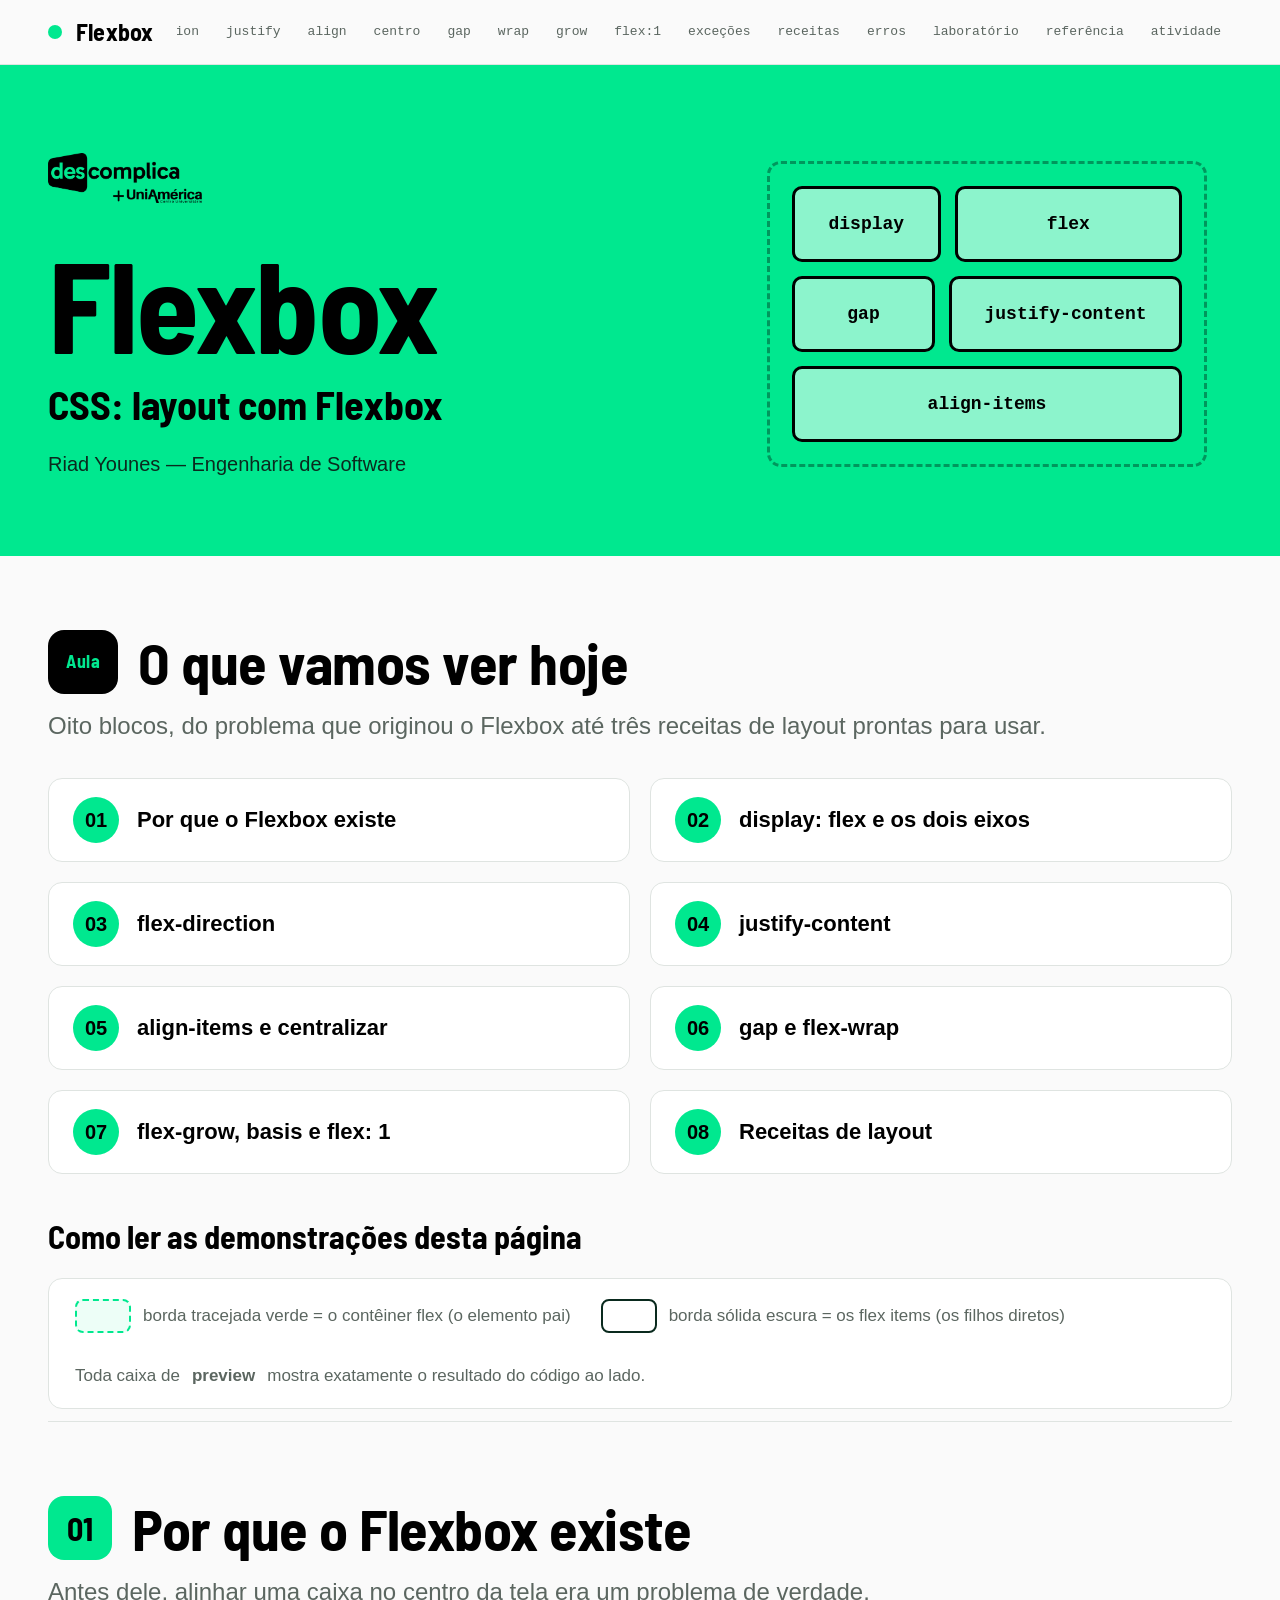
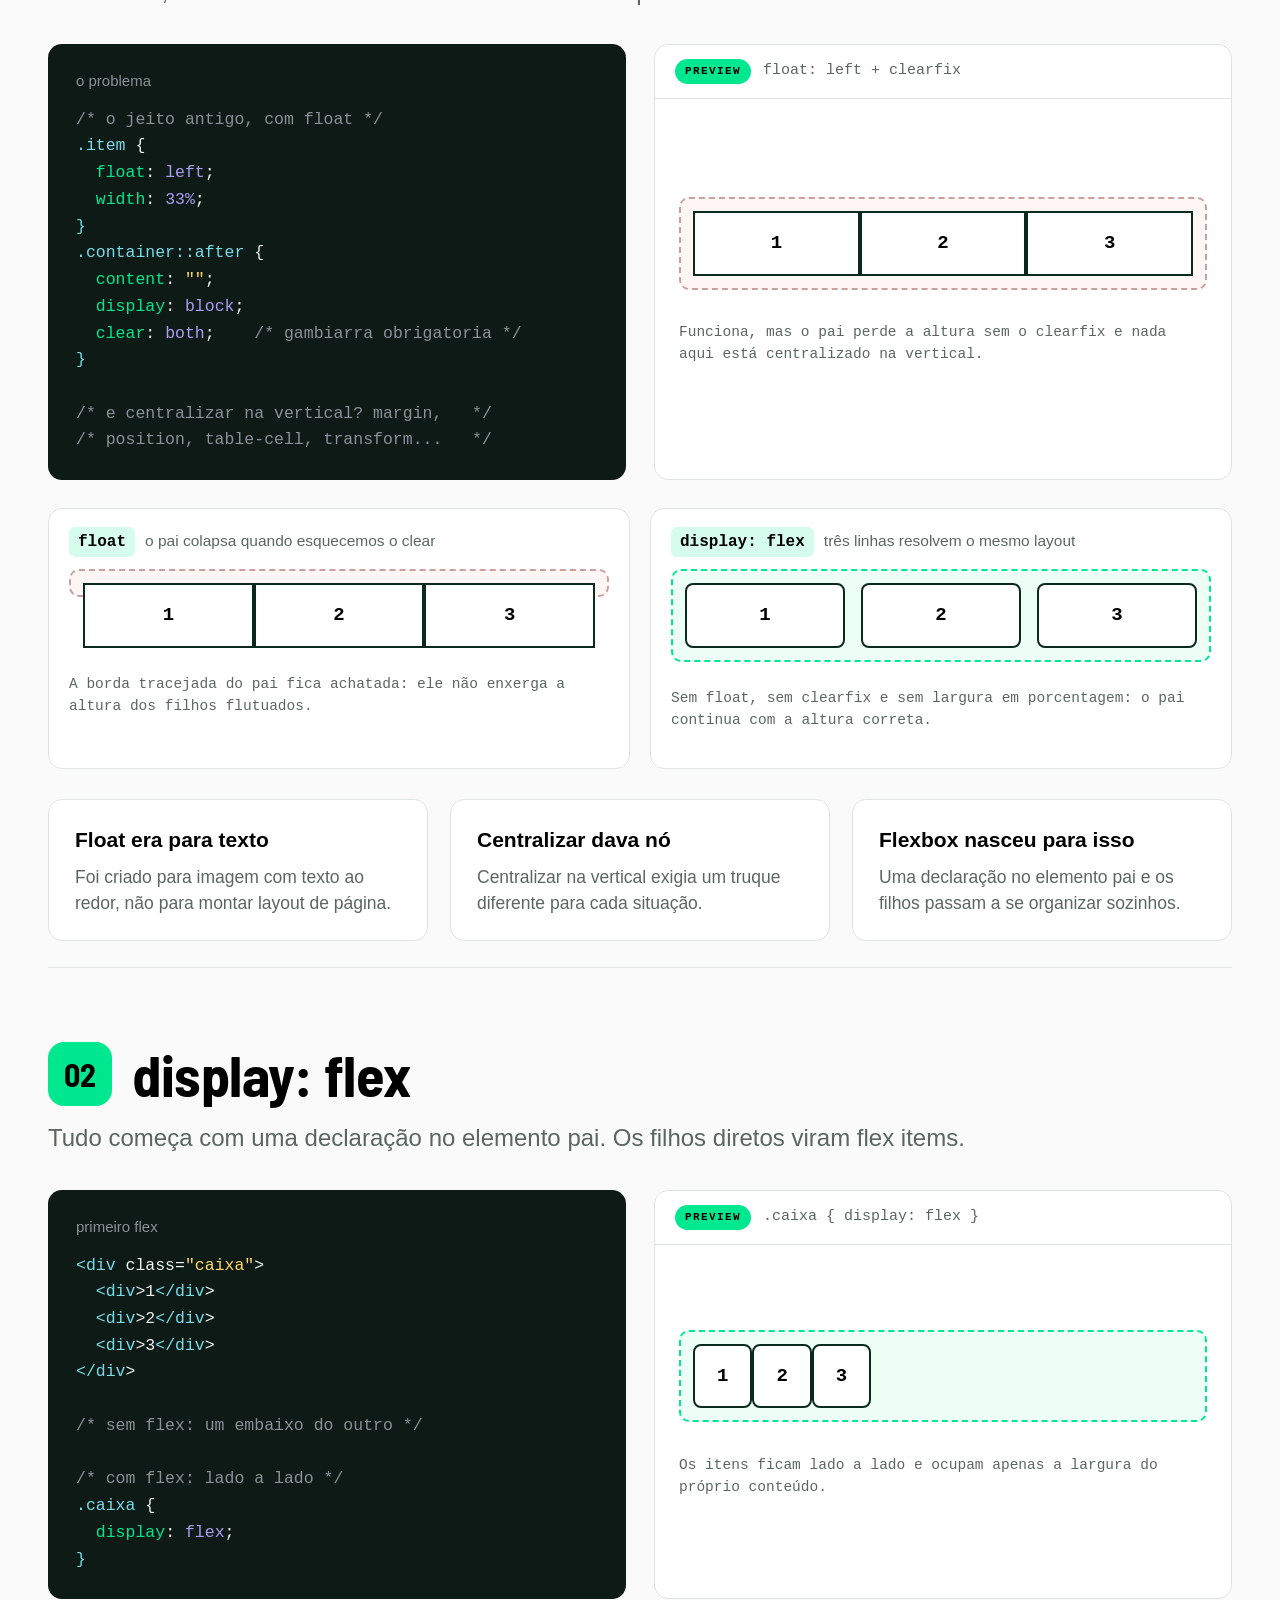
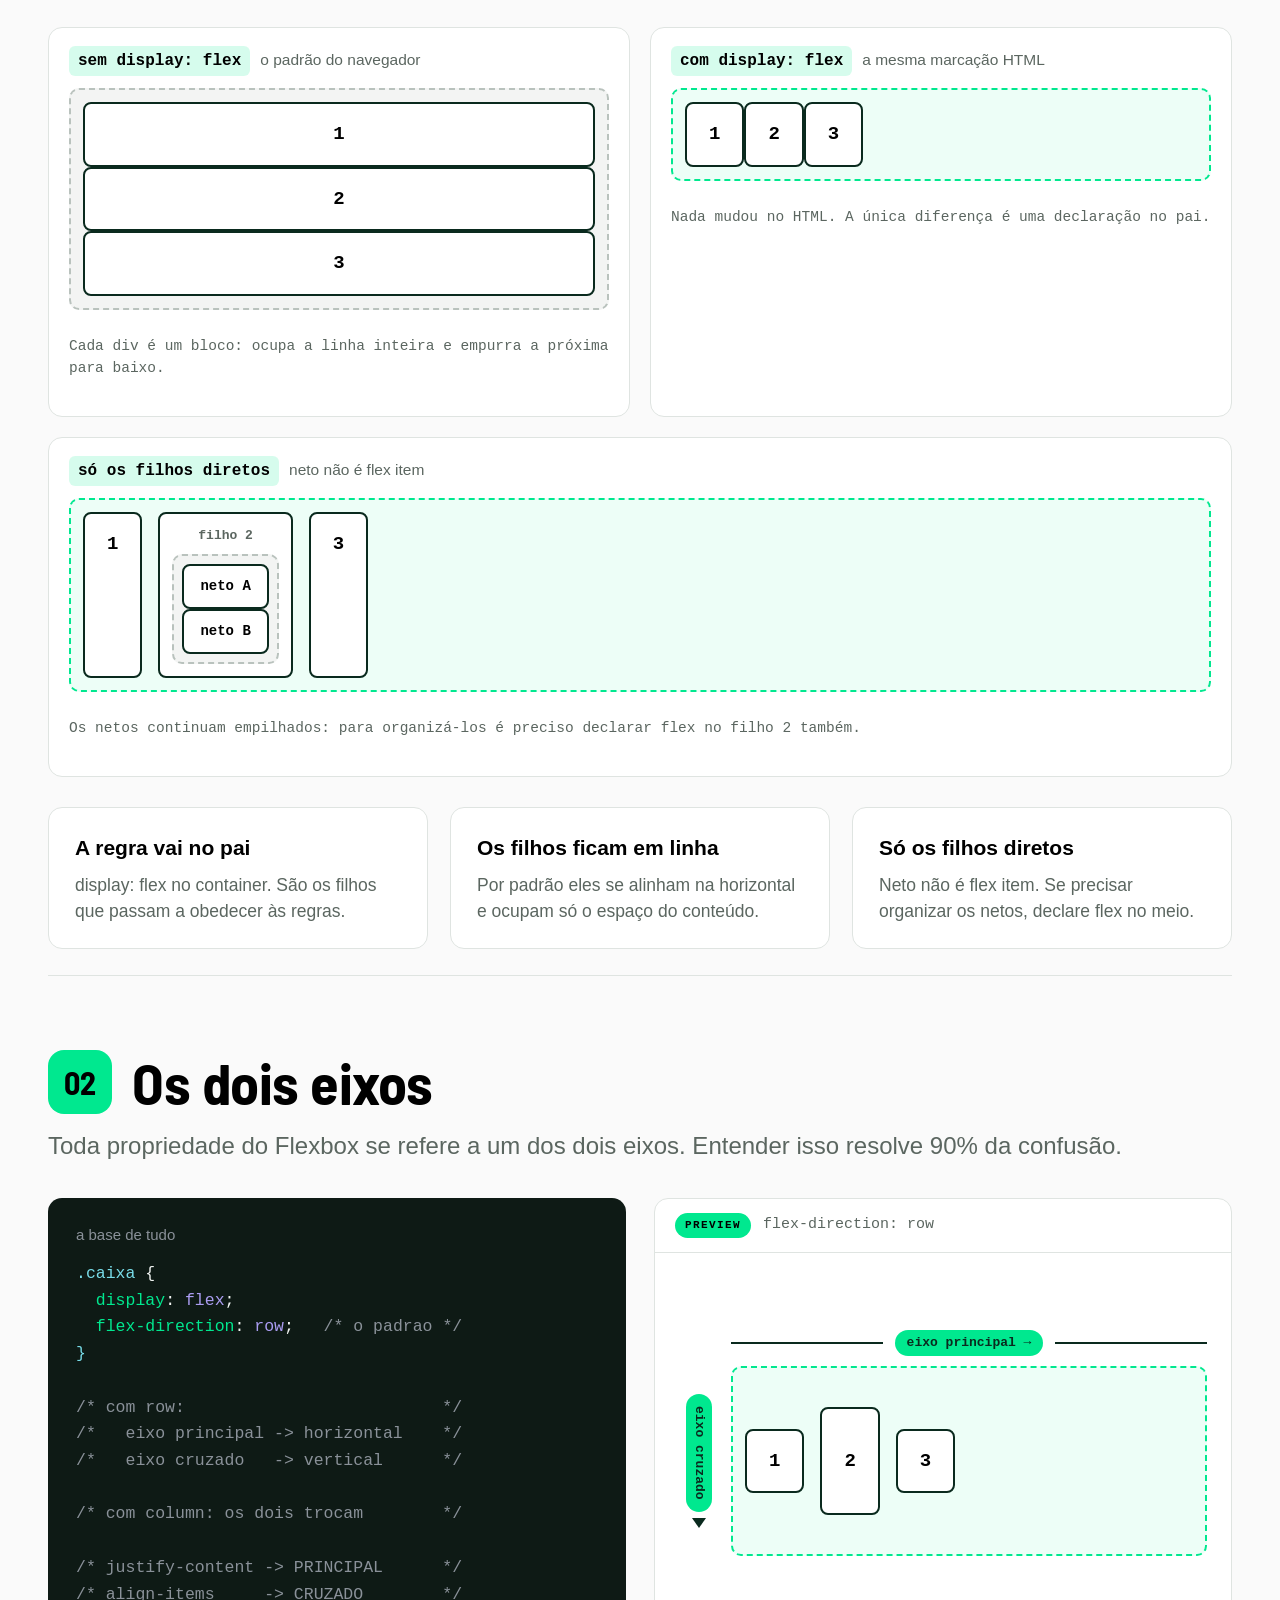
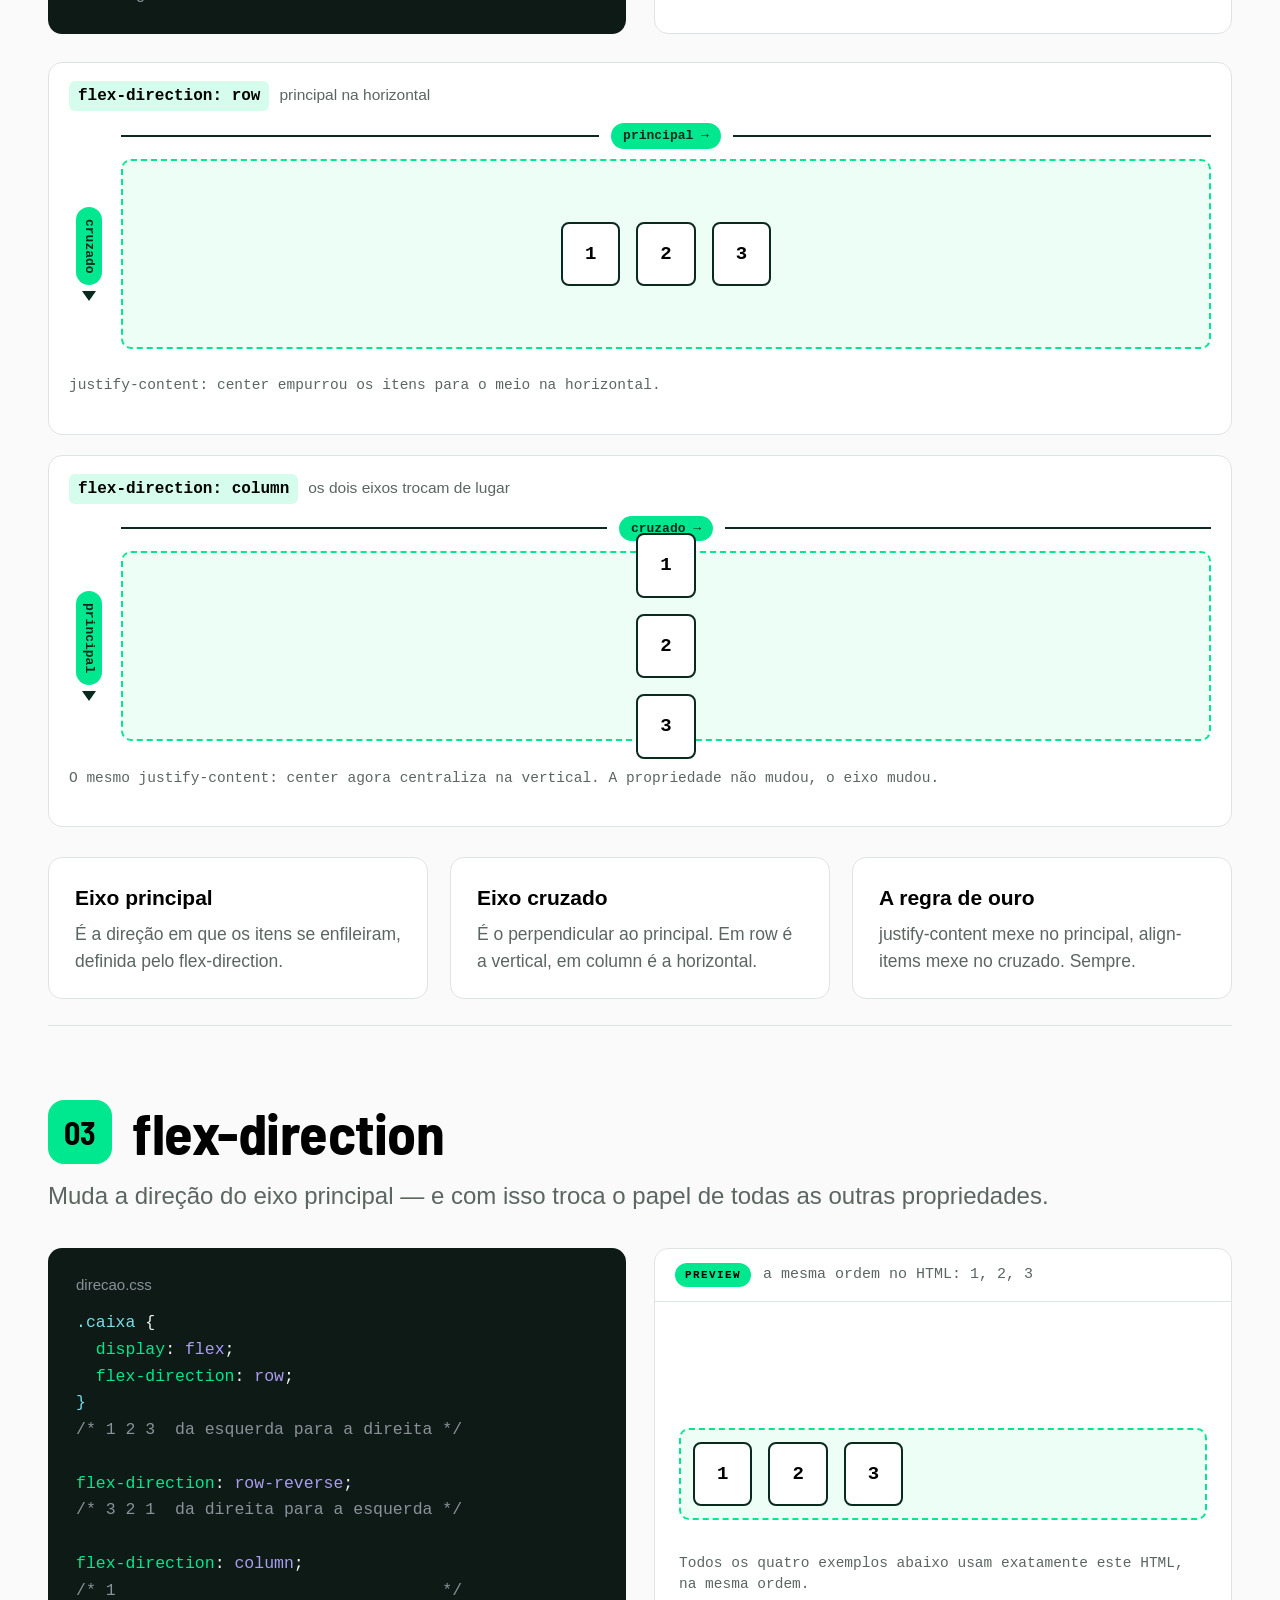
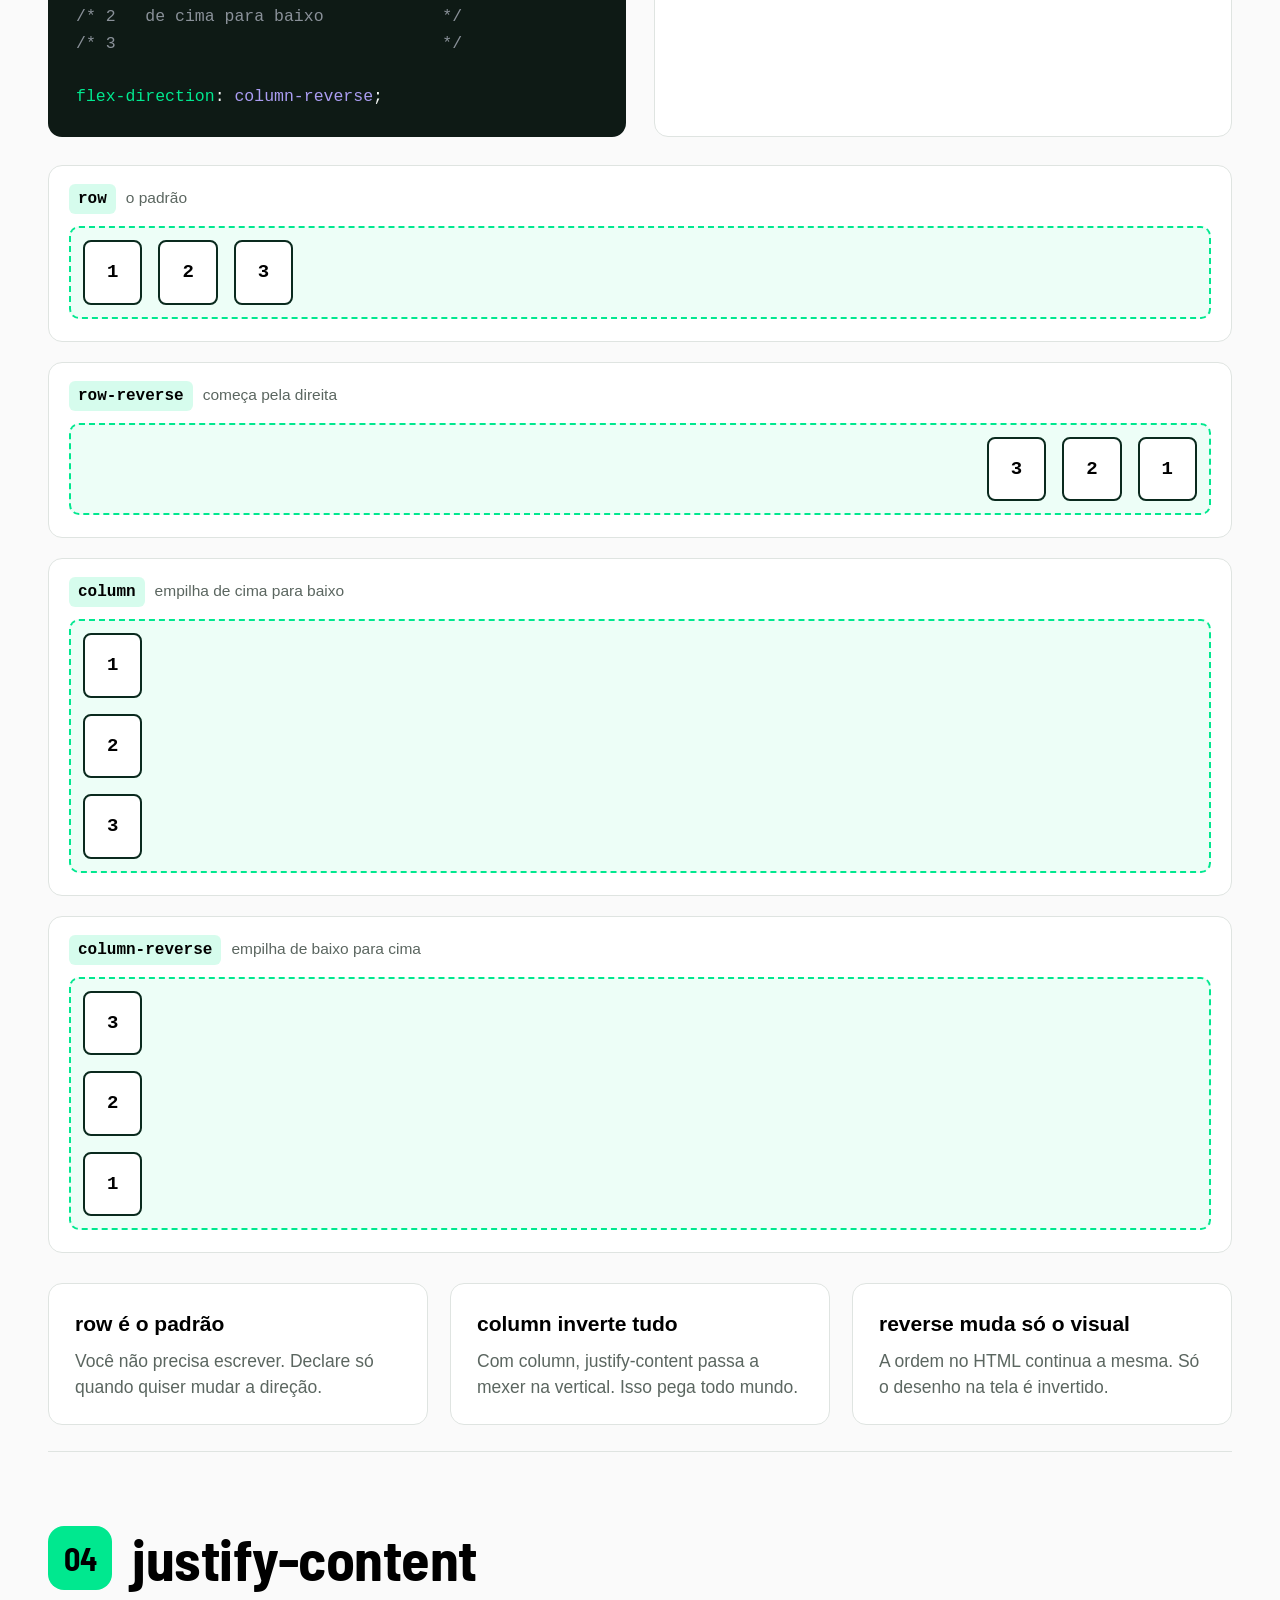
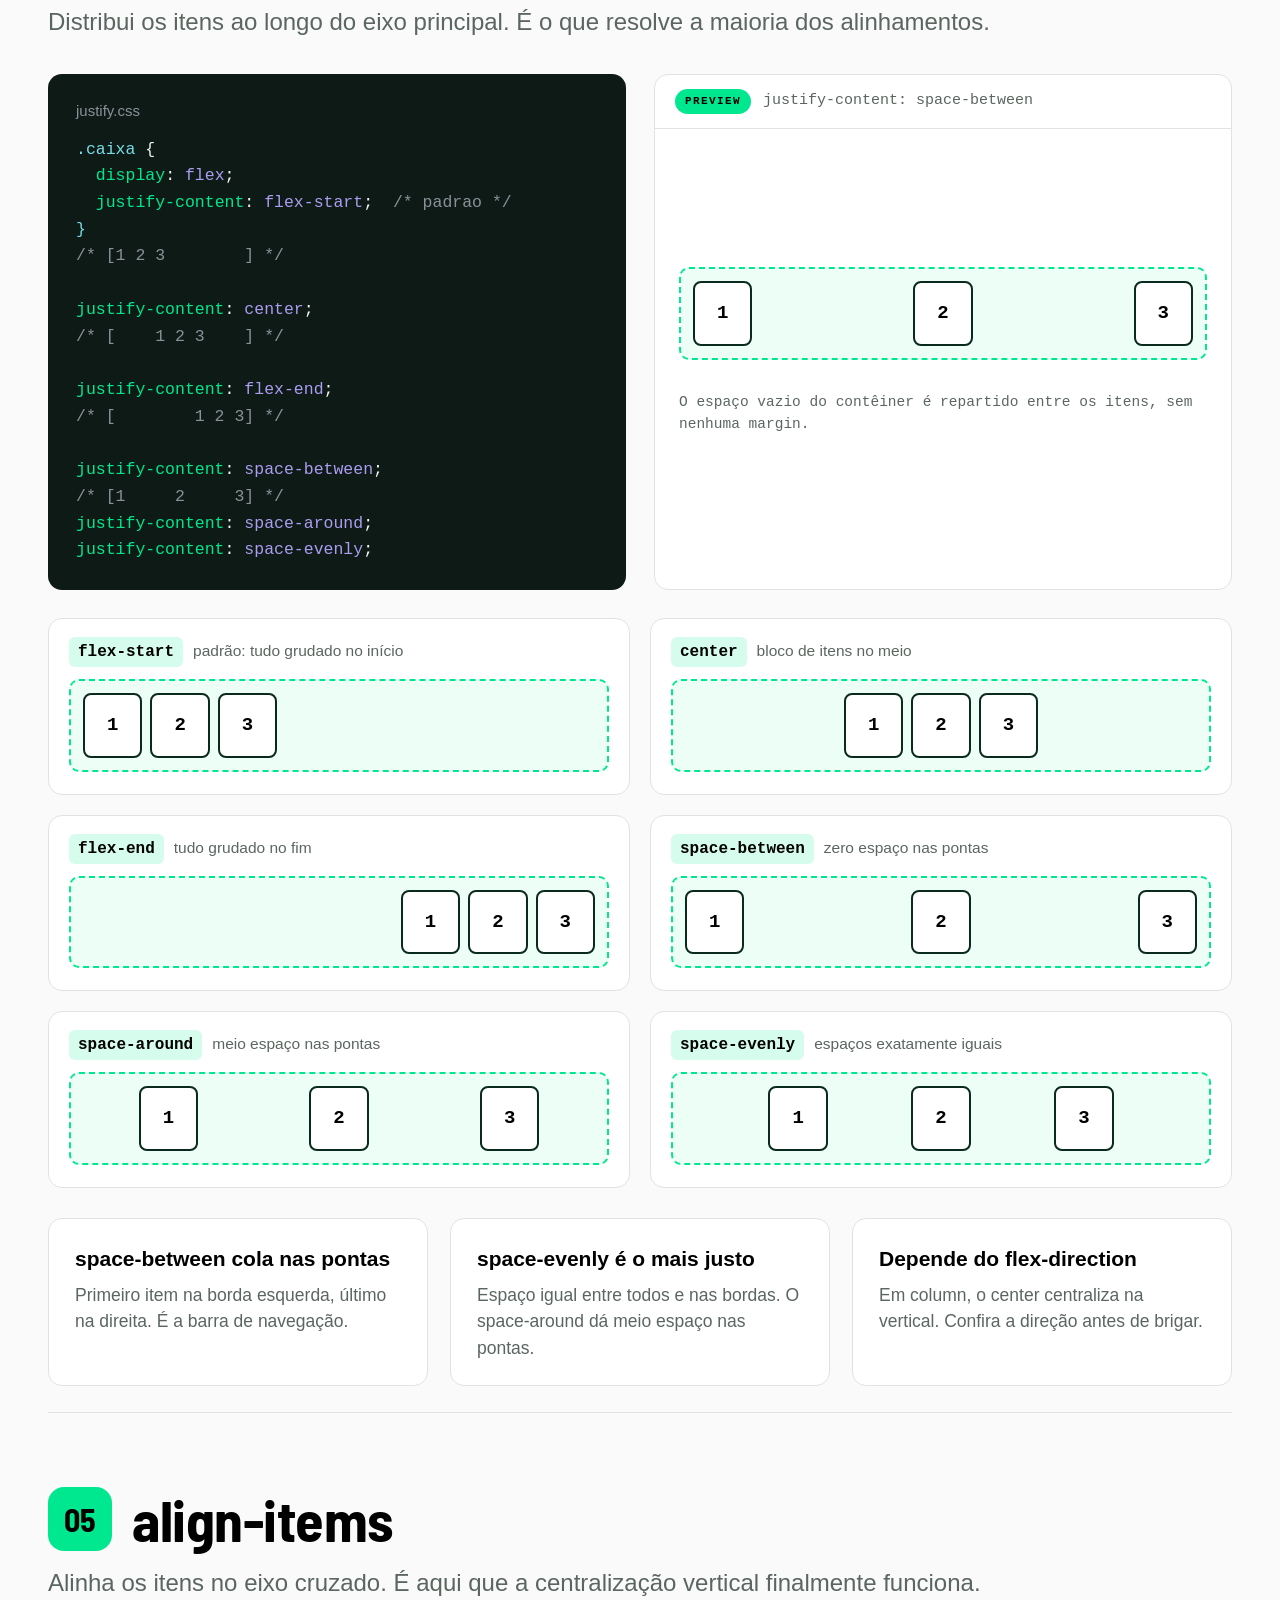
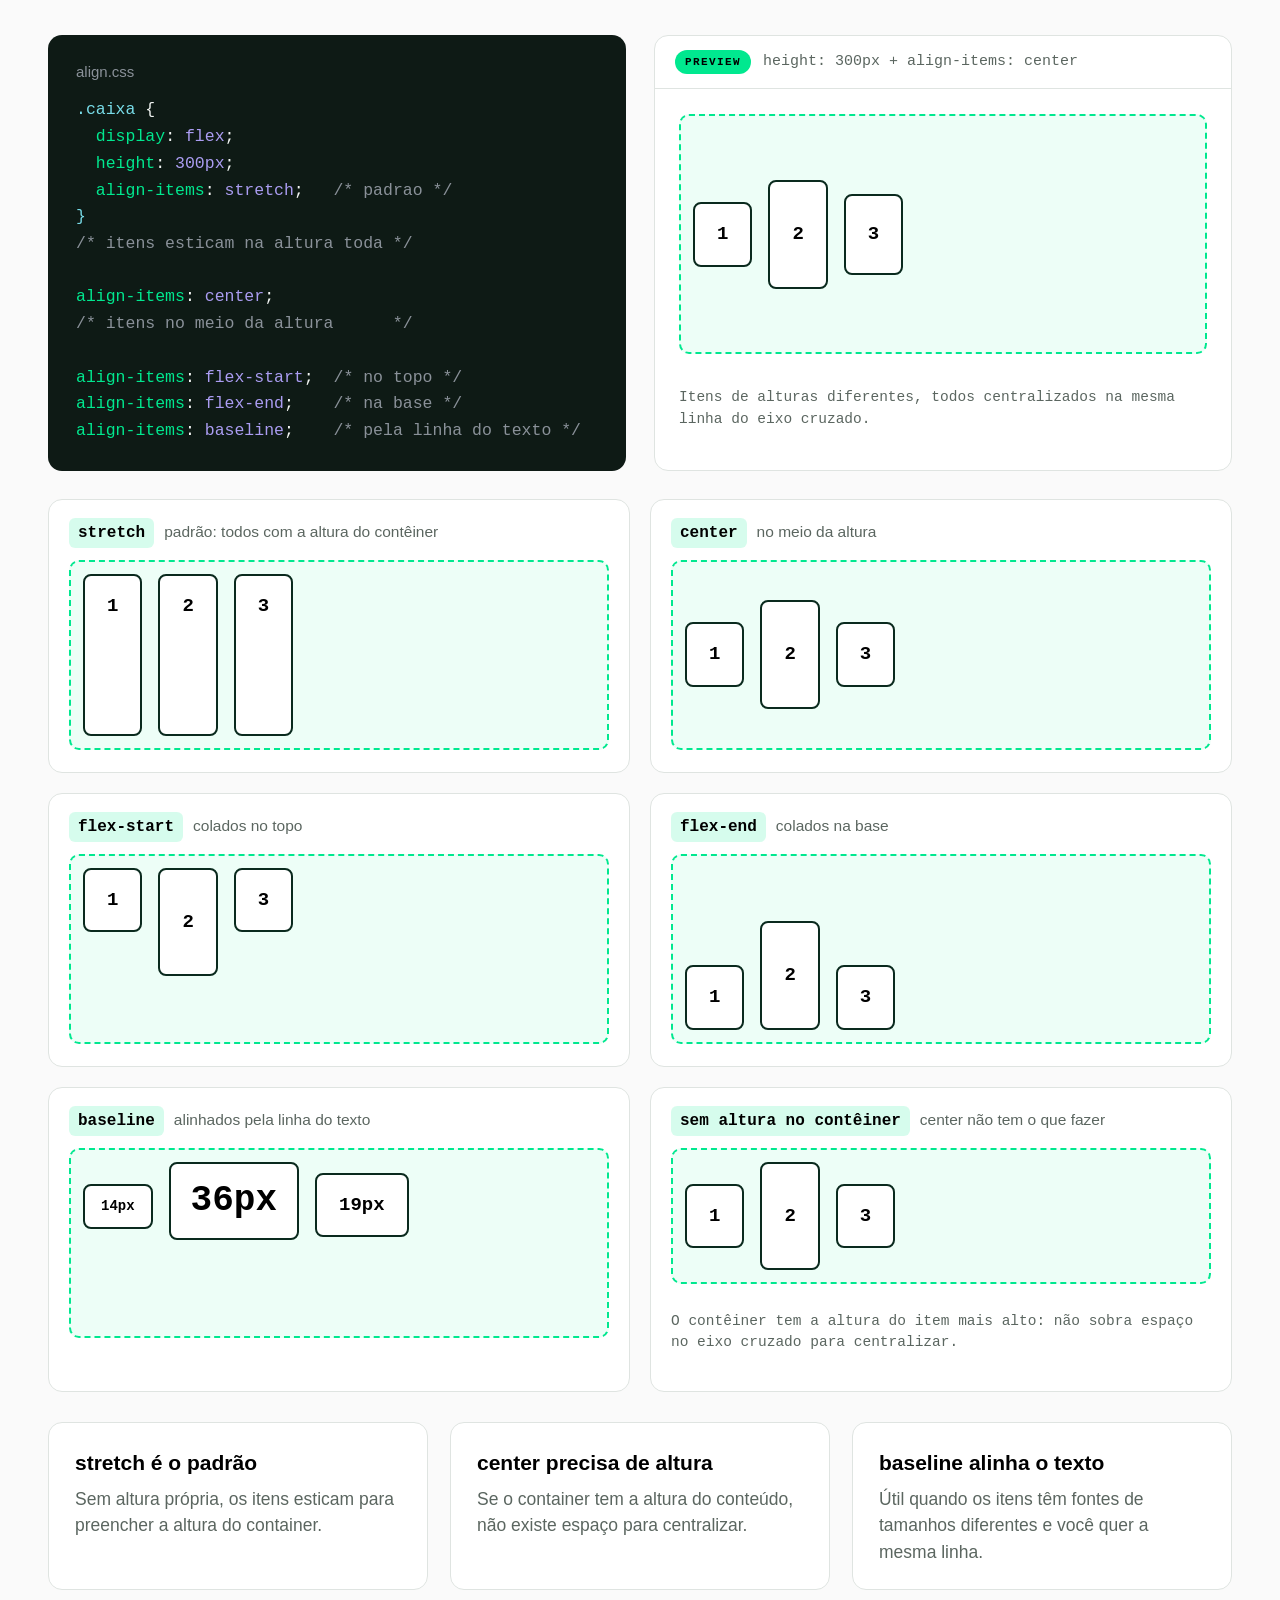
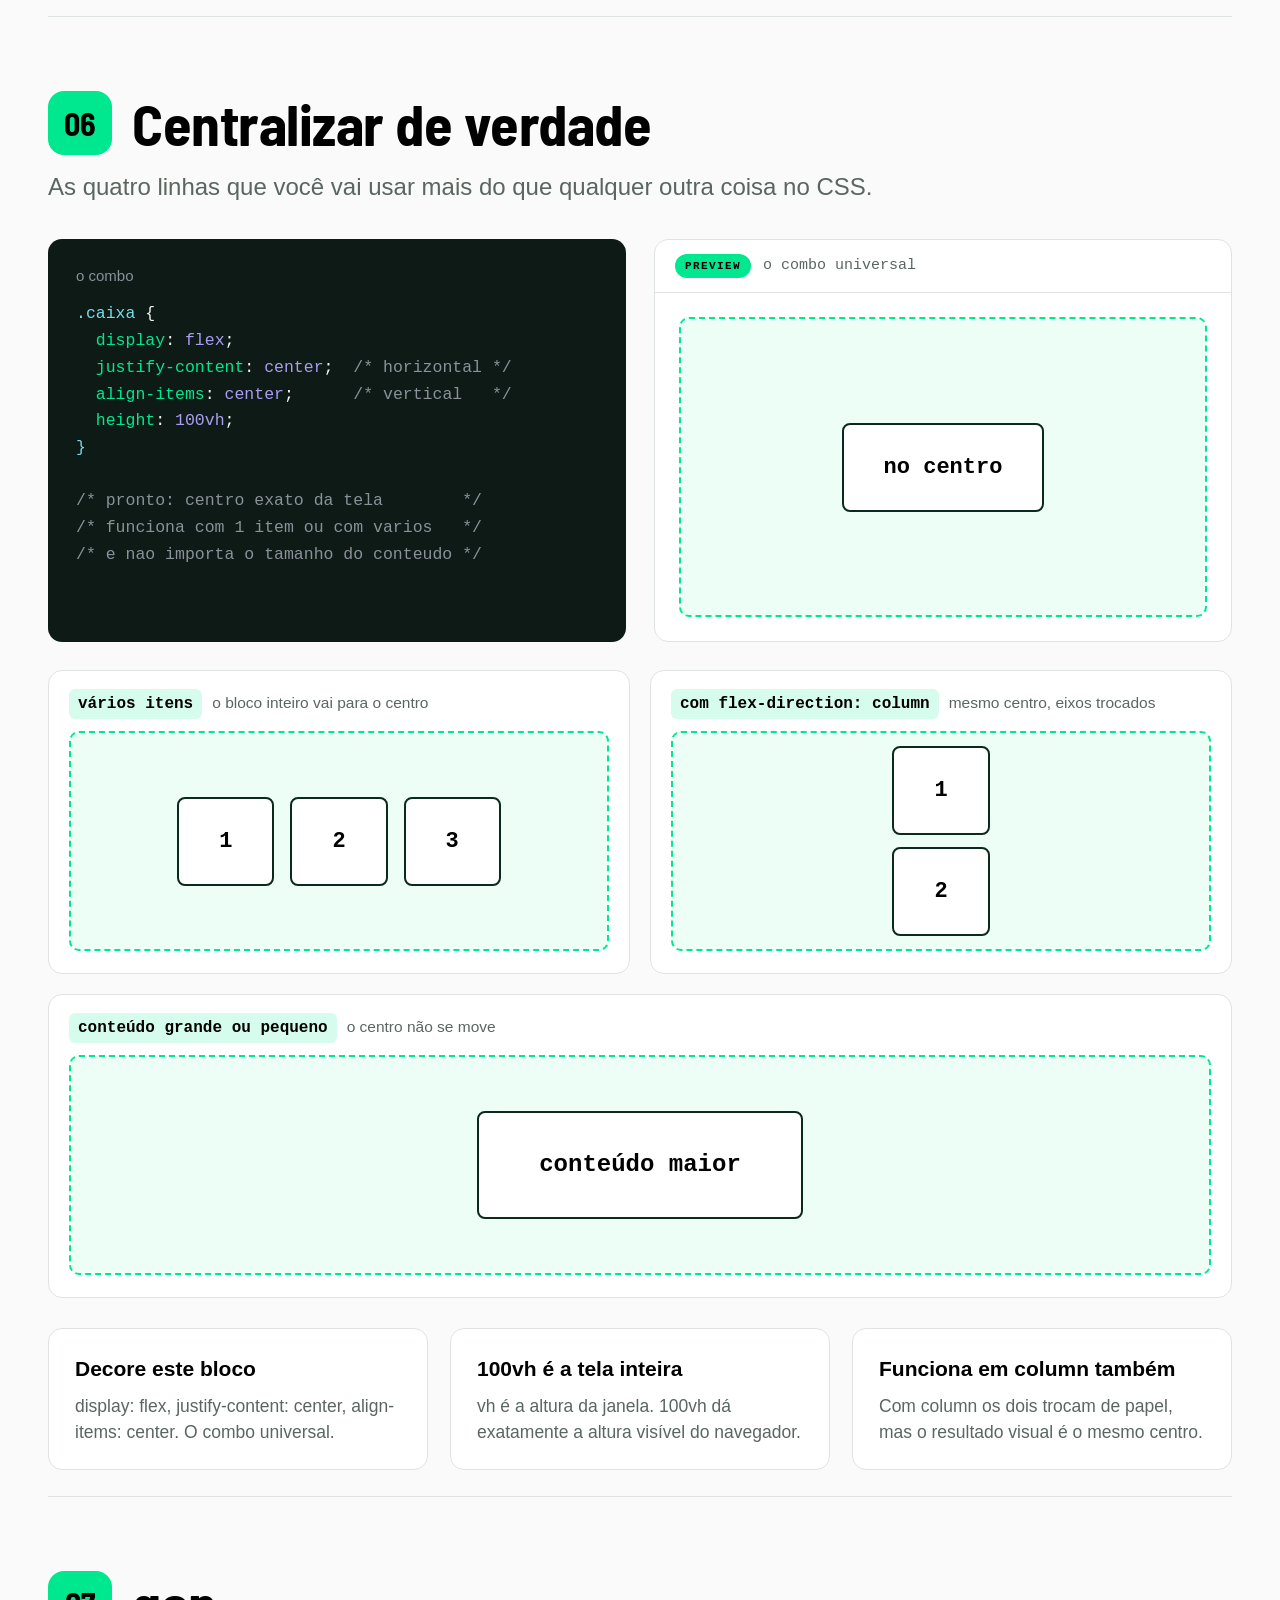
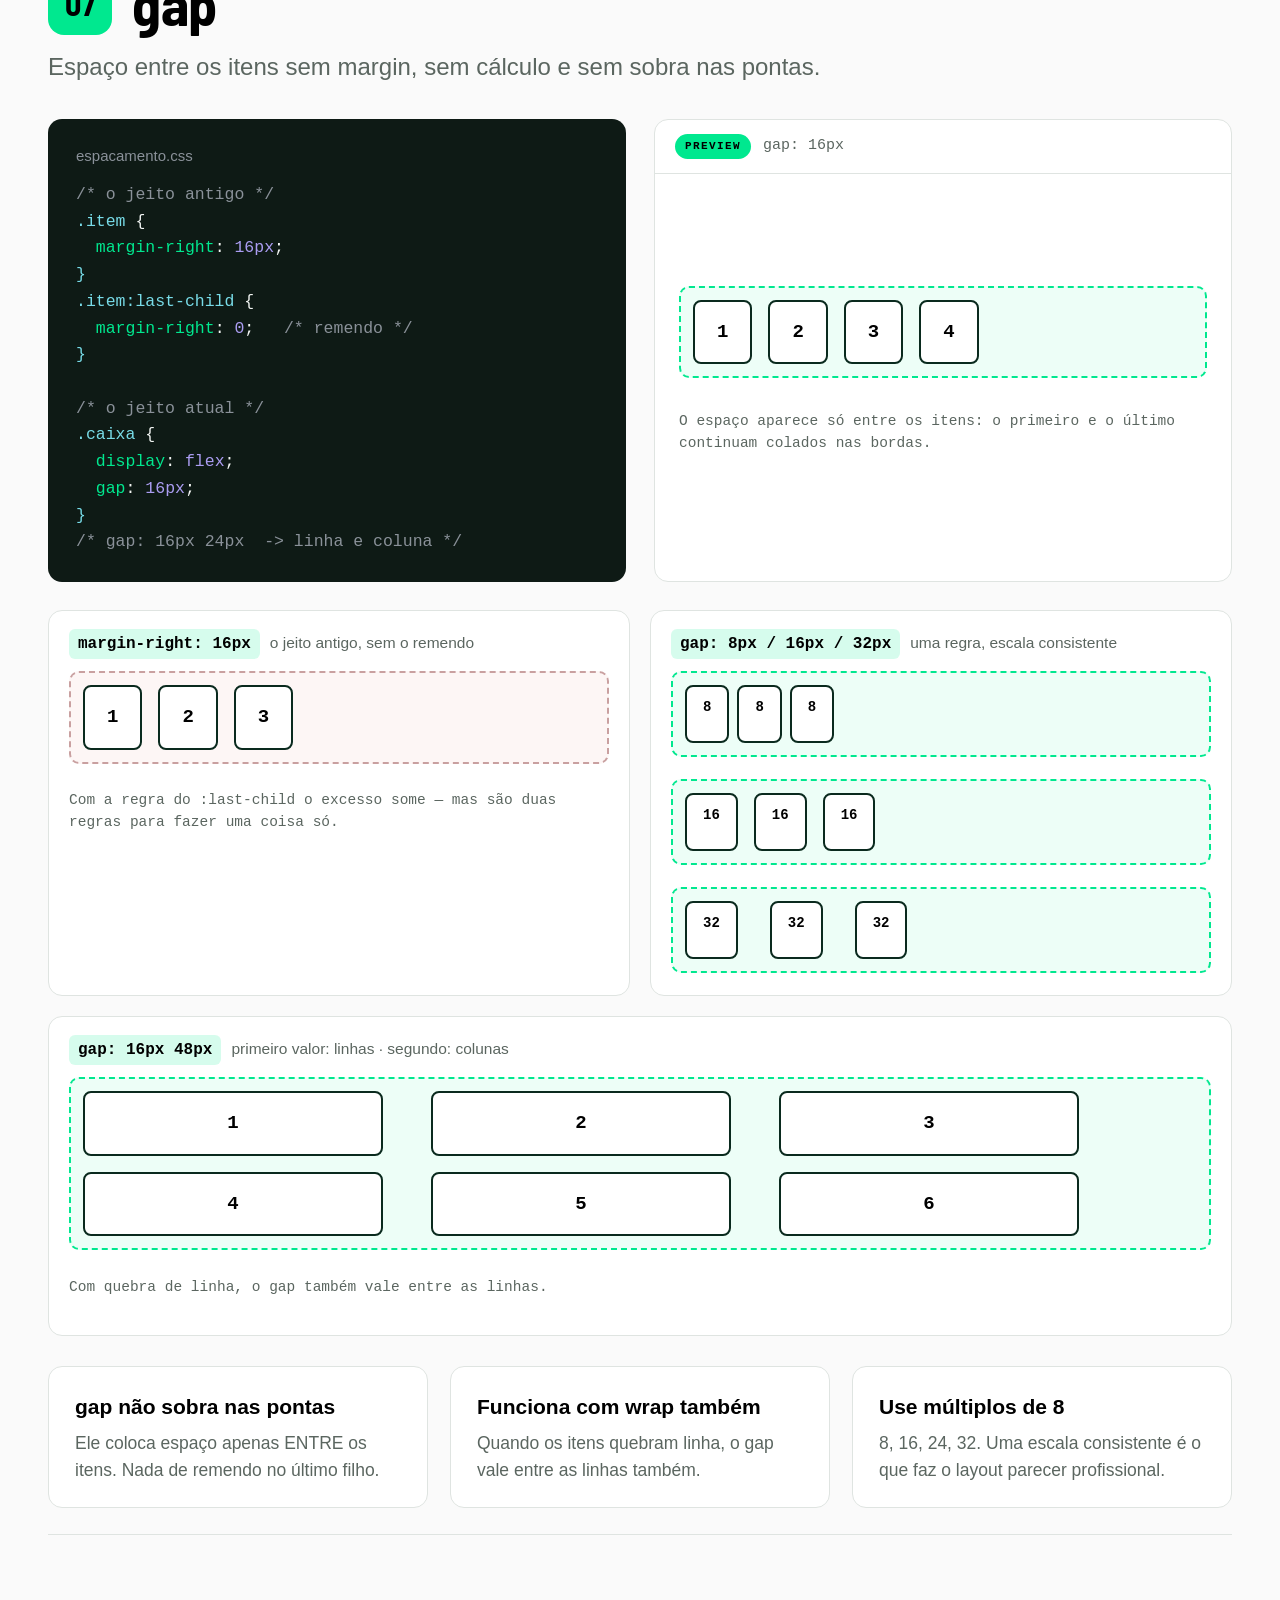
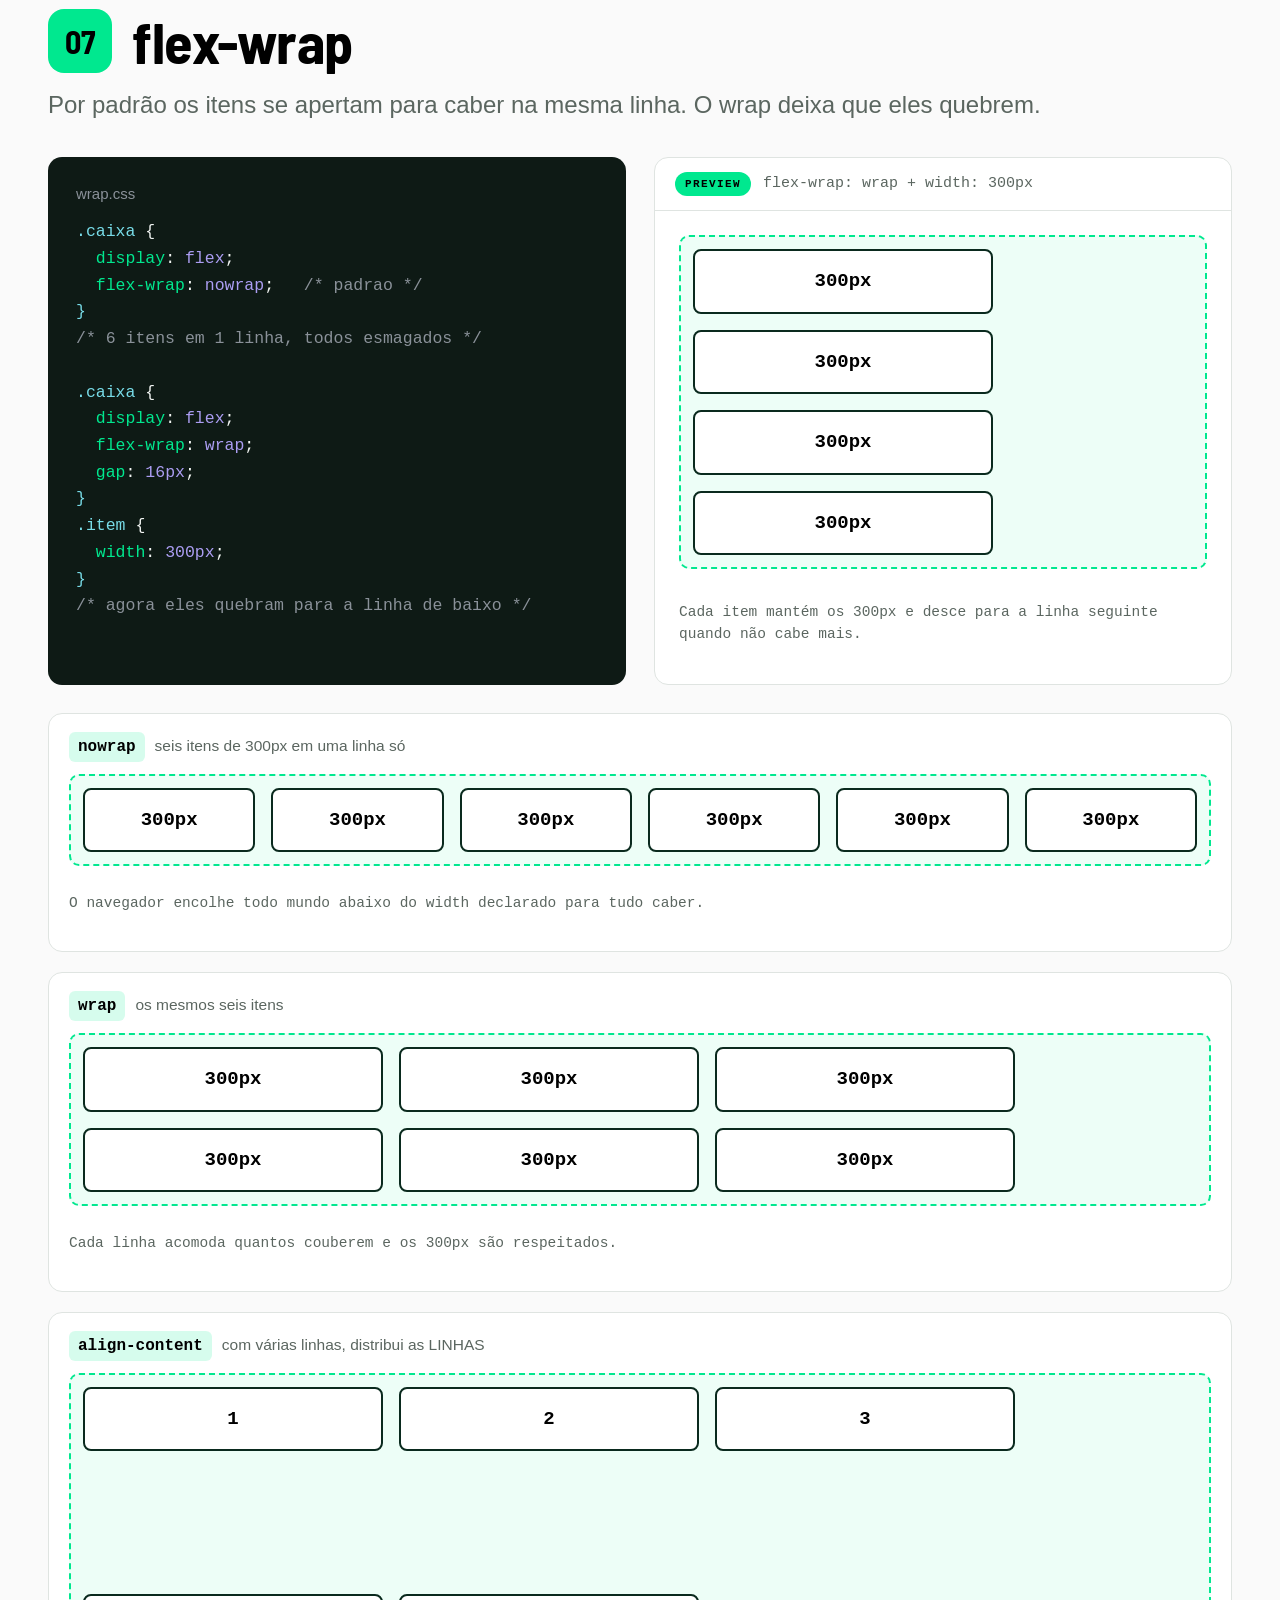
<file: exemplos/aula-flexbox/index.html>
<!DOCTYPE html>
<html lang="pt-BR">
<head>
<meta charset="UTF-8">
<meta name="viewport" content="width=device-width, initial-scale=1">
<title>Flexbox — CSS: layout com Flexbox</title>
<link rel="preconnect" href="https://fonts.googleapis.com">
<link rel="preconnect" href="https://fonts.gstatic.com" crossorigin>
<link href="https://fonts.googleapis.com/css2?family=Barlow+Semi+Condensed:wght@600;700&display=swap" rel="stylesheet">
<link rel="stylesheet" href="css/estilo.css">
<link rel="stylesheet" href="css/demos.css">
</head>
<body>

<!-- ============================ BARRA ============================ -->
<div class="barra">
  <div class="barra-interna">
    <a class="barra-marca" href="#roteiro"><span class="ponto"></span> Flexbox</a>
    <nav class="barra-menu">
      <a href="#porque">por que</a>
      <a href="#display-flex">display:flex</a>
      <a href="#eixos">eixos</a>
      <a href="#direction">direction</a>
      <a href="#justify">justify</a>
      <a href="#align">align</a>
      <a href="#centralizar">centro</a>
      <a href="#gap">gap</a>
      <a href="#wrap">wrap</a>
      <a href="#grow">grow</a>
      <a href="#flex1">flex:1</a>
      <a href="#excecoes">exceções</a>
      <a href="#navbar">receitas</a>
      <a href="#erros">erros</a>
      <a href="#lab">laboratório</a>
      <a href="#referencia">referência</a>
      <a href="#atividade">atividade</a>
    </nav>
  </div>
  <div class="progresso"></div>
</div>

<!-- ============================ CAPA ============================ -->
<header class="capa">
  <div class="capa-interna">
    <div class="capa-texto">
      <img class="capa-logo" src="img/logo.png" alt="Descomplica + UniAmérica">
      <h1>Flexbox</h1>
      <p>CSS: layout com Flexbox</p>
      <p class="assinatura">Riad Younes — Engenharia de Software</p>
    </div>
    <div class="capa-arte">
      <div class="mosaico">
        <span>display</span>
        <span>flex</span>
        <span>gap</span>
        <span>justify-content</span>
        <span>align-items</span>
      </div>
    </div>
  </div>
</header>

<main class="container">

  <!-- ======================= ROTEIRO ======================= -->
  <section class="secao" id="roteiro" style="border-top:none">
    <div class="secao-topo">
      <span class="badge badge--escuro">Aula</span>
      <h2 class="secao-titulo">O que vamos ver hoje</h2>
    </div>
    <p class="secao-lead">Oito blocos, do problema que originou o Flexbox até três receitas de layout prontas para usar.</p>

    <div class="roteiro">
      <a href="#porque"><span class="num">01</span><span class="rotulo">Por que o Flexbox existe</span></a>
      <a href="#display-flex"><span class="num">02</span><span class="rotulo">display: flex e os dois eixos</span></a>
      <a href="#direction"><span class="num">03</span><span class="rotulo">flex-direction</span></a>
      <a href="#justify"><span class="num">04</span><span class="rotulo">justify-content</span></a>
      <a href="#align"><span class="num">05</span><span class="rotulo">align-items e centralizar</span></a>
      <a href="#gap"><span class="num">06</span><span class="rotulo">gap e flex-wrap</span></a>
      <a href="#grow"><span class="num">07</span><span class="rotulo">flex-grow, basis e flex: 1</span></a>
      <a href="#navbar"><span class="num">08</span><span class="rotulo">Receitas de layout</span></a>
    </div>

    <h3 class="sub-titulo">Como ler as demonstrações desta página</h3>
    <div class="legenda">
      <div class="legenda-item"><span class="amostra amostra--cx"></span> borda tracejada verde = o contêiner flex (o elemento pai)</div>
      <div class="legenda-item"><span class="amostra amostra--it"></span> borda sólida escura = os flex items (os filhos diretos)</div>
      <div class="legenda-item">Toda caixa de <b>preview</b> mostra exatamente o resultado do código ao lado.</div>
    </div>
  </section>

  <!-- ======================= 01 POR QUE ======================= -->
  <section class="secao" id="porque">
    <div class="secao-topo">
      <span class="badge">01</span>
      <h2 class="secao-titulo">Por que o Flexbox existe</h2>
    </div>
    <p class="secao-lead">Antes dele, alinhar uma caixa no centro da tela era um problema de verdade.</p>

    <div class="dupla">
      <figure class="painel-codigo">
        <figcaption>o problema</figcaption>
<pre class="codigo">/* o jeito antigo, com float */
.item {
  float: left;
  width: 33%;
}
.container::after {
  content: "";
  display: block;
  clear: both;    /* gambiarra obrigatoria */
}

/* e centralizar na vertical? margin,   */
/* position, table-cell, transform...   */</pre>
      </figure>

      <div class="preview">
        <div class="preview-topo"><span class="preview-selo">preview</span><code>float: left + clearfix</code></div>
        <div class="preview-corpo">
          <div class="float-cx">
            <div class="it">1</div>
            <div class="it">2</div>
            <div class="it">3</div>
          </div>
          <p class="nota-demo">Funciona, mas o pai perde a altura sem o clearfix e nada aqui está centralizado na vertical.</p>
        </div>
      </div>
    </div>

    <div class="galeria">
      <div class="mini">
        <div class="mini-titulo"><code>float</code><span>o pai colapsa quando esquecemos o clear</span></div>
        <div>
          <div class="float-quebrado">
            <div class="it">1</div>
            <div class="it">2</div>
            <div class="it">3</div>
          </div>
        </div>
        <p class="nota-demo">A borda tracejada do pai fica achatada: ele não enxerga a altura dos filhos flutuados.</p>
      </div>
      <div class="mini">
        <div class="mini-titulo"><code>display: flex</code><span>três linhas resolvem o mesmo layout</span></div>
        <div class="cx g-16">
          <div class="it it--flex1">1</div>
          <div class="it it--flex1">2</div>
          <div class="it it--flex1">3</div>
        </div>
        <p class="nota-demo">Sem float, sem clearfix e sem largura em porcentagem: o pai continua com a altura correta.</p>
      </div>
    </div>

    <div class="cartoes">
      <article class="cartao"><h3>Float era para texto</h3><p>Foi criado para imagem com texto ao redor, não para montar layout de página.</p></article>
      <article class="cartao"><h3>Centralizar dava nó</h3><p>Centralizar na vertical exigia um truque diferente para cada situação.</p></article>
      <article class="cartao"><h3>Flexbox nasceu para isso</h3><p>Uma declaração no elemento pai e os filhos passam a se organizar sozinhos.</p></article>
    </div>
  </section>

  <!-- ======================= 02 DISPLAY FLEX ======================= -->
  <section class="secao" id="display-flex">
    <div class="secao-topo">
      <span class="badge">02</span>
      <h2 class="secao-titulo">display: flex</h2>
    </div>
    <p class="secao-lead">Tudo começa com uma declaração no elemento pai. Os filhos diretos viram flex items.</p>

    <div class="dupla">
      <figure class="painel-codigo">
        <figcaption>primeiro flex</figcaption>
<pre class="codigo">&lt;div class="caixa"&gt;
  &lt;div&gt;1&lt;/div&gt;
  &lt;div&gt;2&lt;/div&gt;
  &lt;div&gt;3&lt;/div&gt;
&lt;/div&gt;

/* sem flex: um embaixo do outro */

/* com flex: lado a lado */
.caixa {
  display: flex;
}</pre>
      </figure>

      <div class="preview">
        <div class="preview-topo"><span class="preview-selo">preview</span><code>.caixa { display: flex }</code></div>
        <div class="preview-corpo">
          <div class="cx">
            <div class="it">1</div>
            <div class="it">2</div>
            <div class="it">3</div>
          </div>
          <p class="nota-demo">Os itens ficam lado a lado e ocupam apenas a largura do próprio conteúdo.</p>
        </div>
      </div>
    </div>

    <div class="galeria">
      <div class="mini">
        <div class="mini-titulo"><code>sem display: flex</code><span>o padrão do navegador</span></div>
        <div class="bloco">
          <div class="it">1</div>
          <div class="it">2</div>
          <div class="it">3</div>
        </div>
        <p class="nota-demo">Cada div é um bloco: ocupa a linha inteira e empurra a próxima para baixo.</p>
      </div>
      <div class="mini">
        <div class="mini-titulo"><code>com display: flex</code><span>a mesma marcação HTML</span></div>
        <div class="cx">
          <div class="it">1</div>
          <div class="it">2</div>
          <div class="it">3</div>
        </div>
        <p class="nota-demo">Nada mudou no HTML. A única diferença é uma declaração no pai.</p>
      </div>
      <div class="mini">
        <div class="mini-titulo"><code>só os filhos diretos</code><span>neto não é flex item</span></div>
        <div class="cx g-16">
          <div class="it">1</div>
          <div class="it" style="padding:12px">
            <div style="font-size:13px;color:#5B6660;margin-bottom:8px">filho 2</div>
            <div class="bloco" style="padding:8px">
              <div class="it it--pequeno">neto A</div>
              <div class="it it--pequeno">neto B</div>
            </div>
          </div>
          <div class="it">3</div>
        </div>
        <p class="nota-demo">Os netos continuam empilhados: para organizá-los é preciso declarar flex no filho 2 também.</p>
      </div>
    </div>

    <div class="cartoes">
      <article class="cartao"><h3>A regra vai no pai</h3><p>display: flex no container. São os filhos que passam a obedecer às regras.</p></article>
      <article class="cartao"><h3>Os filhos ficam em linha</h3><p>Por padrão eles se alinham na horizontal e ocupam só o espaço do conteúdo.</p></article>
      <article class="cartao"><h3>Só os filhos diretos</h3><p>Neto não é flex item. Se precisar organizar os netos, declare flex no meio.</p></article>
    </div>
  </section>

  <!-- ======================= 02 EIXOS ======================= -->
  <section class="secao" id="eixos">
    <div class="secao-topo">
      <span class="badge">02</span>
      <h2 class="secao-titulo">Os dois eixos</h2>
    </div>
    <p class="secao-lead">Toda propriedade do Flexbox se refere a um dos dois eixos. Entender isso resolve 90% da confusão.</p>

    <div class="dupla">
      <figure class="painel-codigo">
        <figcaption>a base de tudo</figcaption>
<pre class="codigo">.caixa {
  display: flex;
  flex-direction: row;   /* o padrao */
}

/* com row:                          */
/*   eixo principal -> horizontal    */
/*   eixo cruzado   -> vertical      */

/* com column: os dois trocam        */

/* justify-content -> PRINCIPAL      */
/* align-items     -> CRUZADO        */</pre>
      </figure>

      <div class="preview">
        <div class="preview-topo"><span class="preview-selo">preview</span><code>flex-direction: row</code></div>
        <div class="preview-corpo">
          <div class="eixos">
            <div class="eixos-topo">
              <span class="eixo-barra"></span>
              <span class="eixo-pill">eixo principal →</span>
              <span class="eixo-barra"></span>
            </div>
            <div class="eixos-linha">
              <div class="eixos-lado"><span>eixo cruzado</span><b aria-hidden="true"></b></div>
              <div class="eixos-corpo">
                <div class="cx g-16 a-center h-190">
                  <div class="it">1</div>
                  <div class="it it--alto">2</div>
                  <div class="it">3</div>
                </div>
              </div>
            </div>
          </div>
        </div>
      </div>
    </div>

    <div class="galeria galeria--largo">
      <div class="mini">
        <div class="mini-titulo"><code>flex-direction: row</code><span>principal na horizontal</span></div>
        <div class="eixos">
          <div class="eixos-topo">
            <span class="eixo-barra"></span>
            <span class="eixo-pill">principal →</span>
            <span class="eixo-barra"></span>
          </div>
          <div class="eixos-linha">
            <div class="eixos-lado"><span>cruzado</span><b aria-hidden="true"></b></div>
            <div class="eixos-corpo">
              <div class="cx g-16 j-center a-center h-190">
                <div class="it">1</div>
                <div class="it">2</div>
                <div class="it">3</div>
              </div>
            </div>
          </div>
        </div>
        <p class="nota-demo">justify-content: center empurrou os itens para o meio na horizontal.</p>
      </div>

      <div class="mini">
        <div class="mini-titulo"><code>flex-direction: column</code><span>os dois eixos trocam de lugar</span></div>
        <div class="eixos">
          <div class="eixos-topo">
            <span class="eixo-barra"></span>
            <span class="eixo-pill">cruzado →</span>
            <span class="eixo-barra"></span>
          </div>
          <div class="eixos-linha">
            <div class="eixos-lado"><span>principal</span><b aria-hidden="true"></b></div>
            <div class="eixos-corpo">
              <div class="cx d-col g-16 j-center a-center h-190">
                <div class="it">1</div>
                <div class="it">2</div>
                <div class="it">3</div>
              </div>
            </div>
          </div>
        </div>
        <p class="nota-demo">O mesmo justify-content: center agora centraliza na vertical. A propriedade não mudou, o eixo mudou.</p>
      </div>
    </div>

    <div class="cartoes">
      <article class="cartao"><h3>Eixo principal</h3><p>É a direção em que os itens se enfileiram, definida pelo flex-direction.</p></article>
      <article class="cartao"><h3>Eixo cruzado</h3><p>É o perpendicular ao principal. Em row é a vertical, em column é a horizontal.</p></article>
      <article class="cartao"><h3>A regra de ouro</h3><p>justify-content mexe no principal, align-items mexe no cruzado. Sempre.</p></article>
    </div>
  </section>

  <!-- ======================= 03 FLEX-DIRECTION ======================= -->
  <section class="secao" id="direction">
    <div class="secao-topo">
      <span class="badge">03</span>
      <h2 class="secao-titulo">flex-direction</h2>
    </div>
    <p class="secao-lead">Muda a direção do eixo principal — e com isso troca o papel de todas as outras propriedades.</p>

    <div class="dupla">
      <figure class="painel-codigo">
        <figcaption>direcao.css</figcaption>
<pre class="codigo">.caixa {
  display: flex;
  flex-direction: row;
}
/* 1 2 3  da esquerda para a direita */

flex-direction: row-reverse;
/* 3 2 1  da direita para a esquerda */

flex-direction: column;
/* 1                                 */
/* 2   de cima para baixo            */
/* 3                                 */

flex-direction: column-reverse;</pre>
      </figure>

      <div class="preview">
        <div class="preview-topo"><span class="preview-selo">preview</span><code>a mesma ordem no HTML: 1, 2, 3</code></div>
        <div class="preview-corpo">
          <div class="cx d-row g-16">
            <div class="it">1</div><div class="it">2</div><div class="it">3</div>
          </div>
          <p class="nota-demo">Todos os quatro exemplos abaixo usam exatamente este HTML, na mesma ordem.</p>
        </div>
      </div>
    </div>

    <div class="galeria galeria--duplo">
      <div class="mini">
        <div class="mini-titulo"><code>row</code><span>o padrão</span></div>
        <div class="cx d-row g-16"><div class="it">1</div><div class="it">2</div><div class="it">3</div></div>
      </div>
      <div class="mini">
        <div class="mini-titulo"><code>row-reverse</code><span>começa pela direita</span></div>
        <div class="cx d-row-rev g-16"><div class="it">1</div><div class="it">2</div><div class="it">3</div></div>
      </div>
      <div class="mini">
        <div class="mini-titulo"><code>column</code><span>empilha de cima para baixo</span></div>
        <div class="cx d-col a-start g-16"><div class="it">1</div><div class="it">2</div><div class="it">3</div></div>
      </div>
      <div class="mini">
        <div class="mini-titulo"><code>column-reverse</code><span>empilha de baixo para cima</span></div>
        <div class="cx d-col-rev a-start g-16"><div class="it">1</div><div class="it">2</div><div class="it">3</div></div>
      </div>
    </div>

    <div class="cartoes">
      <article class="cartao"><h3>row é o padrão</h3><p>Você não precisa escrever. Declare só quando quiser mudar a direção.</p></article>
      <article class="cartao"><h3>column inverte tudo</h3><p>Com column, justify-content passa a mexer na vertical. Isso pega todo mundo.</p></article>
      <article class="cartao"><h3>reverse muda só o visual</h3><p>A ordem no HTML continua a mesma. Só o desenho na tela é invertido.</p></article>
    </div>
  </section>

  <!-- ======================= 04 JUSTIFY-CONTENT ======================= -->
  <section class="secao" id="justify">
    <div class="secao-topo">
      <span class="badge">04</span>
      <h2 class="secao-titulo">justify-content</h2>
    </div>
    <p class="secao-lead">Distribui os itens ao longo do eixo principal. É o que resolve a maioria dos alinhamentos.</p>

    <div class="dupla">
      <figure class="painel-codigo">
        <figcaption>justify.css</figcaption>
<pre class="codigo">.caixa {
  display: flex;
  justify-content: flex-start;  /* padrao */
}
/* [1 2 3        ] */

justify-content: center;
/* [    1 2 3    ] */

justify-content: flex-end;
/* [        1 2 3] */

justify-content: space-between;
/* [1     2     3] */
justify-content: space-around;
justify-content: space-evenly;</pre>
      </figure>

      <div class="preview">
        <div class="preview-topo"><span class="preview-selo">preview</span><code>justify-content: space-between</code></div>
        <div class="preview-corpo">
          <div class="cx j-between">
            <div class="it">1</div><div class="it">2</div><div class="it">3</div>
          </div>
          <p class="nota-demo">O espaço vazio do contêiner é repartido entre os itens, sem nenhuma margin.</p>
        </div>
      </div>
    </div>

    <div class="galeria">
      <div class="mini">
        <div class="mini-titulo"><code>flex-start</code><span>padrão: tudo grudado no início</span></div>
        <div class="cx j-start g-8"><div class="it">1</div><div class="it">2</div><div class="it">3</div></div>
      </div>
      <div class="mini">
        <div class="mini-titulo"><code>center</code><span>bloco de itens no meio</span></div>
        <div class="cx j-center g-8"><div class="it">1</div><div class="it">2</div><div class="it">3</div></div>
      </div>
      <div class="mini">
        <div class="mini-titulo"><code>flex-end</code><span>tudo grudado no fim</span></div>
        <div class="cx j-end g-8"><div class="it">1</div><div class="it">2</div><div class="it">3</div></div>
      </div>
      <div class="mini">
        <div class="mini-titulo"><code>space-between</code><span>zero espaço nas pontas</span></div>
        <div class="cx j-between"><div class="it">1</div><div class="it">2</div><div class="it">3</div></div>
      </div>
      <div class="mini">
        <div class="mini-titulo"><code>space-around</code><span>meio espaço nas pontas</span></div>
        <div class="cx j-around"><div class="it">1</div><div class="it">2</div><div class="it">3</div></div>
      </div>
      <div class="mini">
        <div class="mini-titulo"><code>space-evenly</code><span>espaços exatamente iguais</span></div>
        <div class="cx j-evenly"><div class="it">1</div><div class="it">2</div><div class="it">3</div></div>
      </div>
    </div>

    <div class="cartoes">
      <article class="cartao"><h3>space-between cola nas pontas</h3><p>Primeiro item na borda esquerda, último na direita. É a barra de navegação.</p></article>
      <article class="cartao"><h3>space-evenly é o mais justo</h3><p>Espaço igual entre todos e nas bordas. O space-around dá meio espaço nas pontas.</p></article>
      <article class="cartao"><h3>Depende do flex-direction</h3><p>Em column, o center centraliza na vertical. Confira a direção antes de brigar.</p></article>
    </div>
  </section>

  <!-- ======================= 05 ALIGN-ITEMS ======================= -->
  <section class="secao" id="align">
    <div class="secao-topo">
      <span class="badge">05</span>
      <h2 class="secao-titulo">align-items</h2>
    </div>
    <p class="secao-lead">Alinha os itens no eixo cruzado. É aqui que a centralização vertical finalmente funciona.</p>

    <div class="dupla">
      <figure class="painel-codigo">
        <figcaption>align.css</figcaption>
<pre class="codigo">.caixa {
  display: flex;
  height: 300px;
  align-items: stretch;   /* padrao */
}
/* itens esticam na altura toda */

align-items: center;
/* itens no meio da altura      */

align-items: flex-start;  /* no topo */
align-items: flex-end;    /* na base */
align-items: baseline;    /* pela linha do texto */</pre>
      </figure>

      <div class="preview">
        <div class="preview-topo"><span class="preview-selo">preview</span><code>height: 300px + align-items: center</code></div>
        <div class="preview-corpo">
          <div class="cx a-center g-16 h-240">
            <div class="it">1</div>
            <div class="it it--alto">2</div>
            <div class="it it--medio">3</div>
          </div>
          <p class="nota-demo">Itens de alturas diferentes, todos centralizados na mesma linha do eixo cruzado.</p>
        </div>
      </div>
    </div>

    <div class="galeria">
      <div class="mini">
        <div class="mini-titulo"><code>stretch</code><span>padrão: todos com a altura do contêiner</span></div>
        <div class="cx a-stretch g-16 h-190"><div class="it">1</div><div class="it">2</div><div class="it">3</div></div>
      </div>
      <div class="mini">
        <div class="mini-titulo"><code>center</code><span>no meio da altura</span></div>
        <div class="cx a-center g-16 h-190"><div class="it">1</div><div class="it it--alto">2</div><div class="it">3</div></div>
      </div>
      <div class="mini">
        <div class="mini-titulo"><code>flex-start</code><span>colados no topo</span></div>
        <div class="cx a-start g-16 h-190"><div class="it">1</div><div class="it it--alto">2</div><div class="it">3</div></div>
      </div>
      <div class="mini">
        <div class="mini-titulo"><code>flex-end</code><span>colados na base</span></div>
        <div class="cx a-end g-16 h-190"><div class="it">1</div><div class="it it--alto">2</div><div class="it">3</div></div>
      </div>
      <div class="mini">
        <div class="mini-titulo"><code>baseline</code><span>alinhados pela linha do texto</span></div>
        <div class="cx a-baseline g-16 h-190">
          <div class="it it--pequeno">14px</div>
          <div class="it it--grande">36px</div>
          <div class="it">19px</div>
        </div>
      </div>
      <div class="mini">
        <div class="mini-titulo"><code>sem altura no contêiner</code><span>center não tem o que fazer</span></div>
        <div class="cx a-center g-16"><div class="it">1</div><div class="it it--alto">2</div><div class="it">3</div></div>
        <p class="nota-demo">O contêiner tem a altura do item mais alto: não sobra espaço no eixo cruzado para centralizar.</p>
      </div>
    </div>

    <div class="cartoes">
      <article class="cartao"><h3>stretch é o padrão</h3><p>Sem altura própria, os itens esticam para preencher a altura do container.</p></article>
      <article class="cartao"><h3>center precisa de altura</h3><p>Se o container tem a altura do conteúdo, não existe espaço para centralizar.</p></article>
      <article class="cartao"><h3>baseline alinha o texto</h3><p>Útil quando os itens têm fontes de tamanhos diferentes e você quer a mesma linha.</p></article>
    </div>
  </section>

  <!-- ======================= 06 CENTRALIZAR ======================= -->
  <section class="secao" id="centralizar">
    <div class="secao-topo">
      <span class="badge">06</span>
      <h2 class="secao-titulo">Centralizar de verdade</h2>
    </div>
    <p class="secao-lead">As quatro linhas que você vai usar mais do que qualquer outra coisa no CSS.</p>

    <div class="dupla">
      <figure class="painel-codigo">
        <figcaption>o combo</figcaption>
<pre class="codigo">.caixa {
  display: flex;
  justify-content: center;  /* horizontal */
  align-items: center;      /* vertical   */
  height: 100vh;
}

/* pronto: centro exato da tela        */
/* funciona com 1 item ou com varios   */
/* e nao importa o tamanho do conteudo */</pre>
      </figure>

      <div class="preview">
        <div class="preview-topo"><span class="preview-selo">preview</span><code>o combo universal</code></div>
        <div class="preview-corpo">
          <div class="centro-demo">
            <div class="it">no centro</div>
          </div>
        </div>
      </div>
    </div>

    <div class="galeria">
      <div class="mini">
        <div class="mini-titulo"><code>vários itens</code><span>o bloco inteiro vai para o centro</span></div>
        <div class="centro-demo" style="height:220px;gap:16px">
          <div class="it">1</div><div class="it">2</div><div class="it">3</div>
        </div>
      </div>
      <div class="mini">
        <div class="mini-titulo"><code>com flex-direction: column</code><span>mesmo centro, eixos trocados</span></div>
        <div class="centro-demo d-col" style="height:220px;gap:12px">
          <div class="it">1</div><div class="it">2</div>
        </div>
      </div>
      <div class="mini">
        <div class="mini-titulo"><code>conteúdo grande ou pequeno</code><span>o centro não se move</span></div>
        <div class="centro-demo" style="height:220px">
          <div class="it" style="padding:34px 60px;font-size:24px">conteúdo maior</div>
        </div>
      </div>
    </div>

    <div class="cartoes">
      <article class="cartao"><h3>Decore este bloco</h3><p>display: flex, justify-content: center, align-items: center. O combo universal.</p></article>
      <article class="cartao"><h3>100vh é a tela inteira</h3><p>vh é a altura da janela. 100vh dá exatamente a altura visível do navegador.</p></article>
      <article class="cartao"><h3>Funciona em column também</h3><p>Com column os dois trocam de papel, mas o resultado visual é o mesmo centro.</p></article>
    </div>
  </section>

  <!-- ======================= 07 GAP ======================= -->
  <section class="secao" id="gap">
    <div class="secao-topo">
      <span class="badge">07</span>
      <h2 class="secao-titulo">gap</h2>
    </div>
    <p class="secao-lead">Espaço entre os itens sem margin, sem cálculo e sem sobra nas pontas.</p>

    <div class="dupla">
      <figure class="painel-codigo">
        <figcaption>espacamento.css</figcaption>
<pre class="codigo">/* o jeito antigo */
.item {
  margin-right: 16px;
}
.item:last-child {
  margin-right: 0;   /* remendo */
}

/* o jeito atual */
.caixa {
  display: flex;
  gap: 16px;
}
/* gap: 16px 24px  -> linha e coluna */</pre>
      </figure>

      <div class="preview">
        <div class="preview-topo"><span class="preview-selo">preview</span><code>gap: 16px</code></div>
        <div class="preview-corpo">
          <div class="cx g-16">
            <div class="it">1</div><div class="it">2</div><div class="it">3</div><div class="it">4</div>
          </div>
          <p class="nota-demo">O espaço aparece só entre os itens: o primeiro e o último continuam colados nas bordas.</p>
        </div>
      </div>
    </div>

    <div class="galeria">
      <div class="mini">
        <div class="mini-titulo"><code>margin-right: 16px</code><span>o jeito antigo, sem o remendo</span></div>
        <div class="cx margem-antiga" style="border-color:#c9a0a0;background:#fdf6f5">
          <div class="it">1</div><div class="it">2</div><div class="it">3</div>
        </div>
        <p class="nota-demo">Com a regra do :last-child o excesso some — mas são duas regras para fazer uma coisa só.</p>
      </div>
      <div class="mini">
        <div class="mini-titulo"><code>gap: 8px / 16px / 32px</code><span>uma regra, escala consistente</span></div>
        <div class="cx g-8" style="margin-bottom:10px"><div class="it it--pequeno">8</div><div class="it it--pequeno">8</div><div class="it it--pequeno">8</div></div>
        <div class="cx g-16" style="margin-bottom:10px"><div class="it it--pequeno">16</div><div class="it it--pequeno">16</div><div class="it it--pequeno">16</div></div>
        <div class="cx g-32"><div class="it it--pequeno">32</div><div class="it it--pequeno">32</div><div class="it it--pequeno">32</div></div>
      </div>
      <div class="mini mini--largo">
        <div class="mini-titulo"><code>gap: 16px 48px</code><span>primeiro valor: linhas · segundo: colunas</span></div>
        <div class="cx w-wrap g-duplo">
          <div class="it it--w300">1</div><div class="it it--w300">2</div>
          <div class="it it--w300">3</div><div class="it it--w300">4</div>
          <div class="it it--w300">5</div><div class="it it--w300">6</div>
        </div>
        <p class="nota-demo">Com quebra de linha, o gap também vale entre as linhas.</p>
      </div>
    </div>

    <div class="cartoes">
      <article class="cartao"><h3>gap não sobra nas pontas</h3><p>Ele coloca espaço apenas ENTRE os itens. Nada de remendo no último filho.</p></article>
      <article class="cartao"><h3>Funciona com wrap também</h3><p>Quando os itens quebram linha, o gap vale entre as linhas também.</p></article>
      <article class="cartao"><h3>Use múltiplos de 8</h3><p>8, 16, 24, 32. Uma escala consistente é o que faz o layout parecer profissional.</p></article>
    </div>
  </section>

  <!-- ======================= 07 FLEX-WRAP ======================= -->
  <section class="secao" id="wrap">
    <div class="secao-topo">
      <span class="badge">07</span>
      <h2 class="secao-titulo">flex-wrap</h2>
    </div>
    <p class="secao-lead">Por padrão os itens se apertam para caber na mesma linha. O wrap deixa que eles quebrem.</p>

    <div class="dupla">
      <figure class="painel-codigo">
        <figcaption>wrap.css</figcaption>
<pre class="codigo">.caixa {
  display: flex;
  flex-wrap: nowrap;   /* padrao */
}
/* 6 itens em 1 linha, todos esmagados */

.caixa {
  display: flex;
  flex-wrap: wrap;
  gap: 16px;
}
.item {
  width: 300px;
}
/* agora eles quebram para a linha de baixo */</pre>
      </figure>

      <div class="preview">
        <div class="preview-topo"><span class="preview-selo">preview</span><code>flex-wrap: wrap + width: 300px</code></div>
        <div class="preview-corpo">
          <div class="cx w-wrap g-16">
            <div class="it it--w300">300px</div>
            <div class="it it--w300">300px</div>
            <div class="it it--w300">300px</div>
            <div class="it it--w300">300px</div>
          </div>
          <p class="nota-demo">Cada item mantém os 300px e desce para a linha seguinte quando não cabe mais.</p>
        </div>
      </div>
    </div>

    <div class="galeria galeria--largo">
      <div class="mini">
        <div class="mini-titulo"><code>nowrap</code><span>seis itens de 300px em uma linha só</span></div>
        <div class="cx w-nowrap g-16">
          <div class="it it--w300">300px</div><div class="it it--w300">300px</div><div class="it it--w300">300px</div>
          <div class="it it--w300">300px</div><div class="it it--w300">300px</div><div class="it it--w300">300px</div>
        </div>
        <p class="nota-demo">O navegador encolhe todo mundo abaixo do width declarado para tudo caber.</p>
      </div>
      <div class="mini">
        <div class="mini-titulo"><code>wrap</code><span>os mesmos seis itens</span></div>
        <div class="cx w-wrap g-16">
          <div class="it it--w300">300px</div><div class="it it--w300">300px</div><div class="it it--w300">300px</div>
          <div class="it it--w300">300px</div><div class="it it--w300">300px</div><div class="it it--w300">300px</div>
        </div>
        <p class="nota-demo">Cada linha acomoda quantos couberem e os 300px são respeitados.</p>
      </div>
      <div class="mini">
        <div class="mini-titulo"><code>align-content</code><span>com várias linhas, distribui as LINHAS</span></div>
        <div class="cx w-wrap g-16 ac-between h-300">
          <div class="it it--w300">1</div><div class="it it--w300">2</div><div class="it it--w300">3</div>
          <div class="it it--w300">4</div><div class="it it--w300">5</div>
        </div>
        <p class="nota-demo">align-content: space-between afasta as linhas entre si. Com uma linha só ele não faz nada.</p>
      </div>
    </div>

    <div class="cartoes">
      <article class="cartao"><h3>nowrap esmaga</h3><p>Sem wrap, o navegador encolhe os itens além do width para tudo caber na linha.</p></article>
      <article class="cartao"><h3>wrap + width = responsivo</h3><p>Dê uma largura ao item e o wrap acomoda quantos couberem em cada linha.</p></article>
      <article class="cartao"><h3>align-content entra em cena</h3><p>Com várias linhas, align-content distribui as LINHAS no eixo cruzado.</p></article>
    </div>
  </section>

  <!-- ======================= 08 FLEX-GROW ======================= -->
  <section class="secao" id="grow">
    <div class="secao-topo">
      <span class="badge">08</span>
      <h2 class="secao-titulo">flex-grow</h2>
    </div>
    <p class="secao-lead">justify-content distribui o espaço vazio. O flex-grow entrega esse espaço aos próprios itens.</p>

    <div class="dupla">
      <figure class="painel-codigo">
        <figcaption>grow.css</figcaption>
<pre class="codigo">.caixa {
  display: flex;
}

.item {
  flex-grow: 0;   /* padrao: nao cresce */
}

.destaque {
  flex-grow: 1;   /* pega todo o sobrando */
}

/* proporcao entre irmaos */
.a { flex-grow: 1; }   /* 1/3 do espaco */
.b { flex-grow: 2; }   /* 2/3 do espaco */</pre>
      </figure>

      <div class="preview">
        <div class="preview-topo"><span class="preview-selo">preview</span><code>.destaque { flex-grow: 1 }</code></div>
        <div class="preview-corpo">
          <div class="cx g-16">
            <div class="it">grow: 0</div>
            <div class="it it--grow1 it--destaque">grow: 1 — fico com toda a sobra</div>
            <div class="it">grow: 0</div>
          </div>
        </div>
      </div>
    </div>

    <div class="galeria">
      <div class="mini">
        <div class="mini-titulo"><code>flex-grow: 0</code><span>padrão: ninguém cresce</span></div>
        <div class="cx g-16"><div class="it">1</div><div class="it">2</div><div class="it">3</div></div>
        <p class="nota-demo">Sobra espaço vazio à direita — o contêiner é maior que a soma dos itens.</p>
      </div>
      <div class="mini">
        <div class="mini-titulo"><code>todos com flex-grow: 1</code><span>a sobra é repartida em partes iguais</span></div>
        <div class="cx g-16"><div class="it it--grow1">1</div><div class="it it--grow1">2</div><div class="it it--grow1">3</div></div>
      </div>
      <div class="mini mini--largo">
        <div class="mini-titulo"><code>1 · 2 · 1</code><span>proporção da SOBRA, não da largura</span></div>
        <div class="cx g-16"><div class="it it--grow1">grow: 1</div><div class="it it--grow2">grow: 2</div><div class="it it--grow1">grow: 1</div></div>
        <p class="nota-demo">O item do meio recebe o dobro do espaço que sobrou, não o dobro da largura final.</p>
      </div>
      <div class="mini">
        <div class="mini-titulo"><code>sem sobra</code><span>flex-grow não muda nada</span></div>
        <div class="cx g-16">
          <div class="it it--grow1 it--w300">300px</div><div class="it it--grow1 it--w300">300px</div>
          <div class="it it--grow1 it--w300">300px</div><div class="it it--grow1 it--w300">300px</div>
        </div>
        <p class="nota-demo">Os itens já ocupam tudo (e ainda encolheram). Sem espaço vazio, não há o que distribuir.</p>
      </div>
    </div>

    <div class="cartoes">
      <article class="cartao"><h3>Só distribui o que sobrou</h3><p>Se não há espaço vazio no container, o flex-grow não muda absolutamente nada.</p></article>
      <article class="cartao"><h3>É proporção, não largura</h3><p>grow: 2 recebe o dobro da SOBRA que grow: 1. Não significa largura dobrada.</p></article>
      <article class="cartao"><h3>O item elástico</h3><p>flex-grow: 1 em um item só é o jeito clássico de fazer ele ocupar o resto.</p></article>
    </div>
  </section>

  <!-- ======================= 08 FLEX 1 ======================= -->
  <section class="secao" id="flex1">
    <div class="secao-topo">
      <span class="badge">08</span>
      <h2 class="secao-titulo">flex-basis, shrink e flex: 1</h2>
    </div>
    <p class="secao-lead">Três propriedades que quase sempre aparecem juntas — e têm um atalho de uma linha só.</p>

    <div class="dupla">
      <figure class="painel-codigo">
        <figcaption>flex.css</figcaption>
<pre class="codigo">.item {
  flex-grow: 1;      /* cresce       */
  flex-shrink: 1;    /* encolhe      */
  flex-basis: 0;     /* tamanho base */
}

/* o atalho: grow shrink basis */
.item {
  flex: 1 1 0;
}

/* e o atalho do atalho */
.item {
  flex: 1;   /* exatamente a mesma coisa */
}</pre>
      </figure>

      <div class="preview">
        <div class="preview-topo"><span class="preview-selo">preview</span><code>flex: 1 em todos os itens</code></div>
        <div class="preview-corpo">
          <div class="cx g-16">
            <div class="it it--flex1">um</div>
            <div class="it it--flex1">um texto bem mais comprido</div>
            <div class="it it--flex1">três</div>
          </div>
          <p class="nota-demo">Com basis 0, o conteúdo deixa de contar: as três colunas ficam exatamente iguais.</p>
        </div>
      </div>
    </div>

    <div class="galeria">
      <div class="mini">
        <div class="mini-titulo"><code>flex-grow: 1</code><span>o conteúdo ainda conta</span></div>
        <div class="cx g-16">
          <div class="it it--grow1">um</div>
          <div class="it it--grow1">um texto bem mais comprido</div>
          <div class="it it--grow1">três</div>
        </div>
        <p class="nota-demo">Cada item parte do tamanho do próprio conteúdo e só depois divide a sobra.</p>
      </div>
      <div class="mini">
        <div class="mini-titulo"><code>flex: 1</code><span>partes rigorosamente iguais</span></div>
        <div class="cx g-16">
          <div class="it it--flex1">um</div>
          <div class="it it--flex1">um texto bem mais comprido</div>
          <div class="it it--flex1">três</div>
        </div>
        <p class="nota-demo">flex: 1 é grow 1, shrink 1 e basis 0. O basis zerado é o que iguala as colunas.</p>
      </div>
      <div class="mini mini--largo">
        <div class="mini-titulo"><code>flex: 2</code><span>o dobro do irmão</span></div>
        <div class="cx g-16">
          <div class="it it--flex1">flex: 1</div>
          <div class="it it--flex2">flex: 2</div>
          <div class="it it--flex1">flex: 1</div>
        </div>
      </div>
      <div class="mini">
        <div class="mini-titulo"><code>flex-shrink: 0</code><span>protege quem não pode encolher</span></div>
        <div class="cx g-16">
          <div class="it it--w200 it--noshrink it--destaque">logo 200px</div>
          <div class="it it--w300">300px</div>
          <div class="it it--w300">300px</div>
          <div class="it it--w300">300px</div>
        </div>
        <p class="nota-demo">Faltou espaço: os três da direita encolheram, o logo manteve os 200px.</p>
      </div>
    </div>

    <div class="cartoes">
      <article class="cartao"><h3>flex: 1 é o que você usa</h3><p>Faz o item crescer, encolher e dividir o espaço em partes iguais com os irmãos.</p></article>
      <article class="cartao"><h3>flex-shrink: 0 protege</h3><p>Use quando um item não pode encolher nunca, como um logo ou um botão de ação.</p></article>
      <article class="cartao"><h3>basis vence o width</h3><p>Se os dois estiverem definidos, quem manda no tamanho base é o flex-basis.</p></article>
    </div>
  </section>

  <!-- ======================= 09 ALIGN-SELF E ORDER ======================= -->
  <section class="secao" id="excecoes">
    <div class="secao-topo">
      <span class="badge">09</span>
      <h2 class="secao-titulo">align-self e order</h2>
    </div>
    <p class="secao-lead">Duas propriedades que vão no item, não no container. Servem para abrir exceção.</p>

    <div class="dupla">
      <figure class="painel-codigo">
        <figcaption>excecoes.css</figcaption>
<pre class="codigo">.caixa {
  display: flex;
  align-items: center;
}

/* excecao para um item so */
.logo {
  align-self: flex-start;
}

/* muda a ordem visual */
.item-1 { order: 3; }
.item-2 { order: 1; }
.item-3 { order: 2; }
/* na tela aparece: 2 3 1 */</pre>
      </figure>

      <div class="preview">
        <div class="preview-topo"><span class="preview-selo">preview</span><code>align-items: center + align-self: flex-start</code></div>
        <div class="preview-corpo">
          <div class="cx a-center g-16 h-190">
            <div class="it it--self-start it--destaque">align-self: flex-start</div>
            <div class="it">2</div>
            <div class="it">3</div>
          </div>
          <p class="nota-demo">A regra do contêiner vale para todos; o align-self abre exceção para um item só.</p>
        </div>
      </div>
    </div>

    <div class="galeria galeria--largo">
      <div class="mini mini--largo">
        <div class="mini-titulo"><code>align-self</code><span>cada item em uma posição do eixo cruzado</span></div>
        <div class="cx a-center g-16 h-190">
          <div class="it it--self-start">start</div>
          <div class="it it--self-center">center</div>
          <div class="it it--self-end">end</div>
          <div class="it it--self-stretch">stretch</div>
        </div>
      </div>
      <div class="mini">
        <div class="mini-titulo"><code>order</code><span>HTML na ordem 1, 2, 3</span></div>
        <div class="cx g-16">
          <div class="it ordem-3">1 <span style="font-size:12px;color:#5B6660">order: 3</span></div>
          <div class="it ordem-1">2 <span style="font-size:12px;color:#5B6660">order: 1</span></div>
          <div class="it ordem-2">3 <span style="font-size:12px;color:#5B6660">order: 2</span></div>
        </div>
        <p class="nota-demo">Na tela: 2, 3, 1. No código-fonte e para o leitor de tela continua 1, 2, 3.</p>
      </div>
      <div class="mini">
        <div class="mini-titulo"><code>margin-left: auto</code><span>não existe justify-self no Flexbox</span></div>
        <div class="cx g-16">
          <div class="it">logo</div>
          <div class="it">início</div>
          <div class="it">sobre</div>
          <div class="it it--auto-esquerda it--destaque">entrar</div>
        </div>
        <p class="nota-demo">A margin automática absorve toda a sobra e joga o último item para a direita.</p>
      </div>
    </div>

    <div class="cartoes">
      <article class="cartao"><h3>align-self só no cruzado</h3><p>Não existe justify-self no Flexbox. Para o eixo principal, use margin: auto.</p></article>
      <article class="cartao"><h3>order não muda o HTML</h3><p>Leitor de tela e navegação por teclado seguem a ordem do código. Cuidado.</p></article>
      <article class="cartao"><h3>margin-left: auto empurra</h3><p>É o truque para jogar um item sozinho para a direita dentro da barra.</p></article>
    </div>
  </section>

  <!-- ======================= 10 RECEITA NAVBAR ======================= -->
  <section class="secao" id="navbar">
    <div class="secao-topo">
      <span class="badge">10</span>
      <h2 class="secao-titulo">Receita: barra de navegação</h2>
    </div>
    <p class="secao-lead">Logo na esquerda, menu na direita. É o layout mais pedido da web inteira.</p>

    <div class="dupla">
      <figure class="painel-codigo">
        <figcaption>navbar.css</figcaption>
<pre class="codigo">&lt;nav class="topo"&gt;
  &lt;img class="logo" src="logo.png"&gt;
  &lt;ul class="menu"&gt; ... &lt;/ul&gt;
&lt;/nav&gt;

.topo {
  display: flex;
  justify-content: space-between;
  align-items: center;
  padding: 16px 32px;
}
.menu {
  display: flex;
  gap: 24px;
}</pre>
      </figure>

      <div class="preview">
        <div class="preview-topo"><span class="preview-selo">preview</span><code>flex dentro de flex</code></div>
        <div class="preview-corpo">
          <nav class="navbar">
            <div class="logo">logo</div>
            <ul class="menu">
              <li>início</li>
              <li>cursos</li>
              <li>sobre</li>
              <li>entrar</li>
            </ul>
          </nav>
          <p class="nota-demo">Tracejado verde: o nav. Tracejado cinza: o ul, que também é um contêiner flex.</p>
        </div>
      </div>
    </div>

    <div class="cartoes">
      <article class="cartao"><h3>space-between faz o trabalho</h3><p>Dois filhos e space-between: um vai para cada ponta, sem uma margin sequer.</p></article>
      <article class="cartao"><h3>align-items acerta a altura</h3><p>Logo e menu ficam alinhados no meio, mesmo tendo alturas bem diferentes.</p></article>
      <article class="cartao"><h3>Flex dentro de flex</h3><p>O nav é flex e o menu também. Aninhar containers é o normal, não a exceção.</p></article>
    </div>
  </section>

  <!-- ======================= 10 RECEITA CARDS ======================= -->
  <section class="secao" id="cards">
    <div class="secao-topo">
      <span class="badge">10</span>
      <h2 class="secao-titulo">Receita: cards responsivos</h2>
    </div>
    <p class="secao-lead">Uma grade que se ajusta sozinha ao tamanho da tela, com três linhas de CSS.</p>

    <div class="dupla dupla--preview">
      <figure class="painel-codigo">
        <figcaption>grade.css</figcaption>
<pre class="codigo">&lt;section class="grade"&gt;
  &lt;article class="card"&gt; ... &lt;/article&gt;
  &lt;article class="card"&gt; ... &lt;/article&gt;
&lt;/section&gt;

.grade {
  display: flex;
  flex-wrap: wrap;
  gap: 24px;
}
.card {
  flex: 1 1 300px;
  /* cresce, encolhe, base de 300px */
}</pre>
      </figure>

      <div class="preview">
        <div class="preview-topo"><span class="preview-selo">preview</span><code>flex: 1 1 300px — sem media query</code></div>
        <div class="preview-corpo">
          <div class="grade">
            <article class="card"><span class="tag">CSS</span><h4>Flexbox</h4><p>Layout em uma dimensão, do jeito certo.</p></article>
            <article class="card"><span class="tag">CSS</span><h4>Grid</h4><p>Duas dimensões: linhas e colunas juntas.</p></article>
            <article class="card"><span class="tag">HTML</span><h4>Semântica</h4><p>A tag certa no lugar certo.</p></article>
            <article class="card"><span class="tag">JS</span><h4>DOM</h4><p>A página vista como uma árvore de nós.</p></article>
          </div>
        </div>
      </div>
    </div>

    <div class="galeria galeria--cheio">
      <div class="mini">
        <div class="mini-titulo"><code>a mesma grade em espaço reduzido</code><span>arraste o canto inferior direito da caixa</span></div>
        <div class="redimensionavel">
          <div class="grade">
            <article class="card"><span class="tag">CSS</span><h4>Flexbox</h4><p>Layout em uma dimensão.</p></article>
            <article class="card"><span class="tag">CSS</span><h4>Grid</h4><p>Linhas e colunas juntas.</p></article>
            <article class="card"><span class="tag">HTML</span><h4>Semântica</h4><p>A tag certa no lugar certo.</p></article>
            <article class="card"><span class="tag">JS</span><h4>DOM</h4><p>A página como árvore de nós.</p></article>
          </div>
        </div>
        <p class="nota-demo">Cada card tenta ter 300px. Quando não cabem quatro, sobram três; depois dois; depois um.</p>
      </div>
    </div>

    <div class="cartoes">
      <article class="cartao"><h3>flex: 1 1 300px é a mágica</h3><p>Cada card tenta ter 300px, cresce se sobrar espaço e quebra linha se faltar.</p></article>
      <article class="cartao"><h3>Sem uma media query</h3><p>O layout se adapta sozinho. Você só escolhe a largura mínima confortável.</p></article>
      <article class="cartao"><h3>gap cuida do respiro</h3><p>Entre colunas e entre linhas, com um único valor. Nada de margin negativa.</p></article>
    </div>
  </section>

  <!-- ======================= 10 RECEITA PAGINA ======================= -->
  <section class="secao" id="pagina">
    <div class="secao-topo">
      <span class="badge">10</span>
      <h2 class="secao-titulo">Receita: layout da página</h2>
    </div>
    <p class="secao-lead">Header no topo, footer sempre no fim e o conteúdo ocupando o resto — mesmo com pouco texto.</p>

    <div class="dupla">
      <figure class="painel-codigo">
        <figcaption>pagina.css</figcaption>
<pre class="codigo">&lt;header&gt; ... &lt;/header&gt;
&lt;main&gt; ... &lt;/main&gt;
&lt;footer&gt; ... &lt;/footer&gt;

body {
  display: flex;
  flex-direction: column;
  min-height: 100vh;
  margin: 0;
}

main {
  flex: 1;   /* empurra o footer */
}</pre>
      </figure>

      <div class="preview">
        <div class="preview-topo"><span class="preview-selo">preview</span><code>column + min-height + flex: 1</code></div>
        <div class="preview-corpo">
          <div class="janela">
            <header>header</header>
            <main>main — com flex: 1 este bloco estica e ocupa toda a sobra</main>
            <footer>footer</footer>
          </div>
        </div>
      </div>
    </div>

    <div class="galeria">
      <div class="mini">
        <div class="mini-titulo"><code>sem flex</code><span>o footer sobe quando falta conteúdo</span></div>
        <div class="janela janela--sem-flex">
          <header>header</header>
          <main>main — pouco conteúdo</main>
          <footer>footer</footer>
        </div>
        <p class="nota-demo">Sobra um vazio embaixo do footer: é o efeito que todo mundo já viu em página curta.</p>
      </div>
      <div class="mini">
        <div class="mini-titulo"><code>com flex: 1 no main</code><span>o footer fica no fim</span></div>
        <div class="janela">
          <header>header</header>
          <main>main — pouco conteúdo</main>
          <footer>footer</footer>
        </div>
        <p class="nota-demo">O main absorve a sobra e empurra o footer para a base. Isso é o sticky footer.</p>
      </div>
    </div>

    <div class="cartoes">
      <article class="cartao"><h3>column + min-height</h3><p>A página inteira vira uma coluna com, no mínimo, a altura da tela.</p></article>
      <article class="cartao"><h3>flex: 1 no main</h3><p>O conteúdo estica e empurra o footer para o fundo, mesmo em página curta.</p></article>
      <article class="cartao"><h3>Isso é o sticky footer</h3><p>O nome aparece muito em busca. Agora você sabe que são cinco linhas de CSS.</p></article>
    </div>
  </section>

  <!-- ======================= 11 ERROS ======================= -->
  <section class="secao" id="erros">
    <div class="secao-topo">
      <span class="badge">11</span>
      <h2 class="secao-titulo">Erros comuns</h2>
    </div>
    <p class="secao-lead">O resumo dos tropeços de hoje, na ordem em que eles vão te pegar.</p>

    <div class="dupla">
      <figure class="painel-codigo">
        <figcaption>o que vai dar errado</figcaption>
<pre class="codigo">/* 1. flex no filho, nao no pai */
.item { display: flex; }  /* nao alinha */

/* 2. align-items sem altura */
.caixa {
  display: flex;
  align-items: center;   /* nada muda */
}

/* 3. justify-content com column   */
/* mexe na VERTICAL, nao na horizontal */

/* 4. margin no lugar de gap */
.item { margin-right: 16px; }</pre>
      </figure>

      <div class="preview">
        <div class="preview-topo"><span class="preview-selo">preview</span><code>erro 1 — display: flex no filho</code></div>
        <div class="preview-corpo">
          <div class="par">
            <div>
              <span class="rotulo-errado">errado</span>
              <div class="bloco" style="margin-top:10px">
                <div class="it" style="display:flex">1</div>
                <div class="it" style="display:flex">2</div>
                <div class="it" style="display:flex">3</div>
              </div>
            </div>
            <div>
              <span class="rotulo-certo">certo</span>
              <div class="cx g-16" style="margin-top:10px">
                <div class="it">1</div><div class="it">2</div><div class="it">3</div>
              </div>
            </div>
          </div>
        </div>
      </div>
    </div>

    <div class="galeria galeria--largo">
      <div class="mini">
        <div class="mini-titulo"><code>erro 2</code><span>align-items: center sem altura no contêiner</span></div>
        <div class="par">
          <div>
            <span class="rotulo-errado">nada acontece</span>
            <div class="cx a-center g-16" style="margin-top:10px">
              <div class="it">1</div><div class="it it--alto">2</div><div class="it">3</div>
            </div>
          </div>
          <div>
            <span class="rotulo-certo">com height</span>
            <div class="cx a-center g-16 h-190" style="margin-top:10px">
              <div class="it">1</div><div class="it it--alto">2</div><div class="it">3</div>
            </div>
          </div>
        </div>
      </div>

      <div class="mini">
        <div class="mini-titulo"><code>erro 3</code><span>justify-content com flex-direction: column</span></div>
        <div class="par">
          <div>
            <span class="rotulo-errado">não centraliza na horizontal</span>
            <div class="cx d-col j-center g-16 h-190" style="margin-top:10px">
              <div class="it">1</div><div class="it">2</div>
            </div>
          </div>
          <div>
            <span class="rotulo-certo">em column, quem centraliza é align-items</span>
            <div class="cx d-col a-center g-16 h-190" style="margin-top:10px">
              <div class="it">1</div><div class="it">2</div>
            </div>
          </div>
        </div>
      </div>

      <div class="mini">
        <div class="mini-titulo"><code>erro 4</code><span>margin no lugar de gap</span></div>
        <div class="par">
          <div>
            <span class="rotulo-errado">sobra na ponta</span>
            <div class="cx" style="margin-top:10px">
              <div class="it" style="margin-right:16px">1</div>
              <div class="it" style="margin-right:16px">2</div>
              <div class="it" style="margin-right:16px">3</div>
            </div>
          </div>
          <div>
            <span class="rotulo-certo">gap: 16px</span>
            <div class="cx g-16" style="margin-top:10px">
              <div class="it">1</div><div class="it">2</div><div class="it">3</div>
            </div>
          </div>
        </div>
        <p class="nota-demo">Com justify-content: space-between o margin da ponta ainda desalinha o último item.</p>
      </div>
    </div>

    <div class="cartoes">
      <article class="cartao cartao--erro"><h3>A regra vai no container</h3><p>display: flex sempre no pai. No filho ele organiza os netos, não os irmãos.</p></article>
      <article class="cartao cartao--erro"><h3>Confira o flex-direction</h3><p>Metade dos bugs de alinhamento é justify-content mexendo no eixo errado.</p></article>
      <article class="cartao"><h3>Inspecione no DevTools</h3><p>O F12 mostra um selo flex ao lado do container e desenha os eixos na tela.</p></article>
    </div>
  </section>

  <!-- ======================= LABORATORIO ======================= -->
  <section class="secao" id="lab">
    <div class="secao-topo">
      <span class="badge badge--escuro">Lab</span>
      <h2 class="secao-titulo">Laboratório de Flexbox</h2>
    </div>
    <p class="secao-lead">Todas as propriedades do contêiner em um só lugar: mude um valor e veja o layout e o CSS mudarem juntos.</p>

    <div class="lab">
      <div class="lab-controles">
        <div class="lab-campo">
          <label for="lab-direction">flex-direction</label>
          <select id="lab-direction">
            <option value="row" selected>row</option>
            <option value="row-reverse">row-reverse</option>
            <option value="column">column</option>
            <option value="column-reverse">column-reverse</option>
          </select>
        </div>
        <div class="lab-campo">
          <label for="lab-justify">justify-content</label>
          <select id="lab-justify">
            <option value="flex-start" selected>flex-start</option>
            <option value="center">center</option>
            <option value="flex-end">flex-end</option>
            <option value="space-between">space-between</option>
            <option value="space-around">space-around</option>
            <option value="space-evenly">space-evenly</option>
          </select>
        </div>
        <div class="lab-campo">
          <label for="lab-align">align-items</label>
          <select id="lab-align">
            <option value="stretch">stretch</option>
            <option value="center" selected>center</option>
            <option value="flex-start">flex-start</option>
            <option value="flex-end">flex-end</option>
            <option value="baseline">baseline</option>
          </select>
        </div>
        <div class="lab-campo">
          <label for="lab-wrap">flex-wrap</label>
          <select id="lab-wrap">
            <option value="nowrap" selected>nowrap</option>
            <option value="wrap">wrap</option>
            <option value="wrap-reverse">wrap-reverse</option>
          </select>
        </div>
        <div class="lab-campo">
          <label for="lab-gap">gap — <span id="lab-gap-valor">16px</span></label>
          <input type="range" id="lab-gap" min="0" max="64" step="4" value="16">
        </div>
        <div class="lab-campo">
          <label for="lab-qtd">quantidade de itens — <span id="lab-qtd-valor">4 itens</span></label>
          <input type="range" id="lab-qtd" min="1" max="10" step="1" value="4">
        </div>
      </div>

      <div class="lab-saida">
        <div id="lab-palco" class="lab-palco"></div>
        <div class="lab-codigo">
          <pre id="lab-codigo" class="codigo"></pre>
        </div>
      </div>
    </div>
  </section>

  <!-- ======================= REFERENCIA ======================= -->
  <section class="secao" id="referencia">
    <div class="secao-topo">
      <span class="badge badge--escuro">Resumo</span>
      <h2 class="secao-titulo">Referência rápida</h2>
    </div>
    <p class="secao-lead">Onde cada propriedade vai e qual eixo ela controla.</p>

    <table class="tabela">
      <thead>
        <tr><th>Propriedade</th><th>Vai no</th><th>Eixo</th><th>O que faz</th></tr>
      </thead>
      <tbody>
        <tr><td><code>display: flex</code></td><td>contêiner</td><td>—</td><td>Transforma os filhos diretos em flex items.</td></tr>
        <tr><td><code>flex-direction</code></td><td>contêiner</td><td>define os eixos</td><td>row, row-reverse, column, column-reverse.</td></tr>
        <tr><td><code>justify-content</code></td><td>contêiner</td><td>principal</td><td>Distribui os itens e o espaço vazio ao longo do eixo principal.</td></tr>
        <tr><td><code>align-items</code></td><td>contêiner</td><td>cruzado</td><td>Alinha os itens no eixo cruzado. Padrão: stretch.</td></tr>
        <tr><td><code>align-content</code></td><td>contêiner</td><td>cruzado</td><td>Distribui as linhas quando existe mais de uma (só com wrap).</td></tr>
        <tr><td><code>flex-wrap</code></td><td>contêiner</td><td>principal</td><td>Permite que os itens quebrem para a próxima linha.</td></tr>
        <tr><td><code>gap</code></td><td>contêiner</td><td>ambos</td><td>Espaço entre itens e entre linhas, sem sobra nas pontas.</td></tr>
        <tr><td><code>flex-grow</code></td><td>item</td><td>principal</td><td>Proporção da sobra que o item recebe. Padrão: 0.</td></tr>
        <tr><td><code>flex-shrink</code></td><td>item</td><td>principal</td><td>Quanto o item pode encolher quando falta espaço. Padrão: 1.</td></tr>
        <tr><td><code>flex-basis</code></td><td>item</td><td>principal</td><td>Tamanho base antes de crescer ou encolher. Vence o width.</td></tr>
        <tr><td><code>flex: 1</code></td><td>item</td><td>principal</td><td>Atalho de <code>1 1 0</code>: colunas de tamanhos iguais.</td></tr>
        <tr><td><code>align-self</code></td><td>item</td><td>cruzado</td><td>Exceção ao align-items para um item específico.</td></tr>
        <tr><td><code>order</code></td><td>item</td><td>principal</td><td>Muda a ordem visual sem mexer no HTML. Padrão: 0.</td></tr>
        <tr><td><code>margin: auto</code></td><td>item</td><td>principal</td><td>Absorve a sobra: o substituto do justify-self, que não existe.</td></tr>
      </tbody>
    </table>
  </section>

</main>

<!-- ======================= ATIVIDADE ======================= -->
<section class="secao atividade" id="atividade">
  <div class="container">
    <div class="secao-topo">
      <span class="badge badge--escuro">Atividade</span>
      <h2 class="secao-titulo">Monte o layout</h2>
    </div>
    <p class="secao-lead">Monte a página de um curso usando só Flexbox: barra no topo, grade de cards no meio e footer no fim.</p>

    <div class="dupla">
      <div class="bloco-branco">
        <span class="nivel">Parte 1 · obrigatória</span>
        <h3>O que a página precisa ter</h3>
        <ul class="requisitos">
          <li>Topo com o logo na esquerda e o menu na direita, alinhados verticalmente pelo meio.</li>
          <li>O menu é um <code>&lt;ul&gt;</code> horizontal com <code>gap: 24px</code> — flex dentro de flex.</li>
          <li>O logo nunca encolhe, mesmo em tela estreita.</li>
          <li>Grade com no mínimo 6 cards, cada um com <code>flex: 1 1 280px</code>.</li>
          <li>Espaçamento de <code>24px</code> entre os cards, nas linhas e nas colunas, sem usar <code>margin</code>.</li>
          <li>Footer colado no fim da tela mesmo com pouco conteúdo, usando <code>min-height: 100vh</code>.</li>
          <li>Um bloco de destaque centralizado na horizontal e na vertical, com altura própria.</li>
          <li>Sem <code>float</code>, sem <code>position</code> e sem <code>@media</code> em nenhum lugar.</li>
        </ul>
      </div>

      <figure class="painel-codigo">
        <figcaption>estrutura HTML — já está pronta</figcaption>
<pre class="codigo">&lt;header class="topo"&gt;
  &lt;div class="logo"&gt; ... &lt;/div&gt;
  &lt;ul class="menu"&gt; ... &lt;/ul&gt;
&lt;/header&gt;

&lt;section class="destaque"&gt; ... &lt;/section&gt;

&lt;main class="grade"&gt;
  &lt;article class="card"&gt; ... &lt;/article&gt;
  &lt;article class="card"&gt; ... &lt;/article&gt;
&lt;/main&gt;

&lt;footer class="rodape"&gt; ... &lt;/footer&gt;</pre>
      </figure>
    </div>

    <div class="dupla">
      <div class="bloco-branco">
        <span class="nivel">Parte 2 · desafio</span>
        <h3>Cinco exigências que quebram a solução preguiçosa</h3>
        <ul class="requisitos">
          <li>O botão <b>Entrar</b> fica sozinho na ponta direita do topo, mesmo que o menu ganhe novos links — e sem usar <code>justify-content</code> no menu.</li>
          <li>Cada card tem título, texto de tamanhos diferentes e um botão que precisa ficar sempre grudado na base do card, com todos os botões alinhados na mesma linha.</li>
          <li>Um dos cards é o card em destaque: ele ocupa o dobro do espaço livre dos irmãos na mesma linha.</li>
          <li>Um selo <b>Novo</b> aparece visualmente como primeiro item do card, mas no HTML ele é o último elemento.</li>
          <li>O rodapé tem três blocos: dois grudados na esquerda e um na extrema direita, sem <code>margin</code> fixa entre eles.</li>
        </ul>
      </div>

      <div class="bloco-branco">
        <span class="nivel">Parte 3 · investigação</span>
        <h3>Responda no próprio CSS, em comentário</h3>
        <ul class="requisitos">
          <li>Qual é o eixo principal do <code>.topo</code> e qual é o do <code>body</code>? Por que eles são diferentes?</li>
          <li>Por que <code>flex: 1 1 280px</code> dá um resultado diferente de <code>width: 280px</code> nos cards?</li>
          <li>O que acontece com a grade se você trocar <code>flex-wrap: wrap</code> por <code>nowrap</code>? Explique em uma frase.</li>
          <li>Se o <code>align-items: center</code> do topo for removido, o que muda na tela e por quê?</li>
          <li>Onde, na sua solução, o <code>order</code> pode atrapalhar quem navega por teclado?</li>
        </ul>
      </div>
    </div>

    <h3 class="sub-titulo" style="color:#0A2A1E">Resultado esperado na tela</h3>
    <div class="bloco-branco">
      <div class="janela" style="height:400px">
        <header style="display:flex;justify-content:space-between;align-items:center;gap:16px">
          <span>logo</span>
          <span style="display:flex;gap:16px;font-weight:400;font-size:14px">
            <span>início</span><span>cursos</span><span>sobre</span>
            <span style="background:#00E88F;border:2px solid #0A2A1E;border-radius:6px;padding:2px 10px;font-weight:700">entrar</span>
          </span>
        </header>
        <main style="display:flex;flex-wrap:wrap;gap:16px;align-content:flex-start">
          <span style="flex:1 1 120px;border:2px solid #0A2A1E;border-radius:8px;padding:10px;text-align:center">card</span>
          <span style="flex:2 1 120px;border:2px solid #0A2A1E;background:#00E88F;border-radius:8px;padding:10px;text-align:center">card em destaque</span>
          <span style="flex:1 1 120px;border:2px solid #0A2A1E;border-radius:8px;padding:10px;text-align:center">card</span>
          <span style="flex:1 1 120px;border:2px solid #0A2A1E;border-radius:8px;padding:10px;text-align:center">card</span>
          <span style="flex:1 1 120px;border:2px solid #0A2A1E;border-radius:8px;padding:10px;text-align:center">card</span>
          <span style="flex:1 1 120px;border:2px solid #0A2A1E;border-radius:8px;padding:10px;text-align:center">card</span>
        </main>
        <footer style="display:flex;gap:16px;align-items:center">
          <span>sobre</span><span>contato</span>
          <span style="margin-left:auto">© 2026</span>
        </footer>
      </div>
      <p class="nota-demo" style="margin-top:14px">Topo com logo e menu nas pontas, cards que se reorganizam ao redimensionar a janela e footer que nunca sobe.</p>
    </div>

    <div class="criterios">
      <article class="cartao"><h3>Entrega</h3><p>Um arquivo <b>index.html</b> e um <b>estilo.css</b>. Todo o layout tem que sobreviver ao redimensionamento da janela.</p></article>
      <article class="cartao"><h3>Critério técnico</h3><p>Nenhuma regra de <code>float</code>, <code>position</code> ou <code>@media</code>. Espaçamento entre itens só com <code>gap</code>.</p></article>
      <article class="cartao"><h3>Critério de leitura</h3><p>A ordem do HTML precisa continuar fazendo sentido para leitor de tela, mesmo onde houver <code>order</code>.</p></article>
    </div>
  </div>
</section>

<!-- ======================= RODAPE ======================= -->
<footer class="rodape">
  <div class="rodape-interna">
    <div>
      <h2>Bom código!</h2>
      <p>Flexbox resolve 90% dos layouts. Toda dúvida é bem-vinda. — Riad Younes</p>
    </div>
    <img src="img/logo.png" alt="Descomplica + UniAmérica">
  </div>
</footer>

<button class="voltar-topo" aria-label="Voltar ao topo">&#8593;</button>

<script src="js/aula.js"></script>
</body>
</html>
</file>
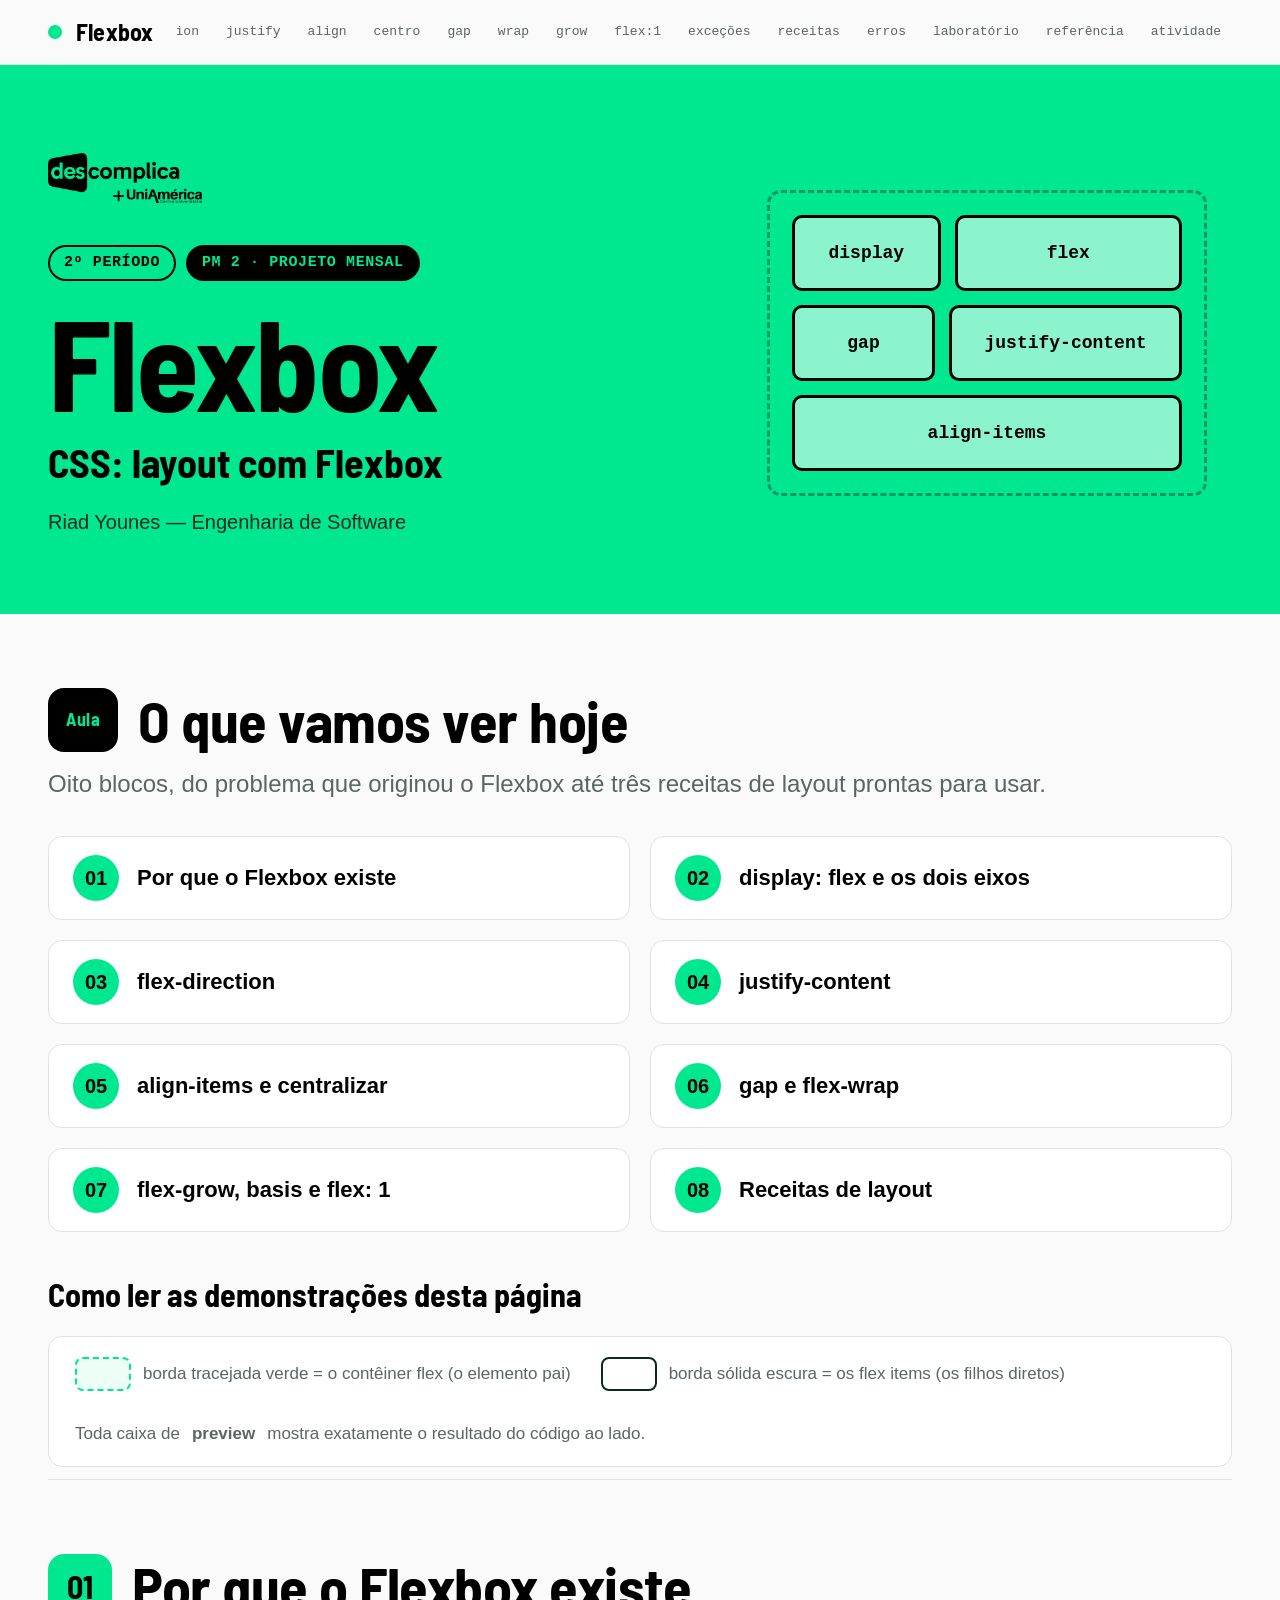
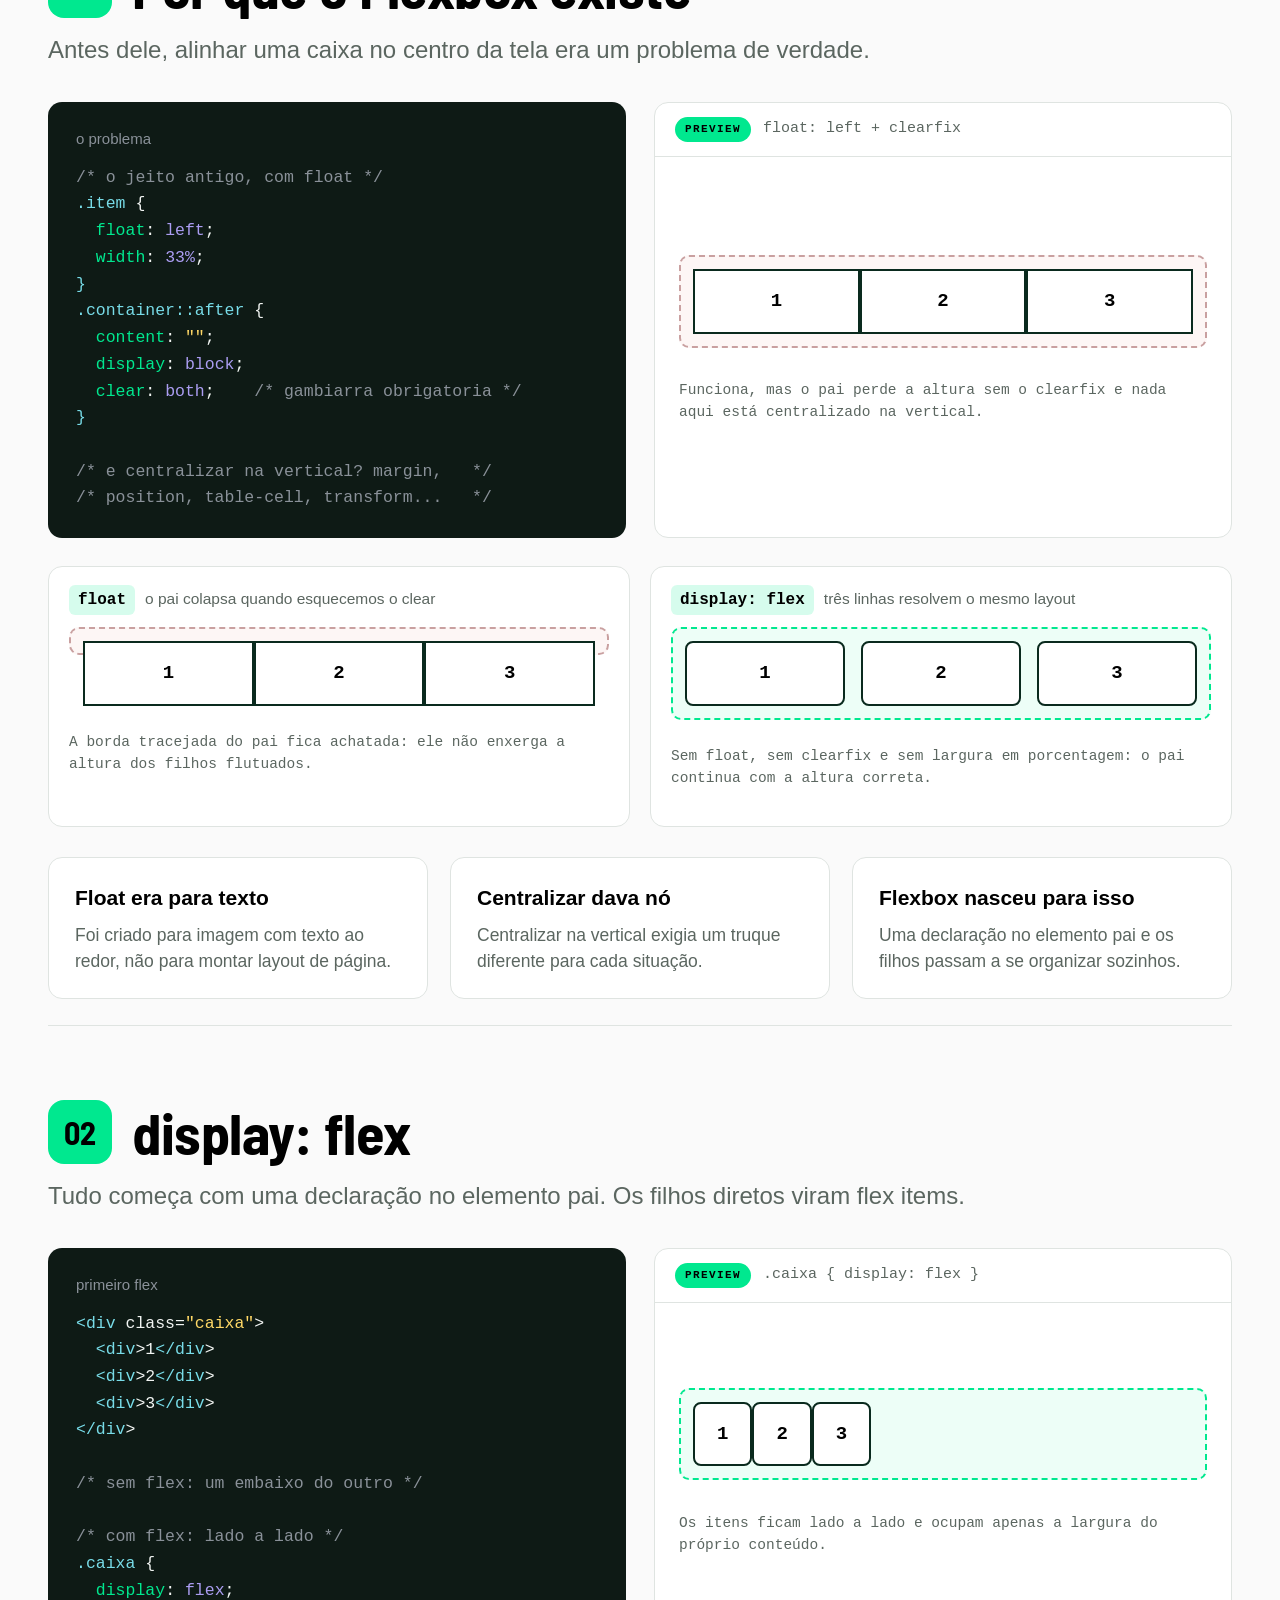
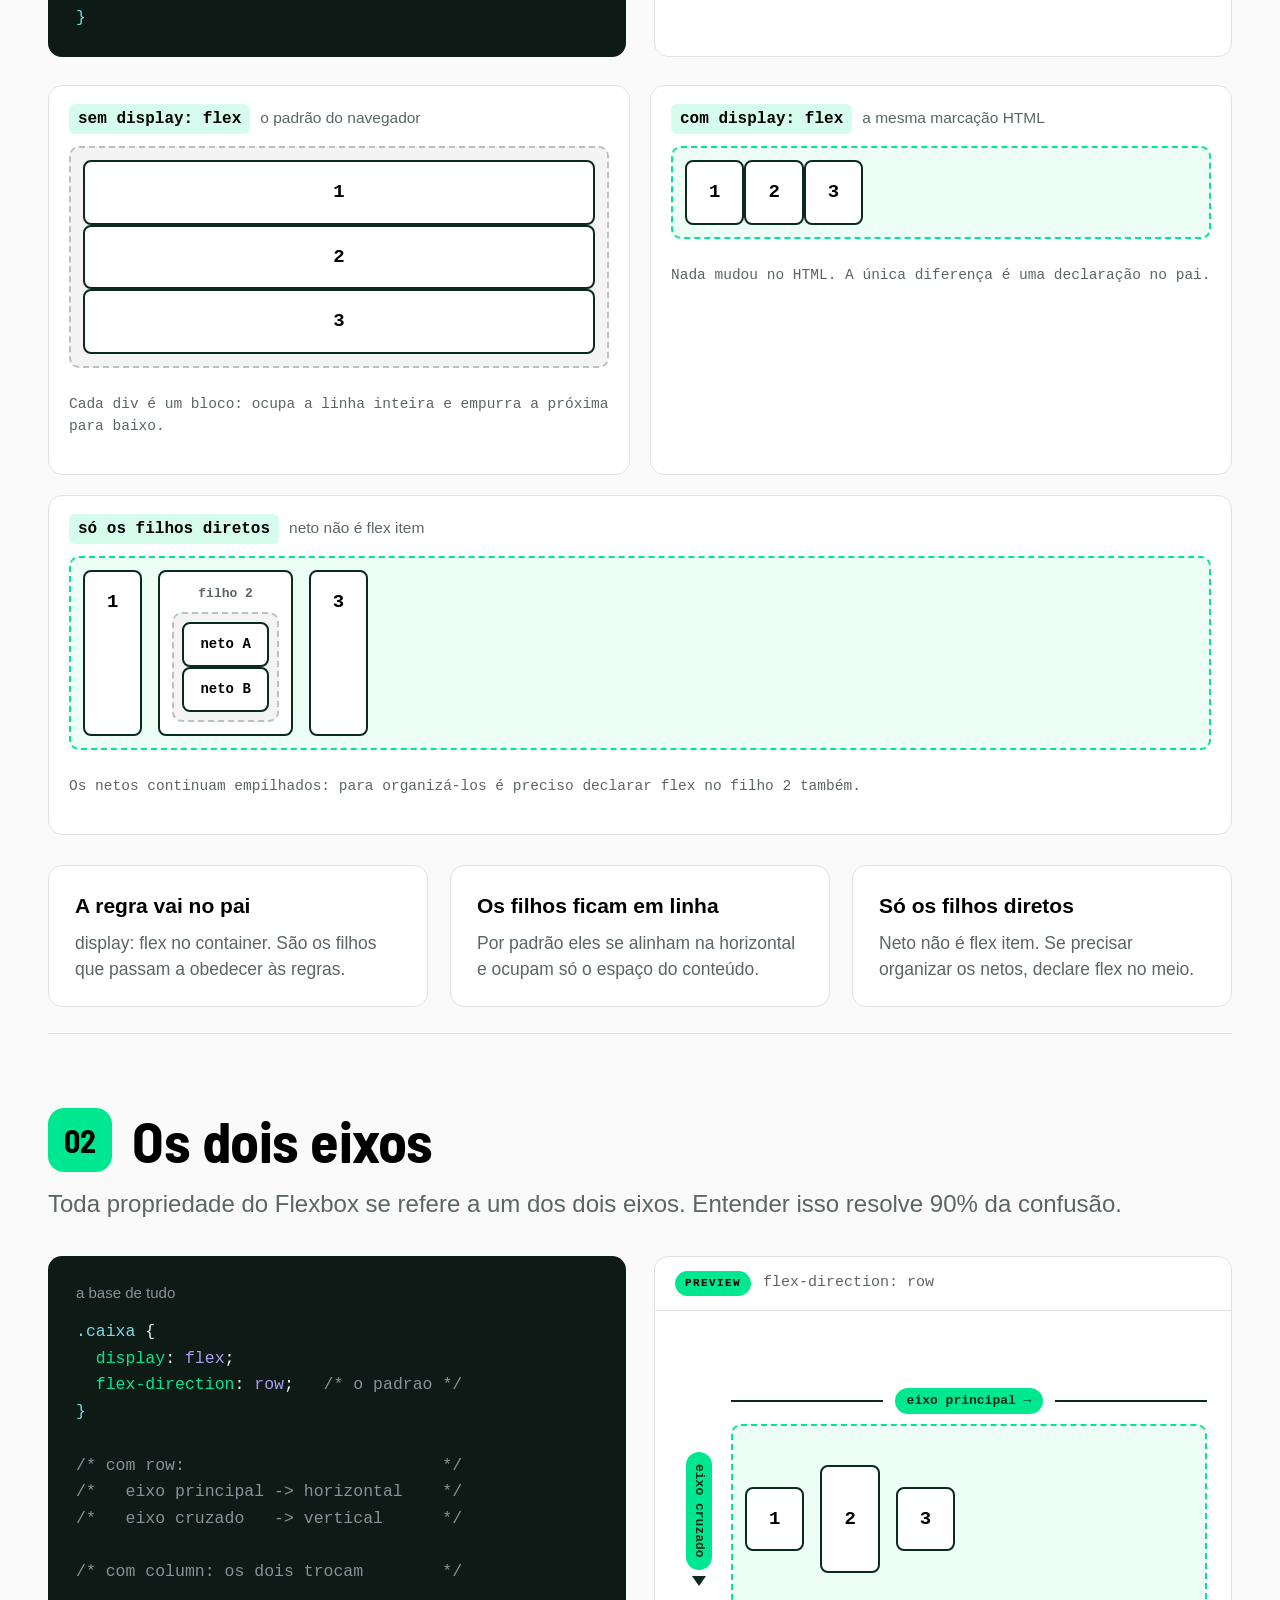
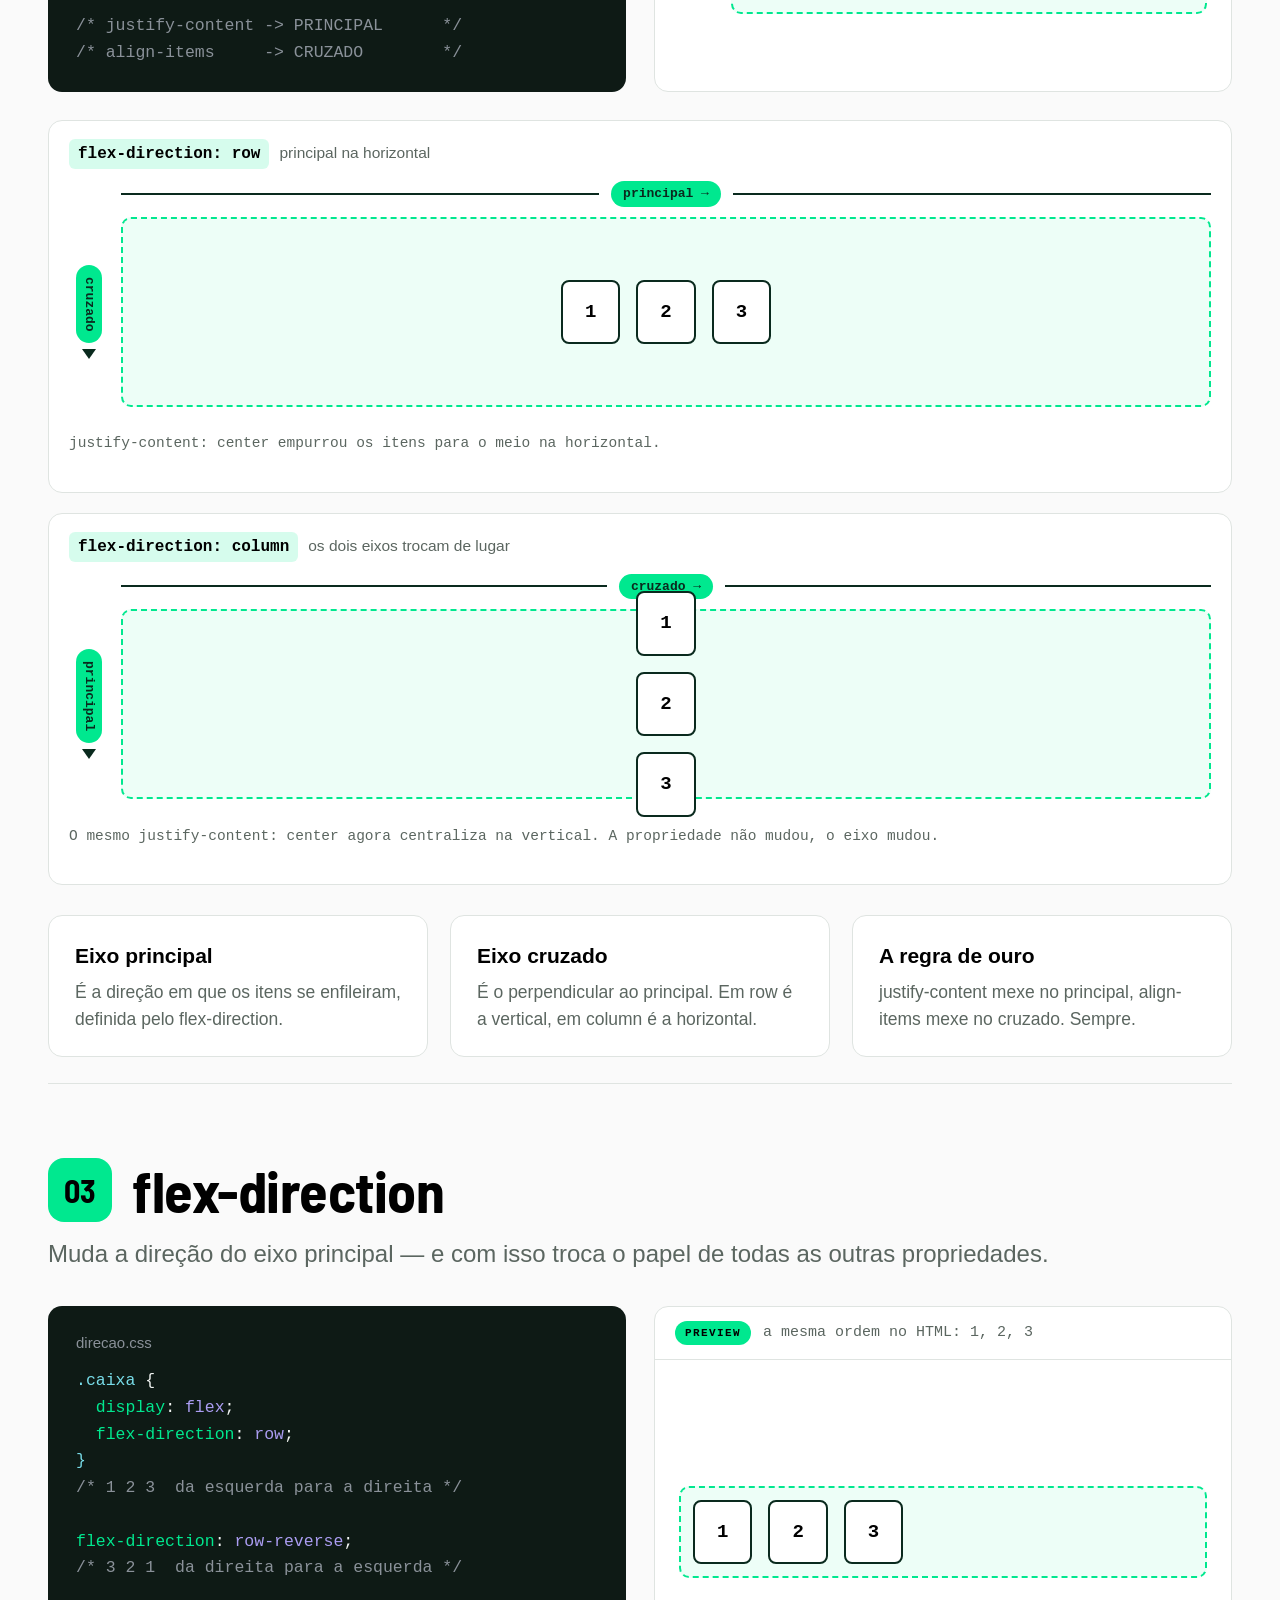
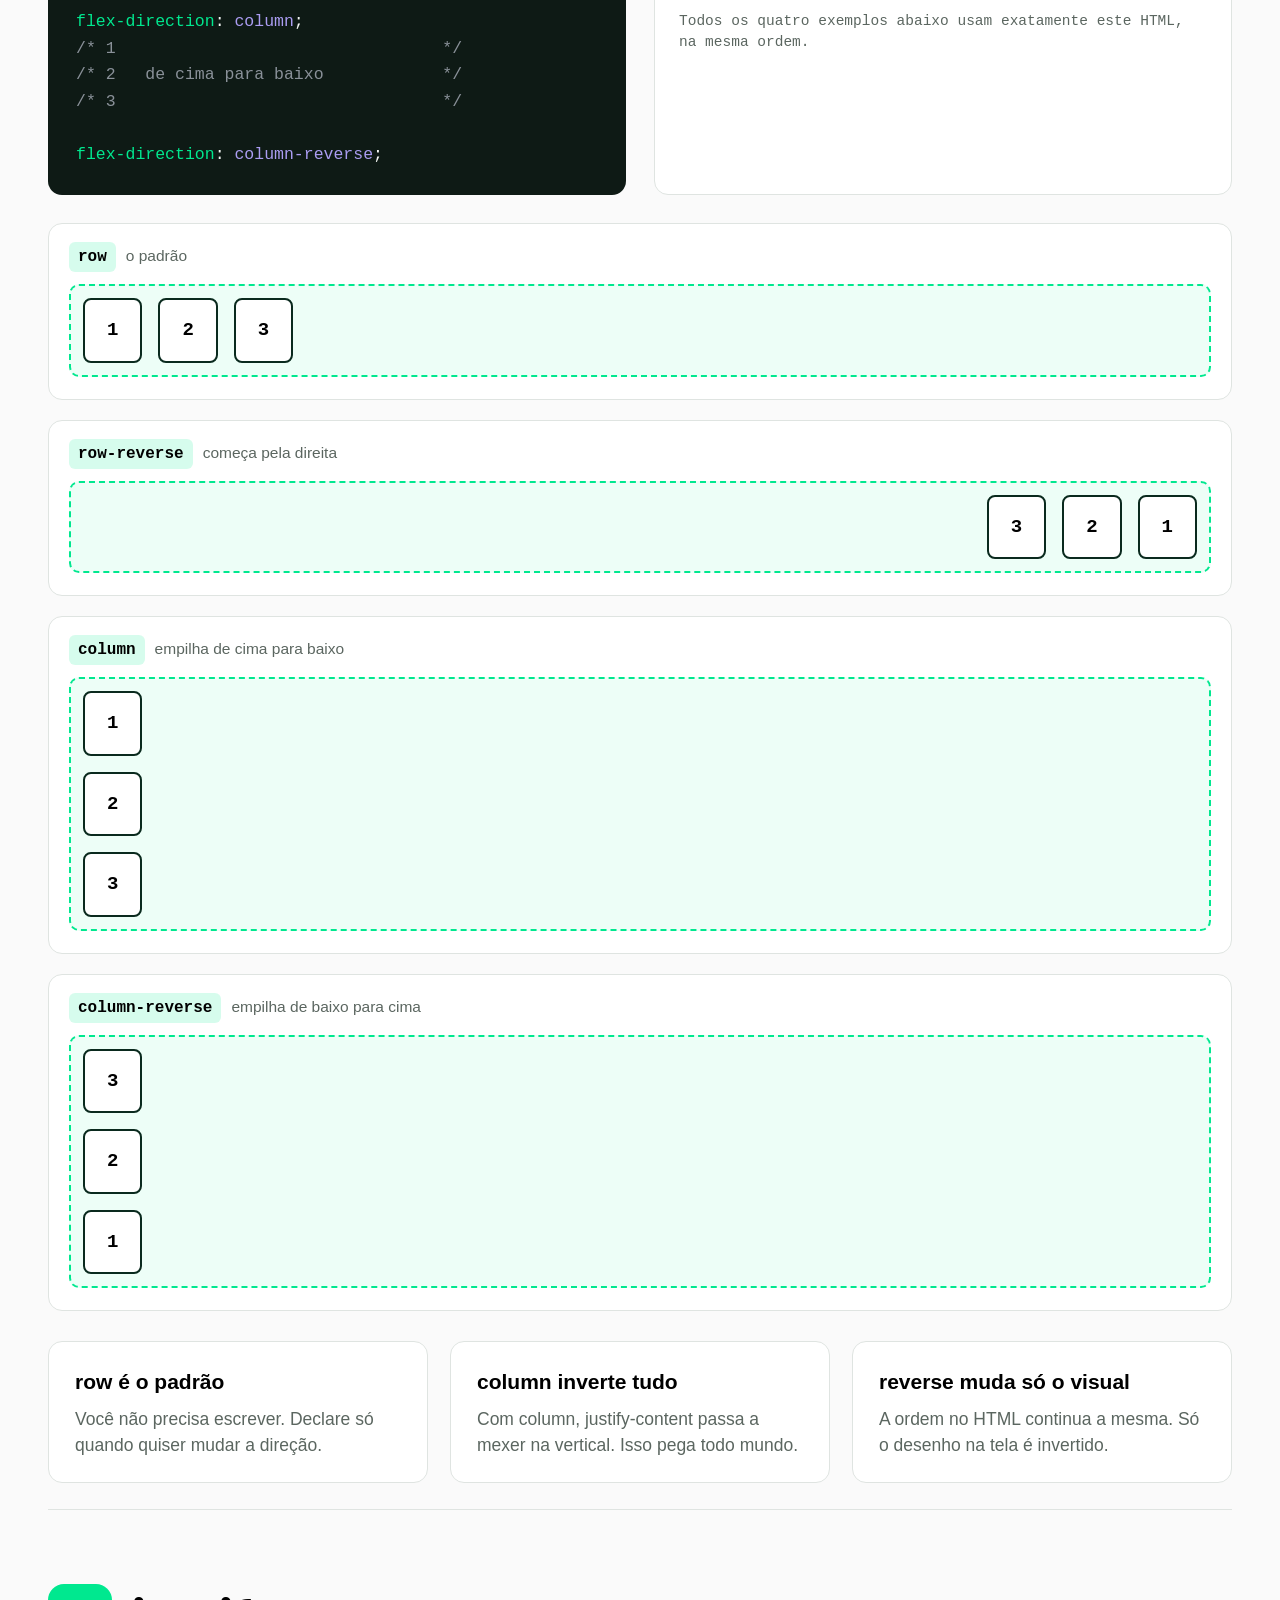
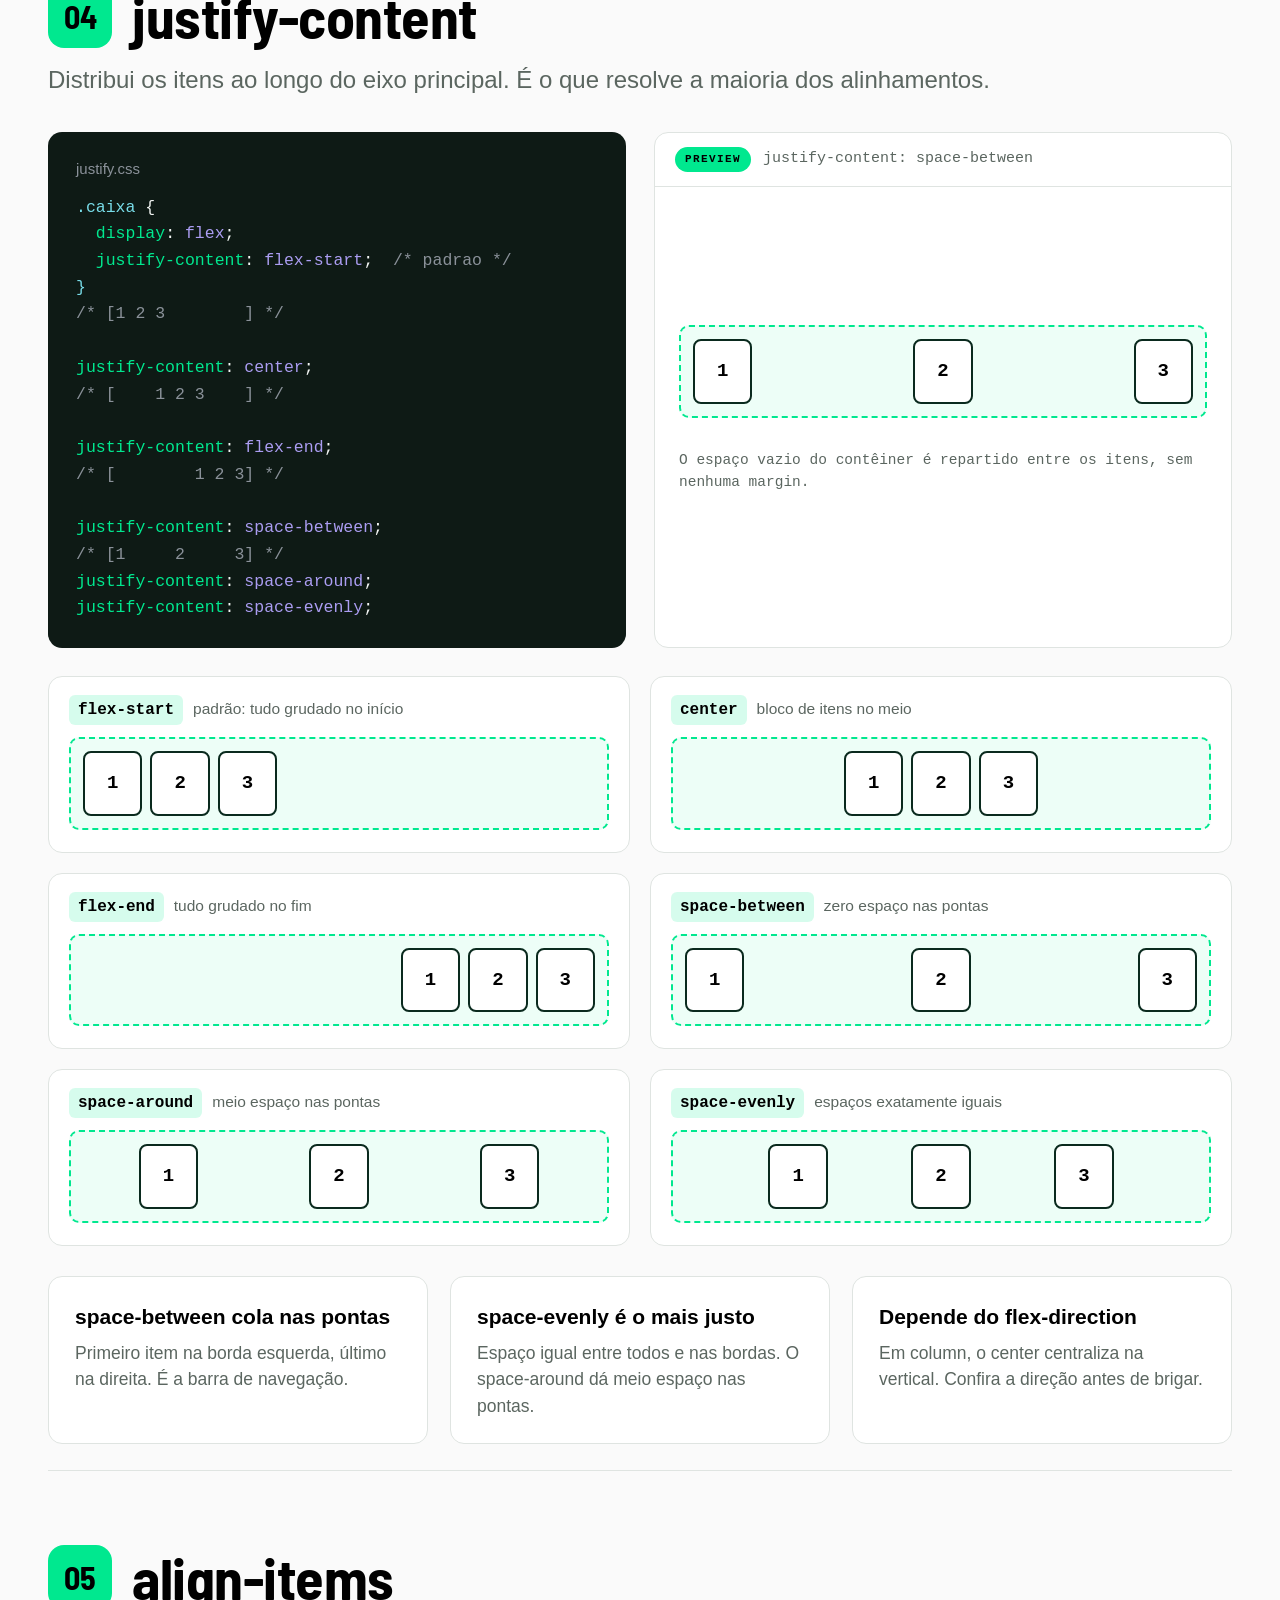
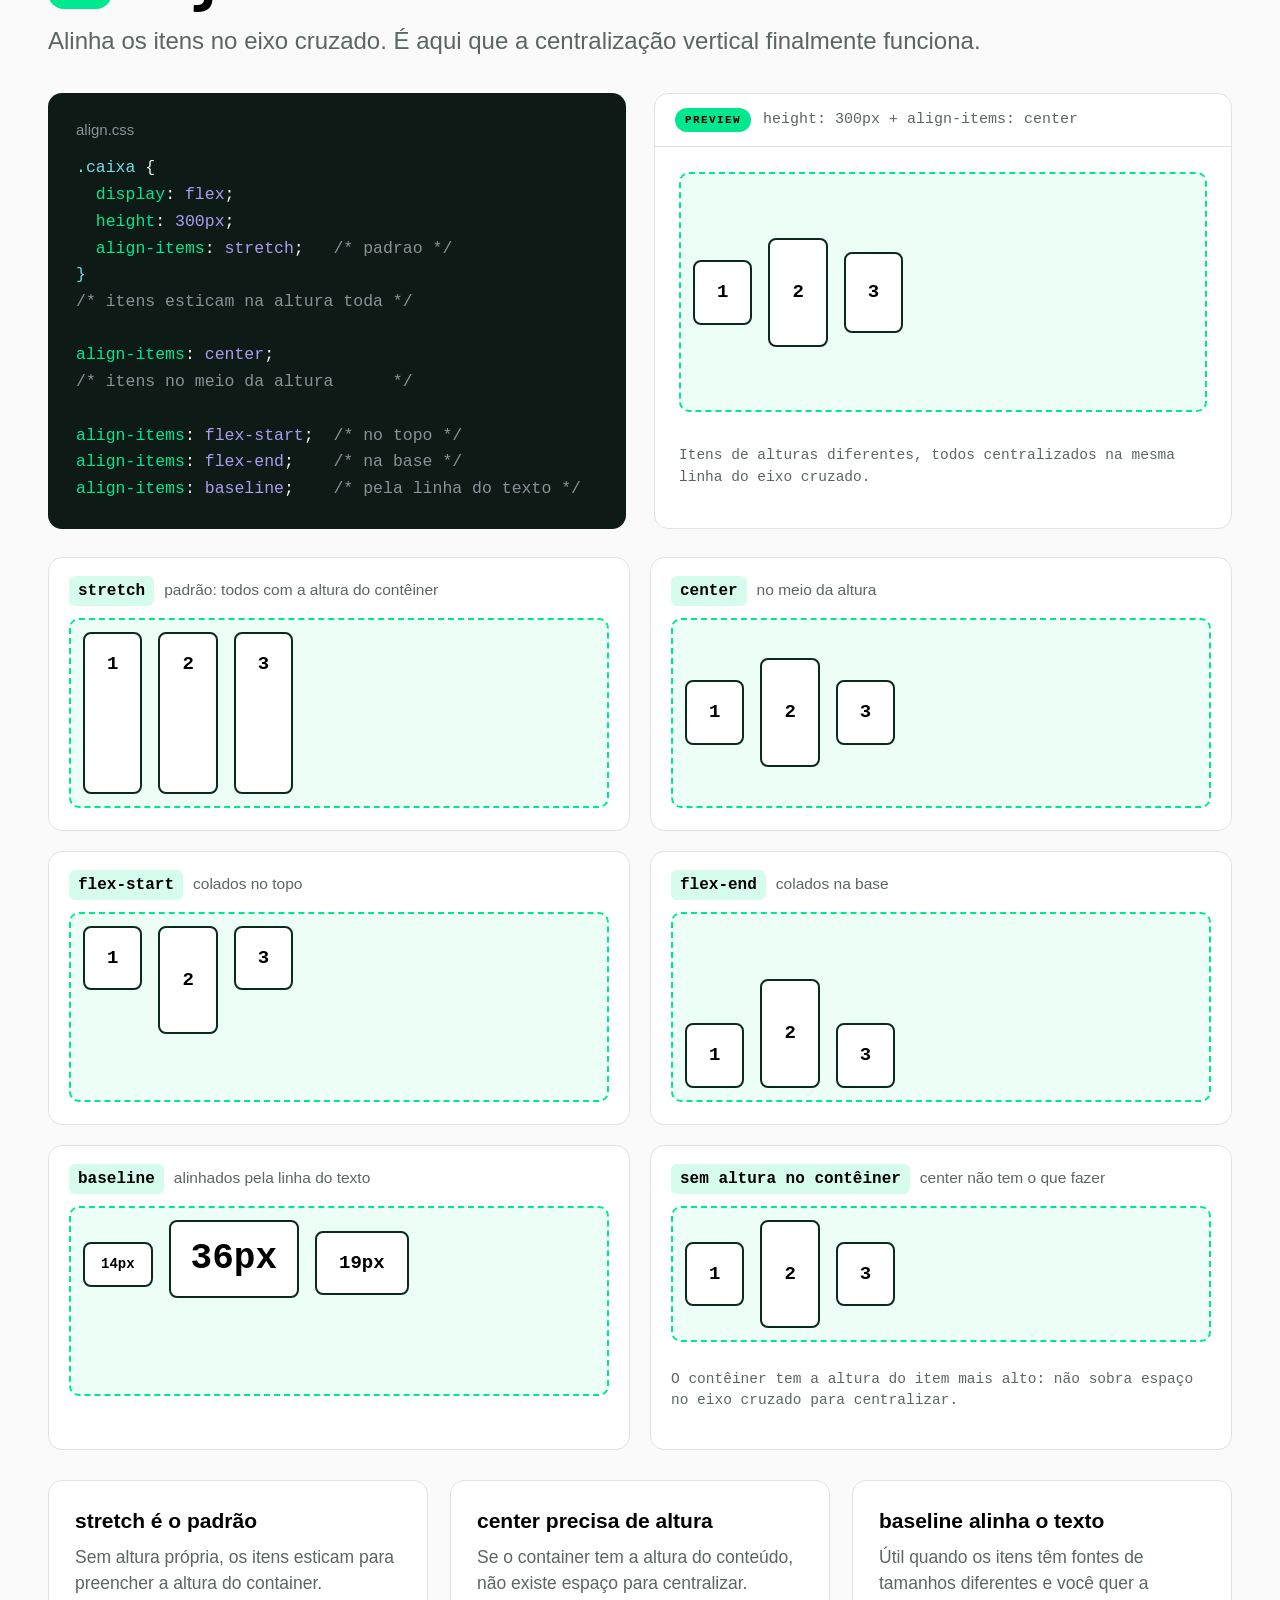
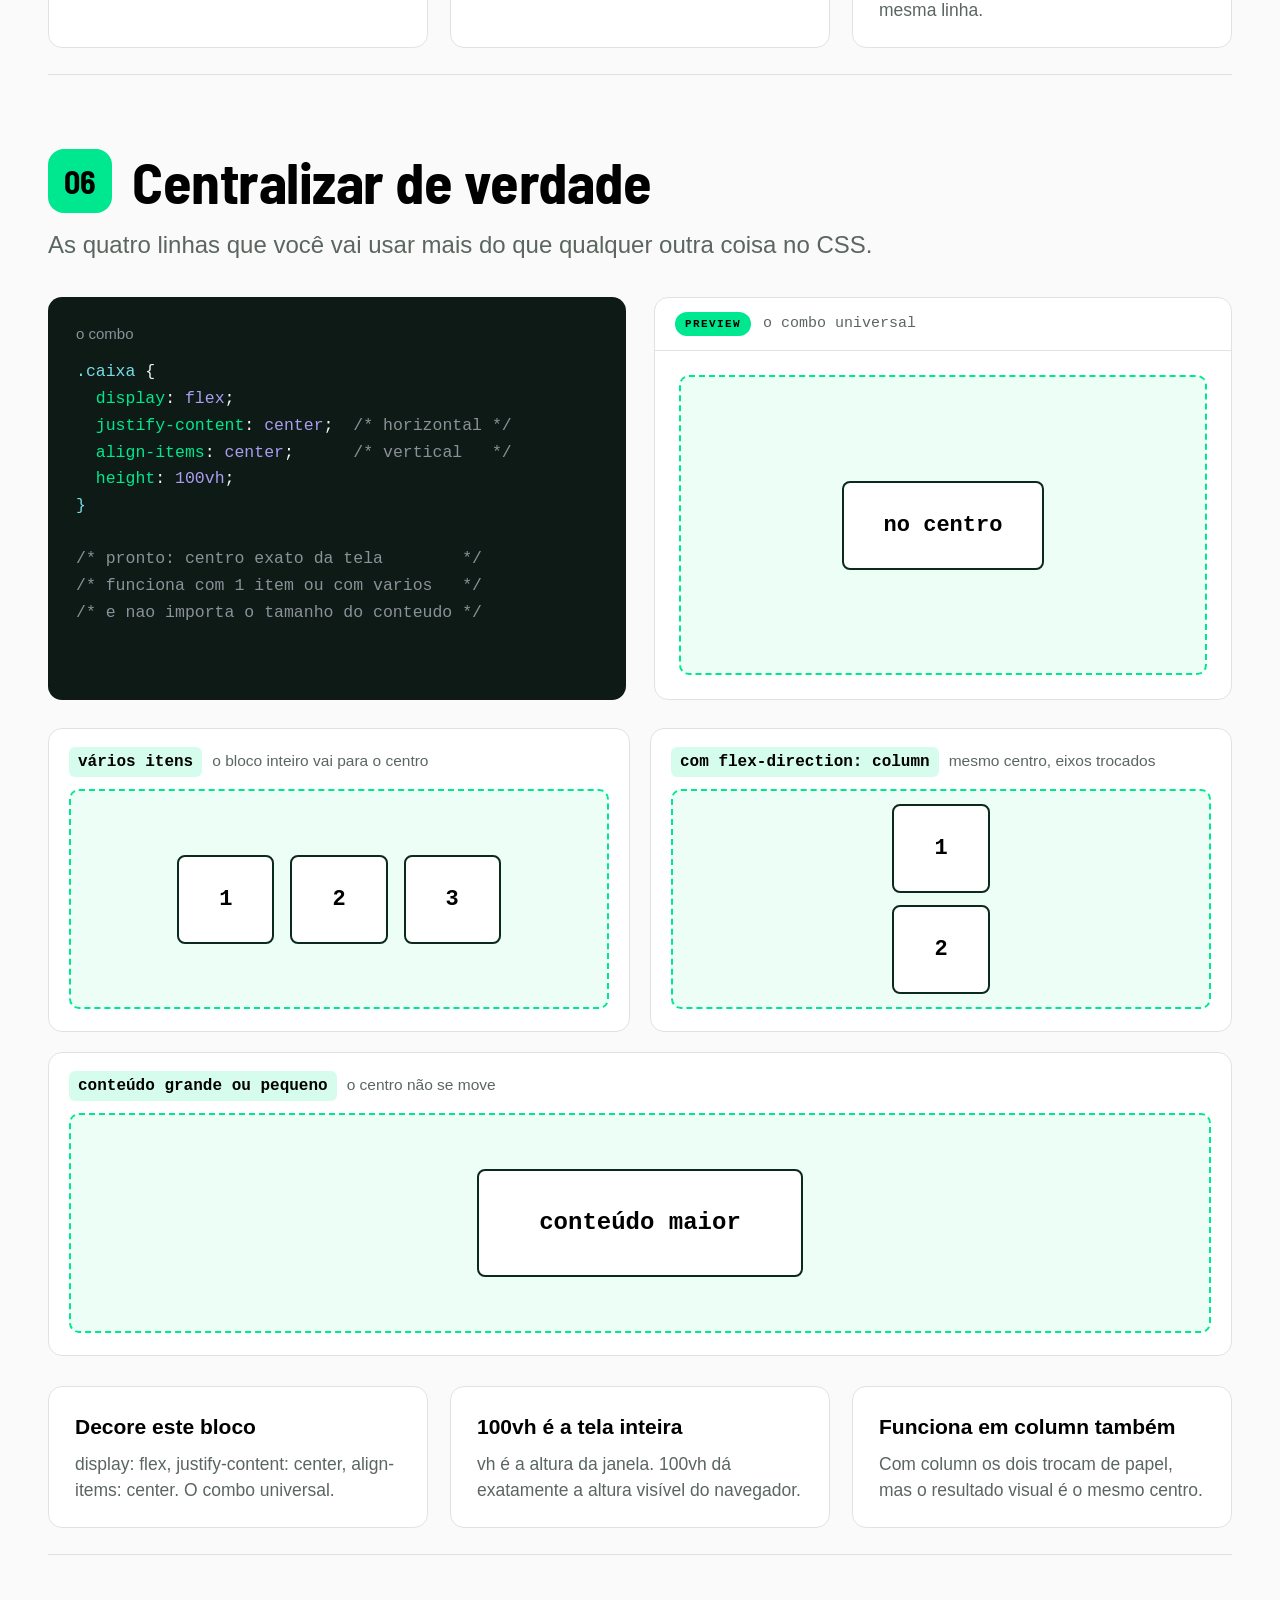
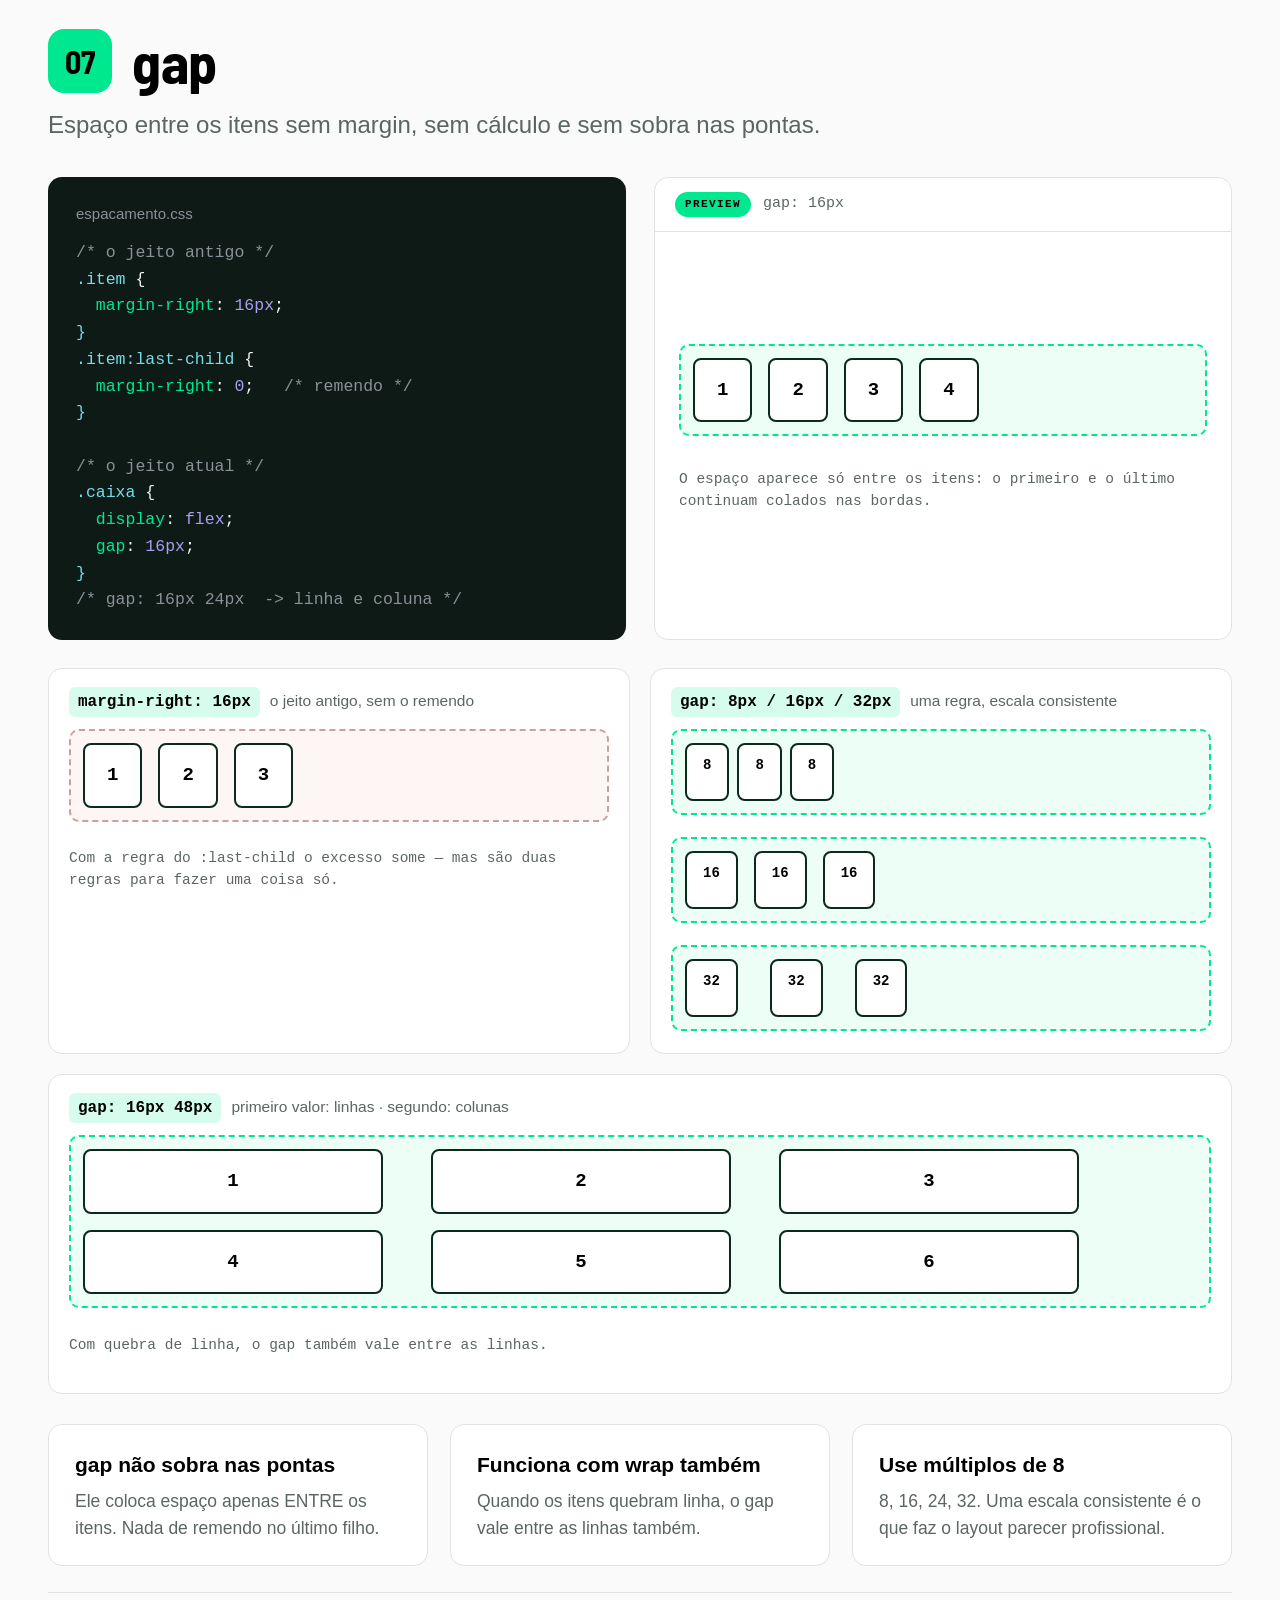
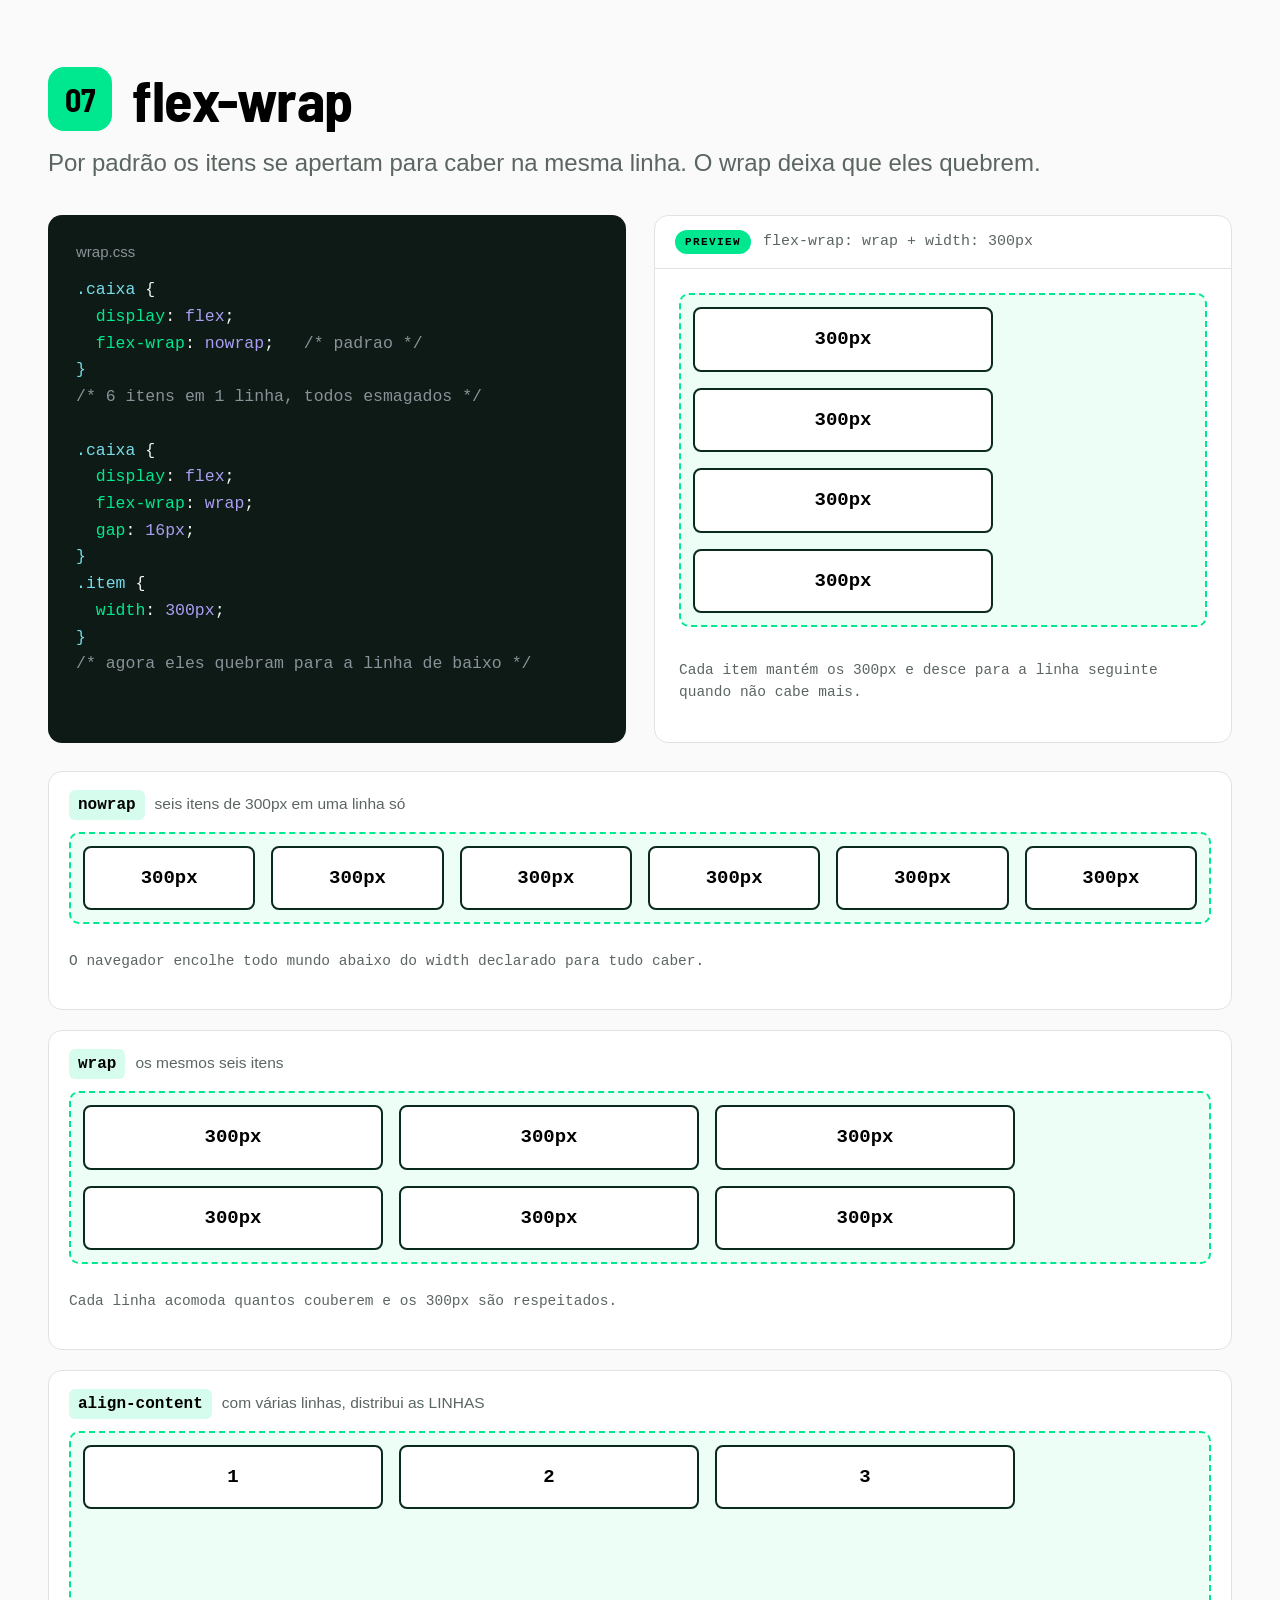
<file: aulas/2o_periodo/pm2/flexbox/index.html>
<!DOCTYPE html>
<html lang="pt-BR">
<head>
<meta charset="UTF-8">
<meta name="viewport" content="width=device-width, initial-scale=1">
<title>Flexbox — CSS: layout com Flexbox</title>
<link rel="preconnect" href="https://fonts.googleapis.com">
<link rel="preconnect" href="https://fonts.gstatic.com" crossorigin>
<link href="https://fonts.googleapis.com/css2?family=Barlow+Semi+Condensed:wght@600;700&display=swap" rel="stylesheet">
<link rel="stylesheet" href="css/estilo.css">
<link rel="stylesheet" href="css/demos.css">
</head>
<body data-periodo="2o_periodo" data-pm="pm2">

<!-- ============================ BARRA ============================ -->
<div class="barra">
  <div class="barra-interna">
    <a class="barra-marca" href="#roteiro"><span class="ponto"></span> Flexbox</a>
    <nav class="barra-menu">
      <a href="#porque">por que</a>
      <a href="#display-flex">display:flex</a>
      <a href="#eixos">eixos</a>
      <a href="#direction">direction</a>
      <a href="#justify">justify</a>
      <a href="#align">align</a>
      <a href="#centralizar">centro</a>
      <a href="#gap">gap</a>
      <a href="#wrap">wrap</a>
      <a href="#grow">grow</a>
      <a href="#flex1">flex:1</a>
      <a href="#excecoes">exceções</a>
      <a href="#navbar">receitas</a>
      <a href="#erros">erros</a>
      <a href="#lab">laboratório</a>
      <a href="#referencia">referência</a>
      <a href="#atividade">atividade</a>
    </nav>
  </div>
  <div class="progresso"></div>
</div>

<!-- ============================ CAPA ============================ -->
<header class="capa">
  <div class="capa-interna">
    <div class="capa-texto">
      <img class="capa-logo" src="img/logo.png" alt="Descomplica + UniAmérica">
      <div class="capa-meta"><span>2º período</span><span>PM 2 · Projeto Mensal</span></div>
      <h1>Flexbox</h1>
      <p>CSS: layout com Flexbox</p>
      <p class="assinatura">Riad Younes — Engenharia de Software</p>
    </div>
    <div class="capa-arte">
      <div class="mosaico">
        <span>display</span>
        <span>flex</span>
        <span>gap</span>
        <span>justify-content</span>
        <span>align-items</span>
      </div>
    </div>
  </div>
</header>

<main class="container">

  <!-- ======================= ROTEIRO ======================= -->
  <section class="secao" id="roteiro" style="border-top:none">
    <div class="secao-topo">
      <span class="badge badge--escuro">Aula</span>
      <h2 class="secao-titulo">O que vamos ver hoje</h2>
    </div>
    <p class="secao-lead">Oito blocos, do problema que originou o Flexbox até três receitas de layout prontas para usar.</p>

    <div class="roteiro">
      <a href="#porque"><span class="num">01</span><span class="rotulo">Por que o Flexbox existe</span></a>
      <a href="#display-flex"><span class="num">02</span><span class="rotulo">display: flex e os dois eixos</span></a>
      <a href="#direction"><span class="num">03</span><span class="rotulo">flex-direction</span></a>
      <a href="#justify"><span class="num">04</span><span class="rotulo">justify-content</span></a>
      <a href="#align"><span class="num">05</span><span class="rotulo">align-items e centralizar</span></a>
      <a href="#gap"><span class="num">06</span><span class="rotulo">gap e flex-wrap</span></a>
      <a href="#grow"><span class="num">07</span><span class="rotulo">flex-grow, basis e flex: 1</span></a>
      <a href="#navbar"><span class="num">08</span><span class="rotulo">Receitas de layout</span></a>
    </div>

    <h3 class="sub-titulo">Como ler as demonstrações desta página</h3>
    <div class="legenda">
      <div class="legenda-item"><span class="amostra amostra--cx"></span> borda tracejada verde = o contêiner flex (o elemento pai)</div>
      <div class="legenda-item"><span class="amostra amostra--it"></span> borda sólida escura = os flex items (os filhos diretos)</div>
      <div class="legenda-item">Toda caixa de <b>preview</b> mostra exatamente o resultado do código ao lado.</div>
    </div>
  </section>

  <!-- ======================= 01 POR QUE ======================= -->
  <section class="secao" id="porque">
    <div class="secao-topo">
      <span class="badge">01</span>
      <h2 class="secao-titulo">Por que o Flexbox existe</h2>
    </div>
    <p class="secao-lead">Antes dele, alinhar uma caixa no centro da tela era um problema de verdade.</p>

    <div class="dupla">
      <figure class="painel-codigo">
        <figcaption>o problema</figcaption>
<pre class="codigo">/* o jeito antigo, com float */
.item {
  float: left;
  width: 33%;
}
.container::after {
  content: "";
  display: block;
  clear: both;    /* gambiarra obrigatoria */
}

/* e centralizar na vertical? margin,   */
/* position, table-cell, transform...   */</pre>
      </figure>

      <div class="preview">
        <div class="preview-topo"><span class="preview-selo">preview</span><code>float: left + clearfix</code></div>
        <div class="preview-corpo">
          <div class="float-cx">
            <div class="it">1</div>
            <div class="it">2</div>
            <div class="it">3</div>
          </div>
          <p class="nota-demo">Funciona, mas o pai perde a altura sem o clearfix e nada aqui está centralizado na vertical.</p>
        </div>
      </div>
    </div>

    <div class="galeria">
      <div class="mini">
        <div class="mini-titulo"><code>float</code><span>o pai colapsa quando esquecemos o clear</span></div>
        <div>
          <div class="float-quebrado">
            <div class="it">1</div>
            <div class="it">2</div>
            <div class="it">3</div>
          </div>
        </div>
        <p class="nota-demo">A borda tracejada do pai fica achatada: ele não enxerga a altura dos filhos flutuados.</p>
      </div>
      <div class="mini">
        <div class="mini-titulo"><code>display: flex</code><span>três linhas resolvem o mesmo layout</span></div>
        <div class="cx g-16">
          <div class="it it--flex1">1</div>
          <div class="it it--flex1">2</div>
          <div class="it it--flex1">3</div>
        </div>
        <p class="nota-demo">Sem float, sem clearfix e sem largura em porcentagem: o pai continua com a altura correta.</p>
      </div>
    </div>

    <div class="cartoes">
      <article class="cartao"><h3>Float era para texto</h3><p>Foi criado para imagem com texto ao redor, não para montar layout de página.</p></article>
      <article class="cartao"><h3>Centralizar dava nó</h3><p>Centralizar na vertical exigia um truque diferente para cada situação.</p></article>
      <article class="cartao"><h3>Flexbox nasceu para isso</h3><p>Uma declaração no elemento pai e os filhos passam a se organizar sozinhos.</p></article>
    </div>
  </section>

  <!-- ======================= 02 DISPLAY FLEX ======================= -->
  <section class="secao" id="display-flex">
    <div class="secao-topo">
      <span class="badge">02</span>
      <h2 class="secao-titulo">display: flex</h2>
    </div>
    <p class="secao-lead">Tudo começa com uma declaração no elemento pai. Os filhos diretos viram flex items.</p>

    <div class="dupla">
      <figure class="painel-codigo">
        <figcaption>primeiro flex</figcaption>
<pre class="codigo">&lt;div class="caixa"&gt;
  &lt;div&gt;1&lt;/div&gt;
  &lt;div&gt;2&lt;/div&gt;
  &lt;div&gt;3&lt;/div&gt;
&lt;/div&gt;

/* sem flex: um embaixo do outro */

/* com flex: lado a lado */
.caixa {
  display: flex;
}</pre>
      </figure>

      <div class="preview">
        <div class="preview-topo"><span class="preview-selo">preview</span><code>.caixa { display: flex }</code></div>
        <div class="preview-corpo">
          <div class="cx">
            <div class="it">1</div>
            <div class="it">2</div>
            <div class="it">3</div>
          </div>
          <p class="nota-demo">Os itens ficam lado a lado e ocupam apenas a largura do próprio conteúdo.</p>
        </div>
      </div>
    </div>

    <div class="galeria">
      <div class="mini">
        <div class="mini-titulo"><code>sem display: flex</code><span>o padrão do navegador</span></div>
        <div class="bloco">
          <div class="it">1</div>
          <div class="it">2</div>
          <div class="it">3</div>
        </div>
        <p class="nota-demo">Cada div é um bloco: ocupa a linha inteira e empurra a próxima para baixo.</p>
      </div>
      <div class="mini">
        <div class="mini-titulo"><code>com display: flex</code><span>a mesma marcação HTML</span></div>
        <div class="cx">
          <div class="it">1</div>
          <div class="it">2</div>
          <div class="it">3</div>
        </div>
        <p class="nota-demo">Nada mudou no HTML. A única diferença é uma declaração no pai.</p>
      </div>
      <div class="mini">
        <div class="mini-titulo"><code>só os filhos diretos</code><span>neto não é flex item</span></div>
        <div class="cx g-16">
          <div class="it">1</div>
          <div class="it" style="padding:12px">
            <div style="font-size:13px;color:#5B6660;margin-bottom:8px">filho 2</div>
            <div class="bloco" style="padding:8px">
              <div class="it it--pequeno">neto A</div>
              <div class="it it--pequeno">neto B</div>
            </div>
          </div>
          <div class="it">3</div>
        </div>
        <p class="nota-demo">Os netos continuam empilhados: para organizá-los é preciso declarar flex no filho 2 também.</p>
      </div>
    </div>

    <div class="cartoes">
      <article class="cartao"><h3>A regra vai no pai</h3><p>display: flex no container. São os filhos que passam a obedecer às regras.</p></article>
      <article class="cartao"><h3>Os filhos ficam em linha</h3><p>Por padrão eles se alinham na horizontal e ocupam só o espaço do conteúdo.</p></article>
      <article class="cartao"><h3>Só os filhos diretos</h3><p>Neto não é flex item. Se precisar organizar os netos, declare flex no meio.</p></article>
    </div>
  </section>

  <!-- ======================= 02 EIXOS ======================= -->
  <section class="secao" id="eixos">
    <div class="secao-topo">
      <span class="badge">02</span>
      <h2 class="secao-titulo">Os dois eixos</h2>
    </div>
    <p class="secao-lead">Toda propriedade do Flexbox se refere a um dos dois eixos. Entender isso resolve 90% da confusão.</p>

    <div class="dupla">
      <figure class="painel-codigo">
        <figcaption>a base de tudo</figcaption>
<pre class="codigo">.caixa {
  display: flex;
  flex-direction: row;   /* o padrao */
}

/* com row:                          */
/*   eixo principal -> horizontal    */
/*   eixo cruzado   -> vertical      */

/* com column: os dois trocam        */

/* justify-content -> PRINCIPAL      */
/* align-items     -> CRUZADO        */</pre>
      </figure>

      <div class="preview">
        <div class="preview-topo"><span class="preview-selo">preview</span><code>flex-direction: row</code></div>
        <div class="preview-corpo">
          <div class="eixos">
            <div class="eixos-topo">
              <span class="eixo-barra"></span>
              <span class="eixo-pill">eixo principal →</span>
              <span class="eixo-barra"></span>
            </div>
            <div class="eixos-linha">
              <div class="eixos-lado"><span>eixo cruzado</span><b aria-hidden="true"></b></div>
              <div class="eixos-corpo">
                <div class="cx g-16 a-center h-190">
                  <div class="it">1</div>
                  <div class="it it--alto">2</div>
                  <div class="it">3</div>
                </div>
              </div>
            </div>
          </div>
        </div>
      </div>
    </div>

    <div class="galeria galeria--largo">
      <div class="mini">
        <div class="mini-titulo"><code>flex-direction: row</code><span>principal na horizontal</span></div>
        <div class="eixos">
          <div class="eixos-topo">
            <span class="eixo-barra"></span>
            <span class="eixo-pill">principal →</span>
            <span class="eixo-barra"></span>
          </div>
          <div class="eixos-linha">
            <div class="eixos-lado"><span>cruzado</span><b aria-hidden="true"></b></div>
            <div class="eixos-corpo">
              <div class="cx g-16 j-center a-center h-190">
                <div class="it">1</div>
                <div class="it">2</div>
                <div class="it">3</div>
              </div>
            </div>
          </div>
        </div>
        <p class="nota-demo">justify-content: center empurrou os itens para o meio na horizontal.</p>
      </div>

      <div class="mini">
        <div class="mini-titulo"><code>flex-direction: column</code><span>os dois eixos trocam de lugar</span></div>
        <div class="eixos">
          <div class="eixos-topo">
            <span class="eixo-barra"></span>
            <span class="eixo-pill">cruzado →</span>
            <span class="eixo-barra"></span>
          </div>
          <div class="eixos-linha">
            <div class="eixos-lado"><span>principal</span><b aria-hidden="true"></b></div>
            <div class="eixos-corpo">
              <div class="cx d-col g-16 j-center a-center h-190">
                <div class="it">1</div>
                <div class="it">2</div>
                <div class="it">3</div>
              </div>
            </div>
          </div>
        </div>
        <p class="nota-demo">O mesmo justify-content: center agora centraliza na vertical. A propriedade não mudou, o eixo mudou.</p>
      </div>
    </div>

    <div class="cartoes">
      <article class="cartao"><h3>Eixo principal</h3><p>É a direção em que os itens se enfileiram, definida pelo flex-direction.</p></article>
      <article class="cartao"><h3>Eixo cruzado</h3><p>É o perpendicular ao principal. Em row é a vertical, em column é a horizontal.</p></article>
      <article class="cartao"><h3>A regra de ouro</h3><p>justify-content mexe no principal, align-items mexe no cruzado. Sempre.</p></article>
    </div>
  </section>

  <!-- ======================= 03 FLEX-DIRECTION ======================= -->
  <section class="secao" id="direction">
    <div class="secao-topo">
      <span class="badge">03</span>
      <h2 class="secao-titulo">flex-direction</h2>
    </div>
    <p class="secao-lead">Muda a direção do eixo principal — e com isso troca o papel de todas as outras propriedades.</p>

    <div class="dupla">
      <figure class="painel-codigo">
        <figcaption>direcao.css</figcaption>
<pre class="codigo">.caixa {
  display: flex;
  flex-direction: row;
}
/* 1 2 3  da esquerda para a direita */

flex-direction: row-reverse;
/* 3 2 1  da direita para a esquerda */

flex-direction: column;
/* 1                                 */
/* 2   de cima para baixo            */
/* 3                                 */

flex-direction: column-reverse;</pre>
      </figure>

      <div class="preview">
        <div class="preview-topo"><span class="preview-selo">preview</span><code>a mesma ordem no HTML: 1, 2, 3</code></div>
        <div class="preview-corpo">
          <div class="cx d-row g-16">
            <div class="it">1</div><div class="it">2</div><div class="it">3</div>
          </div>
          <p class="nota-demo">Todos os quatro exemplos abaixo usam exatamente este HTML, na mesma ordem.</p>
        </div>
      </div>
    </div>

    <div class="galeria galeria--duplo">
      <div class="mini">
        <div class="mini-titulo"><code>row</code><span>o padrão</span></div>
        <div class="cx d-row g-16"><div class="it">1</div><div class="it">2</div><div class="it">3</div></div>
      </div>
      <div class="mini">
        <div class="mini-titulo"><code>row-reverse</code><span>começa pela direita</span></div>
        <div class="cx d-row-rev g-16"><div class="it">1</div><div class="it">2</div><div class="it">3</div></div>
      </div>
      <div class="mini">
        <div class="mini-titulo"><code>column</code><span>empilha de cima para baixo</span></div>
        <div class="cx d-col a-start g-16"><div class="it">1</div><div class="it">2</div><div class="it">3</div></div>
      </div>
      <div class="mini">
        <div class="mini-titulo"><code>column-reverse</code><span>empilha de baixo para cima</span></div>
        <div class="cx d-col-rev a-start g-16"><div class="it">1</div><div class="it">2</div><div class="it">3</div></div>
      </div>
    </div>

    <div class="cartoes">
      <article class="cartao"><h3>row é o padrão</h3><p>Você não precisa escrever. Declare só quando quiser mudar a direção.</p></article>
      <article class="cartao"><h3>column inverte tudo</h3><p>Com column, justify-content passa a mexer na vertical. Isso pega todo mundo.</p></article>
      <article class="cartao"><h3>reverse muda só o visual</h3><p>A ordem no HTML continua a mesma. Só o desenho na tela é invertido.</p></article>
    </div>
  </section>

  <!-- ======================= 04 JUSTIFY-CONTENT ======================= -->
  <section class="secao" id="justify">
    <div class="secao-topo">
      <span class="badge">04</span>
      <h2 class="secao-titulo">justify-content</h2>
    </div>
    <p class="secao-lead">Distribui os itens ao longo do eixo principal. É o que resolve a maioria dos alinhamentos.</p>

    <div class="dupla">
      <figure class="painel-codigo">
        <figcaption>justify.css</figcaption>
<pre class="codigo">.caixa {
  display: flex;
  justify-content: flex-start;  /* padrao */
}
/* [1 2 3        ] */

justify-content: center;
/* [    1 2 3    ] */

justify-content: flex-end;
/* [        1 2 3] */

justify-content: space-between;
/* [1     2     3] */
justify-content: space-around;
justify-content: space-evenly;</pre>
      </figure>

      <div class="preview">
        <div class="preview-topo"><span class="preview-selo">preview</span><code>justify-content: space-between</code></div>
        <div class="preview-corpo">
          <div class="cx j-between">
            <div class="it">1</div><div class="it">2</div><div class="it">3</div>
          </div>
          <p class="nota-demo">O espaço vazio do contêiner é repartido entre os itens, sem nenhuma margin.</p>
        </div>
      </div>
    </div>

    <div class="galeria">
      <div class="mini">
        <div class="mini-titulo"><code>flex-start</code><span>padrão: tudo grudado no início</span></div>
        <div class="cx j-start g-8"><div class="it">1</div><div class="it">2</div><div class="it">3</div></div>
      </div>
      <div class="mini">
        <div class="mini-titulo"><code>center</code><span>bloco de itens no meio</span></div>
        <div class="cx j-center g-8"><div class="it">1</div><div class="it">2</div><div class="it">3</div></div>
      </div>
      <div class="mini">
        <div class="mini-titulo"><code>flex-end</code><span>tudo grudado no fim</span></div>
        <div class="cx j-end g-8"><div class="it">1</div><div class="it">2</div><div class="it">3</div></div>
      </div>
      <div class="mini">
        <div class="mini-titulo"><code>space-between</code><span>zero espaço nas pontas</span></div>
        <div class="cx j-between"><div class="it">1</div><div class="it">2</div><div class="it">3</div></div>
      </div>
      <div class="mini">
        <div class="mini-titulo"><code>space-around</code><span>meio espaço nas pontas</span></div>
        <div class="cx j-around"><div class="it">1</div><div class="it">2</div><div class="it">3</div></div>
      </div>
      <div class="mini">
        <div class="mini-titulo"><code>space-evenly</code><span>espaços exatamente iguais</span></div>
        <div class="cx j-evenly"><div class="it">1</div><div class="it">2</div><div class="it">3</div></div>
      </div>
    </div>

    <div class="cartoes">
      <article class="cartao"><h3>space-between cola nas pontas</h3><p>Primeiro item na borda esquerda, último na direita. É a barra de navegação.</p></article>
      <article class="cartao"><h3>space-evenly é o mais justo</h3><p>Espaço igual entre todos e nas bordas. O space-around dá meio espaço nas pontas.</p></article>
      <article class="cartao"><h3>Depende do flex-direction</h3><p>Em column, o center centraliza na vertical. Confira a direção antes de brigar.</p></article>
    </div>
  </section>

  <!-- ======================= 05 ALIGN-ITEMS ======================= -->
  <section class="secao" id="align">
    <div class="secao-topo">
      <span class="badge">05</span>
      <h2 class="secao-titulo">align-items</h2>
    </div>
    <p class="secao-lead">Alinha os itens no eixo cruzado. É aqui que a centralização vertical finalmente funciona.</p>

    <div class="dupla">
      <figure class="painel-codigo">
        <figcaption>align.css</figcaption>
<pre class="codigo">.caixa {
  display: flex;
  height: 300px;
  align-items: stretch;   /* padrao */
}
/* itens esticam na altura toda */

align-items: center;
/* itens no meio da altura      */

align-items: flex-start;  /* no topo */
align-items: flex-end;    /* na base */
align-items: baseline;    /* pela linha do texto */</pre>
      </figure>

      <div class="preview">
        <div class="preview-topo"><span class="preview-selo">preview</span><code>height: 300px + align-items: center</code></div>
        <div class="preview-corpo">
          <div class="cx a-center g-16 h-240">
            <div class="it">1</div>
            <div class="it it--alto">2</div>
            <div class="it it--medio">3</div>
          </div>
          <p class="nota-demo">Itens de alturas diferentes, todos centralizados na mesma linha do eixo cruzado.</p>
        </div>
      </div>
    </div>

    <div class="galeria">
      <div class="mini">
        <div class="mini-titulo"><code>stretch</code><span>padrão: todos com a altura do contêiner</span></div>
        <div class="cx a-stretch g-16 h-190"><div class="it">1</div><div class="it">2</div><div class="it">3</div></div>
      </div>
      <div class="mini">
        <div class="mini-titulo"><code>center</code><span>no meio da altura</span></div>
        <div class="cx a-center g-16 h-190"><div class="it">1</div><div class="it it--alto">2</div><div class="it">3</div></div>
      </div>
      <div class="mini">
        <div class="mini-titulo"><code>flex-start</code><span>colados no topo</span></div>
        <div class="cx a-start g-16 h-190"><div class="it">1</div><div class="it it--alto">2</div><div class="it">3</div></div>
      </div>
      <div class="mini">
        <div class="mini-titulo"><code>flex-end</code><span>colados na base</span></div>
        <div class="cx a-end g-16 h-190"><div class="it">1</div><div class="it it--alto">2</div><div class="it">3</div></div>
      </div>
      <div class="mini">
        <div class="mini-titulo"><code>baseline</code><span>alinhados pela linha do texto</span></div>
        <div class="cx a-baseline g-16 h-190">
          <div class="it it--pequeno">14px</div>
          <div class="it it--grande">36px</div>
          <div class="it">19px</div>
        </div>
      </div>
      <div class="mini">
        <div class="mini-titulo"><code>sem altura no contêiner</code><span>center não tem o que fazer</span></div>
        <div class="cx a-center g-16"><div class="it">1</div><div class="it it--alto">2</div><div class="it">3</div></div>
        <p class="nota-demo">O contêiner tem a altura do item mais alto: não sobra espaço no eixo cruzado para centralizar.</p>
      </div>
    </div>

    <div class="cartoes">
      <article class="cartao"><h3>stretch é o padrão</h3><p>Sem altura própria, os itens esticam para preencher a altura do container.</p></article>
      <article class="cartao"><h3>center precisa de altura</h3><p>Se o container tem a altura do conteúdo, não existe espaço para centralizar.</p></article>
      <article class="cartao"><h3>baseline alinha o texto</h3><p>Útil quando os itens têm fontes de tamanhos diferentes e você quer a mesma linha.</p></article>
    </div>
  </section>

  <!-- ======================= 06 CENTRALIZAR ======================= -->
  <section class="secao" id="centralizar">
    <div class="secao-topo">
      <span class="badge">06</span>
      <h2 class="secao-titulo">Centralizar de verdade</h2>
    </div>
    <p class="secao-lead">As quatro linhas que você vai usar mais do que qualquer outra coisa no CSS.</p>

    <div class="dupla">
      <figure class="painel-codigo">
        <figcaption>o combo</figcaption>
<pre class="codigo">.caixa {
  display: flex;
  justify-content: center;  /* horizontal */
  align-items: center;      /* vertical   */
  height: 100vh;
}

/* pronto: centro exato da tela        */
/* funciona com 1 item ou com varios   */
/* e nao importa o tamanho do conteudo */</pre>
      </figure>

      <div class="preview">
        <div class="preview-topo"><span class="preview-selo">preview</span><code>o combo universal</code></div>
        <div class="preview-corpo">
          <div class="centro-demo">
            <div class="it">no centro</div>
          </div>
        </div>
      </div>
    </div>

    <div class="galeria">
      <div class="mini">
        <div class="mini-titulo"><code>vários itens</code><span>o bloco inteiro vai para o centro</span></div>
        <div class="centro-demo" style="height:220px;gap:16px">
          <div class="it">1</div><div class="it">2</div><div class="it">3</div>
        </div>
      </div>
      <div class="mini">
        <div class="mini-titulo"><code>com flex-direction: column</code><span>mesmo centro, eixos trocados</span></div>
        <div class="centro-demo d-col" style="height:220px;gap:12px">
          <div class="it">1</div><div class="it">2</div>
        </div>
      </div>
      <div class="mini">
        <div class="mini-titulo"><code>conteúdo grande ou pequeno</code><span>o centro não se move</span></div>
        <div class="centro-demo" style="height:220px">
          <div class="it" style="padding:34px 60px;font-size:24px">conteúdo maior</div>
        </div>
      </div>
    </div>

    <div class="cartoes">
      <article class="cartao"><h3>Decore este bloco</h3><p>display: flex, justify-content: center, align-items: center. O combo universal.</p></article>
      <article class="cartao"><h3>100vh é a tela inteira</h3><p>vh é a altura da janela. 100vh dá exatamente a altura visível do navegador.</p></article>
      <article class="cartao"><h3>Funciona em column também</h3><p>Com column os dois trocam de papel, mas o resultado visual é o mesmo centro.</p></article>
    </div>
  </section>

  <!-- ======================= 07 GAP ======================= -->
  <section class="secao" id="gap">
    <div class="secao-topo">
      <span class="badge">07</span>
      <h2 class="secao-titulo">gap</h2>
    </div>
    <p class="secao-lead">Espaço entre os itens sem margin, sem cálculo e sem sobra nas pontas.</p>

    <div class="dupla">
      <figure class="painel-codigo">
        <figcaption>espacamento.css</figcaption>
<pre class="codigo">/* o jeito antigo */
.item {
  margin-right: 16px;
}
.item:last-child {
  margin-right: 0;   /* remendo */
}

/* o jeito atual */
.caixa {
  display: flex;
  gap: 16px;
}
/* gap: 16px 24px  -> linha e coluna */</pre>
      </figure>

      <div class="preview">
        <div class="preview-topo"><span class="preview-selo">preview</span><code>gap: 16px</code></div>
        <div class="preview-corpo">
          <div class="cx g-16">
            <div class="it">1</div><div class="it">2</div><div class="it">3</div><div class="it">4</div>
          </div>
          <p class="nota-demo">O espaço aparece só entre os itens: o primeiro e o último continuam colados nas bordas.</p>
        </div>
      </div>
    </div>

    <div class="galeria">
      <div class="mini">
        <div class="mini-titulo"><code>margin-right: 16px</code><span>o jeito antigo, sem o remendo</span></div>
        <div class="cx margem-antiga" style="border-color:#c9a0a0;background:#fdf6f5">
          <div class="it">1</div><div class="it">2</div><div class="it">3</div>
        </div>
        <p class="nota-demo">Com a regra do :last-child o excesso some — mas são duas regras para fazer uma coisa só.</p>
      </div>
      <div class="mini">
        <div class="mini-titulo"><code>gap: 8px / 16px / 32px</code><span>uma regra, escala consistente</span></div>
        <div class="cx g-8" style="margin-bottom:10px"><div class="it it--pequeno">8</div><div class="it it--pequeno">8</div><div class="it it--pequeno">8</div></div>
        <div class="cx g-16" style="margin-bottom:10px"><div class="it it--pequeno">16</div><div class="it it--pequeno">16</div><div class="it it--pequeno">16</div></div>
        <div class="cx g-32"><div class="it it--pequeno">32</div><div class="it it--pequeno">32</div><div class="it it--pequeno">32</div></div>
      </div>
      <div class="mini mini--largo">
        <div class="mini-titulo"><code>gap: 16px 48px</code><span>primeiro valor: linhas · segundo: colunas</span></div>
        <div class="cx w-wrap g-duplo">
          <div class="it it--w300">1</div><div class="it it--w300">2</div>
          <div class="it it--w300">3</div><div class="it it--w300">4</div>
          <div class="it it--w300">5</div><div class="it it--w300">6</div>
        </div>
        <p class="nota-demo">Com quebra de linha, o gap também vale entre as linhas.</p>
      </div>
    </div>

    <div class="cartoes">
      <article class="cartao"><h3>gap não sobra nas pontas</h3><p>Ele coloca espaço apenas ENTRE os itens. Nada de remendo no último filho.</p></article>
      <article class="cartao"><h3>Funciona com wrap também</h3><p>Quando os itens quebram linha, o gap vale entre as linhas também.</p></article>
      <article class="cartao"><h3>Use múltiplos de 8</h3><p>8, 16, 24, 32. Uma escala consistente é o que faz o layout parecer profissional.</p></article>
    </div>
  </section>

  <!-- ======================= 07 FLEX-WRAP ======================= -->
  <section class="secao" id="wrap">
    <div class="secao-topo">
      <span class="badge">07</span>
      <h2 class="secao-titulo">flex-wrap</h2>
    </div>
    <p class="secao-lead">Por padrão os itens se apertam para caber na mesma linha. O wrap deixa que eles quebrem.</p>

    <div class="dupla">
      <figure class="painel-codigo">
        <figcaption>wrap.css</figcaption>
<pre class="codigo">.caixa {
  display: flex;
  flex-wrap: nowrap;   /* padrao */
}
/* 6 itens em 1 linha, todos esmagados */

.caixa {
  display: flex;
  flex-wrap: wrap;
  gap: 16px;
}
.item {
  width: 300px;
}
/* agora eles quebram para a linha de baixo */</pre>
      </figure>

      <div class="preview">
        <div class="preview-topo"><span class="preview-selo">preview</span><code>flex-wrap: wrap + width: 300px</code></div>
        <div class="preview-corpo">
          <div class="cx w-wrap g-16">
            <div class="it it--w300">300px</div>
            <div class="it it--w300">300px</div>
            <div class="it it--w300">300px</div>
            <div class="it it--w300">300px</div>
          </div>
          <p class="nota-demo">Cada item mantém os 300px e desce para a linha seguinte quando não cabe mais.</p>
        </div>
      </div>
    </div>

    <div class="galeria galeria--largo">
      <div class="mini">
        <div class="mini-titulo"><code>nowrap</code><span>seis itens de 300px em uma linha só</span></div>
        <div class="cx w-nowrap g-16">
          <div class="it it--w300">300px</div><div class="it it--w300">300px</div><div class="it it--w300">300px</div>
          <div class="it it--w300">300px</div><div class="it it--w300">300px</div><div class="it it--w300">300px</div>
        </div>
        <p class="nota-demo">O navegador encolhe todo mundo abaixo do width declarado para tudo caber.</p>
      </div>
      <div class="mini">
        <div class="mini-titulo"><code>wrap</code><span>os mesmos seis itens</span></div>
        <div class="cx w-wrap g-16">
          <div class="it it--w300">300px</div><div class="it it--w300">300px</div><div class="it it--w300">300px</div>
          <div class="it it--w300">300px</div><div class="it it--w300">300px</div><div class="it it--w300">300px</div>
        </div>
        <p class="nota-demo">Cada linha acomoda quantos couberem e os 300px são respeitados.</p>
      </div>
      <div class="mini">
        <div class="mini-titulo"><code>align-content</code><span>com várias linhas, distribui as LINHAS</span></div>
        <div class="cx w-wrap g-16 ac-between h-300">
          <div class="it it--w300">1</div><div class="it it--w300">2</div><div class="it it--w300">3</div>
          <div class="it it--w300">4</div><div class="it it--w300">5</div>
        </div>
        <p class="nota-demo">align-content: space-between afasta as linhas entre si. Com uma linha só ele não faz nada.</p>
      </div>
    </div>

    <div class="cartoes">
      <article class="cartao"><h3>nowrap esmaga</h3><p>Sem wrap, o navegador encolhe os itens além do width para tudo caber na linha.</p></article>
      <article class="cartao"><h3>wrap + width = responsivo</h3><p>Dê uma largura ao item e o wrap acomoda quantos couberem em cada linha.</p></article>
      <article class="cartao"><h3>align-content entra em cena</h3><p>Com várias linhas, align-content distribui as LINHAS no eixo cruzado.</p></article>
    </div>
  </section>

  <!-- ======================= 08 FLEX-GROW ======================= -->
  <section class="secao" id="grow">
    <div class="secao-topo">
      <span class="badge">08</span>
      <h2 class="secao-titulo">flex-grow</h2>
    </div>
    <p class="secao-lead">justify-content distribui o espaço vazio. O flex-grow entrega esse espaço aos próprios itens.</p>

    <div class="dupla">
      <figure class="painel-codigo">
        <figcaption>grow.css</figcaption>
<pre class="codigo">.caixa {
  display: flex;
}

.item {
  flex-grow: 0;   /* padrao: nao cresce */
}

.destaque {
  flex-grow: 1;   /* pega todo o sobrando */
}

/* proporcao entre irmaos */
.a { flex-grow: 1; }   /* 1/3 do espaco */
.b { flex-grow: 2; }   /* 2/3 do espaco */</pre>
      </figure>

      <div class="preview">
        <div class="preview-topo"><span class="preview-selo">preview</span><code>.destaque { flex-grow: 1 }</code></div>
        <div class="preview-corpo">
          <div class="cx g-16">
            <div class="it">grow: 0</div>
            <div class="it it--grow1 it--destaque">grow: 1 — fico com toda a sobra</div>
            <div class="it">grow: 0</div>
          </div>
        </div>
      </div>
    </div>

    <div class="galeria">
      <div class="mini">
        <div class="mini-titulo"><code>flex-grow: 0</code><span>padrão: ninguém cresce</span></div>
        <div class="cx g-16"><div class="it">1</div><div class="it">2</div><div class="it">3</div></div>
        <p class="nota-demo">Sobra espaço vazio à direita — o contêiner é maior que a soma dos itens.</p>
      </div>
      <div class="mini">
        <div class="mini-titulo"><code>todos com flex-grow: 1</code><span>a sobra é repartida em partes iguais</span></div>
        <div class="cx g-16"><div class="it it--grow1">1</div><div class="it it--grow1">2</div><div class="it it--grow1">3</div></div>
      </div>
      <div class="mini mini--largo">
        <div class="mini-titulo"><code>1 · 2 · 1</code><span>proporção da SOBRA, não da largura</span></div>
        <div class="cx g-16"><div class="it it--grow1">grow: 1</div><div class="it it--grow2">grow: 2</div><div class="it it--grow1">grow: 1</div></div>
        <p class="nota-demo">O item do meio recebe o dobro do espaço que sobrou, não o dobro da largura final.</p>
      </div>
      <div class="mini">
        <div class="mini-titulo"><code>sem sobra</code><span>flex-grow não muda nada</span></div>
        <div class="cx g-16">
          <div class="it it--grow1 it--w300">300px</div><div class="it it--grow1 it--w300">300px</div>
          <div class="it it--grow1 it--w300">300px</div><div class="it it--grow1 it--w300">300px</div>
        </div>
        <p class="nota-demo">Os itens já ocupam tudo (e ainda encolheram). Sem espaço vazio, não há o que distribuir.</p>
      </div>
    </div>

    <div class="cartoes">
      <article class="cartao"><h3>Só distribui o que sobrou</h3><p>Se não há espaço vazio no container, o flex-grow não muda absolutamente nada.</p></article>
      <article class="cartao"><h3>É proporção, não largura</h3><p>grow: 2 recebe o dobro da SOBRA que grow: 1. Não significa largura dobrada.</p></article>
      <article class="cartao"><h3>O item elástico</h3><p>flex-grow: 1 em um item só é o jeito clássico de fazer ele ocupar o resto.</p></article>
    </div>
  </section>

  <!-- ======================= 08 FLEX 1 ======================= -->
  <section class="secao" id="flex1">
    <div class="secao-topo">
      <span class="badge">08</span>
      <h2 class="secao-titulo">flex-basis, shrink e flex: 1</h2>
    </div>
    <p class="secao-lead">Três propriedades que quase sempre aparecem juntas — e têm um atalho de uma linha só.</p>

    <div class="dupla">
      <figure class="painel-codigo">
        <figcaption>flex.css</figcaption>
<pre class="codigo">.item {
  flex-grow: 1;      /* cresce       */
  flex-shrink: 1;    /* encolhe      */
  flex-basis: 0;     /* tamanho base */
}

/* o atalho: grow shrink basis */
.item {
  flex: 1 1 0;
}

/* e o atalho do atalho */
.item {
  flex: 1;   /* exatamente a mesma coisa */
}</pre>
      </figure>

      <div class="preview">
        <div class="preview-topo"><span class="preview-selo">preview</span><code>flex: 1 em todos os itens</code></div>
        <div class="preview-corpo">
          <div class="cx g-16">
            <div class="it it--flex1">um</div>
            <div class="it it--flex1">um texto bem mais comprido</div>
            <div class="it it--flex1">três</div>
          </div>
          <p class="nota-demo">Com basis 0, o conteúdo deixa de contar: as três colunas ficam exatamente iguais.</p>
        </div>
      </div>
    </div>

    <div class="galeria">
      <div class="mini">
        <div class="mini-titulo"><code>flex-grow: 1</code><span>o conteúdo ainda conta</span></div>
        <div class="cx g-16">
          <div class="it it--grow1">um</div>
          <div class="it it--grow1">um texto bem mais comprido</div>
          <div class="it it--grow1">três</div>
        </div>
        <p class="nota-demo">Cada item parte do tamanho do próprio conteúdo e só depois divide a sobra.</p>
      </div>
      <div class="mini">
        <div class="mini-titulo"><code>flex: 1</code><span>partes rigorosamente iguais</span></div>
        <div class="cx g-16">
          <div class="it it--flex1">um</div>
          <div class="it it--flex1">um texto bem mais comprido</div>
          <div class="it it--flex1">três</div>
        </div>
        <p class="nota-demo">flex: 1 é grow 1, shrink 1 e basis 0. O basis zerado é o que iguala as colunas.</p>
      </div>
      <div class="mini mini--largo">
        <div class="mini-titulo"><code>flex: 2</code><span>o dobro do irmão</span></div>
        <div class="cx g-16">
          <div class="it it--flex1">flex: 1</div>
          <div class="it it--flex2">flex: 2</div>
          <div class="it it--flex1">flex: 1</div>
        </div>
      </div>
      <div class="mini">
        <div class="mini-titulo"><code>flex-shrink: 0</code><span>protege quem não pode encolher</span></div>
        <div class="cx g-16">
          <div class="it it--w200 it--noshrink it--destaque">logo 200px</div>
          <div class="it it--w300">300px</div>
          <div class="it it--w300">300px</div>
          <div class="it it--w300">300px</div>
        </div>
        <p class="nota-demo">Faltou espaço: os três da direita encolheram, o logo manteve os 200px.</p>
      </div>
    </div>

    <div class="cartoes">
      <article class="cartao"><h3>flex: 1 é o que você usa</h3><p>Faz o item crescer, encolher e dividir o espaço em partes iguais com os irmãos.</p></article>
      <article class="cartao"><h3>flex-shrink: 0 protege</h3><p>Use quando um item não pode encolher nunca, como um logo ou um botão de ação.</p></article>
      <article class="cartao"><h3>basis vence o width</h3><p>Se os dois estiverem definidos, quem manda no tamanho base é o flex-basis.</p></article>
    </div>
  </section>

  <!-- ======================= 09 ALIGN-SELF E ORDER ======================= -->
  <section class="secao" id="excecoes">
    <div class="secao-topo">
      <span class="badge">09</span>
      <h2 class="secao-titulo">align-self e order</h2>
    </div>
    <p class="secao-lead">Duas propriedades que vão no item, não no container. Servem para abrir exceção.</p>

    <div class="dupla">
      <figure class="painel-codigo">
        <figcaption>excecoes.css</figcaption>
<pre class="codigo">.caixa {
  display: flex;
  align-items: center;
}

/* excecao para um item so */
.logo {
  align-self: flex-start;
}

/* muda a ordem visual */
.item-1 { order: 3; }
.item-2 { order: 1; }
.item-3 { order: 2; }
/* na tela aparece: 2 3 1 */</pre>
      </figure>

      <div class="preview">
        <div class="preview-topo"><span class="preview-selo">preview</span><code>align-items: center + align-self: flex-start</code></div>
        <div class="preview-corpo">
          <div class="cx a-center g-16 h-190">
            <div class="it it--self-start it--destaque">align-self: flex-start</div>
            <div class="it">2</div>
            <div class="it">3</div>
          </div>
          <p class="nota-demo">A regra do contêiner vale para todos; o align-self abre exceção para um item só.</p>
        </div>
      </div>
    </div>

    <div class="galeria galeria--largo">
      <div class="mini mini--largo">
        <div class="mini-titulo"><code>align-self</code><span>cada item em uma posição do eixo cruzado</span></div>
        <div class="cx a-center g-16 h-190">
          <div class="it it--self-start">start</div>
          <div class="it it--self-center">center</div>
          <div class="it it--self-end">end</div>
          <div class="it it--self-stretch">stretch</div>
        </div>
      </div>
      <div class="mini">
        <div class="mini-titulo"><code>order</code><span>HTML na ordem 1, 2, 3</span></div>
        <div class="cx g-16">
          <div class="it ordem-3">1 <span style="font-size:12px;color:#5B6660">order: 3</span></div>
          <div class="it ordem-1">2 <span style="font-size:12px;color:#5B6660">order: 1</span></div>
          <div class="it ordem-2">3 <span style="font-size:12px;color:#5B6660">order: 2</span></div>
        </div>
        <p class="nota-demo">Na tela: 2, 3, 1. No código-fonte e para o leitor de tela continua 1, 2, 3.</p>
      </div>
      <div class="mini">
        <div class="mini-titulo"><code>margin-left: auto</code><span>não existe justify-self no Flexbox</span></div>
        <div class="cx g-16">
          <div class="it">logo</div>
          <div class="it">início</div>
          <div class="it">sobre</div>
          <div class="it it--auto-esquerda it--destaque">entrar</div>
        </div>
        <p class="nota-demo">A margin automática absorve toda a sobra e joga o último item para a direita.</p>
      </div>
    </div>

    <div class="cartoes">
      <article class="cartao"><h3>align-self só no cruzado</h3><p>Não existe justify-self no Flexbox. Para o eixo principal, use margin: auto.</p></article>
      <article class="cartao"><h3>order não muda o HTML</h3><p>Leitor de tela e navegação por teclado seguem a ordem do código. Cuidado.</p></article>
      <article class="cartao"><h3>margin-left: auto empurra</h3><p>É o truque para jogar um item sozinho para a direita dentro da barra.</p></article>
    </div>
  </section>

  <!-- ======================= 10 RECEITA NAVBAR ======================= -->
  <section class="secao" id="navbar">
    <div class="secao-topo">
      <span class="badge">10</span>
      <h2 class="secao-titulo">Receita: barra de navegação</h2>
    </div>
    <p class="secao-lead">Logo na esquerda, menu na direita. É o layout mais pedido da web inteira.</p>

    <div class="dupla">
      <figure class="painel-codigo">
        <figcaption>navbar.css</figcaption>
<pre class="codigo">&lt;nav class="topo"&gt;
  &lt;img class="logo" src="logo.png"&gt;
  &lt;ul class="menu"&gt; ... &lt;/ul&gt;
&lt;/nav&gt;

.topo {
  display: flex;
  justify-content: space-between;
  align-items: center;
  padding: 16px 32px;
}
.menu {
  display: flex;
  gap: 24px;
}</pre>
      </figure>

      <div class="preview">
        <div class="preview-topo"><span class="preview-selo">preview</span><code>flex dentro de flex</code></div>
        <div class="preview-corpo">
          <nav class="navbar">
            <div class="logo">logo</div>
            <ul class="menu">
              <li>início</li>
              <li>cursos</li>
              <li>sobre</li>
              <li>entrar</li>
            </ul>
          </nav>
          <p class="nota-demo">Tracejado verde: o nav. Tracejado cinza: o ul, que também é um contêiner flex.</p>
        </div>
      </div>
    </div>

    <div class="cartoes">
      <article class="cartao"><h3>space-between faz o trabalho</h3><p>Dois filhos e space-between: um vai para cada ponta, sem uma margin sequer.</p></article>
      <article class="cartao"><h3>align-items acerta a altura</h3><p>Logo e menu ficam alinhados no meio, mesmo tendo alturas bem diferentes.</p></article>
      <article class="cartao"><h3>Flex dentro de flex</h3><p>O nav é flex e o menu também. Aninhar containers é o normal, não a exceção.</p></article>
    </div>
  </section>

  <!-- ======================= 10 RECEITA CARDS ======================= -->
  <section class="secao" id="cards">
    <div class="secao-topo">
      <span class="badge">10</span>
      <h2 class="secao-titulo">Receita: cards responsivos</h2>
    </div>
    <p class="secao-lead">Uma grade que se ajusta sozinha ao tamanho da tela, com três linhas de CSS.</p>

    <div class="dupla dupla--preview">
      <figure class="painel-codigo">
        <figcaption>grade.css</figcaption>
<pre class="codigo">&lt;section class="grade"&gt;
  &lt;article class="card"&gt; ... &lt;/article&gt;
  &lt;article class="card"&gt; ... &lt;/article&gt;
&lt;/section&gt;

.grade {
  display: flex;
  flex-wrap: wrap;
  gap: 24px;
}
.card {
  flex: 1 1 300px;
  /* cresce, encolhe, base de 300px */
}</pre>
      </figure>

      <div class="preview">
        <div class="preview-topo"><span class="preview-selo">preview</span><code>flex: 1 1 300px — sem media query</code></div>
        <div class="preview-corpo">
          <div class="grade">
            <article class="card"><span class="tag">CSS</span><h4>Flexbox</h4><p>Layout em uma dimensão, do jeito certo.</p></article>
            <article class="card"><span class="tag">CSS</span><h4>Grid</h4><p>Duas dimensões: linhas e colunas juntas.</p></article>
            <article class="card"><span class="tag">HTML</span><h4>Semântica</h4><p>A tag certa no lugar certo.</p></article>
            <article class="card"><span class="tag">JS</span><h4>DOM</h4><p>A página vista como uma árvore de nós.</p></article>
          </div>
        </div>
      </div>
    </div>

    <div class="galeria galeria--cheio">
      <div class="mini">
        <div class="mini-titulo"><code>a mesma grade em espaço reduzido</code><span>arraste o canto inferior direito da caixa</span></div>
        <div class="redimensionavel">
          <div class="grade">
            <article class="card"><span class="tag">CSS</span><h4>Flexbox</h4><p>Layout em uma dimensão.</p></article>
            <article class="card"><span class="tag">CSS</span><h4>Grid</h4><p>Linhas e colunas juntas.</p></article>
            <article class="card"><span class="tag">HTML</span><h4>Semântica</h4><p>A tag certa no lugar certo.</p></article>
            <article class="card"><span class="tag">JS</span><h4>DOM</h4><p>A página como árvore de nós.</p></article>
          </div>
        </div>
        <p class="nota-demo">Cada card tenta ter 300px. Quando não cabem quatro, sobram três; depois dois; depois um.</p>
      </div>
    </div>

    <div class="cartoes">
      <article class="cartao"><h3>flex: 1 1 300px é a mágica</h3><p>Cada card tenta ter 300px, cresce se sobrar espaço e quebra linha se faltar.</p></article>
      <article class="cartao"><h3>Sem uma media query</h3><p>O layout se adapta sozinho. Você só escolhe a largura mínima confortável.</p></article>
      <article class="cartao"><h3>gap cuida do respiro</h3><p>Entre colunas e entre linhas, com um único valor. Nada de margin negativa.</p></article>
    </div>
  </section>

  <!-- ======================= 10 RECEITA PAGINA ======================= -->
  <section class="secao" id="pagina">
    <div class="secao-topo">
      <span class="badge">10</span>
      <h2 class="secao-titulo">Receita: layout da página</h2>
    </div>
    <p class="secao-lead">Header no topo, footer sempre no fim e o conteúdo ocupando o resto — mesmo com pouco texto.</p>

    <div class="dupla">
      <figure class="painel-codigo">
        <figcaption>pagina.css</figcaption>
<pre class="codigo">&lt;header&gt; ... &lt;/header&gt;
&lt;main&gt; ... &lt;/main&gt;
&lt;footer&gt; ... &lt;/footer&gt;

body {
  display: flex;
  flex-direction: column;
  min-height: 100vh;
  margin: 0;
}

main {
  flex: 1;   /* empurra o footer */
}</pre>
      </figure>

      <div class="preview">
        <div class="preview-topo"><span class="preview-selo">preview</span><code>column + min-height + flex: 1</code></div>
        <div class="preview-corpo">
          <div class="janela">
            <header>header</header>
            <main>main — com flex: 1 este bloco estica e ocupa toda a sobra</main>
            <footer>footer</footer>
          </div>
        </div>
      </div>
    </div>

    <div class="galeria">
      <div class="mini">
        <div class="mini-titulo"><code>sem flex</code><span>o footer sobe quando falta conteúdo</span></div>
        <div class="janela janela--sem-flex">
          <header>header</header>
          <main>main — pouco conteúdo</main>
          <footer>footer</footer>
        </div>
        <p class="nota-demo">Sobra um vazio embaixo do footer: é o efeito que todo mundo já viu em página curta.</p>
      </div>
      <div class="mini">
        <div class="mini-titulo"><code>com flex: 1 no main</code><span>o footer fica no fim</span></div>
        <div class="janela">
          <header>header</header>
          <main>main — pouco conteúdo</main>
          <footer>footer</footer>
        </div>
        <p class="nota-demo">O main absorve a sobra e empurra o footer para a base. Isso é o sticky footer.</p>
      </div>
    </div>

    <div class="cartoes">
      <article class="cartao"><h3>column + min-height</h3><p>A página inteira vira uma coluna com, no mínimo, a altura da tela.</p></article>
      <article class="cartao"><h3>flex: 1 no main</h3><p>O conteúdo estica e empurra o footer para o fundo, mesmo em página curta.</p></article>
      <article class="cartao"><h3>Isso é o sticky footer</h3><p>O nome aparece muito em busca. Agora você sabe que são cinco linhas de CSS.</p></article>
    </div>
  </section>

  <!-- ======================= 11 ERROS ======================= -->
  <section class="secao" id="erros">
    <div class="secao-topo">
      <span class="badge">11</span>
      <h2 class="secao-titulo">Erros comuns</h2>
    </div>
    <p class="secao-lead">O resumo dos tropeços de hoje, na ordem em que eles vão te pegar.</p>

    <div class="dupla">
      <figure class="painel-codigo">
        <figcaption>o que vai dar errado</figcaption>
<pre class="codigo">/* 1. flex no filho, nao no pai */
.item { display: flex; }  /* nao alinha */

/* 2. align-items sem altura */
.caixa {
  display: flex;
  align-items: center;   /* nada muda */
}

/* 3. justify-content com column   */
/* mexe na VERTICAL, nao na horizontal */

/* 4. margin no lugar de gap */
.item { margin-right: 16px; }</pre>
      </figure>

      <div class="preview">
        <div class="preview-topo"><span class="preview-selo">preview</span><code>erro 1 — display: flex no filho</code></div>
        <div class="preview-corpo">
          <div class="par">
            <div>
              <span class="rotulo-errado">errado</span>
              <div class="bloco" style="margin-top:10px">
                <div class="it" style="display:flex">1</div>
                <div class="it" style="display:flex">2</div>
                <div class="it" style="display:flex">3</div>
              </div>
            </div>
            <div>
              <span class="rotulo-certo">certo</span>
              <div class="cx g-16" style="margin-top:10px">
                <div class="it">1</div><div class="it">2</div><div class="it">3</div>
              </div>
            </div>
          </div>
        </div>
      </div>
    </div>

    <div class="galeria galeria--largo">
      <div class="mini">
        <div class="mini-titulo"><code>erro 2</code><span>align-items: center sem altura no contêiner</span></div>
        <div class="par">
          <div>
            <span class="rotulo-errado">nada acontece</span>
            <div class="cx a-center g-16" style="margin-top:10px">
              <div class="it">1</div><div class="it it--alto">2</div><div class="it">3</div>
            </div>
          </div>
          <div>
            <span class="rotulo-certo">com height</span>
            <div class="cx a-center g-16 h-190" style="margin-top:10px">
              <div class="it">1</div><div class="it it--alto">2</div><div class="it">3</div>
            </div>
          </div>
        </div>
      </div>

      <div class="mini">
        <div class="mini-titulo"><code>erro 3</code><span>justify-content com flex-direction: column</span></div>
        <div class="par">
          <div>
            <span class="rotulo-errado">não centraliza na horizontal</span>
            <div class="cx d-col j-center g-16 h-190" style="margin-top:10px">
              <div class="it">1</div><div class="it">2</div>
            </div>
          </div>
          <div>
            <span class="rotulo-certo">em column, quem centraliza é align-items</span>
            <div class="cx d-col a-center g-16 h-190" style="margin-top:10px">
              <div class="it">1</div><div class="it">2</div>
            </div>
          </div>
        </div>
      </div>

      <div class="mini">
        <div class="mini-titulo"><code>erro 4</code><span>margin no lugar de gap</span></div>
        <div class="par">
          <div>
            <span class="rotulo-errado">sobra na ponta</span>
            <div class="cx" style="margin-top:10px">
              <div class="it" style="margin-right:16px">1</div>
              <div class="it" style="margin-right:16px">2</div>
              <div class="it" style="margin-right:16px">3</div>
            </div>
          </div>
          <div>
            <span class="rotulo-certo">gap: 16px</span>
            <div class="cx g-16" style="margin-top:10px">
              <div class="it">1</div><div class="it">2</div><div class="it">3</div>
            </div>
          </div>
        </div>
        <p class="nota-demo">Com justify-content: space-between o margin da ponta ainda desalinha o último item.</p>
      </div>
    </div>

    <div class="cartoes">
      <article class="cartao cartao--erro"><h3>A regra vai no container</h3><p>display: flex sempre no pai. No filho ele organiza os netos, não os irmãos.</p></article>
      <article class="cartao cartao--erro"><h3>Confira o flex-direction</h3><p>Metade dos bugs de alinhamento é justify-content mexendo no eixo errado.</p></article>
      <article class="cartao"><h3>Inspecione no DevTools</h3><p>O F12 mostra um selo flex ao lado do container e desenha os eixos na tela.</p></article>
    </div>
  </section>

  <!-- ======================= LABORATORIO ======================= -->
  <section class="secao" id="lab">
    <div class="secao-topo">
      <span class="badge badge--escuro">Lab</span>
      <h2 class="secao-titulo">Laboratório de Flexbox</h2>
    </div>
    <p class="secao-lead">Todas as propriedades do contêiner em um só lugar: mude um valor e veja o layout e o CSS mudarem juntos.</p>

    <div class="lab">
      <div class="lab-controles">
        <div class="lab-campo">
          <label for="lab-direction">flex-direction</label>
          <select id="lab-direction">
            <option value="row" selected>row</option>
            <option value="row-reverse">row-reverse</option>
            <option value="column">column</option>
            <option value="column-reverse">column-reverse</option>
          </select>
        </div>
        <div class="lab-campo">
          <label for="lab-justify">justify-content</label>
          <select id="lab-justify">
            <option value="flex-start" selected>flex-start</option>
            <option value="center">center</option>
            <option value="flex-end">flex-end</option>
            <option value="space-between">space-between</option>
            <option value="space-around">space-around</option>
            <option value="space-evenly">space-evenly</option>
          </select>
        </div>
        <div class="lab-campo">
          <label for="lab-align">align-items</label>
          <select id="lab-align">
            <option value="stretch">stretch</option>
            <option value="center" selected>center</option>
            <option value="flex-start">flex-start</option>
            <option value="flex-end">flex-end</option>
            <option value="baseline">baseline</option>
          </select>
        </div>
        <div class="lab-campo">
          <label for="lab-wrap">flex-wrap</label>
          <select id="lab-wrap">
            <option value="nowrap" selected>nowrap</option>
            <option value="wrap">wrap</option>
            <option value="wrap-reverse">wrap-reverse</option>
          </select>
        </div>
        <div class="lab-campo">
          <label for="lab-gap">gap — <span id="lab-gap-valor">16px</span></label>
          <input type="range" id="lab-gap" min="0" max="64" step="4" value="16">
        </div>
        <div class="lab-campo">
          <label for="lab-qtd">quantidade de itens — <span id="lab-qtd-valor">4 itens</span></label>
          <input type="range" id="lab-qtd" min="1" max="10" step="1" value="4">
        </div>
      </div>

      <div class="lab-saida">
        <div id="lab-palco" class="lab-palco"></div>
        <div class="lab-codigo">
          <pre id="lab-codigo" class="codigo"></pre>
        </div>
      </div>
    </div>
  </section>

  <!-- ======================= REFERENCIA ======================= -->
  <section class="secao" id="referencia">
    <div class="secao-topo">
      <span class="badge badge--escuro">Resumo</span>
      <h2 class="secao-titulo">Referência rápida</h2>
    </div>
    <p class="secao-lead">Onde cada propriedade vai e qual eixo ela controla.</p>

    <table class="tabela">
      <thead>
        <tr><th>Propriedade</th><th>Vai no</th><th>Eixo</th><th>O que faz</th></tr>
      </thead>
      <tbody>
        <tr><td><code>display: flex</code></td><td>contêiner</td><td>—</td><td>Transforma os filhos diretos em flex items.</td></tr>
        <tr><td><code>flex-direction</code></td><td>contêiner</td><td>define os eixos</td><td>row, row-reverse, column, column-reverse.</td></tr>
        <tr><td><code>justify-content</code></td><td>contêiner</td><td>principal</td><td>Distribui os itens e o espaço vazio ao longo do eixo principal.</td></tr>
        <tr><td><code>align-items</code></td><td>contêiner</td><td>cruzado</td><td>Alinha os itens no eixo cruzado. Padrão: stretch.</td></tr>
        <tr><td><code>align-content</code></td><td>contêiner</td><td>cruzado</td><td>Distribui as linhas quando existe mais de uma (só com wrap).</td></tr>
        <tr><td><code>flex-wrap</code></td><td>contêiner</td><td>principal</td><td>Permite que os itens quebrem para a próxima linha.</td></tr>
        <tr><td><code>gap</code></td><td>contêiner</td><td>ambos</td><td>Espaço entre itens e entre linhas, sem sobra nas pontas.</td></tr>
        <tr><td><code>flex-grow</code></td><td>item</td><td>principal</td><td>Proporção da sobra que o item recebe. Padrão: 0.</td></tr>
        <tr><td><code>flex-shrink</code></td><td>item</td><td>principal</td><td>Quanto o item pode encolher quando falta espaço. Padrão: 1.</td></tr>
        <tr><td><code>flex-basis</code></td><td>item</td><td>principal</td><td>Tamanho base antes de crescer ou encolher. Vence o width.</td></tr>
        <tr><td><code>flex: 1</code></td><td>item</td><td>principal</td><td>Atalho de <code>1 1 0</code>: colunas de tamanhos iguais.</td></tr>
        <tr><td><code>align-self</code></td><td>item</td><td>cruzado</td><td>Exceção ao align-items para um item específico.</td></tr>
        <tr><td><code>order</code></td><td>item</td><td>principal</td><td>Muda a ordem visual sem mexer no HTML. Padrão: 0.</td></tr>
        <tr><td><code>margin: auto</code></td><td>item</td><td>principal</td><td>Absorve a sobra: o substituto do justify-self, que não existe.</td></tr>
      </tbody>
    </table>
  </section>

</main>

<!-- ======================= ATIVIDADE ======================= -->
<section class="secao atividade" id="atividade">
  <div class="container">
    <div class="secao-topo">
      <span class="badge badge--escuro">Atividade</span>
      <h2 class="secao-titulo">Monte o layout</h2>
    </div>
    <p class="secao-lead">Monte a página de um curso usando só Flexbox: barra no topo, grade de cards no meio e footer no fim.</p>

    <div class="dupla">
      <div class="bloco-branco">
        <span class="nivel">Parte 1 · obrigatória</span>
        <h3>O que a página precisa ter</h3>
        <ul class="requisitos">
          <li>Topo com o logo na esquerda e o menu na direita, alinhados verticalmente pelo meio.</li>
          <li>O menu é um <code>&lt;ul&gt;</code> horizontal com <code>gap: 24px</code> — flex dentro de flex.</li>
          <li>O logo nunca encolhe, mesmo em tela estreita.</li>
          <li>Grade com no mínimo 6 cards, cada um com <code>flex: 1 1 280px</code>.</li>
          <li>Espaçamento de <code>24px</code> entre os cards, nas linhas e nas colunas, sem usar <code>margin</code>.</li>
          <li>Footer colado no fim da tela mesmo com pouco conteúdo, usando <code>min-height: 100vh</code>.</li>
          <li>Um bloco de destaque centralizado na horizontal e na vertical, com altura própria.</li>
          <li>Sem <code>float</code>, sem <code>position</code> e sem <code>@media</code> em nenhum lugar.</li>
        </ul>
      </div>

      <figure class="painel-codigo">
        <figcaption>estrutura HTML — já está pronta</figcaption>
<pre class="codigo">&lt;header class="topo"&gt;
  &lt;div class="logo"&gt; ... &lt;/div&gt;
  &lt;ul class="menu"&gt; ... &lt;/ul&gt;
&lt;/header&gt;

&lt;section class="destaque"&gt; ... &lt;/section&gt;

&lt;main class="grade"&gt;
  &lt;article class="card"&gt; ... &lt;/article&gt;
  &lt;article class="card"&gt; ... &lt;/article&gt;
&lt;/main&gt;

&lt;footer class="rodape"&gt; ... &lt;/footer&gt;</pre>
      </figure>
    </div>

    <div class="dupla">
      <div class="bloco-branco">
        <span class="nivel">Parte 2 · desafio</span>
        <h3>Cinco exigências que quebram a solução preguiçosa</h3>
        <ul class="requisitos">
          <li>O botão <b>Entrar</b> fica sozinho na ponta direita do topo, mesmo que o menu ganhe novos links — e sem usar <code>justify-content</code> no menu.</li>
          <li>Cada card tem título, texto de tamanhos diferentes e um botão que precisa ficar sempre grudado na base do card, com todos os botões alinhados na mesma linha.</li>
          <li>Um dos cards é o card em destaque: ele ocupa o dobro do espaço livre dos irmãos na mesma linha.</li>
          <li>Um selo <b>Novo</b> aparece visualmente como primeiro item do card, mas no HTML ele é o último elemento.</li>
          <li>O rodapé tem três blocos: dois grudados na esquerda e um na extrema direita, sem <code>margin</code> fixa entre eles.</li>
        </ul>
      </div>

      <div class="bloco-branco">
        <span class="nivel">Parte 3 · investigação</span>
        <h3>Responda no próprio CSS, em comentário</h3>
        <ul class="requisitos">
          <li>Qual é o eixo principal do <code>.topo</code> e qual é o do <code>body</code>? Por que eles são diferentes?</li>
          <li>Por que <code>flex: 1 1 280px</code> dá um resultado diferente de <code>width: 280px</code> nos cards?</li>
          <li>O que acontece com a grade se você trocar <code>flex-wrap: wrap</code> por <code>nowrap</code>? Explique em uma frase.</li>
          <li>Se o <code>align-items: center</code> do topo for removido, o que muda na tela e por quê?</li>
          <li>Onde, na sua solução, o <code>order</code> pode atrapalhar quem navega por teclado?</li>
        </ul>
      </div>
    </div>

    <h3 class="sub-titulo" style="color:#0A2A1E">Resultado esperado na tela</h3>
    <div class="bloco-branco">
      <div class="janela" style="height:400px">
        <header style="display:flex;justify-content:space-between;align-items:center;gap:16px">
          <span>logo</span>
          <span style="display:flex;gap:16px;font-weight:400;font-size:14px">
            <span>início</span><span>cursos</span><span>sobre</span>
            <span style="background:#00E88F;border:2px solid #0A2A1E;border-radius:6px;padding:2px 10px;font-weight:700">entrar</span>
          </span>
        </header>
        <main style="display:flex;flex-wrap:wrap;gap:16px;align-content:flex-start">
          <span style="flex:1 1 120px;border:2px solid #0A2A1E;border-radius:8px;padding:10px;text-align:center">card</span>
          <span style="flex:2 1 120px;border:2px solid #0A2A1E;background:#00E88F;border-radius:8px;padding:10px;text-align:center">card em destaque</span>
          <span style="flex:1 1 120px;border:2px solid #0A2A1E;border-radius:8px;padding:10px;text-align:center">card</span>
          <span style="flex:1 1 120px;border:2px solid #0A2A1E;border-radius:8px;padding:10px;text-align:center">card</span>
          <span style="flex:1 1 120px;border:2px solid #0A2A1E;border-radius:8px;padding:10px;text-align:center">card</span>
          <span style="flex:1 1 120px;border:2px solid #0A2A1E;border-radius:8px;padding:10px;text-align:center">card</span>
        </main>
        <footer style="display:flex;gap:16px;align-items:center">
          <span>sobre</span><span>contato</span>
          <span style="margin-left:auto">© 2026</span>
        </footer>
      </div>
      <p class="nota-demo" style="margin-top:14px">Topo com logo e menu nas pontas, cards que se reorganizam ao redimensionar a janela e footer que nunca sobe.</p>
    </div>

    <div class="criterios">
      <article class="cartao"><h3>Entrega</h3><p>Um arquivo <b>index.html</b> e um <b>estilo.css</b>. Todo o layout tem que sobreviver ao redimensionamento da janela.</p></article>
      <article class="cartao"><h3>Critério técnico</h3><p>Nenhuma regra de <code>float</code>, <code>position</code> ou <code>@media</code>. Espaçamento entre itens só com <code>gap</code>.</p></article>
      <article class="cartao"><h3>Critério de leitura</h3><p>A ordem do HTML precisa continuar fazendo sentido para leitor de tela, mesmo onde houver <code>order</code>.</p></article>
    </div>
    <div class="envio">
      <span class="envio-rotulo">Envio da atividade</span>
      <p class="envio-texto">Envie a atividade para <a href="mailto:yuri.correa@descomplica.com.br">yuri.correa@descomplica.com.br</a>, com o que está descrito em <b>Entrega</b>.</p>
    </div>
  </div>
</section>

<!-- ======================= RODAPE ======================= -->
<footer class="rodape">
  <div class="rodape-interna">
    <div>
      <h2>Bom código!</h2>
      <p>Flexbox resolve 90% dos layouts. Toda dúvida é bem-vinda. — Riad Younes</p>
      <div class="rodape-meta">2º período · PM 2 — Projeto Mensal</div>
    </div>
    <img src="img/logo.png" alt="Descomplica + UniAmérica">
  </div>
</footer>

<button class="voltar-topo" aria-label="Voltar ao topo">&#8593;</button>

<script src="js/aula.js"></script>
</body>
</html>
</file>
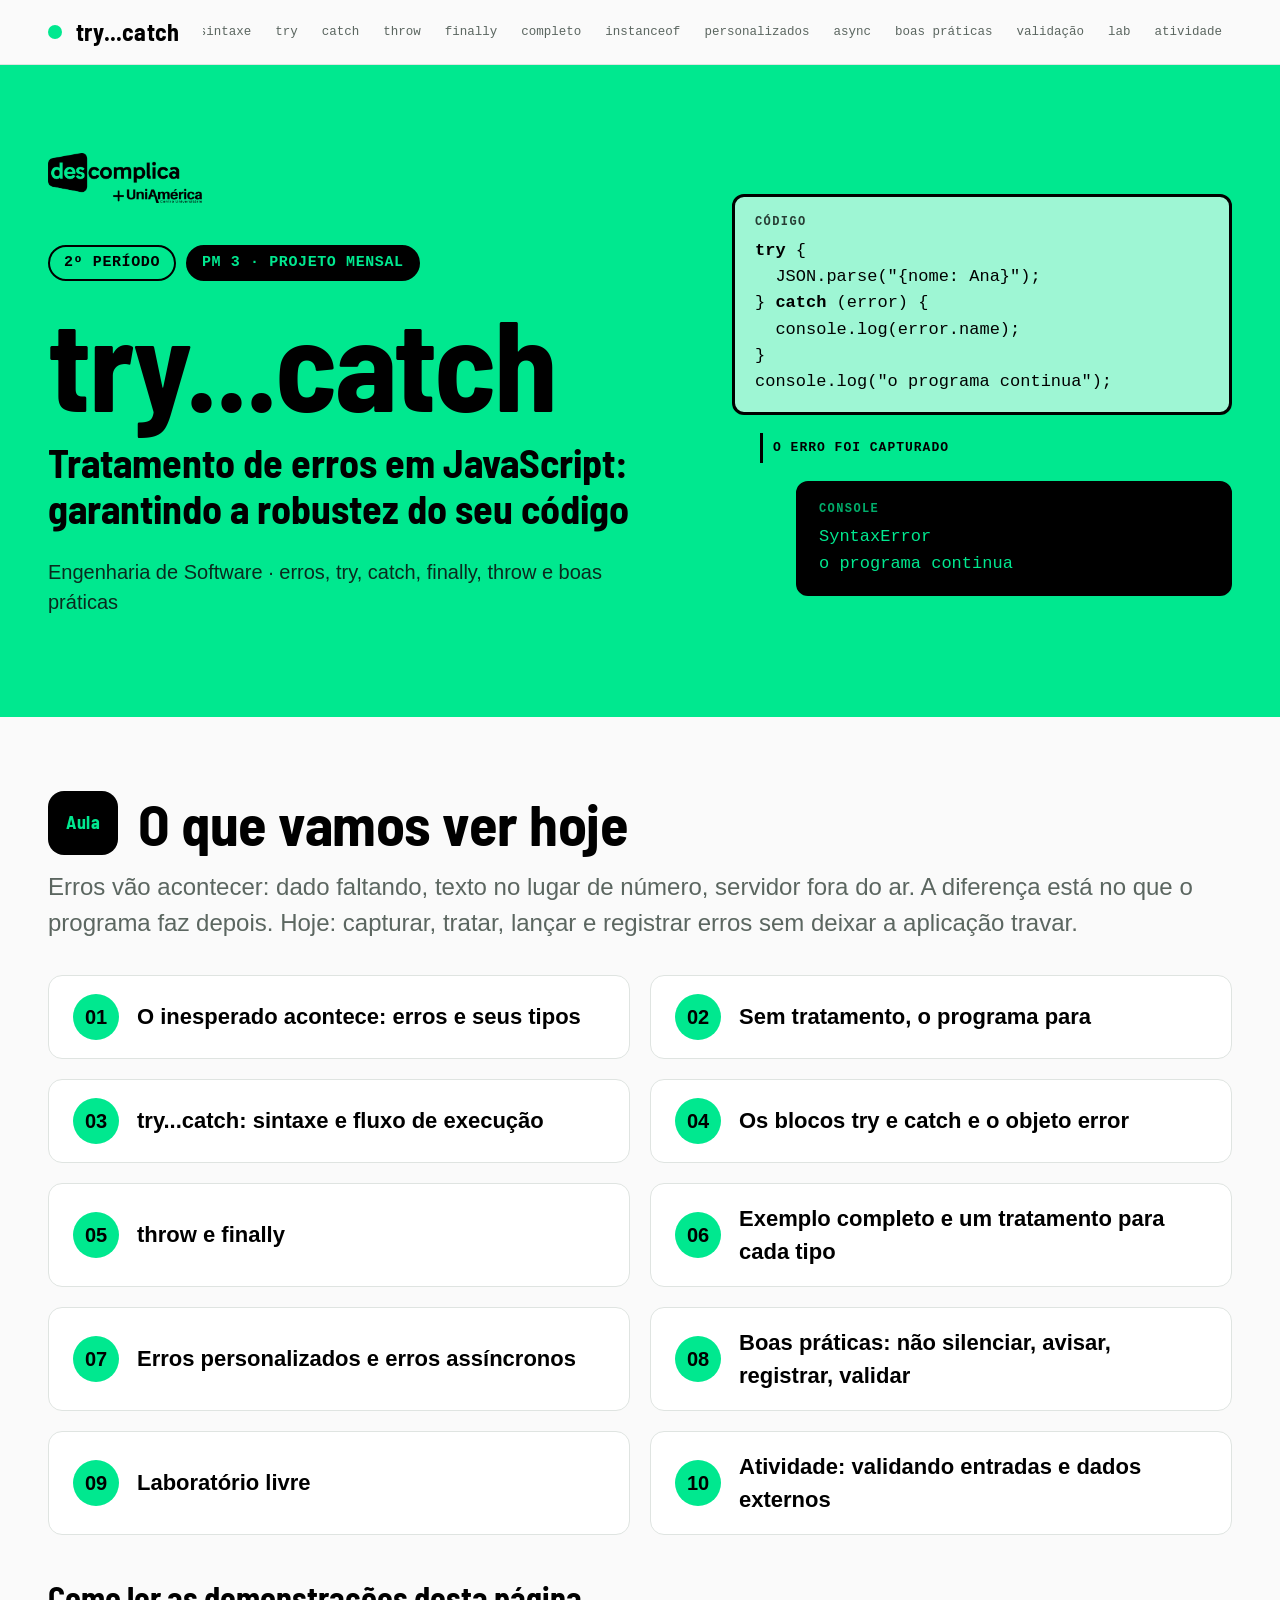
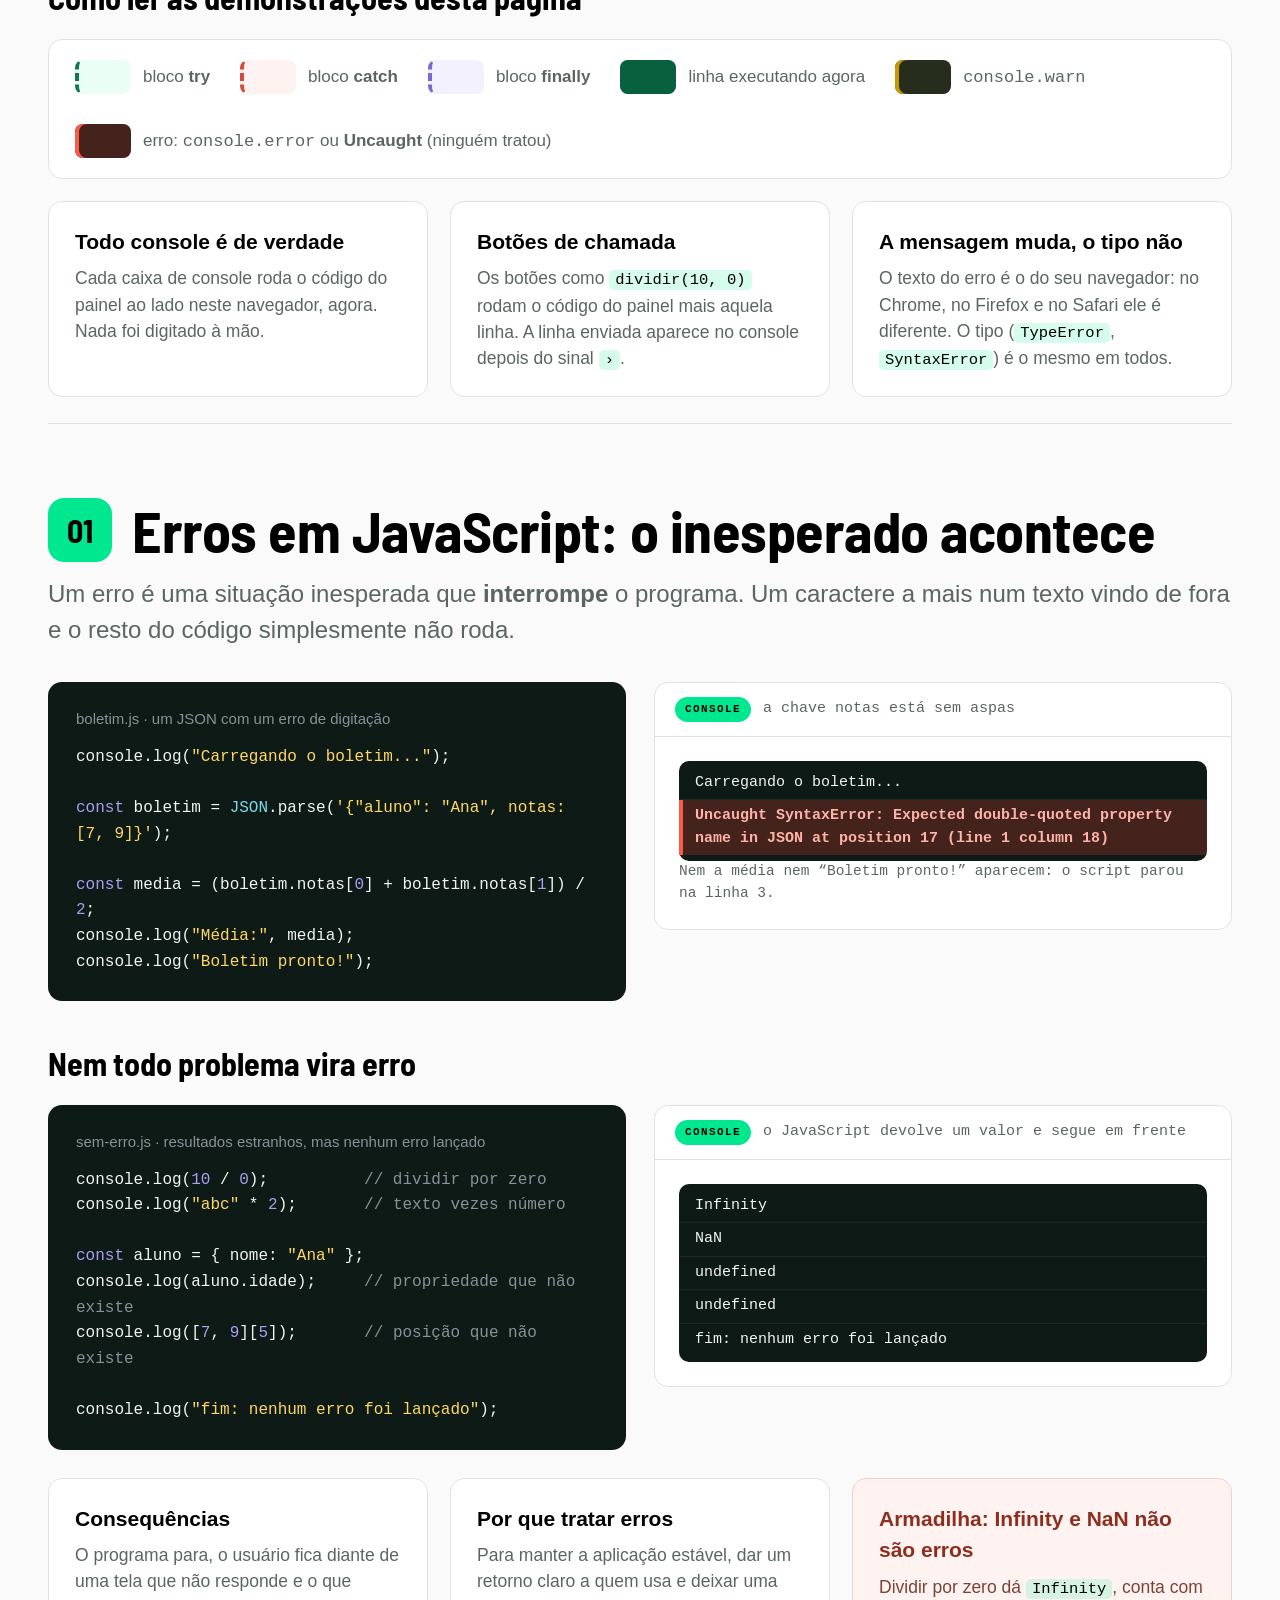
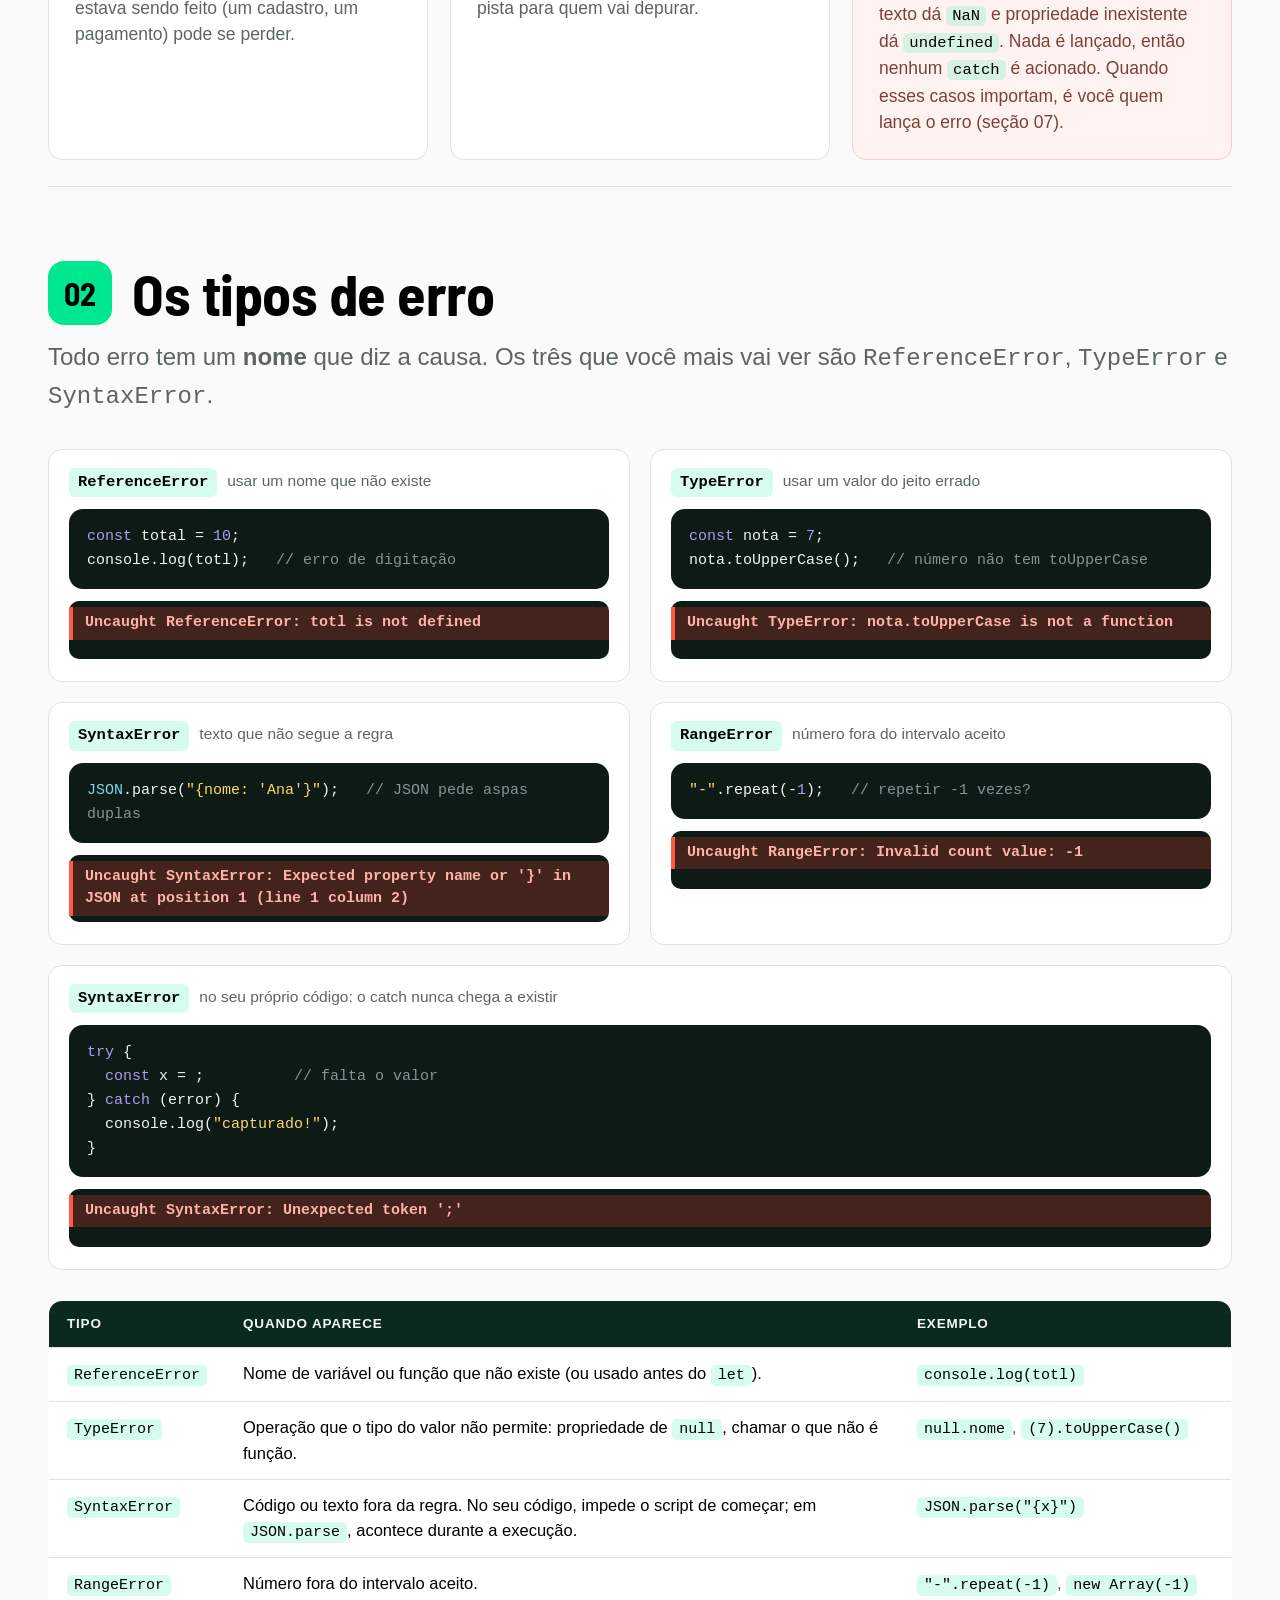
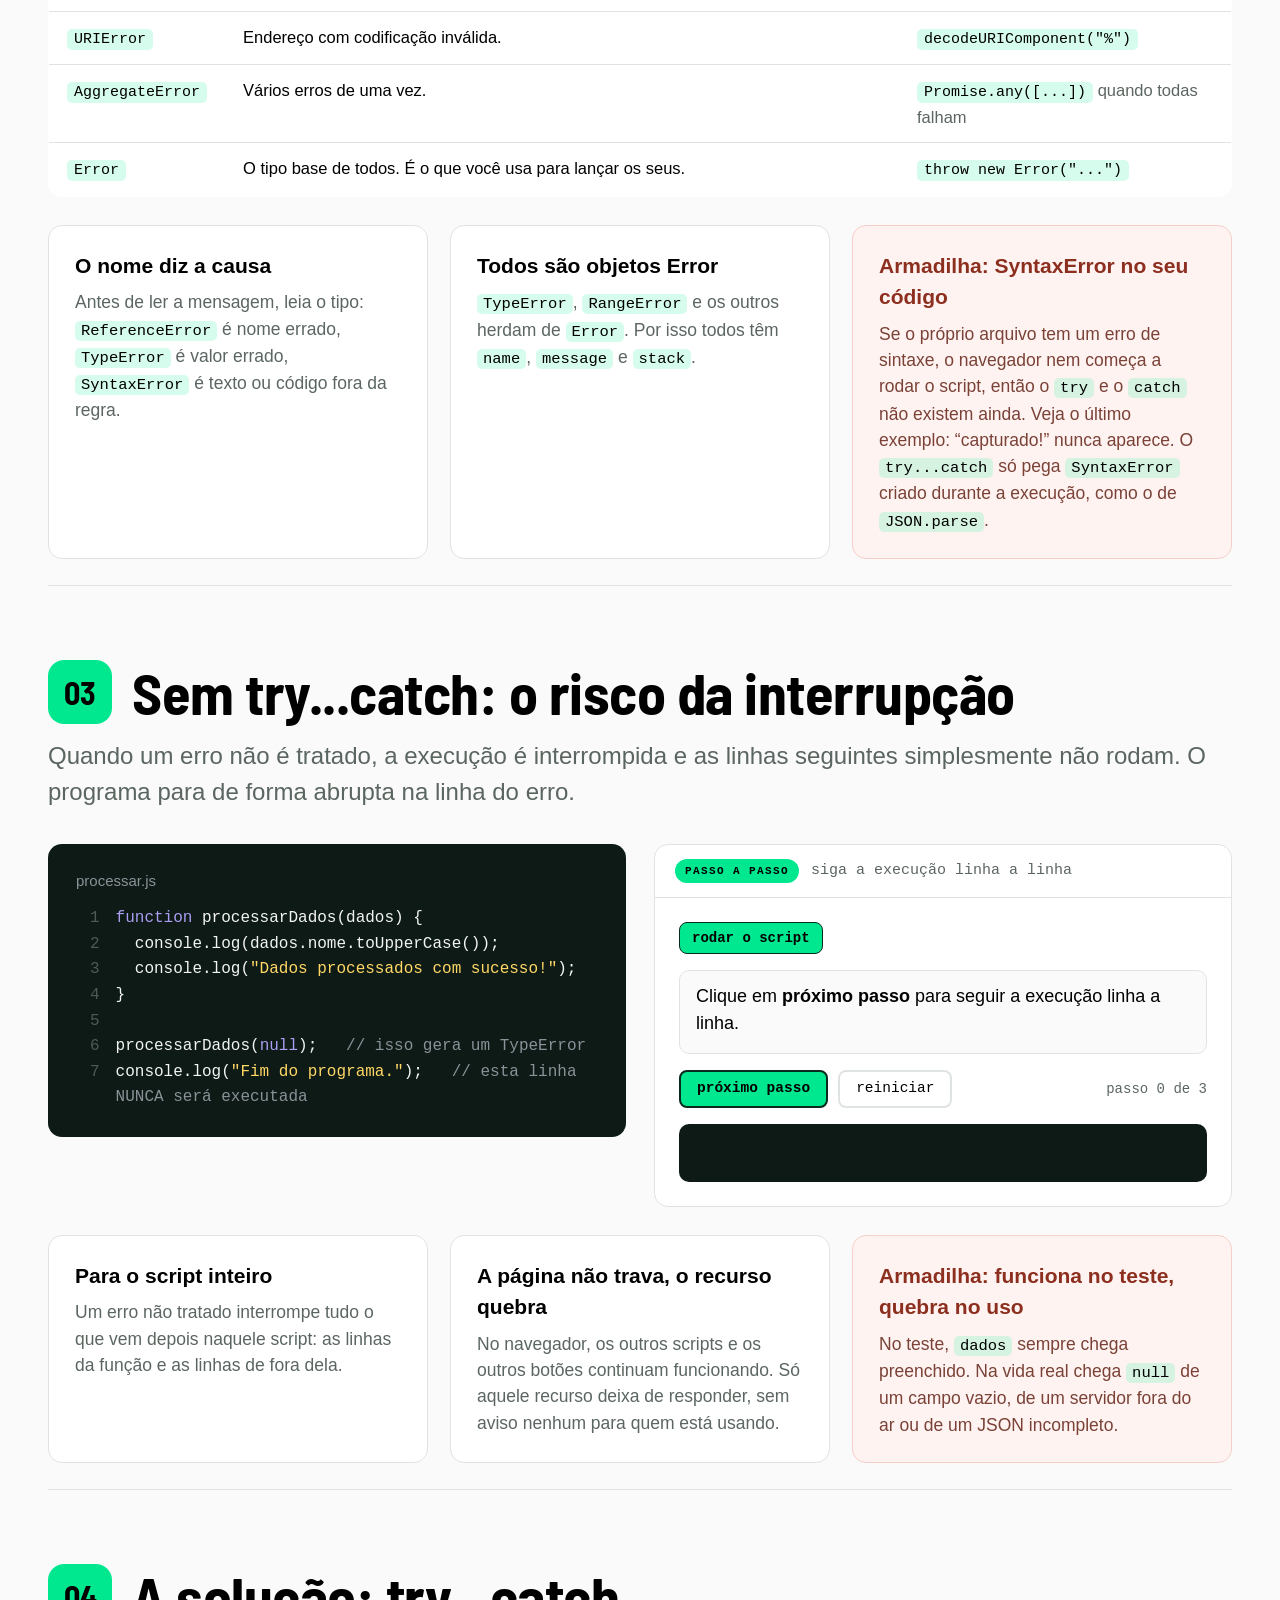
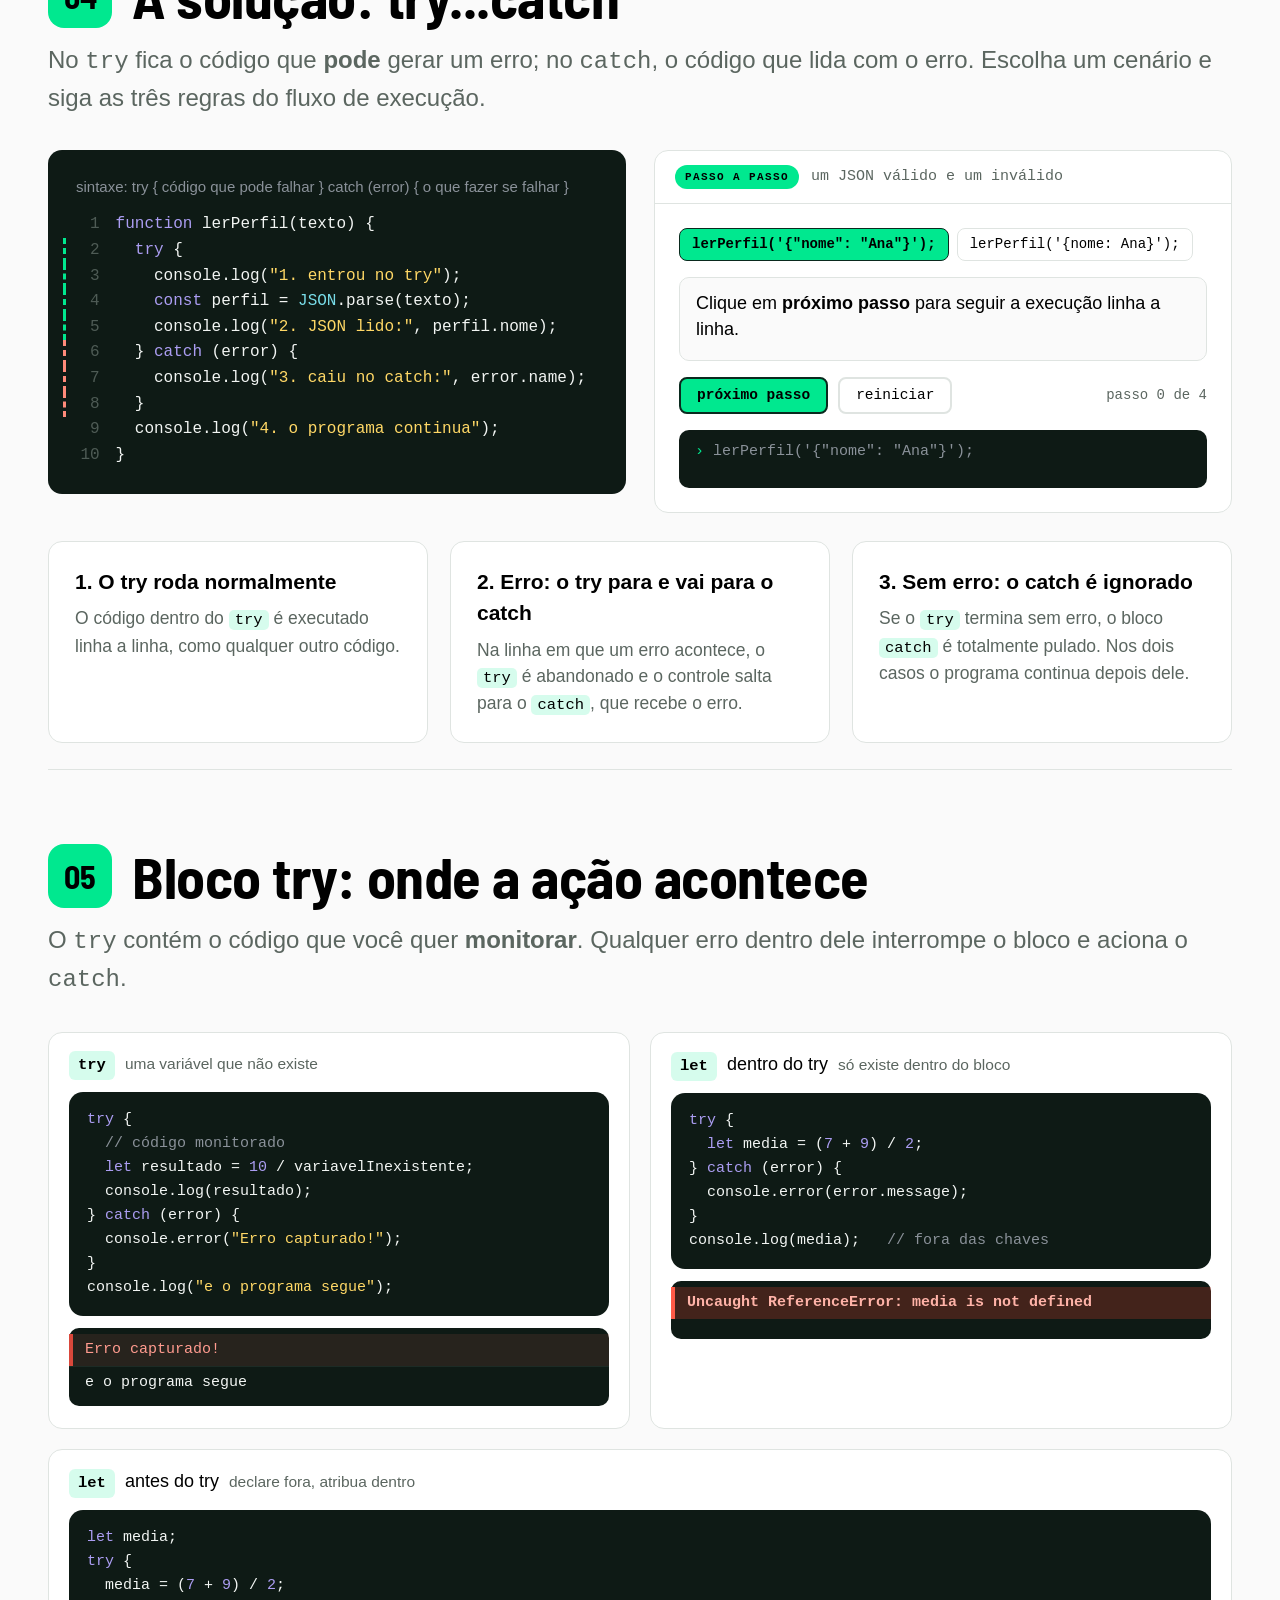
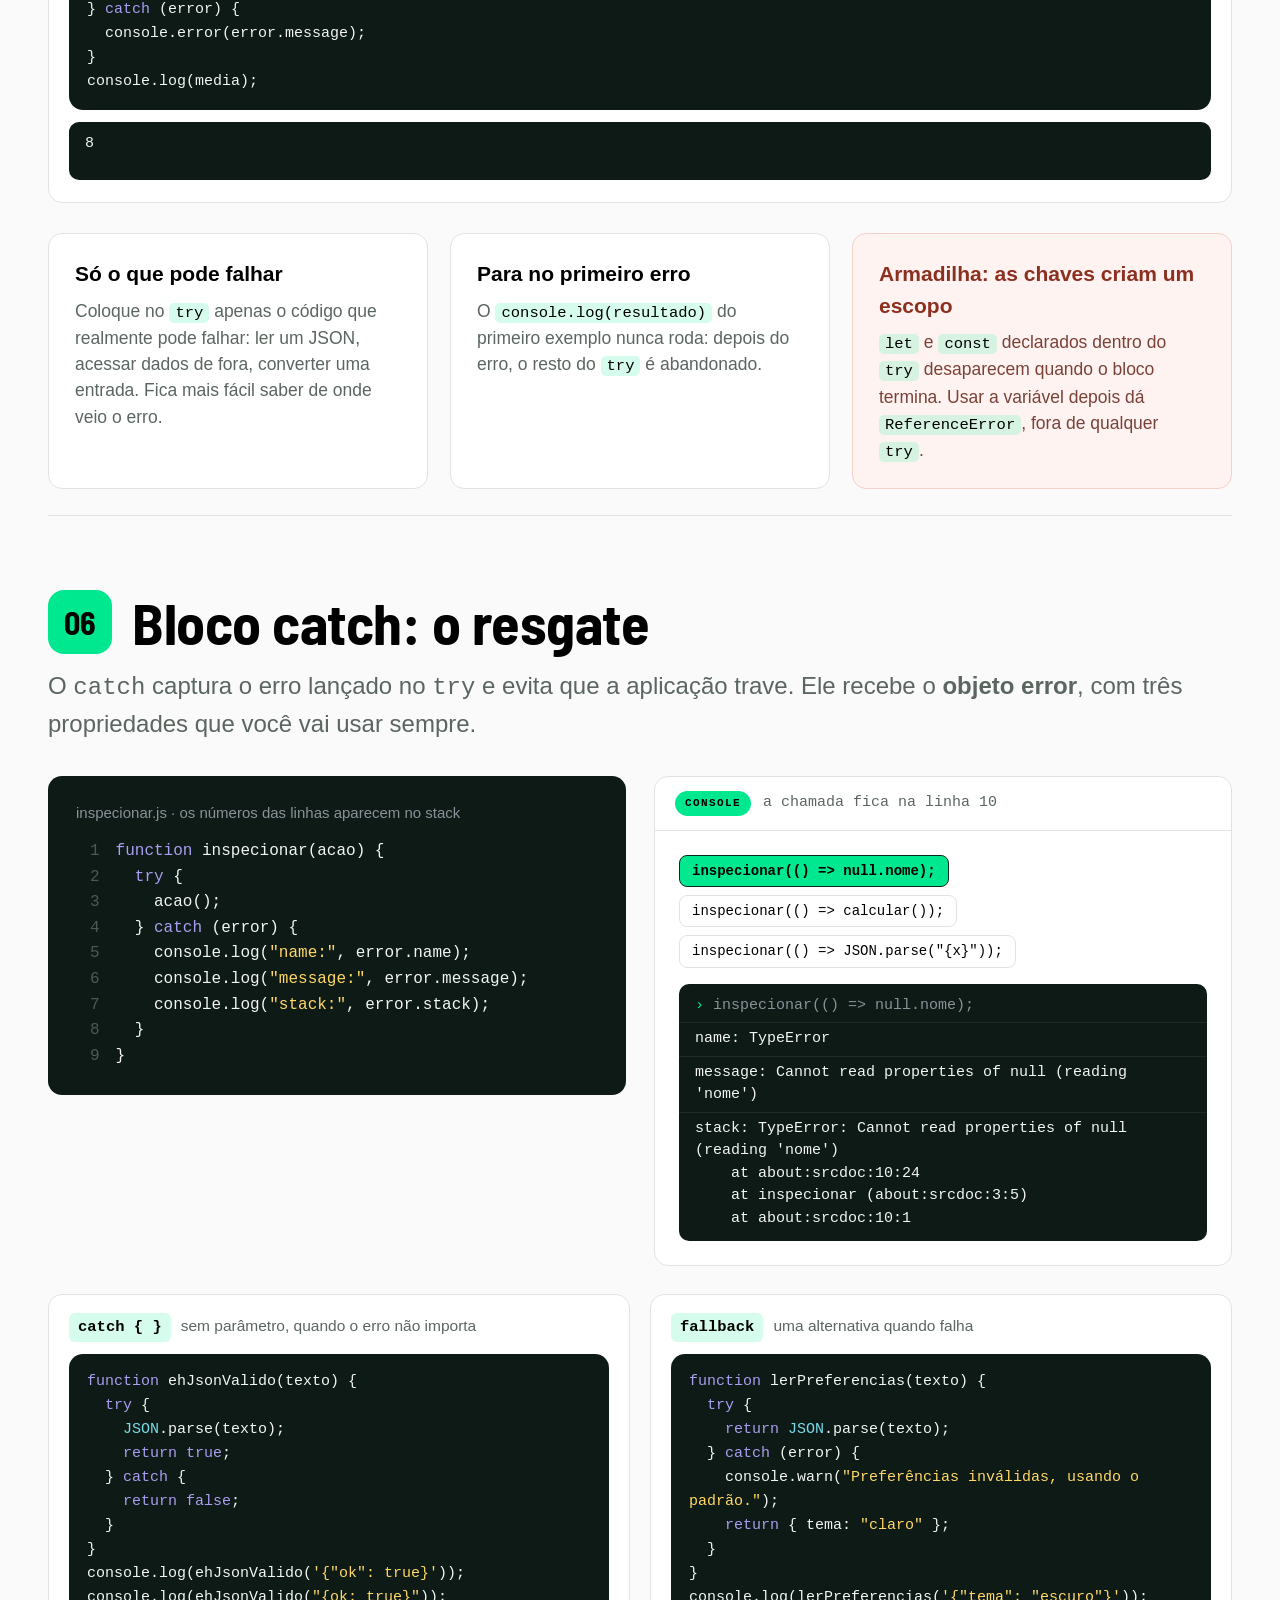
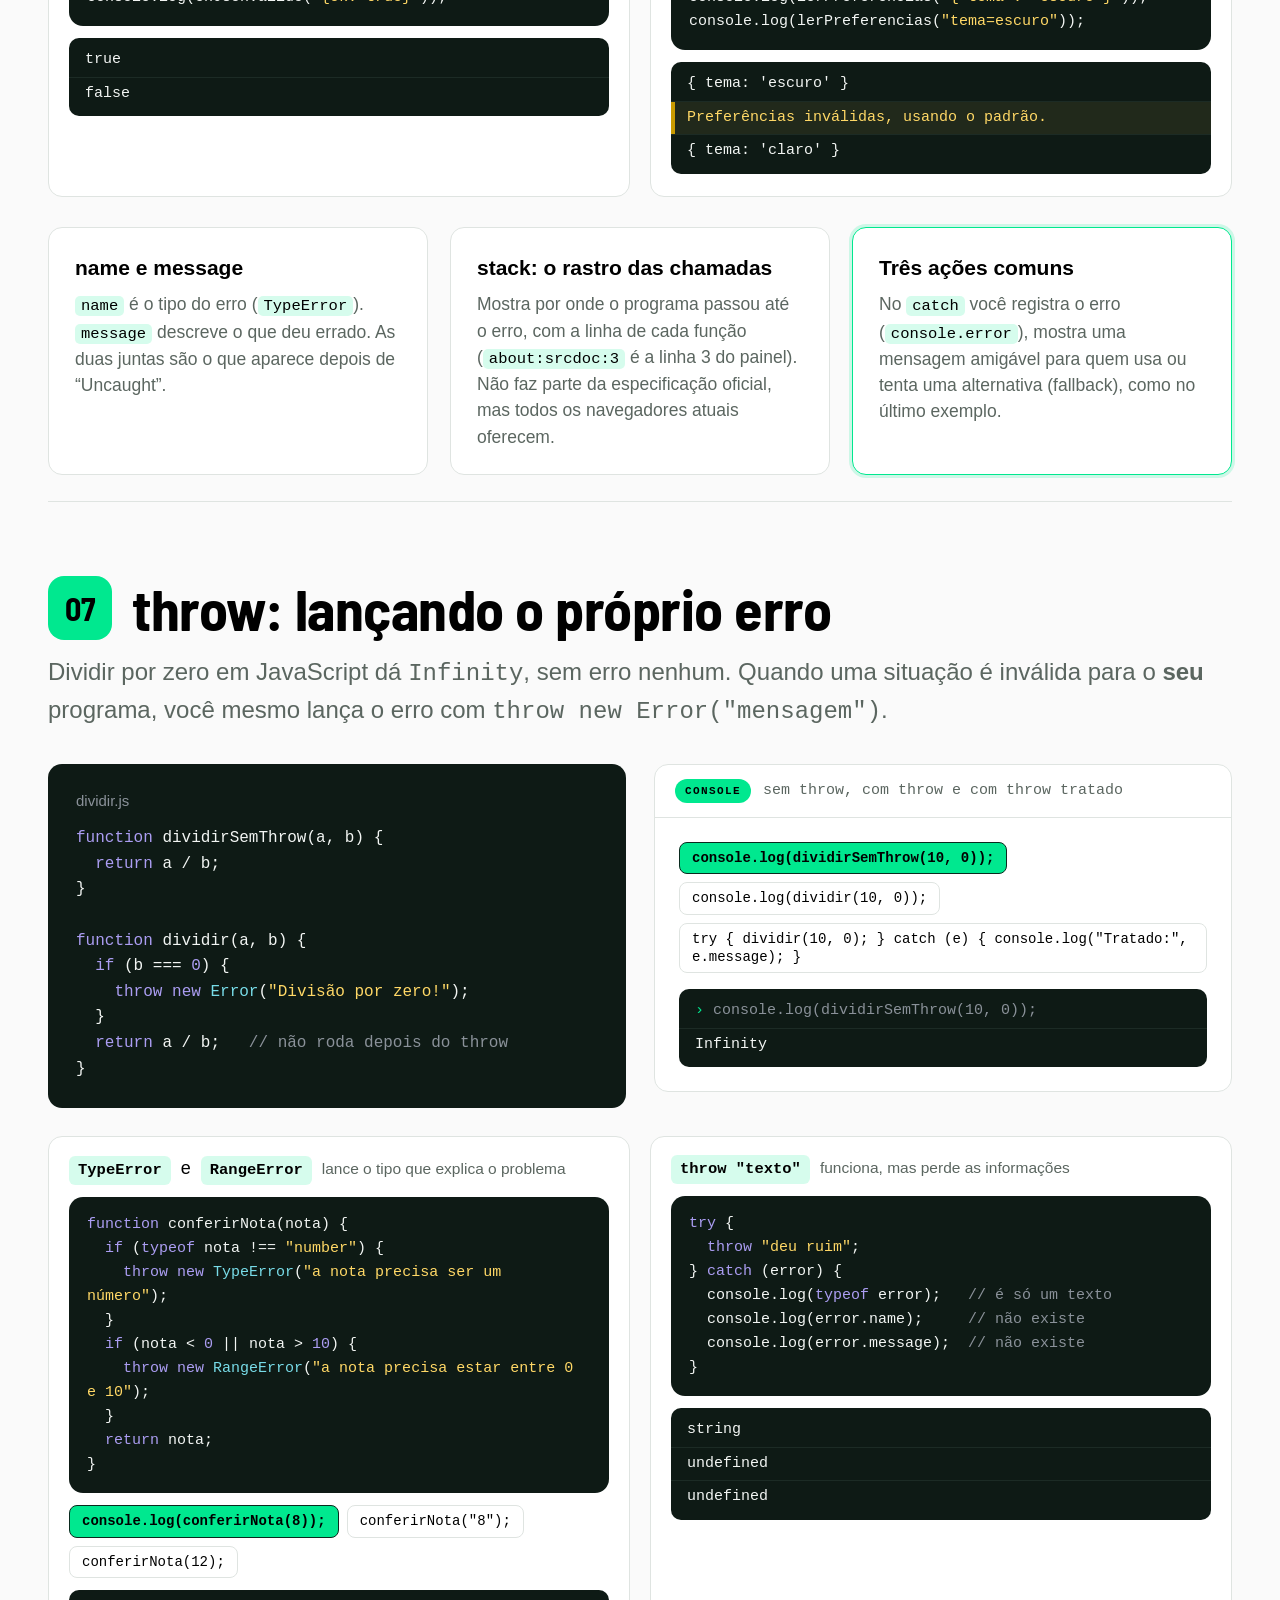
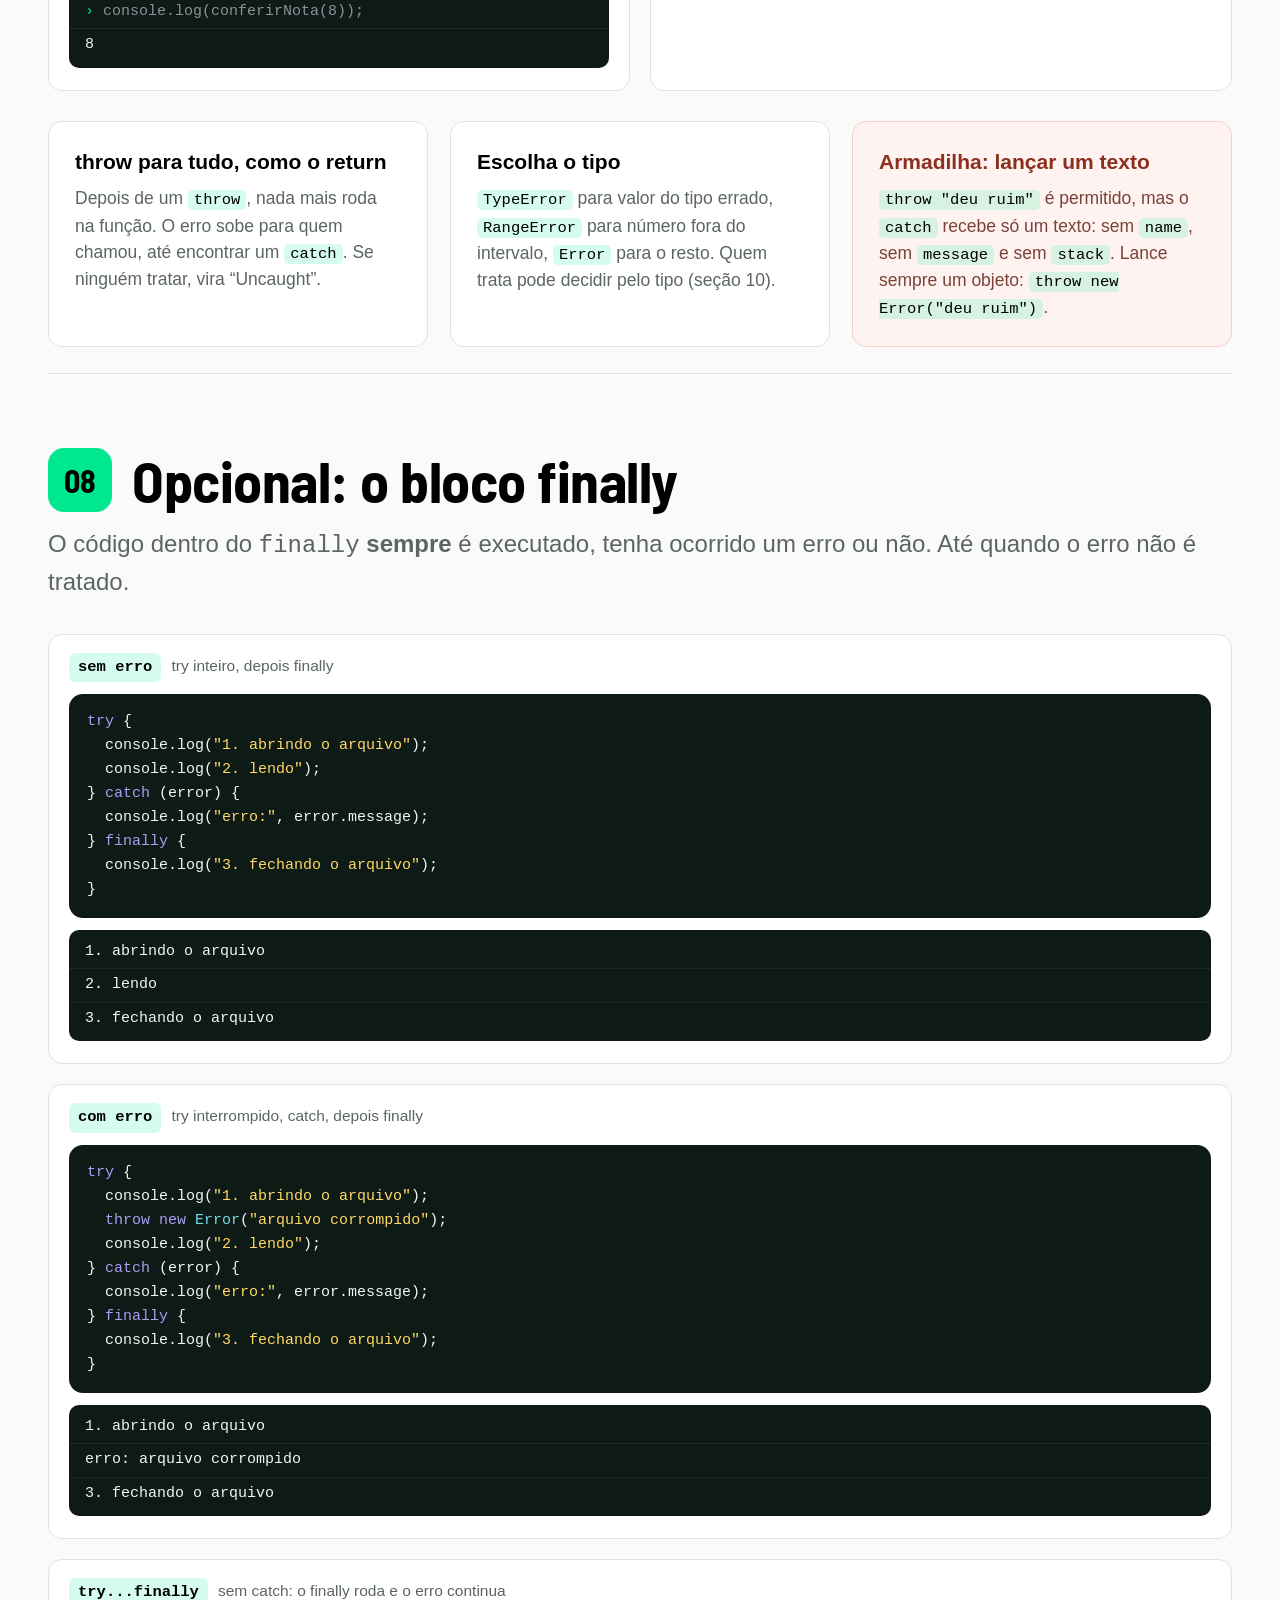
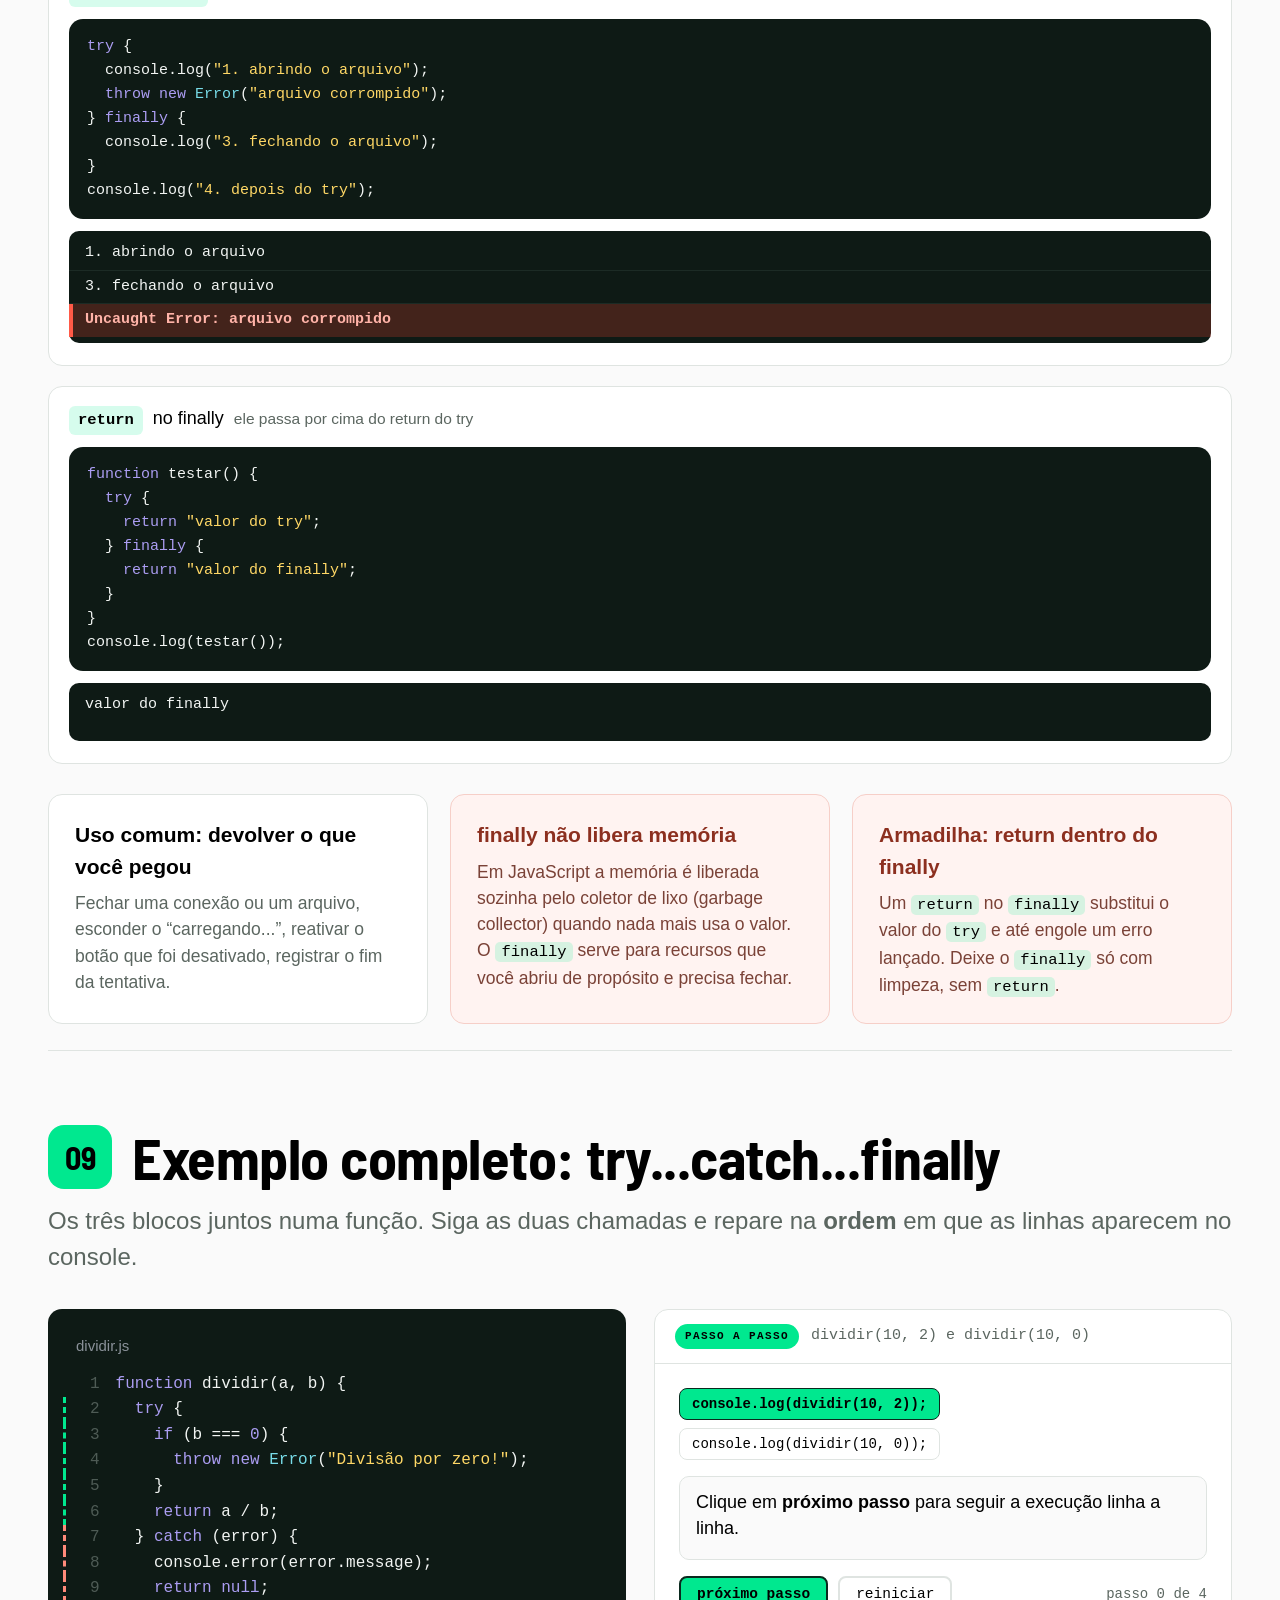
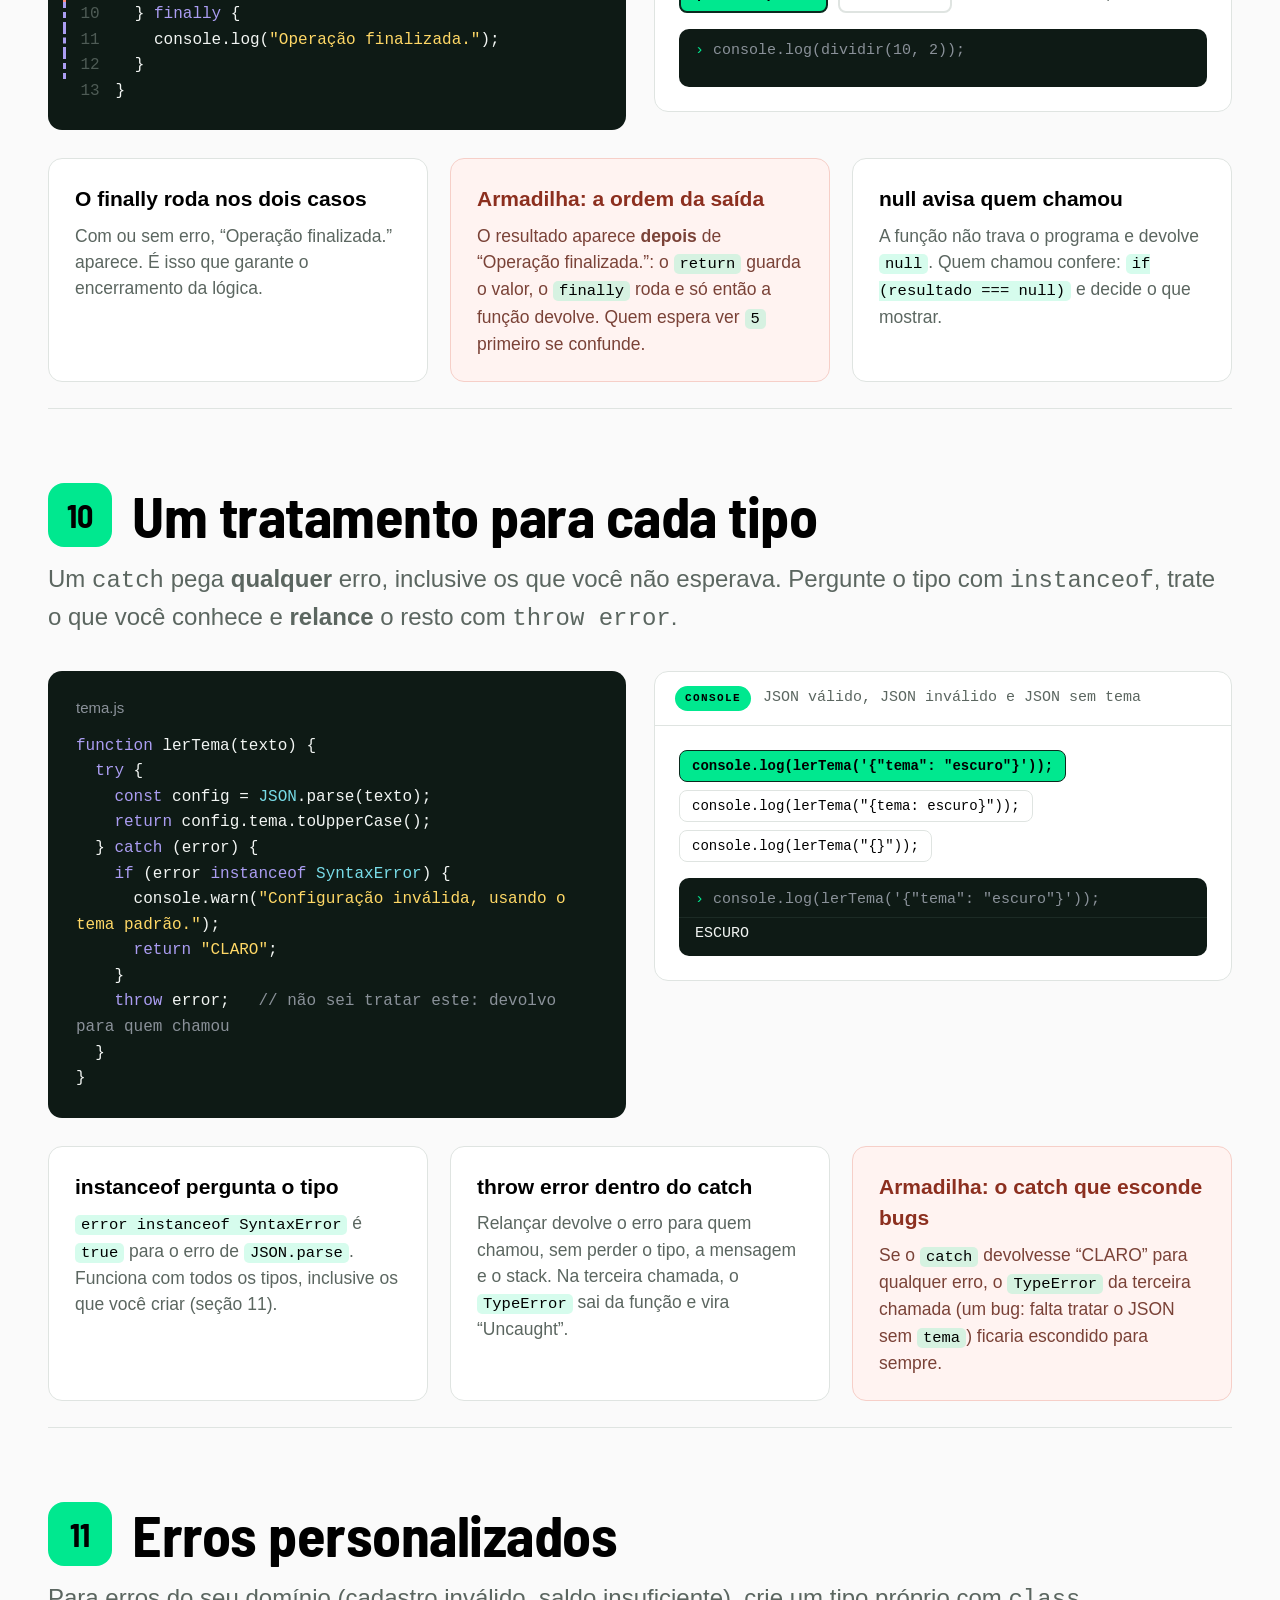
<file: aulas/2o_periodo/pm3/try-catch/index.html>
<!DOCTYPE html>
<html lang="pt-BR">
<head>
<meta charset="UTF-8">
<meta name="viewport" content="width=device-width, initial-scale=1">
<title>try...catch — tratamento de erros em JavaScript</title>

<link rel="preconnect" href="https://fonts.googleapis.com">
<link rel="preconnect" href="https://fonts.gstatic.com" crossorigin>
<link href="https://fonts.googleapis.com/css2?family=Barlow+Semi+Condensed:wght@600;700&display=swap" rel="stylesheet">

<link rel="stylesheet" href="css/estilo.css">
<link rel="stylesheet" href="css/demos.css">
</head>
<body data-periodo="2o_periodo" data-pm="pm3">

<!-- ============================ BARRA ============================ -->
<div class="barra">
  <div class="barra-interna">
    <a class="barra-marca" href="#roteiro"><span class="ponto"></span> try...catch</a>
    <nav class="barra-menu">
      <a href="#erros">erros</a>
      <a href="#tipos">tipos</a>
      <a href="#sem-try">sem try</a>
      <a href="#sintaxe">sintaxe</a>
      <a href="#try">try</a>
      <a href="#catch">catch</a>
      <a href="#throw">throw</a>
      <a href="#finally">finally</a>
      <a href="#completo">completo</a>
      <a href="#instanceof">instanceof</a>
      <a href="#personalizados">personalizados</a>
      <a href="#async">async</a>
      <a href="#silenciar">boas práticas</a>
      <a href="#validacao">validação</a>
      <a href="#lab">lab</a>
      <a href="#atividade">atividade</a>
    </nav>
  </div>
  <div class="progresso"></div>
</div>

<!-- ============================ CAPA ============================ -->
<header class="capa">
  <div class="capa-interna">
    <div class="capa-texto">
      <img class="capa-logo" src="img/logo.png" alt="Descomplica + UniAmérica">
      <div class="capa-meta"><span>2º período</span><span>PM 3 · Projeto Mensal</span></div>
      <h1>try...catch</h1>
      <p class="subtitulo">Tratamento de erros em JavaScript: garantindo a robustez do seu código</p>
      <p class="assinatura">Engenharia de Software · erros, try, catch, finally, throw e boas práticas</p>
    </div>
    <div class="capa-arte">
      <div class="troca-capa" aria-hidden="true">
<pre class="capa-msg"><span class="capa-msg-rotulo">código</span><b>try</b> {
  JSON.parse("{nome: Ana}");
} <b>catch</b> (error) {
  console.log(error.name);
}
console.log("o programa continua");</pre>
        <div class="capa-fio">o erro foi capturado</div>
<pre class="capa-msg capa-msg--resposta"><span class="capa-msg-rotulo">console</span>SyntaxError
o programa continua</pre>
      </div>
    </div>
  </div>
</header>

<main class="wrap">

  <!-- ======================= ROTEIRO + LEGENDA ======================= -->
  <section class="secao" id="roteiro" style="border-top:none">
    <div class="secao-topo">
      <span class="selo selo--escuro">Aula</span>
      <h2 class="secao-titulo">O que vamos ver hoje</h2>
    </div>
    <p class="secao-lead">Erros vão acontecer: dado faltando, texto no lugar de número, servidor fora do ar. A diferença está no que o programa faz depois. Hoje: capturar, tratar, lançar e registrar erros sem deixar a aplicação travar.</p>

    <div class="roteiro">
      <a href="#erros"><span class="num">01</span><span class="rotulo">O inesperado acontece: erros e seus tipos</span></a>
      <a href="#sem-try"><span class="num">02</span><span class="rotulo">Sem tratamento, o programa para</span></a>
      <a href="#sintaxe"><span class="num">03</span><span class="rotulo">try...catch: sintaxe e fluxo de execução</span></a>
      <a href="#try"><span class="num">04</span><span class="rotulo">Os blocos try e catch e o objeto error</span></a>
      <a href="#throw"><span class="num">05</span><span class="rotulo">throw e finally</span></a>
      <a href="#completo"><span class="num">06</span><span class="rotulo">Exemplo completo e um tratamento para cada tipo</span></a>
      <a href="#personalizados"><span class="num">07</span><span class="rotulo">Erros personalizados e erros assíncronos</span></a>
      <a href="#silenciar"><span class="num">08</span><span class="rotulo">Boas práticas: não silenciar, avisar, registrar, validar</span></a>
      <a href="#lab"><span class="num">09</span><span class="rotulo">Laboratório livre</span></a>
      <a href="#atividade"><span class="num">10</span><span class="rotulo">Atividade: validando entradas e dados externos</span></a>
    </div>

    <h3 class="sub-titulo">Como ler as demonstrações desta página</h3>
    <div class="legenda">
      <div class="legenda-item"><span class="amostra amostra--try"></span> <span>bloco <b>try</b></span></div>
      <div class="legenda-item"><span class="amostra amostra--catch"></span> <span>bloco <b>catch</b></span></div>
      <div class="legenda-item"><span class="amostra amostra--finally"></span> <span>bloco <b>finally</b></span></div>
      <div class="legenda-item"><span class="amostra amostra--atual"></span> <span>linha executando agora</span></div>
      <div class="legenda-item"><span class="amostra amostra--warn"></span> <span><code>console.warn</code></span></div>
      <div class="legenda-item"><span class="amostra amostra--uncaught"></span> <span>erro: <code>console.error</code> ou <b>Uncaught</b> (ninguém tratou)</span></div>
    </div>
    <div class="cartoes" style="margin-top:22px">
      <article class="cartao"><h3>Todo console é de verdade</h3><p>Cada caixa de console roda o código do painel ao lado neste navegador, agora. Nada foi digitado à mão.</p></article>
      <article class="cartao"><h3>Botões de chamada</h3><p>Os botões como <code>dividir(10, 0)</code> rodam o código do painel mais aquela linha. A linha enviada aparece no console depois do sinal <code>›</code>.</p></article>
      <article class="cartao"><h3>A mensagem muda, o tipo não</h3><p>O texto do erro é o do seu navegador: no Chrome, no Firefox e no Safari ele é diferente. O tipo (<code>TypeError</code>, <code>SyntaxError</code>) é o mesmo em todos.</p></article>
    </div>
  </section>

  <!-- ======================= 01 · ERROS ======================= -->
  <section class="secao" id="erros">
    <div class="secao-topo">
      <span class="selo">01</span>
      <h2 class="secao-titulo">Erros em JavaScript: o inesperado acontece</h2>
    </div>
    <p class="secao-lead">Um erro é uma situação inesperada que <b>interrompe</b> o programa. Um caractere a mais num texto vindo de fora e o resto do código simplesmente não roda.</p>

    <div class="dupla">
      <figure class="painel-codigo">
        <figcaption>boletim.js · um JSON com um erro de digitação</figcaption>
<pre class="codigo" data-lang="js" id="c-boletim">
console.log("Carregando o boletim...");

const boletim = JSON.parse('{"aluno": "Ana", notas: [7, 9]}');

const media = (boletim.notas[0] + boletim.notas[1]) / 2;
console.log("Média:", media);
console.log("Boletim pronto!");
</pre>
      </figure>
      <div class="preview" data-exec data-codigo="c-boletim">
        <div class="preview-topo"><span class="preview-selo">console</span><code>a chave notas está sem aspas</code></div>
        <div class="preview-corpo">
          <div class="console" data-console></div>
          <p class="nota-demo">Nem a média nem “Boletim pronto!” aparecem: o script parou na linha 3.</p>
        </div>
      </div>
    </div>

    <h3 class="sub-titulo">Nem todo problema vira erro</h3>
    <div class="dupla">
      <figure class="painel-codigo">
        <figcaption>sem-erro.js · resultados estranhos, mas nenhum erro lançado</figcaption>
<pre class="codigo" data-lang="js" id="c-sem-erro">
console.log(10 / 0);          // dividir por zero
console.log("abc" * 2);       // texto vezes número

const aluno = { nome: "Ana" };
console.log(aluno.idade);     // propriedade que não existe
console.log([7, 9][5]);       // posição que não existe

console.log("fim: nenhum erro foi lançado");
</pre>
      </figure>
      <div class="preview" data-exec data-codigo="c-sem-erro">
        <div class="preview-topo"><span class="preview-selo">console</span><code>o JavaScript devolve um valor e segue em frente</code></div>
        <div class="preview-corpo">
          <div class="console" data-console></div>
        </div>
      </div>
    </div>

    <div class="cartoes">
      <article class="cartao"><h3>Consequências</h3><p>O programa para, o usuário fica diante de uma tela que não responde e o que estava sendo feito (um cadastro, um pagamento) pode se perder.</p></article>
      <article class="cartao"><h3>Por que tratar erros</h3><p>Para manter a aplicação estável, dar um retorno claro a quem usa e deixar uma pista para quem vai depurar.</p></article>
      <article class="cartao cartao--erro"><h3>Armadilha: Infinity e NaN não são erros</h3><p>Dividir por zero dá <code>Infinity</code>, conta com texto dá <code>NaN</code> e propriedade inexistente dá <code>undefined</code>. Nada é lançado, então nenhum <code>catch</code> é acionado. Quando esses casos importam, é você quem lança o erro (seção 07).</p></article>
    </div>
  </section>

  <!-- ======================= 02 · TIPOS ======================= -->
  <section class="secao" id="tipos">
    <div class="secao-topo">
      <span class="selo">02</span>
      <h2 class="secao-titulo">Os tipos de erro</h2>
    </div>
    <p class="secao-lead">Todo erro tem um <b>nome</b> que diz a causa. Os três que você mais vai ver são <code>ReferenceError</code>, <code>TypeError</code> e <code>SyntaxError</code>.</p>

    <div class="galeria">
      <div class="mini" data-exec>
        <div class="mini-titulo"><code>ReferenceError</code><span>usar um nome que não existe</span></div>
        <figure class="painel-codigo">
<pre class="codigo" data-lang="js">
const total = 10;
console.log(totl);   // erro de digitação
</pre>
        </figure>
        <div class="console" data-console></div>
      </div>
      <div class="mini" data-exec>
        <div class="mini-titulo"><code>TypeError</code><span>usar um valor do jeito errado</span></div>
        <figure class="painel-codigo">
<pre class="codigo" data-lang="js">
const nota = 7;
nota.toUpperCase();   // número não tem toUpperCase
</pre>
        </figure>
        <div class="console" data-console></div>
      </div>
      <div class="mini" data-exec>
        <div class="mini-titulo"><code>SyntaxError</code><span>texto que não segue a regra</span></div>
        <figure class="painel-codigo">
<pre class="codigo" data-lang="js">
JSON.parse("{nome: 'Ana'}");   // JSON pede aspas duplas
</pre>
        </figure>
        <div class="console" data-console></div>
      </div>
      <div class="mini" data-exec>
        <div class="mini-titulo"><code>RangeError</code><span>número fora do intervalo aceito</span></div>
        <figure class="painel-codigo">
<pre class="codigo" data-lang="js">
"-".repeat(-1);   // repetir -1 vezes?
</pre>
        </figure>
        <div class="console" data-console></div>
      </div>
      <div class="mini mini--largo" data-exec>
        <div class="mini-titulo"><code>SyntaxError</code><span>no seu próprio código: o catch nunca chega a existir</span></div>
        <figure class="painel-codigo">
<pre class="codigo" data-lang="js">
try {
  const x = ;          // falta o valor
} catch (error) {
  console.log("capturado!");
}
</pre>
        </figure>
        <div class="console" data-console></div>
      </div>
    </div>

    <div class="rolagem-x" style="margin-bottom:28px">
      <table class="tabela tabela-tipos">
        <thead><tr><th>Tipo</th><th>Quando aparece</th><th>Exemplo</th></tr></thead>
        <tbody>
          <tr><td><code>ReferenceError</code></td><td>Nome de variável ou função que não existe (ou usado antes do <code>let</code>).</td><td><code>console.log(totl)</code></td></tr>
          <tr><td><code>TypeError</code></td><td>Operação que o tipo do valor não permite: propriedade de <code>null</code>, chamar o que não é função.</td><td><code>null.nome</code>, <code>(7).toUpperCase()</code></td></tr>
          <tr><td><code>SyntaxError</code></td><td>Código ou texto fora da regra. No seu código, impede o script de começar; em <code>JSON.parse</code>, acontece durante a execução.</td><td><code>JSON.parse("{x}")</code></td></tr>
          <tr><td><code>RangeError</code></td><td>Número fora do intervalo aceito.</td><td><code>"-".repeat(-1)</code>, <code>new Array(-1)</code></td></tr>
          <tr><td><code>URIError</code></td><td>Endereço com codificação inválida.</td><td><code>decodeURIComponent("%")</code></td></tr>
          <tr><td><code>AggregateError</code></td><td>Vários erros de uma vez.</td><td><code>Promise.any([...])</code> quando todas falham</td></tr>
          <tr><td><code>Error</code></td><td>O tipo base de todos. É o que você usa para lançar os seus.</td><td><code>throw new Error("...")</code></td></tr>
        </tbody>
      </table>
    </div>

    <div class="cartoes">
      <article class="cartao"><h3>O nome diz a causa</h3><p>Antes de ler a mensagem, leia o tipo: <code>ReferenceError</code> é nome errado, <code>TypeError</code> é valor errado, <code>SyntaxError</code> é texto ou código fora da regra.</p></article>
      <article class="cartao"><h3>Todos são objetos Error</h3><p><code>TypeError</code>, <code>RangeError</code> e os outros herdam de <code>Error</code>. Por isso todos têm <code>name</code>, <code>message</code> e <code>stack</code>.</p></article>
      <article class="cartao cartao--erro"><h3>Armadilha: SyntaxError no seu código</h3><p>Se o próprio arquivo tem um erro de sintaxe, o navegador nem começa a rodar o script, então o <code>try</code> e o <code>catch</code> não existem ainda. Veja o último exemplo: “capturado!” nunca aparece. O <code>try...catch</code> só pega <code>SyntaxError</code> criado durante a execução, como o de <code>JSON.parse</code>.</p></article>
    </div>
  </section>

  <!-- ======================= 03 · SEM TRY ======================= -->
  <section class="secao" id="sem-try">
    <div class="secao-topo">
      <span class="selo">03</span>
      <h2 class="secao-titulo">Sem try...catch: o risco da interrupção</h2>
    </div>
    <p class="secao-lead">Quando um erro não é tratado, a execução é interrompida e as linhas seguintes simplesmente não rodam. O programa para de forma abrupta na linha do erro.</p>

    <div class="passos" data-passos="sem-try">
      <figure class="painel-codigo">
        <figcaption>processar.js</figcaption>
<pre class="codigo codigo--numeros" data-lang="js">
function processarDados(dados) {
  console.log(dados.nome.toUpperCase());
  console.log("Dados processados com sucesso!");
}

processarDados(null);   // isso gera um TypeError
console.log("Fim do programa.");   // esta linha NUNCA será executada
</pre>
      </figure>
      <div class="preview">
        <div class="preview-topo"><span class="preview-selo">passo a passo</span><code>siga a execução linha a linha</code></div>
        <div class="preview-corpo">
          <div class="chamadas" data-cenarios></div>
          <p class="passo-nota" data-nota></p>
          <div class="passo-barra">
            <div class="botoes">
              <button type="button" class="btn" data-proximo>próximo passo</button>
              <button type="button" class="btn btn--sec" data-reiniciar>reiniciar</button>
            </div>
            <span class="passo-conta" data-conta></span>
          </div>
          <div class="console" data-console></div>
        </div>
      </div>
    </div>

    <div class="cartoes">
      <article class="cartao"><h3>Para o script inteiro</h3><p>Um erro não tratado interrompe tudo o que vem depois naquele script: as linhas da função e as linhas de fora dela.</p></article>
      <article class="cartao"><h3>A página não trava, o recurso quebra</h3><p>No navegador, os outros scripts e os outros botões continuam funcionando. Só aquele recurso deixa de responder, sem aviso nenhum para quem está usando.</p></article>
      <article class="cartao cartao--erro"><h3>Armadilha: funciona no teste, quebra no uso</h3><p>No teste, <code>dados</code> sempre chega preenchido. Na vida real chega <code>null</code> de um campo vazio, de um servidor fora do ar ou de um JSON incompleto.</p></article>
    </div>
  </section>

  <!-- ======================= 04 · SINTAXE ======================= -->
  <section class="secao" id="sintaxe">
    <div class="secao-topo">
      <span class="selo">04</span>
      <h2 class="secao-titulo">A solução: try...catch</h2>
    </div>
    <p class="secao-lead">No <code>try</code> fica o código que <b>pode</b> gerar um erro; no <code>catch</code>, o código que lida com o erro. Escolha um cenário e siga as três regras do fluxo de execução.</p>

    <div class="passos" data-passos="fluxo">
      <figure class="painel-codigo">
        <figcaption>sintaxe: try { código que pode falhar } catch (error) { o que fazer se falhar }</figcaption>
<pre class="codigo codigo--numeros" data-lang="js">
function lerPerfil(texto) {
  try {
    console.log("1. entrou no try");
    const perfil = JSON.parse(texto);
    console.log("2. JSON lido:", perfil.nome);
  } catch (error) {
    console.log("3. caiu no catch:", error.name);
  }
  console.log("4. o programa continua");
}
</pre>
      </figure>
      <div class="preview">
        <div class="preview-topo"><span class="preview-selo">passo a passo</span><code>um JSON válido e um inválido</code></div>
        <div class="preview-corpo">
          <div class="chamadas" data-cenarios></div>
          <p class="passo-nota" data-nota></p>
          <div class="passo-barra">
            <div class="botoes">
              <button type="button" class="btn" data-proximo>próximo passo</button>
              <button type="button" class="btn btn--sec" data-reiniciar>reiniciar</button>
            </div>
            <span class="passo-conta" data-conta></span>
          </div>
          <div class="console" data-console></div>
        </div>
      </div>
    </div>

    <div class="cartoes">
      <article class="cartao"><h3>1. O try roda normalmente</h3><p>O código dentro do <code>try</code> é executado linha a linha, como qualquer outro código.</p></article>
      <article class="cartao"><h3>2. Erro: o try para e vai para o catch</h3><p>Na linha em que um erro acontece, o <code>try</code> é abandonado e o controle salta para o <code>catch</code>, que recebe o erro.</p></article>
      <article class="cartao"><h3>3. Sem erro: o catch é ignorado</h3><p>Se o <code>try</code> termina sem erro, o bloco <code>catch</code> é totalmente pulado. Nos dois casos o programa continua depois dele.</p></article>
    </div>
  </section>

  <!-- ======================= 05 · TRY ======================= -->
  <section class="secao" id="try">
    <div class="secao-topo">
      <span class="selo">05</span>
      <h2 class="secao-titulo">Bloco try: onde a ação acontece</h2>
    </div>
    <p class="secao-lead">O <code>try</code> contém o código que você quer <b>monitorar</b>. Qualquer erro dentro dele interrompe o bloco e aciona o <code>catch</code>.</p>

    <div class="galeria">
      <div class="mini" data-exec>
        <div class="mini-titulo"><code>try</code><span>uma variável que não existe</span></div>
        <figure class="painel-codigo">
<pre class="codigo" data-lang="js">
try {
  // código monitorado
  let resultado = 10 / variavelInexistente;
  console.log(resultado);
} catch (error) {
  console.error("Erro capturado!");
}
console.log("e o programa segue");
</pre>
        </figure>
        <div class="console" data-console></div>
      </div>
      <div class="mini" data-exec>
        <div class="mini-titulo"><code>let</code> dentro do try<span>só existe dentro do bloco</span></div>
        <figure class="painel-codigo">
<pre class="codigo" data-lang="js">
try {
  let media = (7 + 9) / 2;
} catch (error) {
  console.error(error.message);
}
console.log(media);   // fora das chaves
</pre>
        </figure>
        <div class="console" data-console></div>
      </div>
      <div class="mini" data-exec>
        <div class="mini-titulo"><code>let</code> antes do try<span>declare fora, atribua dentro</span></div>
        <figure class="painel-codigo">
<pre class="codigo" data-lang="js">
let media;
try {
  media = (7 + 9) / 2;
} catch (error) {
  console.error(error.message);
}
console.log(media);
</pre>
        </figure>
        <div class="console" data-console></div>
      </div>
    </div>

    <div class="cartoes">
      <article class="cartao"><h3>Só o que pode falhar</h3><p>Coloque no <code>try</code> apenas o código que realmente pode falhar: ler um JSON, acessar dados de fora, converter uma entrada. Fica mais fácil saber de onde veio o erro.</p></article>
      <article class="cartao"><h3>Para no primeiro erro</h3><p>O <code>console.log(resultado)</code> do primeiro exemplo nunca roda: depois do erro, o resto do <code>try</code> é abandonado.</p></article>
      <article class="cartao cartao--erro"><h3>Armadilha: as chaves criam um escopo</h3><p><code>let</code> e <code>const</code> declarados dentro do <code>try</code> desaparecem quando o bloco termina. Usar a variável depois dá <code>ReferenceError</code>, fora de qualquer <code>try</code>.</p></article>
    </div>
  </section>

  <!-- ======================= 06 · CATCH ======================= -->
  <section class="secao" id="catch">
    <div class="secao-topo">
      <span class="selo">06</span>
      <h2 class="secao-titulo">Bloco catch: o resgate</h2>
    </div>
    <p class="secao-lead">O <code>catch</code> captura o erro lançado no <code>try</code> e evita que a aplicação trave. Ele recebe o <b>objeto error</b>, com três propriedades que você vai usar sempre.</p>

    <div class="dupla">
      <figure class="painel-codigo">
        <figcaption>inspecionar.js · os números das linhas aparecem no stack</figcaption>
<pre class="codigo codigo--numeros" data-lang="js" id="c-inspecionar">
function inspecionar(acao) {
  try {
    acao();
  } catch (error) {
    console.log("name:", error.name);
    console.log("message:", error.message);
    console.log("stack:", error.stack);
  }
}
</pre>
      </figure>
      <div class="preview" data-exec data-codigo="c-inspecionar">
        <div class="preview-topo"><span class="preview-selo">console</span><code>a chamada fica na linha 10</code></div>
        <div class="preview-corpo">
          <div class="chamadas">
            <button data-chamada="inspecionar(() => null.nome);"></button>
            <button data-chamada="inspecionar(() => calcular());"></button>
            <button data-chamada="inspecionar(() => JSON.parse(&quot;{x}&quot;));"></button>
          </div>
          <div class="console" data-console></div>
        </div>
      </div>
    </div>

    <div class="galeria">
      <div class="mini" data-exec>
        <div class="mini-titulo"><code>catch { }</code><span>sem parâmetro, quando o erro não importa</span></div>
        <figure class="painel-codigo">
<pre class="codigo" data-lang="js">
function ehJsonValido(texto) {
  try {
    JSON.parse(texto);
    return true;
  } catch {
    return false;
  }
}
console.log(ehJsonValido('{"ok": true}'));
console.log(ehJsonValido("{ok: true}"));
</pre>
        </figure>
        <div class="console" data-console></div>
      </div>
      <div class="mini" data-exec>
        <div class="mini-titulo"><code>fallback</code><span>uma alternativa quando falha</span></div>
        <figure class="painel-codigo">
<pre class="codigo" data-lang="js">
function lerPreferencias(texto) {
  try {
    return JSON.parse(texto);
  } catch (error) {
    console.warn("Preferências inválidas, usando o padrão.");
    return { tema: "claro" };
  }
}
console.log(lerPreferencias('{"tema": "escuro"}'));
console.log(lerPreferencias("tema=escuro"));
</pre>
        </figure>
        <div class="console" data-console></div>
      </div>
    </div>

    <div class="cartoes">
      <article class="cartao"><h3>name e message</h3><p><code>name</code> é o tipo do erro (<code>TypeError</code>). <code>message</code> descreve o que deu errado. As duas juntas são o que aparece depois de “Uncaught”.</p></article>
      <article class="cartao"><h3>stack: o rastro das chamadas</h3><p>Mostra por onde o programa passou até o erro, com a linha de cada função (<code>about:srcdoc:3</code> é a linha 3 do painel). Não faz parte da especificação oficial, mas todos os navegadores atuais oferecem.</p></article>
      <article class="cartao cartao--novo"><h3>Três ações comuns</h3><p>No <code>catch</code> você registra o erro (<code>console.error</code>), mostra uma mensagem amigável para quem usa ou tenta uma alternativa (fallback), como no último exemplo.</p></article>
    </div>
  </section>

  <!-- ======================= 07 · THROW ======================= -->
  <section class="secao" id="throw">
    <div class="secao-topo">
      <span class="selo">07</span>
      <h2 class="secao-titulo">throw: lançando o próprio erro</h2>
    </div>
    <p class="secao-lead">Dividir por zero em JavaScript dá <code>Infinity</code>, sem erro nenhum. Quando uma situação é inválida para o <b>seu</b> programa, você mesmo lança o erro com <code>throw new Error("mensagem")</code>.</p>

    <div class="dupla">
      <figure class="painel-codigo">
        <figcaption>dividir.js</figcaption>
<pre class="codigo" data-lang="js" id="c-throw">
function dividirSemThrow(a, b) {
  return a / b;
}

function dividir(a, b) {
  if (b === 0) {
    throw new Error("Divisão por zero!");
  }
  return a / b;   // não roda depois do throw
}
</pre>
      </figure>
      <div class="preview" data-exec data-codigo="c-throw">
        <div class="preview-topo"><span class="preview-selo">console</span><code>sem throw, com throw e com throw tratado</code></div>
        <div class="preview-corpo">
          <div class="chamadas">
            <button data-chamada="console.log(dividirSemThrow(10, 0));"></button>
            <button data-chamada="console.log(dividir(10, 0));"></button>
            <button data-chamada="try { dividir(10, 0); } catch (e) { console.log(&quot;Tratado:&quot;, e.message); }"></button>
          </div>
          <div class="console" data-console></div>
        </div>
      </div>
    </div>

    <div class="galeria">
      <div class="mini" data-exec>
        <div class="mini-titulo"><code>TypeError</code> e <code>RangeError</code><span>lance o tipo que explica o problema</span></div>
        <figure class="painel-codigo">
<pre class="codigo" data-lang="js">
function conferirNota(nota) {
  if (typeof nota !== "number") {
    throw new TypeError("a nota precisa ser um número");
  }
  if (nota &lt; 0 || nota > 10) {
    throw new RangeError("a nota precisa estar entre 0 e 10");
  }
  return nota;
}
</pre>
        </figure>
        <div class="chamadas">
          <button data-chamada="console.log(conferirNota(8));"></button>
          <button data-chamada="conferirNota(&quot;8&quot;);"></button>
          <button data-chamada="conferirNota(12);"></button>
        </div>
        <div class="console" data-console></div>
      </div>
      <div class="mini" data-exec>
        <div class="mini-titulo"><code>throw "texto"</code><span>funciona, mas perde as informações</span></div>
        <figure class="painel-codigo">
<pre class="codigo" data-lang="js">
try {
  throw "deu ruim";
} catch (error) {
  console.log(typeof error);   // é só um texto
  console.log(error.name);     // não existe
  console.log(error.message);  // não existe
}
</pre>
        </figure>
        <div class="console" data-console></div>
      </div>
    </div>

    <div class="cartoes">
      <article class="cartao"><h3>throw para tudo, como o return</h3><p>Depois de um <code>throw</code>, nada mais roda na função. O erro sobe para quem chamou, até encontrar um <code>catch</code>. Se ninguém tratar, vira “Uncaught”.</p></article>
      <article class="cartao"><h3>Escolha o tipo</h3><p><code>TypeError</code> para valor do tipo errado, <code>RangeError</code> para número fora do intervalo, <code>Error</code> para o resto. Quem trata pode decidir pelo tipo (seção 10).</p></article>
      <article class="cartao cartao--erro"><h3>Armadilha: lançar um texto</h3><p><code>throw "deu ruim"</code> é permitido, mas o <code>catch</code> recebe só um texto: sem <code>name</code>, sem <code>message</code> e sem <code>stack</code>. Lance sempre um objeto: <code>throw new Error("deu ruim")</code>.</p></article>
    </div>
  </section>

  <!-- ======================= 08 · FINALLY ======================= -->
  <section class="secao" id="finally">
    <div class="secao-topo">
      <span class="selo">08</span>
      <h2 class="secao-titulo">Opcional: o bloco finally</h2>
    </div>
    <p class="secao-lead">O código dentro do <code>finally</code> <b>sempre</b> é executado, tenha ocorrido um erro ou não. Até quando o erro não é tratado.</p>

    <div class="galeria galeria--duplo">
      <div class="mini" data-exec>
        <div class="mini-titulo"><code>sem erro</code><span>try inteiro, depois finally</span></div>
        <figure class="painel-codigo">
<pre class="codigo" data-lang="js">
try {
  console.log("1. abrindo o arquivo");
  console.log("2. lendo");
} catch (error) {
  console.log("erro:", error.message);
} finally {
  console.log("3. fechando o arquivo");
}
</pre>
        </figure>
        <div class="console" data-console></div>
      </div>
      <div class="mini" data-exec>
        <div class="mini-titulo"><code>com erro</code><span>try interrompido, catch, depois finally</span></div>
        <figure class="painel-codigo">
<pre class="codigo" data-lang="js">
try {
  console.log("1. abrindo o arquivo");
  throw new Error("arquivo corrompido");
  console.log("2. lendo");
} catch (error) {
  console.log("erro:", error.message);
} finally {
  console.log("3. fechando o arquivo");
}
</pre>
        </figure>
        <div class="console" data-console></div>
      </div>
      <div class="mini" data-exec>
        <div class="mini-titulo"><code>try...finally</code><span>sem catch: o finally roda e o erro continua</span></div>
        <figure class="painel-codigo">
<pre class="codigo" data-lang="js">
try {
  console.log("1. abrindo o arquivo");
  throw new Error("arquivo corrompido");
} finally {
  console.log("3. fechando o arquivo");
}
console.log("4. depois do try");
</pre>
        </figure>
        <div class="console" data-console></div>
      </div>
      <div class="mini" data-exec>
        <div class="mini-titulo"><code>return</code> no finally<span>ele passa por cima do return do try</span></div>
        <figure class="painel-codigo">
<pre class="codigo" data-lang="js">
function testar() {
  try {
    return "valor do try";
  } finally {
    return "valor do finally";
  }
}
console.log(testar());
</pre>
        </figure>
        <div class="console" data-console></div>
      </div>
    </div>

    <div class="cartoes">
      <article class="cartao"><h3>Uso comum: devolver o que você pegou</h3><p>Fechar uma conexão ou um arquivo, esconder o “carregando...”, reativar o botão que foi desativado, registrar o fim da tentativa.</p></article>
      <article class="cartao cartao--erro"><h3>finally não libera memória</h3><p>Em JavaScript a memória é liberada sozinha pelo coletor de lixo (garbage collector) quando nada mais usa o valor. O <code>finally</code> serve para recursos que você abriu de propósito e precisa fechar.</p></article>
      <article class="cartao cartao--erro"><h3>Armadilha: return dentro do finally</h3><p>Um <code>return</code> no <code>finally</code> substitui o valor do <code>try</code> e até engole um erro lançado. Deixe o <code>finally</code> só com limpeza, sem <code>return</code>.</p></article>
    </div>
  </section>

  <!-- ======================= 09 · COMPLETO ======================= -->
  <section class="secao" id="completo">
    <div class="secao-topo">
      <span class="selo">09</span>
      <h2 class="secao-titulo">Exemplo completo: try...catch...finally</h2>
    </div>
    <p class="secao-lead">Os três blocos juntos numa função. Siga as duas chamadas e repare na <b>ordem</b> em que as linhas aparecem no console.</p>

    <div class="passos" data-passos="completo">
      <figure class="painel-codigo">
        <figcaption>dividir.js</figcaption>
<pre class="codigo codigo--numeros" data-lang="js">
function dividir(a, b) {
  try {
    if (b === 0) {
      throw new Error("Divisão por zero!");
    }
    return a / b;
  } catch (error) {
    console.error(error.message);
    return null;
  } finally {
    console.log("Operação finalizada.");
  }
}
</pre>
      </figure>
      <div class="preview">
        <div class="preview-topo"><span class="preview-selo">passo a passo</span><code>dividir(10, 2) e dividir(10, 0)</code></div>
        <div class="preview-corpo">
          <div class="chamadas" data-cenarios></div>
          <p class="passo-nota" data-nota></p>
          <div class="passo-barra">
            <div class="botoes">
              <button type="button" class="btn" data-proximo>próximo passo</button>
              <button type="button" class="btn btn--sec" data-reiniciar>reiniciar</button>
            </div>
            <span class="passo-conta" data-conta></span>
          </div>
          <div class="console" data-console></div>
        </div>
      </div>
    </div>

    <div class="cartoes">
      <article class="cartao"><h3>O finally roda nos dois casos</h3><p>Com ou sem erro, “Operação finalizada.” aparece. É isso que garante o encerramento da lógica.</p></article>
      <article class="cartao cartao--erro"><h3>Armadilha: a ordem da saída</h3><p>O resultado aparece <b>depois</b> de “Operação finalizada.”: o <code>return</code> guarda o valor, o <code>finally</code> roda e só então a função devolve. Quem espera ver <code>5</code> primeiro se confunde.</p></article>
      <article class="cartao"><h3>null avisa quem chamou</h3><p>A função não trava o programa e devolve <code>null</code>. Quem chamou confere: <code>if (resultado === null)</code> e decide o que mostrar.</p></article>
    </div>
  </section>

  <!-- ======================= 10 · INSTANCEOF ======================= -->
  <section class="secao" id="instanceof">
    <div class="secao-topo">
      <span class="selo">10</span>
      <h2 class="secao-titulo">Um tratamento para cada tipo</h2>
    </div>
    <p class="secao-lead">Um <code>catch</code> pega <b>qualquer</b> erro, inclusive os que você não esperava. Pergunte o tipo com <code>instanceof</code>, trate o que você conhece e <b>relance</b> o resto com <code>throw error</code>.</p>

    <div class="dupla">
      <figure class="painel-codigo">
        <figcaption>tema.js</figcaption>
<pre class="codigo" data-lang="js" id="c-instanceof">
function lerTema(texto) {
  try {
    const config = JSON.parse(texto);
    return config.tema.toUpperCase();
  } catch (error) {
    if (error instanceof SyntaxError) {
      console.warn("Configuração inválida, usando o tema padrão.");
      return "CLARO";
    }
    throw error;   // não sei tratar este: devolvo para quem chamou
  }
}
</pre>
      </figure>
      <div class="preview" data-exec data-codigo="c-instanceof">
        <div class="preview-topo"><span class="preview-selo">console</span><code>JSON válido, JSON inválido e JSON sem tema</code></div>
        <div class="preview-corpo">
          <div class="chamadas">
            <button data-chamada="console.log(lerTema('{&quot;tema&quot;: &quot;escuro&quot;}'));"></button>
            <button data-chamada="console.log(lerTema(&quot;{tema: escuro}&quot;));"></button>
            <button data-chamada="console.log(lerTema(&quot;{}&quot;));"></button>
          </div>
          <div class="console" data-console></div>
        </div>
      </div>
    </div>

    <div class="cartoes">
      <article class="cartao"><h3>instanceof pergunta o tipo</h3><p><code>error instanceof SyntaxError</code> é <code>true</code> para o erro de <code>JSON.parse</code>. Funciona com todos os tipos, inclusive os que você criar (seção 11).</p></article>
      <article class="cartao"><h3>throw error dentro do catch</h3><p>Relançar devolve o erro para quem chamou, sem perder o tipo, a mensagem e o stack. Na terceira chamada, o <code>TypeError</code> sai da função e vira “Uncaught”.</p></article>
      <article class="cartao cartao--erro"><h3>Armadilha: o catch que esconde bugs</h3><p>Se o <code>catch</code> devolvesse “CLARO” para qualquer erro, o <code>TypeError</code> da terceira chamada (um bug: falta tratar o JSON sem <code>tema</code>) ficaria escondido para sempre.</p></article>
    </div>
  </section>

  <!-- ======================= 11 · PERSONALIZADOS ======================= -->
  <section class="secao" id="personalizados">
    <div class="secao-topo">
      <span class="selo">11</span>
      <h2 class="secao-titulo">Erros personalizados</h2>
    </div>
    <p class="secao-lead">Para erros do seu domínio (cadastro inválido, saldo insuficiente), crie um tipo próprio com <code>class ... extends Error</code>. Ele pode carregar informações extras, como o campo que falhou.</p>

    <div class="pilha">
      <div class="preview" data-exec data-codigo="c-personalizado">
        <div class="preview-topo"><span class="preview-selo">console</span><code>um cadastro certo, três errados</code></div>
        <div class="preview-corpo">
          <div class="chamadas">
            <button data-chamada="enviarFormulario({ nome: &quot;Ana&quot;, email: &quot;ana@escola.br&quot; });"></button>
            <button data-chamada="enviarFormulario({ nome: &quot;&quot;, email: &quot;x@x.br&quot; });"></button>
            <button data-chamada="enviarFormulario({ nome: &quot;Bia&quot;, email: &quot;bia.escola.br&quot; });"></button>
            <button data-chamada="enviarFormulario({ nome: &quot;Caio&quot; });"></button>
          </div>
          <div class="console" data-console></div>
        </div>
      </div>
      <figure class="painel-codigo painel-codigo--duplo">
        <figcaption>cadastro.js</figcaption>
<pre class="codigo" data-lang="js" id="c-personalizado">
class ValidacaoError extends Error {
  constructor(campo, mensagem) {
    super(mensagem);
    this.name = "ValidacaoError";
    this.campo = campo;
  }
}

function cadastrar(aluno) {
  if (!aluno.nome) {
    throw new ValidacaoError("nome", "Informe o nome.");
  }
  if (!aluno.email.includes("@")) {
    throw new ValidacaoError("email", "O e-mail precisa ter @.");
  }
  console.log("Cadastrado:", aluno.nome);
}

function enviarFormulario(aluno) {
  try {
    cadastrar(aluno);
  } catch (error) {
    if (error instanceof ValidacaoError) {
      console.warn(`Campo ${error.campo}: ${error.message}`);
    } else {
      throw error;   // um bug, não um erro de digitação
    }
  }
}
</pre>
      </figure>
    </div>

    <div class="galeria">
      <div class="mini mini--largo" data-exec>
        <div class="mini-titulo"><code>{ cause }</code><span>um erro novo que guarda o erro original</span></div>
        <figure class="painel-codigo">
<pre class="codigo" data-lang="js">
function carregarPerfil(texto) {
  try {
    return JSON.parse(texto);
  } catch (error) {
    throw new Error("Perfil corrompido", { cause: error });
  }
}

try {
  carregarPerfil("{nome:");
} catch (error) {
  console.error(error.message);
  console.error("causa:", error.cause.name);
}
</pre>
        </figure>
        <div class="console" data-console></div>
      </div>
    </div>

    <div class="cartoes">
      <article class="cartao"><h3>extends Error</h3><p>A classe herda <code>message</code> e <code>stack</code>. O <code>super(mensagem)</code> passa a mensagem para o <code>Error</code>; o resto (<code>campo</code>) é seu.</p></article>
      <article class="cartao"><h3>this.name</h3><p>Sem a linha <code>this.name = "ValidacaoError"</code>, o erro aparece como “Error” no console. O nome é o que identifica o tipo para quem lê.</p></article>
      <article class="cartao cartao--novo"><h3>cause: a causa original</h3><p>Desde 2022, <code>new Error(mensagem, { cause: erro })</code> embrulha um erro técnico numa mensagem que faz sentido para o seu sistema, sem perder a origem.</p></article>
    </div>
  </section>

  <!-- ======================= 12 · ASYNC ======================= -->
  <section class="secao" id="async">
    <div class="secao-topo">
      <span class="selo">12</span>
      <h2 class="secao-titulo">Erros assíncronos</h2>
    </div>
    <p class="secao-lead">O <code>try</code> só enxerga erros que acontecem <b>enquanto ele está rodando</b>. Um erro que acontece depois (num <code>setTimeout</code> ou numa promessa) escapa, a não ser que você use <code>await</code>.</p>

    <div class="galeria">
      <div class="mini" data-exec>
        <div class="mini-titulo"><code>setTimeout</code> dentro do try<span>o erro acontece depois: escapa</span></div>
        <figure class="painel-codigo">
<pre class="codigo" data-lang="js">
try {
  setTimeout(() => {
    throw new Error("falhou 1 segundo depois");
  }, 1000);
} catch (error) {
  console.log("capturado:", error.message);
}
console.log("o try já terminou");
</pre>
        </figure>
        <div class="console" data-console></div>
        <button type="button" class="btn btn--sec" data-rodar>rodar de novo</button>
      </div>
      <div class="mini" data-exec>
        <div class="mini-titulo"><code>try</code> dentro do setTimeout<span>o try roda junto com o erro: captura</span></div>
        <figure class="painel-codigo">
<pre class="codigo" data-lang="js">
setTimeout(() => {
  try {
    throw new Error("falhou 1 segundo depois");
  } catch (error) {
    console.log("capturado:", error.message);
  }
}, 1000);
console.log("agendado");
</pre>
        </figure>
        <div class="console" data-console></div>
        <button type="button" class="btn btn--sec" data-rodar>rodar de novo</button>
      </div>
    </div>

    <div class="pilha">
      <div class="preview" data-exec data-codigo="c-async">
        <div class="preview-topo"><span class="preview-selo">console</span><code>a busca leva 0,8 s; o id 0 não existe</code></div>
        <div class="preview-corpo">
          <div class="chamadas">
            <button data-chamada="semAwait(0);"></button>
            <button data-chamada="comAwait(1);"></button>
            <button data-chamada="comAwait(0);"></button>
            <button data-chamada="buscarAluno(0).then((a) => console.log(a.nome)).catch((e) => console.log(&quot;com .catch:&quot;, e.message));"></button>
          </div>
          <div class="console" data-console></div>
        </div>
      </div>
      <figure class="painel-codigo painel-codigo--duplo">
        <figcaption>alunos.js · buscarAluno simula um servidor</figcaption>
<pre class="codigo" data-lang="js" id="c-async">
function buscarAluno(id) {
  return new Promise((resolve, reject) => {
    setTimeout(() => {
      if (id > 0) resolve({ id, nome: "Ana" });
      else reject(new Error("aluno não encontrado"));
    }, 800);
  });
}

function semAwait(id) {
  try {
    buscarAluno(id);   // a promessa falha depois
    console.log("pedido enviado");
  } catch (error) {
    console.log("capturado:", error.message);
  }
}

async function comAwait(id) {
  console.log("carregando...");
  try {
    const aluno = await buscarAluno(id);
    console.log("aluno:", aluno.nome);
  } catch (error) {
    console.log("capturado:", error.message);
  } finally {
    console.log("esconde o carregando");
  }
}
</pre>
      </figure>
    </div>

    <div class="cartoes">
      <article class="cartao"><h3>await traz o erro para dentro do try</h3><p>Com <code>await</code>, a função espera a promessa. Se ela falhar, o erro é lançado ali, na linha do <code>await</code>, e o <code>catch</code> pega.</p></article>
      <article class="cartao"><h3>.catch() é o equivalente sem await</h3><p>Com <code>.then()</code>, o tratamento vai no <code>.catch()</code> da promessa. Sem nenhum dos dois, aparece “Uncaught (in promise)”.</p></article>
      <article class="cartao cartao--erro"><h3>Armadilha: fetch não lança em 404</h3><p>O <code>fetch</code> só falha quando não há resposta (sem rede, servidor fora do ar). Um 404 ou um 500 chegam como resposta normal: confira <code>resposta.ok</code> e lance o erro você mesmo.</p></article>
    </div>
  </section>

  <!-- ======================= 13 · NÃO SILENCIE ======================= -->
  <section class="secao" id="silenciar">
    <div class="secao-topo">
      <span class="selo">13</span>
      <h2 class="secao-titulo">Boas práticas: não silencie, seja específico</h2>
    </div>
    <p class="secao-lead">Nunca deixe o bloco <code>catch</code> vazio: registre o erro ou tome uma ação corretiva. E envolva no <code>try</code> apenas o que realmente pode falhar.</p>

    <div class="galeria galeria--duplo">
      <div class="mini" data-exec>
        <span class="rotulo-antigo">evite</span>
        <div class="mini-titulo"><code>catch</code> vazio<span>a segunda nota sumiu sem aviso</span></div>
        <figure class="painel-codigo">
<pre class="codigo" data-lang="js">
function salvarNota(texto) {
  try {
    const nota = JSON.parse(texto);
    console.log("Nota salva:", nota.valor);
  } catch (error) {
    // vazio: ninguém fica sabendo
  }
}
salvarNota('{"valor": 8}');
salvarNota("{valor: 9}");
</pre>
        </figure>
        <div class="console" data-console></div>
      </div>
      <div class="mini" data-exec>
        <span class="rotulo-atual">prefira</span>
        <div class="mini-titulo"><code>catch</code> que registra<span>e avisa quem chamou</span></div>
        <figure class="painel-codigo">
<pre class="codigo" data-lang="js">
function salvarNota(texto) {
  try {
    const nota = JSON.parse(texto);
    console.log("Nota salva:", nota.valor);
    return true;
  } catch (error) {
    console.error("Nota não salva:", error.name, "em", texto);
    return false;
  }
}
salvarNota('{"valor": 8}');
salvarNota("{valor: 9}");
</pre>
        </figure>
        <div class="console" data-console></div>
      </div>
      <div class="mini" data-exec>
        <span class="rotulo-antigo">evite</span>
        <div class="mini-titulo"><code>try</code> gigante<span>qual das linhas falhou?</span></div>
        <figure class="painel-codigo">
<pre class="codigo" data-lang="js">
try {
  const config = JSON.parse('{"tema": "escuro"}');
  const usuario = JSON.parse('{nome: "Ana"}');
  const total = config.itens.length;
  console.log(usuario.nome, total);
} catch (error) {
  console.log("Algo deu errado.");
}
</pre>
        </figure>
        <div class="console" data-console></div>
      </div>
      <div class="mini" data-exec>
        <span class="rotulo-atual">prefira</span>
        <div class="mini-titulo"><code>try</code> específico<span>cada falha com o seu tratamento</span></div>
        <figure class="painel-codigo">
<pre class="codigo" data-lang="js">
const config = JSON.parse('{"tema": "escuro"}');
let usuario;
try {
  usuario = JSON.parse('{nome: "Ana"}');
} catch (error) {
  console.warn("Usuário inválido, entrando como visitante.");
  usuario = { nome: "visitante" };
}
const total = config.itens ? config.itens.length : 0;
console.log(usuario.nome, total);
</pre>
        </figure>
        <div class="console" data-console></div>
      </div>
    </div>

    <div class="cartoes">
      <article class="cartao"><h3>Silêncio é o pior erro</h3><p>Um <code>catch</code> vazio transforma um problema visível em um dado perdido que ninguém sabe explicar. No mínimo, <code>console.error</code>.</p></article>
      <article class="cartao"><h3>Específico é mais fácil de depurar</h3><p>No <code>try</code> gigante há dois problemas diferentes (o JSON do usuário e o <code>config.itens</code> que não existe) e uma mensagem só.</p></article>
      <article class="cartao cartao--erro"><h3>Armadilha: try...catch como esconderijo</h3><p><code>config.itens.length</code> não é um erro de entrada: é um bug. Ele se resolve com uma condição no código, não com um <code>catch</code>.</p></article>
    </div>
  </section>

  <!-- ======================= 14 · FEEDBACK ======================= -->
  <section class="secao" id="feedback">
    <div class="secao-topo">
      <span class="selo">14</span>
      <h2 class="secao-titulo">Feedback amigável para quem usa</h2>
    </div>
    <p class="secao-lead">Em aplicações visuais, mostre ao usuário uma mensagem clara do que fazer, em vez do erro técnico do console. O erro técnico continua registrado, para quem programa.</p>

    <div class="dupla dupla--codigo">
      <figure class="painel-codigo">
        <figcaption>nota.js</figcaption>
<pre class="codigo" data-lang="js" id="c-feedback">
const campo = document.querySelector("#nota");
const mensagem = document.querySelector("#mensagem");

function lerNota(texto) {
  const nota = Number(texto.replace(",", "."));
  if (texto.trim() === "" || Number.isNaN(nota)) {
    throw new TypeError(`"${texto}" não é um número`);
  }
  if (nota &lt; 0 || nota > 10) {
    throw new RangeError(`nota ${nota} fora de 0 a 10`);
  }
  return nota;
}

document.querySelector("#lancar").addEventListener("click", () => {
  try {
    const nota = lerNota(campo.value);
    mensagem.textContent = `Nota ${nota} lançada.`;
    mensagem.className = "ok";
  } catch (error) {
    // para quem programa: o detalhe técnico
    console.error(error.name + ": " + error.message);
    // para quem usa: o que fazer
    mensagem.textContent = "Digite uma nota de 0 a 10, como 7 ou 8,5.";
    mensagem.className = "erro";
  }
});
</pre>
      </figure>
      <div class="preview" data-exec data-codigo="c-feedback" data-html="c-feedback-html">
        <div class="preview-topo"><span class="preview-selo">preview</span><code>teste 11, abc, 8,5 e o campo vazio</code></div>
        <div class="preview-corpo">
          <figure class="painel-codigo">
            <figcaption>nota.html</figcaption>
<pre class="codigo" id="c-feedback-html">
&lt;label for="nota"&gt;Nota da prova (0 a 10)&lt;/label&gt;
&lt;input id="nota" value="11"&gt;
&lt;button id="lancar"&gt;Lançar nota&lt;/button&gt;
&lt;p id="mensagem" role="alert"&gt;&lt;/p&gt;
</pre>
          </figure>
          <div class="tela" data-tela></div>
          <div class="console" data-console data-vazio="(console vazio: clique em Lançar nota)"></div>
        </div>
      </div>
    </div>

    <div class="cartoes">
      <article class="cartao"><h3>Duas mensagens, dois públicos</h3><p>O console recebe o tipo e o detalhe técnico. A tela recebe o que fazer, na língua de quem usa, sem “TypeError” nem “NaN”.</p></article>
      <article class="cartao"><h3>role="alert"</h3><p>Leitores de tela anunciam a mensagem assim que ela muda. A cor ajuda, mas a mensagem precisa fazer sentido sem ela.</p></article>
      <article class="cartao cartao--erro"><h3>Armadilha: error.message na tela</h3><p>Mostrar a mensagem técnica (“Cannot read properties of undefined”) assusta quem usa e pode expor detalhes internos do sistema.</p></article>
    </div>
  </section>

  <!-- ======================= 15 · REGISTRO ======================= -->
  <section class="secao" id="registro">
    <div class="secao-topo">
      <span class="selo">15</span>
      <h2 class="secao-titulo">Registro e monitoramento</h2>
    </div>
    <p class="secao-lead">Use <code>console.error</code> ou ferramentas de monitoramento para registrar falhas em produção. Como último recurso, a página pode ouvir todo erro que ninguém tratou.</p>

    <div class="dupla">
      <figure class="painel-codigo">
        <figcaption>monitor.js</figcaption>
<pre class="codigo" data-lang="js" id="c-registro">
window.addEventListener("error", (evento) => {
  console.warn("Enviado à equipe:", evento.message);
});

window.addEventListener("unhandledrejection", (evento) => {
  console.warn("Promessa sem catch:", evento.reason.message);
});

function bugEscondido() {
  const aluno = undefined;
  return aluno.nome;
}

setTimeout(bugEscondido, 500);
Promise.reject(new Error("servidor fora do ar"));
</pre>
      </figure>
      <div class="preview" data-exec data-codigo="c-registro">
        <div class="preview-topo"><span class="preview-selo">console</span><code>os ouvintes registram e o erro continua aparecendo</code></div>
        <div class="preview-corpo">
          <div class="console" data-console></div>
          <button type="button" class="btn btn--sec" data-rodar>rodar de novo</button>
        </div>
      </div>
    </div>

    <div class="cartoes">
      <article class="cartao"><h3>Ferramentas de monitoramento</h3><p>Serviços como Sentry, New Relic e Datadog fazem isso por você: recebem os erros dos navegadores dos usuários, agrupam e avisam a equipe.</p></article>
      <article class="cartao"><h3>console.error, não console.log</h3><p>No F12, <code>console.error</code> aparece em vermelho, com o caminho das chamadas, e pode ser filtrado. Um erro registrado como log comum se perde.</p></article>
      <article class="cartao cartao--erro"><h3>Armadilha: dados pessoais no registro</h3><p>Nunca registre senha, CPF ou cartão junto com o erro. Pela LGPD, o registro também é tratamento de dados pessoais.</p></article>
    </div>
  </section>

  <!-- ======================= 16 · VALIDAÇÃO ======================= -->
  <section class="secao" id="validacao">
    <div class="secao-topo">
      <span class="selo">16</span>
      <h2 class="secao-titulo">Validando entradas</h2>
    </div>
    <p class="secao-lead">Confira os dados <b>na entrada</b> da função e lance um erro claro antes que um valor ruim se espalhe. O cuidado está em escolher a verificação certa.</p>

    <div class="galeria galeria--duplo">
      <div class="mini" data-exec>
        <div class="mini-titulo"><code>typeof</code> e <code>Number.isFinite</code><span>NaN e Infinity são do tipo number</span></div>
        <figure class="painel-codigo">
<pre class="codigo" data-lang="js">
console.log(typeof 7);              // number
console.log(typeof "7");            // string
console.log(typeof NaN);            // number (!)
console.log(typeof Infinity);       // number (!)

console.log(Number.isFinite(7));         // true
console.log(Number.isFinite("7"));       // false
console.log(Number.isFinite(NaN));       // false
console.log(Number.isFinite(Infinity));  // false
</pre>
        </figure>
        <div class="console" data-console></div>
      </div>
      <div class="mini" data-exec>
        <div class="mini-titulo"><code>validarIdade</code><span>tipo, depois intervalo</span></div>
        <figure class="painel-codigo">
<pre class="codigo" data-lang="js">
function validarIdade(idade) {
  if (!Number.isInteger(idade)) {
    throw new TypeError("a idade precisa ser um número inteiro");
  }
  if (idade &lt; 0 || idade > 130) {
    throw new RangeError("idade fora do intervalo 0 a 130");
  }
  return idade;
}

function testar(valor) {
  try {
    console.log("ok:", validarIdade(valor));
  } catch (error) {
    console.log(`${error.name}: ${error.message}`);
  }
}
</pre>
        </figure>
        <div class="chamadas">
          <button data-chamada="testar(17);"></button>
          <button data-chamada="testar(&quot;17&quot;);"></button>
          <button data-chamada="testar(NaN);"></button>
          <button data-chamada="testar(17.5);"></button>
          <button data-chamada="testar(-3);"></button>
        </div>
        <div class="console" data-console></div>
      </div>
    </div>

    <div class="cartoes">
      <article class="cartao"><h3>Valide cedo</h3><p>As verificações ficam no começo da função, uma por condição, cada uma com o seu <code>throw</code>. O resto da função pode confiar nos dados.</p></article>
      <article class="cartao"><h3>Tipo primeiro, intervalo depois</h3><p><code>TypeError</code> quando o valor nem é número; <code>RangeError</code> quando é número mas está fora do aceitável. Quem trata sabe o que dizer em cada caso.</p></article>
      <article class="cartao cartao--erro"><h3>Armadilha: typeof NaN é "number"</h3><p><code>typeof nota !== "number"</code> deixa passar <code>NaN</code> e <code>Infinity</code>, que chegam de <code>Number("abc")</code> e de divisões por zero. <code>Number.isFinite</code> e <code>Number.isInteger</code> recusam os dois.</p></article>
    </div>
  </section>

  <!-- ======================= LAB LIVRE ======================= -->
  <section class="secao" id="lab">
    <div class="secao-topo">
      <span class="selo selo--escuro">Lab</span>
      <h2 class="secao-titulo">Laboratório livre</h2>
    </div>
    <p class="secao-lead">Escreva JavaScript à esquerda e execute: o console aparece à direita, com os erros não tratados em vermelho. O <code>await</code> funciona direto. Carregue um exemplo e modifique.</p>

    <div class="playground" data-playground>
      <div class="pg-editor">
        <div class="pg-barra">
          <select data-exemplos aria-label="Carregar exemplo">
            <option value="">carregar um exemplo…</option>
            <option value="json">JSON.parse seguro</option>
            <option value="dividir">try, catch e finally</option>
            <option value="personalizado">erro personalizado</option>
            <option value="relancar">tratar um tipo, relançar o resto</option>
            <option value="async">async / await</option>
            <option value="global">ouvir erros não tratados</option>
            <option value="vazio">mistério: o catch vazio</option>
          </select>
          <button type="button" class="btn" data-rodar-pg>Executar</button>
          <span class="pg-dica">Ctrl + Enter também executa</span>
        </div>
        <textarea spellcheck="false" aria-label="Editor de JavaScript"></textarea>
      </div>
      <div class="pg-resultado">
        <div class="preview-topo" style="border:1px solid var(--borda);border-radius:var(--raio);background:#fff">
          <span class="preview-selo">console</span><code>a saída do seu código</code>
        </div>
        <div class="console console--alto" data-console></div>
      </div>
    </div>
  </section>

  <!-- ======================= REFERÊNCIA RÁPIDA ======================= -->
  <section class="secao" id="referencia">
    <div class="secao-topo">
      <span class="selo selo--escuro">Resumo</span>
      <h2 class="secao-titulo">Referência rápida</h2>
    </div>
    <p class="secao-lead">Tudo o que apareceu hoje, numa tabela.</p>

    <div class="rolagem-x">
      <table class="tabela">
        <thead><tr><th>Família</th><th>Itens</th><th>Para que serve</th></tr></thead>
        <tbody>
          <tr><td>Blocos</td><td><code>try { }</code> <code>catch (error) { }</code> <code>finally { }</code></td><td>Código monitorado; o que fazer se falhar; o que roda sempre.</td></tr>
          <tr><td>catch sem parâmetro</td><td><code>catch { }</code></td><td>Quando só importa saber que falhou, não o erro.</td></tr>
          <tr><td>Lançar</td><td><code>throw new Error("mensagem")</code></td><td>Interrompe a função e entrega o erro a quem chamou. Sempre um objeto, nunca um texto.</td></tr>
          <tr><td>Relançar</td><td><code>throw error</code> dentro do <code>catch</code></td><td>Devolve o erro que você não sabe tratar.</td></tr>
          <tr><td>Objeto error</td><td><code>name</code> <code>message</code> <code>stack</code> <code>cause</code></td><td>Tipo; descrição; caminho das chamadas; erro original.</td></tr>
          <tr><td>Tipos</td><td><code>ReferenceError</code> <code>TypeError</code> <code>SyntaxError</code> <code>RangeError</code></td><td>Nome inexistente; valor do tipo errado; texto ou código fora da regra; número fora do intervalo.</td></tr>
          <tr><td>Conferir o tipo</td><td><code>error instanceof TypeError</code></td><td>Um tratamento para cada tipo.</td></tr>
          <tr><td>Erro próprio</td><td><code>class ValidacaoError extends Error</code></td><td>Erros do seu domínio, com <code>this.name</code> e campos extras.</td></tr>
          <tr><td>Assíncrono</td><td><code>try { await promessa }</code> <code>promessa.catch(fn)</code></td><td>Sem um dos dois, aparece “Uncaught (in promise)”.</td></tr>
          <tr><td>Último recurso</td><td><code>addEventListener("error")</code> <code>addEventListener("unhandledrejection")</code></td><td>Registrar o que ninguém tratou.</td></tr>
          <tr><td>Validar números</td><td><code>Number.isFinite(v)</code> <code>Number.isInteger(v)</code></td><td>Recusam texto, <code>NaN</code> e <code>Infinity</code>; <code>typeof</code> não recusa os dois últimos.</td></tr>
          <tr><td>Boas práticas</td><td>não silenciar · ser específico · feedback amigável · registrar</td><td>Nada de <code>catch</code> vazio; <code>try</code> pequeno; mensagem clara na tela; <code>console.error</code> ou monitoramento.</td></tr>
        </tbody>
      </table>
    </div>
  </section>

</main>

<!-- ======================= ATIVIDADE ======================= -->
<section class="secao atividade" id="atividade">
  <div class="wrap">
    <div class="secao-topo">
      <span class="selo selo--escuro">Atividade</span>
      <h2 class="secao-titulo">Validando entradas e dados externos</h2>
    </div>
    <p class="secao-lead">Duas funções que não podem derrubar o programa: uma que calcula a média de duas notas (individual) e uma que carrega usuários de um servidor que falha metade das vezes (em equipe).</p>

    <div class="dupla">
      <div class="bloco-branco">
        <span class="nivel">Parte 1 · obrigatória</span>
        <h3>O que as funções precisam fazer</h3>
        <ul class="requisitos">
          <li><b>Individual:</b> crie <code>calcularMedia(nota1, nota2)</code> usando <code>try...catch</code>.</li>
          <li>Valide se as notas são números com <code>typeof nota !== "number"</code> e lance <code>throw new Error("mensagem")</code> se não forem.</li>
          <li>Garanta que as notas estão entre 0 e 10; fora disso, lance um <code>Error</code>.</li>
          <li>No <code>catch</code>, mostre o erro com <code>console.error</code> e retorne <code>null</code>.</li>
          <li><b>Em equipe:</b> criem <code>carregarUsuarios()</code>, que simula um servidor com 50% de chance de falha (<code>Math.random() &lt; 0.5</code> lança um erro).</li>
          <li>Usem <code>try...catch</code>: com sucesso, retornem a lista de nomes; com erro, retornem um array vazio <code>[]</code>.</li>
          <li>Usem <code>finally</code> para registrar o fim da tentativa.</li>
        </ul>
      </div>
      <figure class="painel-codigo">
        <figcaption>atividade.js · as chamadas de teste já estão prontas</figcaption>
<pre class="codigo" data-lang="js">
function calcularMedia(nota1, nota2) {
  // seu código aqui
}

function carregarUsuarios() {
  // seu código aqui
}

console.log(calcularMedia(7, 9));       // 8
console.log(calcularMedia(10, 6.5));    // 8.25
console.log(calcularMedia(7, "9"));     // null + erro no console
console.log(calcularMedia(11, 5));      // null + erro no console

console.log(carregarUsuarios());   // rode várias vezes:
                                   // às vezes a lista, às vezes []
</pre>
      </figure>
    </div>

    <div class="dupla">
      <div class="bloco-branco">
        <span class="nivel">Parte 2 · desafio</span>
        <h3>Exigências que quebram a solução preguiçosa</h3>
        <ul class="requisitos">
          <li><code>calcularMedia(NaN, 8)</code> e <code>calcularMedia(-1, Infinity)</code> retornam <code>null</code>. O <code>typeof</code> sozinho não basta.</li>
          <li>Lance <code>TypeError</code> quando a nota não é número e <code>RangeError</code> quando está fora de 0 a 10, e a mensagem diz <b>qual</b> nota (<code>nota1</code> ou <code>nota2</code>) e o valor recebido.</li>
          <li><code>carregarUsuarios</code> passa a devolver uma <code>Promise</code> que demora 0,5 s (com <code>setTimeout</code>) e é chamada com <code>await</code> dentro de <code>try...catch</code>.</li>
          <li>Antes de desistir, <code>carregarUsuarios</code> tenta <b>até 3 vezes</b>; cada tentativa registra o próprio fim no <code>finally</code>. Só depois da terceira falha retorna <code>[]</code>.</li>
          <li>Crie a classe <code>ServidorError extends Error</code> para a falha simulada e trate com <code>instanceof</code>; qualquer outro erro é relançado.</li>
          <li>Proibido: <code>catch</code> vazio, <code>throw</code> de texto e <code>return</code> dentro do <code>finally</code>.</li>
        </ul>
      </div>
      <div class="bloco-branco">
        <span class="nivel">Parte 3 · investigação</span>
        <h3>Responda em comentário no próprio código</h3>
        <ul class="requisitos">
          <li>Por que <code>typeof NaN</code> é <code>"number"</code>? Que chamada de <code>calcularMedia</code> passaria pela sua validação da Parte 1 e daria um resultado errado?</li>
          <li>O que muda se o <code>return null</code> for para dentro do <code>finally</code>? Teste com <code>calcularMedia(7, 9)</code>.</li>
          <li>Chame <code>carregarUsuarios()</code> da Parte 2 <b>sem</b> <code>await</code>, dentro de um <code>try</code>. O <code>catch</code> é acionado? O que aparece no console e por quê?</li>
          <li>Se o próprio <code>atividade.js</code> tiver um erro de sintaxe, por que nenhum <code>catch</code> do arquivo é acionado?</li>
          <li>Lançar um erro ou retornar <code>null</code>: o que muda para quem chama <code>calcularMedia</code>? Quando cada um é melhor?</li>
        </ul>
      </div>
    </div>

    <h3 class="sub-titulo" style="color:var(--verde-escuro)">Resultado esperado no console</h3>
    <div class="bloco-branco">
      <div class="esperado">
        <div data-esperado-media>
          <h4>calcularMedia · as mensagens são um exemplo</h4>
          <div class="chamadas" data-casos></div>
          <div class="console" data-console></div>
        </div>
        <div data-esperado-usuarios>
          <h4>carregarUsuarios · cada clique sorteia de novo</h4>
          <div class="chamadas">
            <button type="button" class="chamada" data-uma>Parte 1: uma tentativa</button>
            <button type="button" class="chamada" data-tres>Parte 2: até 3 tentativas</button>
          </div>
          <div class="console" data-console></div>
        </div>
      </div>
    </div>

    <div class="criterios">
      <article class="cartao"><h3>Entrega</h3><p>O arquivo <code>atividade.js</code> com as duas funções, as chamadas de teste e as respostas da Parte 3 em comentários. A parte em equipe leva o nome de todos no topo do arquivo.</p></article>
      <article class="cartao"><h3>Critério técnico</h3><p>Nenhuma chamada de teste derruba o programa; todo erro tem tipo, mensagem e <code>console.error</code>; o <code>finally</code> aparece em todas as tentativas, com ou sem falha.</p></article>
      <article class="cartao"><h3>Critério de clareza</h3><p>As mensagens de erro dizem o que estava errado e o que era esperado (“nota2 precisa estar entre 0 e 10, recebi 11”), não só “erro”.</p></article>
    </div>
    <div class="envio">
      <span class="envio-rotulo">Envio da atividade</span>
      <p class="envio-texto">Envie a atividade para <a href="mailto:yuri.correa@descomplica.com.br">yuri.correa@descomplica.com.br</a>, com o que está descrito em <b>Entrega</b>.</p>
    </div>
  </div>
</section>

<!-- ======================= RODAPÉ ======================= -->
<footer class="rodape">
  <div class="rodape-interna">
    <div>
      <h2>Bom código!</h2>
      <p>Erro vai acontecer. A diferença é quem fica sabendo: o usuário, com uma tela que não responde, ou você, com uma mensagem clara.</p>
      <div class="rodape-meta">2º período · PM 3 — Projeto Mensal</div>
      <p class="rodape-creditos">Créditos: adaptada dos slides de Riad Younes (<i>Tratamento de Erros com try...catch em JavaScript</i>).</p>
    </div>
    <img src="img/logo.png" alt="Descomplica + UniAmérica">
  </div>
</footer>

<button class="voltar-topo" aria-label="Voltar ao topo">&#8593;</button>

<script src="js/aula.js"></script>
</body>
</html>
</file>
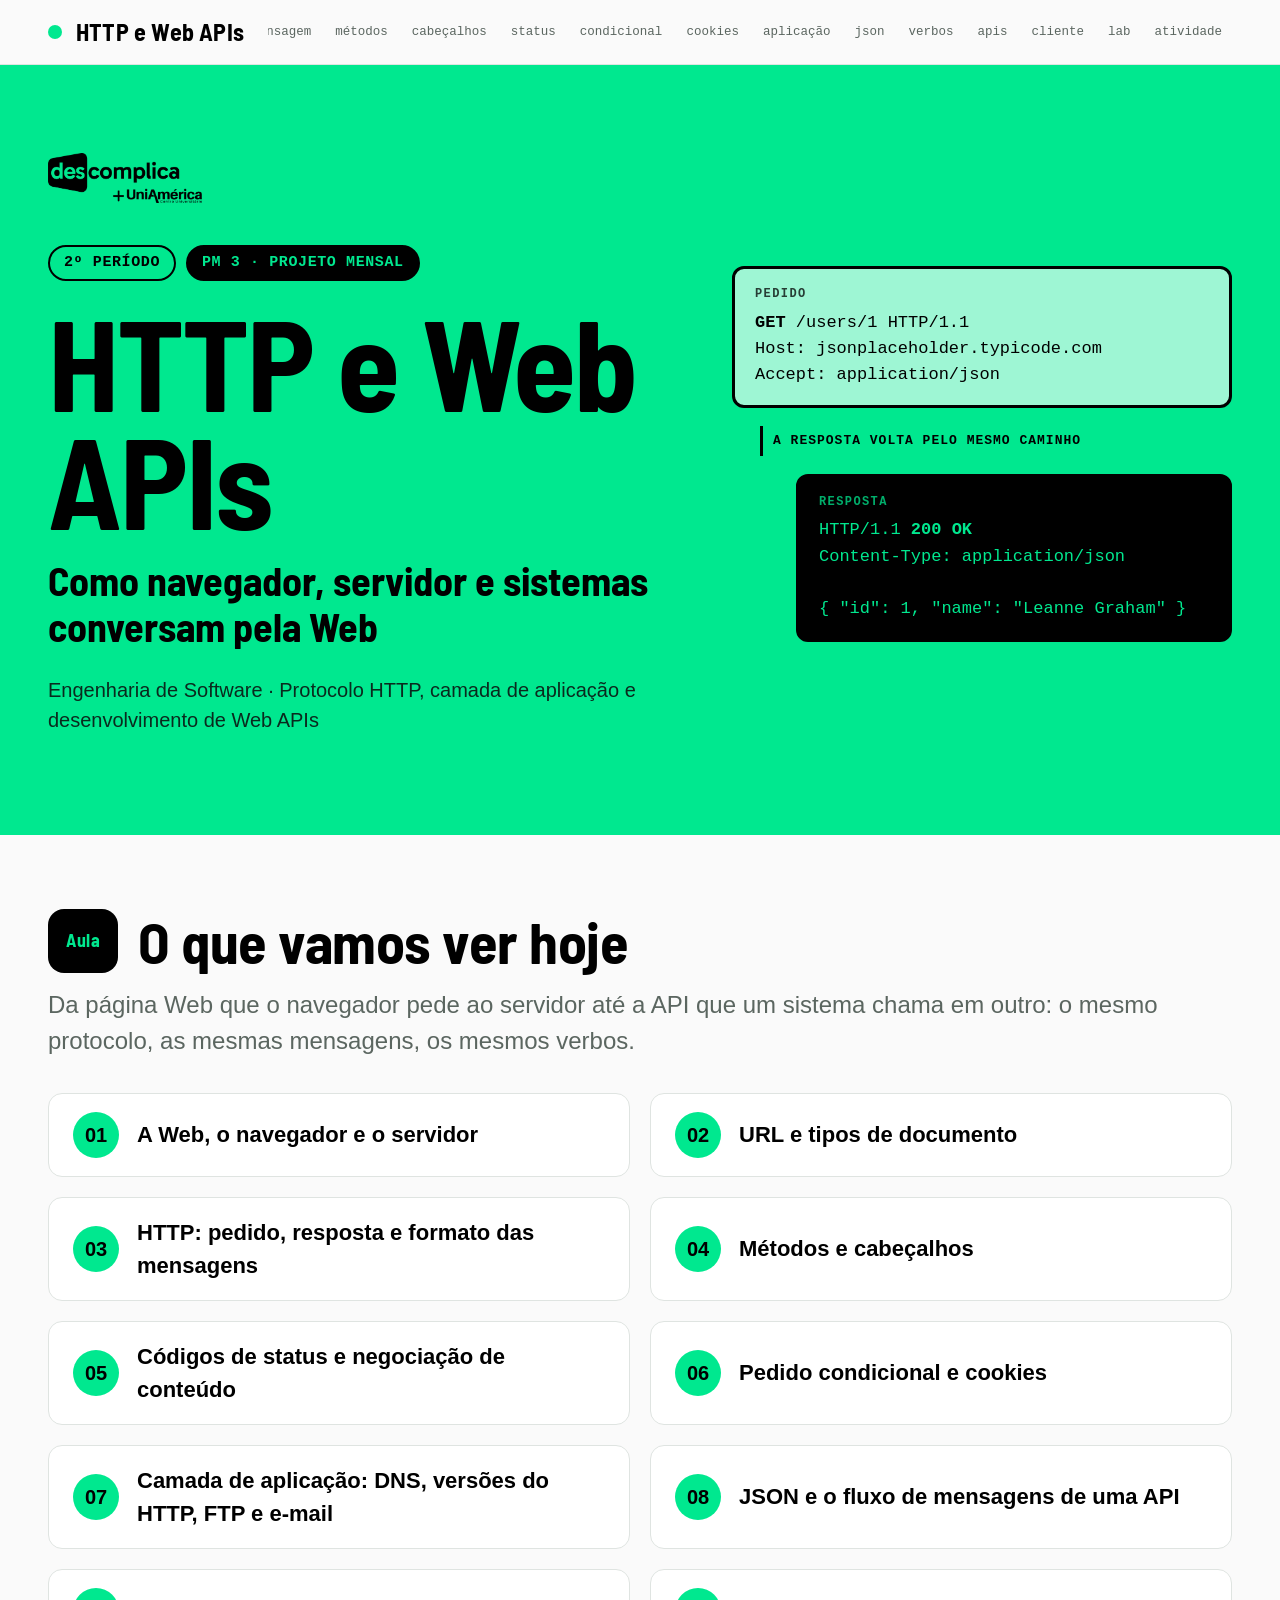
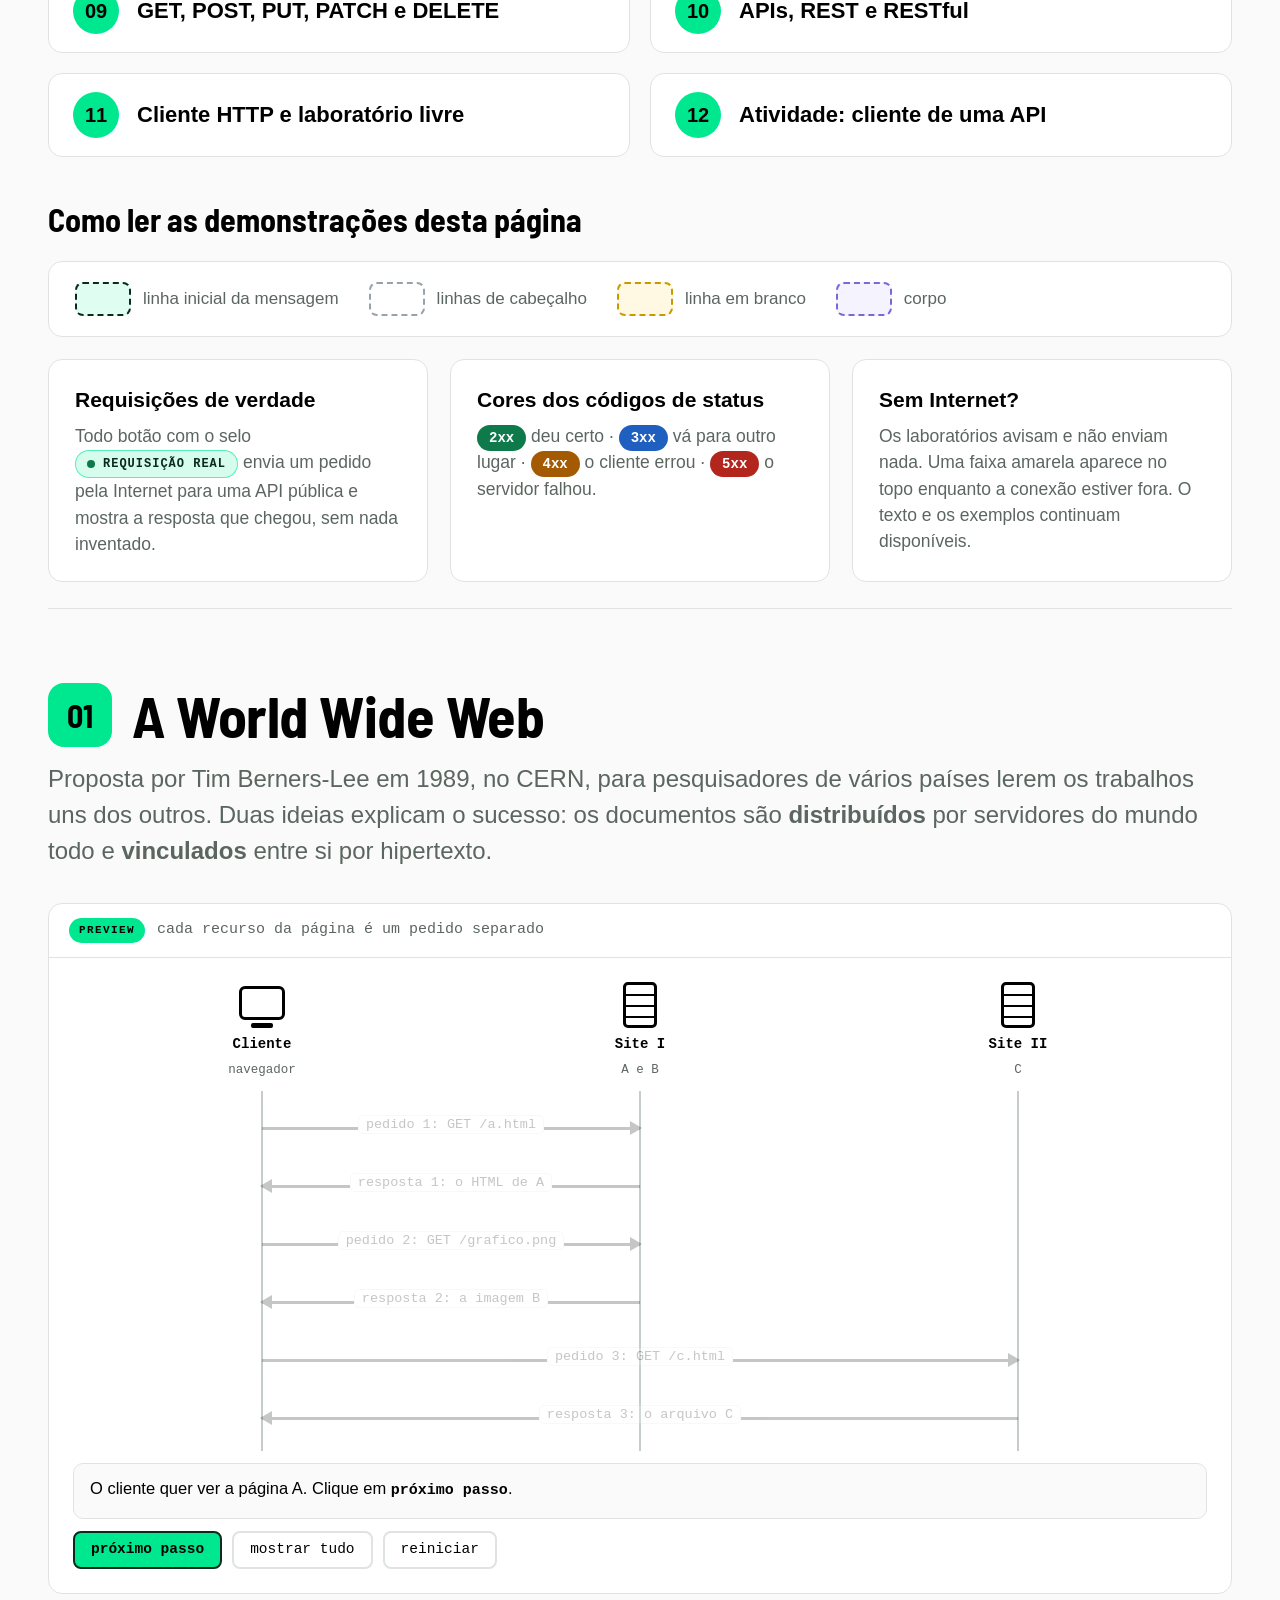
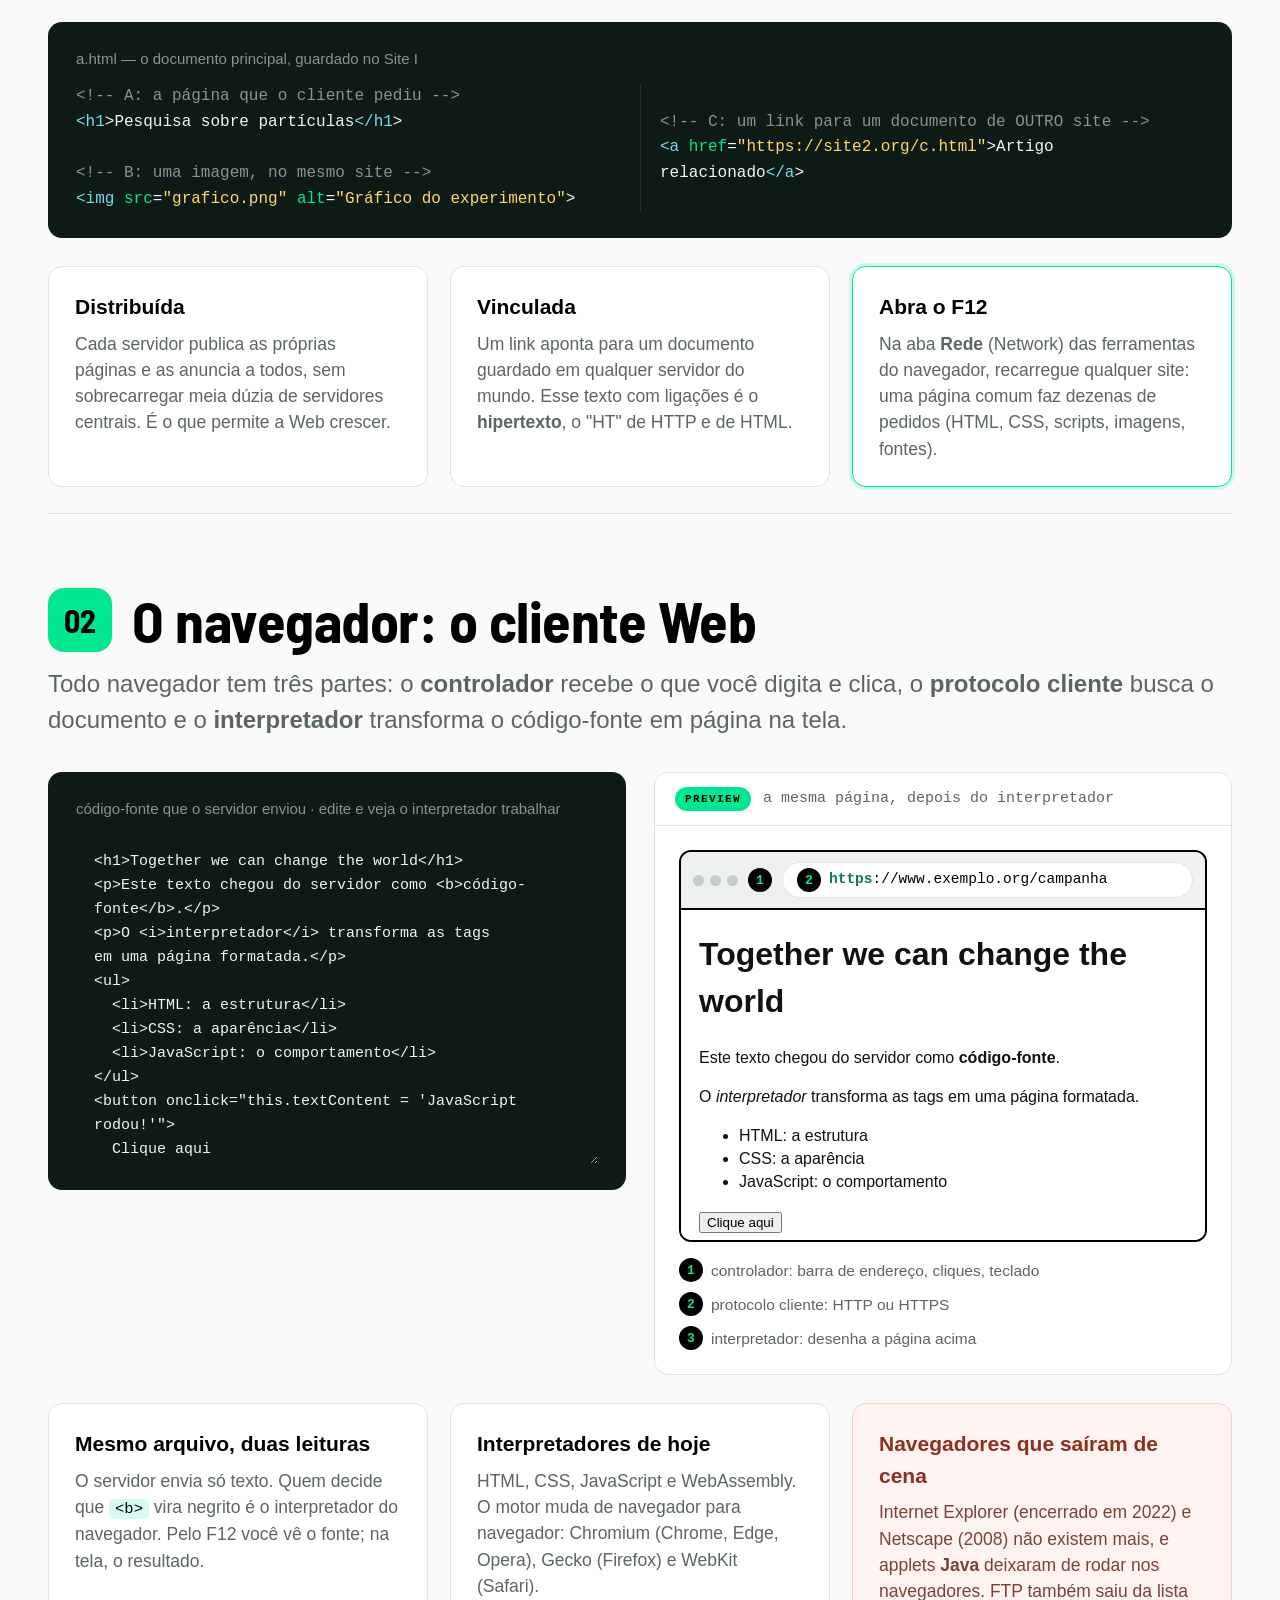
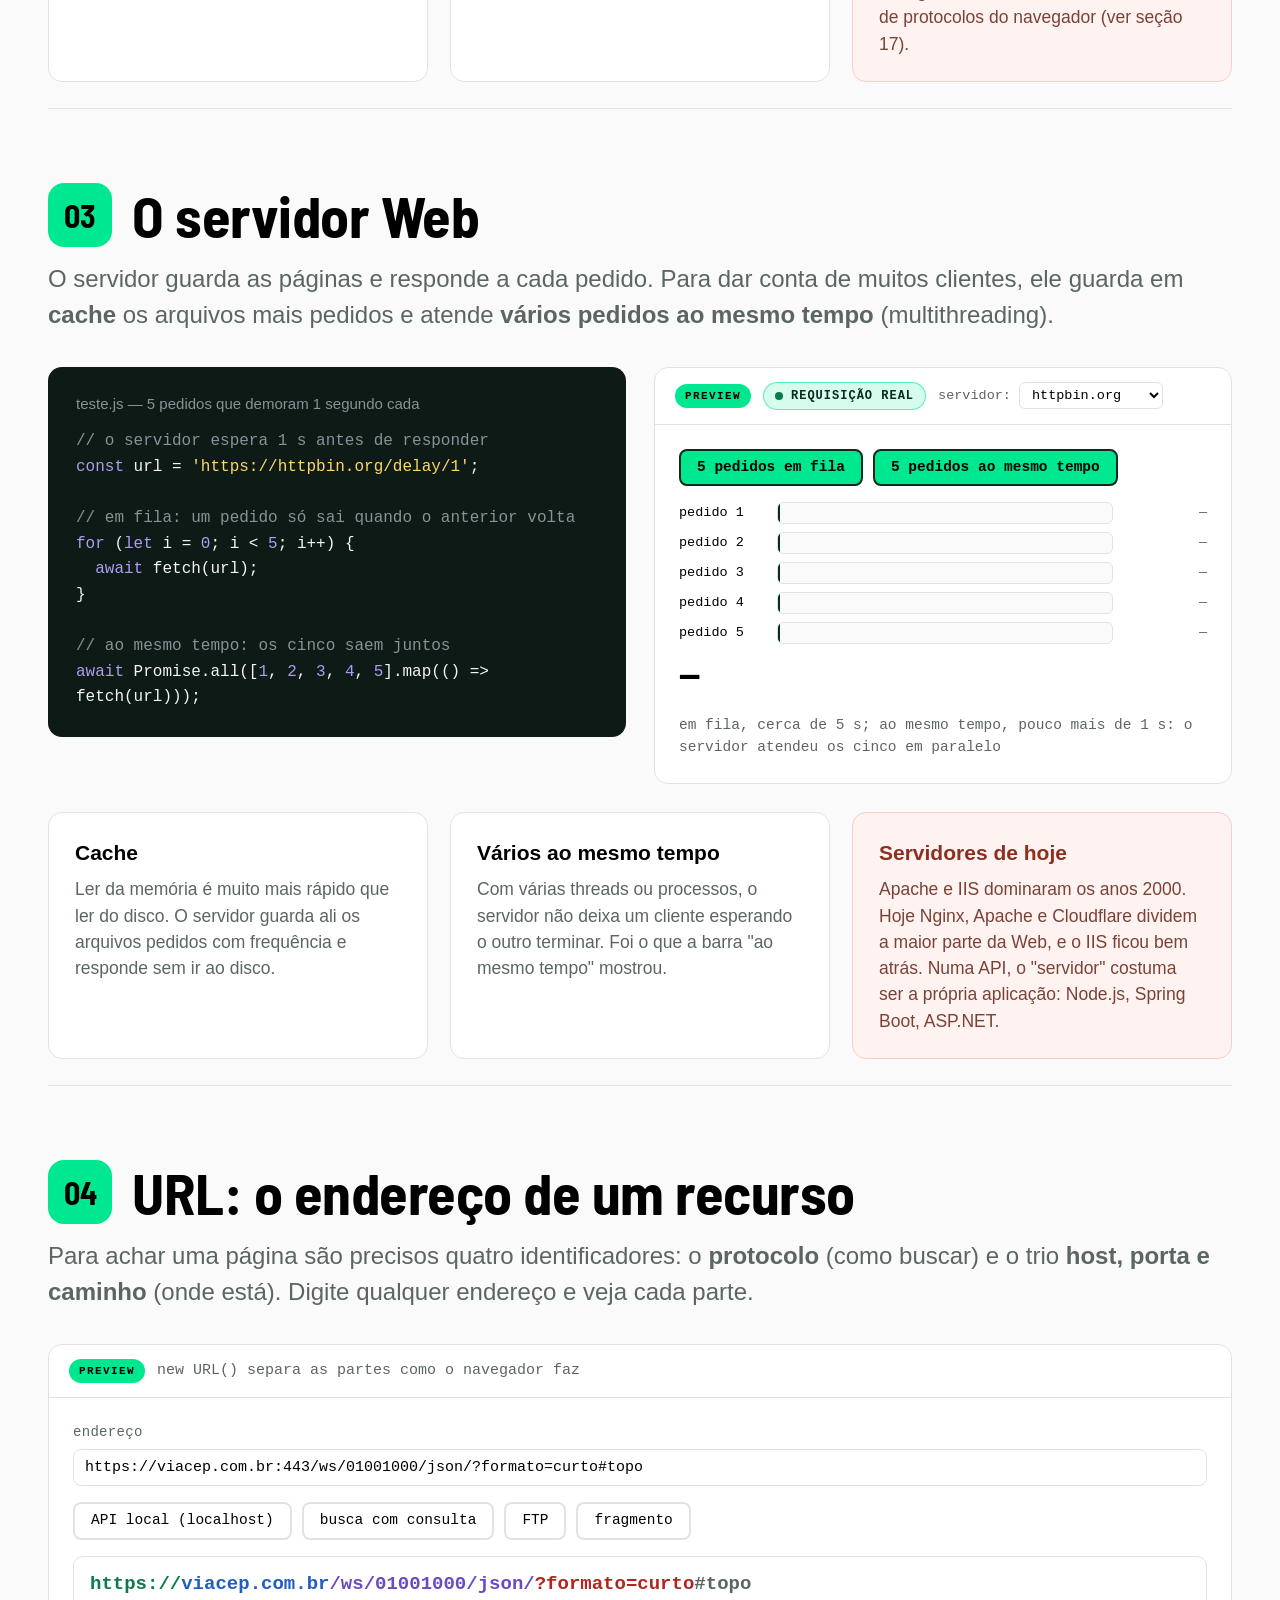
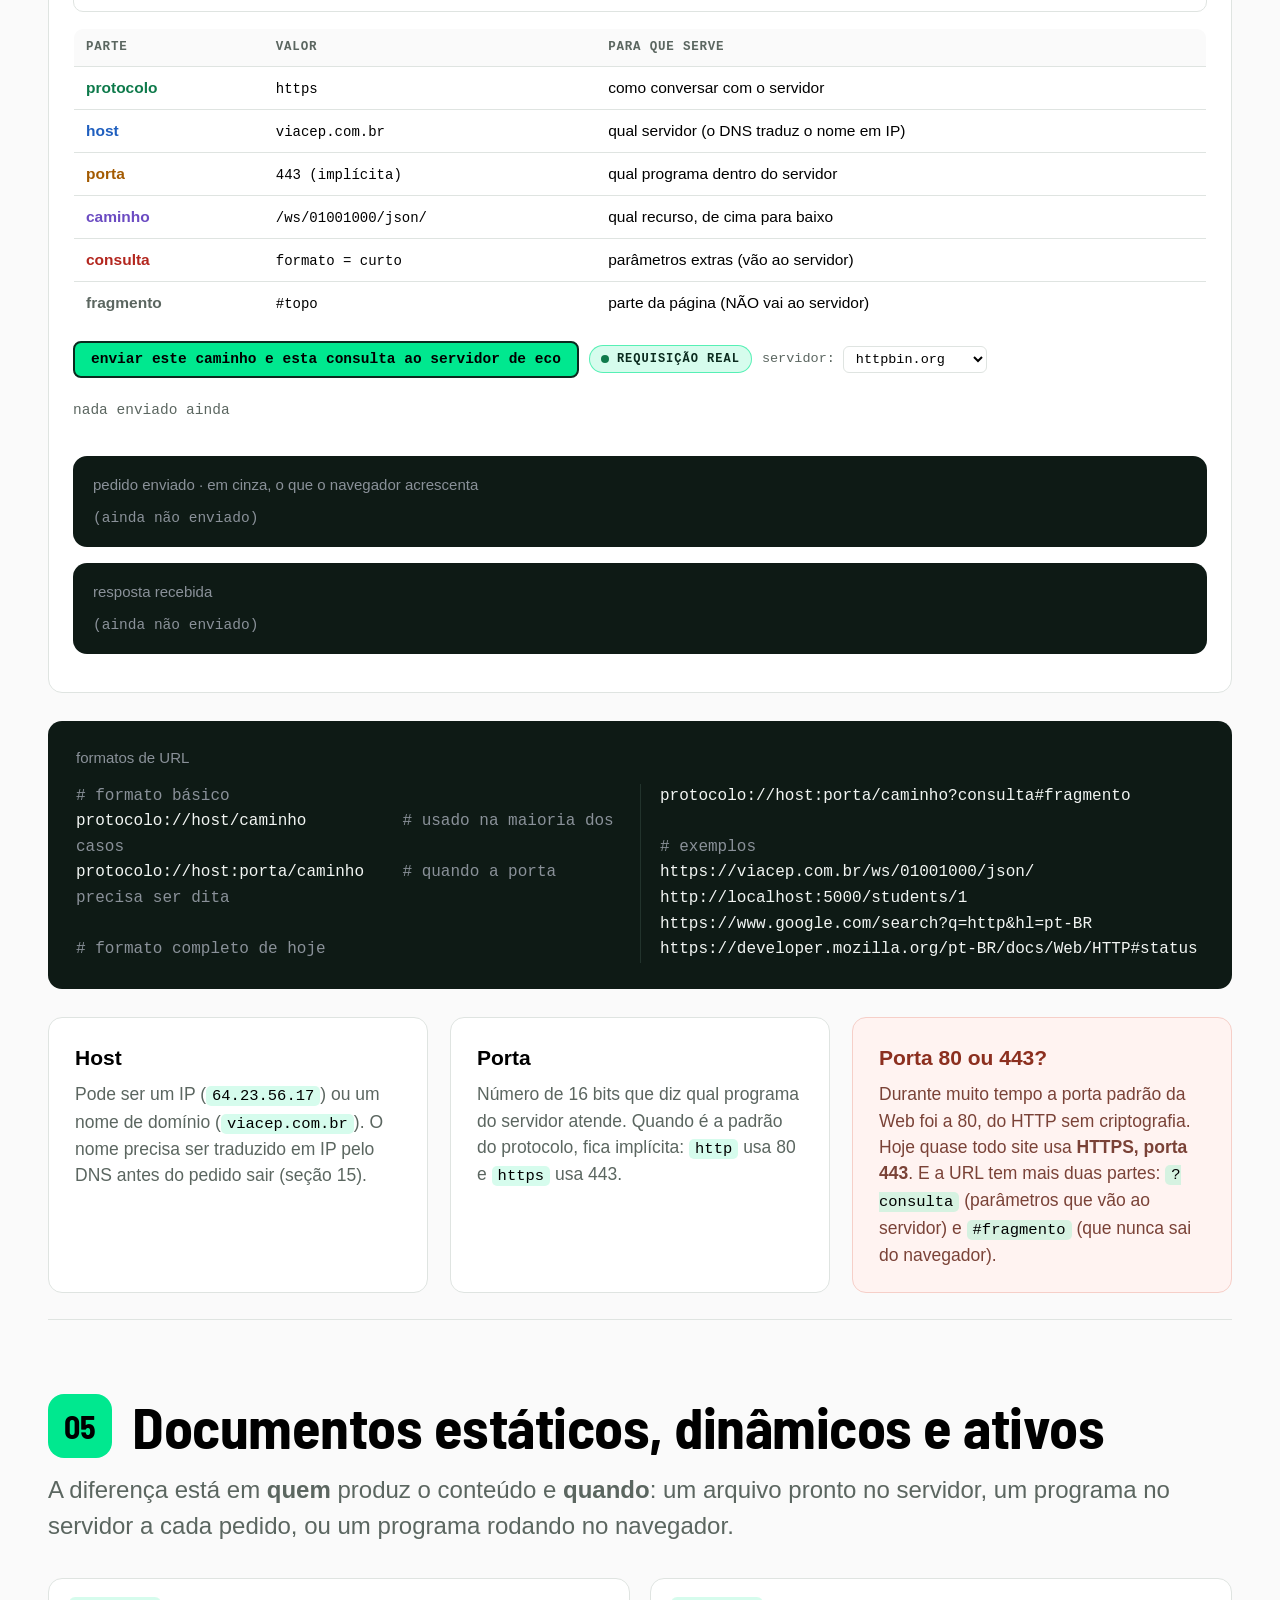
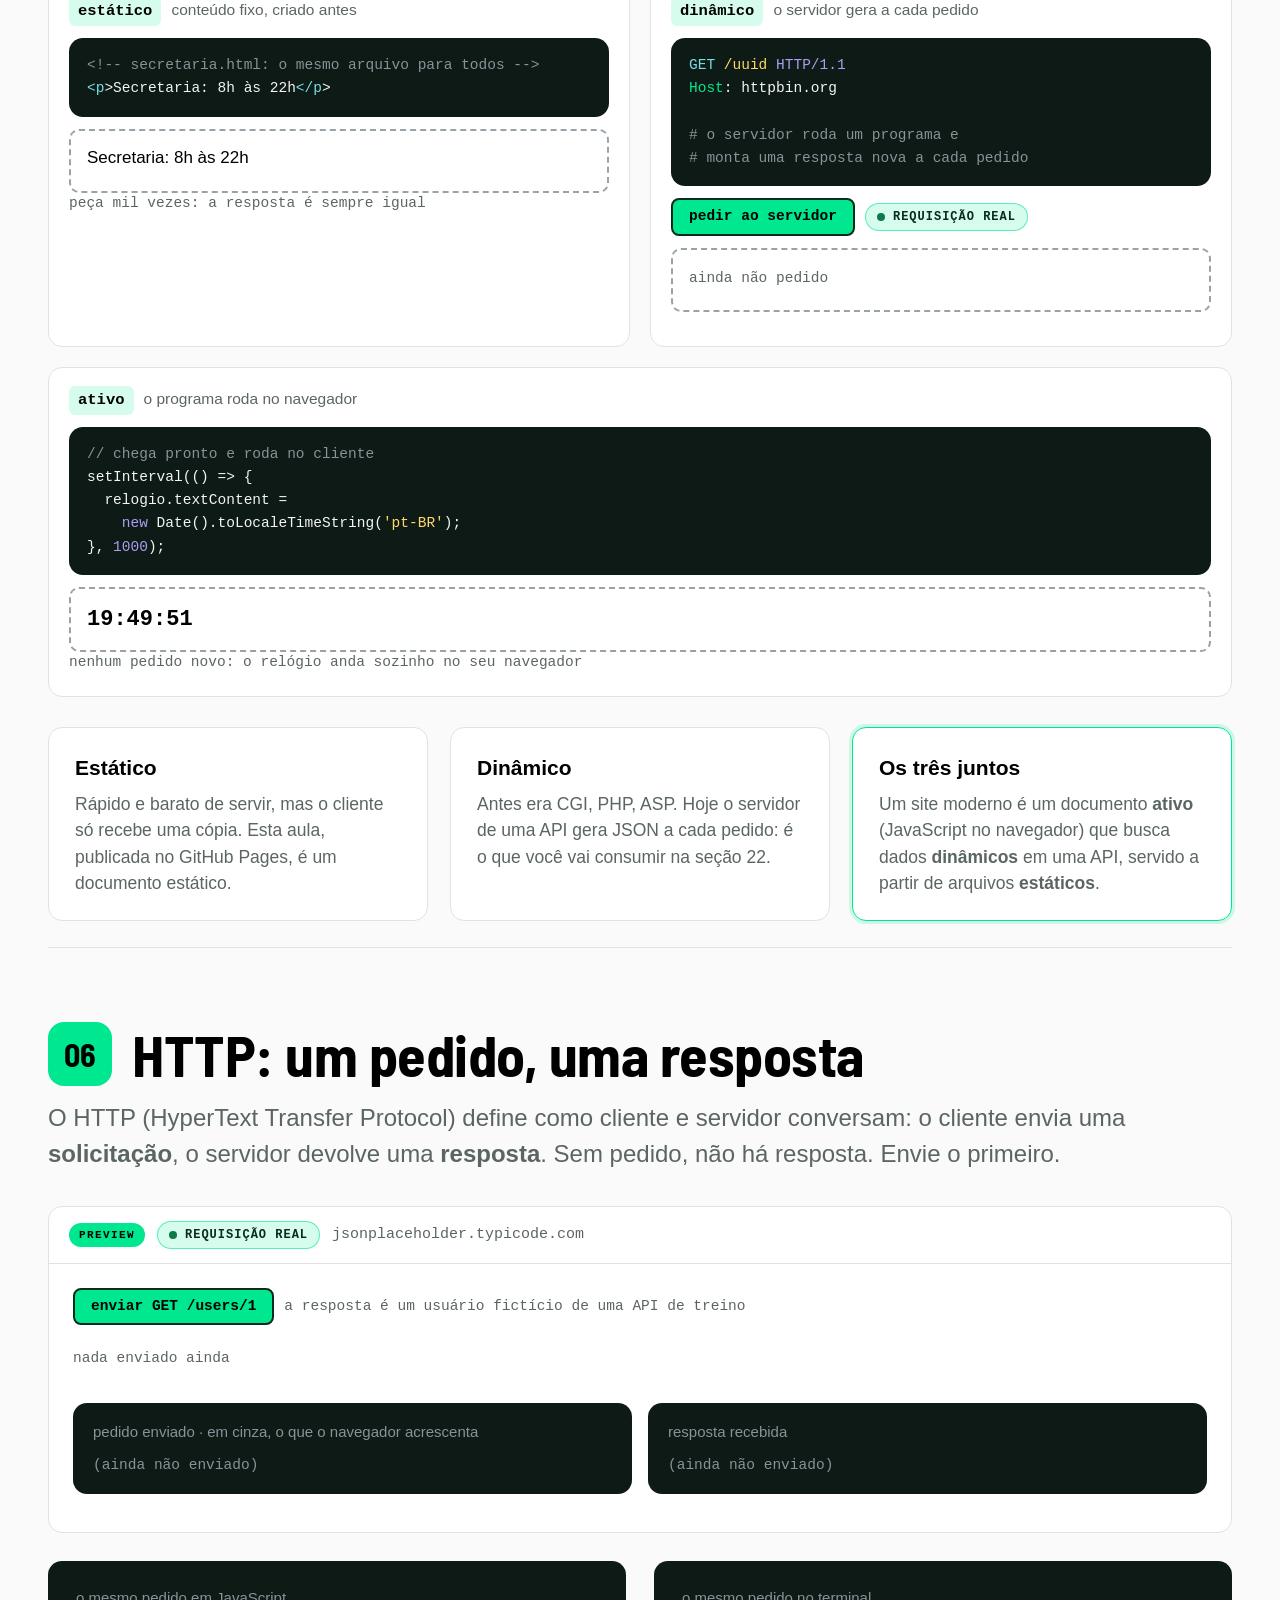
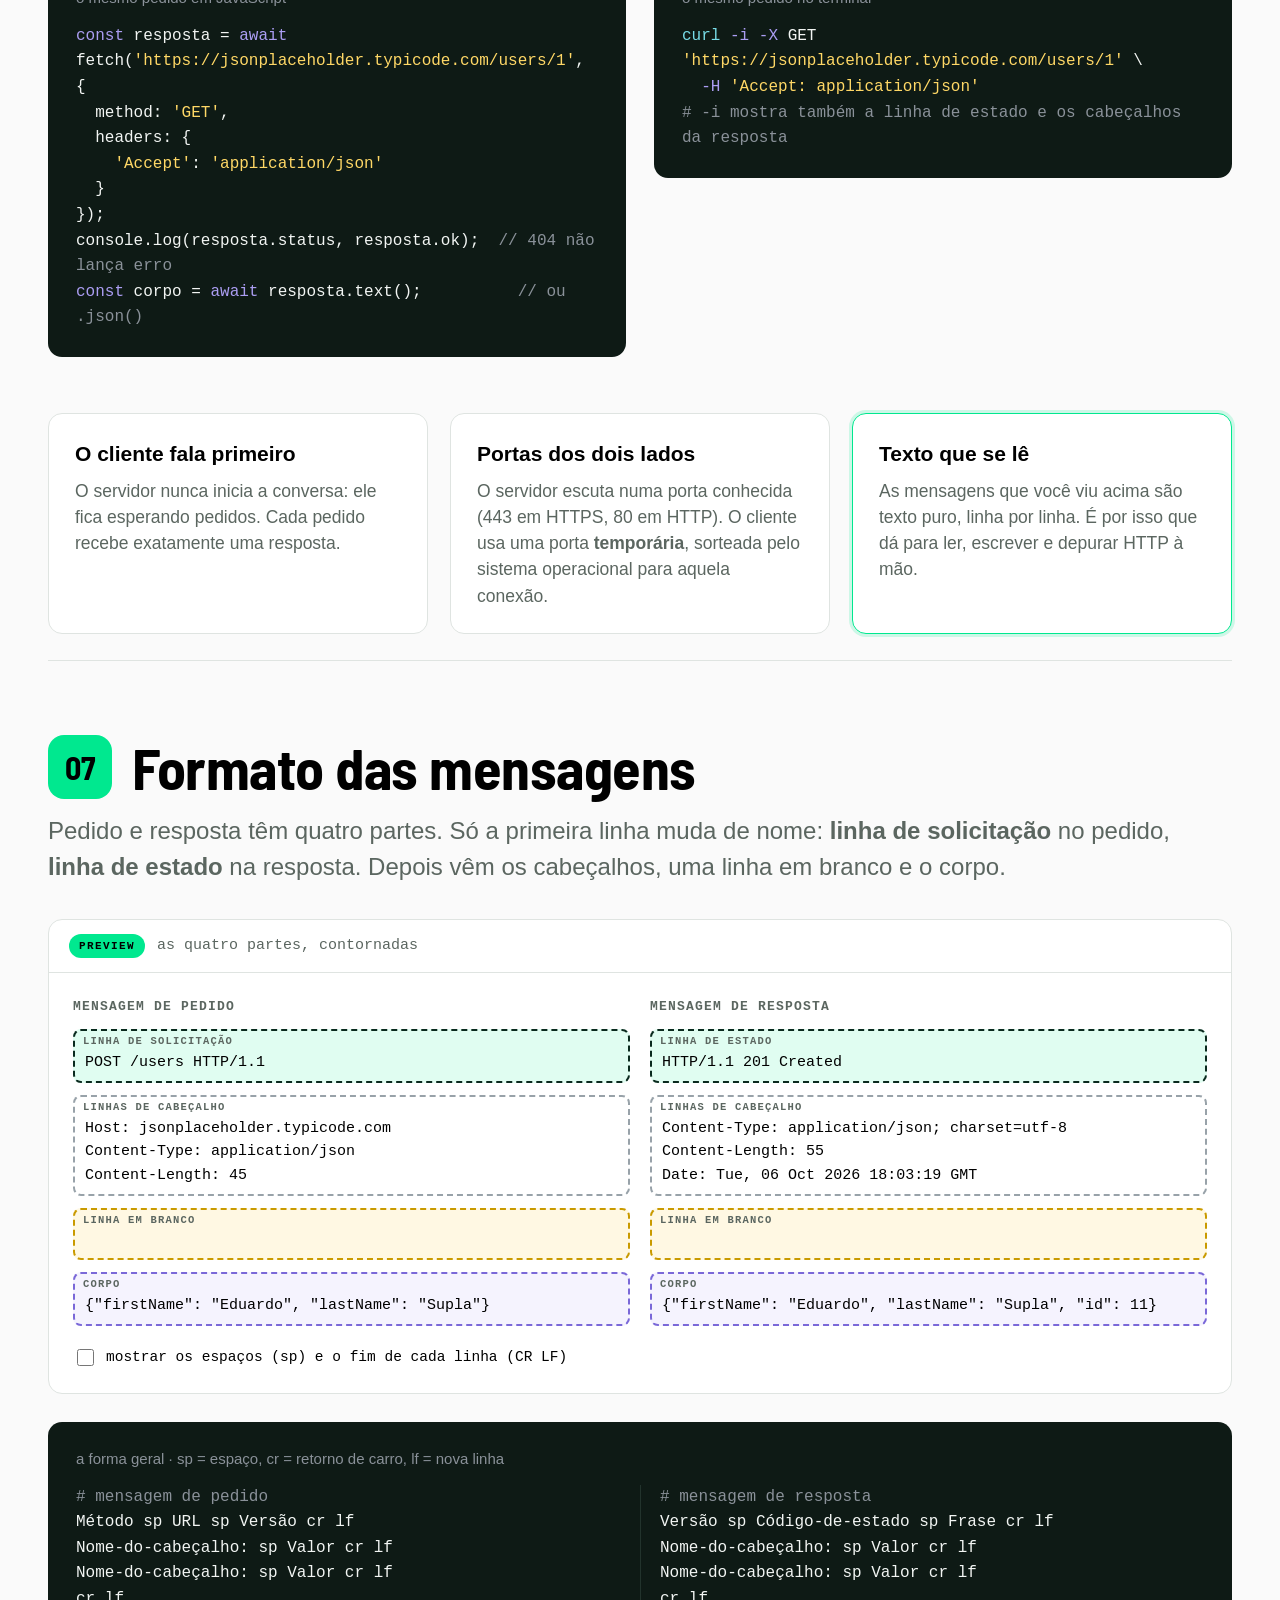
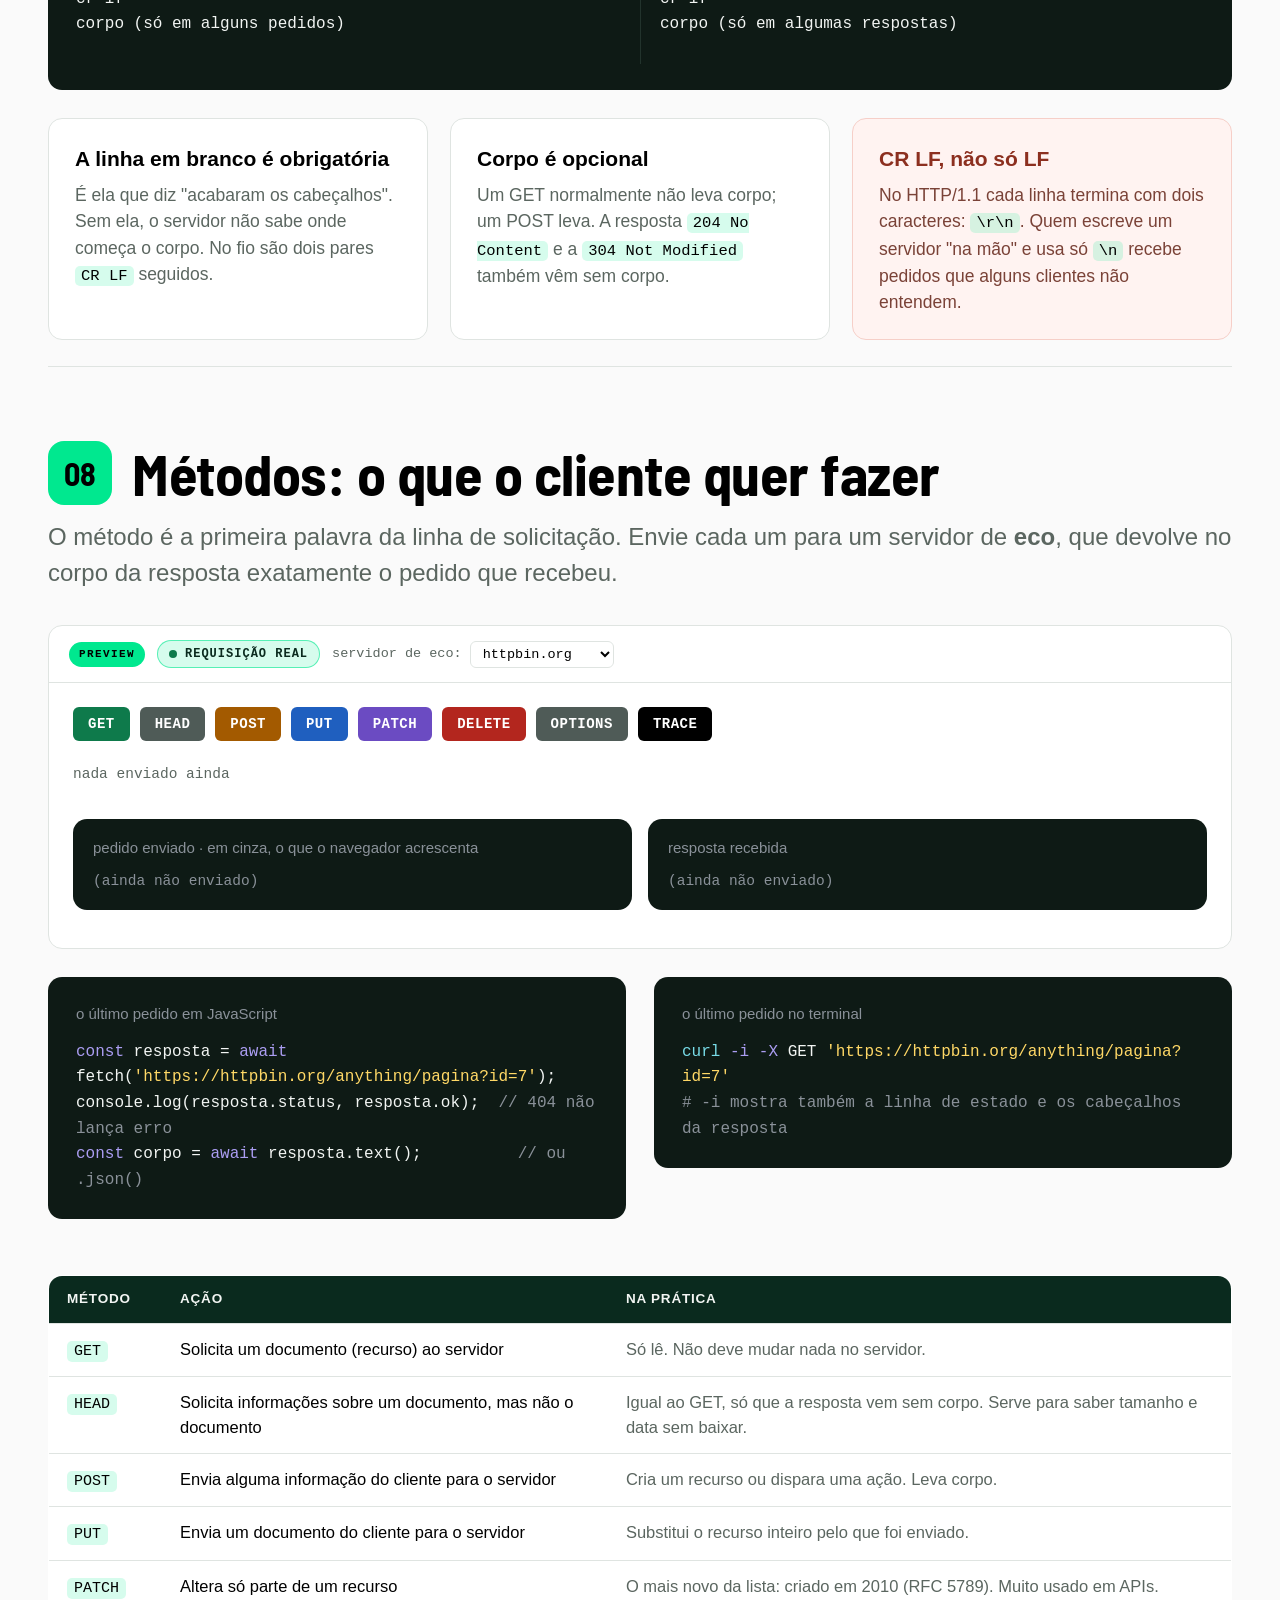
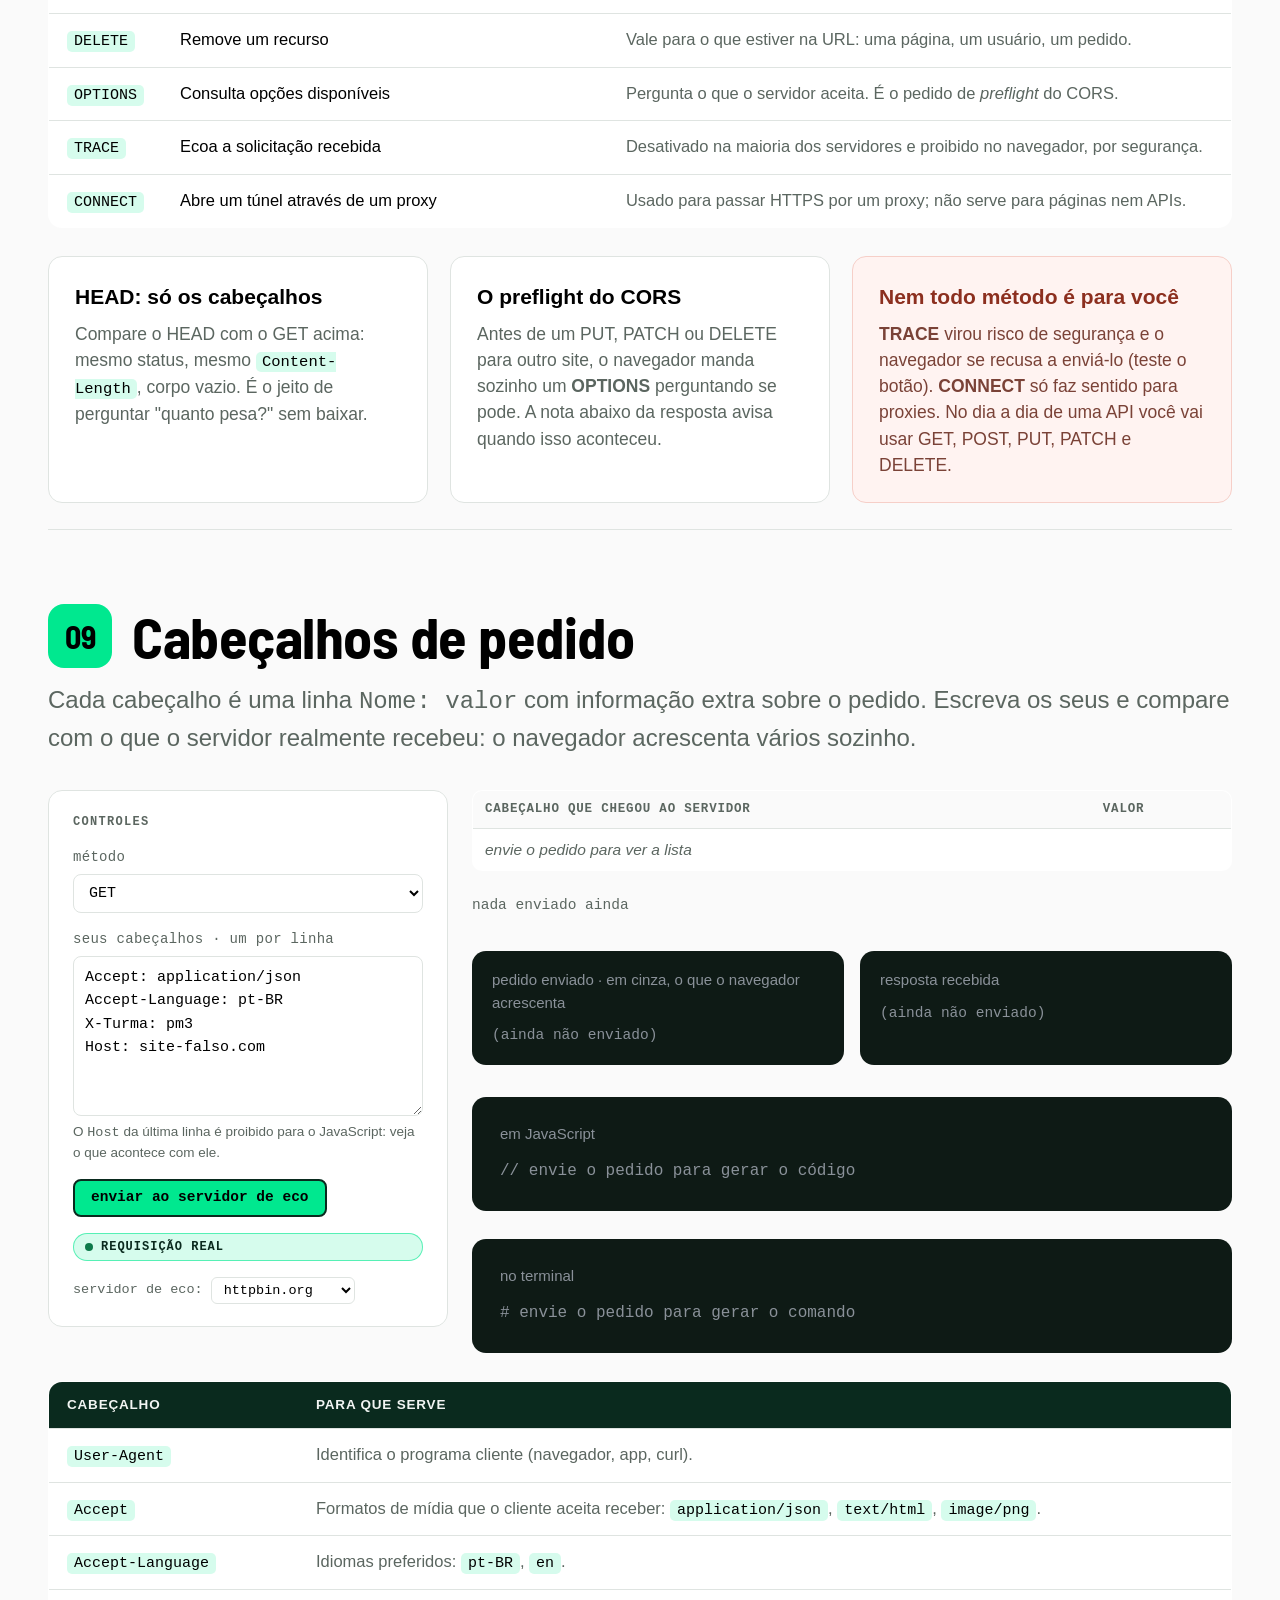
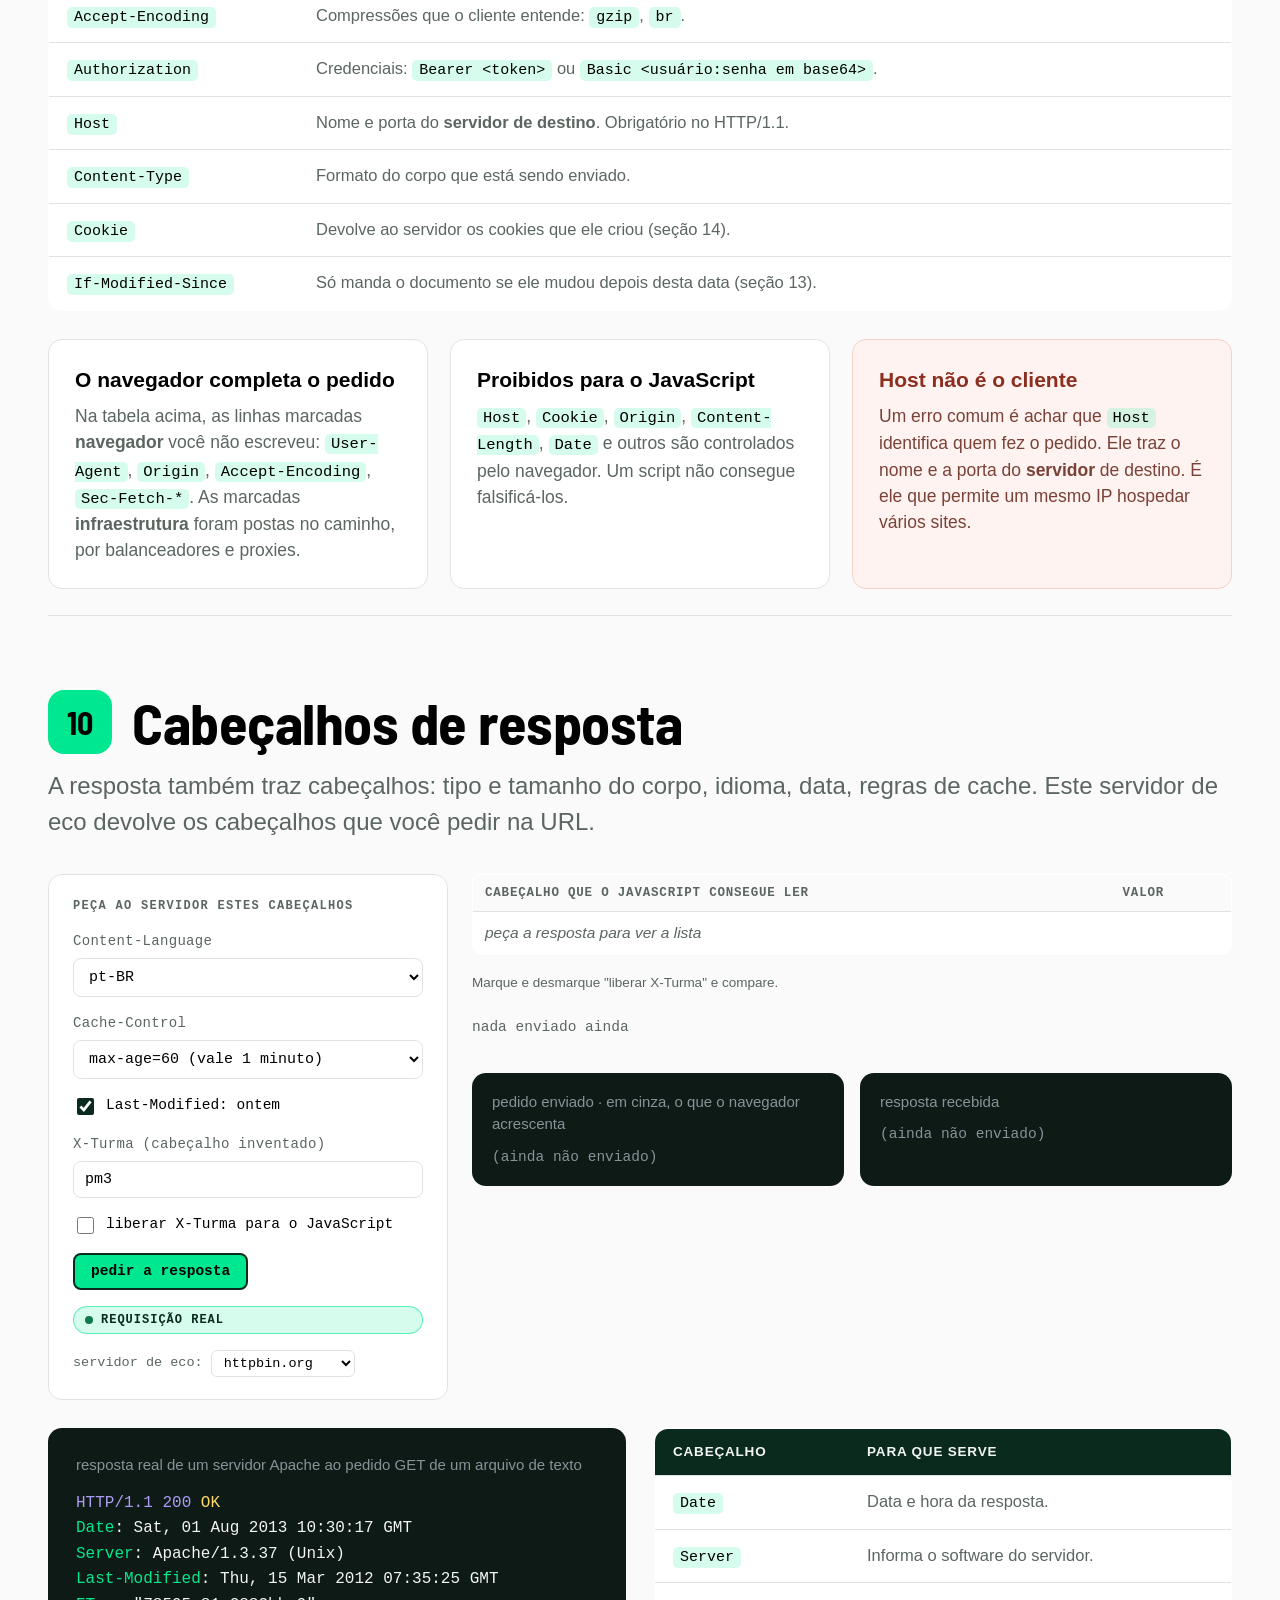
<file: aulas/2o_periodo/pm3/web-apis-http/index.html>
<!DOCTYPE html>
<html lang="pt-BR">
<head>
<meta charset="UTF-8">
<meta name="viewport" content="width=device-width, initial-scale=1">
<title>HTTP e Web APIs — como cliente e servidor conversam pela Web</title>

<link rel="preconnect" href="https://fonts.googleapis.com">
<link rel="preconnect" href="https://fonts.gstatic.com" crossorigin>
<link href="https://fonts.googleapis.com/css2?family=Barlow+Semi+Condensed:wght@600;700&display=swap" rel="stylesheet">

<link rel="stylesheet" href="css/estilo.css">
<link rel="stylesheet" href="css/demos.css">
</head>
<body data-periodo="2o_periodo" data-pm="pm3">

<!-- ============================ BARRA ============================ -->
<div class="barra">
  <div class="barra-interna">
    <a class="barra-marca" href="#roteiro"><span class="ponto"></span> HTTP e Web APIs</a>
    <nav class="barra-menu">
      <a href="#web">web</a>
      <a href="#url">url</a>
      <a href="#http">http</a>
      <a href="#mensagem">mensagem</a>
      <a href="#metodos">métodos</a>
      <a href="#cabecalhos">cabeçalhos</a>
      <a href="#status">status</a>
      <a href="#condicional">condicional</a>
      <a href="#cookies">cookies</a>
      <a href="#camada">aplicação</a>
      <a href="#json">json</a>
      <a href="#verbos">verbos</a>
      <a href="#apis">apis</a>
      <a href="#cliente">cliente</a>
      <a href="#lab">lab</a>
      <a href="#atividade">atividade</a>
    </nav>
  </div>
  <div class="faixa-offline" role="status" aria-live="polite">
    <div class="wrap"><b>Você está sem conexão com a Internet.</b> Os laboratórios desta página enviam requisições de verdade para APIs públicas e só funcionam conectados. O restante da aula continua disponível.</div>
  </div>
  <div class="progresso"></div>
</div>

<!-- ============================ CAPA ============================ -->
<header class="capa">
  <div class="capa-interna">
    <div class="capa-texto">
      <img class="capa-logo" src="img/logo.png" alt="Descomplica + UniAmérica">
      <div class="capa-meta"><span>2º período</span><span>PM 3 · Projeto Mensal</span></div>
      <h1>HTTP e Web APIs</h1>
      <p class="subtitulo">Como navegador, servidor e sistemas conversam pela Web</p>
      <p class="assinatura">Engenharia de Software · Protocolo HTTP, camada de aplicação e desenvolvimento de Web APIs</p>
    </div>
    <div class="capa-arte">
      <div class="troca-capa" aria-hidden="true">
<pre class="capa-msg"><span class="capa-msg-rotulo">pedido</span><b>GET</b> /users/1 HTTP/1.1
Host: jsonplaceholder.typicode.com
Accept: application/json</pre>
        <div class="capa-fio">a resposta volta pelo mesmo caminho</div>
<pre class="capa-msg capa-msg--resposta"><span class="capa-msg-rotulo">resposta</span>HTTP/1.1 <b>200 OK</b>
Content-Type: application/json

{ "id": 1, "name": "Leanne Graham" }</pre>
      </div>
    </div>
  </div>
</header>

<main class="wrap">

  <!-- ======================= ROTEIRO + LEGENDA ======================= -->
  <section class="secao" id="roteiro" style="border-top:none">
    <div class="secao-topo">
      <span class="selo selo--escuro">Aula</span>
      <h2 class="secao-titulo">O que vamos ver hoje</h2>
    </div>
    <p class="secao-lead">Da página Web que o navegador pede ao servidor até a API que um sistema chama em outro: o mesmo protocolo, as mesmas mensagens, os mesmos verbos.</p>

    <div class="roteiro">
      <a href="#web"><span class="num">01</span><span class="rotulo">A Web, o navegador e o servidor</span></a>
      <a href="#url"><span class="num">02</span><span class="rotulo">URL e tipos de documento</span></a>
      <a href="#http"><span class="num">03</span><span class="rotulo">HTTP: pedido, resposta e formato das mensagens</span></a>
      <a href="#metodos"><span class="num">04</span><span class="rotulo">Métodos e cabeçalhos</span></a>
      <a href="#status"><span class="num">05</span><span class="rotulo">Códigos de status e negociação de conteúdo</span></a>
      <a href="#condicional"><span class="num">06</span><span class="rotulo">Pedido condicional e cookies</span></a>
      <a href="#camada"><span class="num">07</span><span class="rotulo">Camada de aplicação: DNS, versões do HTTP, FTP e e-mail</span></a>
      <a href="#json"><span class="num">08</span><span class="rotulo">JSON e o fluxo de mensagens de uma API</span></a>
      <a href="#verbos"><span class="num">09</span><span class="rotulo">GET, POST, PUT, PATCH e DELETE</span></a>
      <a href="#apis"><span class="num">10</span><span class="rotulo">APIs, REST e RESTful</span></a>
      <a href="#cliente"><span class="num">11</span><span class="rotulo">Cliente HTTP e laboratório livre</span></a>
      <a href="#atividade"><span class="num">12</span><span class="rotulo">Atividade: cliente de uma API</span></a>
    </div>

    <h3 class="sub-titulo">Como ler as demonstrações desta página</h3>
    <div class="legenda">
      <div class="legenda-item"><span class="amostra amostra--inicio"></span> linha inicial da mensagem</div>
      <div class="legenda-item"><span class="amostra amostra--cab"></span> linhas de cabeçalho</div>
      <div class="legenda-item"><span class="amostra amostra--branco"></span> linha em branco</div>
      <div class="legenda-item"><span class="amostra amostra--corpo"></span> corpo</div>
    </div>
    <div class="cartoes" style="margin-top:22px">
      <article class="cartao"><h3>Requisições de verdade</h3><p>Todo botão com o selo <span class="destino">requisição real</span> envia um pedido pela Internet para uma API pública e mostra a resposta que chegou, sem nada inventado.</p></article>
      <article class="cartao"><h3>Cores dos códigos de status</h3><p><span class="status-chip s2">2xx</span> deu certo · <span class="status-chip s3">3xx</span> vá para outro lugar · <span class="status-chip s4">4xx</span> o cliente errou · <span class="status-chip s5">5xx</span> o servidor falhou.</p></article>
      <article class="cartao"><h3>Sem Internet?</h3><p>Os laboratórios avisam e não enviam nada. Uma faixa amarela aparece no topo enquanto a conexão estiver fora. O texto e os exemplos continuam disponíveis.</p></article>
    </div>
  </section>

  <!-- ======================= 01 · A WORLD WIDE WEB ======================= -->
  <section class="secao" id="web">
    <div class="secao-topo">
      <span class="selo">01</span>
      <h2 class="secao-titulo">A World Wide Web</h2>
    </div>
    <p class="secao-lead">Proposta por Tim Berners-Lee em 1989, no CERN, para pesquisadores de vários países lerem os trabalhos uns dos outros. Duas ideias explicam o sucesso: os documentos são <b>distribuídos</b> por servidores do mundo todo e <b>vinculados</b> entre si por hipertexto.</p>

    <div class="pilha">

      <div class="preview">
        <div class="preview-topo">
          <span class="preview-selo">preview</span>
          <code>cada recurso da página é um pedido separado</code>
        </div>
        <div class="preview-corpo">
          <div class="seq" data-seq data-colunas="3"
               data-inicio="O cliente quer ver a página A. Clique em <b>próximo passo</b>."
               data-fim="Seis mensagens para uma página com uma imagem e um link: <b>3 pedidos e 3 respostas</b>, em dois servidores diferentes.">
            <div class="seq-atores">
              <div class="seq-ator"><span class="seq-icone seq-icone--cliente"></span>Cliente<small>navegador</small></div>
              <div class="seq-ator"><span class="seq-icone seq-icone--servidor"></span>Site I<small>A e B</small></div>
              <div class="seq-ator"><span class="seq-icone seq-icone--servidor"></span>Site II<small>C</small></div>
            </div>
            <div class="seq-corpo">
              <div class="seq-passo" data-de="1" data-para="2" data-msg="pedido 1: GET /a.html" data-nota="O navegador pede o <b>documento principal A</b> ao Site I."></div>
              <div class="seq-passo" data-de="2" data-para="1" data-msg="resposta 1: o HTML de A" data-nota="O Site I devolve o HTML. Ao ler o código, o navegador encontra um <b>&amp;lt;img&amp;gt;</b>."></div>
              <div class="seq-passo" data-de="1" data-para="2" data-msg="pedido 2: GET /grafico.png" data-nota="Para mostrar a imagem B, o navegador faz <b>outro pedido</b>, sem você clicar em nada."></div>
              <div class="seq-passo" data-de="2" data-para="1" data-msg="resposta 2: a imagem B" data-nota="A imagem chega e a página fica completa."></div>
              <div class="seq-passo" data-de="1" data-para="3" data-msg="pedido 3: GET /c.html" data-nota="Você clica no link: o pedido vai para <b>outro servidor</b>, o Site II. Isso é hipertexto."></div>
              <div class="seq-passo" data-de="3" data-para="1" data-msg="resposta 3: o arquivo C" data-nota="O Site II responde. Nenhum servidor precisou conhecer o outro."></div>
            </div>
            <p class="seq-nota"></p>
            <div class="botoes">
              <button type="button" class="btn" data-seq-prox>próximo passo</button>
              <button type="button" class="btn btn--sec" data-seq-tudo>mostrar tudo</button>
              <button type="button" class="btn btn--sec" data-seq-reinicia>reiniciar</button>
            </div>
          </div>
        </div>
      </div>

      <figure class="painel-codigo painel-codigo--duplo">
        <figcaption>a.html — o documento principal, guardado no Site I</figcaption>
<pre class="codigo">&lt;!-- A: a página que o cliente pediu --&gt;
&lt;h1&gt;Pesquisa sobre partículas&lt;/h1&gt;

&lt;!-- B: uma imagem, no mesmo site --&gt;
&lt;img src="grafico.png" alt="Gráfico do experimento"&gt;

&lt;!-- C: um link para um documento de OUTRO site --&gt;
&lt;a href="https://site2.org/c.html"&gt;Artigo relacionado&lt;/a&gt;</pre>
      </figure>
    </div>

    <div class="cartoes">
      <article class="cartao"><h3>Distribuída</h3><p>Cada servidor publica as próprias páginas e as anuncia a todos, sem sobrecarregar meia dúzia de servidores centrais. É o que permite a Web crescer.</p></article>
      <article class="cartao"><h3>Vinculada</h3><p>Um link aponta para um documento guardado em qualquer servidor do mundo. Esse texto com ligações é o <b>hipertexto</b>, o "HT" de HTTP e de HTML.</p></article>
      <article class="cartao cartao--novo"><h3>Abra o F12</h3><p>Na aba <b>Rede</b> (Network) das ferramentas do navegador, recarregue qualquer site: uma página comum faz dezenas de pedidos (HTML, CSS, scripts, imagens, fontes).</p></article>
    </div>
  </section>

  <!-- ======================= 02 · O NAVEGADOR ======================= -->
  <section class="secao" id="navegador">
    <div class="secao-topo">
      <span class="selo">02</span>
      <h2 class="secao-titulo">O navegador: o cliente Web</h2>
    </div>
    <p class="secao-lead">Todo navegador tem três partes: o <b>controlador</b> recebe o que você digita e clica, o <b>protocolo cliente</b> busca o documento e o <b>interpretador</b> transforma o código-fonte em página na tela.</p>

    <div class="dupla" data-navegador>
      <figure class="painel-codigo">
        <figcaption>código-fonte que o servidor enviou · edite e veja o interpretador trabalhar</figcaption>
        <textarea class="editor-fonte" data-fonte spellcheck="false" aria-label="Código-fonte da página">&lt;h1&gt;Together we can change the world&lt;/h1&gt;
&lt;p&gt;Este texto chegou do servidor como &lt;b&gt;código-fonte&lt;/b&gt;.&lt;/p&gt;
&lt;p&gt;O &lt;i&gt;interpretador&lt;/i&gt; transforma as tags
em uma página formatada.&lt;/p&gt;
&lt;ul&gt;
  &lt;li&gt;HTML: a estrutura&lt;/li&gt;
  &lt;li&gt;CSS: a aparência&lt;/li&gt;
  &lt;li&gt;JavaScript: o comportamento&lt;/li&gt;
&lt;/ul&gt;
&lt;button onclick="this.textContent = 'JavaScript rodou!'"&gt;
  Clique aqui
&lt;/button&gt;</textarea>
      </figure>

      <div class="preview">
        <div class="preview-topo">
          <span class="preview-selo">preview</span>
          <code>a mesma página, depois do interpretador</code>
        </div>
        <div class="preview-corpo">
          <div class="janela">
            <div class="janela-barra">
              <span class="janela-bolinhas"><i></i><i></i><i></i></span>
              <span class="marcador">1</span>
              <span class="janela-endereco"><span class="marcador" style="margin-right:8px">2</span><span class="proto">https</span>://www.exemplo.org/campanha</span>
            </div>
            <iframe data-tela title="Página interpretada pelo navegador"></iframe>
          </div>
          <div class="partes-navegador">
            <span><span class="marcador">1</span> controlador: barra de endereço, cliques, teclado</span>
            <span><span class="marcador">2</span> protocolo cliente: HTTP ou HTTPS</span>
            <span><span class="marcador">3</span> interpretador: desenha a página acima</span>
          </div>
        </div>
      </div>
    </div>

    <div class="cartoes">
      <article class="cartao"><h3>Mesmo arquivo, duas leituras</h3><p>O servidor envia só texto. Quem decide que <code>&lt;b&gt;</code> vira negrito é o interpretador do navegador. Pelo F12 você vê o fonte; na tela, o resultado.</p></article>
      <article class="cartao"><h3>Interpretadores de hoje</h3><p>HTML, CSS, JavaScript e WebAssembly. O motor muda de navegador para navegador: Chromium (Chrome, Edge, Opera), Gecko (Firefox) e WebKit (Safari).</p></article>
      <article class="cartao cartao--erro"><h3>Navegadores que saíram de cena</h3><p>Internet Explorer (encerrado em 2022) e Netscape (2008) não existem mais, e applets <b>Java</b> deixaram de rodar nos navegadores. FTP também saiu da lista de protocolos do navegador (ver seção 17).</p></article>
    </div>
  </section>

  <!-- ======================= 03 · O SERVIDOR ======================= -->
  <section class="secao" id="servidor">
    <div class="secao-topo">
      <span class="selo">03</span>
      <h2 class="secao-titulo">O servidor Web</h2>
    </div>
    <p class="secao-lead">O servidor guarda as páginas e responde a cada pedido. Para dar conta de muitos clientes, ele guarda em <b>cache</b> os arquivos mais pedidos e atende <b>vários pedidos ao mesmo tempo</b> (multithreading).</p>

    <div class="dupla">
      <figure class="painel-codigo">
        <figcaption>teste.js — 5 pedidos que demoram 1 segundo cada</figcaption>
<pre class="codigo" data-lang="js">// o servidor espera 1 s antes de responder
const url = 'https://httpbin.org/delay/1';

// em fila: um pedido só sai quando o anterior volta
for (let i = 0; i &lt; 5; i++) {
  await fetch(url);
}

// ao mesmo tempo: os cinco saem juntos
await Promise.all([1, 2, 3, 4, 5].map(() =&gt; fetch(url)));</pre>
      </figure>

      <div class="preview">
        <div class="preview-topo">
          <span class="preview-selo">preview</span>
          <span class="destino">requisição real</span>
          <span class="servidor">servidor: <select data-servidor-eco aria-label="Servidor de eco"></select></span>
        </div>
        <div class="preview-corpo" data-concorrencia>
          <div class="botoes">
            <button type="button" class="btn" data-modo="fila">5 pedidos em fila</button>
            <button type="button" class="btn" data-modo="juntos">5 pedidos ao mesmo tempo</button>
          </div>
          <div class="raias" data-raias></div>
          <p class="total-tempo" data-total>—</p>
          <div data-aviso aria-live="polite"></div>
          <p class="nota-demo">em fila, cerca de 5 s; ao mesmo tempo, pouco mais de 1 s: o servidor atendeu os cinco em paralelo</p>
        </div>
      </div>
    </div>

    <div class="cartoes">
      <article class="cartao"><h3>Cache</h3><p>Ler da memória é muito mais rápido que ler do disco. O servidor guarda ali os arquivos pedidos com frequência e responde sem ir ao disco.</p></article>
      <article class="cartao"><h3>Vários ao mesmo tempo</h3><p>Com várias threads ou processos, o servidor não deixa um cliente esperando o outro terminar. Foi o que a barra "ao mesmo tempo" mostrou.</p></article>
      <article class="cartao cartao--erro"><h3>Servidores de hoje</h3><p>Apache e IIS dominaram os anos 2000. Hoje Nginx, Apache e Cloudflare dividem a maior parte da Web, e o IIS ficou bem atrás. Numa API, o "servidor" costuma ser a própria aplicação: Node.js, Spring Boot, ASP.NET.</p></article>
    </div>
  </section>

  <!-- ======================= 04 · URL ======================= -->
  <section class="secao" id="url">
    <div class="secao-topo">
      <span class="selo">04</span>
      <h2 class="secao-titulo">URL: o endereço de um recurso</h2>
    </div>
    <p class="secao-lead">Para achar uma página são precisos quatro identificadores: o <b>protocolo</b> (como buscar) e o trio <b>host, porta e caminho</b> (onde está). Digite qualquer endereço e veja cada parte.</p>

    <div class="pilha">
      <div class="preview">
        <div class="preview-topo">
          <span class="preview-selo">preview</span>
          <code>new URL() separa as partes como o navegador faz</code>
        </div>
        <div class="preview-corpo" data-url>
          <div class="campo">
            <label for="url-entrada">endereço</label>
            <input type="text" id="url-entrada" data-url-entrada spellcheck="false" value="https://viacep.com.br:443/ws/01001000/json/?formato=curto#topo">
          </div>
          <div class="botoes">
            <button type="button" class="btn btn--sec" data-url-exemplo="http://localhost:5000/students/1">API local (localhost)</button>
            <button type="button" class="btn btn--sec" data-url-exemplo="https://www.google.com/search?q=protocolo+http&amp;hl=pt-BR">busca com consulta</button>
            <button type="button" class="btn btn--sec" data-url-exemplo="ftp://ftp.exemplo.org/pub/arquivo.zip">FTP</button>
            <button type="button" class="btn btn--sec" data-url-exemplo="https://developer.mozilla.org/pt-BR/docs/Web/HTTP#status">fragmento</button>
          </div>
          <div class="url-cores" data-url-cores></div>
          <div class="rolagem-x">
            <table class="tabela-lab">
              <thead><tr><th>parte</th><th>valor</th><th>para que serve</th></tr></thead>
              <tbody data-url-partes></tbody>
            </table>
          </div>
          <div class="botoes">
            <button type="button" class="btn" data-url-enviar>enviar este caminho e esta consulta ao servidor de eco</button>
            <span class="destino">requisição real</span>
            <span class="servidor">servidor: <select data-servidor-eco aria-label="Servidor de eco"></select></span>
          </div>
          <div data-troca="empilhado"></div>
        </div>
      </div>

      <figure class="painel-codigo painel-codigo--duplo">
        <figcaption>formatos de URL</figcaption>
<pre class="codigo" data-lang="bash"># formato básico
protocolo://host/caminho          # usado na maioria dos casos
protocolo://host:porta/caminho    # quando a porta precisa ser dita

# formato completo de hoje
protocolo://host:porta/caminho?consulta#fragmento

# exemplos
https://viacep.com.br/ws/01001000/json/
http://localhost:5000/students/1
https://www.google.com/search?q=http&amp;hl=pt-BR
https://developer.mozilla.org/pt-BR/docs/Web/HTTP#status</pre>
      </figure>
    </div>

    <div class="cartoes">
      <article class="cartao"><h3>Host</h3><p>Pode ser um IP (<code>64.23.56.17</code>) ou um nome de domínio (<code>viacep.com.br</code>). O nome precisa ser traduzido em IP pelo DNS antes do pedido sair (seção 15).</p></article>
      <article class="cartao"><h3>Porta</h3><p>Número de 16 bits que diz qual programa do servidor atende. Quando é a padrão do protocolo, fica implícita: <code>http</code> usa 80 e <code>https</code> usa 443.</p></article>
      <article class="cartao cartao--erro"><h3>Porta 80 ou 443?</h3><p>Durante muito tempo a porta padrão da Web foi a 80, do HTTP sem criptografia. Hoje quase todo site usa <b>HTTPS, porta 443</b>. E a URL tem mais duas partes: <code>?consulta</code> (parâmetros que vão ao servidor) e <code>#fragmento</code> (que nunca sai do navegador).</p></article>
    </div>
  </section>

  <!-- ======================= 05 · DOCUMENTOS ======================= -->
  <section class="secao" id="documentos">
    <div class="secao-topo">
      <span class="selo">05</span>
      <h2 class="secao-titulo">Documentos estáticos, dinâmicos e ativos</h2>
    </div>
    <p class="secao-lead">A diferença está em <b>quem</b> produz o conteúdo e <b>quando</b>: um arquivo pronto no servidor, um programa no servidor a cada pedido, ou um programa rodando no navegador.</p>

    <div class="galeria">
      <div class="mini">
        <div class="mini-titulo"><code>estático</code><span>conteúdo fixo, criado antes</span></div>
        <figure class="painel-codigo">
<pre class="codigo">&lt;!-- secretaria.html: o mesmo arquivo para todos --&gt;
&lt;p&gt;Secretaria: 8h às 22h&lt;/p&gt;</pre>
        </figure>
        <div class="doc-resultado"><p style="margin:0">Secretaria: 8h às 22h</p></div>
        <p class="nota-demo">peça mil vezes: a resposta é sempre igual</p>
      </div>

      <div class="mini" data-uuid>
        <div class="mini-titulo"><code>dinâmico</code><span>o servidor gera a cada pedido</span></div>
        <figure class="painel-codigo">
<pre class="codigo" data-lang="http">GET /uuid HTTP/1.1
Host: httpbin.org

# o servidor roda um programa e
# monta uma resposta nova a cada pedido</pre>
        </figure>
        <div class="botoes"><button type="button" class="btn">pedir ao servidor</button><span class="destino">requisição real</span></div>
        <div class="doc-resultado" data-uuid-saida><span class="nota-demo">ainda não pedido</span></div>
        <div data-aviso aria-live="polite"></div>
      </div>

      <div class="mini">
        <div class="mini-titulo"><code>ativo</code><span>o programa roda no navegador</span></div>
        <figure class="painel-codigo">
<pre class="codigo" data-lang="js">// chega pronto e roda no cliente
setInterval(() =&gt; {
  relogio.textContent =
    new Date().toLocaleTimeString('pt-BR');
}, 1000);</pre>
        </figure>
        <div class="doc-resultado"><span class="grande" data-relogio>--:--:--</span></div>
        <p class="nota-demo">nenhum pedido novo: o relógio anda sozinho no seu navegador</p>
      </div>
    </div>

    <div class="cartoes">
      <article class="cartao"><h3>Estático</h3><p>Rápido e barato de servir, mas o cliente só recebe uma cópia. Esta aula, publicada no GitHub Pages, é um documento estático.</p></article>
      <article class="cartao"><h3>Dinâmico</h3><p>Antes era CGI, PHP, ASP. Hoje o servidor de uma API gera JSON a cada pedido: é o que você vai consumir na seção 22.</p></article>
      <article class="cartao cartao--novo"><h3>Os três juntos</h3><p>Um site moderno é um documento <b>ativo</b> (JavaScript no navegador) que busca dados <b>dinâmicos</b> em uma API, servido a partir de arquivos <b>estáticos</b>.</p></article>
    </div>
  </section>

  <!-- ======================= 06 · HTTP ======================= -->
  <section class="secao" id="http">
    <div class="secao-topo">
      <span class="selo">06</span>
      <h2 class="secao-titulo">HTTP: um pedido, uma resposta</h2>
    </div>
    <p class="secao-lead">O HTTP (HyperText Transfer Protocol) define como cliente e servidor conversam: o cliente envia uma <b>solicitação</b>, o servidor devolve uma <b>resposta</b>. Sem pedido, não há resposta. Envie o primeiro.</p>

    <div class="pilha" data-lab-http>
      <div class="preview">
        <div class="preview-topo">
          <span class="preview-selo">preview</span>
          <span class="destino">requisição real</span>
          <code data-host-crud>jsonplaceholder.typicode.com</code>
        </div>
        <div class="preview-corpo">
          <div class="botoes">
            <button type="button" class="btn" data-pedido='{"api":"crud","metodo":"GET","caminho":"/users/1","cabecalhos":[["Accept","application/json"]]}'>enviar GET /users/1</button>
            <span class="nota-demo">a resposta é um usuário fictício de uma API de treino</span>
          </div>
          <div data-troca></div>
        </div>
      </div>

      <div class="dupla">
        <figure class="painel-codigo">
          <figcaption>o mesmo pedido em JavaScript</figcaption>
<pre class="codigo" data-lang="js" data-codigo-fetch>const resposta = await fetch('https://jsonplaceholder.typicode.com/users/1', {
  method: 'GET',
  headers: {
    'Accept': 'application/json'
  }
});
console.log(resposta.status, resposta.ok);  // 404 não lança erro
const corpo = await resposta.text();          // ou .json()</pre>
        </figure>
        <figure class="painel-codigo">
          <figcaption>o mesmo pedido no terminal</figcaption>
<pre class="codigo" data-lang="bash" data-codigo-curl>curl -i -X GET 'https://jsonplaceholder.typicode.com/users/1' \
  -H 'Accept: application/json'
# -i mostra também a linha de estado e os cabeçalhos da resposta</pre>
        </figure>
      </div>
    </div>

    <div class="cartoes">
      <article class="cartao"><h3>O cliente fala primeiro</h3><p>O servidor nunca inicia a conversa: ele fica esperando pedidos. Cada pedido recebe exatamente uma resposta.</p></article>
      <article class="cartao"><h3>Portas dos dois lados</h3><p>O servidor escuta numa porta conhecida (443 em HTTPS, 80 em HTTP). O cliente usa uma porta <b>temporária</b>, sorteada pelo sistema operacional para aquela conexão.</p></article>
      <article class="cartao cartao--novo"><h3>Texto que se lê</h3><p>As mensagens que você viu acima são texto puro, linha por linha. É por isso que dá para ler, escrever e depurar HTTP à mão.</p></article>
    </div>
  </section>

  <!-- ======================= 07 · FORMATO DAS MENSAGENS ======================= -->
  <section class="secao" id="mensagem">
    <div class="secao-topo">
      <span class="selo">07</span>
      <h2 class="secao-titulo">Formato das mensagens</h2>
    </div>
    <p class="secao-lead">Pedido e resposta têm quatro partes. Só a primeira linha muda de nome: <b>linha de solicitação</b> no pedido, <b>linha de estado</b> na resposta. Depois vêm os cabeçalhos, uma linha em branco e o corpo.</p>

    <div class="pilha">
      <div class="preview">
        <div class="preview-topo">
          <span class="preview-selo">preview</span>
          <code>as quatro partes, contornadas</code>
        </div>
        <div class="preview-corpo">
          <div class="anatomia" data-anatomia>
            <div class="msg-anat" data-mensagem="pedido"><h4>mensagem de pedido</h4><template>POST /users HTTP/1.1
Host: jsonplaceholder.typicode.com
Content-Type: application/json
Content-Length: 45

{"firstName": "Eduardo", "lastName": "Supla"}</template></div>
            <div class="msg-anat" data-mensagem="resposta"><h4>mensagem de resposta</h4><template>HTTP/1.1 201 Created
Content-Type: application/json; charset=utf-8
Content-Length: 55
Date: Tue, 06 Oct 2026 18:03:19 GMT

{"firstName": "Eduardo", "lastName": "Supla", "id": 11}</template></div>
            <label class="lab-check" style="flex-basis:100%"><input type="checkbox" data-invisiveis> mostrar os espaços (sp) e o fim de cada linha (CR LF)</label>
          </div>
        </div>
      </div>

      <figure class="painel-codigo painel-codigo--duplo">
        <figcaption>a forma geral · sp = espaço, cr = retorno de carro, lf = nova linha</figcaption>
<pre class="codigo" data-lang="bash"># mensagem de pedido
Método sp URL sp Versão cr lf
Nome-do-cabeçalho: sp Valor cr lf
Nome-do-cabeçalho: sp Valor cr lf
cr lf
corpo (só em alguns pedidos)

# mensagem de resposta
Versão sp Código-de-estado sp Frase cr lf
Nome-do-cabeçalho: sp Valor cr lf
Nome-do-cabeçalho: sp Valor cr lf
cr lf
corpo (só em algumas respostas)</pre>
      </figure>
    </div>

    <div class="cartoes">
      <article class="cartao"><h3>A linha em branco é obrigatória</h3><p>É ela que diz "acabaram os cabeçalhos". Sem ela, o servidor não sabe onde começa o corpo. No fio são dois pares <code>CR LF</code> seguidos.</p></article>
      <article class="cartao"><h3>Corpo é opcional</h3><p>Um GET normalmente não leva corpo; um POST leva. A resposta <code>204 No Content</code> e a <code>304 Not Modified</code> também vêm sem corpo.</p></article>
      <article class="cartao cartao--erro"><h3>CR LF, não só LF</h3><p>No HTTP/1.1 cada linha termina com dois caracteres: <code>\r\n</code>. Quem escreve um servidor "na mão" e usa só <code>\n</code> recebe pedidos que alguns clientes não entendem.</p></article>
    </div>
  </section>

  <!-- ======================= 08 · MÉTODOS ======================= -->
  <section class="secao" id="metodos">
    <div class="secao-topo">
      <span class="selo">08</span>
      <h2 class="secao-titulo">Métodos: o que o cliente quer fazer</h2>
    </div>
    <p class="secao-lead">O método é a primeira palavra da linha de solicitação. Envie cada um para um servidor de <b>eco</b>, que devolve no corpo da resposta exatamente o pedido que recebeu.</p>

    <div class="pilha" data-lab-http>
      <div class="preview">
        <div class="preview-topo">
          <span class="preview-selo">preview</span>
          <span class="destino">requisição real</span>
          <span class="servidor">servidor de eco: <select data-servidor-eco aria-label="Servidor de eco"></select></span>
        </div>
        <div class="preview-corpo">
          <div class="botoes">
            <button type="button" class="metodo metodo--GET" data-pedido='{"api":"eco","metodo":"GET","caminho":"/anything/pagina?id=7"}'>GET</button>
            <button type="button" class="metodo metodo--HEAD" data-pedido='{"api":"eco","metodo":"HEAD","caminho":"/anything/pagina?id=7"}'>HEAD</button>
            <button type="button" class="metodo metodo--POST" data-pedido='{"api":"eco","metodo":"POST","caminho":"/anything/pagina","cabecalhos":[["Content-Type","application/json"]],"corpo":{"titulo":"nova página"}}'>POST</button>
            <button type="button" class="metodo metodo--PUT" data-pedido='{"api":"eco","metodo":"PUT","caminho":"/anything/pagina/7","cabecalhos":[["Content-Type","text/html"]],"corpo":"&lt;h1&gt;Página 7 inteira&lt;/h1&gt;"}'>PUT</button>
            <button type="button" class="metodo metodo--PATCH" data-pedido='{"api":"eco","metodo":"PATCH","caminho":"/anything/pagina/7","cabecalhos":[["Content-Type","application/json"]],"corpo":{"titulo":"só o título"}}'>PATCH</button>
            <button type="button" class="metodo metodo--DELETE" data-pedido='{"api":"eco","metodo":"DELETE","caminho":"/anything/pagina/7"}'>DELETE</button>
            <button type="button" class="metodo metodo--OPTIONS" data-pedido='{"api":"eco","metodo":"OPTIONS","caminho":"/anything/pagina"}'>OPTIONS</button>
            <button type="button" class="metodo metodo--TRACE" data-pedido='{"api":"eco","metodo":"TRACE","caminho":"/anything/pagina"}'>TRACE</button>
          </div>
          <div data-troca></div>
        </div>
      </div>

      <div class="dupla">
        <figure class="painel-codigo">
          <figcaption>o último pedido em JavaScript</figcaption>
<pre class="codigo" data-lang="js" data-codigo-fetch>const resposta = await fetch('https://httpbin.org/anything/pagina?id=7');
console.log(resposta.status, resposta.ok);  // 404 não lança erro
const corpo = await resposta.text();          // ou .json()</pre>
        </figure>
        <figure class="painel-codigo">
          <figcaption>o último pedido no terminal</figcaption>
<pre class="codigo" data-lang="bash" data-codigo-curl>curl -i -X GET 'https://httpbin.org/anything/pagina?id=7'
# -i mostra também a linha de estado e os cabeçalhos da resposta</pre>
        </figure>
      </div>
    </div>

    <div class="rolagem-x" style="margin-bottom:28px">
      <table class="tabela">
        <thead><tr><th>Método</th><th>Ação</th><th>Na prática</th></tr></thead>
        <tbody>
          <tr><td><code>GET</code></td><td>Solicita um documento (recurso) ao servidor</td><td>Só lê. Não deve mudar nada no servidor.</td></tr>
          <tr><td><code>HEAD</code></td><td>Solicita informações sobre um documento, mas não o documento</td><td>Igual ao GET, só que a resposta vem sem corpo. Serve para saber tamanho e data sem baixar.</td></tr>
          <tr><td><code>POST</code></td><td>Envia alguma informação do cliente para o servidor</td><td>Cria um recurso ou dispara uma ação. Leva corpo.</td></tr>
          <tr><td><code>PUT</code></td><td>Envia um documento do cliente para o servidor</td><td>Substitui o recurso inteiro pelo que foi enviado.</td></tr>
          <tr><td><code>PATCH</code></td><td>Altera só parte de um recurso</td><td>O mais novo da lista: criado em 2010 (RFC 5789). Muito usado em APIs.</td></tr>
          <tr><td><code>DELETE</code></td><td>Remove um recurso</td><td>Vale para o que estiver na URL: uma página, um usuário, um pedido.</td></tr>
          <tr><td><code>OPTIONS</code></td><td>Consulta opções disponíveis</td><td>Pergunta o que o servidor aceita. É o pedido de <i>preflight</i> do CORS.</td></tr>
          <tr><td><code>TRACE</code></td><td>Ecoa a solicitação recebida</td><td>Desativado na maioria dos servidores e proibido no navegador, por segurança.</td></tr>
          <tr><td><code>CONNECT</code></td><td>Abre um túnel através de um proxy</td><td>Usado para passar HTTPS por um proxy; não serve para páginas nem APIs.</td></tr>
        </tbody>
      </table>
    </div>

    <div class="cartoes">
      <article class="cartao"><h3>HEAD: só os cabeçalhos</h3><p>Compare o HEAD com o GET acima: mesmo status, mesmo <code>Content-Length</code>, corpo vazio. É o jeito de perguntar "quanto pesa?" sem baixar.</p></article>
      <article class="cartao"><h3>O preflight do CORS</h3><p>Antes de um PUT, PATCH ou DELETE para outro site, o navegador manda sozinho um <b>OPTIONS</b> perguntando se pode. A nota abaixo da resposta avisa quando isso aconteceu.</p></article>
      <article class="cartao cartao--erro"><h3>Nem todo método é para você</h3><p><b>TRACE</b> virou risco de segurança e o navegador se recusa a enviá-lo (teste o botão). <b>CONNECT</b> só faz sentido para proxies. No dia a dia de uma API você vai usar GET, POST, PUT, PATCH e DELETE.</p></article>
    </div>
  </section>

  <!-- ======================= 09 · CABEÇALHOS DE PEDIDO ======================= -->
  <section class="secao" id="cabecalhos">
    <div class="secao-topo">
      <span class="selo">09</span>
      <h2 class="secao-titulo">Cabeçalhos de pedido</h2>
    </div>
    <p class="secao-lead">Cada cabeçalho é uma linha <code>Nome: valor</code> com informação extra sobre o pedido. Escreva os seus e compare com o que o servidor realmente recebeu: o navegador acrescenta vários sozinho.</p>

    <div class="lab" data-cab-pedido>
      <div class="lab-controles">
        <h4>controles</h4>
        <div class="campo">
          <label for="cab-metodo">método</label>
          <select id="cab-metodo" data-cab-metodo>
            <option value="GET" selected>GET</option>
            <option value="POST">POST (com corpo JSON)</option>
          </select>
        </div>
        <div class="campo">
          <label for="cab-texto">seus cabeçalhos · um por linha</label>
          <textarea id="cab-texto" data-cab-texto rows="6" spellcheck="false">Accept: application/json
Accept-Language: pt-BR
X-Turma: pm3
Host: site-falso.com</textarea>
          <p class="campo-ajuda">O <code>Host</code> da última linha é proibido para o JavaScript: veja o que acontece com ele.</p>
        </div>
        <div class="botoes">
          <button type="button" class="btn" data-cab-enviar>enviar ao servidor de eco</button>
        </div>
        <span class="destino">requisição real</span>
        <span class="servidor">servidor de eco: <select data-servidor-eco aria-label="Servidor de eco"></select></span>
      </div>
      <div class="lab-saida">
        <div class="rolagem-x">
          <table class="tabela-lab">
            <thead><tr><th>cabeçalho que chegou ao servidor</th><th>valor</th></tr></thead>
            <tbody data-recebidos><tr><td colspan="2" class="vazio-tabela">envie o pedido para ver a lista</td></tr></tbody>
          </table>
        </div>
        <div data-troca></div>
        <div class="dupla" style="margin:0">
          <figure class="painel-codigo"><figcaption>em JavaScript</figcaption>
<pre class="codigo" data-lang="js" data-codigo-fetch>// envie o pedido para gerar o código</pre></figure>
          <figure class="painel-codigo"><figcaption>no terminal</figcaption>
<pre class="codigo" data-lang="bash" data-codigo-curl># envie o pedido para gerar o comando</pre></figure>
        </div>
      </div>
    </div>

    <div class="rolagem-x" style="margin:28px 0">
      <table class="tabela">
        <thead><tr><th>Cabeçalho</th><th>Para que serve</th></tr></thead>
        <tbody>
          <tr><td><code>User-Agent</code></td><td>Identifica o programa cliente (navegador, app, curl).</td></tr>
          <tr><td><code>Accept</code></td><td>Formatos de mídia que o cliente aceita receber: <code>application/json</code>, <code>text/html</code>, <code>image/png</code>.</td></tr>
          <tr><td><code>Accept-Language</code></td><td>Idiomas preferidos: <code>pt-BR</code>, <code>en</code>.</td></tr>
          <tr><td><code>Accept-Encoding</code></td><td>Compressões que o cliente entende: <code>gzip</code>, <code>br</code>.</td></tr>
          <tr><td><code>Authorization</code></td><td>Credenciais: <code>Bearer &lt;token&gt;</code> ou <code>Basic &lt;usuário:senha em base64&gt;</code>.</td></tr>
          <tr><td><code>Host</code></td><td>Nome e porta do <b>servidor de destino</b>. Obrigatório no HTTP/1.1.</td></tr>
          <tr><td><code>Content-Type</code></td><td>Formato do corpo que está sendo enviado.</td></tr>
          <tr><td><code>Cookie</code></td><td>Devolve ao servidor os cookies que ele criou (seção 14).</td></tr>
          <tr><td><code>If-Modified-Since</code></td><td>Só manda o documento se ele mudou depois desta data (seção 13).</td></tr>
        </tbody>
      </table>
    </div>

    <div class="cartoes">
      <article class="cartao"><h3>O navegador completa o pedido</h3><p>Na tabela acima, as linhas marcadas <b>navegador</b> você não escreveu: <code>User-Agent</code>, <code>Origin</code>, <code>Accept-Encoding</code>, <code>Sec-Fetch-*</code>. As marcadas <b>infraestrutura</b> foram postas no caminho, por balanceadores e proxies.</p></article>
      <article class="cartao"><h3>Proibidos para o JavaScript</h3><p><code>Host</code>, <code>Cookie</code>, <code>Origin</code>, <code>Content-Length</code>, <code>Date</code> e outros são controlados pelo navegador. Um script não consegue falsificá-los.</p></article>
      <article class="cartao cartao--erro"><h3>Host não é o cliente</h3><p>Um erro comum é achar que <code>Host</code> identifica quem fez o pedido. Ele traz o nome e a porta do <b>servidor</b> de destino. É ele que permite um mesmo IP hospedar vários sites.</p></article>
    </div>
  </section>

  <!-- ======================= 10 · CABEÇALHOS DE RESPOSTA ======================= -->
  <section class="secao" id="resposta">
    <div class="secao-topo">
      <span class="selo">10</span>
      <h2 class="secao-titulo">Cabeçalhos de resposta</h2>
    </div>
    <p class="secao-lead">A resposta também traz cabeçalhos: tipo e tamanho do corpo, idioma, data, regras de cache. Este servidor de eco devolve os cabeçalhos que você pedir na URL.</p>

    <div class="lab" data-cab-resposta>
      <div class="lab-controles">
        <h4>peça ao servidor estes cabeçalhos</h4>
        <div class="campo">
          <label for="r-lang">Content-Language</label>
          <select id="r-lang" data-resp="Content-Language">
            <option value="pt-BR" selected>pt-BR</option>
            <option value="en-US">en-US</option>
            <option value="es">es</option>
          </select>
        </div>
        <div class="campo">
          <label for="r-cache">Cache-Control</label>
          <select id="r-cache" data-resp="Cache-Control">
            <option value="no-store">no-store (nunca guardar)</option>
            <option value="max-age=60" selected>max-age=60 (vale 1 minuto)</option>
            <option value="public, max-age=86400">public, max-age=86400 (1 dia)</option>
          </select>
        </div>
        <label class="lab-check"><input type="checkbox" data-resp="Last-Modified" checked> Last-Modified: ontem</label>
        <div class="campo">
          <label for="r-turma">X-Turma (cabeçalho inventado)</label>
          <input type="text" id="r-turma" data-resp="X-Turma" value="pm3">
        </div>
        <label class="lab-check"><input type="checkbox" data-resp="Access-Control-Expose-Headers"> liberar X-Turma para o JavaScript</label>
        <div class="botoes"><button type="button" class="btn" data-resp-enviar>pedir a resposta</button></div>
        <span class="destino">requisição real</span>
        <span class="servidor">servidor de eco: <select data-servidor-eco aria-label="Servidor de eco"></select></span>
      </div>
      <div class="lab-saida">
        <div class="rolagem-x">
          <table class="tabela-lab">
            <thead><tr><th>cabeçalho que o JavaScript consegue ler</th><th>valor</th></tr></thead>
            <tbody data-visiveis><tr><td colspan="2" class="vazio-tabela">peça a resposta para ver a lista</td></tr></tbody>
          </table>
        </div>
        <p class="campo-ajuda" data-nota-turma>Marque e desmarque "liberar X-Turma" e compare.</p>
        <div data-troca></div>
      </div>
    </div>

    <div class="dupla" style="margin-top:28px">
      <figure class="painel-codigo">
        <figcaption>resposta real de um servidor Apache ao pedido GET de um arquivo de texto</figcaption>
<pre class="codigo" data-lang="http">HTTP/1.1 200 OK
Date: Sat, 01 Aug 2013 10:30:17 GMT
Server: Apache/1.3.37 (Unix)
Last-Modified: Thu, 15 Mar 2012 07:35:25 GMT
ETag: "78595-81-3883bbe9"
Accept-Ranges: bytes
Content-Length: 16
Connection: close
Content-Type: text/plain

This is a test.</pre>
      </figure>
      <div class="rolagem-x">
        <table class="tabela">
          <thead><tr><th>Cabeçalho</th><th>Para que serve</th></tr></thead>
          <tbody>
            <tr><td><code>Date</code></td><td>Data e hora da resposta.</td></tr>
            <tr><td><code>Server</code></td><td>Informa o software do servidor.</td></tr>
            <tr><td><code>Content-Type</code></td><td>Tipo de mídia do corpo.</td></tr>
            <tr><td><code>Content-Length</code></td><td>Tamanho do corpo, em bytes (16 acima).</td></tr>
            <tr><td><code>Content-Encoding</code></td><td>Compressão aplicada ao corpo: <code>gzip</code>, <code>br</code>.</td></tr>
            <tr><td><code>Content-Language</code></td><td>Idioma do conteúdo.</td></tr>
            <tr><td><code>Last-Modified</code></td><td>Última alteração do documento.</td></tr>
            <tr><td><code>Location</code></td><td>Para onde ir: redirecionamento (3xx) ou recurso criado (201).</td></tr>
            <tr><td><code>Set-Cookie</code></td><td>Pede ao cliente que guarde um cookie.</td></tr>
            <tr><td><code>Accept-Ranges</code></td><td>Aceita pedidos de faixas de bytes (retomar download).</td></tr>
          </tbody>
        </table>
      </div>
    </div>

    <div class="cartoes">
      <article class="cartao"><h3>Content-Type decide a leitura</h3><p><code>text/plain</code>, <code>text/html</code>, <code>application/json</code>, <code>image/png</code>: é por ele que o cliente sabe se deve exibir, interpretar ou baixar o corpo.</p></article>
      <article class="cartao"><h3>Content-Length = 16</h3><p>No exemplo do Apache, "This is a test." tem 15 caracteres mais a quebra de linha: 16 bytes. O cliente lê exatamente esse tanto de corpo.</p></article>
      <article class="cartao cartao--erro"><h3>O JavaScript não vê tudo</h3><p>Numa resposta de outro site, o script só lê <code>Content-Type</code>, <code>Content-Length</code>, <code>Cache-Control</code>, <code>Content-Language</code>, <code>Expires</code>, <code>Last-Modified</code> e <code>Pragma</code>, mais os que o servidor liberar em <code>Access-Control-Expose-Headers</code>. <code>Set-Cookie</code>, nunca.</p></article>
    </div>
  </section>

  <!-- ======================= 11 · CÓDIGOS DE STATUS ======================= -->
  <section class="secao" id="status">
    <div class="secao-topo">
      <span class="selo">11</span>
      <h2 class="secao-titulo">Códigos de status</h2>
    </div>
    <p class="secao-lead">A linha de estado traz um número de três dígitos que diz como o pedido terminou. O primeiro dígito já conta a história: deu certo, vá para outro lugar, você errou ou eu errei.</p>

    <div class="pilha" data-lab-http>
      <div class="preview">
        <div class="preview-topo">
          <span class="preview-selo">preview</span>
          <span class="destino">requisição real</span>
          <span class="servidor">servidor de eco: <select data-servidor-eco aria-label="Servidor de eco"></select></span>
          <code>GET /status/código devolve o código pedido</code>
        </div>
        <div class="preview-corpo">
          <div class="galeria" style="margin-bottom:0">
            <div class="mini">
              <div class="mini-titulo"><code>1xx</code><span>informativo</span></div>
              <p class="nota-demo">Respostas provisórias, como <b>100 Continue</b> e <b>101 Switching Protocols</b>. Ficam entre o navegador e o servidor: o JavaScript nunca as recebe.</p>
            </div>
            <div class="mini">
              <div class="mini-titulo"><code>2xx</code><span>sucesso</span></div>
              <div class="botoes">
                <button type="button" class="status-chip s2" data-pedido='{"api":"eco","caminho":"/status/200"}'>200 OK</button>
                <button type="button" class="status-chip s2" data-pedido='{"api":"eco","caminho":"/status/201"}'>201 Created</button>
                <button type="button" class="status-chip s2" data-pedido='{"api":"eco","caminho":"/status/204"}'>204 No Content</button>
              </div>
            </div>
            <div class="mini">
              <div class="mini-titulo"><code>3xx</code><span>redirecionamento</span></div>
              <div class="botoes">
                <button type="button" class="status-chip s3" data-pedido='{"api":"eco","caminho":"/status/301"}'>301 Moved Permanently</button>
                <button type="button" class="status-chip s3" data-pedido='{"api":"eco","caminho":"/status/302"}'>302 Found</button>
                <button type="button" class="status-chip s3" data-pedido='{"api":"eco","caminho":"/status/304"}'>304 Not Modified</button>
              </div>
            </div>
            <div class="mini">
              <div class="mini-titulo"><code>4xx</code><span>erro do cliente</span></div>
              <div class="botoes">
                <button type="button" class="status-chip s4" data-pedido='{"api":"eco","caminho":"/status/400"}'>400 Bad Request</button>
                <button type="button" class="status-chip s4" data-pedido='{"api":"eco","caminho":"/status/401"}'>401 Unauthorized</button>
                <button type="button" class="status-chip s4" data-pedido='{"api":"eco","caminho":"/status/403"}'>403 Forbidden</button>
                <button type="button" class="status-chip s4" data-pedido='{"api":"eco","caminho":"/status/404"}'>404 Not Found</button>
                <button type="button" class="status-chip s4" data-pedido='{"api":"eco","caminho":"/status/405"}'>405 Method Not Allowed</button>
                <button type="button" class="status-chip s4" data-pedido='{"api":"eco","caminho":"/status/418"}'>418 I'm a teapot</button>
                <button type="button" class="status-chip s4" data-pedido='{"api":"eco","caminho":"/status/429"}'>429 Too Many Requests</button>
              </div>
            </div>
            <div class="mini">
              <div class="mini-titulo"><code>5xx</code><span>erro do servidor</span></div>
              <div class="botoes">
                <button type="button" class="status-chip s5" data-pedido='{"api":"eco","caminho":"/status/500"}'>500 Internal Server Error</button>
                <button type="button" class="status-chip s5" data-pedido='{"api":"eco","caminho":"/status/502"}'>502 Bad Gateway</button>
                <button type="button" class="status-chip s5" data-pedido='{"api":"eco","caminho":"/status/503"}'>503 Service Unavailable</button>
              </div>
            </div>
          </div>
          <div data-troca></div>
        </div>
      </div>

      <div class="dupla">
        <figure class="painel-codigo">
          <figcaption>tratando o status no JavaScript</figcaption>
<pre class="codigo" data-lang="js">const r = await fetch(url);

if (r.ok) {                       // true de 200 a 299
  const dados = await r.json();
} else if (r.status === 404) {
  mostrar('Não encontrado');
} else if (r.status &gt;= 500) {
  mostrar('O servidor falhou. Tente mais tarde.');
}</pre>
        </figure>
        <figure class="painel-codigo">
          <figcaption>o último pedido no terminal</figcaption>
<pre class="codigo" data-lang="bash" data-codigo-curl>curl -i -X GET 'https://httpbin.org/status/404'
# -i mostra também a linha de estado e os cabeçalhos da resposta</pre>
        </figure>
      </div>
    </div>

    <div class="cartoes">
      <article class="cartao"><h3>fetch não lança erro em 404</h3><p>Para o <code>fetch</code>, uma resposta 404 ou 500 é uma resposta como outra qualquer. Ele só lança erro quando <b>nenhuma</b> resposta chega. Confira <code>r.ok</code> ou <code>r.status</code>.</p></article>
      <article class="cartao"><h3>3xx: o navegador segue sozinho</h3><p>Clique em 301 ou 302: o servidor manda um <code>Location</code> e o navegador faz um segundo pedido para lá. O que chega ao script já é a resposta final, com "redirecionado para".</p></article>
      <article class="cartao cartao--erro"><h3>Bem mais que 200, 400 e 404</h3><p>Esses três são os mais conhecidos, mas uma API usa pelo menos 201, 204, 401, 403, 409 e 500. Na dúvida, o primeiro dígito decide: <b>4xx é culpa de quem pediu</b>, 5xx é culpa de quem respondeu.</p></article>
    </div>
  </section>

  <!-- ======================= 12 · EXEMPLOS E NEGOCIAÇÃO ======================= -->
  <section class="secao" id="negociacao">
    <div class="secao-topo">
      <span class="selo">12</span>
      <h2 class="secao-titulo">Exemplos: pedir uma imagem e enviar um documento</h2>
    </div>
    <p class="secao-lead">Ao pedir uma imagem, o cliente avisa, com <code>Accept</code>, quais formatos aceita. O servidor escolhe um deles. Mude o <code>Accept</code> e veja o formato da resposta mudar.</p>

    <div class="lab" data-lab-http data-depois="imagem">
      <div class="lab-controles">
        <h4>o mesmo GET, com Accept diferente</h4>
        <div class="botoes">
          <button type="button" class="btn btn--sec" data-pedido='{"api":"eco","caminho":"/image","cabecalhos":[["Accept","image/png"]]}'>Accept: image/png</button>
          <button type="button" class="btn btn--sec" data-pedido='{"api":"eco","caminho":"/image","cabecalhos":[["Accept","image/jpeg"]]}'>Accept: image/jpeg</button>
          <button type="button" class="btn btn--sec" data-pedido='{"api":"eco","caminho":"/image","cabecalhos":[["Accept","image/webp"]]}'>Accept: image/webp</button>
          <button type="button" class="btn btn--sec" data-pedido='{"api":"eco","caminho":"/image","cabecalhos":[["Accept","image/svg+xml"]]}'>Accept: image/svg+xml</button>
        </div>
        <div class="img-negociada" data-imagem><span class="nota-demo">a imagem recebida aparece aqui</span></div>
        <span class="destino">requisição real</span>
        <span class="servidor">servidor de eco: <select data-servidor-eco aria-label="Servidor de eco"></select></span>
      </div>
      <div class="lab-saida">
        <div data-troca="empilhado"></div>
      </div>
    </div>

    <div class="dupla" style="margin-top:28px">
      <figure class="painel-codigo">
        <figcaption>GET de uma imagem</figcaption>
<pre class="codigo" data-lang="http">GET /usr/bin/image1 HTTP/1.1
Host: www.exemplo.com
Accept: image/gif, image/jpeg

HTTP/1.1 200 OK
Date: Mon, 10 Jan 2011 13:15:14 GMT
Server: Challenger
Content-Type: image/gif
Content-Length: 2048

(os 2048 bytes da imagem)</pre>
      </figure>
      <figure class="painel-codigo">
        <figcaption>PUT de uma página</figcaption>
<pre class="codigo" data-lang="http">PUT /cgi-bin/doc.pl HTTP/1.1
Host: www.exemplo.com
Accept: */*
Content-Type: text/html
Content-Length: 50

(a página a publicar: 50 bytes)

HTTP/1.1 200 OK
Date: Mon, 10 Jan 2011 13:15:14 GMT
Server: Challenger
Content-Type: text/html
Content-Length: 2000

(o documento criado)</pre>
      </figure>
    </div>

    <div class="cartoes">
      <article class="cartao"><h3>Negociação de conteúdo</h3><p>O cliente diz o que aceita (<code>Accept</code>), o servidor diz o que mandou (<code>Content-Type</code>). Vale para imagem, idioma (<code>Accept-Language</code>) e para escolher entre JSON e XML numa API.</p></article>
      <article class="cartao"><h3>PUT envia o documento inteiro</h3><p>No segundo exemplo o corpo do pedido <b>é</b> a página. Por isso o pedido precisa de <code>Content-Type</code> e <code>Content-Length</code>, como a resposta. CGI (<code>/cgi-bin</code>) é a forma antiga de gerar páginas; hoje seria uma rota da aplicação.</p></article>
      <article class="cartao cartao--erro"><h3>Três armadilhas ao escrever à mão</h3><p>Tipos MIME são sempre em inglês: <code>image/gif</code>, nunca "imagem/gif". <code>Content-Encoding</code> diz a compressão (<code>gzip</code>, <code>br</code>), não a versão do MIME; <code>MIME-Version</code> é um cabeçalho de e-mail. E a data HTTP não leva hífens: <code>10 Jan 2011</code>.</p></article>
    </div>
  </section>

  <!-- ======================= 13 · PEDIDO CONDICIONAL ======================= -->
  <section class="secao" id="condicional">
    <div class="secao-topo">
      <span class="selo">13</span>
      <h2 class="secao-titulo">Pedido condicional</h2>
    </div>
    <p class="secao-lead">O cliente pode pedir: "só me mande se mudou". Se não mudou, o servidor responde <code>304 Not Modified</code> <b>sem corpo</b>, e o cliente usa a cópia que já tem. Faça os passos na ordem.</p>

    <div class="lab" data-lab-http>
      <div class="lab-controles">
        <h4>pela data: If-Modified-Since</h4>
        <div class="botoes">
          <button type="button" class="btn btn--sec" data-pedido='{"api":"eco","caminho":"/cache"}'>1 · GET /cache (sem condição)</button>
          <button type="button" class="btn btn--sec" data-pedido='{"api":"eco","caminho":"/cache","condicao":"last-modified"}'>2 · de novo, com If-Modified-Since</button>
        </div>
        <p class="campo-ajuda">O passo 2 reaproveita o <code>Last-Modified</code> que chegou no passo 1.</p>
        <h4>pela versão: ETag e If-None-Match</h4>
        <div class="botoes">
          <button type="button" class="btn btn--sec" data-pedido='{"api":"eco","caminho":"/etag/aula-http"}'>3 · GET /etag/aula-http</button>
          <button type="button" class="btn btn--sec" data-pedido='{"api":"eco","caminho":"/etag/aula-http","cabecalhos":[["If-None-Match","\"aula-http\""]]}'>4 · If-None-Match: "aula-http"</button>
          <button type="button" class="btn btn--sec" data-pedido='{"api":"eco","caminho":"/etag/aula-http","cabecalhos":[["If-None-Match","\"versao-antiga\""]]}'>5 · If-None-Match: "versao-antiga"</button>
        </div>
        <span class="destino">requisição real</span>
        <span class="servidor">servidor de eco: <select data-servidor-eco aria-label="Servidor de eco"></select></span>
      </div>
      <div class="lab-saida">
        <div data-troca="empilhado"></div>
        <figure class="painel-codigo"><figcaption>o último pedido em JavaScript</figcaption>
<pre class="codigo" data-lang="js" data-codigo-fetch>// faça o passo 1 para gerar o código</pre></figure>
      </div>
    </div>

    <div class="dupla" style="margin-top:28px">
      <figure class="painel-codigo">
        <figcaption>um pedido condicional e a resposta 304</figcaption>
<pre class="codigo" data-lang="http">GET /information/arquivo1 HTTP/1.1
Host: www.commonServer.com
If-Modified-Since: Thu, 04 Sep 2008 00:00:00 GMT

HTTP/1.1 304 Not Modified
Date: Sat, 06 Sep 2008 16:22:46 GMT
Server: commonServer.com

~(corpo vazio: o arquivo não mudou desde 4 de setembro)</pre>
      </figure>
      <div class="par">
        <div>
          <span class="rotulo-antigo">formato errado</span>
<pre class="lista-cookies">If-Modified-Since: Thu, Sept 04 00:00:00 GMT
Date: Sat, Sept 06 08 16:22:46 GMT</pre>
        </div>
        <div>
          <span class="rotulo-atual">como o HTTP exige</span>
<pre class="lista-cookies">If-Modified-Since: Thu, 04 Sep 2008 00:00:00 GMT
Date: Sat, 06 Sep 2008 16:22:46 GMT</pre>
        </div>
      </div>
    </div>

    <div class="cartoes">
      <article class="cartao"><h3>304 economiza banda</h3><p>Compare o tamanho do corpo nos passos 1 e 2: a segunda resposta chega vazia. Em imagens e scripts grandes, isso deixa a página muito mais rápida.</p></article>
      <article class="cartao cartao--novo"><h3>ETag: a forma mais usada hoje</h3><p>Em vez da data, o servidor dá uma "impressão digital" da versão (<code>ETag</code>). O cliente devolve em <code>If-None-Match</code>; se for igual, 304. O navegador faz isso sozinho com o cache.</p></article>
      <article class="cartao cartao--erro"><h3>Data no formato certo</h3><p>O HTTP exige <code>Thu, 04 Sep 2008 00:00:00 GMT</code>: dia da semana, dia, mês em três letras, ano, hora e GMT. Sem o ano ou com o mês em quatro letras ("Sept"), o servidor não entende a condição.</p></article>
    </div>
  </section>

  <!-- ======================= 14 · COOKIES ======================= -->
  <section class="secao" id="cookies">
    <div class="secao-topo">
      <span class="selo">14</span>
      <h2 class="secao-titulo">Cookies</h2>
    </div>
    <p class="secao-lead">O HTTP não tem memória: cada pedido é independente. Para uma loja lembrar do seu carrinho ou um site lembrar que você fez login, o servidor entrega um <b>cookie</b> e o navegador o devolve em todo pedido seguinte.</p>

    <div class="dupla">
      <figure class="painel-codigo">
        <figcaption>as mensagens do diagrama ao lado</figcaption>
<pre class="codigo" data-lang="http">POST /login HTTP/1.1
Host: loja.exemplo.com
Content-Type: application/json

{"email": "ana@exemplo.com", "senha": "••••••"}

HTTP/1.1 200 OK
Set-Cookie: sessao=a3f9c2; HttpOnly; Secure; SameSite=Lax; Max-Age=3600

GET /carrinho HTTP/1.1
Host: loja.exemplo.com
Cookie: sessao=a3f9c2

HTTP/1.1 200 OK
Content-Type: application/json

{"itens": 2, "total": 159.90}</pre>
      </figure>

      <div class="preview">
        <div class="preview-topo">
          <span class="preview-selo">preview</span>
          <code>criar, guardar e usar um cookie</code>
        </div>
        <div class="preview-corpo">
          <div class="seq" data-seq data-colunas="2"
               data-inicio="Ana abre a loja pela primeira vez. Clique em <b>próximo passo</b>."
               data-fim="O servidor reconhece Ana em todo pedido, porque o <b>navegador</b> devolve o cookie sozinho.">
            <div class="seq-atores">
              <div class="seq-ator"><span class="seq-icone seq-icone--cliente"></span>Navegador<small>pasta de cookies, por domínio</small></div>
              <div class="seq-ator"><span class="seq-icone seq-icone--servidor"></span>loja.exemplo.com<small>sessões ativas</small></div>
            </div>
            <div class="seq-corpo">
              <div class="seq-passo" data-de="1" data-para="2" data-msg="POST /login" data-nota="O pedido de login vai <b>sem cookie</b>: para o servidor, é um cliente novo."></div>
              <div class="seq-passo" data-de="2" data-para="1" data-msg="Set-Cookie: sessao=a3f9c2" data-nota="O servidor responde <b>200 OK</b>, cria a sessão <b>a3f9c2</b>, guarda do lado dele quem é Ana e manda só o identificador."></div>
              <div class="seq-passo" data-de="1" data-para="2" data-msg="Cookie: sessao=a3f9c2" data-nota="O navegador guardou o cookie na pasta de <b>loja.exemplo.com</b> e o inclui no próximo pedido para esse domínio: <b>GET /carrinho</b>."></div>
              <div class="seq-passo" data-de="2" data-para="1" data-msg="200 OK: o carrinho" data-nota="O servidor lê o cookie, acha a sessão e sabe que é Ana: devolve o carrinho dela."></div>
            </div>
            <p class="seq-nota"></p>
            <div class="botoes">
              <button type="button" class="btn" data-seq-prox>próximo passo</button>
              <button type="button" class="btn btn--sec" data-seq-tudo>mostrar tudo</button>
              <button type="button" class="btn btn--sec" data-seq-reinicia>reiniciar</button>
            </div>
          </div>
        </div>
      </div>
    </div>

    <div class="dupla">
      <figure class="painel-codigo">
        <figcaption>cookies desta página, pelo JavaScript</figcaption>
<pre class="codigo" data-lang="js">// gravar: o mesmo formato do Set-Cookie
document.cookie = 'tema=escuro; Max-Age=3600; Path=/; SameSite=Lax';

// ler: todos os cookies do domínio, numa linha só
console.log(document.cookie);   // "tema=escuro"

// apagar: Max-Age=0
document.cookie = 'tema=; Max-Age=0; Path=/';</pre>
        <pre class="codigo" data-lang="http" data-cookie-linha># grave um cookie para ver o Set-Cookie equivalente</pre>
      </figure>
      <div class="preview">
        <div class="preview-topo">
          <span class="preview-selo">preview</span>
          <code>document.cookie neste site</code>
        </div>
        <div class="preview-corpo" data-cookies>
          <div class="linha-campos">
            <div class="campo"><label for="ck-nome">nome</label><input type="text" id="ck-nome" data-cookie-nome value="tema"></div>
            <div class="campo"><label for="ck-valor">valor</label><input type="text" id="ck-valor" data-cookie-valor value="escuro"></div>
          </div>
          <div class="botoes">
            <button type="button" class="btn" data-cookie-gravar>gravar cookie</button>
            <button type="button" class="btn btn--sec" data-cookie-apagar>apagar cookie</button>
          </div>
<pre class="lista-cookies" data-cookie-lista></pre>
          <div data-aviso></div>
          <p class="nota-demo">confira em F12, aba Aplicativo (Application), item Cookies</p>
        </div>
      </div>
    </div>

    <div class="cartoes">
      <article class="cartao"><h3>Atributos de segurança</h3><p><code>HttpOnly</code>: o JavaScript não lê. <code>Secure</code>: só viaja em HTTPS. <code>SameSite</code>: não vai junto em pedidos vindos de outros sites. <code>Max-Age</code>: validade em segundos.</p></article>
      <article class="cartao"><h3>Por que este quadro não usa uma API pública</h3><p>Um cookie criado por outro site enquanto você está aqui é um <b>cookie de terceiros</b>, e os navegadores bloqueiam esse tipo para impedir rastreamento. Por isso o teste usa o próprio domínio da aula.</p></article>
      <article class="cartao cartao--erro"><h3>Cookie não é segredo</h3><p>Por muito tempo se disse que só o servidor lê o cookie. Hoje o JavaScript lê com <code>document.cookie</code> (se não for <code>HttpOnly</code>) e qualquer pessoa vê no F12. Por isso não se guarda nome ou documento no cookie: só um <b>identificador de sessão</b> (LGPD).</p></article>
    </div>
  </section>

  <!-- ======================= 15 · CAMADA DE APLICAÇÃO E DNS ======================= -->
  <section class="secao" id="camada">
    <div class="secao-topo">
      <span class="selo">15</span>
      <h2 class="secao-titulo">Camada de aplicação e DNS</h2>
    </div>
    <p class="secao-lead">A camada de aplicação é onde ficam os protocolos que os programas usam para conversar: HTTP para páginas e APIs, DNS para traduzir nomes, FTP para arquivos, SMTP, POP3 e IMAP para e-mail. Abaixo dela, o transporte entrega os bytes.</p>

    <div class="dupla">
      <figure class="painel-codigo">
        <figcaption>protocolos de aplicação e suas portas padrão</figcaption>
<pre class="codigo" data-lang="bash"># protocolo   porta       transporte   para quê
HTTP          80          TCP          páginas e APIs
HTTPS         443         TCP ou QUIC  HTTP cifrado (TLS)
DNS           53          UDP e TCP    traduzir nome em IP
FTP           21 e 20     TCP          transferir arquivos
SMTP          25 e 587    TCP          enviar e-mail
POP3          110 e 995   TCP          baixar e-mail
IMAP          143 e 993   TCP          ler e-mail no servidor</pre>
      </figure>
      <div class="preview">
        <div class="preview-topo"><span class="preview-selo">preview</span><code>a pilha de protocolos da Internet</code></div>
        <div class="preview-corpo">
          <div class="pilha-camadas">
            <div class="camada camada--app"><b>aplicação</b><div class="chips"><span class="chip">HTTP</span><span class="chip">HTTPS</span><span class="chip">DNS</span><span class="chip">FTP</span><span class="chip">SMTP</span><span class="chip">POP3</span><span class="chip">IMAP</span></div></div>
            <div class="camada"><b>transporte</b><div class="chips"><span class="chip">TCP</span><span class="chip">UDP</span><span class="chip">QUIC</span></div></div>
            <div class="camada"><b>rede</b><div class="chips"><span class="chip">IP (IPv4, IPv6)</span></div></div>
            <div class="camada"><b>enlace e física</b><div class="chips"><span class="chip">Ethernet</span><span class="chip">Wi-Fi</span><span class="chip">fibra, 4G, 5G</span></div></div>
          </div>
          <p class="nota-demo">cada camada usa a de baixo: o HTTP não sabe se o bit passou por Wi-Fi ou fibra</p>
        </div>
      </div>
    </div>

    <h3 class="sub-titulo">DNS na prática: de nome para IP</h3>
    <div class="lab" data-dns>
      <div class="lab-controles">
        <h4>consulta DNS</h4>
        <div class="campo">
          <label for="dns-nome">domínio</label>
          <input type="text" id="dns-nome" data-dns-nome value="viacep.com.br" spellcheck="false">
        </div>
        <div class="campo">
          <label for="dns-tipo">tipo de registro</label>
          <select id="dns-tipo" data-dns-tipo>
            <option value="A" selected>A: endereço IPv4</option>
            <option value="AAAA">AAAA: endereço IPv6</option>
            <option value="MX">MX: servidor de e-mail</option>
            <option value="NS">NS: servidores de nome</option>
          </select>
        </div>
        <div class="botoes">
          <button type="button" class="btn" data-dns-enviar>consultar</button>
          <button type="button" class="btn btn--sec" data-dns-exemplo="jsonplaceholder.typicode.com">jsonplaceholder</button>
          <button type="button" class="btn btn--sec" data-dns-exemplo="github.com">github.com</button>
          <button type="button" class="btn btn--sec" data-dns-exemplo="dominio-que-nao-existe-123.com.br">domínio inexistente</button>
        </div>
        <span class="destino">requisição real</span>
        <code class="nota-demo">dns.google</code>
      </div>
      <div class="lab-saida">
        <div class="ficha" data-dns-ficha><span class="nota-demo">os registros aparecem aqui</span></div>
        <div data-troca="empilhado"></div>
        <figure class="painel-codigo"><figcaption>a consulta em JavaScript</figcaption>
<pre class="codigo" data-lang="js" data-codigo-fetch>// clique em consultar para gerar o código</pre></figure>
      </div>
    </div>

    <div class="cartoes" style="margin-top:28px">
      <article class="cartao"><h3>O DNS vem antes de tudo</h3><p>Antes de qualquer pedido HTTP, o navegador precisa do IP do host da URL. Quem responde é o DNS, a "agenda de telefones" da Internet.</p></article>
      <article class="cartao"><h3>DNS sobre HTTPS</h3><p>Normalmente o DNS usa UDP, porta 53, algo que uma página Web não consegue enviar. Aqui a consulta vai por <b>HTTPS</b> para o serviço público do Google, que responde em JSON.</p></article>
      <article class="cartao"><h3>TTL</h3><p>Cada resposta diz por quantos segundos pode ficar em cache. Enquanto o TTL não vence, o seu computador nem pergunta de novo.</p></article>
    </div>
  </section>

  <!-- ======================= 16 · VERSÕES DO HTTP ======================= -->
  <section class="secao" id="versoes">
    <div class="secao-topo">
      <span class="selo">16</span>
      <h2 class="secao-titulo">Versões do HTTP</h2>
    </div>
    <p class="secao-lead">A versão vai na primeira linha de toda mensagem. É ela que permite o protocolo evoluir sem quebrar quem ainda usa a versão antiga: o servidor responde na versão que os dois entendem.</p>

    <div class="pilha">
      <div class="preview" data-versao>
        <div class="preview-topo">
          <span class="preview-selo">preview</span>
          <code>qual versão está sendo usada agora</code>
        </div>
        <div class="preview-corpo">
          <div class="versoes">
            <div class="versao" data-v="http/0.9"><b>0.9</b><span>1991 · só GET, só HTML</span></div>
            <div class="versao" data-v="http/1.0"><b>1.0</b><span>1996 · cabeçalhos e status</span></div>
            <div class="versao" data-v="http/1.1"><b>1.1</b><span>1997 · Host obrigatório, conexão reaproveitada</span></div>
            <div class="versao" data-v="h2"><b>2</b><span>2015 · binário, vários pedidos numa conexão</span></div>
            <div class="versao" data-v="h3"><b>3</b><span>2022 · sobre QUIC, em UDP</span></div>
          </div>
          <p style="margin-bottom:0">Esta página chegou por: <b data-proto-pagina>—</b></p>
          <div class="botoes">
            <button type="button" class="btn" data-versao-enviar>chamar a API e medir</button>
            <span class="destino">requisição real</span>
          </div>
          <div class="rolagem-x">
            <table class="tabela-lab">
              <thead><tr><th>servidor que esta página contatou</th><th>versão do HTTP</th></tr></thead>
              <tbody data-protocolos><tr><td colspan="2" class="vazio-tabela">clique para medir</td></tr></tbody>
            </table>
          </div>
          <div data-aviso aria-live="polite"></div>
        </div>
      </div>

      <figure class="painel-codigo">
        <figcaption>a versão na linha de solicitação e na linha de estado</figcaption>
<pre class="codigo" data-lang="http">GET /teste.txt HTTP/1.0

HTTP/1.1 200 OK
Content-Type: text/plain
Content-Length: 16

This is a test.

# o pedido veio em 1.0 e o Apache roda 1.1:
# ele responde de um jeito que o cliente 1.0 entende</pre>
      </figure>
    </div>

    <div class="cartoes">
      <article class="cartao"><h3>A semântica não mudou</h3><p>Métodos, códigos de status e cabeçalhos são os mesmos da 1.0 até a 3. O que muda é como os bytes viajam: texto linha por linha na 1.1, quadros binários na 2 e na 3.</p></article>
      <article class="cartao"><h3>HTTP/2 e HTTP/3 não têm frase</h3><p>Nas versões novas a linha de estado não leva "OK" nem "Not Found": só o número. As ferramentas mostram a frase por costume.</p></article>
      <article class="cartao cartao--erro"><h3>HTTP/1.1 não é mais o padrão</h3><p>Durante anos a Web falou HTTP/1.0 e 1.1. Hoje a maioria dos sites grandes responde em HTTP/2 ou HTTP/3, e o HTTP/1.0 praticamente sumiu.</p></article>
    </div>
  </section>

  <!-- ======================= 17 · FTP ======================= -->
  <section class="secao" id="ftp">
    <div class="secao-topo">
      <span class="selo">17</span>
      <h2 class="secao-titulo">FTP: transferência de arquivos</h2>
    </div>
    <p class="secao-lead">O File Transfer Protocol leva qualquer arquivo nos dois sentidos (download e upload), com login, navegação em pastas e comandos em texto. A diferença marcante: usa <b>duas conexões</b>, uma de controle e uma de dados.</p>

    <div class="pilha">
      <div class="preview">
        <div class="preview-topo">
          <span class="preview-selo">preview</span>
          <code>tracejado = abrir ou fechar conexão</code>
        </div>
        <div class="preview-corpo">
          <div class="seq" data-seq data-colunas="2"
               data-inicio="Uma sessão típica: listar uma pasta e baixar um arquivo. Clique em <b>próximo passo</b>."
               data-fim="A conexão de controle ficou aberta a sessão inteira; a de dados abriu e fechou a <b>cada transferência</b>.">
            <div class="seq-atores">
              <div class="seq-ator"><span class="seq-icone seq-icone--cliente"></span>Cliente FTP</div>
              <div class="seq-ator"><span class="seq-icone seq-icone--servidor"></span>Servidor FTP</div>
            </div>
            <div class="seq-corpo">
              <div class="seq-passo" data-tracejada data-de="1" data-para="2" data-msg="cria a conexão de controle" data-nota="O cliente abre a conexão de <b>controle</b>, na porta 21, e faz login (USER, PASS)."></div>
              <div class="seq-passo" data-de="1" data-para="2" data-msg="LIST: pede o diretório" data-nota="O pedido da listagem vai pela conexão de controle."></div>
              <div class="seq-passo" data-tracejada data-de="2" data-para="1" data-msg="cria a conexão de dados" data-nota="Para responder, abre-se uma segunda conexão, só de <b>dados</b>."></div>
              <div class="seq-passo" data-de="2" data-para="1" data-msg="a lista, pela conexão de dados" data-nota="A lista de arquivos viaja pela conexão de dados."></div>
              <div class="seq-passo" data-tracejada data-de="2" data-para="1" data-msg="fecha a conexão de dados" data-nota="Terminou a transferência, a conexão de dados é fechada."></div>
              <div class="seq-passo" data-de="1" data-para="2" data-msg="RETR: pede o arquivo" data-nota="O pedido do arquivo vai, de novo, pelo controle."></div>
              <div class="seq-passo" data-tracejada data-de="2" data-para="1" data-msg="cria a conexão de dados" data-nota="Uma nova conexão de dados para esta transferência."></div>
              <div class="seq-passo" data-de="2" data-para="1" data-msg="a cópia do arquivo" data-nota="O arquivo, de qualquer tipo, chega pela conexão de dados."></div>
              <div class="seq-passo" data-tracejada data-de="2" data-para="1" data-msg="fecha a conexão de dados" data-nota="E ela fecha de novo."></div>
              <div class="seq-passo" data-de="1" data-para="2" data-msg="QUIT" data-nota="O cliente encerra a sessão pelo controle."></div>
              <div class="seq-passo" data-tracejada data-de="1" data-para="2" data-msg="fecha a conexão de controle" data-nota="Fim: a conexão de controle é fechada."></div>
            </div>
            <p class="seq-nota"></p>
            <div class="botoes">
              <button type="button" class="btn" data-seq-prox>próximo passo</button>
              <button type="button" class="btn btn--sec" data-seq-tudo>mostrar tudo</button>
              <button type="button" class="btn btn--sec" data-seq-reinicia>reiniciar</button>
            </div>
          </div>
        </div>
      </div>

      <figure class="painel-codigo painel-codigo--duplo">
        <figcaption>uma sessão FTP · C: cliente, S: servidor</figcaption>
<pre class="codigo" data-lang="bash"># conexão de CONTROLE, porta 21
S: 220 Servidor FTP pronto
C: USER aluno
S: 331 Senha, por favor
C: PASS ********
S: 230 Login realizado
C: LIST
S: 150 Abrindo a conexão de DADOS
# a lista de arquivos vem pela conexão de dados
S: 226 Transferência concluída
C: RETR relatorio.pdf
S: 150 Abrindo a conexão de DADOS
# o arquivo vem pela conexão de dados
S: 226 Transferência concluída
C: QUIT
S: 221 Até logo</pre>
      </figure>
    </div>

    <div class="cartoes">
      <article class="cartao"><h3>Respostas de três dígitos</h3><p>220, 331, 230, 226: o FTP já usava códigos numéricos em texto, como o HTTP. 2xx é sucesso, 3xx pede mais informação, 4xx e 5xx são falhas.</p></article>
      <article class="cartao"><h3>Esconde as diferenças</h3><p>O FTP copia arquivos entre computadores com sistemas operacionais diferentes sem que o usuário precise saber como cada um guarda seus arquivos.</p></article>
      <article class="cartao cartao--erro"><h3>O FTP saiu do navegador</h3><p>Chrome e Firefox removeram o suporte a <code>ftp://</code> em 2021. A senha do FTP viaja em texto puro: hoje se usa <b>SFTP</b> (sobre SSH) ou FTPS, e na Web o upload é um <code>POST</code> em HTTPS.</p></article>
    </div>
  </section>

  <!-- ======================= 18 · E-MAIL ======================= -->
  <section class="secao" id="email">
    <div class="secao-topo">
      <span class="selo">18</span>
      <h2 class="secao-titulo">E-mail: SMTP, POP3 e IMAP</h2>
    </div>
    <p class="secao-lead">No começo, o e-mail ia direto de um computador para outro. Como ninguém deixa o computador ligado o tempo todo, os provedores (ISPs) passaram a manter servidores de e-mail com uma caixa de correio para cada assinante.</p>

    <div class="pilha">
      <div class="preview">
        <div class="preview-topo">
          <span class="preview-selo">preview</span>
          <code>o caminho de uma mensagem de Ana para Beto</code>
        </div>
        <div class="preview-corpo">
          <div class="seq" data-seq data-colunas="4"
               data-inicio="Ana escreve uma mensagem para Beto, que usa outro provedor. Clique em <b>próximo passo</b>."
               data-fim="Dois protocolos de <b>transferência</b> (SMTP, entre quem envia) e um de <b>acesso</b> (IMAP ou POP3, entre Beto e a caixa dele).">
            <div class="seq-atores">
              <div class="seq-ator"><span class="seq-icone seq-icone--cliente"></span>Ana<small>aplicativo de e-mail</small></div>
              <div class="seq-ator"><span class="seq-icone seq-icone--servidor"></span>servidor do ISP de Ana</div>
              <div class="seq-ator"><span class="seq-icone seq-icone--servidor"></span>servidor do ISP de Beto<small>caixa de correio</small></div>
              <div class="seq-ator"><span class="seq-icone seq-icone--cliente"></span>Beto<small>aplicativo de e-mail</small></div>
            </div>
            <div class="seq-corpo">
              <div class="seq-passo" data-de="1" data-para="2" data-msg="SMTP · porta 587" data-nota="O aplicativo de Ana entrega a mensagem ao servidor do provedor dela, por <b>SMTP</b>, com login."></div>
              <div class="seq-passo" data-de="2" data-para="3" data-msg="SMTP pela Internet · porta 25" data-nota="O servidor de Ana age como cliente e transfere a mensagem ao servidor de Beto, também por <b>SMTP</b>. Ela vai para a caixa de correio de Beto."></div>
              <div class="seq-passo" data-de="4" data-para="3" data-msg="IMAP · abre a caixa" data-nota="Mais tarde, Beto abre o aplicativo, que acessa a caixa por <b>IMAP</b> (ou POP3)."></div>
              <div class="seq-passo" data-de="3" data-para="4" data-msg="IMAP · a mensagem" data-nota="A mensagem aparece para Beto. Com IMAP ela continua no servidor; com POP3 normalmente é baixada e apagada de lá."></div>
            </div>
            <p class="seq-nota"></p>
            <div class="botoes">
              <button type="button" class="btn" data-seq-prox>próximo passo</button>
              <button type="button" class="btn btn--sec" data-seq-tudo>mostrar tudo</button>
              <button type="button" class="btn btn--sec" data-seq-reinicia>reiniciar</button>
            </div>
          </div>
        </div>
      </div>

      <figure class="painel-codigo painel-codigo--duplo">
        <figcaption>a conversa SMTP do passo 1 · C: aplicativo de Ana, S: servidor</figcaption>
<pre class="codigo" data-lang="bash">S: 220 smtp.isp-ana.com.br pronto
C: EHLO notebook-da-ana
S: 250 smtp.isp-ana.com.br
C: MAIL FROM:&lt;ana@isp-ana.com.br&gt;
S: 250 OK
C: RCPT TO:&lt;beto@isp-beto.com&gt;
S: 250 OK
# vários destinatários, uma cópia só da mensagem
C: RCPT TO:&lt;carla@isp-beto.com&gt;
S: 250 OK
C: DATA
S: 354 Pode enviar; termine com uma linha só com um ponto
C: Subject: Trabalho do PM3
C:
C: Segue o link do repositório.
C: .
S: 250 Mensagem aceita para entrega
C: QUIT
S: 221 Até logo</pre>
      </figure>
    </div>

    <div class="rolagem-x" style="margin-bottom:28px">
      <table class="tabela">
        <thead><tr><th>Tipo de protocolo</th><th>O que faz</th><th>Exemplos</th></tr></thead>
        <tbody>
          <tr><td>Transferência</td><td>Move a cópia de uma mensagem de um computador para outro.</td><td><code>SMTP</code> (Simple Mail Transfer Protocol)</td></tr>
          <tr><td>Acesso</td><td>Permite ao usuário ler e organizar a própria caixa de correio.</td><td><code>POP3</code> (Post Office Protocol 3), <code>IMAP</code> (Internet Mail Access Protocol)</td></tr>
          <tr><td>Representação</td><td>Define o formato da mensagem guardada: cabeçalhos, corpo e anexos.</td><td><code>MIME</code>, o formato de mensagem da Internet</td></tr>
        </tbody>
      </table>
    </div>

    <div class="cartoes">
      <article class="cartao"><h3>SMTP só envia</h3><p>Transferência é "de qualquer usuário para qualquer caixa". Um SMTP pode entregar a mesma mensagem a vários destinatários do mesmo servidor de uma vez.</p></article>
      <article class="cartao"><h3>POP3 x IMAP</h3><p>Acesso é "um usuário e a própria caixa". POP3 baixa e costuma apagar do servidor; IMAP deixa lá e sincroniza celular, notebook e Web.</p></article>
      <article class="cartao cartao--novo"><h3>E o webmail?</h3><p>No Gmail ou no Outlook pelo navegador, entre você e o servidor quem fala é o <b>HTTPS</b>, com uma API. O SMTP continua entre os servidores. Hoje todos esses protocolos usam TLS (portas 587, 465, 993, 995).</p></article>
    </div>
  </section>

  <!-- ======================= 19 · JSON ======================= -->
  <section class="secao" id="json">
    <div class="secao-topo">
      <span class="selo">19</span>
      <h2 class="secao-titulo">JSON: o formato dos dados</h2>
    </div>
    <p class="secao-lead">JavaScript Object Notation: texto legível, no formato atributo-valor, especificado por Douglas Crockford em 2000. É o corpo de quase todo pedido e resposta de uma Web API. Tipo de mídia <code>application/json</code>, extensão <code>.json</code>.</p>

    <div class="lab" data-json>
      <div class="lab-controles">
        <h4>escreva um JSON</h4>
        <div class="campo">
          <label for="json-ed">aluno.json</label>
          <textarea id="json-ed" data-json-editor rows="11" spellcheck="false"></textarea>
        </div>
        <div class="botoes">
          <button type="button" class="btn btn--sec" data-json-exemplo="aluno">um aluno</button>
          <button type="button" class="btn btn--sec" data-json-exemplo="completo">todos os tipos</button>
          <button type="button" class="btn btn--sec" data-json-exemplo="curvas">aspas curvas</button>
          <button type="button" class="btn btn--sec" data-json-exemplo="virgula">vírgula sobrando</button>
          <button type="button" class="btn btn--sec" data-json-exemplo="simples">aspas simples</button>
        </div>
        <div data-json-status></div>
        <div class="botoes"><button type="button" class="btn" data-json-enviar>enviar como corpo de um POST</button></div>
        <span class="destino">requisição real</span>
        <span class="servidor">servidor de eco: <select data-servidor-eco aria-label="Servidor de eco"></select></span>
      </div>
      <div class="lab-saida">
        <figure class="painel-codigo"><figcaption>o objeto que o servidor conseguiu ler do corpo</figcaption>
<pre class="codigo" data-lang="json" data-json-servidor>// envie para ver</pre></figure>
        <div data-troca="empilhado"></div>
      </div>
    </div>

    <div class="rolagem-x" style="margin:28px 0">
      <table class="tabela">
        <thead><tr><th>Tipo</th><th>Exemplo</th><th>Regra</th></tr></thead>
        <tbody>
          <tr><td>texto (string)</td><td><code>"Guilherme"</code></td><td>sempre entre aspas <b>duplas retas</b></td></tr>
          <tr><td>número</td><td><code>1</code>, <code>8.5</code></td><td>sem aspas; decimal com ponto</td></tr>
          <tr><td>booleano</td><td><code>true</code>, <code>false</code></td><td>minúsculas, sem aspas</td></tr>
          <tr><td>nulo</td><td><code>null</code></td><td>ausência de valor</td></tr>
          <tr><td>lista (array)</td><td><code>["Redes", "Web"]</code></td><td>entre colchetes, separada por vírgulas</td></tr>
          <tr><td>objeto</td><td><code>{"cidade": "Foz do Iguaçu"}</code></td><td>chaves sempre entre aspas duplas; sem vírgula depois do último par</td></tr>
        </tbody>
      </table>
    </div>

    <div class="cartoes">
      <article class="cartao"><h3>Texto, não objeto</h3><p>No fio, JSON é só texto. <code>JSON.stringify(obj)</code> transforma o objeto em texto para enviar; <code>JSON.parse(texto)</code> ou <code>resposta.json()</code> faz o caminho de volta.</p></article>
      <article class="cartao"><h3>Content-Type: application/json</h3><p>É o cabeçalho que avisa o servidor de que o corpo é JSON. Sem ele, muitos servidores ignoram o corpo inteiro (teste na seção 24).</p></article>
      <article class="cartao cartao--erro"><h3>Aspas curvas quebram o JSON</h3><p>Word, PowerPoint e muitos editores trocam as aspas retas por curvas sozinhos: <code>“id” : 1</code>. JSON copiado de lá vira erro de sintaxe. Teste o botão "aspas curvas".</p></article>
    </div>
  </section>

  <!-- ======================= 20 · VERBOS NA PRÁTICA ======================= -->
  <section class="secao" id="verbos">
    <div class="secao-topo">
      <span class="selo">20</span>
      <h2 class="secao-titulo">O fluxo de mensagens: GET, POST, PUT, PATCH e DELETE</h2>
    </div>
    <p class="secao-lead">Uma troca HTTP em seis caixas, com dados de verdade: a mensagem de pedido (linha inicial, cabeçalhos, corpo) e a mensagem de resposta. Escolha um verbo e envie para a API de treino.</p>

    <div class="pilha" data-fluxo>
      <div class="preview">
        <div class="preview-topo">
          <span class="preview-selo">preview</span>
          <span class="destino">requisição real</span>
          <code data-host-crud>jsonplaceholder.typicode.com</code>
        </div>
        <div class="preview-corpo">
          <div class="botoes">
            <button type="button" class="metodo metodo--GET" data-verbo="GET">GET /users/1</button>
            <button type="button" class="metodo metodo--POST" data-verbo="POST">POST /users</button>
            <button type="button" class="metodo metodo--PUT" data-verbo="PUT">PUT /users/1</button>
            <button type="button" class="metodo metodo--PATCH" data-verbo="PATCH">PATCH /users/1</button>
            <button type="button" class="metodo metodo--DELETE" data-verbo="DELETE">DELETE /users/1</button>
          </div>
          <div class="troca-meta" data-meta><span class="nota-demo">escolha um verbo</span></div>
          <div data-aviso aria-live="polite"></div>
          <div class="fluxo">
            <div class="fluxo-msg"><h4>Request Message</h4>
              <div class="fluxo-caixa vazia" data-caixa="ped-inicio"><pre></pre><span class="fluxo-titulo">Start Line</span></div>
              <div class="fluxo-caixa vazia" data-caixa="ped-cab"><pre></pre><span class="fluxo-titulo">Request Headers</span></div>
              <div class="fluxo-caixa fluxo-caixa--corpo vazia" data-caixa="ped-corpo"><pre></pre><span class="fluxo-titulo">Request Body</span></div>
            </div>
            <div class="fluxo-msg"><h4>Response Message</h4>
              <div class="fluxo-caixa vazia" data-caixa="resp-inicio"><pre></pre><span class="fluxo-titulo">Start Line</span></div>
              <div class="fluxo-caixa vazia" data-caixa="resp-cab"><pre></pre><span class="fluxo-titulo">Response Headers</span></div>
              <div class="fluxo-caixa fluxo-caixa--corpo vazia" data-caixa="resp-corpo"><pre></pre><span class="fluxo-titulo">Response Body</span></div>
            </div>
          </div>
        </div>
      </div>

      <div class="dupla">
        <figure class="painel-codigo"><figcaption>o verbo escolhido em JavaScript</figcaption>
<pre class="codigo" data-lang="js" data-codigo-fetch>// escolha um verbo para gerar o código</pre></figure>
        <figure class="painel-codigo"><figcaption>o verbo escolhido no terminal</figcaption>
<pre class="codigo" data-lang="bash" data-codigo-curl># escolha um verbo para gerar o comando</pre></figure>
      </div>
    </div>

    <div class="par" style="margin-bottom:28px">
      <div>
        <span class="rotulo-antigo">um POST com quatro problemas</span>
        <figure class="painel-codigo">
<pre class="codigo" data-lang="http">POST http://localhost:5000/students/
User-Agent: PostmanRuntime/7.32.2
Host: localhost:5000
Accept: */*
Postman-Token: 7b2d1716-a1b4-4b16-bb3a-997f4760df81

{"firstName": "Eduardo", "lastName": "Supla"}

HTTP/1.1 201 CREATED
Location: http://localhost:5000/students/2
Content-Type: application/json

{"id": 3, "firstName": "Eduardo", "lastName": "Supla"}</pre>
        </figure>
      </div>
      <div>
        <span class="rotulo-atual">o mesmo POST, corrigido</span>
        <figure class="painel-codigo">
<pre class="codigo" data-lang="http">POST /students HTTP/1.1
Host: localhost:5000
User-Agent: PostmanRuntime/7.32.2
Accept: */*
Content-Type: application/json

{"firstName": "Eduardo", "lastName": "Supla"}

HTTP/1.1 201 Created
Location: /students/3
Content-Type: application/json

{"id": 3, "firstName": "Eduardo", "lastName": "Supla"}</pre>
        </figure>
      </div>
    </div>

    <div class="cartoes">
      <article class="cartao"><h3>PUT x PATCH</h3><p>Clique em PUT e veja a resposta: só sobram <code>firstName</code>, <code>lastName</code> e <code>id</code>, porque o PUT troca o recurso <b>inteiro</b>. O PATCH devolve o usuário completo (nome, e-mail, endereço), só com o campo enviado a mais.</p></article>
      <article class="cartao"><h3>Uma API que finge</h3><p>A JSONPlaceholder responde como se gravasse, mas não grava nada: o POST devolve sempre o id 11, e um GET em <code>/users/11</code> logo depois dá 404. Ótima para treinar, sem estragar dados de ninguém.</p></article>
      <article class="cartao cartao--erro"><h3>Os quatro problemas do POST</h3><p>A linha inicial não traz a versão e usa a URL completa (forma de proxy). O POST com JSON vai sem <code>Content-Type</code>. O <code>Location</code> aponta para o id 2, mas o corpo diz 3. E a frase é <code>Created</code>, não "CREATED". <code>Postman-Token</code> é só do Postman, não do HTTP.</p></article>
    </div>
  </section>

  <!-- ======================= 21 · JUNTANDO AS PEÇAS ======================= -->
  <section class="secao" id="crud">
    <div class="secao-topo">
      <span class="selo">21</span>
      <h2 class="secao-titulo">Juntando as peças: verbos, CRUD e idempotência</h2>
    </div>
    <p class="secao-lead">POST cria, GET busca (para não esquecer: <i>POST Malone, GET Malone</i>). Cada verbo corresponde a uma operação do CRUD e tem duas propriedades que importam para quem escreve o cliente: ser <b>seguro</b> e ser <b>idempotente</b>.</p>

    <div class="pilha" data-tabela-verbos>
      <div class="rolagem-x">
        <table class="tabela">
          <thead><tr><th>Método</th><th>Objetivo</th><th>CRUD</th><th>Corpo no pedido</th><th>Idempotente¹</th><th>Seguro²</th><th>Ao vivo</th></tr></thead>
          <tbody>
            <tr data-verbo="GET"><td><span class="metodo metodo--GET">GET</span></td><td>Obter um recurso ou grupo</td><td>Read</td><td>Não</td><td>Sim</td><td>Sim</td><td class="ao-vivo"><button type="button" class="btn-mini">testar</button> <span data-st></span></td></tr>
            <tr data-verbo="POST"><td><span class="metodo metodo--POST">POST</span></td><td>Criar um novo recurso</td><td>Create</td><td>Sim</td><td>Não</td><td>Não</td><td class="ao-vivo"><button type="button" class="btn-mini">testar</button> <span data-st></span></td></tr>
            <tr data-verbo="PUT"><td><span class="metodo metodo--PUT">PUT</span></td><td>Atualizar um recurso inteiro</td><td>Update</td><td>Sim</td><td>Sim</td><td>Não</td><td class="ao-vivo"><button type="button" class="btn-mini">testar</button> <span data-st></span></td></tr>
            <tr data-verbo="DELETE"><td><span class="metodo metodo--DELETE">DELETE</span></td><td>Deletar um recurso</td><td>Delete</td><td>Não</td><td>Sim</td><td>Não</td><td class="ao-vivo"><button type="button" class="btn-mini">testar</button> <span data-st></span></td></tr>
            <tr data-verbo="PATCH"><td><span class="metodo metodo--PATCH">PATCH</span></td><td>Atualizar parcialmente um recurso</td><td>Update</td><td>Sim</td><td>Não</td><td>Não</td><td class="ao-vivo"><button type="button" class="btn-mini">testar</button> <span data-st></span></td></tr>
          </tbody>
        </table>
      </div>
      <div class="botoes">
        <button type="button" class="btn" data-testar-todos>testar os cinco, em ordem</button>
        <span class="destino">requisição real</span>
        <span class="nota-demo">¹ repetir o mesmo pedido não muda mais nada no servidor depois da primeira vez · ² só lê, não pede mudança</span>
      </div>
      <div data-aviso aria-live="polite"></div>

      <figure class="painel-codigo">
        <figcaption>idempotência na prática, numa API que grava de verdade</figcaption>
<pre class="codigo" data-lang="bash"># idempotentes: repetir não muda mais nada
GET    /users/1                     # lê; pode repetir à vontade
PUT    /users/1  {"name": "Jorge"}  # 1ª vez muda; 2ª deixa igual
DELETE /users/1                     # 1ª apaga; 2ª devolve 404, estado igual

# não idempotentes: cada repetição faz algo novo
POST   /users    {"name": "Jorge"}  # 1ª cria o id 11; 2ª cria o id 12
PATCH  /users/1  {"saldo": "+10"}   # cada vez soma mais 10

# por isso um app pode repetir um GET ou um PUT que falhou,
# mas precisa de cuidado antes de repetir um POST</pre>
      </figure>
    </div>

    <div class="cartoes">
      <article class="cartao"><h3>Seguro = só leitura</h3><p>GET (e HEAD, OPTIONS) não deve alterar nada. Por isso buscadores e navegadores podem fazer GET sozinhos, para pré-carregar páginas, sem medo de apagar algo.</p></article>
      <article class="cartao"><h3>Idempotente = pode repetir</h3><p>A rede caiu e você não sabe se o pedido chegou? Um PUT ou um DELETE pode ser reenviado sem efeito extra. Um POST repetido pode cobrar o cartão duas vezes.</p></article>
      <article class="cartao cartao--erro"><h3>PATCH: "Não" quer dizer "não garantido"</h3><p>Um PATCH que troca o e-mail é idempotente; um que soma 10 ao saldo não é. A tabela marca "Não" porque o HTTP não garante. E o DELETE repetido continua idempotente mesmo devolvendo 404: o <b>estado</b> do servidor é o mesmo.</p></article>
    </div>
  </section>

  <!-- ======================= 22 · APIs ======================= -->
  <section class="secao" id="apis">
    <div class="secao-topo">
      <span class="selo">22</span>
      <h2 class="secao-titulo">APIs: Application Programming Interface</h2>
    </div>
    <p class="secao-lead">"Conjunto de padrões de programação que possibilitam a construção de aplicações, a comunicação entre elas e sua utilização sem a necessidade de conhecer a maneira como foram implementadas" (Pressman, 2016). Teste uma API brasileira de verdade.</p>

    <div class="lab" data-cep>
      <div class="lab-controles">
        <h4>consulta de CEP</h4>
        <div class="campo">
          <label for="cep-entrada">CEP</label>
          <input type="text" id="cep-entrada" data-cep-entrada value="01001-000" inputmode="numeric">
        </div>
        <div class="botoes">
          <button type="button" class="btn" data-cep-enviar>consultar</button>
          <button type="button" class="btn btn--sec" data-cep-exemplo="01001-000">Praça da Sé</button>
          <button type="button" class="btn btn--sec" data-cep-exemplo="99999-999">CEP que não existe</button>
          <button type="button" class="btn btn--sec" data-cep-exemplo="123">só 3 dígitos</button>
        </div>
        <span class="destino">requisição real</span>
        <code class="nota-demo">viacep.com.br</code>
      </div>
      <div class="lab-saida">
        <div class="ficha" data-cep-ficha><span class="nota-demo">o endereço aparece aqui</span></div>
        <div data-troca="empilhado"></div>
        <div class="dupla" style="margin:0">
          <figure class="painel-codigo"><figcaption>em JavaScript</figcaption>
<pre class="codigo" data-lang="js" data-codigo-fetch>// consulte um CEP para gerar o código</pre></figure>
          <figure class="painel-codigo"><figcaption>no terminal</figcaption>
<pre class="codigo" data-lang="bash" data-codigo-curl># consulte um CEP para gerar o comando</pre></figure>
        </div>
      </div>
    </div>

    <div class="cartoes" style="margin-top:28px">
      <article class="cartao"><h3>Você usou sem saber como foi feito</h3><p>Não sabemos em que linguagem o ViaCEP foi escrito nem que banco usa. Basta conhecer o contrato: a URL, o método e o formato da resposta. Isso é uma API.</p></article>
      <article class="cartao"><h3>Um back-end, vários clientes</h3><p>Site, aplicativo de celular e integração com outro sistema chamam a mesma API. É por isso que separar interface e dados (cliente-servidor) compensa.</p></article>
      <article class="cartao cartao--erro"><h3>Nem toda API usa o status direito</h3><p>Para um CEP que não existe, o ViaCEP responde <code>200 OK</code> com <code>"erro": "true"</code> no corpo, em vez de 404. Ao consumir uma API, leia a documentação e confira o corpo, não só o status.</p></article>
    </div>
  </section>

  <!-- ======================= 23 · REST ======================= -->
  <section class="secao" id="rest">
    <div class="secao-topo">
      <span class="selo">23</span>
      <h2 class="secao-titulo">REST e RESTful</h2>
    </div>
    <p class="secao-lead">REST (REpresentational State Transfer) é o estilo de arquitetura proposto por Roy Fielding em 2000, na tese de doutorado dele, baseado em HTTP e definido por restrições. <b>REST</b> é o estilo; <b>RESTful</b> é o sistema que segue esses princípios.</p>

    <div class="galeria" style="margin-bottom:28px">
      <div class="mini"><div class="mini-titulo"><code>cliente-servidor</code><span>interface separada dos dados</span></div><p class="nota-demo">O site e o app só conhecem a API. Viu na seção 22.</p></div>
      <div class="mini"><div class="mini-titulo"><code>interface uniforme</code><span>mensagens autodescritivas</span></div><p class="nota-demo">Recursos com URL (<code>/users/1</code>) e ações pelos verbos HTTP. Viu nas seções 20 e 21.</p></div>
      <div class="mini"><div class="mini-titulo"><code>sem estado</code><span>cada pedido leva tudo</span></div><p class="nota-demo">O servidor não lembra do pedido anterior: o token vai em <b>todo</b> pedido. Teste abaixo.</p></div>
      <div class="mini"><div class="mini-titulo"><code>cache</code><span>respostas reaproveitáveis</span></div><p class="nota-demo"><code>Cache-Control</code>, <code>ETag</code> e o 304. Viu nas seções 10 e 13.</p></div>
      <div class="mini"><div class="mini-titulo"><code>sistema em camadas</code><span>intermediários invisíveis</span></div><p class="nota-demo">Balanceadores e proxies no caminho: os cabeçalhos "infraestrutura" da seção 09.</p></div>
      <div class="mini"><div class="mini-titulo"><code>código sob demanda</code><span>opcional</span></div><p class="nota-demo">O servidor pode mandar código para o cliente rodar, como o JavaScript dos documentos ativos (seção 05).</p></div>
    </div>

    <div class="pilha" data-lab-http>
      <div class="preview">
        <div class="preview-topo">
          <span class="preview-selo">preview</span>
          <span class="destino">requisição real</span>
          <span class="servidor">servidor de eco: <select data-servidor-eco aria-label="Servidor de eco"></select></span>
          <code>sem estado: a credencial vai em todo pedido</code>
        </div>
        <div class="preview-corpo">
          <div class="botoes">
            <button type="button" class="btn btn--sec" data-pedido='{"api":"eco","caminho":"/bearer"}'>GET /bearer sem token</button>
            <button type="button" class="btn" data-pedido='{"api":"eco","caminho":"/bearer","cabecalhos":[["Authorization","Bearer aula-http-123"]]}'>GET /bearer com Authorization</button>
          </div>
          <div data-troca></div>
        </div>
      </div>
      <div class="dupla">
        <figure class="painel-codigo"><figcaption>o último pedido em JavaScript</figcaption>
<pre class="codigo" data-lang="js" data-codigo-fetch>const resposta = await fetch('https://httpbin.org/bearer', {
  method: 'GET',
  headers: {
    'Authorization': 'Bearer aula-http-123'
  }
});
console.log(resposta.status, resposta.ok);  // 404 não lança erro
const corpo = await resposta.text();          // ou .json()</pre></figure>
        <figure class="painel-codigo"><figcaption>as restrições na URL e no verbo</figcaption>
<pre class="codigo" data-lang="bash"># RESTful: o recurso é um substantivo, a ação é o verbo
GET    /users          # lista
GET    /users/1        # um usuário
POST   /users          # cria
PATCH  /users/1        # altera parte
DELETE /users/1        # remove

# não é REST: a ação escondida na URL
POST   /criarUsuario
GET    /apagarUsuario?id=1</pre></figure>
      </div>
    </div>

    <div class="cartoes">
      <article class="cartao"><h3>401: quem é você?</h3><p>Sem o cabeçalho <code>Authorization</code>, o servidor responde <code>401 Unauthorized</code>. Ele não "lembra" que você já mandou o token antes: cada pedido se identifica sozinho.</p></article>
      <article class="cartao"><h3>Sem estado escala</h3><p>Como nenhum servidor guarda a conversa, qualquer um de dez servidores atrás de um balanceador pode atender o próximo pedido.</p></article>
      <article class="cartao cartao--erro"><h3>Cinco ou seis restrições?</h3><p>Muitas listas mostram só cinco. Fielding define seis, e a sexta, <b>código sob demanda</b>, é a única opcional.</p></article>
    </div>
  </section>

  <!-- ======================= 24 · CLIENTE HTTP ======================= -->
  <section class="secao" id="cliente">
    <div class="secao-topo">
      <span class="selo">24</span>
      <h2 class="secao-titulo">Cliente HTTP: teste qualquer API</h2>
    </div>
    <p class="secao-lead">O que o Postman, o Insomnia, o Swagger UI e o <code>curl</code> fazem, numa caixa só: escolha o método, a URL, os cabeçalhos e o corpo, envie e leia a resposta inteira. Comece pelos exemplos.</p>

    <div class="lab" data-cliente>
      <div class="lab-controles">
        <h4>pedido</h4>
        <div class="campo">
          <label for="cli-preset">exemplos prontos</label>
          <select id="cli-preset" data-cli-preset></select>
        </div>
        <div class="campo">
          <label for="cli-metodo">método</label>
          <select id="cli-metodo" data-cli-metodo>
            <option>GET</option><option>POST</option><option>PUT</option><option>PATCH</option>
            <option>DELETE</option><option>HEAD</option><option>OPTIONS</option>
          </select>
        </div>
        <div class="campo">
          <label for="cli-url">URL</label>
          <textarea id="cli-url" data-cli-url rows="2" spellcheck="false"></textarea>
        </div>
        <div class="campo">
          <label for="cli-cab">cabeçalhos · um por linha, Nome: valor</label>
          <textarea id="cli-cab" data-cli-cab rows="3" spellcheck="false"></textarea>
        </div>
        <div class="campo">
          <label for="cli-corpo">corpo</label>
          <textarea id="cli-corpo" data-cli-corpo rows="6" spellcheck="false"></textarea>
        </div>
        <p class="campo-ajuda" data-cli-nota></p>
        <div class="botoes">
          <button type="button" class="btn" data-cli-enviar>enviar</button>
          <span class="nota-demo">ou Ctrl+Enter</span>
        </div>
        <span class="destino">requisição real</span>
        <span class="servidor">servidor de eco: <select data-servidor-eco aria-label="Servidor de eco"></select></span>
      </div>
      <div class="lab-saida">
        <div data-troca="empilhado"></div>
        <div class="dupla" style="margin:0">
          <figure class="painel-codigo"><figcaption>em JavaScript</figcaption>
<pre class="codigo" data-lang="js" data-codigo-fetch></pre></figure>
          <figure class="painel-codigo"><figcaption>no terminal</figcaption>
<pre class="codigo" data-lang="bash" data-codigo-curl></pre></figure>
        </div>
      </div>
    </div>

    <div class="cartoes" style="margin-top:28px">
      <article class="cartao"><h3>Ferramentas do mercado</h3><p><b>Postman</b> e <b>Insomnia</b> guardam coleções de pedidos; o <b>Swagger UI</b> gera esta mesma tela a partir da documentação OpenAPI da API; o <b>curl</b> faz tudo no terminal.</p></article>
      <article class="cartao"><h3>F12, aba Rede</h3><p>Com as ferramentas do navegador abertas, cada envio daqui aparece na lista com todos os cabeçalhos, inclusive os que o JavaScript não consegue ler, e o tempo de cada etapa.</p></article>
      <article class="cartao cartao--erro"><h3>Erro de CORS não é erro da API</h3><p>Se o console disser "blocked by CORS policy", a API respondeu, mas não autorizou páginas de outro site a ler a resposta. O mesmo pedido funciona no <code>curl</code> ou no Postman, que não são navegadores.</p></article>
    </div>
  </section>

  <!-- ======================= LABORATÓRIO LIVRE ======================= -->
  <section class="secao" id="lab">
    <div class="secao-topo">
      <span class="selo selo--escuro">Lab</span>
      <h2 class="secao-titulo">Laboratório livre: fetch</h2>
    </div>
    <p class="secao-lead">Escreva JavaScript à esquerda e execute: o <code>console.log</code> aparece à direita. O <code>await</code> funciona direto, sem precisar de função. Carregue um exemplo e modifique.</p>

    <div class="playground" data-playground>
      <div class="pg-editor">
        <div class="pg-barra">
          <select data-exemplos aria-label="Carregar exemplo">
            <option value="">carregar um exemplo…</option>
            <option value="get">GET: buscar um usuário</option>
            <option value="post">POST: criar com JSON</option>
            <option value="erro404">tratar o 404</option>
            <option value="putpatch">PUT x PATCH</option>
            <option value="cabecalhos">ler cabeçalhos da resposta</option>
            <option value="cep">API brasileira: ViaCEP</option>
            <option value="tempo">tempo limite com AbortController</option>
            <option value="offline">conferir a conexão antes de enviar</option>
          </select>
          <button type="button" class="btn" data-rodar>Executar</button>
          <span class="destino">requisição real</span>
        </div>
        <textarea spellcheck="false" aria-label="Editor de JavaScript"></textarea>
      </div>
      <div class="pg-resultado">
        <div class="preview-topo">
          <span class="preview-selo">console</span><code>a saída do seu código</code>
        </div>
        <iframe title="Saída do laboratório livre"></iframe>
      </div>
    </div>
  </section>

  <!-- ======================= REFERÊNCIA RÁPIDA ======================= -->
  <section class="secao" id="referencia">
    <div class="secao-topo">
      <span class="selo selo--escuro">Resumo</span>
      <h2 class="secao-titulo">Referência rápida</h2>
    </div>
    <p class="secao-lead">O que aparece em praticamente todo pedido, resposta e API.</p>

    <div class="rolagem-x">
      <table class="tabela">
        <thead><tr><th>Família</th><th>Itens</th><th>Para que serve</th></tr></thead>
        <tbody>
          <tr><td>URL</td><td><code>protocolo://host:porta/caminho?consulta#fragmento</code></td><td>Onde está o recurso. O fragmento não vai ao servidor.</td></tr>
          <tr><td>Linha de solicitação</td><td><code>GET /users/1 HTTP/1.1</code></td><td>Método, alvo e versão.</td></tr>
          <tr><td>Linha de estado</td><td><code>HTTP/1.1 200 OK</code></td><td>Versão, código e frase.</td></tr>
          <tr><td>Métodos</td><td><code>GET</code> <code>POST</code> <code>PUT</code> <code>PATCH</code> <code>DELETE</code> <code>HEAD</code> <code>OPTIONS</code></td><td>Ler, criar, substituir, alterar parte, remover, só cabeçalhos, consultar opções.</td></tr>
          <tr><td>Status 2xx</td><td><code>200</code> <code>201</code> <code>204</code></td><td>Certo; criado; certo e sem corpo.</td></tr>
          <tr><td>Status 3xx</td><td><code>301</code> <code>302</code> <code>304</code></td><td>Mudou de lugar; vá para lá agora; não mudou, use o cache.</td></tr>
          <tr><td>Status 4xx</td><td><code>400</code> <code>401</code> <code>403</code> <code>404</code> <code>405</code> <code>409</code> <code>429</code></td><td>Pedido malformado; sem credencial; sem permissão; não existe; método não aceito; conflito; pedidos demais.</td></tr>
          <tr><td>Status 5xx</td><td><code>500</code> <code>502</code> <code>503</code></td><td>O servidor falhou; o intermediário recebeu resposta ruim; fora do ar.</td></tr>
          <tr><td>Cabeçalhos de pedido</td><td><code>Host</code> <code>Accept</code> <code>Content-Type</code> <code>Authorization</code> <code>Cookie</code> <code>If-None-Match</code></td><td>Servidor de destino; o que aceito; o que envio; quem sou; minha sessão; só se mudou.</td></tr>
          <tr><td>Cabeçalhos de resposta</td><td><code>Content-Type</code> <code>Content-Length</code> <code>Location</code> <code>Set-Cookie</code> <code>Cache-Control</code> <code>ETag</code></td><td>O que mando; quanto; para onde ir; guarde isto; quanto tempo vale; qual versão.</td></tr>
          <tr><td>JSON</td><td><code>{"id": 1, "nome": "Ana", "ativo": true}</code></td><td>Aspas duplas retas, sem vírgula sobrando, <code>application/json</code>.</td></tr>
          <tr><td>fetch</td><td><code>await fetch(url, { method, headers, body })</code></td><td>Não lança erro em 404/500: confira <code>resposta.ok</code>. Lança <code>TypeError</code> quando não há resposta.</td></tr>
          <tr><td>Camada de aplicação</td><td><code>HTTP</code> <code>DNS</code> <code>FTP</code> <code>SMTP</code> <code>POP3</code> <code>IMAP</code></td><td>Páginas e APIs; nome para IP; arquivos; enviar e-mail; baixar e-mail; ler e-mail no servidor.</td></tr>
          <tr><td>REST</td><td>cliente-servidor · interface uniforme · sem estado · cache · camadas · código sob demanda</td><td>As seis restrições de Fielding; a última é opcional.</td></tr>
        </tbody>
      </table>
    </div>
  </section>

</main>

<!-- ======================= ATIVIDADE ======================= -->
<section class="secao atividade" id="atividade">
  <div class="wrap">
    <div class="secao-topo">
      <span class="selo selo--escuro">Atividade</span>
      <h2 class="secao-titulo">Cliente de uma API de usuários</h2>
    </div>
    <p class="secao-lead">Construa uma página que faz o CRUD completo na JSONPlaceholder (<code>/users</code>) com <code>fetch</code>, mostrando o código de status de cada pedido e avisando quando algo dá errado.</p>

    <div class="dupla">
      <div class="bloco-branco">
        <span class="nivel">Parte 1 · obrigatória</span>
        <h3>O que a página precisa fazer</h3>
        <ul class="requisitos">
          <li><b>Listar</b>: ao clicar em "Carregar", <code>GET /users</code> e uma tabela com nome, e-mail e cidade.</li>
          <li><b>Detalhar</b>: um campo de id e <code>GET /users/{id}</code> mostrando telefone e empresa.</li>
          <li><b>Criar</b>: formulário com nome e e-mail que envia <code>POST /users</code> com <code>Content-Type: application/json</code> e o corpo em <code>JSON.stringify</code>; a nova linha aparece com o id devolvido.</li>
          <li><b>Editar</b>: trocar só o e-mail com <code>PATCH /users/{id}</code>.</li>
          <li><b>Excluir</b>: <code>DELETE /users/{id}</code> e remover a linha.</li>
          <li><b>Registro</b>: para cada pedido, uma linha "MÉTODO caminho → código frase (ms)".</li>
        </ul>
      </div>
      <figure class="painel-codigo">
        <figcaption>index.html · a estrutura já está pronta</figcaption>
<pre class="codigo">&lt;!DOCTYPE html&gt;
&lt;html lang="pt-BR"&gt;
&lt;head&gt;
  &lt;meta charset="UTF-8"&gt;
  &lt;title&gt;Usuários&lt;/title&gt;
&lt;/head&gt;
&lt;body&gt;
  &lt;div id="aviso" role="alert"&gt;&lt;/div&gt;
  &lt;button id="carregar"&gt;Carregar usuários&lt;/button&gt;
  &lt;table&gt;
    &lt;thead&gt;&lt;tr&gt;&lt;th&gt;id&lt;/th&gt;&lt;th&gt;nome&lt;/th&gt;&lt;th&gt;e-mail&lt;/th&gt;
      &lt;th&gt;cidade&lt;/th&gt;&lt;th&gt;ações&lt;/th&gt;&lt;/tr&gt;&lt;/thead&gt;
    &lt;tbody id="usuarios"&gt;&lt;/tbody&gt;
  &lt;/table&gt;
  &lt;form id="novo"&gt;
    &lt;input name="nome" placeholder="nome"&gt;
    &lt;input name="email" type="email" placeholder="e-mail"&gt;
    &lt;button&gt;Criar (POST)&lt;/button&gt;
  &lt;/form&gt;
  &lt;input id="busca" placeholder="id"&gt;
  &lt;button id="buscar"&gt;Buscar (GET)&lt;/button&gt;
  &lt;div id="detalhe"&gt;&lt;/div&gt;
  &lt;pre id="registro"&gt;&lt;/pre&gt;
  &lt;script src="app.js"&gt;&lt;/script&gt;
&lt;/body&gt;
&lt;/html&gt;</pre>
      </figure>
    </div>

    <div class="dupla">
      <div class="bloco-branco">
        <span class="nivel">Parte 2 · desafio</span>
        <h3>Exigências que quebram a solução preguiçosa</h3>
        <ul class="requisitos">
          <li>Buscar o id <code>999</code> mostra "Usuário não encontrado". O <code>fetch</code> não lança erro em 404: use <code>resposta.ok</code> ou <code>resposta.status</code>.</li>
          <li>Sem Internet, nada é enviado: confira <code>navigator.onLine</code> antes e mostre um aviso; se o <code>fetch</code> lançar <code>TypeError</code>, mostre "servidor inacessível".</li>
          <li>Todo pedido desiste depois de 8 segundos, com <code>AbortController</code>, e avisa o usuário.</li>
          <li>Paginação de 5 em 5 com <code>?_page=1&amp;_limit=5</code>, mostrando o total lido do cabeçalho <code>X-Total-Count</code>.</li>
          <li>O formulário não envia nome vazio nem e-mail sem <code>@</code>: o servidor nunca recebe um pedido que ele recusaria.</li>
          <li>Proibido: <code>XMLHttpRequest</code>, jQuery, axios ou qualquer biblioteca. Só <code>fetch</code>.</li>
        </ul>
      </div>
      <div class="bloco-branco">
        <span class="nivel">Parte 3 · investigação</span>
        <h3>Responda em comentário no próprio app.js</h3>
        <ul class="requisitos">
          <li>Por que o POST devolve sempre o id 11, e um <code>GET /users/11</code> logo depois dá 404?</li>
          <li>Com o F12 aberto, na aba Rede: por que aparece um <code>OPTIONS</code> antes do PATCH, mas não antes do GET?</li>
          <li>Tire o <code>Content-Type</code> do POST: o que volta no corpo da resposta e por quê?</li>
          <li>Envie <code>PUT /users/1</code> só com o e-mail. O que aconteceu com o nome? Compare com o PATCH.</li>
          <li>Quais cabeçalhos da resposta o seu script lê com <code>headers.get()</code> e quais só aparecem na aba Rede? Por quê?</li>
          <li>O DELETE da JSONPlaceholder responde <code>200</code> com <code>{}</code>; muitas APIs respondem <code>204 No Content</code>. Os dois estão certos? Qual a diferença para o seu código?</li>
        </ul>
      </div>
    </div>

    <h3 class="sub-titulo" style="color:var(--verde-escuro)">Resultado esperado na tela</h3>
    <div class="bloco-branco">
      <div class="app-alunos" data-app-alunos>
        <div class="botoes">
          <button type="button" class="btn" data-app-carregar>Carregar usuários (GET)</button>
          <span class="destino">requisição real</span>
          <code class="nota-demo" data-host-crud>jsonplaceholder.typicode.com</code>
        </div>
        <div data-aviso aria-live="polite"></div>
        <div class="rolagem-x">
          <table class="tabela-lab">
            <thead><tr><th>id</th><th>nome</th><th>e-mail</th><th>cidade</th><th>ações</th></tr></thead>
            <tbody></tbody>
          </table>
        </div>
        <form class="linha-campos" novalidate>
          <div class="campo"><label for="app-nome">nome</label><input type="text" id="app-nome" name="nome"></div>
          <div class="campo"><label for="app-email">e-mail</label><input type="text" id="app-email" name="email"></div>
          <button type="submit" class="btn">Criar (POST)</button>
        </form>
        <div class="linha-campos">
          <div class="campo" style="flex:0 0 160px"><label for="app-busca">buscar por id</label><input type="text" id="app-busca" data-app-busca value="999" inputmode="numeric"></div>
          <button type="button" class="btn btn--sec" data-app-buscar>Buscar (GET)</button>
          <div data-app-detalhe></div>
        </div>
        <pre class="app-log" data-app-log aria-live="polite"></pre>
      </div>
    </div>

    <div class="criterios">
      <article class="cartao"><h3>Entrega</h3><p>Pasta com <code>index.html</code> e <code>app.js</code>, publicada no GitHub Pages, com o link no envio. As respostas da Parte 3 ficam em comentários no <code>app.js</code>.</p></article>
      <article class="cartao"><h3>Critério técnico</h3><p>Cada verbo no papel certo, <code>Content-Type</code> nos pedidos com corpo, status exibido em todo pedido, 404, falta de Internet e tempo limite tratados sem travar a página.</p></article>
      <article class="cartao"><h3>Critério de acessibilidade</h3><p>Botões com texto (não só ícone), avisos em um elemento com <code>role="alert"</code>, campos com <code>&lt;label&gt;</code> e mensagens que não dependem só de cor.</p></article>
    </div>
    <div class="envio">
      <span class="envio-rotulo">Envio da atividade</span>
      <p class="envio-texto">Envie a atividade para <a href="mailto:yuri.correa@descomplica.com.br">yuri.correa@descomplica.com.br</a>, com o que está descrito em <b>Entrega</b>.</p>
    </div>
  </div>
</section>

<!-- ======================= RODAPÉ ======================= -->
<footer class="rodape">
  <div class="rodape-interna">
    <div>
      <h2>Bom código!</h2>
      <p>Todo sistema que você usar daqui em diante conversa por HTTP. Agora você sabe ler essa conversa.</p>
      <div class="rodape-meta">2º período · PM 3 — Projeto Mensal</div>
      <p class="rodape-creditos">Créditos: adaptada dos slides de Douglas Lopes Gomes e Gustavo Colombelli Alessio (<i>Protocolo HTTP e Camadas de Aplicação</i>, UniAmérica) e de Guilherme Jorge Aragão da Cruz (<i>Introdução ao Desenvolvimento de Web APIs</i>, Senac, <a href="https://creativecommons.org/licenses/by-nc-sa/4.0/deed.pt-br">CC BY-NC-SA 4.0</a>).</p>
    </div>
    <img src="img/logo.png" alt="Descomplica + UniAmérica">
  </div>
</footer>

<button class="voltar-topo" aria-label="Voltar ao topo">&#8593;</button>

<script src="js/aula.js"></script>
</body>
</html>
</file>
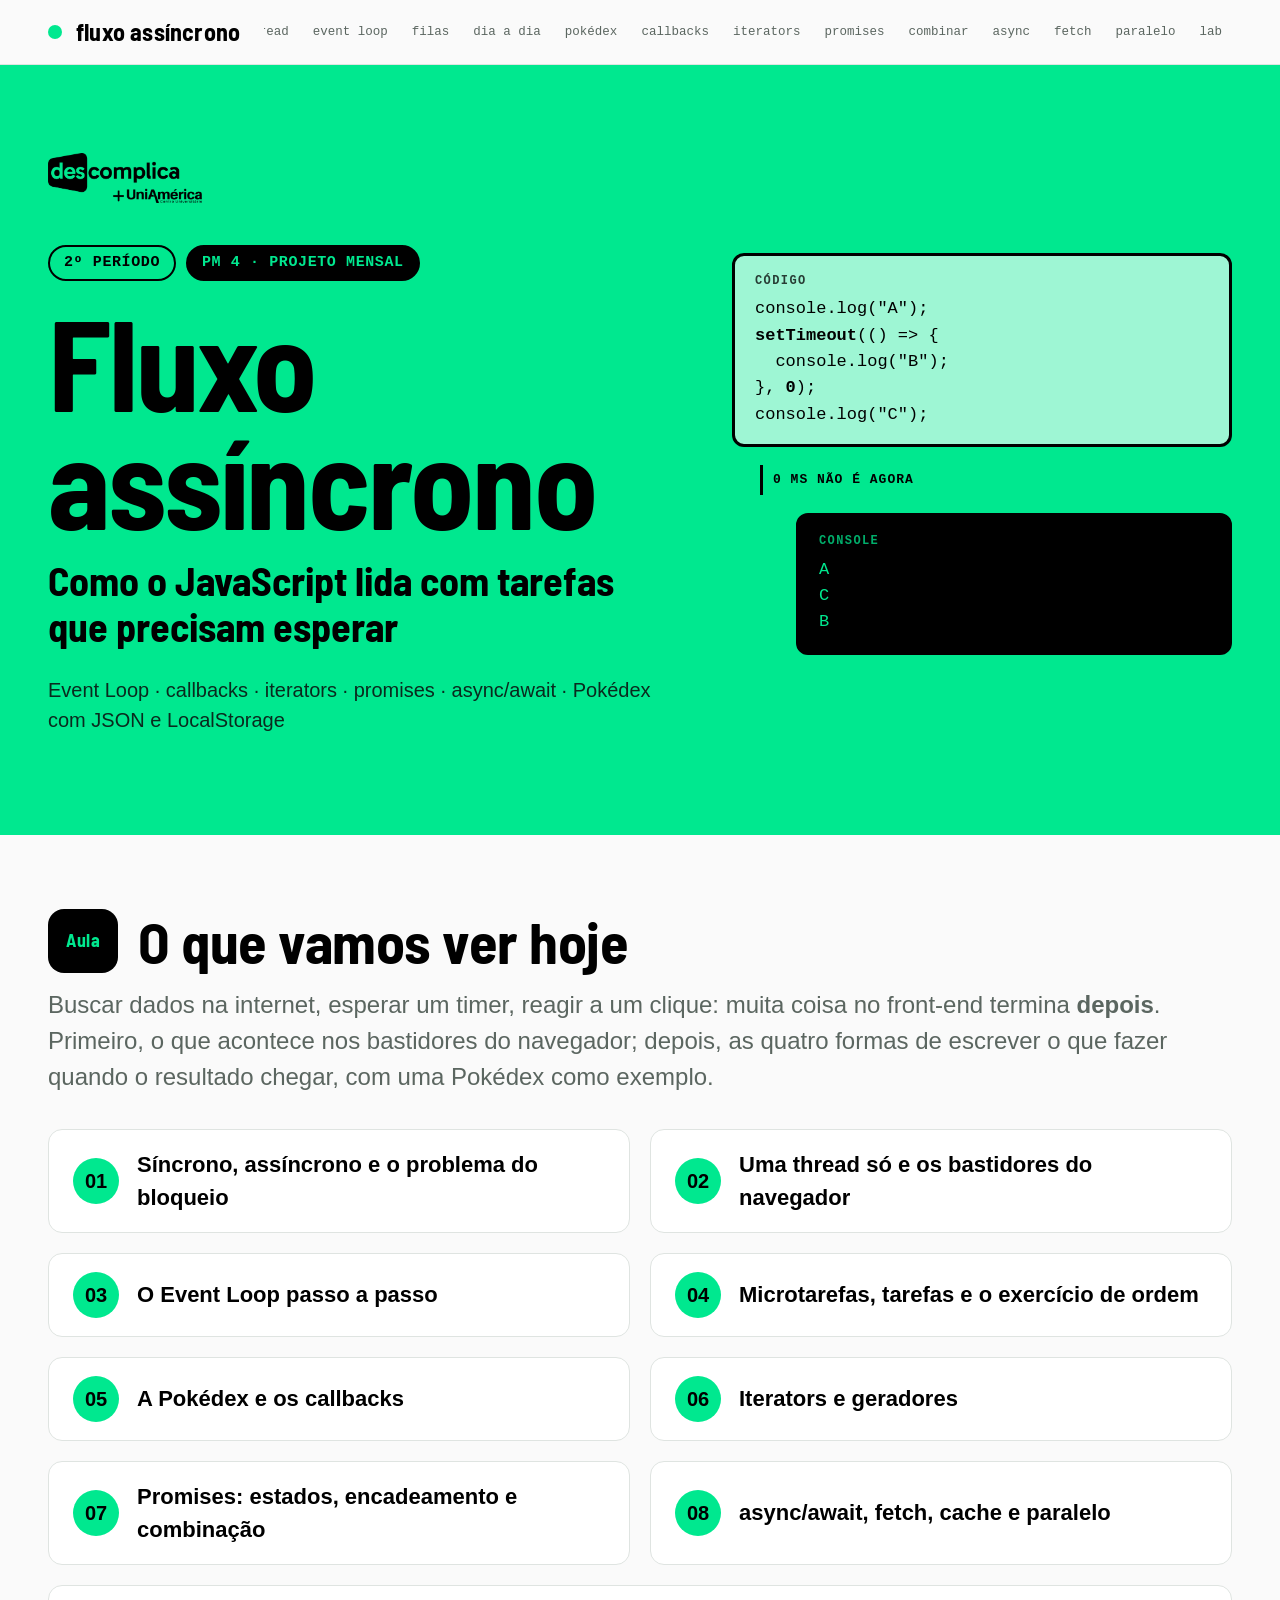
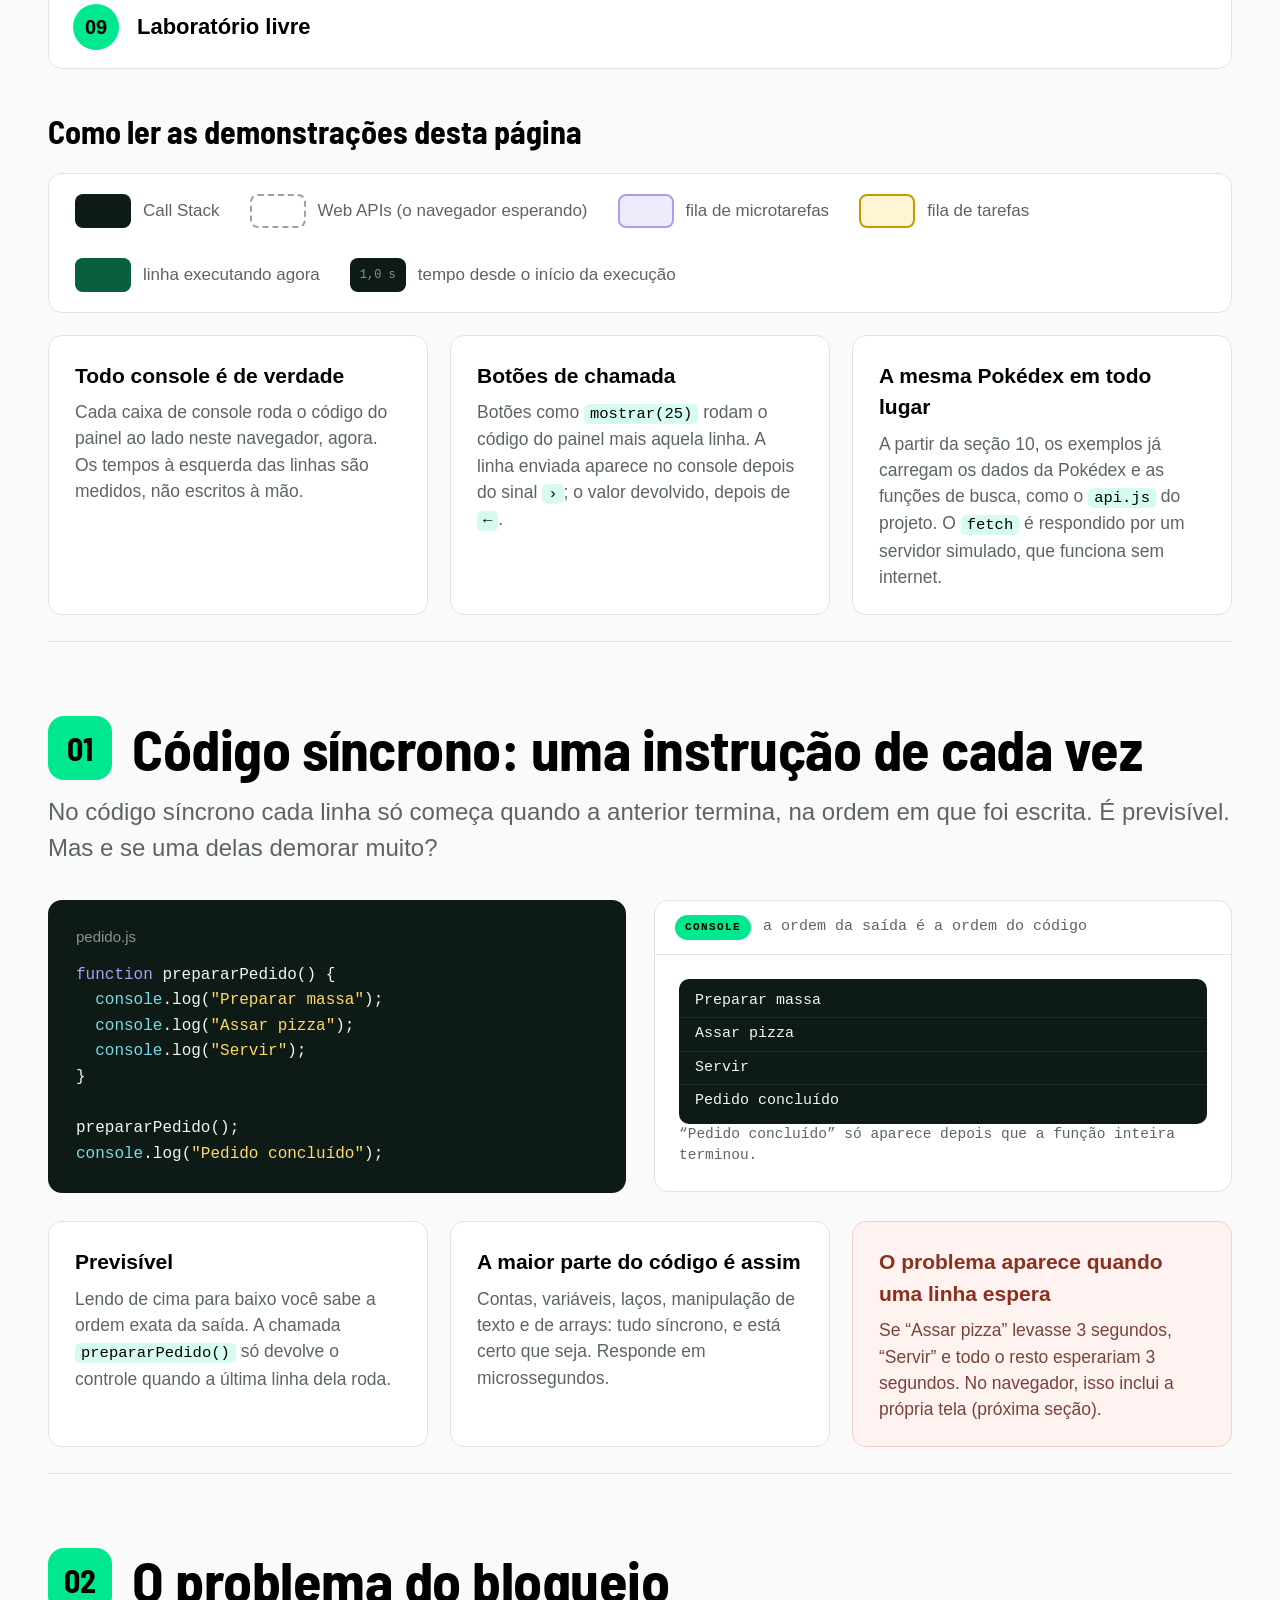
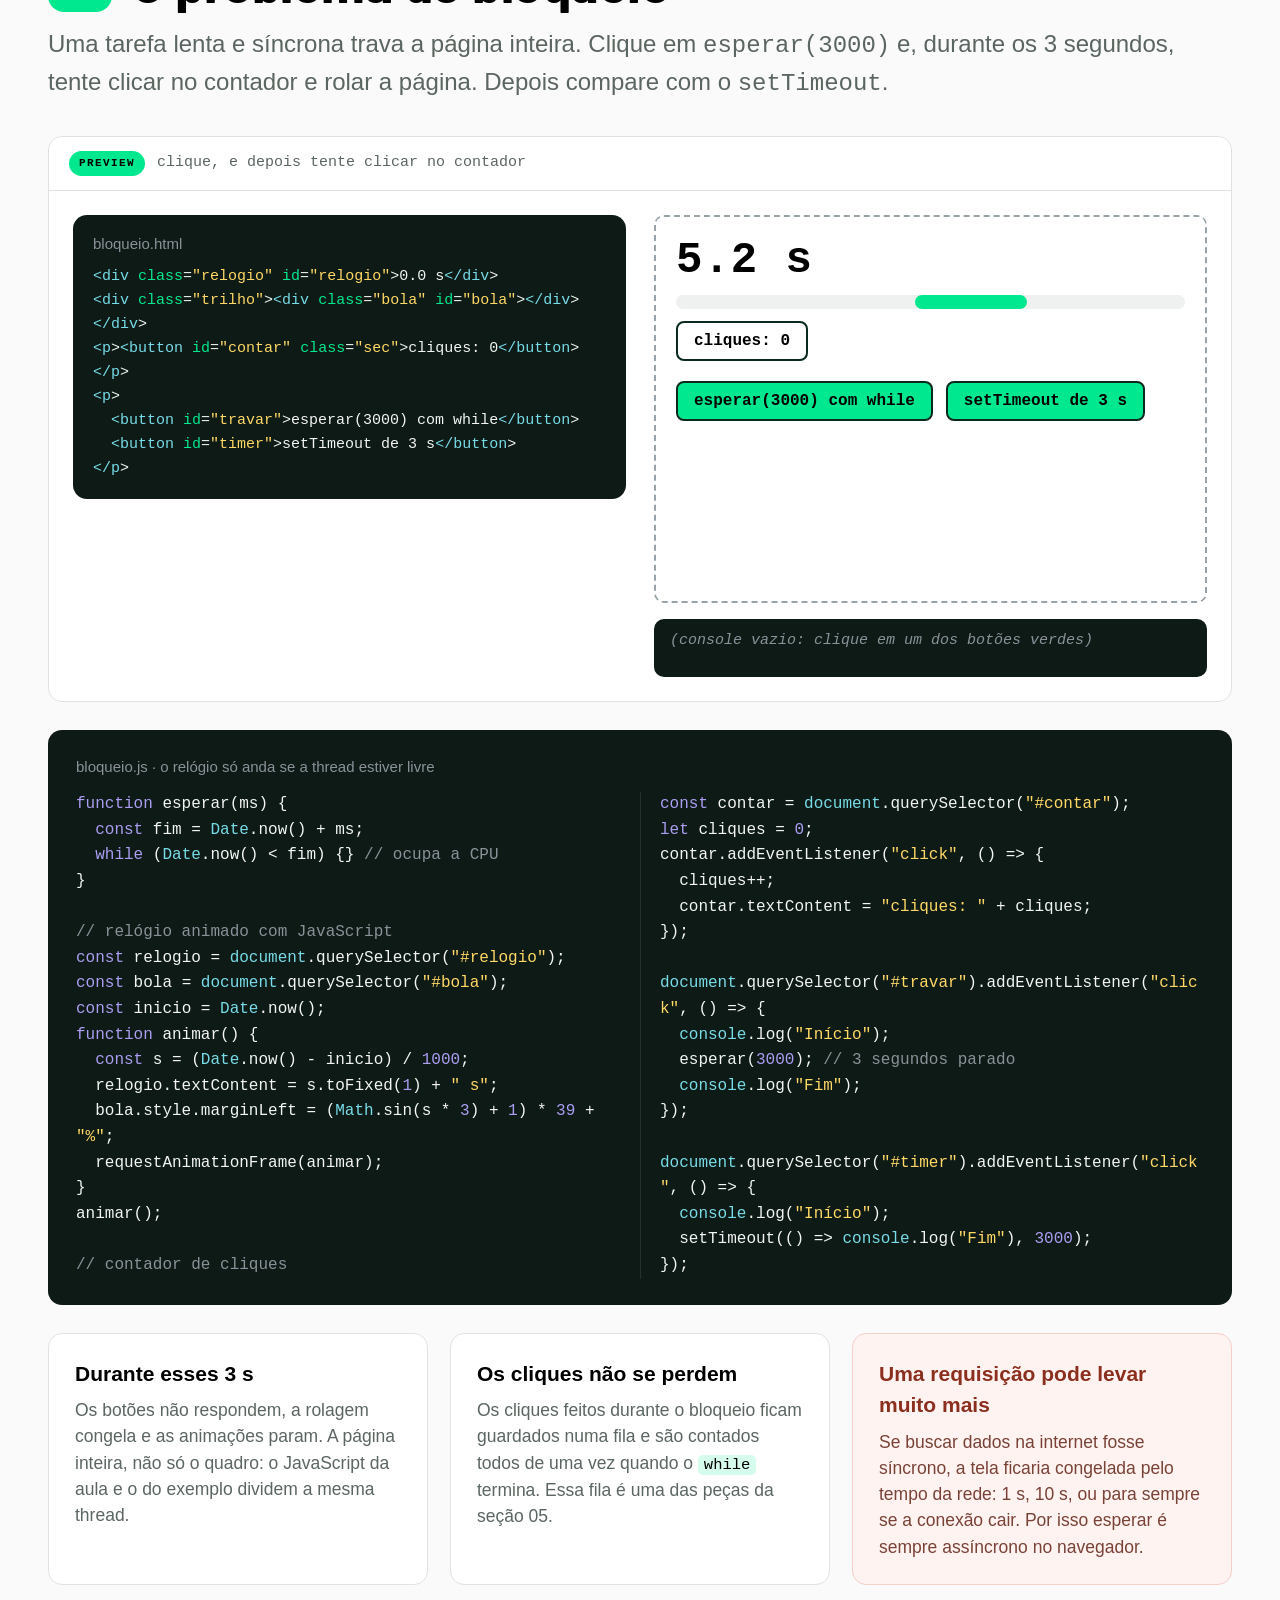
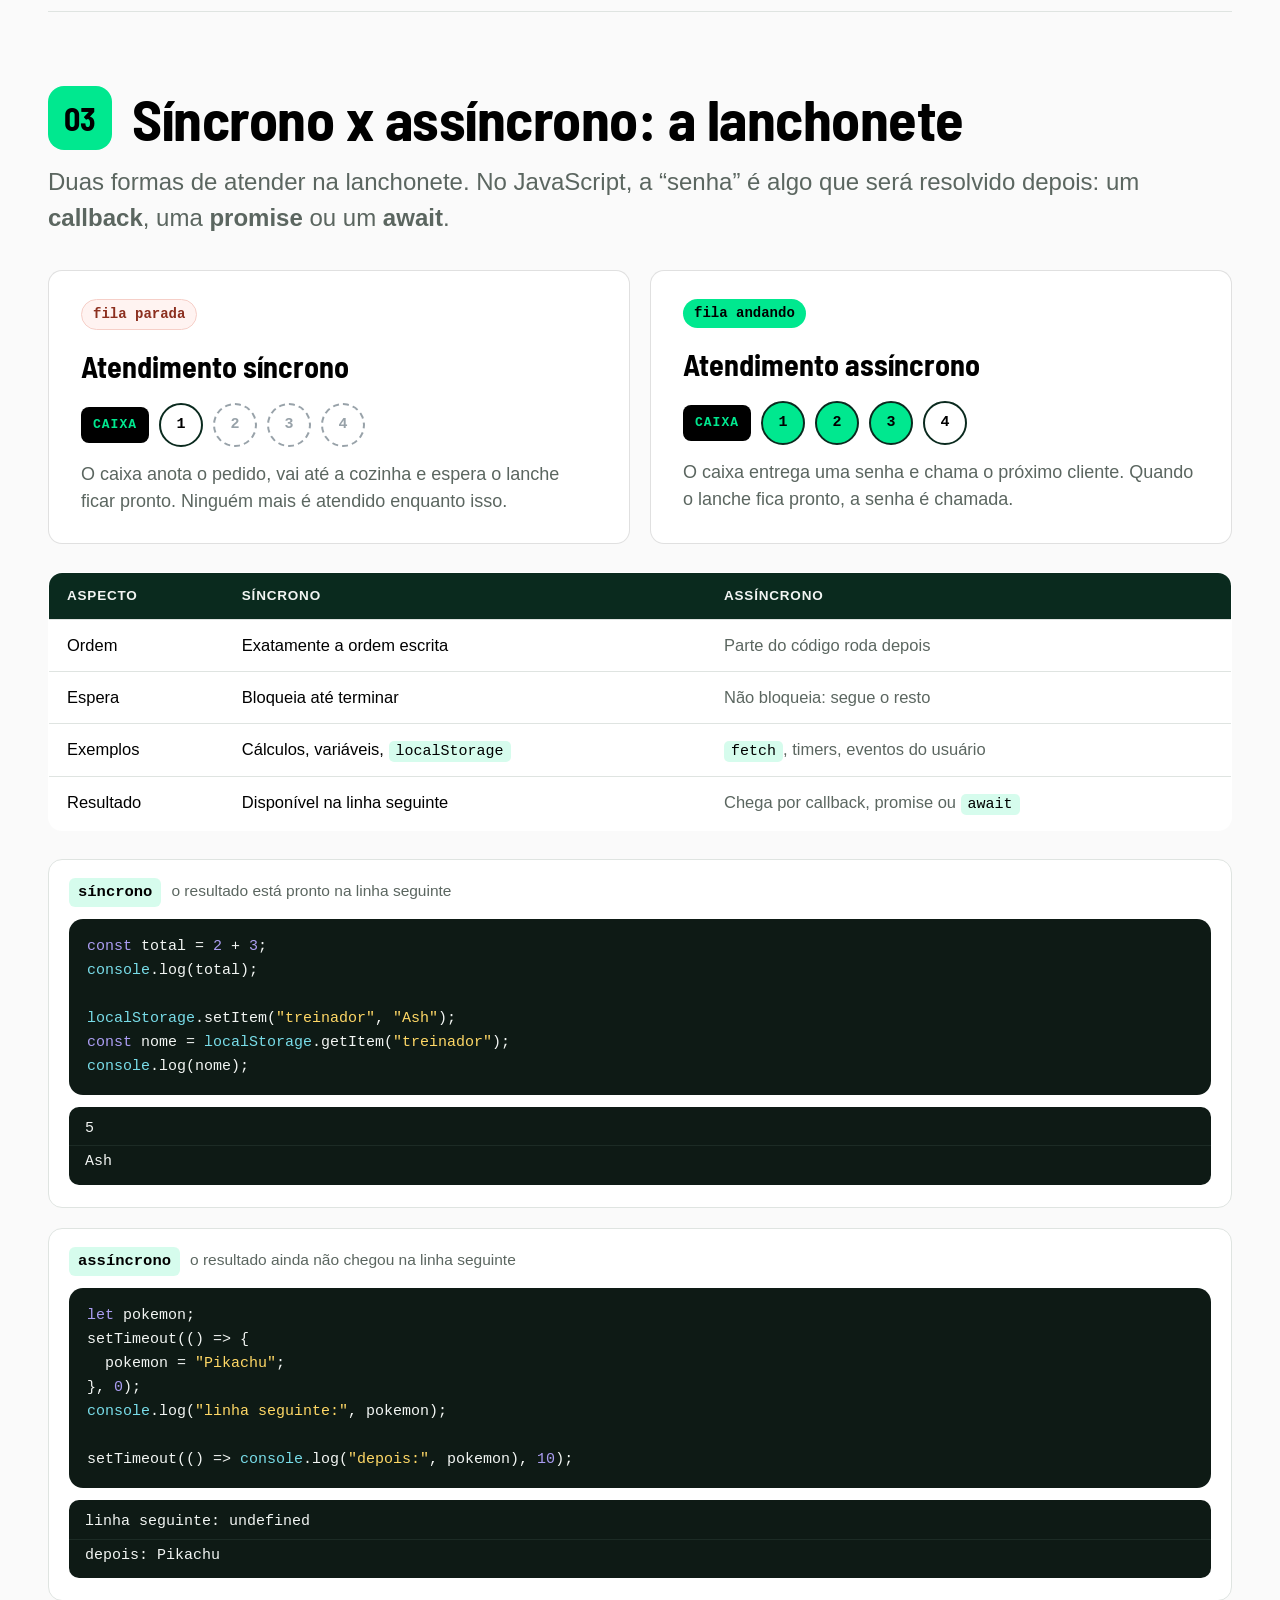
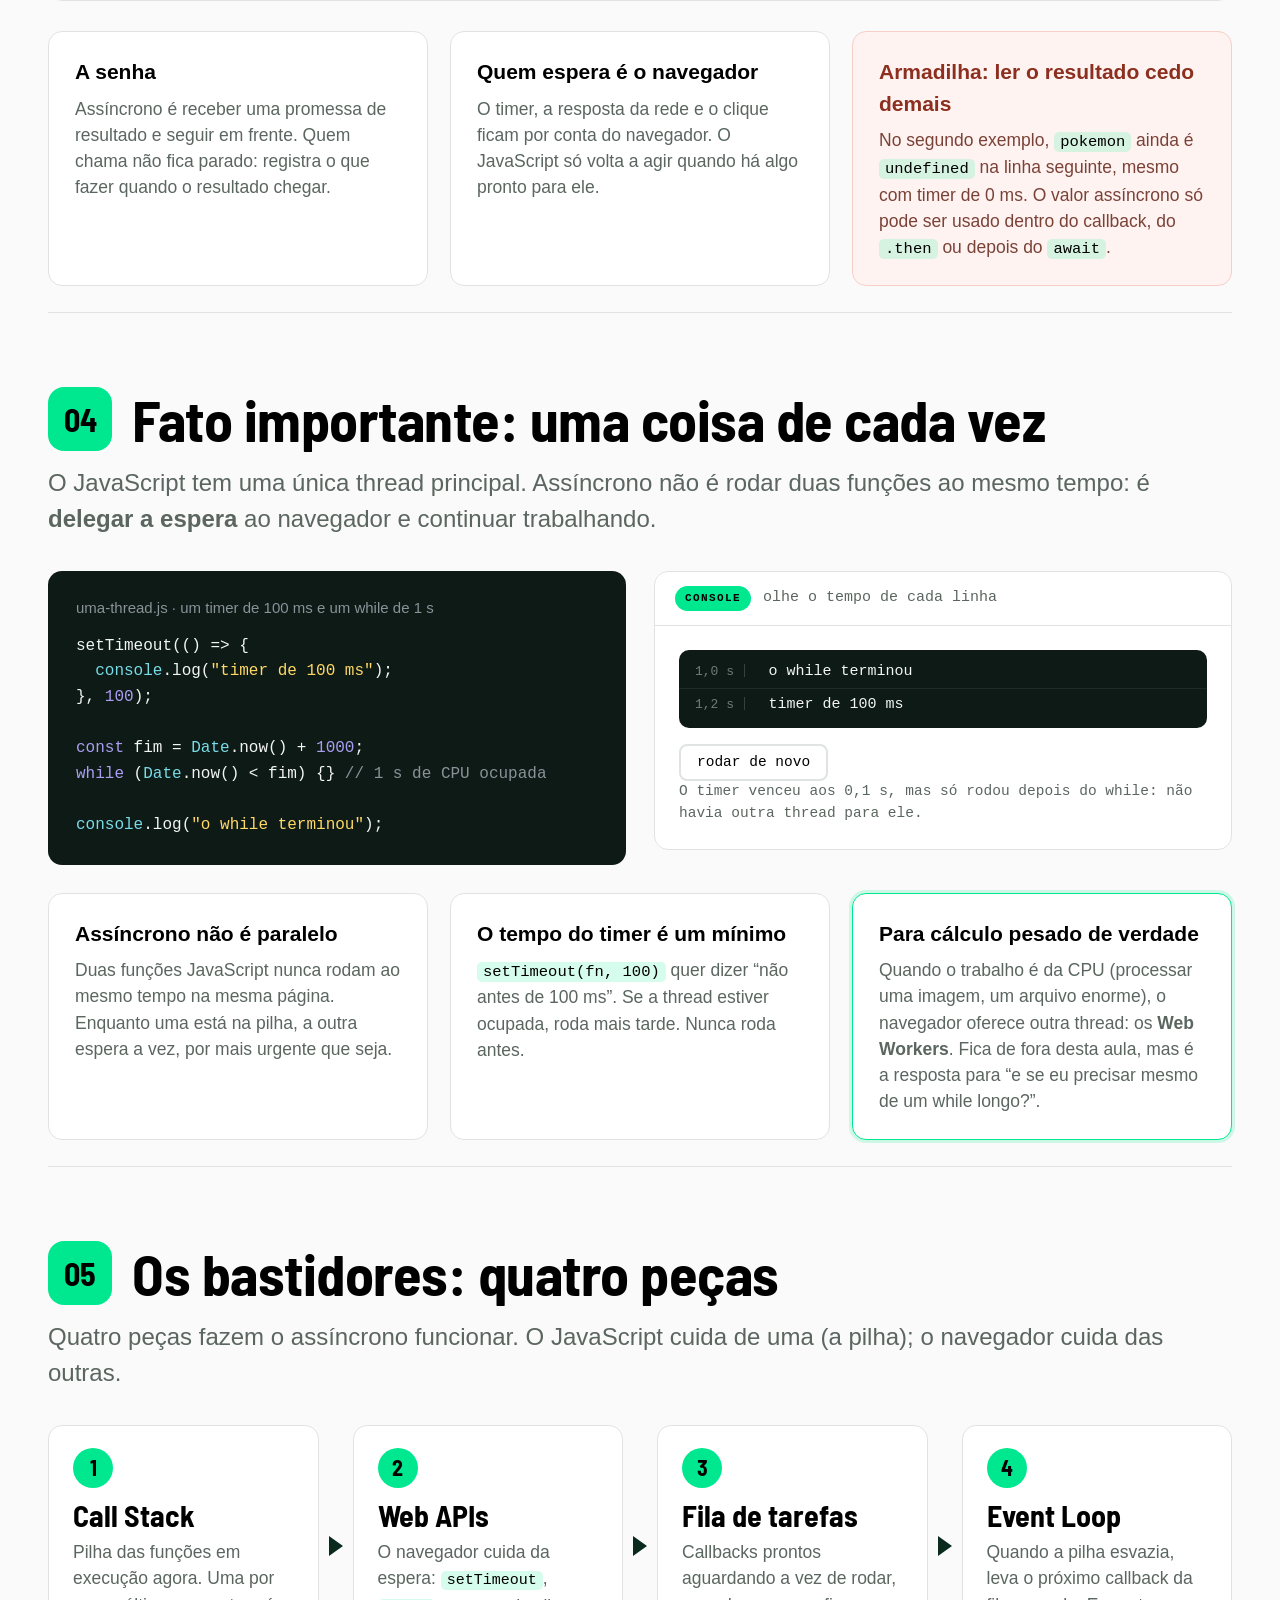
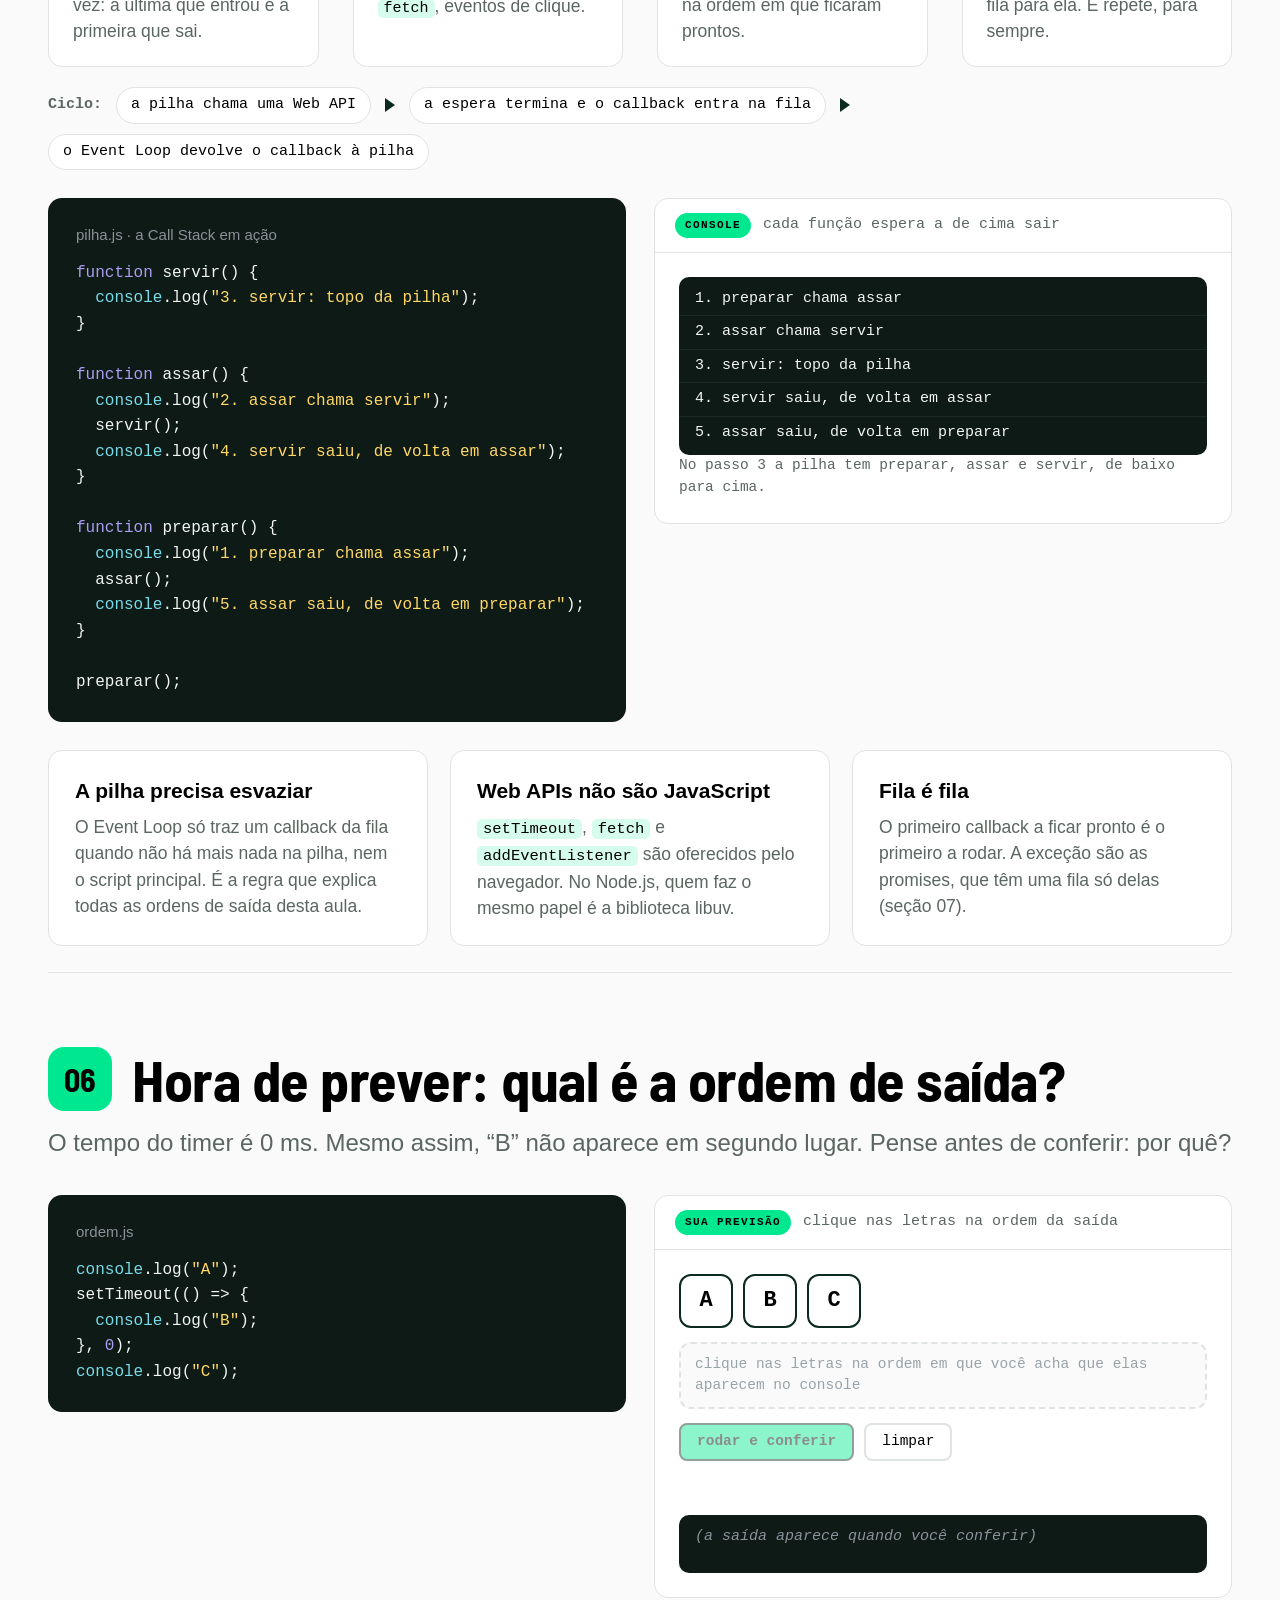
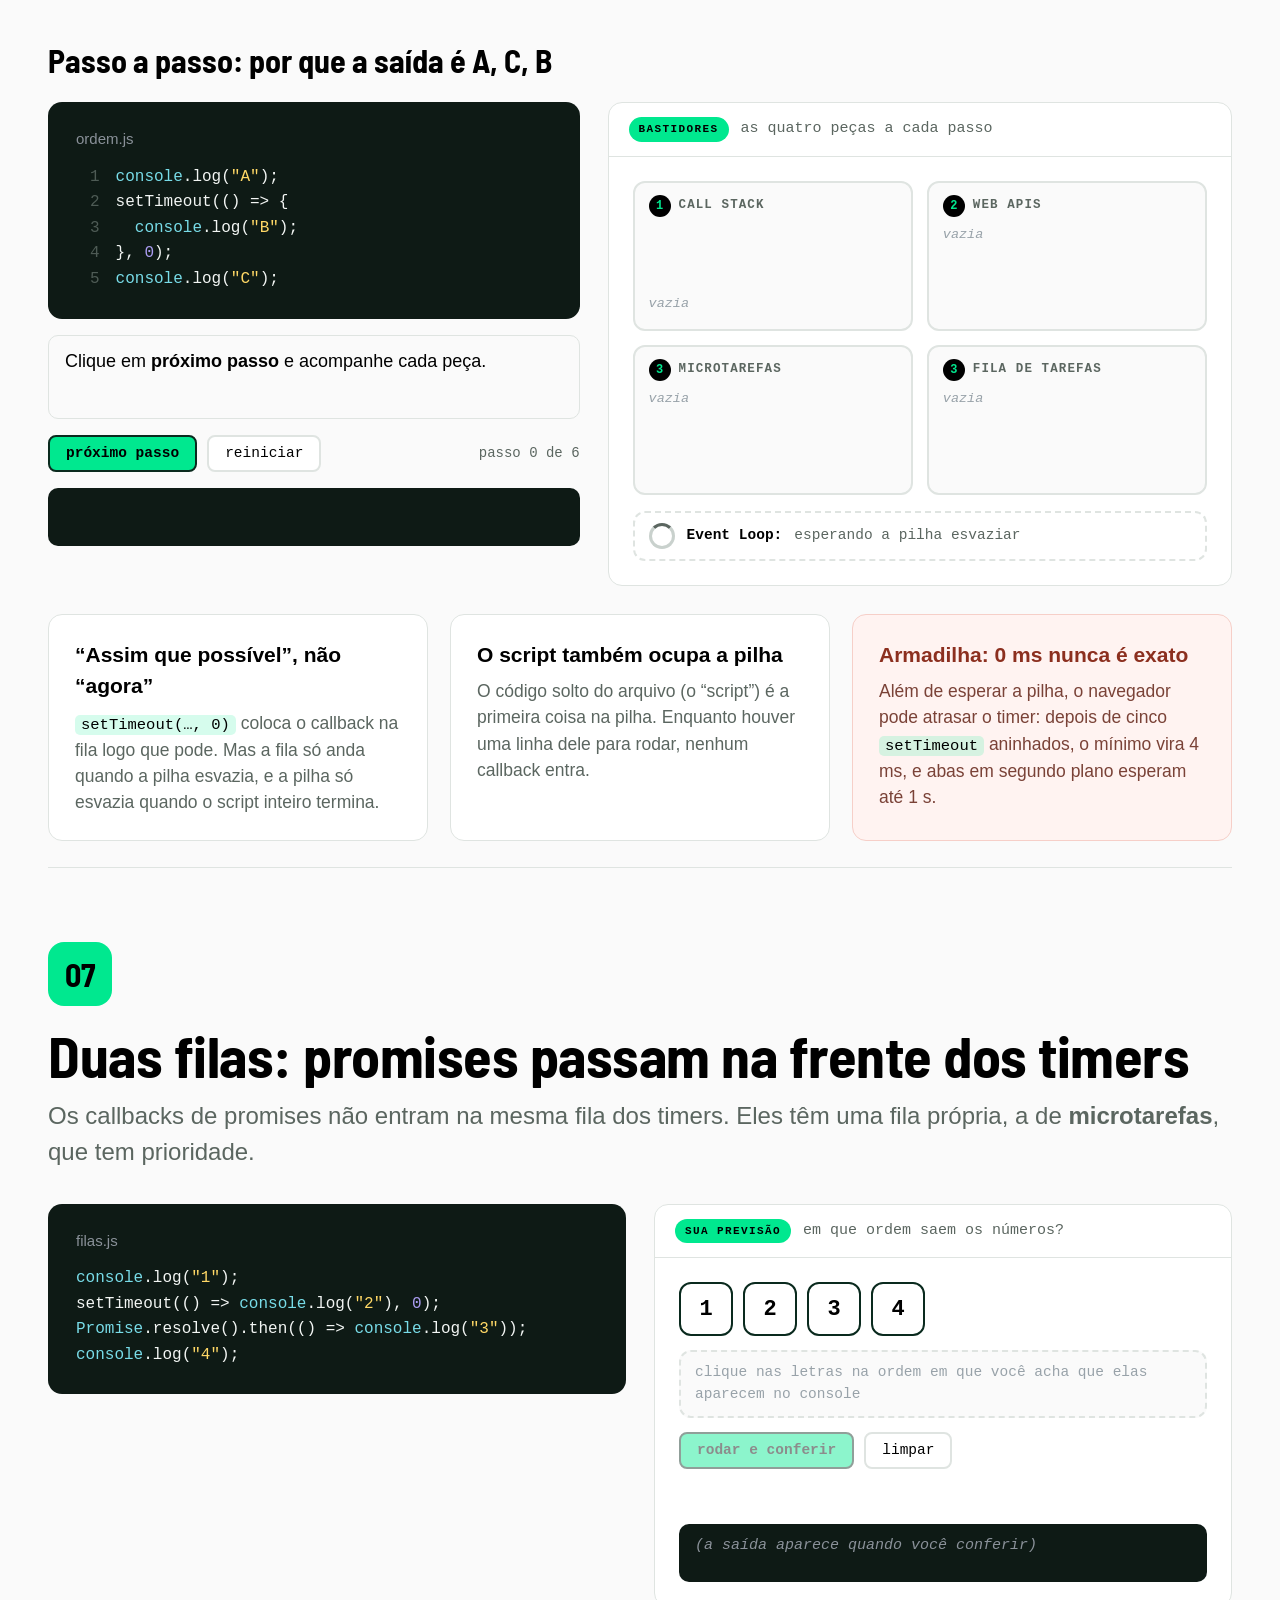
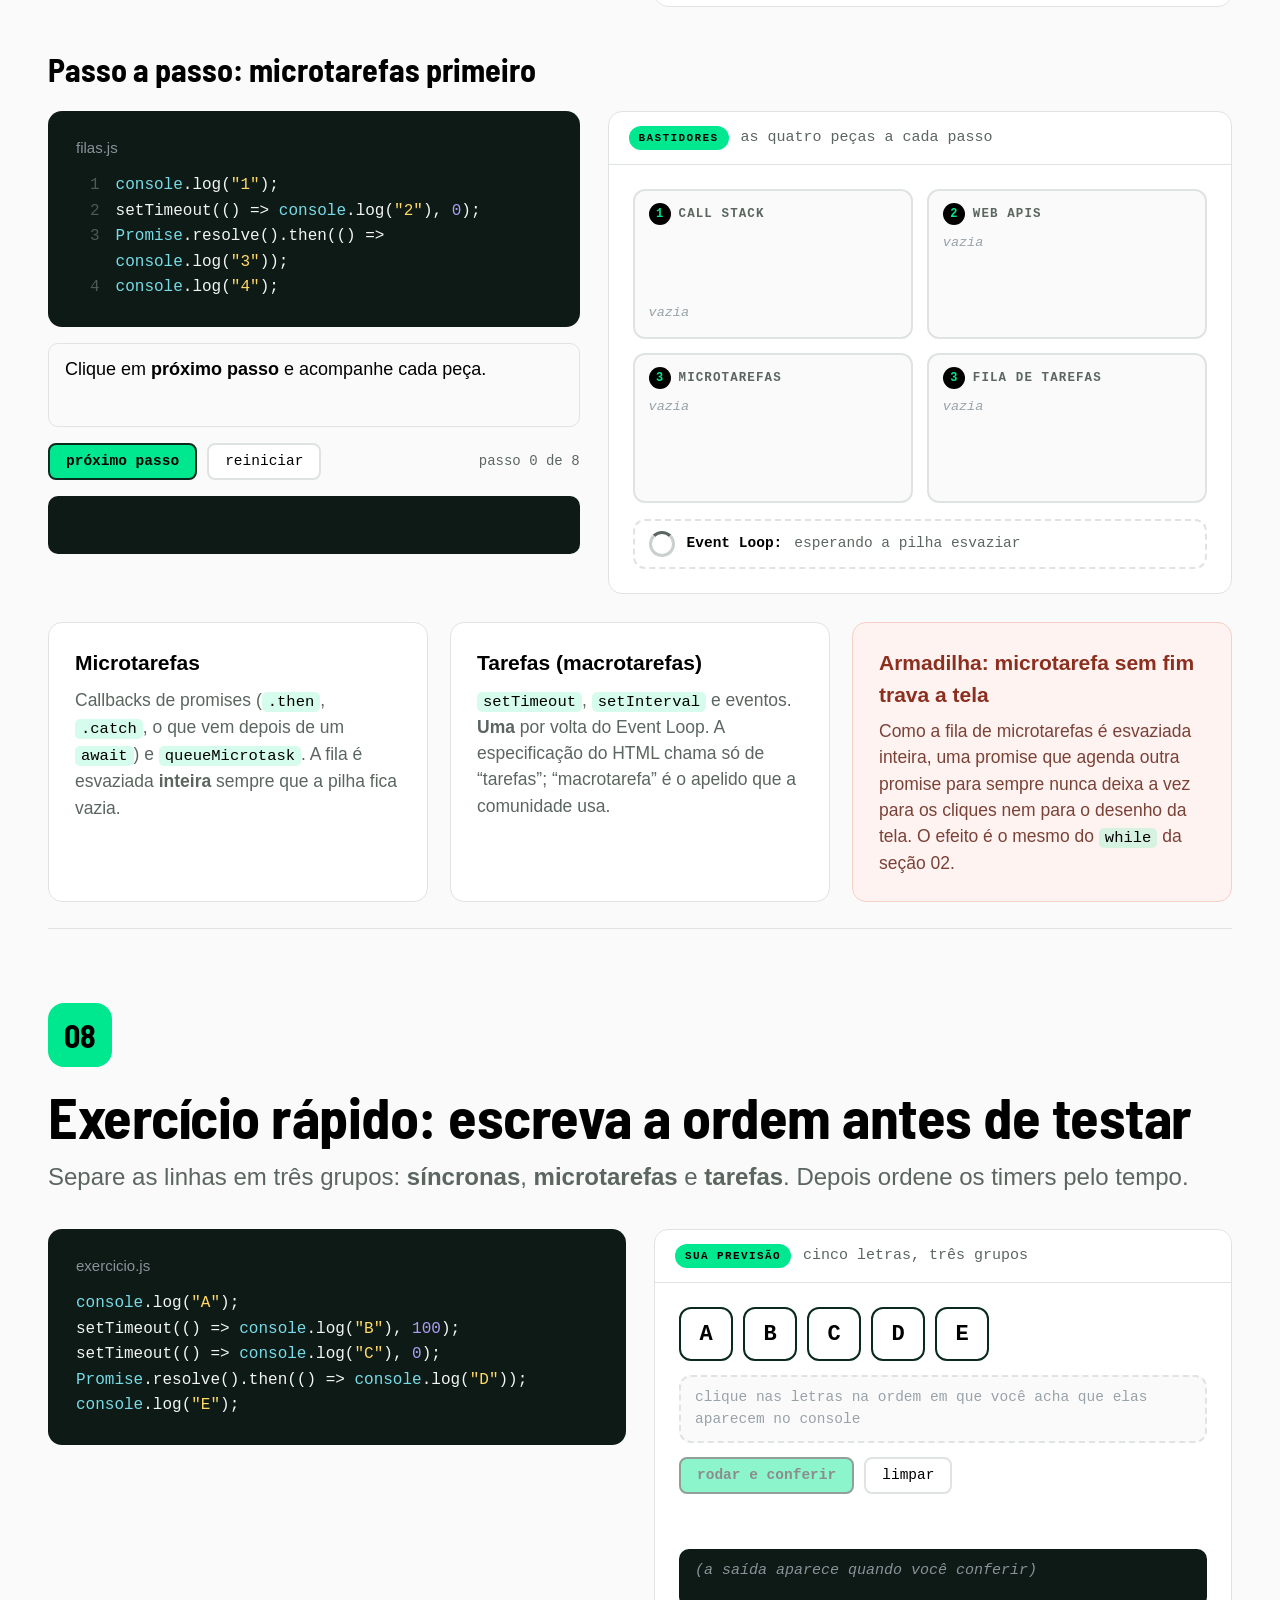
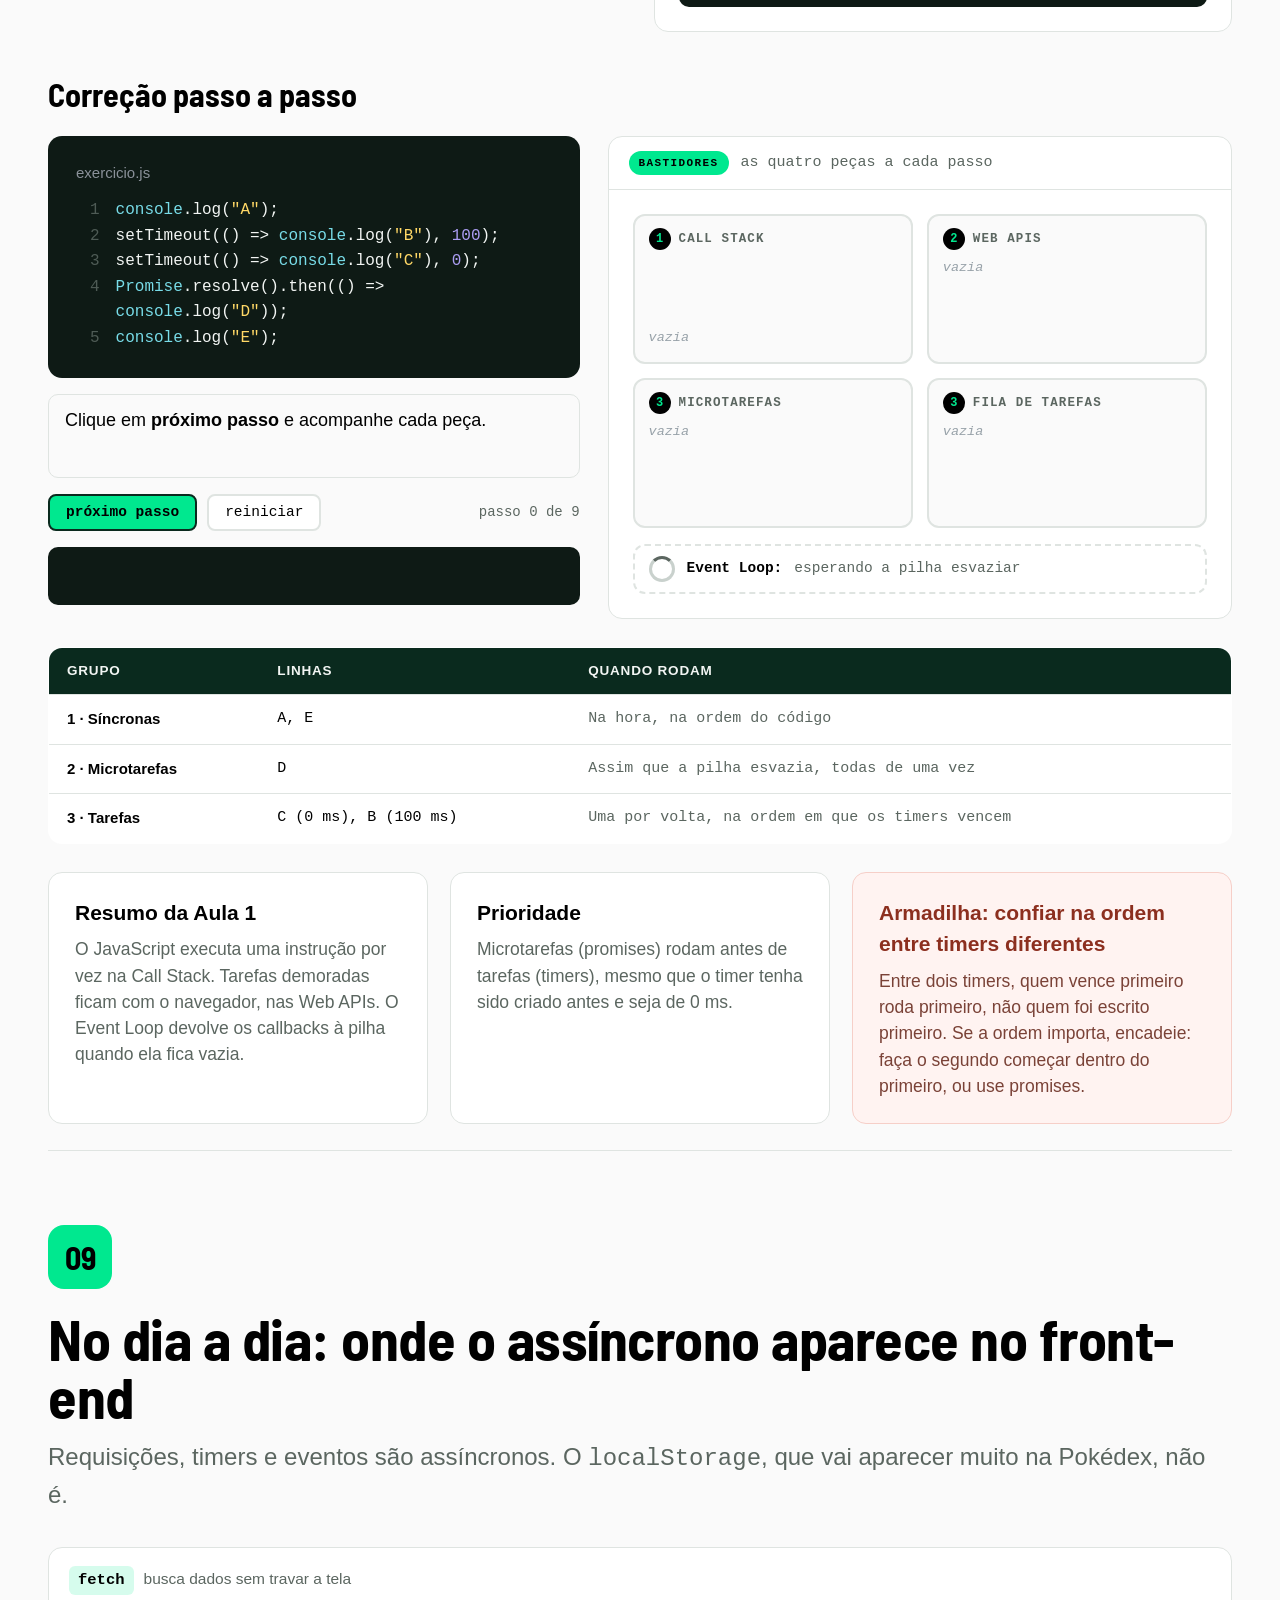
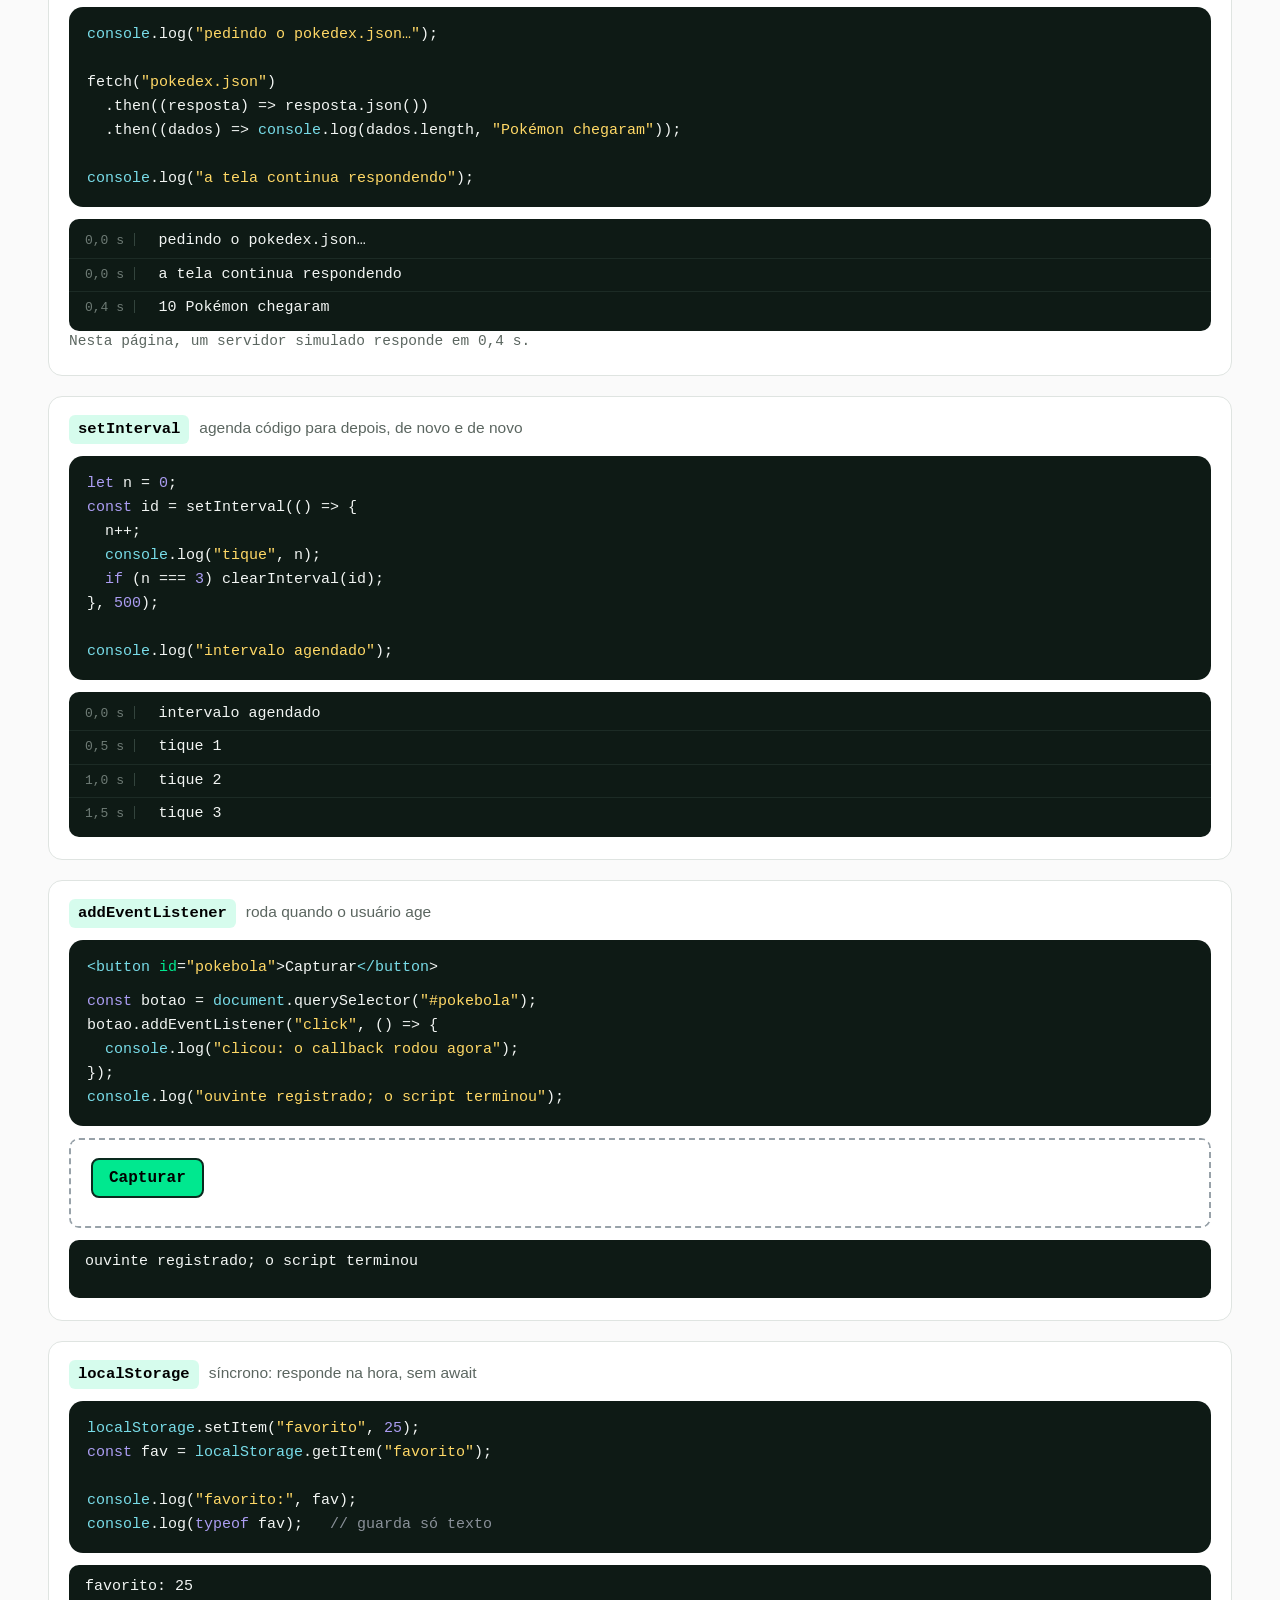
<file: aulas/2o_periodo/pm4/fluxo-assincrono/index.html>
<!DOCTYPE html>
<html lang="pt-BR">
<head>
<meta charset="UTF-8">
<meta name="viewport" content="width=device-width, initial-scale=1">
<title>Fluxo assíncrono — Event Loop, callbacks, iterators, promises e async/await</title>

<link rel="preconnect" href="https://fonts.googleapis.com">
<link rel="preconnect" href="https://fonts.gstatic.com" crossorigin>
<link href="https://fonts.googleapis.com/css2?family=Barlow+Semi+Condensed:wght@600;700&display=swap" rel="stylesheet">

<link rel="stylesheet" href="css/estilo.css">
<link rel="stylesheet" href="css/demos.css">
</head>
<body data-periodo="2o_periodo" data-pm="pm4">

<!-- ============================ BARRA ============================ -->
<div class="barra">
  <div class="barra-interna">
    <a class="barra-marca" href="#roteiro"><span class="ponto"></span> fluxo assíncrono</a>
    <nav class="barra-menu">
      <a href="#sincrono">síncrono</a>
      <a href="#bloqueio">bloqueio</a>
      <a href="#uma-thread">thread</a>
      <a href="#event-loop">event loop</a>
      <a href="#duas-filas">filas</a>
      <a href="#dia-a-dia">dia a dia</a>
      <a href="#pokedex">pokédex</a>
      <a href="#callbacks">callbacks</a>
      <a href="#iterators">iterators</a>
      <a href="#promises">promises</a>
      <a href="#combinar">combinar</a>
      <a href="#async-await">async</a>
      <a href="#fetch-cache">fetch</a>
      <a href="#sequencia-paralelo">paralelo</a>
      <a href="#lab">lab</a>
    </nav>
  </div>
  <div class="progresso"></div>
</div>

<!-- ============================ CAPA ============================ -->
<header class="capa">
  <div class="capa-interna">
    <div class="capa-texto">
      <img class="capa-logo" src="img/logo.png" alt="Descomplica + UniAmérica">
      <div class="capa-meta"><span>2º período</span><span>PM 4 · Projeto Mensal</span></div>
      <h1>Fluxo assíncrono</h1>
      <p class="subtitulo">Como o JavaScript lida com tarefas que precisam esperar</p>
      <p class="assinatura">Event Loop · callbacks · iterators · promises · async/await · Pokédex com JSON e LocalStorage</p>
    </div>
    <div class="capa-arte">
      <div class="troca-capa" aria-hidden="true">
<pre class="capa-msg"><span class="capa-msg-rotulo">código</span>console.log("A");
<b>setTimeout</b>(() => {
  console.log("B");
}, <b>0</b>);
console.log("C");</pre>
        <div class="capa-fio">0 ms não é agora</div>
<pre class="capa-msg capa-msg--resposta"><span class="capa-msg-rotulo">console</span>A
C
B</pre>
      </div>
    </div>
  </div>
</header>

<main class="wrap">

  <!-- ======================= ROTEIRO + LEGENDA ======================= -->
  <section class="secao" id="roteiro" style="border-top:none">
    <div class="secao-topo">
      <span class="selo selo--escuro">Aula</span>
      <h2 class="secao-titulo">O que vamos ver hoje</h2>
    </div>
    <p class="secao-lead">Buscar dados na internet, esperar um timer, reagir a um clique: muita coisa no front-end termina <b>depois</b>. Primeiro, o que acontece nos bastidores do navegador; depois, as quatro formas de escrever o que fazer quando o resultado chegar, com uma Pokédex como exemplo.</p>

    <div class="roteiro">
      <a href="#sincrono"><span class="num">01</span><span class="rotulo">Síncrono, assíncrono e o problema do bloqueio</span></a>
      <a href="#uma-thread"><span class="num">02</span><span class="rotulo">Uma thread só e os bastidores do navegador</span></a>
      <a href="#event-loop"><span class="num">03</span><span class="rotulo">O Event Loop passo a passo</span></a>
      <a href="#duas-filas"><span class="num">04</span><span class="rotulo">Microtarefas, tarefas e o exercício de ordem</span></a>
      <a href="#pokedex"><span class="num">05</span><span class="rotulo">A Pokédex e os callbacks</span></a>
      <a href="#iterators"><span class="num">06</span><span class="rotulo">Iterators e geradores</span></a>
      <a href="#promises"><span class="num">07</span><span class="rotulo">Promises: estados, encadeamento e combinação</span></a>
      <a href="#async-await"><span class="num">08</span><span class="rotulo">async/await, fetch, cache e paralelo</span></a>
      <a href="#lab"><span class="num">09</span><span class="rotulo">Laboratório livre</span></a>
    </div>

    <h3 class="sub-titulo">Como ler as demonstrações desta página</h3>
    <div class="legenda">
      <div class="legenda-item"><span class="amostra amostra--pilha"></span> <span>Call Stack</span></div>
      <div class="legenda-item"><span class="amostra amostra--web"></span> <span>Web APIs (o navegador esperando)</span></div>
      <div class="legenda-item"><span class="amostra amostra--micro"></span> <span>fila de microtarefas</span></div>
      <div class="legenda-item"><span class="amostra amostra--macro"></span> <span>fila de tarefas</span></div>
      <div class="legenda-item"><span class="amostra amostra--atual"></span> <span>linha executando agora</span></div>
      <div class="legenda-item"><span class="amostra amostra--tempo">1,0 s</span> <span>tempo desde o início da execução</span></div>
    </div>
    <div class="cartoes" style="margin-top:22px">
      <article class="cartao"><h3>Todo console é de verdade</h3><p>Cada caixa de console roda o código do painel ao lado neste navegador, agora. Os tempos à esquerda das linhas são medidos, não escritos à mão.</p></article>
      <article class="cartao"><h3>Botões de chamada</h3><p>Botões como <code>mostrar(25)</code> rodam o código do painel mais aquela linha. A linha enviada aparece no console depois do sinal <code>›</code>; o valor devolvido, depois de <code>←</code>.</p></article>
      <article class="cartao"><h3>A mesma Pokédex em todo lugar</h3><p>A partir da seção 10, os exemplos já carregam os dados da Pokédex e as funções de busca, como o <code>api.js</code> do projeto. O <code>fetch</code> é respondido por um servidor simulado, que funciona sem internet.</p></article>
    </div>
  </section>

  <!-- ======================= 01 · SÍNCRONO ======================= -->
  <section class="secao" id="sincrono">
    <div class="secao-topo">
      <span class="selo">01</span>
      <h2 class="secao-titulo">Código síncrono: uma instrução de cada vez</h2>
    </div>
    <p class="secao-lead">No código síncrono cada linha só começa quando a anterior termina, na ordem em que foi escrita. É previsível. Mas e se uma delas demorar muito?</p>

    <div class="dupla">
      <figure class="painel-codigo">
        <figcaption>pedido.js</figcaption>
<pre class="codigo" data-lang="js" id="c-pedido">
function prepararPedido() {
  console.log("Preparar massa");
  console.log("Assar pizza");
  console.log("Servir");
}

prepararPedido();
console.log("Pedido concluído");
</pre>
      </figure>
      <div class="preview" data-exec data-codigo="c-pedido">
        <div class="preview-topo"><span class="preview-selo">console</span><code>a ordem da saída é a ordem do código</code></div>
        <div class="preview-corpo">
          <div class="console" data-console></div>
          <p class="nota-demo">“Pedido concluído” só aparece depois que a função inteira terminou.</p>
        </div>
      </div>
    </div>

    <div class="cartoes">
      <article class="cartao"><h3>Previsível</h3><p>Lendo de cima para baixo você sabe a ordem exata da saída. A chamada <code>prepararPedido()</code> só devolve o controle quando a última linha dela roda.</p></article>
      <article class="cartao"><h3>A maior parte do código é assim</h3><p>Contas, variáveis, laços, manipulação de texto e de arrays: tudo síncrono, e está certo que seja. Responde em microssegundos.</p></article>
      <article class="cartao cartao--erro"><h3>O problema aparece quando uma linha espera</h3><p>Se “Assar pizza” levasse 3 segundos, “Servir” e todo o resto esperariam 3 segundos. No navegador, isso inclui a própria tela (próxima seção).</p></article>
    </div>
  </section>

  <!-- ======================= 02 · BLOQUEIO ======================= -->
  <section class="secao" id="bloqueio">
    <div class="secao-topo">
      <span class="selo">02</span>
      <h2 class="secao-titulo">O problema do bloqueio</h2>
    </div>
    <p class="secao-lead">Uma tarefa lenta e síncrona trava a página inteira. Clique em <code>esperar(3000)</code> e, durante os 3 segundos, tente clicar no contador e rolar a página. Depois compare com o <code>setTimeout</code>.</p>

    <div class="pilha">
      <div class="preview" data-exec data-codigo="c-bloq" data-html="c-bloq-html">
        <div class="preview-topo"><span class="preview-selo">preview</span><code>clique, e depois tente clicar no contador</code></div>
        <div class="preview-corpo">
          <div class="dupla" style="margin-bottom:0">
          <figure class="painel-codigo">
            <figcaption>bloqueio.html</figcaption>
<pre class="codigo" id="c-bloq-html">
&lt;div class="relogio" id="relogio"&gt;0.0 s&lt;/div&gt;
&lt;div class="trilho"&gt;&lt;div class="bola" id="bola"&gt;&lt;/div&gt;&lt;/div&gt;
&lt;p&gt;&lt;button id="contar" class="sec"&gt;cliques: 0&lt;/button&gt;&lt;/p&gt;
&lt;p&gt;
  &lt;button id="travar"&gt;esperar(3000) com while&lt;/button&gt;
  &lt;button id="timer"&gt;setTimeout de 3 s&lt;/button&gt;
&lt;/p&gt;
</pre>
          </figure>
          <div style="display:flex;flex-direction:column;gap:16px">
          <div class="tela" data-tela></div>
          <div class="console" data-console data-vazio="(console vazio: clique em um dos botões verdes)"></div>
          </div>
          </div>
        </div>
      </div>
      <figure class="painel-codigo painel-codigo--duplo">
        <figcaption>bloqueio.js · o relógio só anda se a thread estiver livre</figcaption>
<pre class="codigo" data-lang="js" id="c-bloq">
function esperar(ms) {
  const fim = Date.now() + ms;
  while (Date.now() &lt; fim) {} // ocupa a CPU
}

// relógio animado com JavaScript
const relogio = document.querySelector("#relogio");
const bola = document.querySelector("#bola");
const inicio = Date.now();
function animar() {
  const s = (Date.now() - inicio) / 1000;
  relogio.textContent = s.toFixed(1) + " s";
  bola.style.marginLeft = (Math.sin(s * 3) + 1) * 39 + "%";
  requestAnimationFrame(animar);
}
animar();

// contador de cliques
const contar = document.querySelector("#contar");
let cliques = 0;
contar.addEventListener("click", () => {
  cliques++;
  contar.textContent = "cliques: " + cliques;
});

document.querySelector("#travar").addEventListener("click", () => {
  console.log("Início");
  esperar(3000); // 3 segundos parado
  console.log("Fim");
});

document.querySelector("#timer").addEventListener("click", () => {
  console.log("Início");
  setTimeout(() => console.log("Fim"), 3000);
});
</pre>
      </figure>
    </div>

    <div class="cartoes">
      <article class="cartao"><h3>Durante esses 3 s</h3><p>Os botões não respondem, a rolagem congela e as animações param. A página inteira, não só o quadro: o JavaScript da aula e o do exemplo dividem a mesma thread.</p></article>
      <article class="cartao"><h3>Os cliques não se perdem</h3><p>Os cliques feitos durante o bloqueio ficam guardados numa fila e são contados todos de uma vez quando o <code>while</code> termina. Essa fila é uma das peças da seção 05.</p></article>
      <article class="cartao cartao--erro"><h3>Uma requisição pode levar muito mais</h3><p>Se buscar dados na internet fosse síncrono, a tela ficaria congelada pelo tempo da rede: 1 s, 10 s, ou para sempre se a conexão cair. Por isso esperar é sempre assíncrono no navegador.</p></article>
    </div>
  </section>

  <!-- ======================= 03 · LANCHONETE ======================= -->
  <section class="secao" id="lanchonete">
    <div class="secao-topo">
      <span class="selo">03</span>
      <h2 class="secao-titulo">Síncrono x assíncrono: a lanchonete</h2>
    </div>
    <p class="secao-lead">Duas formas de atender na lanchonete. No JavaScript, a “senha” é algo que será resolvido depois: um <b>callback</b>, uma <b>promise</b> ou um <b>await</b>.</p>

    <div class="par">
      <div class="bloco-branco fila-cena">
        <span class="estado-fila estado-fila--parada">fila parada</span>
        <h3>Atendimento síncrono</h3>
        <div class="fila-linha">
          <span class="balcao">caixa</span><span class="cliente">1</span>
          <span class="cliente cliente--espera">2</span><span class="cliente cliente--espera">3</span><span class="cliente cliente--espera">4</span>
        </div>
        <p>O caixa anota o pedido, vai até a cozinha e espera o lanche ficar pronto. Ninguém mais é atendido enquanto isso.</p>
      </div>
      <div class="bloco-branco fila-cena">
        <span class="estado-fila estado-fila--andando">fila andando</span>
        <h3>Atendimento assíncrono</h3>
        <div class="fila-linha">
          <span class="balcao">caixa</span><span class="cliente cliente--senha">1</span>
          <span class="cliente cliente--senha">2</span><span class="cliente cliente--senha">3</span><span class="cliente">4</span>
        </div>
        <p>O caixa entrega uma senha e chama o próximo cliente. Quando o lanche fica pronto, a senha é chamada.</p>
      </div>
    </div>

    <div class="rolagem-x" style="margin-bottom:28px">
      <table class="tabela">
        <thead><tr><th>Aspecto</th><th>Síncrono</th><th>Assíncrono</th></tr></thead>
        <tbody>
          <tr><td>Ordem</td><td>Exatamente a ordem escrita</td><td>Parte do código roda depois</td></tr>
          <tr><td>Espera</td><td>Bloqueia até terminar</td><td>Não bloqueia: segue o resto</td></tr>
          <tr><td>Exemplos</td><td>Cálculos, variáveis, <code>localStorage</code></td><td><code>fetch</code>, timers, eventos do usuário</td></tr>
          <tr><td>Resultado</td><td>Disponível na linha seguinte</td><td>Chega por callback, promise ou <code>await</code></td></tr>
        </tbody>
      </table>
    </div>

    <div class="galeria galeria--duplo">
      <div class="mini" data-exec>
        <div class="mini-titulo"><code>síncrono</code><span>o resultado está pronto na linha seguinte</span></div>
        <figure class="painel-codigo">
<pre class="codigo" data-lang="js">
const total = 2 + 3;
console.log(total);

localStorage.setItem("treinador", "Ash");
const nome = localStorage.getItem("treinador");
console.log(nome);
</pre>
        </figure>
        <div class="console" data-console></div>
      </div>
      <div class="mini" data-exec>
        <div class="mini-titulo"><code>assíncrono</code><span>o resultado ainda não chegou na linha seguinte</span></div>
        <figure class="painel-codigo">
<pre class="codigo" data-lang="js">
let pokemon;
setTimeout(() => {
  pokemon = "Pikachu";
}, 0);
console.log("linha seguinte:", pokemon);

setTimeout(() => console.log("depois:", pokemon), 10);
</pre>
        </figure>
        <div class="console" data-console></div>
      </div>
    </div>

    <div class="cartoes">
      <article class="cartao"><h3>A senha</h3><p>Assíncrono é receber uma promessa de resultado e seguir em frente. Quem chama não fica parado: registra o que fazer quando o resultado chegar.</p></article>
      <article class="cartao"><h3>Quem espera é o navegador</h3><p>O timer, a resposta da rede e o clique ficam por conta do navegador. O JavaScript só volta a agir quando há algo pronto para ele.</p></article>
      <article class="cartao cartao--erro"><h3>Armadilha: ler o resultado cedo demais</h3><p>No segundo exemplo, <code>pokemon</code> ainda é <code>undefined</code> na linha seguinte, mesmo com timer de 0 ms. O valor assíncrono só pode ser usado dentro do callback, do <code>.then</code> ou depois do <code>await</code>.</p></article>
    </div>
  </section>

  <!-- ======================= 04 · UMA THREAD ======================= -->
  <section class="secao" id="uma-thread">
    <div class="secao-topo">
      <span class="selo">04</span>
      <h2 class="secao-titulo">Fato importante: uma coisa de cada vez</h2>
    </div>
    <p class="secao-lead">O JavaScript tem uma única thread principal. Assíncrono não é rodar duas funções ao mesmo tempo: é <b>delegar a espera</b> ao navegador e continuar trabalhando.</p>

    <div class="dupla">
      <figure class="painel-codigo">
        <figcaption>uma-thread.js · um timer de 100 ms e um while de 1 s</figcaption>
<pre class="codigo" data-lang="js" id="c-thread">
setTimeout(() => {
  console.log("timer de 100 ms");
}, 100);

const fim = Date.now() + 1000;
while (Date.now() &lt; fim) {} // 1 s de CPU ocupada

console.log("o while terminou");
</pre>
      </figure>
      <div class="preview" data-exec data-codigo="c-thread" data-tempo>
        <div class="preview-topo"><span class="preview-selo">console</span><code>olhe o tempo de cada linha</code></div>
        <div class="preview-corpo">
          <div class="console" data-console></div>
          <button type="button" class="btn btn--sec" data-rodar>rodar de novo</button>
          <p class="nota-demo">O timer venceu aos 0,1 s, mas só rodou depois do while: não havia outra thread para ele.</p>
        </div>
      </div>
    </div>

    <div class="cartoes">
      <article class="cartao"><h3>Assíncrono não é paralelo</h3><p>Duas funções JavaScript nunca rodam ao mesmo tempo na mesma página. Enquanto uma está na pilha, a outra espera a vez, por mais urgente que seja.</p></article>
      <article class="cartao"><h3>O tempo do timer é um mínimo</h3><p><code>setTimeout(fn, 100)</code> quer dizer “não antes de 100 ms”. Se a thread estiver ocupada, roda mais tarde. Nunca roda antes.</p></article>
      <article class="cartao cartao--novo"><h3>Para cálculo pesado de verdade</h3><p>Quando o trabalho é da CPU (processar uma imagem, um arquivo enorme), o navegador oferece outra thread: os <b>Web Workers</b>. Fica de fora desta aula, mas é a resposta para “e se eu precisar mesmo de um while longo?”.</p></article>
    </div>
  </section>

  <!-- ======================= 05 · BASTIDORES ======================= -->
  <section class="secao" id="bastidores">
    <div class="secao-topo">
      <span class="selo">05</span>
      <h2 class="secao-titulo">Os bastidores: quatro peças</h2>
    </div>
    <p class="secao-lead">Quatro peças fazem o assíncrono funcionar. O JavaScript cuida de uma (a pilha); o navegador cuida das outras.</p>

    <div class="bastidores">
      <div class="bastidor"><span class="n">1</span><h3>Call Stack</h3><p>Pilha das funções em execução agora. Uma por vez: a última que entrou é a primeira que sai.</p></div>
      <div class="seta" aria-hidden="true"></div>
      <div class="bastidor"><span class="n">2</span><h3>Web APIs</h3><p>O navegador cuida da espera: <code>setTimeout</code>, <code>fetch</code>, eventos de clique.</p></div>
      <div class="seta" aria-hidden="true"></div>
      <div class="bastidor"><span class="n">3</span><h3>Fila de tarefas</h3><p>Callbacks prontos aguardando a vez de rodar, na ordem em que ficaram prontos.</p></div>
      <div class="seta" aria-hidden="true"></div>
      <div class="bastidor"><span class="n">4</span><h3>Event Loop</h3><p>Quando a pilha esvazia, leva o próximo callback da fila para ela. E repete, para sempre.</p></div>
    </div>
    <div class="ciclo">
      <b>Ciclo:</b>
      <span>a pilha chama uma Web API</span><i></i>
      <span>a espera termina e o callback entra na fila</span><i></i>
      <span>o Event Loop devolve o callback à pilha</span>
    </div>

    <div class="dupla">
      <figure class="painel-codigo">
        <figcaption>pilha.js · a Call Stack em ação</figcaption>
<pre class="codigo" data-lang="js" id="c-pilha">
function servir() {
  console.log("3. servir: topo da pilha");
}

function assar() {
  console.log("2. assar chama servir");
  servir();
  console.log("4. servir saiu, de volta em assar");
}

function preparar() {
  console.log("1. preparar chama assar");
  assar();
  console.log("5. assar saiu, de volta em preparar");
}

preparar();
</pre>
      </figure>
      <div class="preview" data-exec data-codigo="c-pilha">
        <div class="preview-topo"><span class="preview-selo">console</span><code>cada função espera a de cima sair</code></div>
        <div class="preview-corpo">
          <div class="console" data-console></div>
          <p class="nota-demo">No passo 3 a pilha tem preparar, assar e servir, de baixo para cima.</p>
        </div>
      </div>
    </div>

    <div class="cartoes">
      <article class="cartao"><h3>A pilha precisa esvaziar</h3><p>O Event Loop só traz um callback da fila quando não há mais nada na pilha, nem o script principal. É a regra que explica todas as ordens de saída desta aula.</p></article>
      <article class="cartao"><h3>Web APIs não são JavaScript</h3><p><code>setTimeout</code>, <code>fetch</code> e <code>addEventListener</code> são oferecidos pelo navegador. No Node.js, quem faz o mesmo papel é a biblioteca libuv.</p></article>
      <article class="cartao"><h3>Fila é fila</h3><p>O primeiro callback a ficar pronto é o primeiro a rodar. A exceção são as promises, que têm uma fila só delas (seção 07).</p></article>
    </div>
  </section>

  <!-- ======================= 06 · EVENT LOOP ======================= -->
  <section class="secao" id="event-loop">
    <div class="secao-topo">
      <span class="selo">06</span>
      <h2 class="secao-titulo">Hora de prever: qual é a ordem de saída?</h2>
    </div>
    <p class="secao-lead">O tempo do timer é 0 ms. Mesmo assim, “B” não aparece em segundo lugar. Pense antes de conferir: por quê?</p>

    <div class="dupla">
      <figure class="painel-codigo">
        <figcaption>ordem.js</figcaption>
<pre class="codigo" data-lang="js" id="c-abc">
console.log("A");
setTimeout(() => {
  console.log("B");
}, 0);
console.log("C");
</pre>
      </figure>
      <div class="preview">
        <div class="preview-topo"><span class="preview-selo">sua previsão</span><code>clique nas letras na ordem da saída</code></div>
        <div class="preview-corpo prever" data-prever data-codigo="c-abc" data-fichas="A,B,C">
          <div class="fichas" data-fichas-area></div>
          <div class="palpite" data-palpite></div>
          <div class="botoes">
            <button type="button" class="btn" data-conferir>rodar e conferir</button>
            <button type="button" class="btn btn--sec" data-limpar>limpar</button>
          </div>
          <p class="veredito" data-veredito></p>
          <div class="console" data-console data-vazio="(a saída aparece quando você conferir)"></div>
        </div>
      </div>
    </div>

    <h3 class="sub-titulo">Passo a passo: por que a saída é A, C, B</h3>
    <div class="loop" data-loop="abc">
      <div class="loop-lado">
        <figure class="painel-codigo">
          <figcaption>ordem.js</figcaption>
<pre class="codigo codigo--numeros" data-lang="js">
console.log("A");
setTimeout(() => {
  console.log("B");
}, 0);
console.log("C");
</pre>
        </figure>
        <p class="passo-nota" data-nota></p>
        <div class="passo-barra">
          <div class="botoes">
            <button type="button" class="btn" data-proximo>próximo passo</button>
            <button type="button" class="btn btn--sec" data-reiniciar>reiniciar</button>
          </div>
          <span class="passo-conta" data-conta></span>
        </div>
        <div class="console" data-console></div>
      </div>
      <div class="preview">
        <div class="preview-topo"><span class="preview-selo">bastidores</span><code>as quatro peças a cada passo</code></div>
        <div class="preview-corpo">
          <div class="motor">
            <div class="motor-caixa motor-pilha" data-peca="pilha"><h4><span class="n">1</span>Call Stack</h4><div class="motor-itens"></div></div>
            <div class="motor-caixa motor-web" data-peca="web"><h4><span class="n">2</span>Web APIs</h4><div class="motor-itens"></div></div>
            <div class="motor-caixa motor-micro" data-peca="micro"><h4><span class="n">3</span>Microtarefas</h4><div class="motor-itens"></div></div>
            <div class="motor-caixa motor-macro" data-peca="macro"><h4><span class="n">3</span>Fila de tarefas</h4><div class="motor-itens"></div></div>
          </div>
          <div class="motor-laco" data-laco><span class="roda"></span><span><b>Event Loop:</b></span><span></span></div>
        </div>
      </div>
    </div>

    <div class="cartoes">
      <article class="cartao"><h3>“Assim que possível”, não “agora”</h3><p><code>setTimeout(…, 0)</code> coloca o callback na fila logo que pode. Mas a fila só anda quando a pilha esvazia, e a pilha só esvazia quando o script inteiro termina.</p></article>
      <article class="cartao"><h3>O script também ocupa a pilha</h3><p>O código solto do arquivo (o “script”) é a primeira coisa na pilha. Enquanto houver uma linha dele para rodar, nenhum callback entra.</p></article>
      <article class="cartao cartao--erro"><h3>Armadilha: 0 ms nunca é exato</h3><p>Além de esperar a pilha, o navegador pode atrasar o timer: depois de cinco <code>setTimeout</code> aninhados, o mínimo vira 4 ms, e abas em segundo plano esperam até 1 s.</p></article>
    </div>
  </section>

  <!-- ======================= 07 · DUAS FILAS ======================= -->
  <section class="secao" id="duas-filas">
    <div class="secao-topo">
      <span class="selo">07</span>
      <h2 class="secao-titulo">Duas filas: promises passam na frente dos timers</h2>
    </div>
    <p class="secao-lead">Os callbacks de promises não entram na mesma fila dos timers. Eles têm uma fila própria, a de <b>microtarefas</b>, que tem prioridade.</p>

    <div class="dupla">
      <figure class="painel-codigo">
        <figcaption>filas.js</figcaption>
<pre class="codigo" data-lang="js" id="c-filas">
console.log("1");
setTimeout(() => console.log("2"), 0);
Promise.resolve().then(() => console.log("3"));
console.log("4");
</pre>
      </figure>
      <div class="preview">
        <div class="preview-topo"><span class="preview-selo">sua previsão</span><code>em que ordem saem os números?</code></div>
        <div class="preview-corpo prever" data-prever data-codigo="c-filas" data-fichas="1,2,3,4">
          <div class="fichas" data-fichas-area></div>
          <div class="palpite" data-palpite></div>
          <div class="botoes">
            <button type="button" class="btn" data-conferir>rodar e conferir</button>
            <button type="button" class="btn btn--sec" data-limpar>limpar</button>
          </div>
          <p class="veredito" data-veredito></p>
          <div class="console" data-console data-vazio="(a saída aparece quando você conferir)"></div>
        </div>
      </div>
    </div>

    <h3 class="sub-titulo">Passo a passo: microtarefas primeiro</h3>
    <div class="loop" data-loop="filas">
      <div class="loop-lado">
        <figure class="painel-codigo">
          <figcaption>filas.js</figcaption>
<pre class="codigo codigo--numeros" data-lang="js">
console.log("1");
setTimeout(() => console.log("2"), 0);
Promise.resolve().then(() => console.log("3"));
console.log("4");
</pre>
        </figure>
        <p class="passo-nota" data-nota></p>
        <div class="passo-barra">
          <div class="botoes">
            <button type="button" class="btn" data-proximo>próximo passo</button>
            <button type="button" class="btn btn--sec" data-reiniciar>reiniciar</button>
          </div>
          <span class="passo-conta" data-conta></span>
        </div>
        <div class="console" data-console></div>
      </div>
      <div class="preview">
        <div class="preview-topo"><span class="preview-selo">bastidores</span><code>as quatro peças a cada passo</code></div>
        <div class="preview-corpo">
          <div class="motor">
            <div class="motor-caixa motor-pilha" data-peca="pilha"><h4><span class="n">1</span>Call Stack</h4><div class="motor-itens"></div></div>
            <div class="motor-caixa motor-web" data-peca="web"><h4><span class="n">2</span>Web APIs</h4><div class="motor-itens"></div></div>
            <div class="motor-caixa motor-micro" data-peca="micro"><h4><span class="n">3</span>Microtarefas</h4><div class="motor-itens"></div></div>
            <div class="motor-caixa motor-macro" data-peca="macro"><h4><span class="n">3</span>Fila de tarefas</h4><div class="motor-itens"></div></div>
          </div>
          <div class="motor-laco" data-laco><span class="roda"></span><span><b>Event Loop:</b></span><span></span></div>
        </div>
      </div>
    </div>

    <div class="cartoes">
      <article class="cartao"><h3>Microtarefas</h3><p>Callbacks de promises (<code>.then</code>, <code>.catch</code>, o que vem depois de um <code>await</code>) e <code>queueMicrotask</code>. A fila é esvaziada <b>inteira</b> sempre que a pilha fica vazia.</p></article>
      <article class="cartao"><h3>Tarefas (macrotarefas)</h3><p><code>setTimeout</code>, <code>setInterval</code> e eventos. <b>Uma</b> por volta do Event Loop. A especificação do HTML chama só de “tarefas”; “macrotarefa” é o apelido que a comunidade usa.</p></article>
      <article class="cartao cartao--erro"><h3>Armadilha: microtarefa sem fim trava a tela</h3><p>Como a fila de microtarefas é esvaziada inteira, uma promise que agenda outra promise para sempre nunca deixa a vez para os cliques nem para o desenho da tela. O efeito é o mesmo do <code>while</code> da seção 02.</p></article>
    </div>
  </section>

  <!-- ======================= 08 · EXERCÍCIO ======================= -->
  <section class="secao" id="exercicio">
    <div class="secao-topo">
      <span class="selo">08</span>
      <h2 class="secao-titulo">Exercício rápido: escreva a ordem antes de testar</h2>
    </div>
    <p class="secao-lead">Separe as linhas em três grupos: <b>síncronas</b>, <b>microtarefas</b> e <b>tarefas</b>. Depois ordene os timers pelo tempo.</p>

    <div class="dupla">
      <figure class="painel-codigo">
        <figcaption>exercicio.js</figcaption>
<pre class="codigo" data-lang="js" id="c-ex">
console.log("A");
setTimeout(() => console.log("B"), 100);
setTimeout(() => console.log("C"), 0);
Promise.resolve().then(() => console.log("D"));
console.log("E");
</pre>
      </figure>
      <div class="preview">
        <div class="preview-topo"><span class="preview-selo">sua previsão</span><code>cinco letras, três grupos</code></div>
        <div class="preview-corpo prever" data-prever data-codigo="c-ex" data-fichas="A,B,C,D,E">
          <div class="fichas" data-fichas-area></div>
          <div class="palpite" data-palpite></div>
          <div class="botoes">
            <button type="button" class="btn" data-conferir>rodar e conferir</button>
            <button type="button" class="btn btn--sec" data-limpar>limpar</button>
          </div>
          <p class="veredito" data-veredito></p>
          <div class="console" data-console data-vazio="(a saída aparece quando você conferir)"></div>
        </div>
      </div>
    </div>

    <h3 class="sub-titulo">Correção passo a passo</h3>
    <div class="loop" data-loop="exercicio">
      <div class="loop-lado">
        <figure class="painel-codigo">
          <figcaption>exercicio.js</figcaption>
<pre class="codigo codigo--numeros" data-lang="js">
console.log("A");
setTimeout(() => console.log("B"), 100);
setTimeout(() => console.log("C"), 0);
Promise.resolve().then(() => console.log("D"));
console.log("E");
</pre>
        </figure>
        <p class="passo-nota" data-nota></p>
        <div class="passo-barra">
          <div class="botoes">
            <button type="button" class="btn" data-proximo>próximo passo</button>
            <button type="button" class="btn btn--sec" data-reiniciar>reiniciar</button>
          </div>
          <span class="passo-conta" data-conta></span>
        </div>
        <div class="console" data-console></div>
      </div>
      <div class="preview">
        <div class="preview-topo"><span class="preview-selo">bastidores</span><code>as quatro peças a cada passo</code></div>
        <div class="preview-corpo">
          <div class="motor">
            <div class="motor-caixa motor-pilha" data-peca="pilha"><h4><span class="n">1</span>Call Stack</h4><div class="motor-itens"></div></div>
            <div class="motor-caixa motor-web" data-peca="web"><h4><span class="n">2</span>Web APIs</h4><div class="motor-itens"></div></div>
            <div class="motor-caixa motor-micro" data-peca="micro"><h4><span class="n">3</span>Microtarefas</h4><div class="motor-itens"></div></div>
            <div class="motor-caixa motor-macro" data-peca="macro"><h4><span class="n">3</span>Fila de tarefas</h4><div class="motor-itens"></div></div>
          </div>
          <div class="motor-laco" data-laco><span class="roda"></span><span><b>Event Loop:</b></span><span></span></div>
        </div>
      </div>
    </div>

    <div class="rolagem-x" style="margin-bottom:28px">
      <table class="tabela tabela-passos">
        <thead><tr><th>Grupo</th><th>Linhas</th><th>Quando rodam</th></tr></thead>
        <tbody>
          <tr><td>1 · Síncronas</td><td>A, E</td><td>Na hora, na ordem do código</td></tr>
          <tr><td>2 · Microtarefas</td><td>D</td><td>Assim que a pilha esvazia, todas de uma vez</td></tr>
          <tr><td>3 · Tarefas</td><td>C (0 ms), B (100 ms)</td><td>Uma por volta, na ordem em que os timers vencem</td></tr>
        </tbody>
      </table>
    </div>

    <div class="cartoes">
      <article class="cartao"><h3>Resumo da Aula 1</h3><p>O JavaScript executa uma instrução por vez na Call Stack. Tarefas demoradas ficam com o navegador, nas Web APIs. O Event Loop devolve os callbacks à pilha quando ela fica vazia.</p></article>
      <article class="cartao"><h3>Prioridade</h3><p>Microtarefas (promises) rodam antes de tarefas (timers), mesmo que o timer tenha sido criado antes e seja de 0 ms.</p></article>
      <article class="cartao cartao--erro"><h3>Armadilha: confiar na ordem entre timers diferentes</h3><p>Entre dois timers, quem vence primeiro roda primeiro, não quem foi escrito primeiro. Se a ordem importa, encadeie: faça o segundo começar dentro do primeiro, ou use promises.</p></article>
    </div>
  </section>

  <!-- ======================= 09 · DIA A DIA ======================= -->
  <section class="secao" id="dia-a-dia">
    <div class="secao-topo">
      <span class="selo">09</span>
      <h2 class="secao-titulo">No dia a dia: onde o assíncrono aparece no front-end</h2>
    </div>
    <p class="secao-lead">Requisições, timers e eventos são assíncronos. O <code>localStorage</code>, que vai aparecer muito na Pokédex, não é.</p>

    <div class="galeria galeria--duplo">
      <div class="mini" data-exec data-tempo>
        <div class="mini-titulo"><code>fetch</code><span>busca dados sem travar a tela</span></div>
        <figure class="painel-codigo">
<pre class="codigo" data-lang="js">
console.log("pedindo o pokedex.json…");

fetch("pokedex.json")
  .then((resposta) => resposta.json())
  .then((dados) => console.log(dados.length, "Pokémon chegaram"));

console.log("a tela continua respondendo");
</pre>
        </figure>
        <div class="console" data-console></div>
        <p class="nota-demo">Nesta página, um servidor simulado responde em 0,4 s.</p>
      </div>
      <div class="mini" data-exec data-tempo>
        <div class="mini-titulo"><code>setInterval</code><span>agenda código para depois, de novo e de novo</span></div>
        <figure class="painel-codigo">
<pre class="codigo" data-lang="js">
let n = 0;
const id = setInterval(() => {
  n++;
  console.log("tique", n);
  if (n === 3) clearInterval(id);
}, 500);

console.log("intervalo agendado");
</pre>
        </figure>
        <div class="console" data-console></div>
      </div>
      <div class="mini" data-exec data-codigo="c-evento" data-html="c-evento-html">
        <div class="mini-titulo"><code>addEventListener</code><span>roda quando o usuário age</span></div>
        <figure class="painel-codigo">
<pre class="codigo" id="c-evento-html">
&lt;button id="pokebola"&gt;Capturar&lt;/button&gt;
</pre>
<pre class="codigo" data-lang="js" id="c-evento">
const botao = document.querySelector("#pokebola");
botao.addEventListener("click", () => {
  console.log("clicou: o callback rodou agora");
});
console.log("ouvinte registrado; o script terminou");
</pre>
        </figure>
        <div class="tela" data-tela></div>
        <div class="console" data-console></div>
      </div>
      <div class="mini" data-exec>
        <div class="mini-titulo"><code>localStorage</code><span>síncrono: responde na hora, sem await</span></div>
        <figure class="painel-codigo">
<pre class="codigo" data-lang="js">
localStorage.setItem("favorito", 25);
const fav = localStorage.getItem("favorito");

console.log("favorito:", fav);
console.log(typeof fav);   // guarda só texto
</pre>
        </figure>
        <div class="console" data-console></div>
      </div>
    </div>

    <div class="cartoes">
      <article class="cartao"><h3>Três fontes de “depois”</h3><p>Requisições (<code>fetch</code>), timers (<code>setTimeout</code>, <code>setInterval</code>) e eventos (<code>addEventListener</code>). Em todos, você entrega uma função e o navegador chama quando for a hora.</p></article>
      <article class="cartao"><h3>localStorage é síncrono</h3><p><code>getItem</code> e <code>setItem</code> respondem na hora, sem <code>await</code>. Funciona porque os dados são poucos e ficam no próprio computador.</p></article>
      <article class="cartao cartao--erro"><h3>Armadilha: localStorage só guarda texto</h3><p>O número 25 voltou como o texto <code>"25"</code>. Para guardar um array ou um objeto, use <code>JSON.stringify</code> ao salvar e <code>JSON.parse</code> ao ler (seção 21).</p></article>
    </div>
  </section>

  <!-- ======================= 10 · POKÉDEX ======================= -->
  <section class="secao" id="pokedex">
    <div class="secao-topo">
      <span class="selo">10</span>
      <h2 class="secao-titulo">A base dos exemplos: os dados da Pokédex</h2>
    </div>
    <p class="secao-lead">Daqui em diante, tudo gira em torno de uma Pokédex guardada em <code>pokedex.json</code>. Cada Pokémon tem <code>id</code>, <code>nome</code>, <code>tipos</code> e <code>hp</code>.</p>

    <div class="dupla">
      <div style="display:flex;flex-direction:column;gap:20px">
      <figure class="painel-codigo">
        <figcaption>pokedex.json</figcaption>
<pre class="codigo" data-lang="js" id="c-json">
[
  { "id": 1,   "nome": "Bulbasaur",  "tipos": ["grama", "veneno"], "hp": 45 },
  { "id": 4,   "nome": "Charmander", "tipos": ["fogo"],            "hp": 39 },
  { "id": 7,   "nome": "Squirtle",   "tipos": ["água"],            "hp": 44 },
  { "id": 25,  "nome": "Pikachu",    "tipos": ["elétrico"],        "hp": 35 },
  { "id": 37,  "nome": "Vulpix",     "tipos": ["fogo"],            "hp": 38 },
  { "id": 43,  "nome": "Oddish",     "tipos": ["grama", "veneno"], "hp": 45 },
  { "id": 54,  "nome": "Psyduck",    "tipos": ["água"],            "hp": 50 },
  { "id": 58,  "nome": "Growlithe",  "tipos": ["fogo"],            "hp": 55 },
  { "id": 100, "nome": "Voltorb",    "tipos": ["elétrico"],        "hp": 40 },
  { "id": 133, "nome": "Eevee",      "tipos": ["normal"],          "hp": 55 }
]
</pre>
      </figure>
      <figure class="painel-codigo">
          <figcaption>api.js · indicador de carregando (nos exemplos, uma linha no console)</figcaption>
<pre class="codigo" data-lang="js" id="c-carregando">
function mostrarCarregando() {
  console.log("(carregando…)");
}
function esconderCarregando() {
  console.log("(carregando escondido)");
}
</pre>
        </figure>
      </div>
      <div class="preview" data-exec data-api>
        <div class="preview-topo"><span class="preview-selo">console</span><code>a variável pokedex guarda esse array</code></div>
        <div class="preview-corpo">
          <figure class="painel-codigo">
            <figcaption>listar.js</figcaption>
<pre class="codigo" data-lang="js">
console.log(pokedex.length, "Pokémon na Pokédex");
for (const p of pokedex) {
  console.log(`#${p.id} ${p.nome} · ${p.tipos.join("/")} · HP ${p.hp}`);
}
</pre>
          </figure>
          <div class="console" data-console></div>
        </div>
      </div>
    </div>

    <div class="cartoes">
      <article class="cartao"><h3>API simulada</h3><p>A variável <code>pokedex</code> guarda esse array e um <code>setTimeout</code> de 1 s imita a rede. Assim dá para estudar a espera sem depender de um servidor de verdade. As duas funções de busca estão nas seções 11 e 16; as de carregando, aqui ao lado.</p></article>
      <article class="cartao"><h3>Rode com um servidor local</h3><p>Quando o projeto usar <code>fetch("pokedex.json")</code>, abra pelo Live Server do VS Code (ou <code>npx serve</code>, ou <code>python -m http.server</code>), não com duplo clique no arquivo.</p></article>
      <article class="cartao cartao--erro"><h3>Armadilha: fetch e file://</h3><p>Aberto direto do disco (<code>file://</code>), o navegador bloqueia o <code>fetch</code> de arquivos locais e o console mostra um erro de CORS. O código está certo; falta o servidor.</p></article>
    </div>
  </section>

  <!-- ======================= 11 · CALLBACKS ======================= -->
  <section class="secao" id="callbacks">
    <div class="secao-topo">
      <span class="selo">11</span>
      <h2 class="secao-titulo">Callbacks: uma função para ser chamada depois</h2>
    </div>
    <p class="secao-lead">Um <b>callback</b> é uma função entregue a outra para ser chamada quando a tarefa terminar. A busca simulada avisa quando acaba chamando o callback.</p>

    <div class="dupla">
      <figure class="painel-codigo">
        <figcaption>api.js · busca com callback</figcaption>
<pre class="codigo" data-lang="js" id="c-cb">
function buscarPokemonCB(id, callback) {
  setTimeout(() => {
    const pokemon = pokedex.find((p) => p.id === id);
    if (!pokemon) {
      callback(new Error(`Pokémon ${id} não existe`));
      return;
    }
    callback(null, pokemon);
  }, 1000); // simula 1 s de rede
}
</pre>
      </figure>
      <div class="preview" data-exec data-api data-tempo>
        <div class="preview-topo"><span class="preview-selo">console</span><code>usando a busca</code></div>
        <div class="preview-corpo">
          <figure class="painel-codigo">
            <figcaption>usar.js</figcaption>
<pre class="codigo" data-lang="js">
function mostrar(id) {
  buscarPokemonCB(id, (erro, pokemon) => {
    if (erro) {
      console.error(erro.message);
      return;
    }
    console.log(pokemon.nome);
  });
  console.log("Buscando…");
}
</pre>
          </figure>
          <div class="chamadas">
            <button data-chamada="mostrar(25);"></button>
            <button data-chamada="mostrar(99);"></button>
          </div>
          <div class="console" data-console></div>
        </div>
      </div>
    </div>

    <div class="cartoes">
      <article class="cartao"><h3>Erro primeiro</h3><p>O callback recebe <code>(erro, dados)</code>. Se deu certo, <code>erro</code> é <code>null</code>. É uma convenção muito usada no Node.js: quem chama é obrigado a olhar o erro antes dos dados.</p></article>
      <article class="cartao"><h3>“Buscando…” aparece primeiro</h3><p>A busca é assíncrona: <code>buscarPokemonCB</code> só agenda o timer e devolve o controle. O código segue e o callback roda 1 s depois.</p></article>
      <article class="cartao cartao--erro"><h3>Armadilha: esquecer o return</h3><p>Sem o <code>return</code> depois de <code>callback(erro)</code>, a função continua e chama o callback uma segunda vez, agora com <code>pokemon</code> indefinido. O mesmo vale dentro do callback de quem usa.</p></article>
    </div>
  </section>

  <!-- ======================= 12 · CALLBACK HELL ======================= -->
  <section class="secao" id="callback-hell">
    <div class="secao-topo">
      <span class="selo">12</span>
      <h2 class="secao-titulo">O problema: callback hell</h2>
    </div>
    <p class="secao-lead">Para montar um time de três Pokémon, cada busca vai dentro do callback da anterior. O código anda para a direita e o tratamento de erro se repete em cada nível.</p>

    <div class="dupla">
      <figure class="painel-codigo">
        <figcaption>time-callbacks.js</figcaption>
<pre class="codigo" data-lang="js" id="c-hell">
function montarTime(time) {
  console.log("time:", time.map((p) => p.nome).join(", "));
}

console.log("buscando o time…");
buscarPokemonCB(1, (e1, p1) => {
  if (e1) return console.error(e1.message);
  buscarPokemonCB(4, (e2, p2) => {
    if (e2) return console.error(e2.message);
    buscarPokemonCB(7, (e3, p3) => {
      if (e3) return console.error(e3.message);
      montarTime([p1, p2, p3]);
    });
  });
});
</pre>
      </figure>
      <div class="preview" data-exec data-codigo="c-hell" data-api data-tempo>
        <div class="preview-topo"><span class="preview-selo">console</span><code>três buscas, uma depois da outra</code></div>
        <div class="preview-corpo">
          <div class="console" data-console></div>
          <button type="button" class="btn btn--sec" data-rodar>rodar de novo</button>
          <p class="nota-demo">3 s para três buscas que não dependem uma da outra.</p>
        </div>
      </div>
    </div>

    <div class="cartoes">
      <article class="cartao"><h3>Pirâmide da perdição</h3><p>Cada nível de espera é um nível de indentação. Com cinco buscas o código fica ilegível, e mexer na ordem significa reescrever a pirâmide.</p></article>
      <article class="cartao"><h3>Uma espera de cada vez</h3><p>As três buscas são independentes, mas cada uma só começa quando a anterior termina: 3 s em vez de 1 s. Com promises dá para disparar as três juntas (seção 22).</p></article>
      <article class="cartao cartao--erro"><h3>Armadilha: checar o erro só no fim</h3><p>Um atalho comum é um único <code>if (e1 || e2 || e3) return;</code> no nível mais fundo. Se a primeira busca falha, as outras rodam mesmo assim e o erro some sem mensagem. Cada nível precisa do seu teste.</p></article>
    </div>
  </section>

  <!-- ======================= 13 · ITERATORS ======================= -->
  <section class="secao" id="iterators">
    <div class="secao-topo">
      <span class="selo">13</span>
      <h2 class="secao-titulo">Iterators: next() devolve { value, done }</h2>
    </div>
    <p class="secao-lead">Um <b>iterator</b> percorre uma coleção um item por vez, sob demanda. Cada chamada de <code>next()</code> entrega o próximo item, até <code>done</code> virar <code>true</code>.</p>

    <div class="dupla">
      <figure class="painel-codigo">
        <figcaption>iterator.js</figcaption>
<pre class="codigo" data-lang="js" id="c-it">
const time = ["Bulbasaur", "Charmander", "Squirtle"];
const it = time[Symbol.iterator]();

// clique em it.next() quantas vezes quiser:
// { value: 'Bulbasaur', done: false }
// { value: 'Charmander', done: false }
// { value: 'Squirtle', done: false }
// { value: undefined, done: true }
</pre>
      </figure>
      <div class="preview" data-exec data-codigo="c-it" data-sessao>
        <div class="preview-topo"><span class="preview-selo">console</span><code>o mesmo iterator, chamada após chamada</code></div>
        <div class="preview-corpo">
          <div class="chamadas">
            <button data-chamada="it.next()"></button>
            <button type="button" class="btn btn--sec" data-rodar>recomeçar</button>
          </div>
          <div class="console" data-console data-vazio="(clique em it.next())"></div>
        </div>
      </div>
    </div>

    <div class="galeria">
      <div class="mini" data-exec>
        <div class="mini-titulo"><code>for…of</code><span>usa o mesmo protocolo por baixo</span></div>
        <figure class="painel-codigo">
<pre class="codigo" data-lang="js">
const time = ["Bulbasaur", "Charmander"];
for (const nome of time) console.log(nome);

for (const letra of "Pika") console.log(letra);

const tipos = new Set(["fogo", "água", "fogo"]);
for (const t of tipos) console.log(t);
</pre>
        </figure>
        <div class="console" data-console></div>
      </div>
      <div class="mini" data-exec>
        <div class="mini-titulo"><code>for…of</code> em objeto<span>objeto comum não é iterável</span></div>
        <figure class="painel-codigo">
<pre class="codigo" data-lang="js">
const pikachu = { nome: "Pikachu", hp: 35 };

for (const [chave, valor] of Object.entries(pikachu)) {
  console.log(chave, valor);
}

for (const x of pikachu) console.log(x);
</pre>
        </figure>
        <div class="console" data-console></div>
      </div>
    </div>

    <div class="cartoes">
      <article class="cartao"><h3>next()</h3><p>Cada chamada entrega um objeto <code>{ value, done }</code>. Enquanto <code>done</code> é <code>false</code>, <code>value</code> traz o item; no fim, <code>value</code> é <code>undefined</code>.</p></article>
      <article class="cartao"><h3>for…of</h3><p>Chama <code>next()</code> por você até <code>done</code> ser <code>true</code>. Funciona em arrays, strings, <code>Map</code>, <code>Set</code> e em qualquer objeto que tenha <code>[Symbol.iterator]</code>.</p></article>
      <article class="cartao cartao--erro"><h3>Armadilha: for…of em objeto comum</h3><p>Objeto literal não tem <code>[Symbol.iterator]</code>: dá <code>TypeError</code>. Para percorrer as propriedades, use <code>Object.entries</code>, <code>Object.keys</code> ou <code>for…in</code>.</p></article>
    </div>
  </section>

  <!-- ======================= 14 · GERADORES ======================= -->
  <section class="secao" id="geradores">
    <div class="secao-topo">
      <span class="selo">14</span>
      <h2 class="secao-titulo">Geradores: function* e yield</h2>
    </div>
    <p class="secao-lead">Uma função geradora cria um iterator. Ela para em cada <code>yield</code> e só continua no próximo <code>next()</code>: ótimo para um botão “Próximo” na Pokédex.</p>

    <div class="dupla">
      <figure class="painel-codigo">
        <figcaption>gerador.js</figcaption>
<pre class="codigo" data-lang="js" id="c-gen">
function* porTipo(lista, tipo) {
  for (const pokemon of lista) {
    if (pokemon.tipos.includes(tipo)) {
      yield pokemon;
    }
  }
}

const fogo = porTipo(pokedex, "fogo");
</pre>
      </figure>
      <div class="preview" data-exec data-codigo="c-gen" data-api data-sessao>
        <div class="preview-topo"><span class="preview-selo">console</span><code>um Pokémon de fogo por clique</code></div>
        <div class="preview-corpo">
          <div class="chamadas">
            <button data-chamada="fogo.next()"></button>
            <button data-chamada="[...porTipo(pokedex, &quot;grama&quot;)].map((p) => p.nome)"></button>
            <button type="button" class="btn btn--sec" data-rodar>recomeçar</button>
          </div>
          <div class="console" data-console data-vazio="(clique em fogo.next())"></div>
        </div>
      </div>
    </div>

    <div class="galeria galeria--duplo">
      <div class="mini" data-exec data-sessao>
        <div class="mini-titulo"><code>yield</code><span>pausa e continua</span></div>
        <figure class="painel-codigo">
<pre class="codigo" data-lang="js">
function* contar() {
  console.log("começou");
  yield 1;
  console.log("voltou depois do 1");
  yield 2;
  console.log("terminou");
}

const g = contar();   // nada roda ainda
</pre>
        </figure>
        <div class="chamadas">
          <button data-chamada="g.next()"></button>
          <button type="button" class="btn btn--sec" data-rodar>recomeçar</button>
        </div>
        <div class="console" data-console data-vazio="(nada rodou: clique em g.next())"></div>
      </div>
      <div class="mini" data-exec data-api>
        <div class="mini-titulo"><code>.values().filter()</code><span>novidade: métodos de iterator (ES2025)</span></div>
        <figure class="painel-codigo">
<pre class="codigo" data-lang="js">
const fortes = pokedex.values()
  .filter((p) => p.hp >= 45)
  .map((p) => p.nome)
  .take(3);

console.log(fortes.next().value);
console.log([...fortes]);
</pre>
        </figure>
        <div class="console" data-console></div>
        <p class="nota-demo">Chrome 122+, Firefox 131+ e Safari 18.4+. Em navegador antigo: TypeError.</p>
      </div>
    </div>

    <div class="cartoes">
      <article class="cartao"><h3>Pausa e continua</h3><p>Chamar <code>contar()</code> não roda nada: só cria o iterator. Cada <code>next()</code> roda até o próximo <code>yield</code> e para ali, lembrando onde estava.</p></article>
      <article class="cartao"><h3>Sob demanda</h3><p>O gerador só procura o próximo Pokémon de fogo quando alguém pede. Com uma lista enorme, nada é processado à toa.</p></article>
      <article class="cartao cartao--novo"><h3>Novidade: métodos de iterator</h3><p>Desde 2025, todo iterator tem <code>.filter</code>, <code>.map</code>, <code>.take</code> e outros, também sob demanda: <code>take(3)</code> para de procurar no terceiro. Para um filtro simples, substitui o gerador.</p></article>
    </div>
  </section>

  <!-- ======================= 15 · PROMISES ======================= -->
  <section class="secao" id="promises">
    <div class="secao-topo">
      <span class="selo">15</span>
      <h2 class="secao-titulo">Promises: três estados possíveis</h2>
    </div>
    <p class="secao-lead">Uma <b>promise</b> é um objeto que representa um valor que ainda vai chegar. Ela nasce <b>pending</b> e muda uma única vez: para <b>fulfilled</b> ou para <b>rejected</b>.</p>

    <div class="dupla">
      <figure class="painel-codigo">
        <figcaption>estados.js</figcaption>
<pre class="codigo" data-lang="js" id="c-estados">
const estado = document.querySelector("#estado");
const resultado = document.querySelector("#resultado");

function mostrar(nome, texto) {
  estado.textContent = nome;
  estado.className = "estado " + nome;
  resultado.textContent = texto;
}

function acompanhar(id) {
  const promessa = buscarPokemon(id);
  mostrar("pending", "");
  promessa
    .then((pokemon) => mostrar("fulfilled", pokemon.nome))
    .catch((erro) => mostrar("rejected", erro.message));
}

document.querySelector("#b25").addEventListener("click", () => acompanhar(25));
document.querySelector("#b99").addEventListener("click", () => acompanhar(99));
</pre>
      </figure>
      <div class="preview" data-exec data-codigo="c-estados" data-html="c-estados-html" data-api>
        <div class="preview-topo"><span class="preview-selo">preview</span><code>clique e acompanhe o estado</code></div>
        <div class="preview-corpo">
          <figure class="painel-codigo">
            <figcaption>estados.html</figcaption>
<pre class="codigo" id="c-estados-html">
&lt;button id="b25"&gt;buscarPokemon(25)&lt;/button&gt;
&lt;button id="b99" class="sec"&gt;buscarPokemon(99)&lt;/button&gt;
&lt;p&gt;estado: &lt;span id="estado" class="estado"&gt;nenhuma busca&lt;/span&gt;&lt;/p&gt;
&lt;p id="resultado" class="mono"&gt;&lt;/p&gt;
</pre>
          </figure>
          <div class="tela" data-tela></div>
        </div>
      </div>
    </div>

    <div class="galeria galeria--duplo">
      <div class="mini">
        <div class="mini-titulo"><code>pending</code> <code>fulfilled</code> <code>rejected</code><span>os três estados</span></div>
        <div class="rolagem-x">
          <table class="tabela">
            <thead><tr><th>Estado</th><th>Significa</th><th>Quem recebe</th></tr></thead>
            <tbody>
              <tr><td><code>pending</code></td><td>Pendente: a operação ainda está em andamento</td><td>ninguém, ainda</td></tr>
              <tr><td><code>fulfilled</code></td><td>Resolvida: deu certo</td><td>o valor vai para <code>.then()</code></td></tr>
              <tr><td><code>rejected</code></td><td>Rejeitada: deu errado</td><td>o erro vai para <code>.catch()</code></td></tr>
            </tbody>
          </table>
        </div>
      </div>
      <div class="mini" data-exec>
        <div class="mini-titulo"><code>resolve</code> duas vezes<span>só a primeira mudança vale</span></div>
        <figure class="painel-codigo">
<pre class="codigo" data-lang="js">
const p = new Promise((resolve, reject) => {
  resolve("primeiro");
  resolve("segundo");        // ignorado
  reject(new Error("erro")); // ignorado
});

p.then((v) => console.log("then:", v))
 .catch((e) => console.log("catch:", e.message));
</pre>
        </figure>
        <div class="console" data-console></div>
      </div>
    </div>

    <div class="cartoes">
      <article class="cartao"><h3>Um objeto, não o valor</h3><p><code>buscarPokemon(25)</code> devolve na hora uma promise pendente. O Pokémon chega depois, dentro do <code>.then</code>.</p></article>
      <article class="cartao"><h3>Muda uma vez só</h3><p>Depois de resolvida ou rejeitada (“settled”, encerrada), a promise não volta atrás. Quem chamar <code>.then</code> mais tarde recebe o mesmo valor, na hora.</p></article>
      <article class="cartao"><h3>Por isso não há corrida</h3><p>Com callback, nada impede uma função de chamar o callback duas vezes (seção 11). Com promise, a segunda chamada de <code>resolve</code> é simplesmente ignorada.</p></article>
    </div>
  </section>

  <!-- ======================= 16 · NOVA PROMISE ======================= -->
  <section class="secao" id="nova-promise">
    <div class="secao-topo">
      <span class="selo">16</span>
      <h2 class="secao-titulo">Transformando a busca em promise</h2>
    </div>
    <p class="secao-lead">A função não recebe mais callback: ela <b>devolve uma promise</b>, e quem chama decide o que fazer com <code>.then</code> e <code>.catch</code>.</p>

    <div class="dupla">
      <figure class="painel-codigo">
        <figcaption>api.js · busca com promise</figcaption>
<pre class="codigo" data-lang="js" id="c-promise">
function buscarPokemon(id) {
  return new Promise((resolve, reject) => {
    setTimeout(() => {
      const pokemon = pokedex.find((p) => p.id === id);
      if (pokemon) resolve(pokemon);
      else reject(new Error(`Pokémon ${id} não existe`));
    }, 1000);
  });
}
</pre>
      </figure>
      <div class="preview" data-exec data-api data-tempo>
        <div class="preview-topo"><span class="preview-selo">console</span><code>quem chama decide</code></div>
        <div class="preview-corpo">
          <figure class="painel-codigo">
            <figcaption>usar.js</figcaption>
<pre class="codigo" data-lang="js">
function mostrar(id) {
  console.log("Buscando…");
  buscarPokemon(id)
    .then((pokemon) => console.log(pokemon.nome))
    .catch((erro) => console.error(erro.message));
}
</pre>
          </figure>
          <div class="chamadas">
            <button data-chamada="mostrar(25);"></button>
            <button data-chamada="mostrar(99);"></button>
            <button data-chamada="buscarPokemon(99);"></button>
          </div>
          <div class="console" data-console></div>
        </div>
      </div>
    </div>

    <div class="cartoes">
      <article class="cartao"><h3>resolve e reject</h3><p>O <code>new Promise</code> recebe uma função com dois controles: <code>resolve(valor)</code> quando deu certo, <code>reject(erro)</code> quando deu errado. O <code>setTimeout</code> continua lá dentro.</p></article>
      <article class="cartao"><h3>Mesma convenção de erro</h3><p>Rejeite sempre com um <code>new Error(...)</code>, como no callback. Quem trata tem <code>name</code>, <code>message</code> e <code>stack</code>.</p></article>
      <article class="cartao cartao--erro"><h3>Armadilha: promise rejeitada sem .catch</h3><p>O terceiro botão busca o 99 sem <code>.catch</code>: o erro aparece como <b>Uncaught (in promise)</b>. Toda promise que pode falhar precisa de alguém que trate a falha.</p></article>
    </div>
  </section>

  <!-- ======================= 17 · ENCADEAR ======================= -->
  <section class="secao" id="encadear">
    <div class="secao-topo">
      <span class="selo">17</span>
      <h2 class="secao-titulo">Encadeando com .then, .catch e .finally</h2>
    </div>
    <p class="secao-lead">Cada <code>.then</code> recebe o que o anterior retornou. Um único <code>.catch</code> trata o erro de qualquer etapa e o <code>.finally</code> roda nos dois casos. Sem pirâmide.</p>

    <div class="dupla">
        <figure class="painel-codigo">
          <figcaption>dois.js</figcaption>
<pre class="codigo" data-lang="js" id="c-encadear">
function buscarDois(a, b) {
  mostrarCarregando();
  buscarPokemon(a)
    .then((p1) => {
      console.log(p1.nome);
      return buscarPokemon(b);
    })
    .then((p2) => console.log(p2.nome))
    .catch((erro) => console.error(erro.message))
    .finally(() => esconderCarregando());
}
</pre>
        </figure>
      <div class="preview" data-exec data-codigo="c-encadear" data-api data-tempo>
        <div class="preview-topo"><span class="preview-selo">console</span><code>o erro de qualquer etapa cai no mesmo catch</code></div>
        <div class="preview-corpo">
          <div class="chamadas">
            <button data-chamada="buscarDois(1, 4);"></button>
            <button data-chamada="buscarDois(1, 99);"></button>
            <button data-chamada="buscarDois(99, 4);"></button>
          </div>
          <div class="console" data-console></div>
          <p class="nota-demo">Com 99 na primeira busca, o primeiro .then é pulado inteiro: a segunda busca nem começa.</p>
        </div>
      </div>
    </div>

    <div class="galeria">
      <div class="mini" data-exec data-api data-tempo>
        <div class="mini-titulo"><code>return</code> esquecido<span>o próximo .then não espera nada</span></div>
        <figure class="painel-codigo">
<pre class="codigo" data-lang="js">
buscarPokemon(1)
  .then((p1) => {
    console.log(p1.nome);
    buscarPokemon(4);   // faltou o return
  })
  .then((p2) => console.log("p2:", p2));
</pre>
        </figure>
        <div class="console" data-console></div>
      </div>
      <div class="mini" data-exec data-api data-tempo>
        <div class="mini-titulo"><code>.then</code> dentro de <code>.then</code><span>a pirâmide voltou</span></div>
        <figure class="painel-codigo">
<pre class="codigo" data-lang="js">
buscarPokemon(1).then((p1) => {
  buscarPokemon(4).then((p2) => {
    console.log(p1.nome, p2.nome);
  });
});
// funciona, mas é o callback hell de novo:
// retorne a promise e encadeie por fora
</pre>
        </figure>
        <div class="console" data-console></div>
      </div>
    </div>

    <div class="cartoes">
      <article class="cartao"><h3>Retorne para encadear</h3><p>Se o <code>.then</code> retorna uma promise, o próximo <code>.then</code> espera por ela. Se retorna um valor comum, o próximo recebe o valor na hora.</p></article>
      <article class="cartao"><h3>Um catch para todos</h3><p>Um erro em qualquer etapa pula os <code>.then</code> seguintes e cai no <code>.catch</code>. O tratamento fica num lugar só, ao contrário da pirâmide.</p></article>
      <article class="cartao cartao--erro"><h3>Armadilha: esquecer o return</h3><p>Sem <code>return</code>, a segunda busca roda solta: o próximo <code>.then</code> recebe <code>undefined</code> na hora, e se ela falhar, o <code>.catch</code> da corrente não fica sabendo.</p></article>
    </div>
  </section>

  <!-- ======================= 18 · COMBINAR ======================= -->
  <section class="secao" id="combinar">
    <div class="secao-topo">
      <span class="selo">18</span>
      <h2 class="secao-titulo">Combinando várias promises</h2>
    </div>
    <p class="secao-lead">Quatro métodos esperam várias promises ao mesmo tempo. Escolha pelo que você precisa quando uma delas falha.</p>

    <div class="rolagem-x" style="margin-bottom:28px">
      <table class="tabela">
        <thead><tr><th>Método</th><th>O que faz</th><th>Exemplo na Pokédex</th></tr></thead>
        <tbody>
          <tr><td><code>Promise.all</code></td><td>Espera todas; rejeita se uma falhar</td><td>Montar um time de 3 Pokémon</td></tr>
          <tr><td><code>Promise.allSettled</code></td><td>Espera todas e informa o resultado de cada uma</td><td>Listar quais buscas falharam</td></tr>
          <tr><td><code>Promise.race</code></td><td>Fica com a primeira que terminar, dando certo ou não</td><td>Limite de tempo para a busca</td></tr>
          <tr><td><code>Promise.any</code></td><td>Fica com a primeira que der certo</td><td>Tentar duas fontes de dados</td></tr>
        </tbody>
      </table>
    </div>

    <div class="galeria galeria--duplo">
      <div class="mini" data-exec data-api data-tempo>
        <div class="mini-titulo"><code>Promise.all</code><span>tudo ou nada</span></div>
        <figure class="painel-codigo">
<pre class="codigo" data-lang="js">
function montar(ids) {
  Promise.all(ids.map(buscarPokemon))
    .then((time) => console.log(time.map((p) => p.nome)))
    .catch((erro) => console.error(erro.message));
}
</pre>
        </figure>
        <div class="chamadas">
          <button data-chamada="montar([1, 4, 7]);"></button>
          <button data-chamada="montar([1, 99, 7]);"></button>
        </div>
        <div class="console" data-console></div>
      </div>
      <div class="mini" data-exec data-api data-tempo>
        <div class="mini-titulo"><code>Promise.allSettled</code><span>o resultado de cada uma</span></div>
        <figure class="painel-codigo">
<pre class="codigo" data-lang="js">
Promise.allSettled([25, 99, 7].map(buscarPokemon))
  .then((resultados) => {
    for (const r of resultados) {
      if (r.status === "fulfilled") console.log("ok:", r.value.nome);
      else console.warn("falhou:", r.reason.message);
    }
  });
</pre>
        </figure>
        <div class="console" data-console></div>
      </div>
      <div class="mini" data-exec data-tempo>
        <div class="mini-titulo"><code>Promise.race</code><span>a primeira que terminar</span></div>
        <figure class="painel-codigo">
<pre class="codigo" data-lang="js">
const atraso = (ms, valor) =>
  new Promise((resolve) => setTimeout(() => resolve(valor), ms));

Promise.race([atraso(800, "fonte A"), atraso(300, "fonte B")])
  .then((v) => console.log("venceu:", v));
</pre>
        </figure>
        <div class="console" data-console></div>
      </div>
      <div class="mini" data-exec data-api data-tempo>
        <div class="mini-titulo"><code>Promise.any</code><span>a primeira que der certo</span></div>
        <figure class="painel-codigo">
<pre class="codigo" data-lang="js">
const falha = (ms, msg) =>
  new Promise((_, reject) => setTimeout(() => reject(new Error(msg)), ms));

Promise.any([falha(200, "servidor 1 fora do ar"), buscarPokemon(25)])
  .then((p) => console.log("any:", p.nome));

Promise.race([falha(200, "servidor 1 fora do ar"), buscarPokemon(25)])
  .catch((e) => console.error("race:", e.message));
</pre>
        </figure>
        <div class="console" data-console></div>
      </div>
    </div>

    <div class="cartoes">
      <article class="cartao"><h3>A ordem do resultado é a ordem do pedido</h3><p><code>Promise.all</code> devolve os valores na ordem do array de entrada, não na ordem em que cada um ficou pronto.</p></article>
      <article class="cartao"><h3>race x any</h3><p>No último exemplo, a falha de 200 ms vence a <code>race</code> (que fica com a primeira a terminar, mesmo com erro). A <code>any</code> ignora a falha e espera o Pikachu.</p></article>
      <article class="cartao cartao--erro"><h3>Armadilha: quando todas falham</h3><p><code>Promise.any</code> só rejeita se <b>todas</b> falharem, com um <code>AggregateError</code> que guarda a lista de erros em <code>.errors</code>. <code>Promise.allSettled</code> nunca rejeita.</p></article>
    </div>
  </section>

  <!-- ======================= 19 · ASYNC/AWAIT ======================= -->
  <section class="secao" id="async-await">
    <div class="secao-topo">
      <span class="selo">19</span>
      <h2 class="secao-titulo">async / await: esperando a promise sem .then</h2>
    </div>
    <p class="secao-lead"><code>async</code> e <code>await</code> são promises com cara de código síncrono. A função para no <code>await</code> até a promise terminar, e os erros são tratados com <code>try/catch</code>.</p>

    <div class="dupla">
      <figure class="painel-codigo">
        <figcaption>mostrar.js</figcaption>
<pre class="codigo" data-lang="js" id="c-async">
async function mostrarPokemon(id) {
  try {
    const pokemon = await buscarPokemon(id);
    console.log(pokemon.nome);
  } catch (erro) {
    console.error(erro.message);
  } finally {
    esconderCarregando();
  }
}
</pre>
      </figure>
      <div class="preview" data-exec data-codigo="c-async" data-api data-tempo>
        <div class="preview-topo"><span class="preview-selo">console</span><code>a mesma busca, sem .then</code></div>
        <div class="preview-corpo">
          <div class="chamadas">
            <button data-chamada="mostrarPokemon(25);"></button>
            <button data-chamada="mostrarPokemon(99);"></button>
          </div>
          <div class="console" data-console></div>
        </div>
      </div>
    </div>

    <div class="galeria galeria--duplo">
      <div class="mini" data-exec data-api data-tempo>
        <div class="mini-titulo"><code>await</code> pausa a função<span>não a página</span></div>
        <figure class="painel-codigo">
<pre class="codigo" data-lang="js">
async function lenta() {
  console.log("1. antes do await");
  await buscarPokemon(25);
  console.log("3. depois do await");
}

lenta();
console.log("2. o resto do código seguiu");
</pre>
        </figure>
        <div class="console" data-console></div>
      </div>
      <div class="mini" data-exec>
        <div class="mini-titulo"><code>async</code> sempre devolve promise<span>mesmo com return de um número</span></div>
        <figure class="painel-codigo">
<pre class="codigo" data-lang="js">
async function dobro(n) {
  return n * 2;
}

const r = dobro(21);
console.log(r);
r.then((v) => console.log("valor:", v));
</pre>
        </figure>
        <div class="console" data-console></div>
      </div>
      <div class="mini" data-exec data-api>
        <div class="mini-titulo">esquecer o <code>await</code><span>o erro mais comum</span></div>
        <figure class="painel-codigo">
<pre class="codigo" data-lang="js">
async function nomeDo(id) {
  const pokemon = buscarPokemon(id);   // faltou o await
  console.log(pokemon);
  console.log(pokemon.nome);
}

nomeDo(25);
</pre>
        </figure>
        <div class="console" data-console></div>
      </div>
      <div class="mini" data-exec data-api>
        <div class="mini-titulo"><code>await</code> fora de <code>async</code><span>o script nem começa</span></div>
        <figure class="painel-codigo">
<pre class="codigo" data-lang="js">
function carregar() {
  const pokemon = await buscarPokemon(25);
  console.log(pokemon.nome);
}

carregar();
</pre>
        </figure>
        <div class="console" data-console></div>
      </div>
    </div>

    <div class="cartoes">
      <article class="cartao"><h3>Regras</h3><p><code>await</code> só funciona dentro de função <code>async</code> ou no topo de um módulo (<code>&lt;script type="module"&gt;</code>). Uma função <code>async</code> sempre devolve uma promise. Erros são tratados com <code>try/catch</code>.</p></article>
      <article class="cartao"><h3>Pausa a função, não a página</h3><p>No <code>await</code>, a função sai da pilha e o resto do código continua. O que vem depois do <code>await</code> volta como microtarefa quando a promise termina.</p></article>
      <article class="cartao cartao--erro"><h3>Armadilha: esquecer o await</h3><p>Sem <code>await</code>, a variável guarda a promise pendente, não o Pokémon: <code>pokemon.nome</code> dá <code>undefined</code> sem erro nenhum. É o bug mais comum com <code>async</code>.</p></article>
    </div>
  </section>

  <!-- ======================= 20 · TRÊS ESTILOS ======================= -->
  <section class="secao" id="tres-estilos">
    <div class="secao-topo">
      <span class="selo">20</span>
      <h2 class="secao-titulo">Comparando: a mesma busca em três estilos</h2>
    </div>
    <p class="secao-lead">O resultado é o mesmo. Muda a legibilidade e a forma de tratar erros. Troque o 25 por 99 no laboratório para ver o caminho do erro em cada um.</p>

    <div class="galeria">
      <div class="mini" data-exec data-api data-tempo>
        <div class="mini-titulo"><code>callback</code><span>erro primeiro</span></div>
        <figure class="painel-codigo">
<pre class="codigo" data-lang="js">
const mostrar = (p) => console.log("mostrar:", p.nome);
const falhar = (e) => console.error("falhar:", e.message);

buscarPokemonCB(25, (erro, p) => {
  if (erro) return falhar(erro);
  mostrar(p);
});
</pre>
        </figure>
        <div class="console" data-console></div>
      </div>
      <div class="mini" data-exec data-api data-tempo>
        <div class="mini-titulo"><code>promise</code><span>.then e .catch</span></div>
        <figure class="painel-codigo">
<pre class="codigo" data-lang="js">
const mostrar = (p) => console.log("mostrar:", p.nome);
const falhar = (e) => console.error("falhar:", e.message);

buscarPokemon(25)
  .then(mostrar)
  .catch(falhar);
</pre>
        </figure>
        <div class="console" data-console></div>
      </div>
      <div class="mini" data-exec data-api data-tempo data-modulo>
        <div class="mini-titulo"><code>async / await</code><span>try e catch (no topo de um módulo)</span></div>
        <figure class="painel-codigo">
<pre class="codigo" data-lang="js">
const mostrar = (p) => console.log("mostrar:", p.nome);
const falhar = (e) => console.error("falhar:", e.message);

try {
  const p = await buscarPokemon(25);
  mostrar(p);
} catch (erro) {
  falhar(erro);
}
</pre>
        </figure>
        <div class="console" data-console></div>
      </div>
    </div>

    <div class="cartoes">
      <article class="cartao"><h3>Callback</h3><p>Simples para uma espera só. Com várias, aninha e repete o tratamento de erro em cada nível.</p></article>
      <article class="cartao"><h3>Promise</h3><p>Encadeia em vez de aninhar e trata erros num <code>.catch</code> só. Também é o que permite combinar com <code>Promise.all</code>.</p></article>
      <article class="cartao"><h3>async / await</h3><p>A mesma promise por baixo, lida de cima para baixo como código síncrono. É o estilo mais usado hoje; <code>.then</code> continua útil em cadeias curtas.</p></article>
    </div>
  </section>

  <!-- ======================= 21 · FETCH E CACHE ======================= -->
  <section class="secao" id="fetch-cache">
    <div class="secao-topo">
      <span class="selo">21</span>
      <h2 class="secao-titulo">Carregando o JSON com fetch e cache</h2>
    </div>
    <p class="secao-lead">Na primeira visita, a Pokédex vem da rede com <code>fetch</code> e é guardada no <code>localStorage</code>. Na segunda, vem do cache, sem esperar a rede.</p>

    <div class="dupla">
      <figure class="painel-codigo">
        <figcaption>carregar.js · dois awaits: a resposta chegar e o corpo virar JSON</figcaption>
<pre class="codigo" data-lang="js" id="c-fetch">
async function carregarPokedex() {
  const salvo = localStorage.getItem("pokedex");
  if (salvo) return JSON.parse(salvo); // cache
  console.log("buscando na rede…");
  const resposta = await fetch("pokedex.json");
  if (!resposta.ok) throw new Error("Falha ao carregar");
  const dados = await resposta.json();
  localStorage.setItem("pokedex", JSON.stringify(dados));
  return dados;
}

const visita1 = await carregarPokedex();
console.log("1ª visita:", visita1.length, "Pokémon");

const visita2 = await carregarPokedex();
console.log("2ª visita:", visita2.length, "Pokémon");
</pre>
      </figure>
      <div class="preview" data-exec data-codigo="c-fetch" data-tempo data-modulo>
        <div class="preview-topo"><span class="preview-selo">console</span><code>a 2ª visita não espera nada</code></div>
        <div class="preview-corpo">
          <div class="console" data-console></div>
          <button type="button" class="btn btn--sec" data-rodar>rodar de novo</button>
          <p class="nota-demo">Nesta página, um servidor simulado responde em 0,4 s e o localStorage começa vazio a cada execução.</p>
        </div>
      </div>
    </div>

    <div class="galeria galeria--duplo">
      <div class="mini" data-exec data-modulo>
        <div class="mini-titulo"><code>404</code><span>o servidor respondeu: fetch não rejeita</span></div>
        <figure class="painel-codigo">
<pre class="codigo" data-lang="js">
const resposta = await fetch("pokedex-antiga.json");
console.log("ok:", resposta.ok);
console.log("status:", resposta.status);
</pre>
        </figure>
        <div class="console" data-console></div>
      </div>
      <div class="mini" data-exec data-modulo>
        <div class="mini-titulo">sem rede<span>aí sim, fetch rejeita</span></div>
        <figure class="painel-codigo">
<pre class="codigo" data-lang="js">
try {
  await fetch("https://offline.exemplo/pokedex.json");
} catch (erro) {
  console.error(erro.name + ": " + erro.message);
}
</pre>
        </figure>
        <div class="console" data-console></div>
      </div>
    </div>

    <div class="cartoes">
      <article class="cartao"><h3>Dois awaits</h3><p>O primeiro espera a resposta chegar (cabeçalhos e status). O segundo, <code>resposta.json()</code>, espera o corpo inteiro e converte de JSON. Os dois são assíncronos.</p></article>
      <article class="cartao"><h3>Cache: stringify e parse</h3><p>O <code>localStorage</code> guarda texto. <code>JSON.stringify</code> transforma o array em texto para salvar; <code>JSON.parse</code> faz o caminho de volta.</p></article>
      <article class="cartao cartao--erro"><h3>Armadilha: fetch só rejeita sem rede</h3><p>404 e 500 chegam como resposta normal, com <code>resposta.ok</code> falso. Sem o <code>if (!resposta.ok) throw ...</code>, o código tenta ler JSON de uma página de erro.</p></article>
    </div>
  </section>

  <!-- ======================= 22 · SEQUÊNCIA X PARALELO ======================= -->
  <section class="secao" id="sequencia-paralelo">
    <div class="secao-topo">
      <span class="selo">22</span>
      <h2 class="secao-titulo">Em sequência ou em paralelo?</h2>
    </div>
    <p class="secao-lead">Três buscas de 1 s cada. Com um <code>await</code> por volta do laço, levam cerca de 3 s; disparadas juntas com <code>Promise.all</code>, cerca de 1 s.</p>

    <div class="galeria">
      <div class="mini" data-exec data-api data-tempo data-modulo>
        <div class="mini-titulo"><code>for…of</code> + <code>await</code><span>em sequência: cerca de 3 s</span></div>
        <figure class="painel-codigo">
<pre class="codigo" data-lang="js">
console.log("começou");
const time = [];
for (const id of [1, 4, 7]) {
  time.push(await buscarPokemon(id)); // espera cada uma
}
console.log(time.map((p) => p.nome));
</pre>
        </figure>
        <div class="console" data-console></div>
      </div>
      <div class="mini" data-exec data-api data-tempo data-modulo>
        <div class="mini-titulo"><code>Promise.all</code><span>em paralelo: cerca de 1 s</span></div>
        <figure class="painel-codigo">
<pre class="codigo" data-lang="js">
console.log("começou");
const ids = [1, 4, 7];
const time = await Promise.all(ids.map(buscarPokemon));
console.log(time.map((p) => p.nome));
</pre>
        </figure>
        <div class="console" data-console></div>
      </div>
      <div class="mini" data-exec data-api data-tempo>
        <div class="mini-titulo"><code>forEach</code> + <code>await</code><span>não espera ninguém</span></div>
        <figure class="painel-codigo">
<pre class="codigo" data-lang="js">
const time = [];
[1, 4, 7].forEach(async (id) => {
  time.push(await buscarPokemon(id));
});
console.log("tamanho do time:", time.length);
setTimeout(() => console.log("1,5 s depois:", time.length), 1500);
</pre>
        </figure>
        <div class="console" data-console></div>
      </div>
    </div>

    <div class="cartoes">
      <article class="cartao"><h3>Sequência: quando uma depende da outra</h3><p>Se a segunda busca precisa do resultado da primeira (o id da evolução, por exemplo), o <code>await</code> dentro do laço é o certo.</p></article>
      <article class="cartao"><h3>Paralelo: quando são independentes</h3><p>Um time de três Pokémon não depende de ordem. Disparar as três buscas juntas e esperar com <code>Promise.all</code> leva o tempo da mais lenta.</p></article>
      <article class="cartao cartao--erro"><h3>Armadilha: await dentro de forEach</h3><p>O <code>forEach</code> chama a função <code>async</code> e não espera a promise que ela devolve. O código seguinte roda com o time vazio. Use <code>for…of</code> ou <code>Promise.all</code>.</p></article>
    </div>
  </section>

  <!-- ======================= 23 · CORRIDA ======================= -->
  <section class="secao" id="corrida">
    <div class="secao-topo">
      <span class="selo">23</span>
      <h2 class="secao-titulo">Limite de tempo com Promise.race</h2>
    </div>
    <p class="secao-lead">Uma promise que rejeita depois de alguns milissegundos vira um cronômetro. Na corrida com a busca, quem terminar primeiro decide. Com a API levando 1 s, um limite de 500 ms faz a busca perder.</p>

    <div class="dupla">
      <figure class="painel-codigo">
        <figcaption>limite.js</figcaption>
<pre class="codigo" data-lang="js" id="c-race">
function tempoLimite(ms) {
  return new Promise((_, reject) =>
    setTimeout(() => reject(new Error("Tempo esgotado")), ms)
  );
}

function buscarComLimite(id, ms) {
  Promise.race([buscarPokemon(id), tempoLimite(ms)])
    .then((p) => console.log(p.nome))
    .catch((erro) => console.error(erro.message));
}
</pre>
      </figure>
      <div class="preview" data-exec data-codigo="c-race" data-api data-tempo>
        <div class="preview-topo"><span class="preview-selo">console</span><code>ajuste os tempos e observe</code></div>
        <div class="preview-corpo">
          <div class="chamadas">
            <button data-chamada="buscarComLimite(25, 500);"></button>
            <button data-chamada="buscarComLimite(25, 1500);"></button>
            <button data-chamada="buscarComLimite(99, 1500);"></button>
          </div>
          <div class="console" data-console></div>
        </div>
      </div>
    </div>

    <div class="cartoes">
      <article class="cartao"><h3>Quem chega primeiro</h3><p>Com 500 ms, o cronômetro rejeita antes da busca resolver: “Tempo esgotado”. Com 1500 ms, a busca vence. Com o 99, a busca falha antes do limite e a mensagem é a dela.</p></article>
      <article class="cartao"><h3>A perdedora continua rodando</h3><p><code>Promise.race</code> só ignora o resultado de quem perdeu. A busca de 1 s continua até o fim; o timer de 1500 ms também. Nada é cancelado.</p></article>
      <article class="cartao cartao--novo"><h3>Com fetch de verdade: AbortSignal.timeout</h3><p><code>fetch(url, { signal: AbortSignal.timeout(500) })</code> cancela a própria requisição depois de 500 ms e rejeita com <code>TimeoutError</code>. Funciona em todos os navegadores atuais.</p></article>
    </div>
  </section>

  <!-- ======================= LAB LIVRE ======================= -->
  <section class="secao" id="lab">
    <div class="secao-topo">
      <span class="selo selo--escuro">Lab</span>
      <h2 class="secao-titulo">Laboratório livre</h2>
    </div>
    <p class="secao-lead">Escreva JavaScript à esquerda e execute: o console aparece à direita, com o tempo de cada linha. <code>pokedex</code>, <code>buscarPokemonCB</code>, <code>buscarPokemon</code> e <code>fetch("pokedex.json")</code> já funcionam, e o <code>await</code> funciona direto.</p>

    <div class="playground" data-playground>
      <div class="pg-editor">
        <div class="pg-barra">
          <select data-exemplos aria-label="Carregar exemplo">
            <option value="">carregar um exemplo…</option>
            <option value="ordem">ordem de saída: A a E</option>
            <option value="bloqueio">uma thread: o while atrasa o timer</option>
            <option value="callback">callback com erro primeiro</option>
            <option value="gerador">gerador por tipo</option>
            <option value="all">Promise.all</option>
            <option value="settled">Promise.allSettled</option>
            <option value="sequencia">sequência x paralelo</option>
            <option value="fetch">fetch e cache</option>
            <option value="race">limite de tempo com race</option>
            <option value="esqueceu">mistério: o await esquecido</option>
          </select>
          <button type="button" class="btn" data-rodar-pg>Executar</button>
          <span class="pg-dica">Ctrl + Enter também executa</span>
        </div>
        <textarea spellcheck="false" aria-label="Editor de JavaScript"></textarea>
      </div>
      <div class="pg-resultado">
        <div class="preview-topo" style="border:1px solid var(--borda);border-radius:var(--raio);background:#fff">
          <span class="preview-selo">console</span><code>a saída do seu código</code>
        </div>
        <div class="console console--alto" data-console></div>
      </div>
    </div>
  </section>

  <!-- ======================= REFERÊNCIA RÁPIDA ======================= -->
  <section class="secao" id="referencia">
    <div class="secao-topo">
      <span class="selo selo--escuro">Resumo</span>
      <h2 class="secao-titulo">Referência rápida</h2>
    </div>
    <p class="secao-lead">Tudo o que apareceu hoje, numa tabela.</p>

    <div class="rolagem-x">
      <table class="tabela">
        <thead><tr><th>Família</th><th>Itens</th><th>Para que serve</th></tr></thead>
        <tbody>
          <tr><td>Bastidores</td><td>Call Stack · Web APIs · filas · Event Loop</td><td>Uma thread executa; o navegador espera; o Event Loop devolve o callback quando a pilha esvazia.</td></tr>
          <tr><td>Ordem</td><td>síncrono › microtarefas › tarefas</td><td>Promises (<code>.then</code>, <code>await</code>) antes de timers e eventos, mesmo com <code>setTimeout(…, 0)</code>.</td></tr>
          <tr><td>Timers</td><td><code>setTimeout(fn, ms)</code> <code>setInterval(fn, ms)</code> <code>clearInterval(id)</code></td><td>Rodar depois de um tempo mínimo; repetir; parar.</td></tr>
          <tr><td>Eventos</td><td><code>el.addEventListener("click", fn)</code></td><td>Rodar quando o usuário age.</td></tr>
          <tr><td>Callback</td><td><code>buscar(id, (erro, dados) => { })</code></td><td>Função chamada no fim; erro primeiro. Aninha fácil.</td></tr>
          <tr><td>Iterator</td><td><code>it.next()</code> › <code>{ value, done }</code> <code>for…of</code></td><td>Percorrer um item por vez; <code>for…of</code> chama <code>next()</code> por você.</td></tr>
          <tr><td>Gerador</td><td><code>function* f() { yield x; }</code></td><td>Criar um iterator que pausa em cada <code>yield</code>.</td></tr>
          <tr><td>Promise</td><td><code>new Promise((resolve, reject) => { })</code></td><td>Valor futuro: pending › fulfilled ou rejected, uma vez só.</td></tr>
          <tr><td>Encadear</td><td><code>.then(fn)</code> <code>.catch(fn)</code> <code>.finally(fn)</code></td><td>Próxima etapa (retorne a promise!); um tratamento para todas; o que roda sempre.</td></tr>
          <tr><td>Combinar</td><td><code>Promise.all</code> <code>allSettled</code> <code>race</code> <code>any</code></td><td>Todas ou nada; cada resultado; a primeira a terminar; a primeira que der certo.</td></tr>
          <tr><td>async / await</td><td><code>async function f() { const x = await p; }</code></td><td>Esperar a promise sem <code>.then</code>; erros com <code>try/catch</code>; a função sempre devolve promise.</td></tr>
          <tr><td>Rede e cache</td><td><code>await fetch(url)</code> <code>await resposta.json()</code> <code>resposta.ok</code></td><td>Buscar; converter o corpo; conferir o status (404 não rejeita). Rode com servidor local, não <code>file://</code>.</td></tr>
          <tr><td>localStorage</td><td><code>getItem</code> <code>setItem</code> <code>JSON.stringify</code> <code>JSON.parse</code></td><td>Síncrono, só texto: converta arrays e objetos.</td></tr>
          <tr><td>Paralelo</td><td><code>await Promise.all(ids.map(buscar))</code></td><td>Disparar juntas o que não depende de ordem. Nunca <code>await</code> dentro de <code>forEach</code>.</td></tr>
        </tbody>
      </table>
    </div>
  </section>

</main>

<!-- ======================= RODAPÉ ======================= -->
<footer class="rodape">
  <div class="rodape-interna">
    <div>
      <h2>Bom código!</h2>
      <p>O JavaScript faz uma coisa de cada vez. Saber o que fica para depois é o que separa a tela que trava da tela que responde.</p>
      <div class="rodape-meta">2º período · PM 4 — Projeto Mensal</div>
      <p class="rodape-creditos">Créditos: adaptada dos slides <i>Aula 1 — Introdução ao fluxo de execução assíncrono</i> e <i>Aula 2 — Callbacks, iterators, promises e async/await</i> (Métodos Ágeis, Protótipos de Alta Fidelidade e Telas Funcionais). Pokémon e os nomes dos personagens são marcas da Nintendo, Game Freak e Creatures, usados aqui só como exemplo de dados.</p>
    </div>
    <img src="img/logo.png" alt="Descomplica + UniAmérica">
  </div>
</footer>

<button class="voltar-topo" aria-label="Voltar ao topo">&#8593;</button>

<script src="js/aula.js"></script>
</body>
</html>
</file>
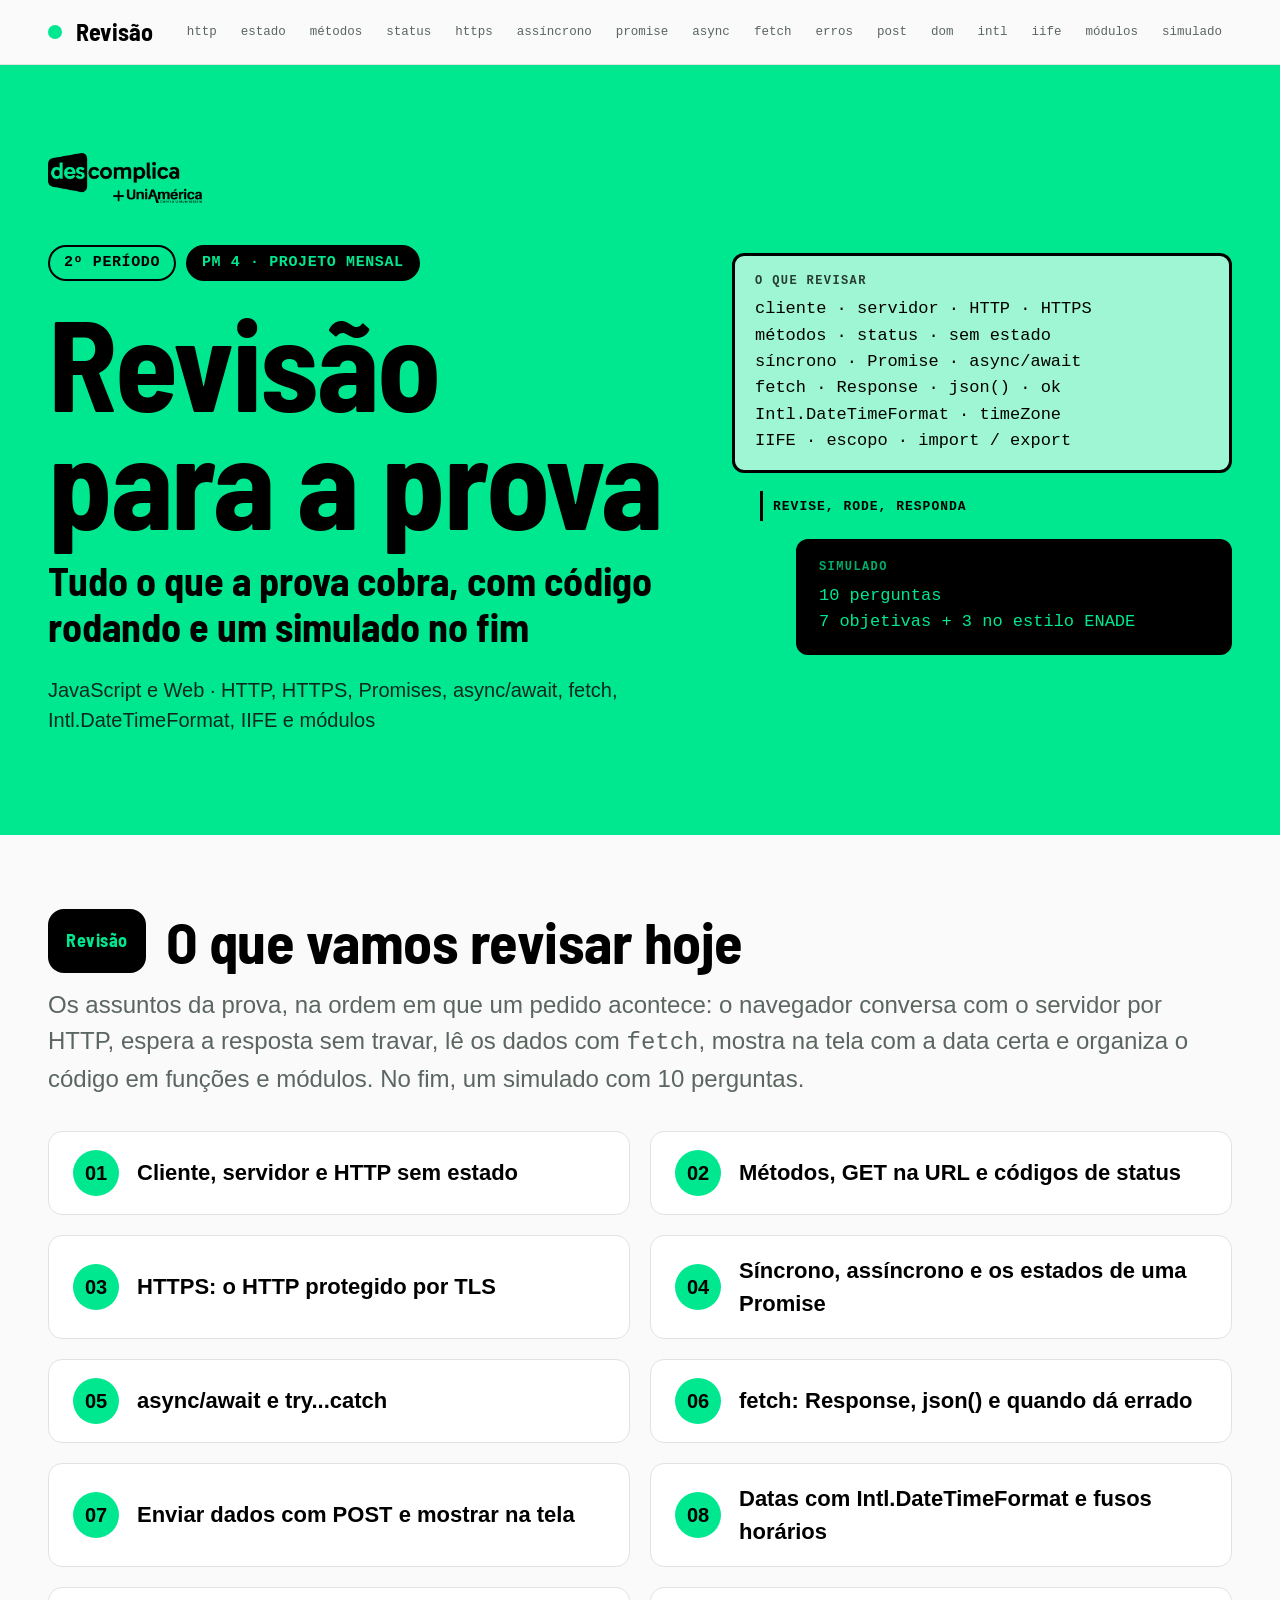
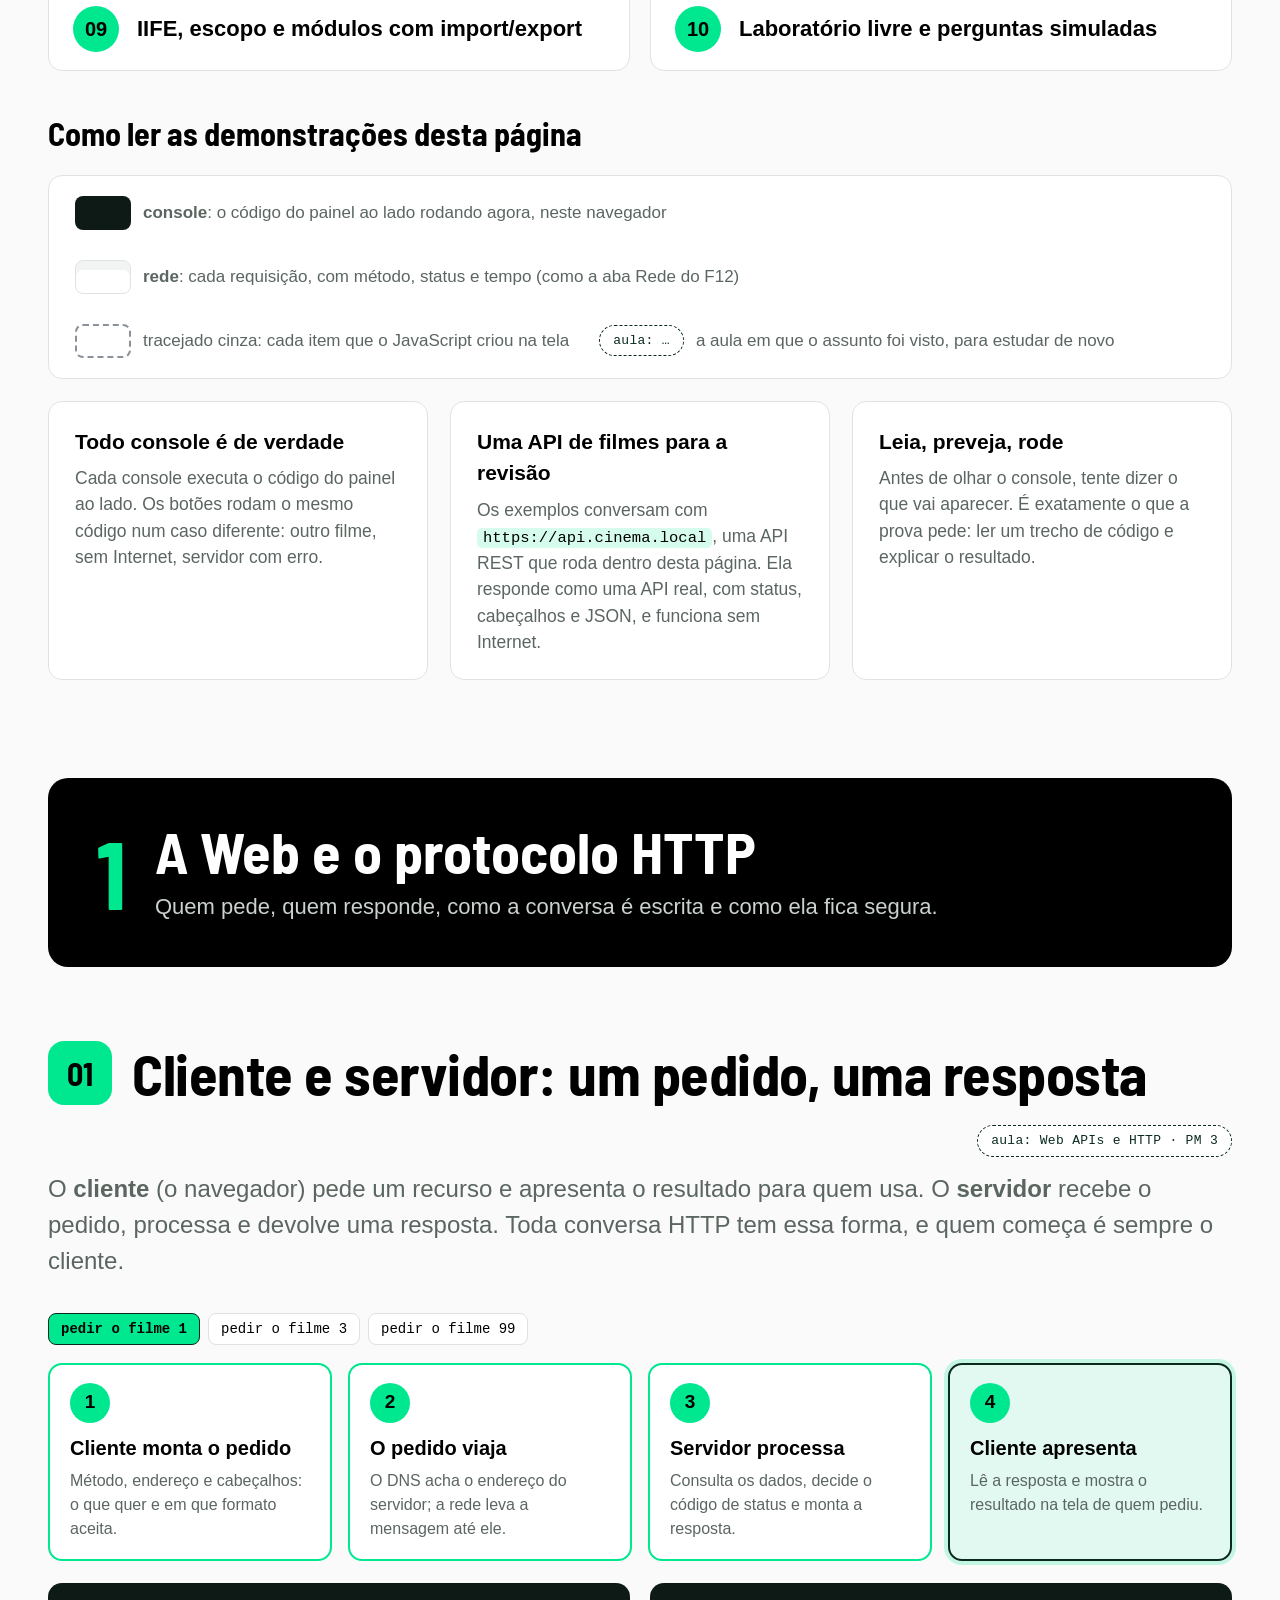
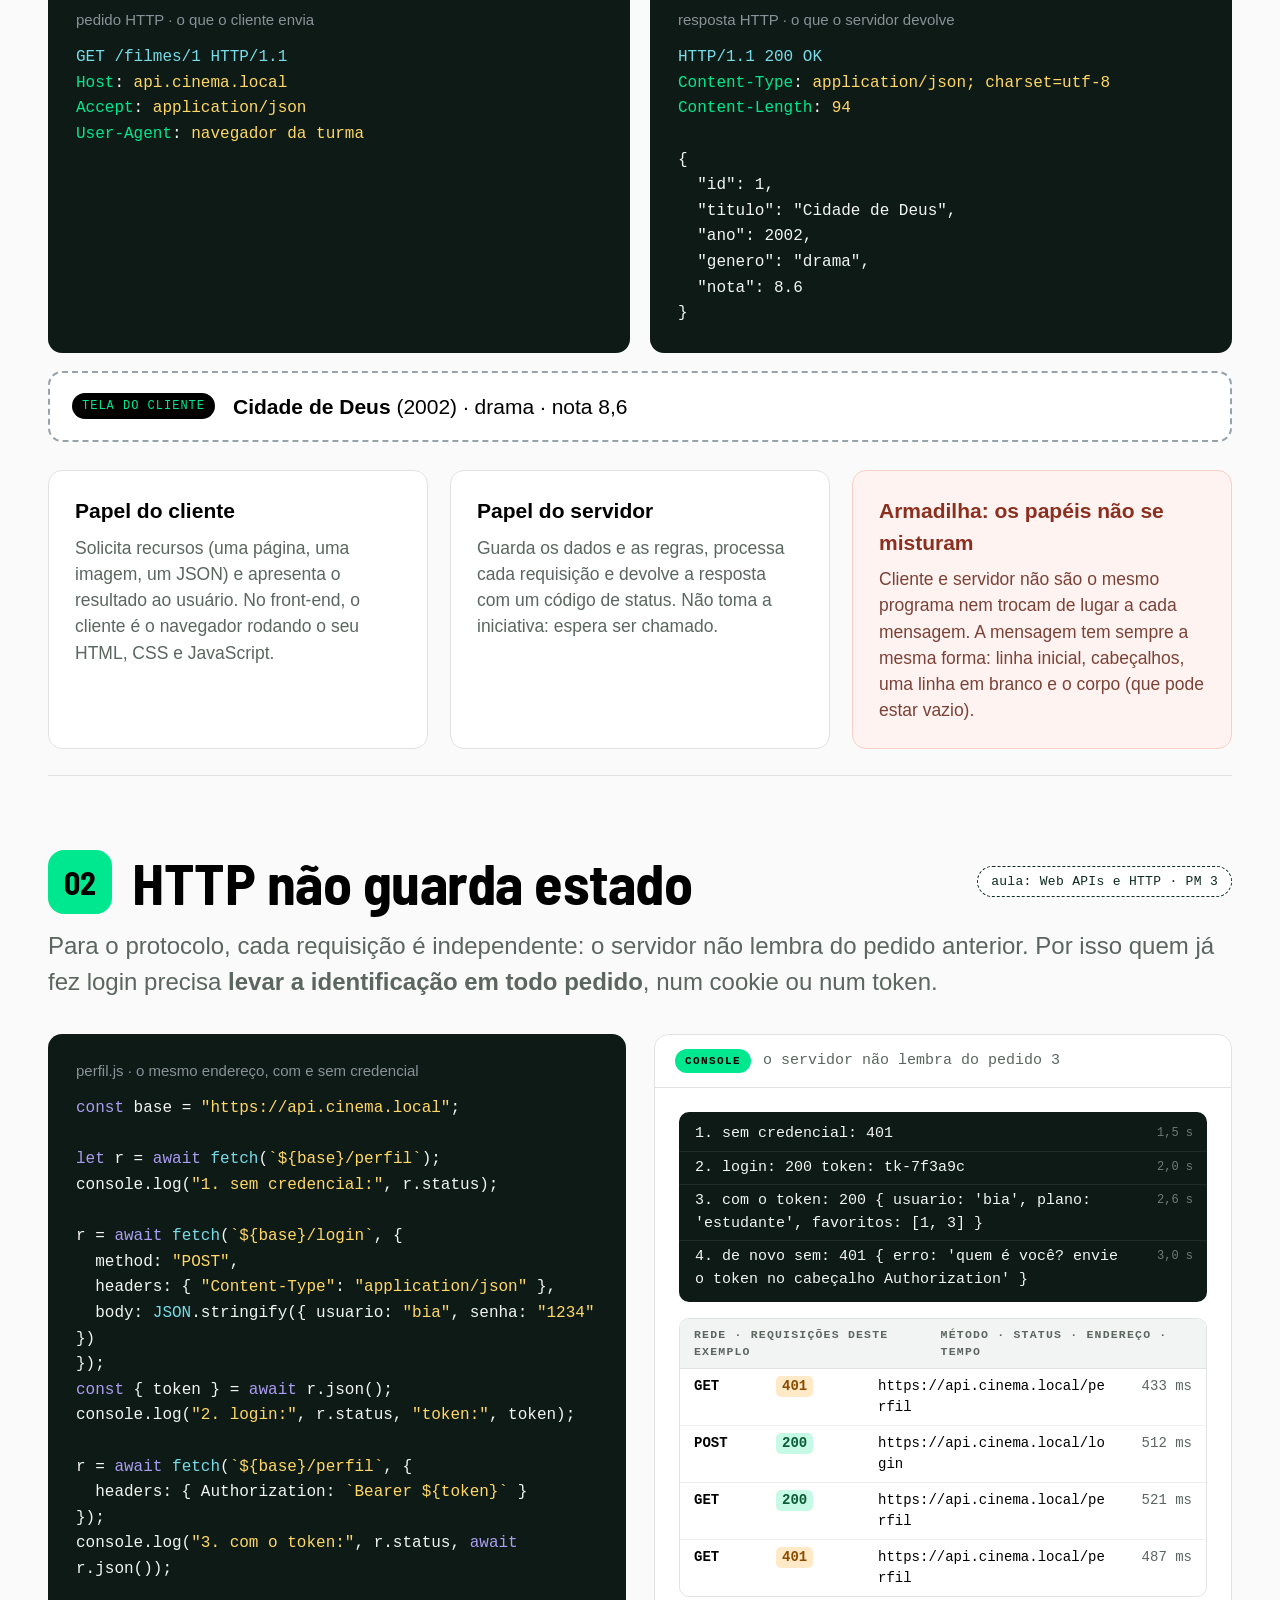
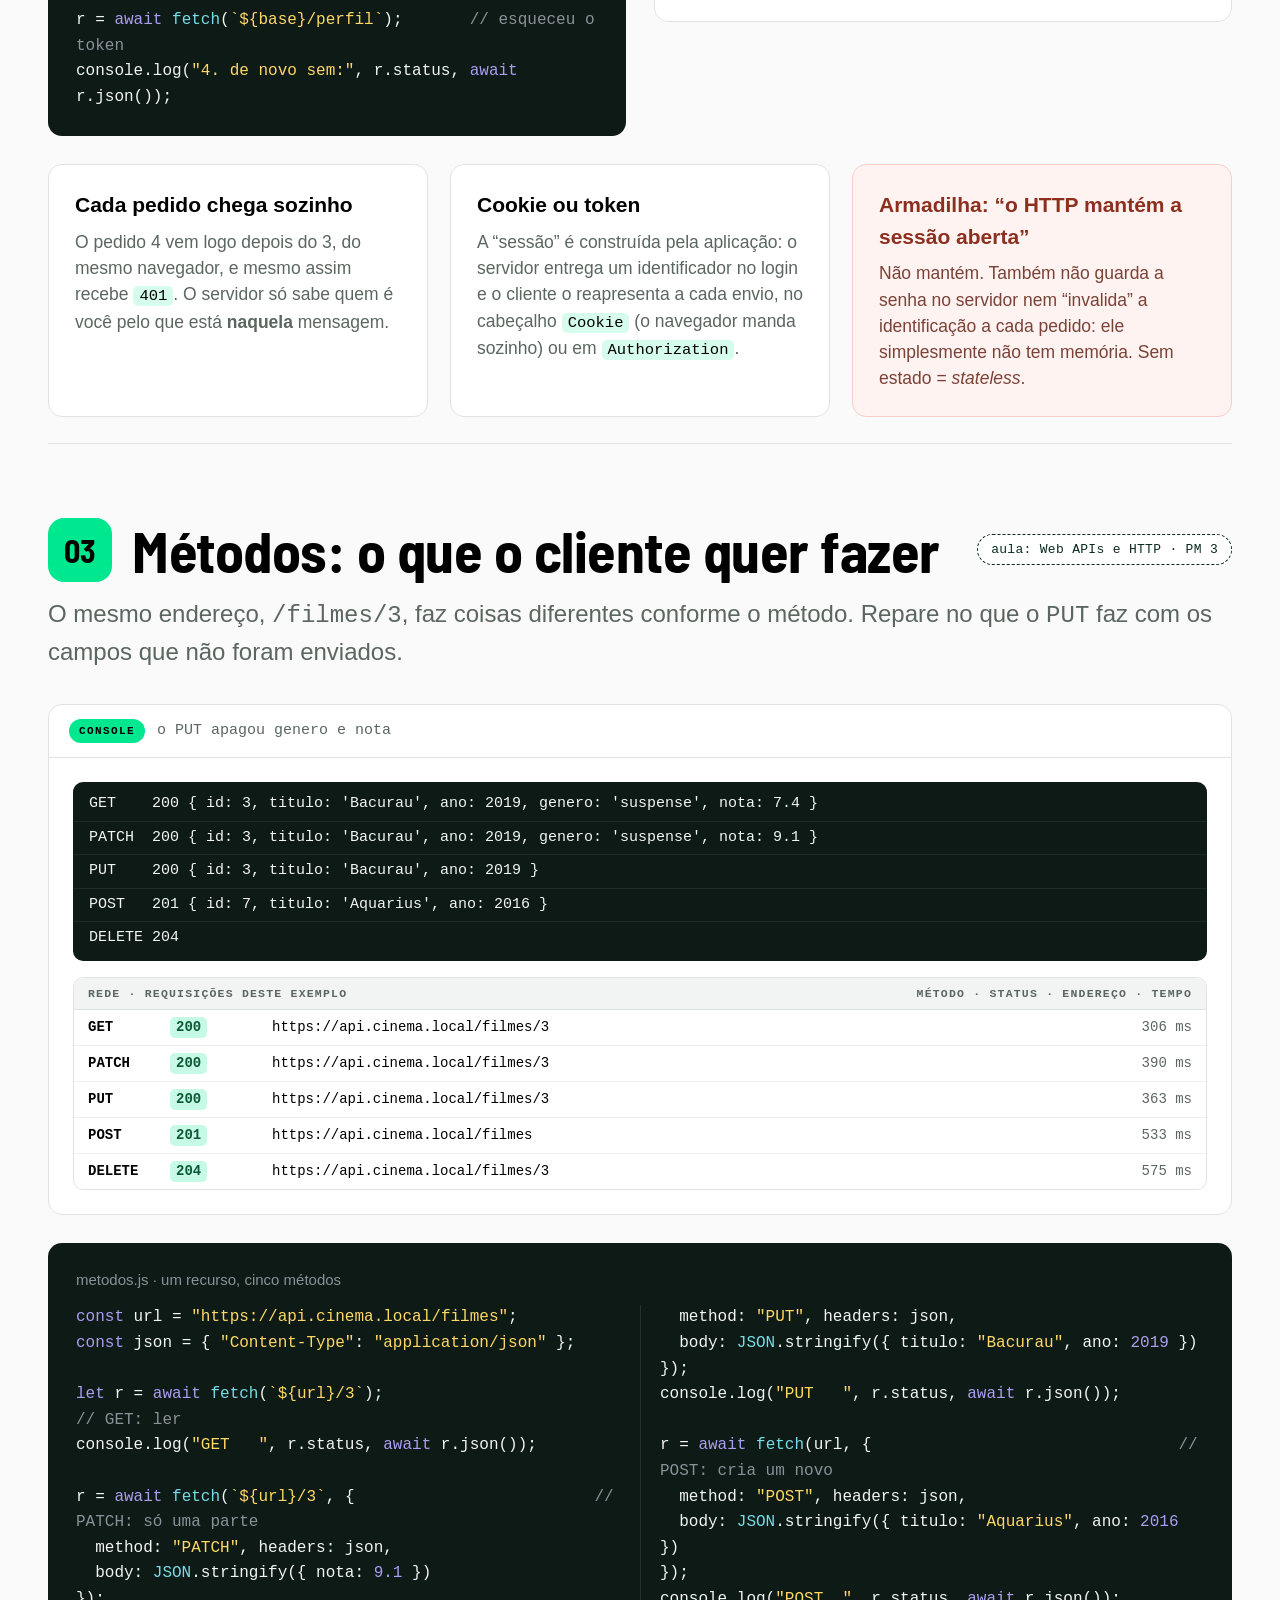
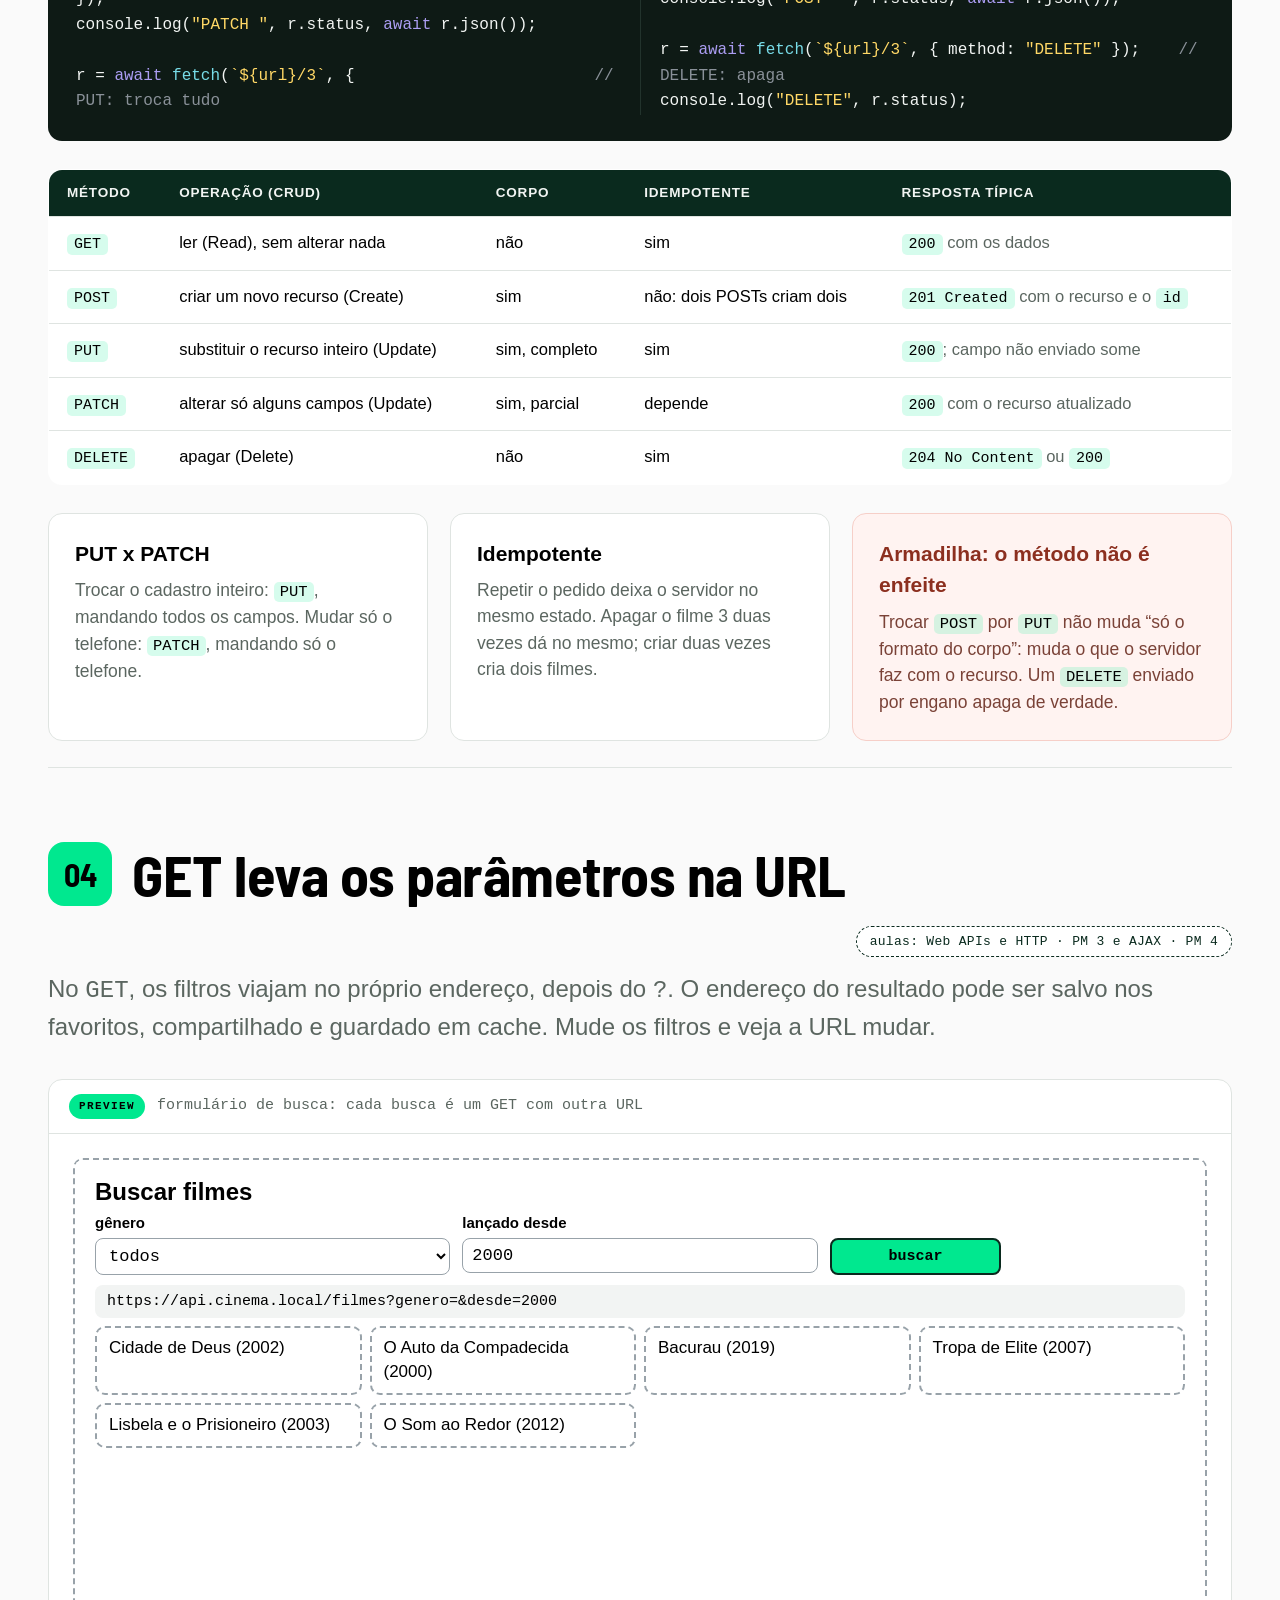
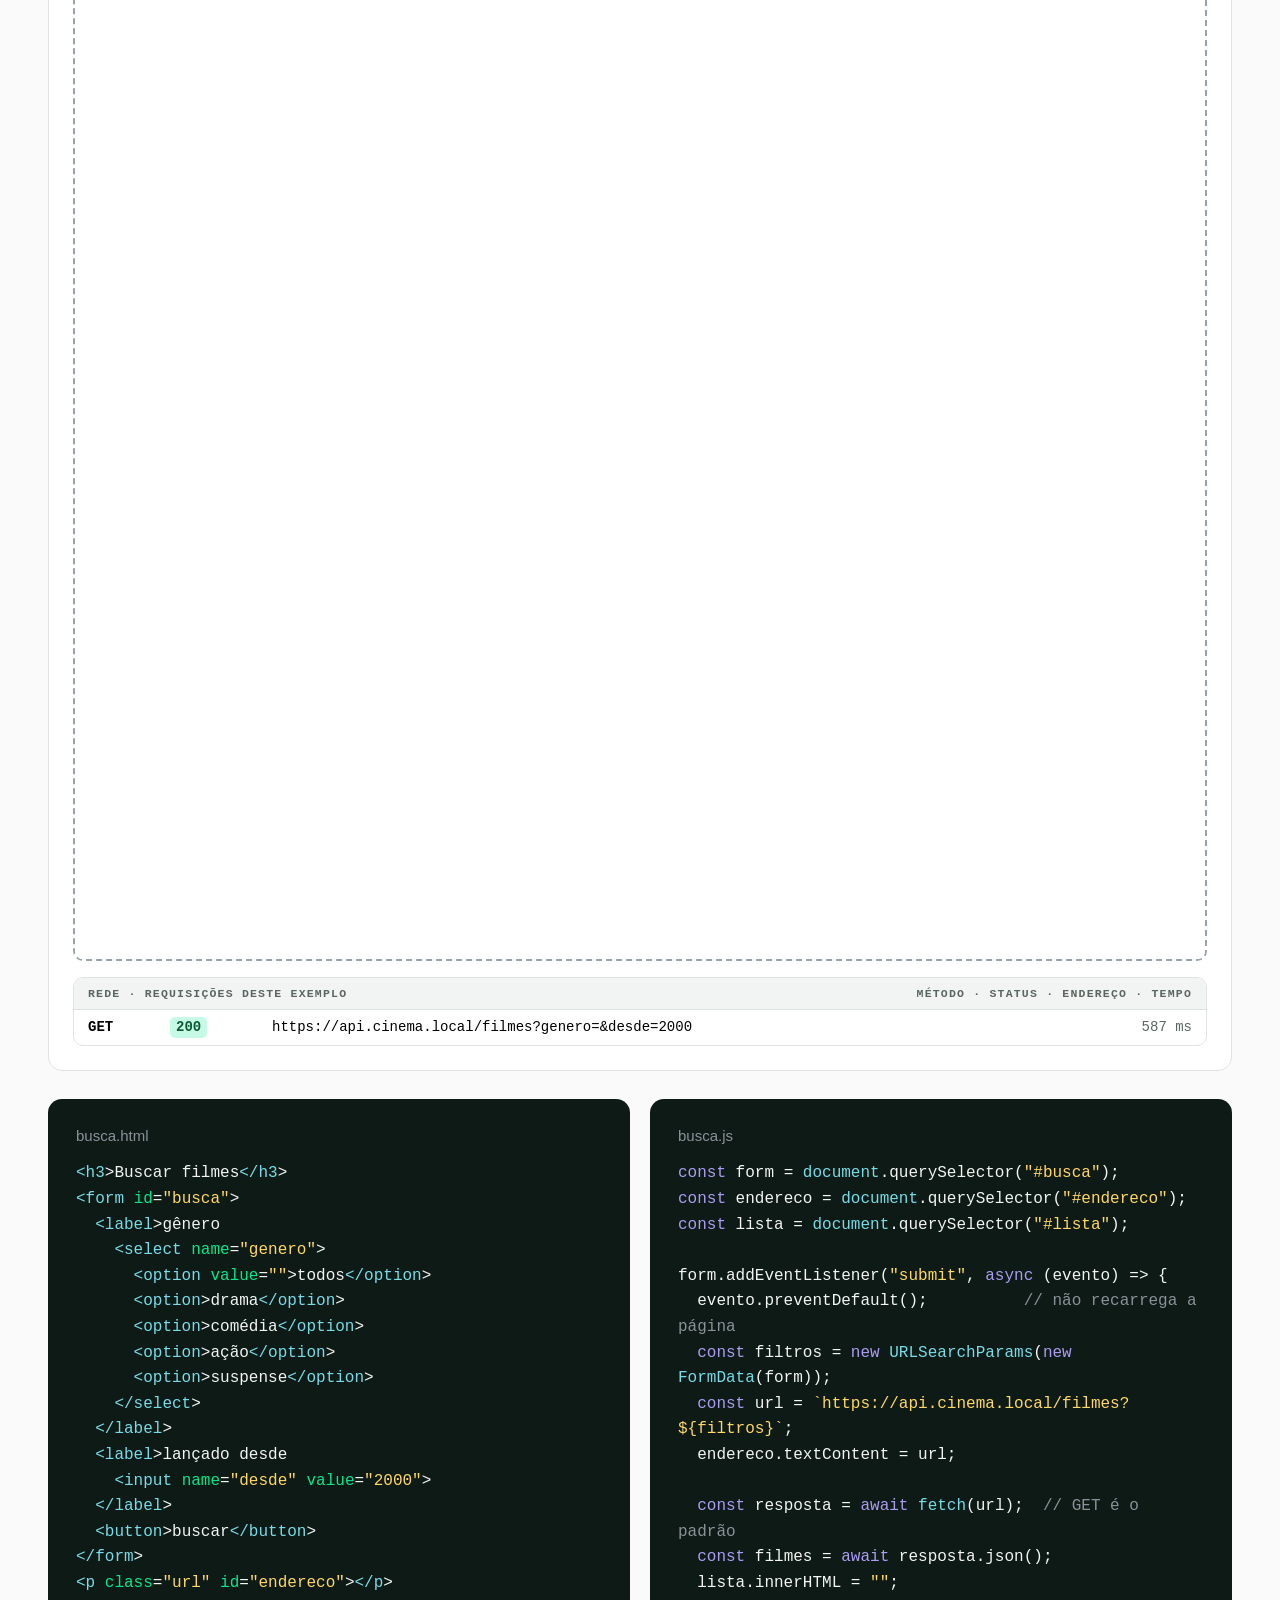
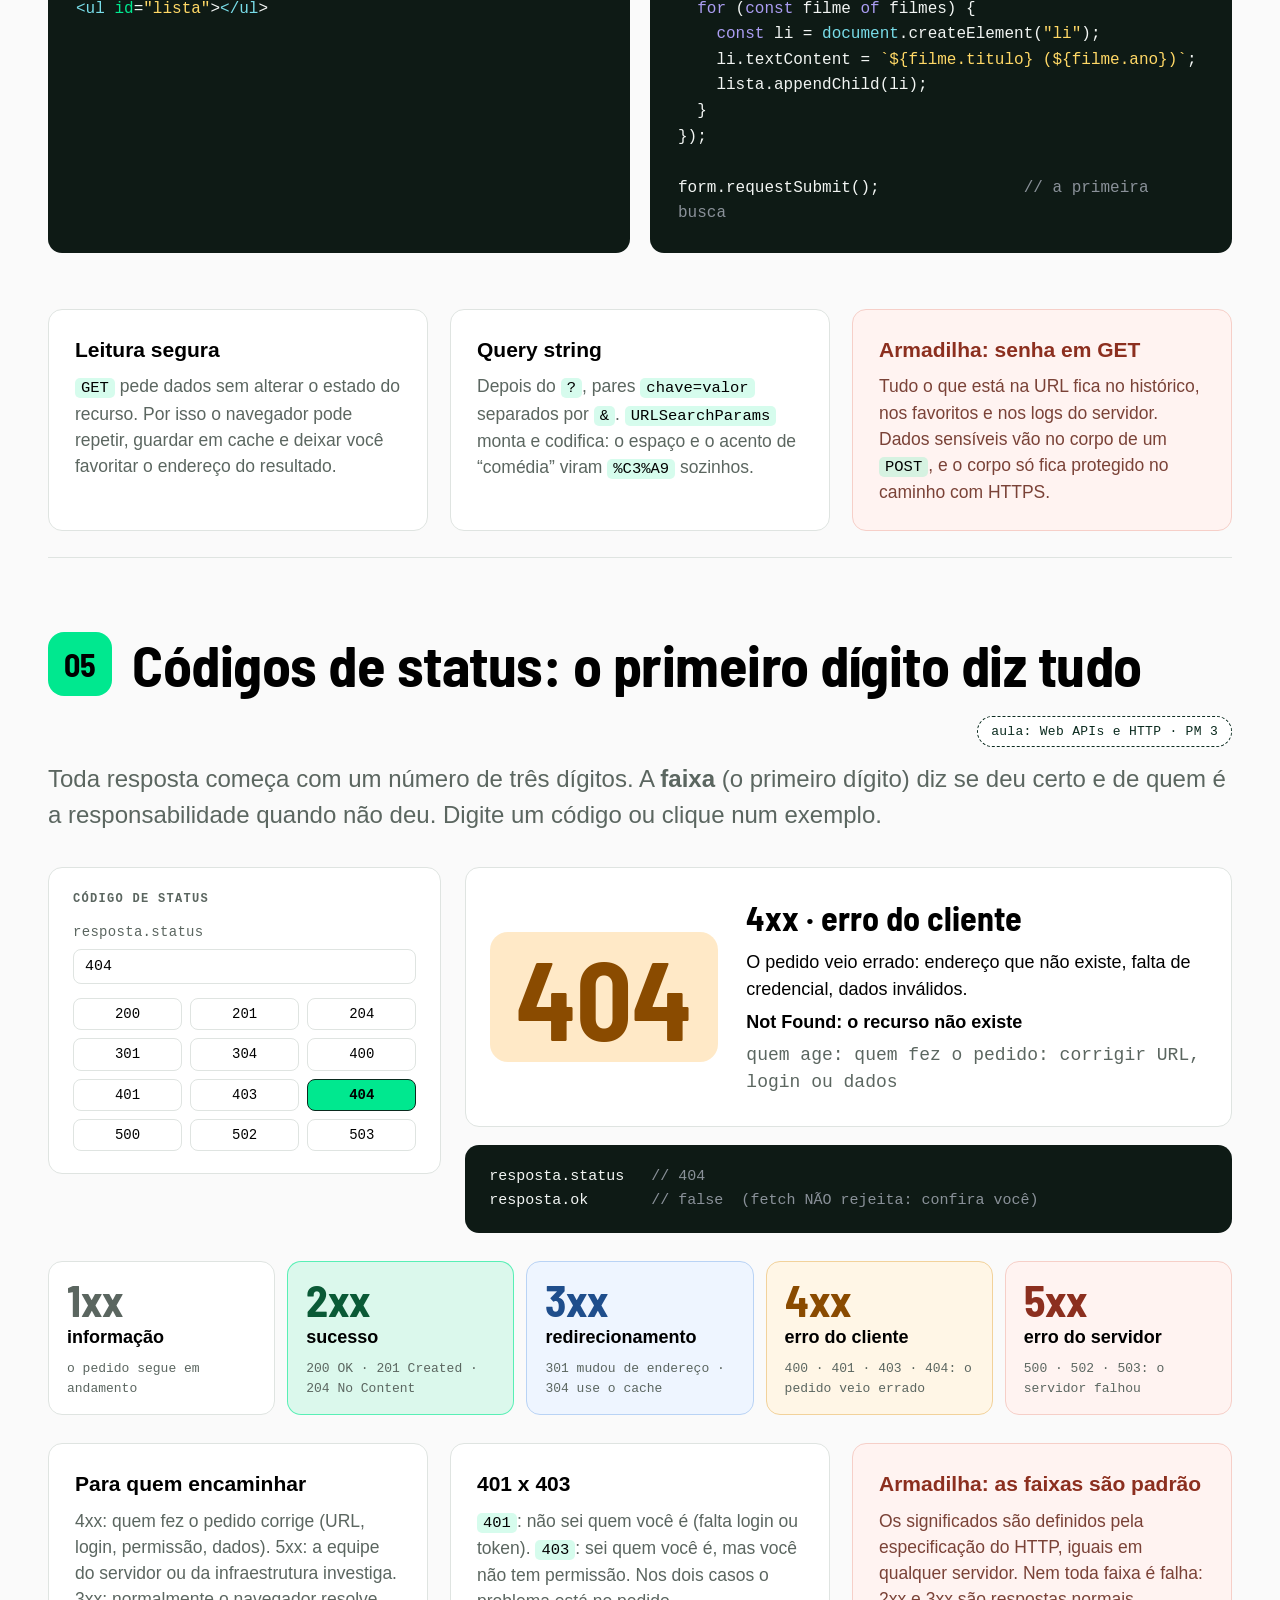
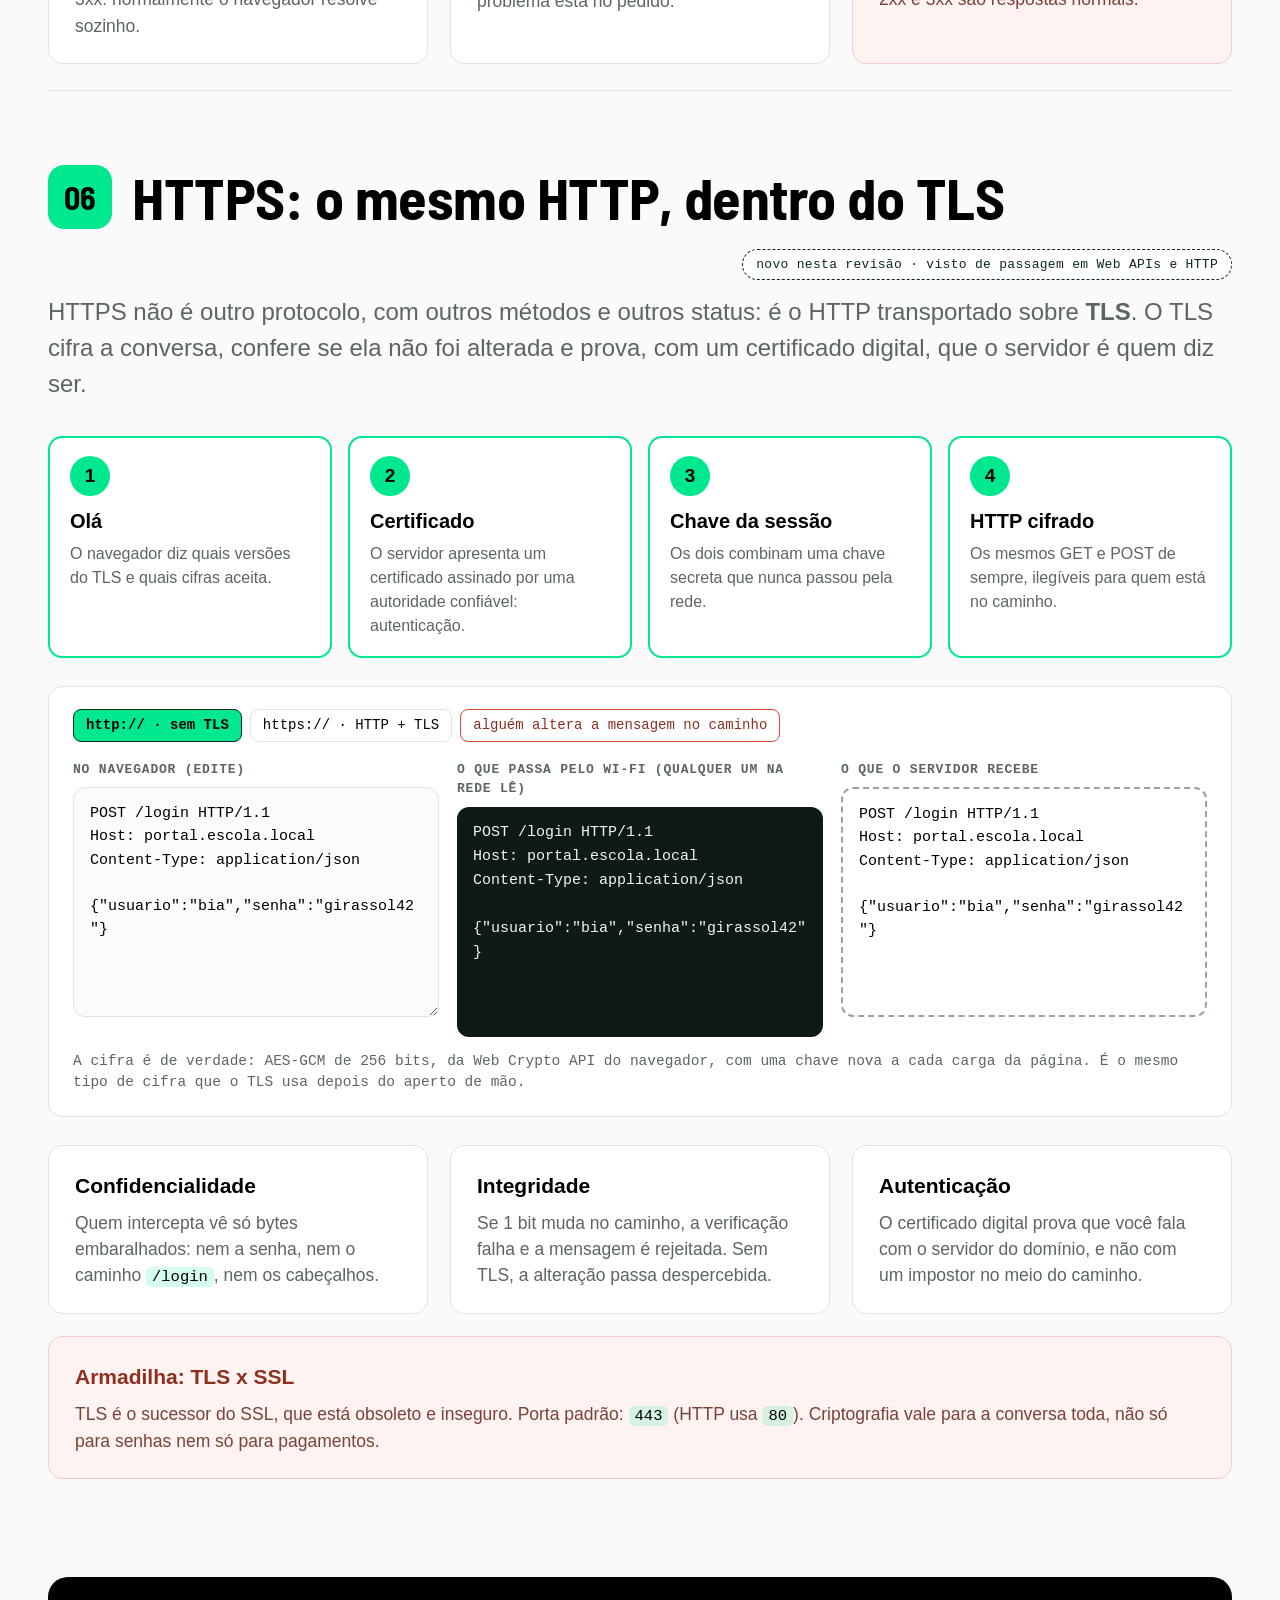
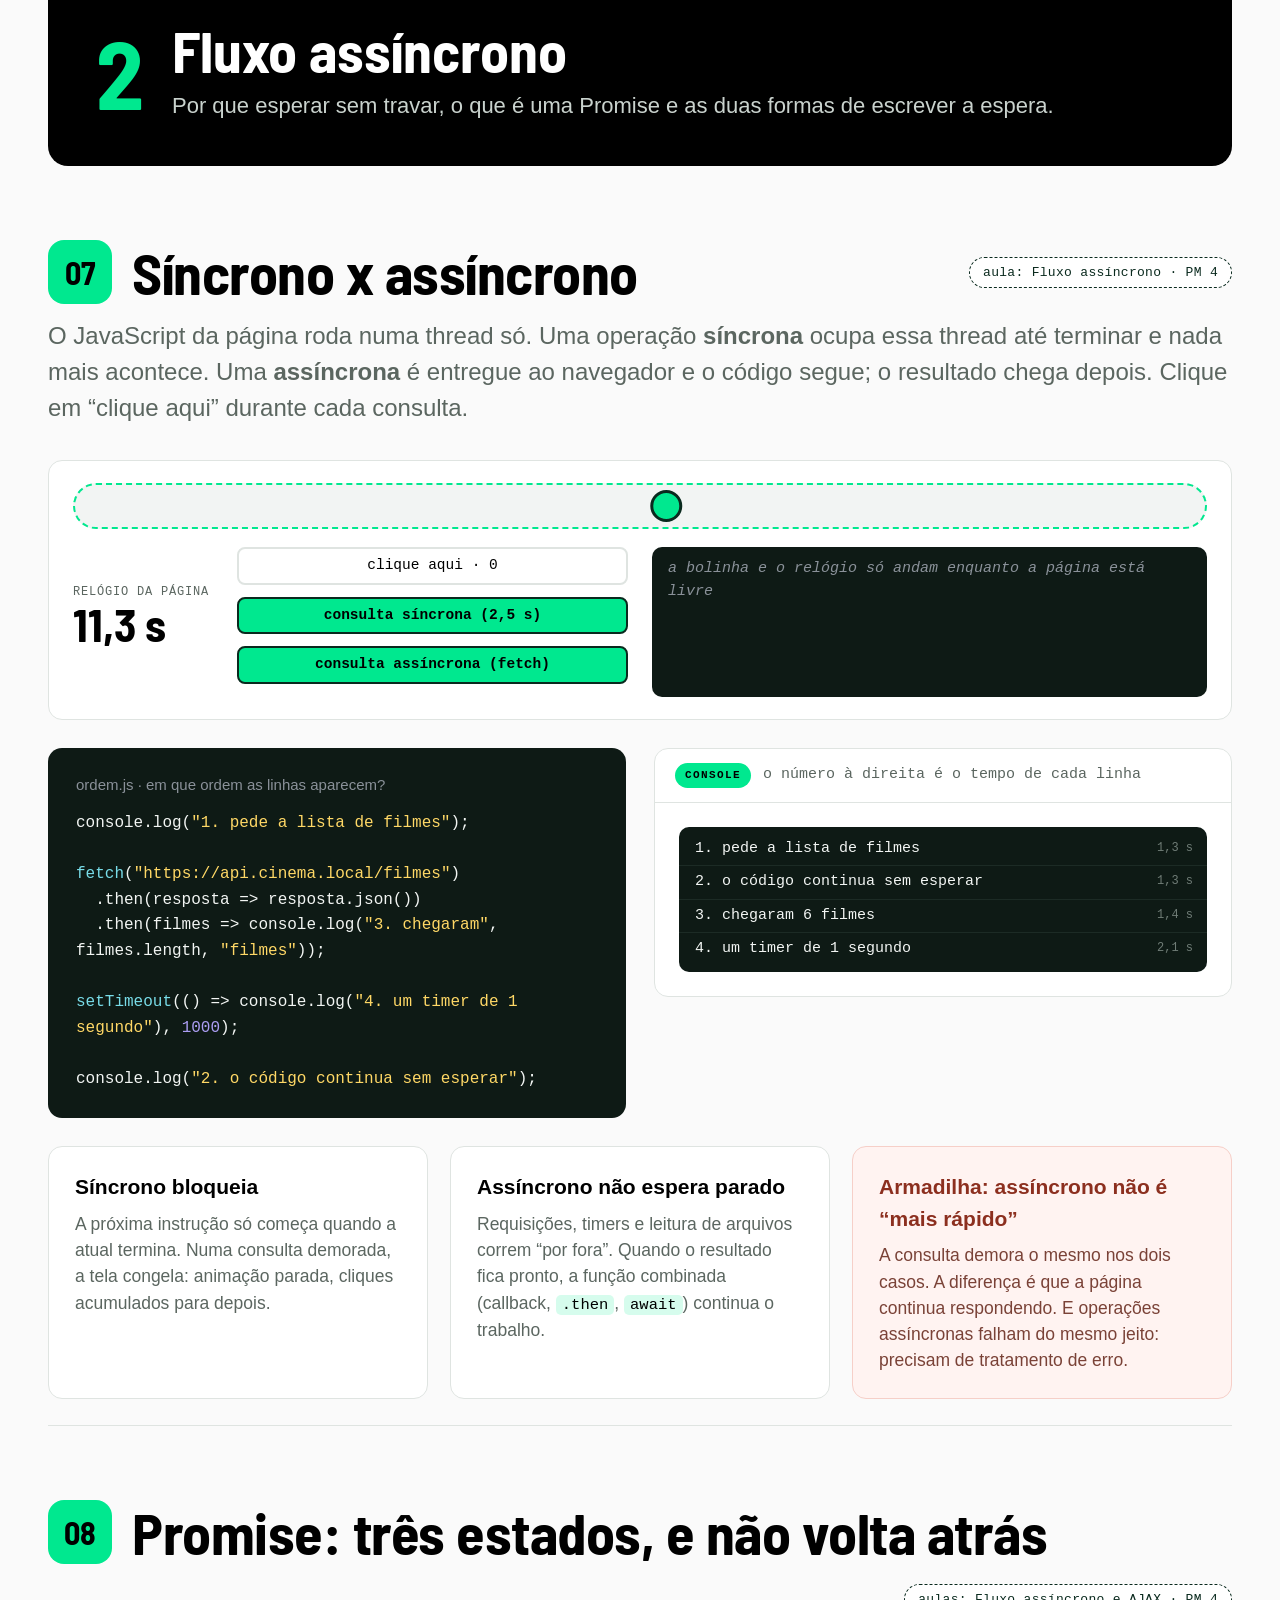
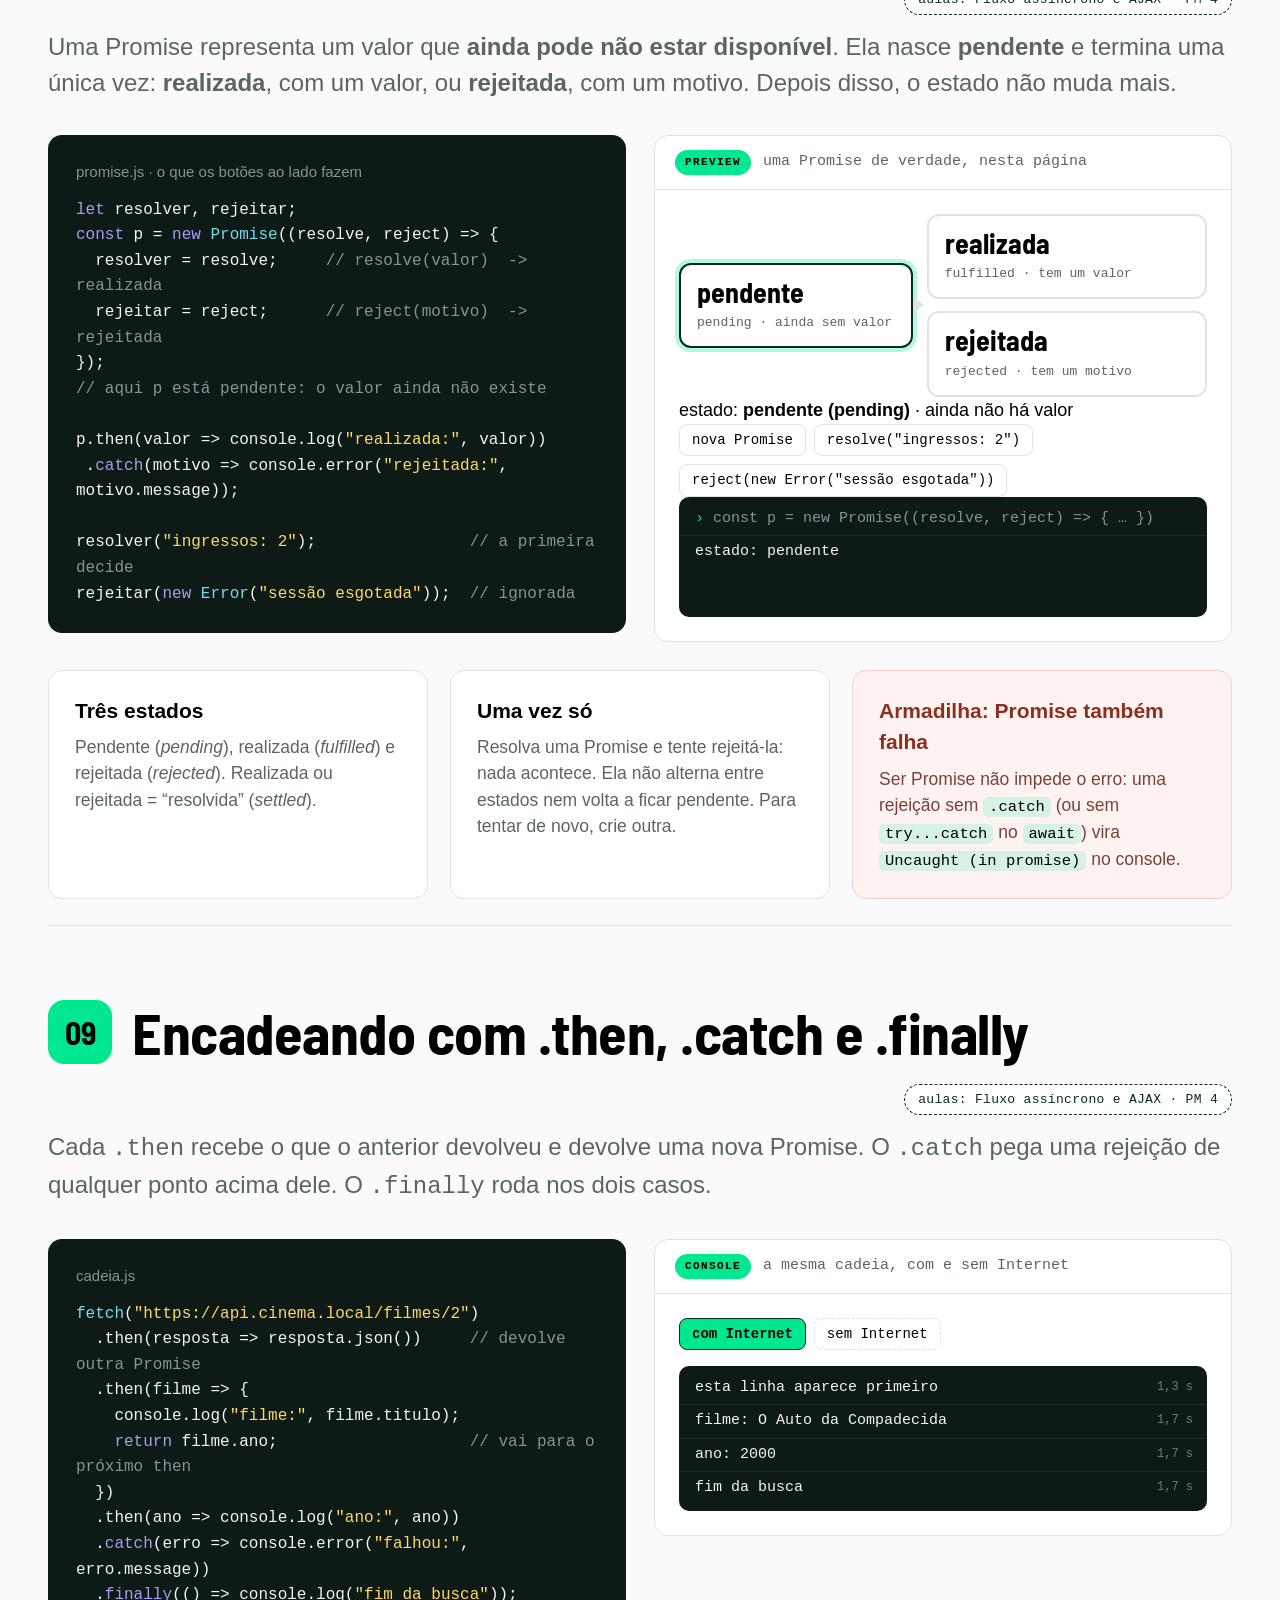
<file: aulas/2o_periodo/pm4/revisao/index.html>
<!DOCTYPE html>
<html lang="pt-BR">
<head>
<meta charset="UTF-8">
<meta name="viewport" content="width=device-width, initial-scale=1">
<title>Revisão para a prova · HTTP, assíncrono, fetch, Intl e módulos</title>

<link rel="preconnect" href="https://fonts.googleapis.com">
<link rel="preconnect" href="https://fonts.gstatic.com" crossorigin>
<link href="https://fonts.googleapis.com/css2?family=Barlow+Semi+Condensed:wght@600;700&display=swap" rel="stylesheet">

<link rel="stylesheet" href="css/estilo.css">
<link rel="stylesheet" href="css/demos.css">
<link rel="stylesheet" href="css/revisao.css">
</head>
<body data-periodo="2o_periodo" data-pm="pm4">

<!-- ============================ BARRA ============================ -->
<div class="barra">
  <div class="barra-interna">
    <a class="barra-marca" href="#roteiro"><span class="ponto"></span> Revisão</a>
    <nav class="barra-menu">
      <a href="#http">http</a>
      <a href="#estado">estado</a>
      <a href="#metodos">métodos</a>
      <a href="#status">status</a>
      <a href="#https">https</a>
      <a href="#assincrono">assíncrono</a>
      <a href="#promise">promise</a>
      <a href="#async">async</a>
      <a href="#fetch">fetch</a>
      <a href="#erros">erros</a>
      <a href="#post">post</a>
      <a href="#dom">dom</a>
      <a href="#intl">intl</a>
      <a href="#iife">iife</a>
      <a href="#modulos">módulos</a>
      <a href="#simulado">simulado</a>
    </nav>
  </div>
  <div class="progresso"></div>
</div>

<!-- ============================ CAPA ============================ -->
<header class="capa">
  <div class="capa-interna">
    <div class="capa-texto">
      <img class="capa-logo" src="img/logo.png" alt="Descomplica + UniAmérica">
      <div class="capa-meta"><span>2º período</span><span>PM 4 · Projeto Mensal</span></div>
      <h1>Revisão para a prova</h1>
      <p class="subtitulo">Tudo o que a prova cobra, com código rodando e um simulado no fim</p>
      <p class="assinatura">JavaScript e Web · HTTP, HTTPS, Promises, async/await, fetch, Intl.DateTimeFormat, IIFE e módulos</p>
    </div>
    <div class="capa-arte">
      <div class="troca-capa" aria-hidden="true">
<pre class="capa-msg"><span class="capa-msg-rotulo">o que revisar</span>cliente · servidor · HTTP · HTTPS
métodos · status · sem estado
síncrono · Promise · async/await
fetch · Response · json() · ok
Intl.DateTimeFormat · timeZone
IIFE · escopo · import / export</pre>
        <div class="capa-fio">revise, rode, responda</div>
<pre class="capa-msg capa-msg--resposta"><span class="capa-msg-rotulo">simulado</span>10 perguntas
7 objetivas + 3 no estilo ENADE</pre>
      </div>
    </div>
  </div>
</header>

<main class="wrap">

  <!-- ======================= ROTEIRO + LEGENDA ======================= -->
  <section class="secao" id="roteiro" style="border-top:none">
    <div class="secao-topo">
      <span class="selo selo--escuro">Revisão</span>
      <h2 class="secao-titulo">O que vamos revisar hoje</h2>
    </div>
    <p class="secao-lead">Os assuntos da prova, na ordem em que um pedido acontece: o navegador conversa com o servidor por HTTP, espera a resposta sem travar, lê os dados com <code>fetch</code>, mostra na tela com a data certa e organiza o código em funções e módulos. No fim, um simulado com 10 perguntas.</p>

    <div class="roteiro">
      <a href="#http"><span class="num">01</span><span class="rotulo">Cliente, servidor e HTTP sem estado</span></a>
      <a href="#metodos"><span class="num">02</span><span class="rotulo">Métodos, GET na URL e códigos de status</span></a>
      <a href="#https"><span class="num">03</span><span class="rotulo">HTTPS: o HTTP protegido por TLS</span></a>
      <a href="#assincrono"><span class="num">04</span><span class="rotulo">Síncrono, assíncrono e os estados de uma Promise</span></a>
      <a href="#async"><span class="num">05</span><span class="rotulo">async/await e try...catch</span></a>
      <a href="#fetch"><span class="num">06</span><span class="rotulo">fetch: Response, json() e quando dá errado</span></a>
      <a href="#post"><span class="num">07</span><span class="rotulo">Enviar dados com POST e mostrar na tela</span></a>
      <a href="#intl"><span class="num">08</span><span class="rotulo">Datas com Intl.DateTimeFormat e fusos horários</span></a>
      <a href="#iife"><span class="num">09</span><span class="rotulo">IIFE, escopo e módulos com import/export</span></a>
      <a href="#simulado"><span class="num">10</span><span class="rotulo">Laboratório livre e perguntas simuladas</span></a>
    </div>

    <h3 class="sub-titulo">Como ler as demonstrações desta página</h3>
    <div class="legenda">
      <div class="legenda-item"><span class="amostra" style="background:var(--code-bg)"></span> <span><b>console</b>: o código do painel ao lado rodando agora, neste navegador</span></div>
      <div class="legenda-item"><span class="amostra" style="background:#fff;border:1px solid var(--borda);box-shadow:inset 0 9px 0 #F2F4F3"></span> <span><b>rede</b>: cada requisição, com método, status e tempo (como a aba Rede do F12)</span></div>
      <div class="legenda-item"><span class="amostra amostra--coluna"></span> <span>tracejado cinza: cada item que o JavaScript criou na tela</span></div>
      <div class="legenda-item"><span class="origem">aula: …</span> <span>a aula em que o assunto foi visto, para estudar de novo</span></div>
    </div>
    <div class="cartoes" style="margin-top:22px">
      <article class="cartao"><h3>Todo console é de verdade</h3><p>Cada console executa o código do painel ao lado. Os botões rodam o mesmo código num caso diferente: outro filme, sem Internet, servidor com erro.</p></article>
      <article class="cartao"><h3>Uma API de filmes para a revisão</h3><p>Os exemplos conversam com <code>https://api.cinema.local</code>, uma API REST que roda dentro desta página. Ela responde como uma API real, com status, cabeçalhos e JSON, e funciona sem Internet.</p></article>
      <article class="cartao"><h3>Leia, preveja, rode</h3><p>Antes de olhar o console, tente dizer o que vai aparecer. É exatamente o que a prova pede: ler um trecho de código e explicar o resultado.</p></article>
    </div>
  </section>

  <!-- ======================= PARTE 1 ======================= -->
  <div class="parte" id="parte-1">
    <span class="parte-num">1</span>
    <div>
      <h2>A Web e o protocolo HTTP</h2>
      <p>Quem pede, quem responde, como a conversa é escrita e como ela fica segura.</p>
    </div>
  </div>

  <!-- ======================= 01 · CLIENTE E SERVIDOR ======================= -->
  <section class="secao" id="http">
    <div class="secao-topo">
      <span class="selo">01</span>
      <h2 class="secao-titulo">Cliente e servidor: um pedido, uma resposta</h2>
      <span class="origem">aula: Web APIs e HTTP · PM 3</span>
    </div>
    <p class="secao-lead">O <b>cliente</b> (o navegador) pede um recurso e apresenta o resultado para quem usa. O <b>servidor</b> recebe o pedido, processa e devolve uma resposta. Toda conversa HTTP tem essa forma, e quem começa é sempre o cliente.</p>

    <div class="caminho-demo" data-caminho>
      <div class="chamadas">
        <button type="button" class="chamada" data-filme="1">pedir o filme 1</button>
        <button type="button" class="chamada" data-filme="3">pedir o filme 3</button>
        <button type="button" class="chamada" data-filme="99">pedir o filme 99</button>
      </div>
      <div class="caminho">
        <div class="etapa"><span class="num">1</span><h4>Cliente monta o pedido</h4><p>Método, endereço e cabeçalhos: o que quer e em que formato aceita.</p></div>
        <div class="etapa"><span class="num">2</span><h4>O pedido viaja</h4><p>O DNS acha o endereço do servidor; a rede leva a mensagem até ele.</p></div>
        <div class="etapa"><span class="num">3</span><h4>Servidor processa</h4><p>Consulta os dados, decide o código de status e monta a resposta.</p></div>
        <div class="etapa"><span class="num">4</span><h4>Cliente apresenta</h4><p>Lê a resposta e mostra o resultado na tela de quem pediu.</p></div>
      </div>
      <div class="par">
        <figure class="painel-codigo"><figcaption>pedido HTTP · o que o cliente envia</figcaption><pre class="codigo" data-lang="http" data-pedido></pre></figure>
        <figure class="painel-codigo"><figcaption>resposta HTTP · o que o servidor devolve</figcaption><pre class="codigo" data-lang="http" data-resposta></pre></figure>
      </div>
      <div class="tela-cliente"><span class="tela-cliente-rotulo">tela do cliente</span><div data-tela-cliente><span class="espera">clique num dos botões acima</span></div></div>
    </div>

    <div class="cartoes">
      <article class="cartao"><h3>Papel do cliente</h3><p>Solicita recursos (uma página, uma imagem, um JSON) e apresenta o resultado ao usuário. No front-end, o cliente é o navegador rodando o seu HTML, CSS e JavaScript.</p></article>
      <article class="cartao"><h3>Papel do servidor</h3><p>Guarda os dados e as regras, processa cada requisição e devolve a resposta com um código de status. Não toma a iniciativa: espera ser chamado.</p></article>
      <article class="cartao cartao--erro"><h3>Armadilha: os papéis não se misturam</h3><p>Cliente e servidor não são o mesmo programa nem trocam de lugar a cada mensagem. A mensagem tem sempre a mesma forma: linha inicial, cabeçalhos, uma linha em branco e o corpo (que pode estar vazio).</p></article>
    </div>
  </section>

  <!-- ======================= 02 · SEM ESTADO ======================= -->
  <section class="secao" id="estado">
    <div class="secao-topo">
      <span class="selo">02</span>
      <h2 class="secao-titulo">HTTP não guarda estado</h2>
      <span class="origem">aula: Web APIs e HTTP · PM 3</span>
    </div>
    <p class="secao-lead">Para o protocolo, cada requisição é independente: o servidor não lembra do pedido anterior. Por isso quem já fez login precisa <b>levar a identificação em todo pedido</b>, num cookie ou num token.</p>

    <div class="dupla">
      <figure class="painel-codigo">
        <figcaption>perfil.js · o mesmo endereço, com e sem credencial</figcaption>
<pre class="codigo" data-lang="js" id="c-estado">
const base = "https://api.cinema.local";

let r = await fetch(`${base}/perfil`);
console.log("1. sem credencial:", r.status);

r = await fetch(`${base}/login`, {
  method: "POST",
  headers: { "Content-Type": "application/json" },
  body: JSON.stringify({ usuario: "bia", senha: "1234" })
});
const { token } = await r.json();
console.log("2. login:", r.status, "token:", token);

r = await fetch(`${base}/perfil`, {
  headers: { Authorization: `Bearer ${token}` }
});
console.log("3. com o token:", r.status, await r.json());

r = await fetch(`${base}/perfil`);       // esqueceu o token
console.log("4. de novo sem:", r.status, await r.json());
</pre>
      </figure>
      <div class="preview" data-exec data-codigo="c-estado">
        <div class="preview-topo"><span class="preview-selo">console</span><code>o servidor não lembra do pedido 3</code></div>
        <div class="preview-corpo">
          <div class="console" data-console data-tempo></div>
          <div data-painel-rede></div>
        </div>
      </div>
    </div>

    <div class="cartoes">
      <article class="cartao"><h3>Cada pedido chega sozinho</h3><p>O pedido 4 vem logo depois do 3, do mesmo navegador, e mesmo assim recebe <code>401</code>. O servidor só sabe quem é você pelo que está <b>naquela</b> mensagem.</p></article>
      <article class="cartao"><h3>Cookie ou token</h3><p>A “sessão” é construída pela aplicação: o servidor entrega um identificador no login e o cliente o reapresenta a cada envio, no cabeçalho <code>Cookie</code> (o navegador manda sozinho) ou em <code>Authorization</code>.</p></article>
      <article class="cartao cartao--erro"><h3>Armadilha: “o HTTP mantém a sessão aberta”</h3><p>Não mantém. Também não guarda a senha no servidor nem “invalida” a identificação a cada pedido: ele simplesmente não tem memória. Sem estado = <i>stateless</i>.</p></article>
    </div>
  </section>

  <!-- ======================= 03 · MÉTODOS ======================= -->
  <section class="secao" id="metodos">
    <div class="secao-topo">
      <span class="selo">03</span>
      <h2 class="secao-titulo">Métodos: o que o cliente quer fazer</h2>
      <span class="origem">aula: Web APIs e HTTP · PM 3</span>
    </div>
    <p class="secao-lead">O mesmo endereço, <code>/filmes/3</code>, faz coisas diferentes conforme o método. Repare no que o <code>PUT</code> faz com os campos que não foram enviados.</p>

    <div class="pilha">
      <div class="preview" data-exec data-codigo="c-metodos">
        <div class="preview-topo"><span class="preview-selo">console</span><code>o PUT apagou genero e nota</code></div>
        <div class="preview-corpo">
          <div class="console" data-console></div>
          <div data-painel-rede></div>
        </div>
      </div>
      <figure class="painel-codigo painel-codigo--duplo">
        <figcaption>metodos.js · um recurso, cinco métodos</figcaption>
<pre class="codigo" data-lang="js" id="c-metodos">
const url = "https://api.cinema.local/filmes";
const json = { "Content-Type": "application/json" };

let r = await fetch(`${url}/3`);                       // GET: ler
console.log("GET   ", r.status, await r.json());

r = await fetch(`${url}/3`, {                         // PATCH: só uma parte
  method: "PATCH", headers: json,
  body: JSON.stringify({ nota: 9.1 })
});
console.log("PATCH ", r.status, await r.json());

r = await fetch(`${url}/3`, {                         // PUT: troca tudo
  method: "PUT", headers: json,
  body: JSON.stringify({ titulo: "Bacurau", ano: 2019 })
});
console.log("PUT   ", r.status, await r.json());

r = await fetch(url, {                                // POST: cria um novo
  method: "POST", headers: json,
  body: JSON.stringify({ titulo: "Aquarius", ano: 2016 })
});
console.log("POST  ", r.status, await r.json());

r = await fetch(`${url}/3`, { method: "DELETE" });    // DELETE: apaga
console.log("DELETE", r.status);
</pre>
      </figure>
    </div>

    <div class="rolagem-x" style="margin-bottom:28px">
      <table class="tabela">
        <thead><tr><th>Método</th><th>Operação (CRUD)</th><th>Corpo</th><th>Idempotente</th><th>Resposta típica</th></tr></thead>
        <tbody>
          <tr><td><code>GET</code></td><td>ler (Read), sem alterar nada</td><td>não</td><td>sim</td><td><code>200</code> com os dados</td></tr>
          <tr><td><code>POST</code></td><td>criar um novo recurso (Create)</td><td>sim</td><td>não: dois POSTs criam dois</td><td><code>201 Created</code> com o recurso e o <code>id</code></td></tr>
          <tr><td><code>PUT</code></td><td>substituir o recurso inteiro (Update)</td><td>sim, completo</td><td>sim</td><td><code>200</code>; campo não enviado some</td></tr>
          <tr><td><code>PATCH</code></td><td>alterar só alguns campos (Update)</td><td>sim, parcial</td><td>depende</td><td><code>200</code> com o recurso atualizado</td></tr>
          <tr><td><code>DELETE</code></td><td>apagar (Delete)</td><td>não</td><td>sim</td><td><code>204 No Content</code> ou <code>200</code></td></tr>
        </tbody>
      </table>
    </div>

    <div class="cartoes">
      <article class="cartao"><h3>PUT x PATCH</h3><p>Trocar o cadastro inteiro: <code>PUT</code>, mandando todos os campos. Mudar só o telefone: <code>PATCH</code>, mandando só o telefone.</p></article>
      <article class="cartao"><h3>Idempotente</h3><p>Repetir o pedido deixa o servidor no mesmo estado. Apagar o filme 3 duas vezes dá no mesmo; criar duas vezes cria dois filmes.</p></article>
      <article class="cartao cartao--erro"><h3>Armadilha: o método não é enfeite</h3><p>Trocar <code>POST</code> por <code>PUT</code> não muda “só o formato do corpo”: muda o que o servidor faz com o recurso. Um <code>DELETE</code> enviado por engano apaga de verdade.</p></article>
    </div>
  </section>

  <!-- ======================= 04 · GET E A URL ======================= -->
  <section class="secao" id="get">
    <div class="secao-topo">
      <span class="selo">04</span>
      <h2 class="secao-titulo">GET leva os parâmetros na URL</h2>
      <span class="origem">aulas: Web APIs e HTTP · PM 3 e AJAX · PM 4</span>
    </div>
    <p class="secao-lead">No <code>GET</code>, os filtros viajam no próprio endereço, depois do <code>?</code>. O endereço do resultado pode ser salvo nos favoritos, compartilhado e guardado em cache. Mude os filtros e veja a URL mudar.</p>

    <div class="pilha">
      <div class="preview" data-exec data-codigo="c-get" data-html="h-get">
        <div class="preview-topo"><span class="preview-selo">preview</span><code>formulário de busca: cada busca é um GET com outra URL</code></div>
        <div class="preview-corpo">
          <div class="tela" data-tela></div>
          <div data-painel-rede></div>
        </div>
      </div>
      <div class="par">
        <figure class="painel-codigo">
          <figcaption>busca.html</figcaption>
<pre class="codigo" data-lang="html" id="h-get">
&lt;h3>Buscar filmes&lt;/h3>
&lt;form id="busca">
  &lt;label>gênero
    &lt;select name="genero">
      &lt;option value="">todos&lt;/option>
      &lt;option>drama&lt;/option>
      &lt;option>comédia&lt;/option>
      &lt;option>ação&lt;/option>
      &lt;option>suspense&lt;/option>
    &lt;/select>
  &lt;/label>
  &lt;label>lançado desde
    &lt;input name="desde" value="2000">
  &lt;/label>
  &lt;button>buscar&lt;/button>
&lt;/form>
&lt;p class="url" id="endereco">&lt;/p>
&lt;ul id="lista">&lt;/ul>
</pre>
        </figure>
        <figure class="painel-codigo">
          <figcaption>busca.js</figcaption>
<pre class="codigo" data-lang="js" id="c-get">
const form = document.querySelector("#busca");
const endereco = document.querySelector("#endereco");
const lista = document.querySelector("#lista");

form.addEventListener("submit", async (evento) => {
  evento.preventDefault();          // não recarrega a página
  const filtros = new URLSearchParams(new FormData(form));
  const url = `https://api.cinema.local/filmes?${filtros}`;
  endereco.textContent = url;

  const resposta = await fetch(url);  // GET é o padrão
  const filmes = await resposta.json();
  lista.innerHTML = "";
  for (const filme of filmes) {
    const li = document.createElement("li");
    li.textContent = `${filme.titulo} (${filme.ano})`;
    lista.appendChild(li);
  }
});

form.requestSubmit();               // a primeira busca
</pre>
        </figure>
      </div>
    </div>

    <div class="cartoes">
      <article class="cartao"><h3>Leitura segura</h3><p><code>GET</code> pede dados sem alterar o estado do recurso. Por isso o navegador pode repetir, guardar em cache e deixar você favoritar o endereço do resultado.</p></article>
      <article class="cartao"><h3>Query string</h3><p>Depois do <code>?</code>, pares <code>chave=valor</code> separados por <code>&amp;</code>. <code>URLSearchParams</code> monta e codifica: o espaço e o acento de “comédia” viram <code>%C3%A9</code> sozinhos.</p></article>
      <article class="cartao cartao--erro"><h3>Armadilha: senha em GET</h3><p>Tudo o que está na URL fica no histórico, nos favoritos e nos logs do servidor. Dados sensíveis vão no corpo de um <code>POST</code>, e o corpo só fica protegido no caminho com HTTPS.</p></article>
    </div>
  </section>

  <!-- ======================= 05 · STATUS ======================= -->
  <section class="secao" id="status">
    <div class="secao-topo">
      <span class="selo">05</span>
      <h2 class="secao-titulo">Códigos de status: o primeiro dígito diz tudo</h2>
      <span class="origem">aula: Web APIs e HTTP · PM 3</span>
    </div>
    <p class="secao-lead">Toda resposta começa com um número de três dígitos. A <b>faixa</b> (o primeiro dígito) diz se deu certo e de quem é a responsabilidade quando não deu. Digite um código ou clique num exemplo.</p>

    <div class="lab" data-status-lab>
      <div class="lab-controles">
        <h4>código de status</h4>
        <div class="lab-campo"><label for="st-num">resposta.status</label><input type="number" id="st-num" value="404" min="100" max="599"></div>
        <div class="chamadas chamadas--st">
          <button data-codigo-st="200">200</button><button data-codigo-st="201">201</button><button data-codigo-st="204">204</button>
          <button data-codigo-st="301">301</button><button data-codigo-st="304">304</button><button data-codigo-st="400">400</button>
          <button data-codigo-st="401">401</button><button data-codigo-st="403">403</button><button data-codigo-st="404">404</button>
          <button data-codigo-st="500">500</button><button data-codigo-st="502">502</button><button data-codigo-st="503">503</button>
        </div>
      </div>
      <div class="lab-saida">
        <div class="lab-palco lab-palco--status" data-palco></div>
        <div class="lab-codigo"><pre class="codigo" data-lang="js" data-saida></pre></div>
      </div>
    </div>

    <div class="faixas">
      <div class="faixa faixa--1"><b>1xx</b><span>informação</span><small>o pedido segue em andamento</small></div>
      <div class="faixa faixa--2"><b>2xx</b><span>sucesso</span><small>200 OK · 201 Created · 204 No Content</small></div>
      <div class="faixa faixa--3"><b>3xx</b><span>redirecionamento</span><small>301 mudou de endereço · 304 use o cache</small></div>
      <div class="faixa faixa--4"><b>4xx</b><span>erro do cliente</span><small>400 · 401 · 403 · 404: o pedido veio errado</small></div>
      <div class="faixa faixa--5"><b>5xx</b><span>erro do servidor</span><small>500 · 502 · 503: o servidor falhou</small></div>
    </div>

    <div class="cartoes">
      <article class="cartao"><h3>Para quem encaminhar</h3><p>4xx: quem fez o pedido corrige (URL, login, permissão, dados). 5xx: a equipe do servidor ou da infraestrutura investiga. 3xx: normalmente o navegador resolve sozinho.</p></article>
      <article class="cartao"><h3>401 x 403</h3><p><code>401</code>: não sei quem você é (falta login ou token). <code>403</code>: sei quem você é, mas você não tem permissão. Nos dois casos o problema está no pedido.</p></article>
      <article class="cartao cartao--erro"><h3>Armadilha: as faixas são padrão</h3><p>Os significados são definidos pela especificação do HTTP, iguais em qualquer servidor. Nem toda faixa é falha: 2xx e 3xx são respostas normais.</p></article>
    </div>
  </section>

  <!-- ======================= 06 · HTTPS ======================= -->
  <section class="secao" id="https">
    <div class="secao-topo">
      <span class="selo">06</span>
      <h2 class="secao-titulo">HTTPS: o mesmo HTTP, dentro do TLS</h2>
      <span class="origem">novo nesta revisão · visto de passagem em Web APIs e HTTP</span>
    </div>
    <p class="secao-lead">HTTPS não é outro protocolo, com outros métodos e outros status: é o HTTP transportado sobre <b>TLS</b>. O TLS cifra a conversa, confere se ela não foi alterada e prova, com um certificado digital, que o servidor é quem diz ser.</p>

    <div class="caminho caminho--fixo">
      <div class="etapa feita"><span class="num">1</span><h4>Olá</h4><p>O navegador diz quais versões do TLS e quais cifras aceita.</p></div>
      <div class="etapa feita"><span class="num">2</span><h4>Certificado</h4><p>O servidor apresenta um certificado assinado por uma autoridade confiável: autenticação.</p></div>
      <div class="etapa feita"><span class="num">3</span><h4>Chave da sessão</h4><p>Os dois combinam uma chave secreta que nunca passou pela rede.</p></div>
      <div class="etapa feita"><span class="num">4</span><h4>HTTP cifrado</h4><p>Os mesmos GET e POST de sempre, ilegíveis para quem está no caminho.</p></div>
    </div>

    <div class="https" data-https>
      <div class="chamadas">
        <button class="chamada" data-protocolo="http">http:// · sem TLS</button>
        <button class="chamada" data-protocolo="https">https:// · HTTP + TLS</button>
        <button type="button" class="chamada chamada--perigo" data-adulterar>alguém altera a mensagem no caminho</button>
      </div>
      <div class="https-grade">
        <div class="https-col">
          <h4>no navegador (edite)</h4>
          <textarea spellcheck="false" aria-label="Pedido HTTP enviado pelo navegador">POST /login HTTP/1.1
Host: portal.escola.local
Content-Type: application/json

{"usuario":"bia","senha":"girassol42"}</textarea>
        </div>
        <div class="https-col">
          <h4 data-rotulo-rede>o que passa pelo Wi-Fi</h4>
          <pre class="codigo https-rede" data-lang="texto" data-na-rede></pre>
        </div>
        <div class="https-col">
          <h4>o que o servidor recebe</h4>
          <pre class="https-servidor" data-no-servidor></pre>
        </div>
      </div>
      <p class="nota-demo">A cifra é de verdade: AES-GCM de 256 bits, da Web Crypto API do navegador, com uma chave nova a cada carga da página. É o mesmo tipo de cifra que o TLS usa depois do aperto de mão.</p>
    </div>

    <div class="cartoes cartoes--4">
      <article class="cartao"><h3>Confidencialidade</h3><p>Quem intercepta vê só bytes embaralhados: nem a senha, nem o caminho <code>/login</code>, nem os cabeçalhos.</p></article>
      <article class="cartao"><h3>Integridade</h3><p>Se 1 bit muda no caminho, a verificação falha e a mensagem é rejeitada. Sem TLS, a alteração passa despercebida.</p></article>
      <article class="cartao"><h3>Autenticação</h3><p>O certificado digital prova que você fala com o servidor do domínio, e não com um impostor no meio do caminho.</p></article>
      <article class="cartao cartao--erro"><h3>Armadilha: TLS x SSL</h3><p>TLS é o sucessor do SSL, que está obsoleto e inseguro. Porta padrão: <code>443</code> (HTTP usa <code>80</code>). Criptografia vale para a conversa toda, não só para senhas nem só para pagamentos.</p></article>
    </div>
  </section>

  <!-- ======================= PARTE 2 ======================= -->
  <div class="parte" id="parte-2">
    <span class="parte-num">2</span>
    <div>
      <h2>Fluxo assíncrono</h2>
      <p>Por que esperar sem travar, o que é uma Promise e as duas formas de escrever a espera.</p>
    </div>
  </div>

  <!-- ======================= 07 · SÍNCRONO X ASSÍNCRONO ======================= -->
  <section class="secao" id="assincrono">
    <div class="secao-topo">
      <span class="selo">07</span>
      <h2 class="secao-titulo">Síncrono x assíncrono</h2>
      <span class="origem">aula: Fluxo assíncrono · PM 4</span>
    </div>
    <p class="secao-lead">O JavaScript da página roda numa thread só. Uma operação <b>síncrona</b> ocupa essa thread até terminar e nada mais acontece. Uma <b>assíncrona</b> é entregue ao navegador e o código segue; o resultado chega depois. Clique em “clique aqui” durante cada consulta.</p>

    <div class="bloqueio" data-bloqueio>
      <div class="bloqueio-pista"><span class="bolinha" data-bolinha></span></div>
      <div class="bloqueio-painel">
        <div class="bloqueio-relogio"><small>relógio da página</small><b data-relogio>0,0 s</b></div>
        <button type="button" class="btn btn--sec" data-clique>clique aqui · <span data-cliques>0</span></button>
        <button type="button" class="btn" data-sincrono>consulta síncrona (2,5 s)</button>
        <button type="button" class="btn" data-assincrono>consulta assíncrona (fetch)</button>
      </div>
      <div class="console bloqueio-log" data-log></div>
    </div>

    <div class="dupla">
      <figure class="painel-codigo">
        <figcaption>ordem.js · em que ordem as linhas aparecem?</figcaption>
<pre class="codigo" data-lang="js" id="c-ordem">
console.log("1. pede a lista de filmes");

fetch("https://api.cinema.local/filmes")
  .then(resposta => resposta.json())
  .then(filmes => console.log("3. chegaram", filmes.length, "filmes"));

setTimeout(() => console.log("4. um timer de 1 segundo"), 1000);

console.log("2. o código continua sem esperar");
</pre>
      </figure>
      <div class="preview" data-exec data-codigo="c-ordem">
        <div class="preview-topo"><span class="preview-selo">console</span><code>o número à direita é o tempo de cada linha</code></div>
        <div class="preview-corpo"><div class="console" data-console data-tempo></div></div>
      </div>
    </div>

    <div class="cartoes">
      <article class="cartao"><h3>Síncrono bloqueia</h3><p>A próxima instrução só começa quando a atual termina. Numa consulta demorada, a tela congela: animação parada, cliques acumulados para depois.</p></article>
      <article class="cartao"><h3>Assíncrono não espera parado</h3><p>Requisições, timers e leitura de arquivos correm “por fora”. Quando o resultado fica pronto, a função combinada (callback, <code>.then</code>, <code>await</code>) continua o trabalho.</p></article>
      <article class="cartao cartao--erro"><h3>Armadilha: assíncrono não é “mais rápido”</h3><p>A consulta demora o mesmo nos dois casos. A diferença é que a página continua respondendo. E operações assíncronas falham do mesmo jeito: precisam de tratamento de erro.</p></article>
    </div>
  </section>

  <!-- ======================= 08 · PROMISE ======================= -->
  <section class="secao" id="promise">
    <div class="secao-topo">
      <span class="selo">08</span>
      <h2 class="secao-titulo">Promise: três estados, e não volta atrás</h2>
      <span class="origem">aulas: Fluxo assíncrono e AJAX · PM 4</span>
    </div>
    <p class="secao-lead">Uma Promise representa um valor que <b>ainda pode não estar disponível</b>. Ela nasce <b>pendente</b> e termina uma única vez: <b>realizada</b>, com um valor, ou <b>rejeitada</b>, com um motivo. Depois disso, o estado não muda mais.</p>

    <div class="dupla">
      <figure class="painel-codigo">
        <figcaption>promise.js · o que os botões ao lado fazem</figcaption>
<pre class="codigo" data-lang="js">
let resolver, rejeitar;
const p = new Promise((resolve, reject) => {
  resolver = resolve;     // resolve(valor)  -> realizada
  rejeitar = reject;      // reject(motivo)  -> rejeitada
});
// aqui p está pendente: o valor ainda não existe

p.then(valor => console.log("realizada:", valor))
 .catch(motivo => console.error("rejeitada:", motivo.message));

resolver("ingressos: 2");                // a primeira decide
rejeitar(new Error("sessão esgotada"));  // ignorada
</pre>
      </figure>
      <div class="preview">
        <div class="preview-topo"><span class="preview-selo">preview</span><code>uma Promise de verdade, nesta página</code></div>
        <div class="preview-corpo">
          <div class="promessa" data-promessa>
            <div class="estados">
              <div class="estado" data-e="pendente"><b>pendente</b><span>pending · ainda sem valor</span></div>
              <div class="estados-fim">
                <div class="estado estado--ok" data-e="realizada"><b>realizada</b><span>fulfilled · tem um valor</span></div>
                <div class="estado estado--erro" data-e="rejeitada"><b>rejeitada</b><span>rejected · tem um motivo</span></div>
              </div>
            </div>
            <p class="promessa-atual">estado: <b data-estado></b> · <span data-valor></span></p>
            <div class="chamadas">
              <button type="button" class="chamada" data-nova>nova Promise</button>
              <button type="button" class="chamada" data-resolver>resolve("ingressos: 2")</button>
              <button type="button" class="chamada" data-rejeitar>reject(new Error("sessão esgotada"))</button>
            </div>
            <div class="console" data-log></div>
          </div>
        </div>
      </div>
    </div>

    <div class="cartoes">
      <article class="cartao"><h3>Três estados</h3><p>Pendente (<i>pending</i>), realizada (<i>fulfilled</i>) e rejeitada (<i>rejected</i>). Realizada ou rejeitada = “resolvida” (<i>settled</i>).</p></article>
      <article class="cartao"><h3>Uma vez só</h3><p>Resolva uma Promise e tente rejeitá-la: nada acontece. Ela não alterna entre estados nem volta a ficar pendente. Para tentar de novo, crie outra.</p></article>
      <article class="cartao cartao--erro"><h3>Armadilha: Promise também falha</h3><p>Ser Promise não impede o erro: uma rejeição sem <code>.catch</code> (ou sem <code>try...catch</code> no <code>await</code>) vira <code>Uncaught (in promise)</code> no console.</p></article>
    </div>
  </section>

  <!-- ======================= 09 · THEN CATCH FINALLY ======================= -->
  <section class="secao" id="then">
    <div class="secao-topo">
      <span class="selo">09</span>
      <h2 class="secao-titulo">Encadeando com .then, .catch e .finally</h2>
      <span class="origem">aulas: Fluxo assíncrono e AJAX · PM 4</span>
    </div>
    <p class="secao-lead">Cada <code>.then</code> recebe o que o anterior devolveu e devolve uma nova Promise. O <code>.catch</code> pega uma rejeição de qualquer ponto acima dele. O <code>.finally</code> roda nos dois casos.</p>

    <div class="dupla">
      <figure class="painel-codigo">
        <figcaption>cadeia.js</figcaption>
<pre class="codigo" data-lang="js" id="c-then">
fetch("https://api.cinema.local/filmes/2")
  .then(resposta => resposta.json())     // devolve outra Promise
  .then(filme => {
    console.log("filme:", filme.titulo);
    return filme.ano;                    // vai para o próximo then
  })
  .then(ano => console.log("ano:", ano))
  .catch(erro => console.error("falhou:", erro.message))
  .finally(() => console.log("fim da busca"));

console.log("esta linha aparece primeiro");
</pre>
      </figure>
      <div class="preview" data-exec data-codigo="c-then">
        <div class="preview-topo"><span class="preview-selo">console</span><code>a mesma cadeia, com e sem Internet</code></div>
        <div class="preview-corpo">
          <div class="chamadas">
            <button data-chamada="">com Internet</button>
            <button data-chamada="" data-rede="offline">sem Internet</button>
          </div>
          <div class="console" data-console data-tempo></div>
        </div>
      </div>
    </div>

    <div class="cartoes">
      <article class="cartao"><h3>O retorno vira a entrada</h3><p>O que um <code>.then</code> devolve chega no próximo. Se devolver uma Promise (como <code>resposta.json()</code>), o próximo espera ela terminar.</p></article>
      <article class="cartao"><h3>Um catch para a cadeia toda</h3><p>Rejeição do <code>fetch</code> ou <code>throw</code> dentro de qualquer <code>.then</code>: tudo pula direto para o <code>.catch</code> mais próximo abaixo.</p></article>
      <article class="cartao cartao--erro"><h3>Armadilha: esquecer o return</h3><p>Com chaves, <code>.then(r => { r.json(); })</code> não devolve nada e o próximo <code>.then</code> recebe <code>undefined</code>. Sem chaves, a arrow function devolve sozinha.</p></article>
    </div>
  </section>

  <!-- ======================= 10 · ASYNC / AWAIT ======================= -->
  <section class="secao" id="async">
    <div class="secao-topo">
      <span class="selo">10</span>
      <h2 class="secao-titulo">async/await: a mesma Promise, sem .then</h2>
      <span class="origem">aulas: Fluxo assíncrono e AJAX · PM 4</span>
    </div>
    <p class="secao-lead"><code>async</code> e <code>await</code> são outra forma de escrever Promises. O <code>await</code> pausa <b>só a função</b> até a Promise resolver; a página continua livre. O resultado é o mesmo da cadeia de <code>.then</code>.</p>

    <div class="galeria galeria--duplo">
      <div class="mini" data-exec>
        <div class="mini-titulo"><code>com .then</code><span>cadeia de Promises</span></div>
        <figure class="painel-codigo"><pre class="codigo" data-lang="js">
function carregar() {
  return fetch("https://api.cinema.local/filmes/5")
    .then(resposta => resposta.json())
    .then(filme => filme.titulo);
}

carregar().then(titulo => console.log("then:", titulo));
console.log("a página segue");
</pre></figure>
        <div class="console" data-console data-tempo></div>
      </div>
      <div class="mini" data-exec>
        <div class="mini-titulo"><code>com async/await</code><span>mesmo resultado, leitura de cima para baixo</span></div>
        <figure class="painel-codigo"><pre class="codigo" data-lang="js">
async function carregar() {
  const resposta = await fetch("https://api.cinema.local/filmes/5");
  const filme = await resposta.json();
  return filme.titulo;
}

carregar().then(titulo => console.log("await:", titulo));
console.log("a página segue");
</pre></figure>
        <div class="console" data-console data-tempo></div>
      </div>
      <div class="mini" data-exec>
        <div class="mini-titulo"><code>async sempre devolve Promise</code><span>mesmo que o return seja um número</span></div>
        <figure class="painel-codigo"><pre class="codigo" data-lang="js">
async function nota() {
  return 8.6;
}
console.log(nota());                 // não é 8.6
console.log(nota() instanceof Promise);
console.log(await nota());           // agora sim
</pre></figure>
        <div class="console" data-console></div>
      </div>
      <div class="mini" data-exec>
        <div class="mini-titulo"><code>await precisa de Promise</code><span>sem await, você guarda a Promise, não o valor</span></div>
        <figure class="painel-codigo"><pre class="codigo" data-lang="js">
const semAwait = fetch("https://api.cinema.local/filmes/1");
console.log(semAwait);               // Promise {…}

const comAwait = await fetch("https://api.cinema.local/filmes/1");
console.log(comAwait.status);        // 200
</pre></figure>
        <div class="console" data-console></div>
      </div>
    </div>

    <div class="cartoes">
      <article class="cartao"><h3>Escrita alternativa</h3><p><code>await p</code> faz o mesmo que <code>p.then(...)</code>: espera a Promise e entrega o valor. Por baixo, continua sendo Promise.</p></article>
      <article class="cartao"><h3>Pausa a função, não a página</h3><p>Enquanto <code>carregar()</code> espera, a linha “a página segue” já rodou. <code>await</code> não torna nada síncrono.</p></article>
      <article class="cartao cartao--erro"><h3>Armadilha: await não substitui o fetch</h3><p>O <code>await</code> espera; quem faz a requisição continua sendo o <code>fetch</code>. E os erros continuam existindo: trate com <code>try...catch</code> (próxima seção).</p></article>
    </div>
  </section>

  <!-- ======================= 11 · TRY CATCH ======================= -->
  <section class="secao" id="trycatch">
    <div class="secao-topo">
      <span class="selo">11</span>
      <h2 class="secao-titulo">try...catch com await</h2>
      <span class="origem">aulas: try...catch · PM 3 e AJAX · PM 4</span>
    </div>
    <p class="secao-lead">Com <code>await</code>, uma Promise rejeitada vira uma exceção comum, que o <code>catch</code> pega. O <code>throw</code> transforma um 404 em erro também, e o <code>finally</code> roda sempre.</p>

    <div class="dupla">
      <figure class="painel-codigo">
        <figcaption>carregar-filme.js</figcaption>
<pre class="codigo" data-lang="js" id="c-try">
async function carregarFilme(id) {
  try {
    const resposta = await fetch(`https://api.cinema.local/filmes/${id}`);
    if (!resposta.ok) {
      throw new Error(`HTTP ${resposta.status}`);
    }
    const filme = await resposta.json();
    console.log("achei:", filme.titulo);
    return filme;
  } catch (erro) {
    console.error("não deu:", erro.message);
    return null;
  } finally {
    console.log("busca encerrada");
  }
}
</pre>
      </figure>
      <div class="preview" data-exec data-codigo="c-try">
        <div class="preview-topo"><span class="preview-selo">console</span><code>um botão por caso</code></div>
        <div class="preview-corpo">
          <div class="chamadas">
            <button data-chamada="await carregarFilme(4);">carregarFilme(4)</button>
            <button data-chamada="await carregarFilme(99);">carregarFilme(99)</button>
            <button data-chamada="await carregarFilme(4);" data-rede="offline">carregarFilme(4) sem Internet</button>
          </div>
          <div class="console" data-console></div>
          <div data-painel-rede></div>
        </div>
      </div>
    </div>

    <div class="galeria galeria--duplo">
      <div class="mini" data-exec>
        <div class="mini-titulo"><code>try sem await</code><span>o try termina antes de a Promise falhar</span></div>
        <figure class="painel-codigo"><pre class="codigo" data-lang="js">
try {
  fetch("https://api.cinema.local/filmes/1")
    .then(() => { throw new Error("falhou depois"); });
} catch (erro) {
  console.log("o catch pegou?", erro.message);
}
console.log("o try já acabou");
</pre></figure>
        <div class="console" data-console></div>
      </div>
      <div class="mini" data-exec>
        <div class="mini-titulo"><code>try com await</code><span>agora a falha acontece dentro do try</span></div>
        <figure class="painel-codigo"><pre class="codigo" data-lang="js">
try {
  await fetch("https://api.cinema.local/filmes/1")
    .then(() => { throw new Error("falhou depois"); });
} catch (erro) {
  console.log("o catch pegou:", erro.message);
}
console.log("o try já acabou");
</pre></figure>
        <div class="console" data-console></div>
      </div>
    </div>

    <div class="cartoes">
      <article class="cartao"><h3>try: a ação arriscada</h3><p>Coloque no <code>try</code> o <code>await fetch</code>, a conferência do status e a leitura do corpo: qualquer um dos três pode falhar.</p></article>
      <article class="cartao"><h3>catch: o resgate</h3><p>Registre o erro (<code>console.error</code>) e mostre uma mensagem útil para quem usa. Nunca deixe o <code>catch</code> vazio: o erro some e ninguém descobre.</p></article>
      <article class="cartao cartao--erro"><h3>Armadilha: try sem await</h3><p>Sem <code>await</code>, o <code>try</code> só vê a criação da Promise, que não falha. A rejeição chega depois e escapa como <code>Uncaught (in promise)</code>.</p></article>
    </div>
  </section>

  <!-- ======================= PARTE 3 ======================= -->
  <div class="parte" id="parte-3">
    <span class="parte-num">3</span>
    <div>
      <h2>Requisições com fetch</h2>
      <p>O que o fetch devolve, como ler o corpo, quando conferir o status e como enviar dados.</p>
    </div>
  </div>

  <!-- ======================= 12 · FETCH NATIVA ======================= -->
  <section class="secao" id="fetch">
    <div class="secao-topo">
      <span class="selo">12</span>
      <h2 class="secao-titulo">fetch: a API nativa do navegador</h2>
      <span class="origem">aula: AJAX e Intl · PM 4</span>
    </div>
    <p class="secao-lead">A <b>Fetch API</b> já vem em todo navegador moderno: não precisa instalar biblioteca nem baixar arquivo. <code>fetch(url, opções)</code> faz a requisição HTTP e devolve uma Promise na hora.</p>

    <div class="dupla">
      <figure class="painel-codigo">
        <figcaption>console do navegador, sem nenhum &lt;script src&gt;</figcaption>
<pre class="codigo" data-lang="js" id="c-nativa">
console.log(typeof fetch);              // existe sem importar nada
console.log(window.fetch === fetch);    // é do objeto window

const promessa = fetch("https://api.cinema.local/filmes");
console.log(promessa);                  // devolve na hora...
console.log(promessa instanceof Promise);

const resposta = await promessa;        // ...e resolve depois
console.log("status:", resposta.status);
</pre>
      </figure>
      <div class="preview" data-exec data-codigo="c-nativa">
        <div class="preview-topo"><span class="preview-selo">console</span><code>fetch faz parte do navegador</code></div>
        <div class="preview-corpo"><div class="console" data-console data-tempo></div></div>
      </div>
    </div>

    <div class="rolagem-x" style="margin-bottom:28px">
      <table class="tabela">
        <thead><tr><th>Jeito de fazer a requisição</th><th>De onde vem</th><th>Precisa instalar?</th></tr></thead>
        <tbody>
          <tr><td><code>fetch()</code></td><td>API nativa dos navegadores (e do Node.js a partir da versão 18)</td><td>não</td></tr>
          <tr><td><code>XMLHttpRequest</code></td><td>API nativa antiga, baseada em eventos e callbacks</td><td>não, mas é verbosa</td></tr>
          <tr><td><code>axios</code>, <code>$.ajax</code> (jQuery)</td><td>bibliotecas externas</td><td>sim: mais um arquivo para carregar</td></tr>
        </tbody>
      </table>
    </div>

    <div class="cartoes">
      <article class="cartao"><h3>Menos peso</h3><p>Trocar uma biblioteca de requisições pelo <code>fetch</code> tira um arquivo do carregamento da página. Tudo o que ela fazia, o navegador já faz.</p></article>
      <article class="cartao"><h3>Assíncrona por natureza</h3><p><code>fetch</code> nunca devolve os dados direto: devolve uma Promise. Por isso aparece sempre com <code>.then</code> ou <code>await</code>.</p></article>
      <article class="cartao cartao--erro"><h3>Armadilha: confundir API com serviço</h3><p>“Fetch API” é a interface do navegador para fazer requisições. APIs como a do GitHub ou a do Firebase são <b>serviços</b> que você acessa com o fetch.</p></article>
    </div>
  </section>

  <!-- ======================= 13 · RESPONSE ======================= -->
  <section class="secao" id="response">
    <div class="secao-topo">
      <span class="selo">13</span>
      <h2 class="secao-titulo">O que chega no primeiro .then: um Response</h2>
      <span class="origem">aula: AJAX e Intl · PM 4</span>
    </div>
    <p class="secao-lead">A Promise do <code>fetch</code> resolve com um objeto <b>Response</b>: a descrição da resposta HTTP (status, <code>ok</code>, cabeçalhos, URL). Os dados ainda não estão prontos; o corpo é um fluxo que precisa ser lido.</p>

    <div class="dupla">
      <figure class="painel-codigo">
        <figcaption>response.js</figcaption>
<pre class="codigo" data-lang="js" id="c-response">
fetch("https://api.cinema.local/filmes")
  .then(resposta => {
    console.log(resposta);
    console.log("status:", resposta.status);
    console.log("ok:", resposta.ok);
    console.log("tipo:", resposta.headers.get("Content-Type"));
    console.log("é a lista?", Array.isArray(resposta));
    console.log("filmes?", resposta.length);
  });
</pre>
      </figure>
      <div class="preview" data-exec data-codigo="c-response">
        <div class="preview-topo"><span class="preview-selo">console</span><code>metadados sim, dados ainda não</code></div>
        <div class="preview-corpo"><div class="console" data-console></div></div>
      </div>
    </div>

    <div class="cartoes">
      <article class="cartao"><h3>O que o Response tem</h3><p><code>status</code> (200, 404…), <code>ok</code> (true de 200 a 299), <code>statusText</code>, <code>headers</code>, <code>url</code> e o <code>body</code>, ainda não lido.</p></article>
      <article class="cartao"><h3>Duas esperas</h3><p>Primeiro chegam o status e os cabeçalhos (a Promise do <code>fetch</code>). Depois o corpo é baixado e convertido (a Promise do <code>json()</code>).</p></article>
      <article class="cartao cartao--erro"><h3>Armadilha: tratar o Response como os dados</h3><p>Não é o array, não é o texto do corpo, não é só o número do status e não é a requisição enviada. É a resposta inteira, esperando ser lida.</p></article>
    </div>
  </section>

  <!-- ======================= 14 · JSON() ======================= -->
  <section class="secao" id="json">
    <div class="secao-topo">
      <span class="selo">14</span>
      <h2 class="secao-titulo">response.json(): ler o corpo e converter</h2>
      <span class="origem">aula: AJAX e Intl · PM 4</span>
    </div>
    <p class="secao-lead"><code>json()</code> lê o corpo da resposta até o fim e converte o texto JSON em objeto JavaScript. Como a leitura também leva tempo, ele devolve <b>outra Promise</b>.</p>

    <div class="dupla">
      <figure class="painel-codigo">
        <figcaption>ler-corpo.js</figcaption>
<pre class="codigo" data-lang="js" id="c-json">
const resposta = await fetch("https://api.cinema.local/filmes");

const leitura = resposta.json();
console.log(leitura);                    // outra Promise

const filmes = await leitura;            // agora sim, os dados
console.log(Array.isArray(filmes), filmes.length, "filmes");
console.log("o primeiro:", filmes[0].titulo);
console.log(filmes[0]);
</pre>
      </figure>
      <div class="preview" data-exec data-codigo="c-json">
        <div class="preview-topo"><span class="preview-selo">console</span><code>do texto JSON para objeto JavaScript</code></div>
        <div class="preview-corpo"><div class="console" data-console></div></div>
      </div>
    </div>

    <div class="galeria">
      <div class="mini" data-exec>
        <div class="mini-titulo"><code>text()</code><span>o corpo como texto, sem converter</span></div>
        <figure class="painel-codigo"><pre class="codigo" data-lang="js">
const r = await fetch("https://api.cinema.local/filmes/1");
const texto = await r.text();
console.log(typeof texto);
console.log(texto.titulo);   // texto não tem propriedades
</pre></figure>
        <div class="console" data-console></div>
      </div>
      <div class="mini" data-exec>
        <div class="mini-titulo"><code>o corpo se lê uma vez</code><span>depois de lido, acabou</span></div>
        <figure class="painel-codigo"><pre class="codigo" data-lang="js">
const r = await fetch("https://api.cinema.local/filmes/1");
console.log((await r.json()).titulo);
console.log(await r.json());   // segunda leitura
</pre></figure>
        <div class="console" data-console></div>
      </div>
      <div class="mini" data-exec>
        <div class="mini-titulo"><code>then sem return</code><span>o próximo then recebe undefined</span></div>
        <figure class="painel-codigo"><pre class="codigo" data-lang="js">
fetch("https://api.cinema.local/filmes/1")
  .then(r => { r.json(); })          // faltou return
  .then(filme => console.log(filme));
</pre></figure>
        <div class="console" data-console></div>
      </div>
    </div>

    <div class="cartoes">
      <article class="cartao"><h3>O padrão de duas linhas</h3><p><code>const r = await fetch(url);</code> e <code>const dados = await r.json();</code>. Ou, com <code>.then</code>: <code>.then(r => r.json()).then(dados => ...)</code>.</p></article>
      <article class="cartao"><h3>json() é do Response</h3><p>Ele atua na <b>resposta</b> que chegou. Não converte a requisição antes do envio (isso é o <code>JSON.stringify</code>, seção 16) nem cria um JSON vazio.</p></article>
      <article class="cartao cartao--erro"><h3>Armadilha: corpo que não é JSON</h3><p>Se o servidor devolver HTML (uma página de erro, por exemplo), <code>json()</code> rejeita com <code>SyntaxError</code>. Mais um motivo para conferir o status antes.</p></article>
    </div>
  </section>

  <!-- ======================= 15 · ERROS HTTP ======================= -->
  <section class="secao" id="erros">
    <div class="secao-topo">
      <span class="selo">15</span>
      <h2 class="secao-titulo">404 e 500 não caem no catch</h2>
      <span class="origem">aula: AJAX e Intl · PM 4</span>
    </div>
    <p class="secao-lead">A Promise do <code>fetch</code> só é <b>rejeitada</b> quando a requisição não se completa: sem Internet, servidor fora do ar, endereço inválido. Um 404 ou um 500 é uma resposta completa, então a Promise <b>resolve</b> normalmente. Quem transforma isso em erro é você, conferindo <code>ok</code> ou <code>status</code>.</p>

    <div class="dupla">
      <figure class="painel-codigo">
        <figcaption>buscar.js · conferindo ok</figcaption>
<pre class="codigo" data-lang="js" id="c-erros">
async function buscar(caminho) {
  try {
    const resposta = await fetch(`https://api.cinema.local${caminho}`);
    console.log("a Promise resolveu com status", resposta.status);
    if (!resposta.ok) {
      throw new Error(`HTTP ${resposta.status}`);
    }
    const dados = await resposta.json();
    console.log("sucesso:", dados.titulo);
  } catch (erro) {
    console.error("catch:", erro.message);
  }
}
</pre>
      </figure>
      <div class="preview" data-exec data-codigo="c-erros">
        <div class="preview-topo"><span class="preview-selo">console</span><code>um botão por caso</code></div>
        <div class="preview-corpo">
          <div class="chamadas">
            <button data-chamada="await buscar('/filmes/2');">200 · buscar('/filmes/2')</button>
            <button data-chamada="await buscar('/filmes/99');">404 · buscar('/filmes/99')</button>
            <button data-chamada="await buscar('/instavel');">500 · buscar('/instavel')</button>
            <button data-chamada="await buscar('/filmes/2');" data-rede="offline">sem Internet</button>
          </div>
          <div class="console" data-console></div>
          <div data-painel-rede></div>
        </div>
      </div>
    </div>

    <div class="galeria galeria--duplo">
      <div class="mini" data-exec>
        <div class="mini-titulo"><code>sem conferir ok</code><span>o 500 passa como se fosse sucesso</span></div>
        <figure class="painel-codigo"><pre class="codigo" data-lang="js">
fetch("https://api.cinema.local/instavel")
  .then(resposta => resposta.json())
  .then(dados => console.log("tela de sucesso com:", dados))
  .catch(erro => console.error("o catch nem é chamado", erro));
</pre></figure>
        <div class="console" data-console></div>
      </div>
      <div class="mini" data-exec>
        <div class="mini-titulo"><code>conferindo ok no then</code><span>o throw leva o 500 até o catch</span></div>
        <figure class="painel-codigo"><pre class="codigo" data-lang="js">
fetch("https://api.cinema.local/instavel")
  .then(resposta => {
    if (!resposta.ok) throw new Error(`HTTP ${resposta.status}`);
    return resposta.json();
  })
  .then(dados => console.log("sucesso:", dados))
  .catch(erro => console.error("agora sim:", erro.message));
</pre></figure>
        <div class="console" data-console></div>
      </div>
    </div>

    <div class="rolagem-x" style="margin-bottom:28px">
      <table class="tabela">
        <thead><tr><th>Situação</th><th>A Promise do fetch</th><th><code>resposta.ok</code></th><th>Cai no catch?</th></tr></thead>
        <tbody>
          <tr><td>200, 201, 204</td><td>resolve</td><td><code>true</code></td><td>não, e não deve</td></tr>
          <tr><td>404, 401, 400 (erro do cliente)</td><td>resolve</td><td><code>false</code></td><td>só se você der <code>throw</code></td></tr>
          <tr><td>500, 502, 503 (erro do servidor)</td><td>resolve</td><td><code>false</code></td><td>só se você der <code>throw</code></td></tr>
          <tr><td>sem Internet, servidor inalcançável, URL inválida</td><td>rejeita com <code>TypeError</code></td><td>não existe resposta</td><td>sim, sozinha</td></tr>
        </tbody>
      </table>
    </div>

    <div class="cartoes">
      <article class="cartao"><h3>Por que é assim</h3><p>Para o <code>fetch</code>, conseguir uma resposta já é sucesso: a requisição se completou. Se o conteúdo é bom ou ruim, é decisão da aplicação.</p></article>
      <article class="cartao"><h3>A regra prática</h3><p>Todo <code>fetch</code> merece <code>if (!resposta.ok) throw new Error(...)</code> antes do <code>json()</code>, mais um <code>catch</code> no fim. Assim os dois tipos de falha chegam ao mesmo lugar.</p></article>
      <article class="cartao cartao--erro"><h3>Armadilha: a posição do catch não é o problema</h3><p>Mover o <code>.catch</code> para antes dos <code>.then</code> não faz ele pegar um 404. Nem o fetch repete a requisição sozinho. O que falta é conferir o status.</p></article>
    </div>
  </section>

  <!-- ======================= 16 · POST ======================= -->
  <section class="secao" id="post">
    <div class="secao-topo">
      <span class="selo">16</span>
      <h2 class="secao-titulo">Enviando dados: POST com JSON</h2>
      <span class="origem">aula: AJAX e Intl · PM 4</span>
    </div>
    <p class="secao-lead">Para enviar, o <code>fetch</code> recebe um segundo argumento com o método, os cabeçalhos e o corpo. O corpo trafega como <b>texto</b>: <code>JSON.stringify</code> transforma o objeto em texto JSON e o cabeçalho <code>Content-Type</code> avisa o servidor de como interpretar esse texto.</p>

    <div class="dupla">
      <figure class="painel-codigo">
        <figcaption>cadastrar.js</figcaption>
<pre class="codigo" data-lang="js" id="c-post">
const novo = { titulo: "Que Horas Ela Volta?", ano: 2015, genero: "drama" };

const resposta = await fetch("https://api.cinema.local/filmes", {
  method: "POST",
  headers: { "Content-Type": "application/json" },
  body: JSON.stringify(novo)
});

console.log(resposta.status, resposta.statusText);
console.log(await resposta.json());
</pre>
      </figure>
      <div class="preview" data-exec data-codigo="c-post">
        <div class="preview-topo"><span class="preview-selo">console</span><code>201 Created, com o id que o servidor gerou</code></div>
        <div class="preview-corpo">
          <div class="console" data-console></div>
          <div data-painel-rede></div>
        </div>
      </div>
    </div>

    <div class="galeria">
      <div class="mini" data-exec>
        <div class="mini-titulo"><code>JSON.stringify</code><span>de objeto para texto</span></div>
        <figure class="painel-codigo"><pre class="codigo" data-lang="js">
const novo = { titulo: "Aquarius", ano: 2016 };
const texto = JSON.stringify(novo);
console.log(typeof novo, "→", typeof texto);
console.log(texto);
console.log(JSON.parse(texto).ano);   // e o caminho de volta
</pre></figure>
        <div class="console" data-console></div>
      </div>
      <div class="mini" data-exec>
        <div class="mini-titulo"><code>sem JSON.stringify</code><span>o objeto vira "[object Object]"</span></div>
        <figure class="painel-codigo"><pre class="codigo" data-lang="js">
const r = await fetch("https://api.cinema.local/filmes", {
  method: "POST",
  headers: { "Content-Type": "application/json" },
  body: { titulo: "Aquarius", ano: 2016 }
});
console.log(r.status, await r.json());
</pre></figure>
        <div class="console" data-console></div>
      </div>
      <div class="mini" data-exec>
        <div class="mini-titulo"><code>sem Content-Type</code><span>o servidor não sabe ler o corpo</span></div>
        <figure class="painel-codigo"><pre class="codigo" data-lang="js">
const r = await fetch("https://api.cinema.local/filmes", {
  method: "POST",
  body: JSON.stringify({ titulo: "Aquarius", ano: 2016 })
});
console.log(r.status, r.statusText);
console.log(await r.json());
</pre></figure>
        <div class="console" data-console></div>
      </div>
    </div>

    <div class="cartoes">
      <article class="cartao"><h3>JSON.stringify</h3><p>Converte o objeto JavaScript em texto JSON. Não criptografa, não valida campos: só serializa. O caminho inverso é <code>JSON.parse</code> (e o <code>json()</code> da resposta).</p></article>
      <article class="cartao"><h3>Content-Type</h3><p>Cabeçalho que diz o formato do corpo: <code>application/json</code>. Não define idioma nem criptografia. Sem ele, o <code>fetch</code> manda <code>text/plain</code>.</p></article>
      <article class="cartao cartao--erro"><h3>Armadilha: “o fetch converte sozinho”</h3><p>Não converte. Objeto no <code>body</code> vira o texto <code>"[object Object]"</code>, e o servidor responde 400. Os dois, <code>stringify</code> e <code>Content-Type</code>, são necessários.</p></article>
    </div>
  </section>

  <!-- ======================= 17 · DOM ======================= -->
  <section class="secao" id="dom">
    <div class="secao-topo">
      <span class="selo">17</span>
      <h2 class="secao-titulo">Da resposta para a tela</h2>
      <span class="origem">aula: AJAX e Intl · PM 4</span>
    </div>
    <p class="secao-lead">O caminho completo: um elemento vazio no HTML, a requisição assíncrona, a conversão da resposta, um elemento criado para cada item e uma mensagem clara quando falha. Teste os três botões.</p>

    <div class="pilha">
      <div class="preview" data-exec data-codigo="c-dom" data-html="h-dom">
        <div class="preview-topo"><span class="preview-selo">preview</span><code>a página montada pelo código abaixo</code></div>
        <div class="preview-corpo">
          <div class="chamadas">
            <button data-chamada="">com Internet</button>
            <button data-chamada="" data-latencia="3000">servidor lento (3 s)</button>
            <button data-chamada="" data-rede="offline">sem Internet</button>
          </div>
          <div class="tela" data-tela></div>
        </div>
      </div>
      <div class="pilha-codigo">
        <figure class="painel-codigo">
          <figcaption>index.html · só o lugar onde a lista vai entrar</figcaption>
<pre class="codigo" data-lang="html" id="h-dom">
&lt;h3>Em cartaz&lt;/h3>
&lt;p id="aviso">&lt;/p>
&lt;ul id="lista">&lt;/ul>

&lt;script src="filmes.js">&lt;/script>
</pre>
        </figure>
        <figure class="painel-codigo painel-codigo--duplo">
          <figcaption>filmes.js</figcaption>
<pre class="codigo" data-lang="js" id="c-dom">
const aviso = document.querySelector("#aviso");
const lista = document.querySelector("#lista");

async function carregarFilmes() {
  aviso.textContent = "carregando…";
  aviso.className = "espera";
  try {
    const resposta = await fetch("https://api.cinema.local/filmes");
    if (!resposta.ok) throw new Error(`HTTP ${resposta.status}`);
    const filmes = await resposta.json();

    for (const filme of filmes) {
      const li = document.createElement("li");
      const titulo = document.createElement("b");
      titulo.textContent = filme.titulo;
      li.append(titulo, `${filme.ano} · ${filme.genero}`);
      lista.appendChild(li);
    }
    aviso.textContent = `${filmes.length} filmes`;
    aviso.className = "ok";
  } catch (erro) {
    console.error(erro);
    aviso.textContent = "Não foi possível carregar os filmes. Tente de novo.";
    aviso.className = "erro";
  }
}

carregarFilmes();
</pre>
        </figure>
      </div>
    </div>

    <div class="cartoes">
      <article class="cartao"><h3>Os três passos do DOM</h3><p><code>createElement</code> cria o elemento, <code>textContent</code> põe o texto e <code>appendChild</code> (ou <code>append</code>) coloca na página. Um elemento por item do array.</p></article>
      <article class="cartao"><h3>Quem espera precisa saber</h3><p>“carregando…” antes, a contagem no sucesso e uma mensagem amigável na falha. O detalhe técnico vai para o <code>console.error</code>, não para a tela.</p></article>
      <article class="cartao cartao--erro"><h3>Armadilha: innerHTML com dados de fora</h3><p>Montar HTML concatenando o que veio do servidor abre espaço para injeção de código. Para texto, prefira <code>textContent</code>, que nunca interpreta tags.</p></article>
    </div>
  </section>

  <!-- ======================= PARTE 4 ======================= -->
  <div class="parte" id="parte-4">
    <span class="parte-num">4</span>
    <div>
      <h2>Datas com Intl</h2>
      <p>O mesmo instante escrito do jeito de cada lugar e de cada fuso.</p>
    </div>
  </div>

  <!-- ======================= 18 · DATETIMEFORMAT ======================= -->
  <section class="secao" id="intl">
    <div class="secao-topo">
      <span class="selo">18</span>
      <h2 class="secao-titulo">Intl.DateTimeFormat: locale e opções</h2>
      <span class="origem">aula: AJAX e Intl · PM 4</span>
    </div>
    <p class="secao-lead">A API de internacionalização nativa do JavaScript formata a data segundo a convenção de cada localidade. Você escolhe <b>o que</b> aparece (dia da semana, dia, mês, ano, hora) e <b>como</b>; a ordem, as palavras e os separadores vêm do locale.</p>

    <div class="lab" data-lab-data>
      <div class="lab-controles lab-controles--grade">
        <h4>controles</h4>
        <div class="lab-campo"><label for="df-inst">instante</label>
          <select id="df-inst" data-campo="instante">
            <option value="2026-12-04T22:45:00Z">2026-12-04T22:45:00Z</option>
            <option value="2026-12-31T23:30:00Z">2026-12-31T23:30:00Z (virada em UTC)</option>
            <option value="2027-03-09T08:05:00-03:00">2027-03-09T08:05:00-03:00</option>
          </select></div>
        <div class="lab-campo"><label for="df-loc">locale</label>
          <select id="df-loc" data-campo="locale">
            <option>pt-BR</option><option>pt-PT</option><option>en-US</option><option>en-GB</option><option>es-AR</option><option>de-DE</option><option>ja-JP</option>
          </select></div>
        <div class="lab-campo"><label for="df-wd">weekday</label>
          <select id="df-wd" data-campo="weekday"><option value="">(não mostrar)</option><option selected>long</option><option>short</option><option>narrow</option></select></div>
        <div class="lab-campo"><label for="df-d">day</label>
          <select id="df-d" data-campo="day"><option value="">(não mostrar)</option><option selected>numeric</option><option>2-digit</option></select></div>
        <div class="lab-campo"><label for="df-m">month</label>
          <select id="df-m" data-campo="month"><option value="">(não mostrar)</option><option>numeric</option><option>2-digit</option><option selected>long</option><option>short</option></select></div>
        <div class="lab-campo"><label for="df-y">year</label>
          <select id="df-y" data-campo="year"><option value="">(não mostrar)</option><option selected>numeric</option><option>2-digit</option></select></div>
        <div class="lab-campo"><label for="df-h">hour</label>
          <select id="df-h" data-campo="hour"><option value="">(não mostrar)</option><option>numeric</option><option>2-digit</option></select></div>
        <div class="lab-campo"><label for="df-min">minute</label>
          <select id="df-min" data-campo="minute"><option value="">(não mostrar)</option><option>numeric</option><option>2-digit</option></select></div>
        <div class="lab-campo"><label for="df-12">hour12</label>
          <select id="df-12" data-campo="hour12"><option value="">(padrão do locale)</option><option value="false">false (24 h)</option><option value="true">true (12 h)</option></select></div>
        <div class="lab-campo"><label for="df-tz">timeZone</label>
          <select id="df-tz" data-campo="timeZone"><option value="">(fuso deste computador)</option><option selected>America/Sao_Paulo</option><option>America/Manaus</option><option>UTC</option><option>Europe/Lisbon</option><option>Asia/Tokyo</option></select></div>
      </div>
      <div class="lab-saida">
        <div class="lab-palco" data-palco></div>
        <div class="lab-codigo"><pre class="codigo" data-lang="js" data-saida></pre></div>
      </div>
    </div>

    <div class="galeria galeria--duplo">
      <div class="mini" data-exec>
        <div class="mini-titulo"><code>dateStyle</code><span>estilos prontos, sem escolher campo a campo</span></div>
        <figure class="painel-codigo"><pre class="codigo" data-lang="js">
const quando = new Date("2026-12-04T22:45:00Z");
const estilos = ["full", "long", "medium", "short"];
for (const dateStyle of estilos) {
  const f = new Intl.DateTimeFormat("pt-BR", {
    dateStyle, timeZone: "America/Sao_Paulo"
  });
  console.log(dateStyle.padEnd(6), f.format(quando));
}
</pre></figure>
        <div class="console" data-console></div>
      </div>
      <div class="mini" data-exec>
        <div class="mini-titulo"><code>o mesmo pedido, três locales</code><span>a ordem e as palavras mudam</span></div>
        <figure class="painel-codigo"><pre class="codigo" data-lang="js">
const quando = new Date("2026-12-04T22:45:00Z");
const opcoes = {
  weekday: "long", day: "numeric", month: "long",
  year: "numeric", timeZone: "America/Sao_Paulo"
};
for (const locale of ["pt-BR", "en-US", "de-DE"]) {
  const f = new Intl.DateTimeFormat(locale, opcoes);
  console.log(locale, f.format(quando));
}
</pre></figure>
        <div class="console" data-console></div>
      </div>
      <div class="mini" data-exec>
        <div class="mini-titulo"><code>hora só quando pedida</code><span>sem hour e minute, não há hora</span></div>
        <figure class="painel-codigo"><pre class="codigo" data-lang="js">
const quando = new Date("2026-12-04T22:45:00Z");
const tz = "America/Sao_Paulo";
const so = new Intl.DateTimeFormat("pt-BR",
  { day: "2-digit", month: "long", timeZone: tz });
const com = new Intl.DateTimeFormat("pt-BR",
  { day: "2-digit", month: "long", timeZone: tz,
    hour: "2-digit", minute: "2-digit" });
console.log(so.format(quando));
console.log(com.format(quando));
</pre></figure>
        <div class="console" data-console></div>
      </div>
      <div class="mini" data-exec>
        <div class="mini-titulo"><code>24 horas x 12 horas</code><span>o locale decide; hour12 força</span></div>
        <figure class="painel-codigo"><pre class="codigo" data-lang="js">
const quando = new Date("2026-12-04T22:45:00Z");
const op = { hour: "numeric", minute: "2-digit",
  timeZone: "America/Sao_Paulo" };
const br = new Intl.DateTimeFormat("pt-BR", op);
const us = new Intl.DateTimeFormat("en-US", op);
const br12 = new Intl.DateTimeFormat("pt-BR", { ...op, hour12: true });
console.log("pt-BR:", br.format(quando));
console.log("en-US:", us.format(quando));
console.log("pt-BR, hour12:", br12.format(quando));
</pre></figure>
        <div class="console" data-console></div>
      </div>
    </div>

    <div class="cartoes">
      <article class="cartao"><h3>Leitura do resultado</h3><p>Em <code>pt-BR</code>: dia da semana e mês por extenso em minúsculas, “de” entre as partes e hora em 24 horas. <code>"2-digit"</code> põe o zero à esquerda (<code>04</code>); <code>"numeric"</code> não (<code>4</code>).</p></article>
      <article class="cartao"><h3>Só aparece o que foi pedido</h3><p>Pediu <code>weekday</code>, <code>day</code>, <code>month</code> e <code>year</code>? Sai a data sem hora. A hora entra quando você pede <code>hour</code> e <code>minute</code>.</p></article>
      <article class="cartao cartao--erro"><h3>Armadilha: “a API ignora o locale”</h3><p>Ignora não: é justamente o locale que decide o formato. <code>en-US</code> escreve mês antes do dia; <code>pt-BR</code>, dia antes do mês. Não é preciso montar nada à mão.</p></article>
    </div>
  </section>

  <!-- ======================= 19 · TIMEZONE ======================= -->
  <section class="secao" id="fuso">
    <div class="secao-topo">
      <span class="selo">19</span>
      <h2 class="secao-titulo">timeZone: um instante, vários relógios</h2>
      <span class="origem">aula: AJAX e Intl · PM 4</span>
    </div>
    <p class="secao-lead">Um <code>Date</code> guarda um <b>instante</b>, igual no mundo inteiro. O <code>Z</code> no fim do texto quer dizer UTC. A opção <code>timeZone</code> decide em qual relógio esse instante será escrito, e às vezes muda até o dia.</p>

    <div class="dupla">
      <figure class="painel-codigo">
        <figcaption>fusos.js</figcaption>
<pre class="codigo" data-lang="js" id="c-fusos">
const instante = new Date("2026-12-31T23:30:00Z");   // Z = UTC

const fusos = ["UTC", "America/Sao_Paulo", "America/Manaus",
               "Europe/Lisbon", "Asia/Tokyo"];

for (const timeZone of fusos) {
  const f = new Intl.DateTimeFormat("pt-BR", {
    day: "numeric", month: "long", year: "numeric",
    hour: "2-digit", minute: "2-digit",
    timeZone
  });
  console.log(timeZone.padEnd(18), f.format(instante));
}

// sem timeZone: o fuso do computador que roda o código
console.log(Intl.DateTimeFormat().resolvedOptions().timeZone);
</pre>
      </figure>
      <div class="preview" data-exec data-codigo="c-fusos">
        <div class="preview-topo"><span class="preview-selo">console</span><code>em Tóquio já é 2027</code></div>
        <div class="preview-corpo"><div class="console" data-console></div></div>
      </div>
    </div>

    <div class="cartoes">
      <article class="cartao"><h3>Leia o Z</h3><p><code>"…T23:30:00Z"</code> é 23h30 em UTC. São Paulo está 3 horas atrás (20h30); Tóquio, 9 horas à frente (8h30 do dia seguinte).</p></article>
      <article class="cartao"><h3>Declare o fuso</h3><p>Sem <code>timeZone</code>, o resultado depende do computador do usuário. Para que todos vejam o mesmo relógio, declare: <code>timeZone: "America/Sao_Paulo"</code>.</p></article>
      <article class="cartao cartao--erro"><h3>Armadilha: data sem hora é UTC</h3><p><code>new Date("2026-12-04")</code> é meia-noite em UTC, que no Brasil ainda é dia 3. Prefira o texto completo, com hora e fuso.</p></article>
    </div>
  </section>

  <!-- ======================= PARTE 5 ======================= -->
  <div class="parte" id="parte-5">
    <span class="parte-num">5</span>
    <div>
      <h2>Organizar o código: IIFE e módulos</h2>
      <p>Assunto da prova que não teve aula própria: como isolar variáveis e dividir o código em arquivos.</p>
    </div>
  </div>

  <!-- ======================= 20 · IIFE ======================= -->
  <section class="secao" id="iife">
    <div class="secao-topo">
      <span class="selo">20</span>
      <h2 class="secao-titulo">IIFE: a função que se executa sozinha</h2>
      <span class="origem">novo nesta revisão</span>
    </div>
    <p class="secao-lead"><b>IIFE</b> (<i>Immediately Invoked Function Expression</i>) é uma função definida e executada no mesmo lugar. Ela não precisa de nome nem de uma chamada depois: o par de parênteses do fim a invoca na hora.</p>

    <div class="dupla">
      <figure class="painel-codigo">
        <figcaption>iife.js · nenhuma função é chamada pelo nome</figcaption>
<pre class="codigo" data-lang="js" id="c-iife">
(function () {
  console.log("1. rodei sem ninguém me chamar");
})();

(() => {
  console.log("2. com arrow function também vale");
})();

(function (sala) {
  console.log("3. recebi um argumento:", sala);
})("Sala 4");

const sessao = (function () {
  const inicio = "19:30";
  return { inicio, lugares: 120 };
})();
console.log("4. o que a IIFE devolveu:", sessao);
</pre>
      </figure>
      <div class="preview" data-exec data-codigo="c-iife" data-jeito="classico">
        <div class="preview-topo"><span class="preview-selo">console</span><code>quatro IIFEs, quatro execuções</code></div>
        <div class="preview-corpo">
          <div class="console" data-console></div>
          <div class="anatomia">
            <div class="anatomia-linha"><code><span class="an-1">(</span><span class="an-f">function () { … }</span><span class="an-1">)</span><span class="an-2">()</span>;</code></div>
            <div class="anatomia-legenda">
              <span><i class="an-1"></i>1º par: transforma a declaração em <b>expressão</b></span>
              <span><i class="an-f"></i>a função, sem nome</span>
              <span><i class="an-2"></i>2º par: <b>chama</b> a função na hora</span>
            </div>
          </div>
        </div>
      </div>
    </div>

    <div class="galeria galeria--duplo">
      <div class="mini" data-exec data-jeito="classico">
        <div class="mini-titulo"><code>sem o primeiro par de parênteses</code><span>vira declaração, que exige nome</span></div>
        <figure class="painel-codigo"><pre class="codigo" data-lang="js">
function () {
  console.log("nunca roda");
}();
</pre></figure>
        <div class="console" data-console></div>
      </div>
      <div class="mini" data-exec data-jeito="classico">
        <div class="mini-titulo"><code>sem o par do fim</code><span>a função é criada, mas ninguém a chama</span></div>
        <figure class="painel-codigo"><pre class="codigo" data-lang="js">
(function () {
  console.log("também nunca roda");
});
console.log("fim do arquivo");
</pre></figure>
        <div class="console" data-console></div>
      </div>
    </div>

    <div class="cartoes">
      <article class="cartao"><h3>Para que serve</h3><p>Rodar um trecho de inicialização uma vez só e, principalmente, criar um <b>escopo isolado</b>: o que é declarado lá dentro não vaza para o resto da página (próxima seção).</p></article>
      <article class="cartao"><h3>Onde você encontra</h3><p>Em scripts legados e em bibliotecas antigas, de antes dos módulos ES6. O arquivo <code>aula.js</code> desta página começa com uma IIFE.</p></article>
      <article class="cartao cartao--erro"><h3>Armadilha: “toda função precisa de nome”</h3><p>Só a <b>declaração</b> de função precisa. Entre parênteses, ela é uma <b>expressão</b> e pode ser anônima, sem precisar ser guardada numa variável.</p></article>
    </div>
  </section>

  <!-- ======================= 21 · ESCOPO ======================= -->
  <section class="secao" id="escopo">
    <div class="secao-topo">
      <span class="selo">21</span>
      <h2 class="secao-titulo">Escopo: o que fica dentro, o que fica fora</h2>
      <span class="origem">novo nesta revisão</span>
    </div>
    <p class="secao-lead">Cada função cria um escopo. Quem está dentro <b>enxerga e pode alterar</b> as variáveis de fora; quem está fora <b>não enxerga</b> as de dentro. A IIFE usa essa regra para esconder variáveis do escopo global.</p>

    <div class="dupla">
      <figure class="painel-codigo">
        <figcaption>escopo.js · script comum, como num arquivo .js</figcaption>
<pre class="codigo" data-lang="js" id="c-escopo">
let ingressos = 100;               // fora: escopo global

(function () {
  let vendidos = 30;               // dentro: só existe aqui
  ingressos -= vendidos;           // dentro altera o de fora
  console.log("dentro:", ingressos, vendidos);
})();

console.log("fora:", ingressos);
console.log(typeof vendidos);      // não existe aqui fora
console.log(vendidos);             // usar direto é erro
</pre>
      </figure>
      <div class="preview" data-exec data-codigo="c-escopo" data-jeito="classico">
        <div class="preview-topo"><span class="preview-selo">console</span><code>o de fora mudou; o de dentro não aparece</code></div>
        <div class="preview-corpo"><div class="console" data-console></div></div>
      </div>
    </div>

    <div class="galeria">
      <div class="mini" data-exec data-jeito="classico">
        <div class="mini-titulo"><code>mesmo nome, dentro e fora</code><span>o de dentro esconde o de fora</span></div>
        <figure class="painel-codigo"><pre class="codigo" data-lang="js">
var tema = "claro";
(function () {
  var tema = "escuro";        // outra variável
  console.log("dentro:", tema);
})();
console.log("fora:", tema);
</pre></figure>
        <div class="console" data-console></div>
      </div>
      <div class="mini" data-exec data-jeito="classico">
        <div class="mini-titulo"><code>var global vira window.algo</code><span>a IIFE não deixa vazar</span></div>
        <figure class="painel-codigo"><pre class="codigo" data-lang="js">
var versao = "1.0";
(function () {
  var chave = "segredo";
})();
console.log(window.versao);   // qualquer script alcança
console.log(window.chave);    // ficou protegida
</pre></figure>
        <div class="console" data-console></div>
      </div>
      <div class="mini" data-exec data-jeito="classico">
        <div class="mini-titulo"><code>a referência que sai</code><span>o que a IIFE devolve continua alcançável</span></div>
        <figure class="painel-codigo"><pre class="codigo" data-lang="js">
const contador = (function () {
  let total = 0;
  return { somar() { total++; return total; } };
})();
contador.somar();
console.log(contador.somar());   // 2: total sobreviveu
console.log(typeof total);       // mas só por somar()
</pre></figure>
        <div class="console" data-console></div>
      </div>
    </div>

    <div class="cartoes">
      <article class="cartao"><h3>De dentro para fora: sim</h3><p>A função enxerga o escopo onde foi criada (escopo léxico). Por isso <code>ingressos -= vendidos</code> altera a variável global.</p></article>
      <article class="cartao"><h3>De fora para dentro: não</h3><p><code>typeof</code> de uma variável que não existe devolve <code>"undefined"</code>, sem erro. Usá-la direto lança <code>ReferenceError</code>.</p></article>
      <article class="cartao cartao--erro"><h3>Armadilha: a IIFE não protege tudo</h3><p>Ela isola o que é declarado dentro. Se o código de dentro altera uma variável de fora, ou devolve uma referência para fora, essa parte continua exposta.</p></article>
    </div>
  </section>

  <!-- ======================= 22 · MÓDULOS: EXPORT NOMEADO ======================= -->
  <section class="secao" id="modulos">
    <div class="secao-topo">
      <span class="selo">22</span>
      <h2 class="secao-titulo">Módulos: export e import com chaves</h2>
      <span class="origem">novo nesta revisão · visto de passagem em AJAX e Intl</span>
    </div>
    <p class="secao-lead">Desde o ES6, a linguagem tem um sistema de módulos próprio, sem biblioteca: cada arquivo é um módulo, <code>export</code> escolhe o que sai dele e <code>import</code> traz para outro arquivo. Nada vira global.</p>

    <div class="pilha">
      <div class="preview" data-exec data-codigo="m-app" data-arquivos="m-ingressos" data-jeito="modulo">
        <div class="preview-topo"><span class="preview-selo">console</span><code>módulos ES de verdade, rodando neste navegador</code></div>
        <div class="preview-corpo"><div class="console" data-console></div></div>
      </div>
      <div class="par par--arquivos">
        <figure class="painel-codigo">
          <figcaption>ingressos.js</figcaption>
<pre class="codigo" data-lang="js" id="m-ingressos" data-arquivo="./ingressos.js">
export const MEIA = 0.5;

export function precoFinal(preco, meia) {
  return meia ? preco * MEIA : preco;
}

function arredondar(valor) {       // sem export: fica só aqui
  return Math.round(valor * 100) / 100;
}
</pre>
        </figure>
        <figure class="painel-codigo">
          <figcaption>app.js · carregado com &lt;script type="module" src="app.js"&gt;</figcaption>
<pre class="codigo" data-lang="js" id="m-app">
import { precoFinal, MEIA } from "./ingressos.js";

console.log("desconto da meia:", MEIA);
console.log("inteira:", precoFinal(40, false));
console.log("meia:", precoFinal(40, true));
console.log(typeof arredondar);
</pre>
        </figure>
      </div>
    </div>

    <div class="galeria">
      <div class="mini" data-exec data-arquivos="m-ingressos" data-jeito="modulo">
        <div class="mini-titulo"><code>importar o que não foi exportado</code><span>o módulo nem começa a rodar</span></div>
        <figure class="painel-codigo"><pre class="codigo" data-lang="js">
import { arredondar } from "./ingressos.js";
console.log(arredondar(3.14159));
</pre></figure>
        <div class="console" data-console></div>
      </div>
      <div class="mini" data-exec data-arquivos="m-ingressos" data-jeito="modulo">
        <div class="mini-titulo"><code>import { … as … }</code><span>renomear na chegada</span></div>
        <figure class="painel-codigo"><pre class="codigo" data-lang="js">
import { precoFinal as preco } from "./ingressos.js";
console.log(preco(30, true));
</pre></figure>
        <div class="console" data-console></div>
      </div>
      <div class="mini" data-exec data-arquivos="m-ingressos" data-jeito="modulo">
        <div class="mini-titulo"><code>import * as</code><span>tudo o que foi exportado, num objeto</span></div>
        <figure class="painel-codigo"><pre class="codigo" data-lang="js">
import * as ingressos from "./ingressos.js";
console.log(Object.keys(ingressos));
</pre></figure>
        <div class="console" data-console></div>
      </div>
    </div>

    <div class="cartoes">
      <article class="cartao"><h3>Nativo e no navegador</h3><p><code>import</code> e <code>export</code> fazem parte da linguagem e funcionam nos navegadores com <code>&lt;script type="module"&gt;</code>, e também no Node.js. Não exigem biblioteca externa.</p></article>
      <article class="cartao"><h3>Exportar não esconde, publica</h3><p>O que tem <code>export</code> fica disponível para outros arquivos; o que não tem continua privado do módulo, como <code>arredondar</code>. Ganha-se reutilização e organização.</p></article>
      <article class="cartao cartao--erro"><h3>Armadilha: abrir por duplo clique</h3><p>Pelo endereço <code>file://</code> o navegador bloqueia módulos. Rode com um servidor local (Live Server, por exemplo). Nesta página eles funcionam porque a demonstração os carrega por dentro.</p></article>
    </div>
  </section>

  <!-- ======================= 23 · EXPORT DEFAULT ======================= -->
  <section class="secao" id="default">
    <div class="secao-topo">
      <span class="selo">23</span>
      <h2 class="secao-titulo">export default: importar sem chaves</h2>
      <span class="origem">novo nesta revisão</span>
    </div>
    <p class="secao-lead">Um módulo pode ter <b>uma</b> exportação padrão. Ela é importada <b>sem chaves</b> e pode receber o nome que você quiser. As chaves são só para as exportações nomeadas.</p>

    <div class="pilha">
      <div class="preview" data-exec data-codigo="m-app2" data-arquivos="m-duracao" data-jeito="modulo">
        <div class="preview-topo"><span class="preview-selo">console</span><code>a padrão sem chaves, a nomeada com</code></div>
        <div class="preview-corpo"><div class="console" data-console></div></div>
      </div>
      <div class="par par--arquivos">
        <figure class="painel-codigo">
          <figcaption>duracao.js</figcaption>
<pre class="codigo" data-lang="js" id="m-duracao" data-arquivo="./duracao.js">
export default function duracao(minutos) {
  const h = Math.floor(minutos / 60);
  return `${h}h${minutos % 60}min`;
}

export const UNIDADE = "minutos";
</pre>
        </figure>
        <figure class="painel-codigo">
          <figcaption>app.js</figcaption>
<pre class="codigo" data-lang="js" id="m-app2">
import duracao, { UNIDADE } from "./duracao.js";

console.log(duracao(130));
console.log("entrada em", UNIDADE);
</pre>
        </figure>
      </div>
    </div>

    <div class="galeria">
      <div class="mini" data-exec data-arquivos="m-duracao" data-jeito="modulo">
        <div class="mini-titulo"><code>qualquer nome</code><span>quem importa escolhe</span></div>
        <figure class="painel-codigo"><pre class="codigo" data-lang="js">
import formatarTempo from "./duracao.js";
console.log(formatarTempo(95));
</pre></figure>
        <div class="console" data-console></div>
      </div>
      <div class="mini" data-exec data-arquivos="m-duracao" data-jeito="modulo">
        <div class="mini-titulo"><code>padrão importada com chaves</code><span>procura uma exportação nomeada que não existe</span></div>
        <figure class="painel-codigo"><pre class="codigo" data-lang="js">
import { duracao } from "./duracao.js";
console.log(duracao(95));
</pre></figure>
        <div class="console" data-console></div>
      </div>
      <div class="mini" data-exec data-arquivos="m-duracao" data-jeito="modulo">
        <div class="mini-titulo"><code>{ default as … }</code><span>o nome verdadeiro dela é default</span></div>
        <figure class="painel-codigo"><pre class="codigo" data-lang="js">
import { default as tempo } from "./duracao.js";
console.log(tempo(60));
</pre></figure>
        <div class="console" data-console></div>
      </div>
    </div>

    <div class="rolagem-x" style="margin-bottom:28px">
      <table class="tabela">
        <thead><tr><th></th><th>Exportação nomeada</th><th>Exportação padrão</th></tr></thead>
        <tbody>
          <tr><td>como exportar</td><td><code>export function precoFinal() {}</code></td><td><code>export default function duracao() {}</code></td></tr>
          <tr><td>quantas por arquivo</td><td>quantas quiser</td><td>no máximo uma (e convive com as nomeadas)</td></tr>
          <tr><td>como importar</td><td><code>import { precoFinal } from "./ingressos.js"</code></td><td><code>import duracao from "./duracao.js"</code></td></tr>
          <tr><td>nome na importação</td><td>o mesmo do export (ou <code>as</code> para renomear)</td><td>qualquer um</td></tr>
          <tr><td>erro comum</td><td>esquecer as chaves</td><td>colocar chaves: <code>does not provide an export named</code></td></tr>
        </tbody>
      </table>
    </div>

    <div class="cartoes">
      <article class="cartao"><h3>Chaves = nomeada</h3><p>Com chaves, o <code>import</code> procura uma exportação com aquele nome exato. Sem chaves, pega a padrão, seja qual for o nome dela.</p></article>
      <article class="cartao"><h3>A padrão convive com as outras</h3><p>“Uma exportação por arquivo” não é regra: a regra é uma <b>padrão</b> por arquivo, mais quantas nomeadas quiser. A função padrão recebe parâmetros normalmente.</p></article>
      <article class="cartao cartao--erro"><h3>Armadilha: o erro aponta o import</h3><p>A mensagem <code>does not provide an export named 'duracao'</code> não é falta de extensão no caminho nem nome de arquivo diferente da função: é a chave a mais.</p></article>
    </div>
  </section>

  <!-- ======================= LABORATÓRIO LIVRE ======================= -->
  <section class="secao" id="lab">
    <div class="secao-topo">
      <span class="selo selo--escuro">Lab</span>
      <h2 class="secao-titulo">Laboratório livre</h2>
    </div>
    <p class="secao-lead">Escreva JavaScript à esquerda e execute: o console e as requisições aparecem à direita. O <code>await</code> funciona direto e o <code>fetch</code> alcança a API de filmes (<code>/filmes</code>, <code>/filmes/1</code>, <code>/login</code>, <code>/perfil</code>, <code>/status/404</code>, <code>/instavel</code>). Carregue um exemplo e modifique.</p>

    <div class="playground" data-playground>
      <div class="pg-editor">
        <div class="pg-barra">
          <select data-exemplos aria-label="Carregar exemplo">
            <option value="">carregar um exemplo…</option>
            <option value="filmes">fetch · listar filmes e tratar erro</option>
            <option value="crud">HTTP · POST, PATCH, PUT e DELETE</option>
            <option value="status">HTTP · ok em cada código de status</option>
            <option value="token">HTTP · sem estado: o token em todo pedido</option>
            <option value="ordem">assíncrono · qual linha sai primeiro?</option>
            <option value="promise">Promise · realizada ou rejeitada</option>
            <option value="datas">Intl · um instante, cinco fusos</option>
            <option value="iife">IIFE · contador privado</option>
          </select>
          <button type="button" class="btn" data-rodar-pg>Executar</button>
          <span class="pg-dica">Ctrl + Enter também executa</span>
        </div>
        <textarea spellcheck="false" aria-label="Editor de JavaScript"></textarea>
      </div>
      <div class="pg-resultado">
        <div class="preview-topo" style="border:1px solid var(--borda);border-radius:var(--raio);background:#fff">
          <span class="preview-selo">console</span><code>a saída do seu código</code>
        </div>
        <div class="console console--alto" data-console data-tempo></div>
        <div data-painel-rede></div>
      </div>
    </div>
  </section>

  <!-- ======================= REFERÊNCIA RÁPIDA ======================= -->
  <section class="secao" id="referencia">
    <div class="secao-topo">
      <span class="selo selo--escuro">Resumo</span>
      <h2 class="secao-titulo">Referência rápida</h2>
    </div>
    <p class="secao-lead">A revisão inteira numa tabela.</p>

    <div class="rolagem-x">
      <table class="tabela">
        <thead><tr><th>Assunto</th><th>O que lembrar</th><th>Seção</th></tr></thead>
        <tbody>
          <tr><td>Cliente e servidor</td><td>cliente pede e apresenta; servidor processa e responde; quem inicia é o cliente</td><td><a href="#http">01</a></td></tr>
          <tr><td>HTTP sem estado</td><td>cada requisição é independente; a identificação (cookie, token) vai em todo envio</td><td><a href="#estado">02</a></td></tr>
          <tr><td>Métodos</td><td><code>GET</code> lê · <code>POST</code> cria · <code>PUT</code> substitui tudo · <code>PATCH</code> altera parte · <code>DELETE</code> apaga</td><td><a href="#metodos">03</a></td></tr>
          <tr><td>GET</td><td>não altera o recurso; parâmetros na URL (<code>?chave=valor&amp;…</code>); dá para salvar e compartilhar; nada sensível</td><td><a href="#get">04</a></td></tr>
          <tr><td>Status</td><td>1xx informação · 2xx sucesso · 3xx redirecionamento · 4xx erro do cliente · 5xx erro do servidor</td><td><a href="#status">05</a></td></tr>
          <tr><td>HTTPS</td><td>HTTP sobre TLS (sucessor do SSL): confidencialidade, integridade e autenticação por certificado; porta 443</td><td><a href="#https">06</a></td></tr>
          <tr><td>Síncrono x assíncrono</td><td>síncrono bloqueia até terminar; assíncrono deixa o fluxo seguir e entrega o resultado depois</td><td><a href="#assincrono">07</a></td></tr>
          <tr><td>Promise</td><td>pendente → realizada (valor) ou rejeitada (motivo); depois de resolvida, não muda mais</td><td><a href="#promise">08</a></td></tr>
          <tr><td><code>.then</code> / <code>.catch</code> / <code>.finally</code></td><td>o retorno de um then é a entrada do próximo; catch pega rejeição de qualquer ponto acima</td><td><a href="#then">09</a></td></tr>
          <tr><td><code>async</code> / <code>await</code></td><td>escrita alternativa sobre Promises; await pausa a função, não a página; async devolve Promise</td><td><a href="#async">10</a></td></tr>
          <tr><td><code>try...catch</code></td><td>com await, a rejeição vira exceção; sem await, o try não vê a falha</td><td><a href="#trycatch">11</a></td></tr>
          <tr><td><code>fetch</code></td><td>API nativa do navegador, sem instalação; devolve uma Promise</td><td><a href="#fetch">12</a></td></tr>
          <tr><td><code>Response</code></td><td>o primeiro then recebe status, ok, headers e o corpo ainda não lido</td><td><a href="#response">13</a></td></tr>
          <tr><td><code>json()</code></td><td>lê o corpo e converte em objeto; devolve outra Promise; o corpo só se lê uma vez</td><td><a href="#json">14</a></td></tr>
          <tr><td><code>ok</code> e <code>status</code></td><td>fetch só rejeita sem resposta; 404 e 500 resolvem: confira <code>ok</code> e dê <code>throw</code></td><td><a href="#erros">15</a></td></tr>
          <tr><td>POST com JSON</td><td><code>method</code>, <code>headers: { "Content-Type": "application/json" }</code> e <code>body: JSON.stringify(obj)</code></td><td><a href="#post">16</a></td></tr>
          <tr><td>DOM</td><td><code>createElement</code> + <code>textContent</code> + <code>appendChild</code>; aviso de carregamento e de falha</td><td><a href="#dom">17</a></td></tr>
          <tr><td><code>Intl.DateTimeFormat</code></td><td><code>new Intl.DateTimeFormat(locale, opções).format(data)</code>; só aparece o campo pedido</td><td><a href="#intl">18</a></td></tr>
          <tr><td><code>timeZone</code></td><td><code>Z</code> = UTC; o fuso escolhido pode mudar a hora e o dia</td><td><a href="#fuso">19</a></td></tr>
          <tr><td>IIFE</td><td><code>(function () { … })();</code> define e executa na hora, sem nome nem chamada</td><td><a href="#iife">20</a></td></tr>
          <tr><td>Escopo</td><td>dentro enxerga e altera o de fora; fora não enxerga o de dentro (<code>typeof</code> → <code>"undefined"</code>)</td><td><a href="#escopo">21</a></td></tr>
          <tr><td>Export nomeado</td><td><code>export function f</code> → <code>import { f } from "./arquivo.js"</code></td><td><a href="#modulos">22</a></td></tr>
          <tr><td>Export padrão</td><td><code>export default function f</code> → <code>import qualquerNome from "./arquivo.js"</code>, sem chaves</td><td><a href="#default">23</a></td></tr>
        </tbody>
      </table>
    </div>
  </section>
</main>

<!-- ======================= PERGUNTAS SIMULADAS ======================= -->
<section class="secao atividade simulado" id="simulado">
  <div class="wrap">
    <div class="secao-topo">
      <span class="selo selo--escuro">Simulado</span>
      <h2 class="secao-titulo">Perguntas simuladas</h2>
    </div>
    <p class="secao-lead">Dez perguntas no formato da prova: sete objetivas e três no estilo ENADE. Leia, escolha uma alternativa e veja a explicação.</p>

    <div class="placar-barra">
      <span class="placar" data-placar></span>
      <button type="button" class="btn btn--sec" data-zerar>recomeçar o simulado</button>
    </div>

    <div class="questoes">

      <!-- 1 -->
      <article class="questao" data-questao data-correta="C">
        <div class="questao-topo"><span class="questao-num">01</span><span class="questao-fonte">Objetiva</span></div>
        <div class="questao-enunciado">
          <p>Uma aplicação de relatórios trava a interface enquanto consulta o servidor: durante a espera, nenhum botão responde ao clique. A equipe avalia reescrever a consulta de forma assíncrona.</p>
          <p class="questao-pergunta">Qual alternativa descreve corretamente a diferença entre operações síncronas e assíncronas?</p>
        </div>
        <ol class="alternativas">
          <li><button data-letra="A"><b>A</b><span>A operação assíncrona é sempre mais rápida que a síncrona, independentemente da tarefa executada.</span></button></li>
          <li><button data-letra="B"><b>B</b><span>A operação síncrona existe apenas em linguagens de paradigma procedural.</span></button></li>
          <li><button data-letra="C"><b>C</b><span>A operação síncrona bloqueia a execução até ser concluída, enquanto a assíncrona permite que o restante do fluxo prossiga enquanto o resultado não chega.</span></button></li>
          <li><button data-letra="D"><b>D</b><span>A operação síncrona exige o uso de múltiplas threads para ser concluída.</span></button></li>
          <li><button data-letra="E"><b>E</b><span>A operação assíncrona dispensa qualquer forma de tratamento de erro.</span></button></li>
        </ol>
        <div class="questao-explica" hidden>
          <p><b>Resposta: C.</b> A consulta síncrona ocupa a única thread do JavaScript da página até terminar, por isso nenhum clique é atendido. A assíncrona entrega a espera ao navegador e o código segue; o resultado chega depois. Assíncrono não é mais rápido (a consulta demora o mesmo) e continua precisando de tratamento de erro.</p>
          <div class="questao-rodape"><a href="#assincrono">revise a seção 07</a><button class="btn btn--sec" data-refazer>tentar de novo</button></div>
        </div>
      </article>

      <!-- 2 -->
      <article class="questao" data-questao data-correta="E">
        <div class="questao-topo"><span class="questao-num">02</span><span class="questao-fonte">Objetiva</span></div>
        <div class="questao-enunciado">
          <p>Em uma apresentação interna sobre programação assíncrona, pede-se uma definição precisa de Promise e do seu ciclo de vida, para padronizar o vocabulário da equipe.</p>
          <p class="questao-pergunta">Qual alternativa descreve corretamente uma Promise em JavaScript?</p>
        </div>
        <ol class="alternativas">
          <li><button data-letra="A"><b>A</b><span>Representa um valor sempre disponível no momento da criação, apenas armazenado para uso posterior.</span></button></li>
          <li><button data-letra="B"><b>B</b><span>Alterna continuamente entre os estados pendente e realizada enquanto a operação estiver em andamento.</span></button></li>
          <li><button data-letra="C"><b>C</b><span>Executa a operação de forma síncrona e devolve o resultado na mesma linha em que foi criada.</span></button></li>
          <li><button data-letra="D"><b>D</b><span>Substitui a necessidade de tratamento de erro, porque operações baseadas em Promise não falham.</span></button></li>
          <li><button data-letra="E"><b>E</b><span>Representa um valor que ainda pode não estar disponível e assume um entre três estados: pendente, realizada ou rejeitada; uma vez realizada ou rejeitada, não retorna ao estado anterior.</span></button></li>
        </ol>
        <div class="questao-explica" hidden>
          <p><b>Resposta: E.</b> A Promise nasce pendente e se resolve uma única vez, como realizada (com valor) ou rejeitada (com motivo). Depois disso o estado é definitivo: não alterna nem volta. Ela não é síncrona e pode falhar, por isso existe o estado rejeitada.</p>
          <div class="questao-rodape"><a href="#promise">revise a seção 08</a><button class="btn btn--sec" data-refazer>tentar de novo</button></div>
        </div>
      </article>

      <!-- 3 -->
      <article class="questao" data-questao data-correta="B">
        <div class="questao-topo"><span class="questao-num">03</span><span class="questao-fonte">Objetiva</span></div>
        <div class="questao-enunciado">
          <p>Durante a modernização de um módulo, a equipe reescreve um encadeamento de Promises usando as palavras-chave async e await, e precisa justificar a mudança para a coordenação técnica.</p>
<pre class="codigo" data-lang="js">
async function carregar() {
  const resposta = await fetch("https://api.escola.com/turmas");
  const turmas = await resposta.json();
  return turmas;
}
</pre>
          <p class="questao-pergunta">Qual alternativa descreve corretamente a relação entre essa forma de escrita e o encadeamento com Promises?</p>
        </div>
        <ol class="alternativas">
          <li><button data-letra="A"><b>A</b><span>O uso de await torna a operação síncrona e bloqueia toda a página durante a espera pela resposta.</span></button></li>
          <li><button data-letra="B"><b>B</b><span>As duas formas produzem o mesmo resultado, porque async e await são escritas alternativas sobre Promises; o await suspende a execução da função até a Promise ser resolvida, sem bloquear o restante da página.</span></button></li>
          <li><button data-letra="C"><b>C</b><span>Uma função declarada como async devolve o valor diretamente, sem envolvê-lo em uma Promise.</span></button></li>
          <li><button data-letra="D"><b>D</b><span>O await dispensa qualquer tratamento de erro, porque exceções deixam de ocorrer nesse formato.</span></button></li>
          <li><button data-letra="E"><b>E</b><span>O await substitui a Fetch API, tornando desnecessária a chamada de fetch na requisição.</span></button></li>
        </ol>
        <div class="questao-explica" hidden>
          <p><b>Resposta: B.</b> <code>async/await</code> é outra forma de escrever Promises: o <code>await</code> pausa apenas a função <code>carregar</code> até a Promise resolver, e a página segue livre. Uma função <code>async</code> sempre devolve uma Promise, os erros continuam existindo (use <code>try...catch</code>) e quem faz a requisição continua sendo o <code>fetch</code>.</p>
          <div class="questao-rodape"><a href="#async">revise a seção 10</a><button class="btn btn--sec" data-refazer>tentar de novo</button></div>
        </div>
      </article>

      <!-- 4 -->
      <article class="questao" data-questao data-correta="D">
        <div class="questao-topo"><span class="questao-num">04</span><span class="questao-fonte">Objetiva</span></div>
        <div class="questao-enunciado">
          <p>Uma equipe constrói a área restrita de um sistema de agendamento. Nos testes, percebe-se que o servidor não reconhece o usuário já autenticado quando ele navega para outra página, exigindo que a identificação seja reapresentada a cada acesso.</p>
          <p class="questao-pergunta">Qual característica do protocolo HTTP explica esse comportamento?</p>
        </div>
        <ol class="alternativas">
          <li><button data-letra="A"><b>A</b><span>O HTTP mantém uma sessão permanente aberta entre cliente e servidor até que o navegador seja encerrado.</span></button></li>
          <li><button data-letra="B"><b>B</b><span>O HTTP guarda automaticamente os dados de autenticação no servidor durante toda a navegação do usuário.</span></button></li>
          <li><button data-letra="C"><b>C</b><span>O HTTP transmite exclusivamente conteúdo em formato de texto, o que impede o transporte de credenciais.</span></button></li>
          <li><button data-letra="D"><b>D</b><span>O HTTP não mantém estado entre requisições: cada uma é tratada de forma independente, e por isso a identificação precisa ser transportada a cada envio, por token ou cookie.</span></button></li>
          <li><button data-letra="E"><b>E</b><span>O HTTP aplica criptografia a todas as conexões, o que invalida a identificação a cada nova requisição.</span></button></li>
        </ol>
        <div class="questao-explica" hidden>
          <p><b>Resposta: D.</b> O HTTP é <i>stateless</i>: o servidor trata cada requisição sozinha e não lembra da anterior. A aplicação resolve isso enviando um cookie ou um token em todo pedido. O HTTP não mantém sessão aberta, não guarda credenciais sozinho e não cifra nada (quem cifra é o TLS, no HTTPS).</p>
          <div class="questao-rodape"><a href="#estado">revise a seção 02</a><button class="btn btn--sec" data-refazer>tentar de novo</button></div>
        </div>
      </article>

      <!-- 5 -->
      <article class="questao" data-questao data-correta="C">
        <div class="questao-topo"><span class="questao-num">05</span><span class="questao-fonte">Objetiva</span></div>
        <div class="questao-enunciado">
          <p>Ao analisar o log de uma API, a equipe de sustentação encontra respostas com os códigos 201, 301, 403 e 502 e precisa classificá-las para definir a quem encaminhar cada ocorrência.</p>
          <p class="questao-pergunta">Qual alternativa apresenta corretamente o significado das faixas de códigos de status do HTTP?</p>
        </div>
        <ol class="alternativas">
          <li><button data-letra="A"><b>A</b><span>A faixa 2xx indica erro no servidor, a 3xx indica sucesso, a 4xx indica redirecionamento e a 5xx indica erro do cliente.</span></button></li>
          <li><button data-letra="B"><b>B</b><span>A faixa 2xx indica requisição pendente, a 3xx indica sucesso parcial, a 4xx indica sucesso total e a 5xx indica reenvio.</span></button></li>
          <li><button data-letra="C"><b>C</b><span>A faixa 2xx indica sucesso, a 3xx indica redirecionamento, a 4xx indica erro atribuível ao cliente e a 5xx indica erro no servidor.</span></button></li>
          <li><button data-letra="D"><b>D</b><span>Todas as faixas indicam falha, variando apenas o grau de gravidade registrado no log.</span></button></li>
          <li><button data-letra="E"><b>E</b><span>As faixas não possuem significado padronizado e são definidas livremente por cada servidor.</span></button></li>
        </ol>
        <div class="questao-explica" hidden>
          <p><b>Resposta: C.</b> 201 (Created) é sucesso, 301 (Moved Permanently) é redirecionamento, 403 (Forbidden) é erro do cliente, que não tem permissão, e 502 (Bad Gateway) é erro do lado do servidor. As faixas são definidas pela especificação do HTTP e valem para qualquer servidor.</p>
          <div class="questao-rodape"><a href="#status">revise a seção 05</a><button class="btn btn--sec" data-refazer>tentar de novo</button></div>
        </div>
      </article>

      <!-- 6 -->
      <article class="questao" data-questao data-correta="E">
        <div class="questao-topo"><span class="questao-num">06</span><span class="questao-fonte">Objetiva</span></div>
        <div class="questao-enunciado">
          <p>Um formulário de matrícula precisa enviar os dados preenchidos para a API da instituição. A pessoa responsável escreve o trecho abaixo e recebe, na revisão, o pedido de explicar o papel de cada elemento do envio.</p>
<pre class="codigo" data-lang="js">
fetch("https://api.escola.com/alunos", {
  method: "POST",
  headers: { "Content-Type": "application/json" },
  body: JSON.stringify({ nome: "Ana", turma: "2B" })
});
</pre>
          <p class="questao-pergunta">Qual alternativa explica corretamente a função de JSON.stringify e do cabeçalho Content-Type nesse envio?</p>
        </div>
        <ol class="alternativas">
          <li><button data-letra="A"><b>A</b><span>JSON.stringify criptografa os dados antes do envio, e o Content-Type define o algoritmo de criptografia utilizado.</span></button></li>
          <li><button data-letra="B"><b>B</b><span>JSON.stringify valida os campos do formulário, e o Content-Type determina quais deles são obrigatórios.</span></button></li>
          <li><button data-letra="C"><b>C</b><span>JSON.stringify converte o texto recebido em objeto, e o Content-Type indica o idioma da resposta esperada.</span></button></li>
          <li><button data-letra="D"><b>D</b><span>Ambos são opcionais, porque a Fetch API converte objetos e define cabeçalhos automaticamente.</span></button></li>
          <li><button data-letra="E"><b>E</b><span>JSON.stringify converte o objeto JavaScript em texto, porque o corpo da requisição trafega como texto, e o Content-Type informa ao servidor em que formato esse texto deve ser interpretado.</span></button></li>
        </ol>
        <div class="questao-explica" hidden>
          <p><b>Resposta: E.</b> O corpo de uma requisição HTTP é texto, então o objeto precisa ser serializado com <code>JSON.stringify</code>. O cabeçalho <code>Content-Type: application/json</code> diz ao servidor como ler esse texto. Sem <code>stringify</code>, o objeto viraria <code>"[object Object]"</code>; quem converte texto em objeto é <code>JSON.parse</code> (ou o <code>json()</code> da resposta).</p>
          <div class="questao-rodape"><a href="#post">revise a seção 16</a><button class="btn btn--sec" data-refazer>tentar de novo</button></div>
        </div>
      </article>

      <!-- 7 -->
      <article class="questao" data-questao data-correta="D">
        <div class="questao-topo"><span class="questao-num">07</span><span class="questao-fonte">Objetiva</span></div>
        <div class="questao-enunciado">
          <p>Para evitar colisão de nomes em um script compartilhado entre páginas, um desenvolvedor isola parte da lógica dentro de uma função autoexecutável e verifica, no console, o que permanece acessível depois da execução.</p>
<pre class="codigo" data-lang="js">
let contadorGlobal = 5;
(function () {
  let contadorLocal = 10;
  contadorGlobal += contadorLocal;
})();
console.log(contadorGlobal);
console.log(typeof contadorLocal);
</pre>
          <p class="questao-pergunta">Qual alternativa descreve corretamente a saída produzida no console?</p>
        </div>
        <ol class="alternativas">
          <li><button data-letra="A"><b>A</b><span>Interrompe a execução com erro, porque variáveis criadas dentro da função tornam-se automaticamente globais.</span></button></li>
          <li><button data-letra="B"><b>B</b><span>Exibe 10 nas duas saídas, porque a função autoexecutável não estabelece escopo isolado.</span></button></li>
          <li><button data-letra="C"><b>C</b><span>Exibe 5 na primeira saída, porque variáveis internas não podem alterar valores declarados fora da função.</span></button></li>
          <li><button data-letra="D"><b>D</b><span>Exibe 15 e depois "undefined", porque a função cria um escopo próprio que impede o acesso externo à variável interna, sem impedir a alteração da variável externa.</span></button></li>
          <li><button data-letra="E"><b>E</b><span>Exibe 0 na segunda saída, porque variáveis locais são reinicializadas ao fim da execução.</span></button></li>
        </ol>
        <div class="questao-explica" hidden>
          <p><b>Resposta: D.</b> De dentro da IIFE dá para alterar a variável de fora: 5 + 10 = 15. A variável interna não existe fora da função, e <code>typeof</code> de uma variável inexistente devolve o texto <code>"undefined"</code>, sem lançar erro.</p>
          <div class="questao-rodape"><a href="#escopo">revise a seção 21</a><button class="btn btn--sec" data-refazer>tentar de novo</button></div>
        </div>
      </article>

      <!-- 8 -->
      <article class="questao questao--enade" data-questao data-correta="A">
        <div class="questao-topo"><span class="questao-num">08</span><span class="questao-fonte">ENADE adaptado</span></div>
        <div class="questao-enunciado">
          <p>Uma equipe integra o sistema acadêmico de uma instituição a uma API REST externa, da qual recupera a grade de horários. A integração emprega a Fetch API. Analise as asserções a seguir:</p>
          <p class="assercao"><b>I.</b> Ao utilizar a Fetch API para consumir uma API REST, a resposta inicial precisa ser convertida antes que os dados possam ser manipulados pela aplicação.</p>
          <p class="porque">PORQUE</p>
          <p class="assercao"><b>II.</b> A Fetch API devolve uma Promise que resolve para um objeto Response, o qual não contém diretamente os dados, mas metadados como status e cabeçalhos; a extração do conteúdo exige a chamada de um método de leitura, que também devolve uma Promise.</p>
          <p class="questao-pergunta">A respeito dessas asserções, assinale a alternativa correta:</p>
        </div>
        <ol class="alternativas">
          <li><button data-letra="A"><b>A</b><span>As asserções I e II são verdadeiras, e a II justifica corretamente a I.</span></button></li>
          <li><button data-letra="B"><b>B</b><span>As asserções I e II são verdadeiras, mas a II não justifica a I.</span></button></li>
          <li><button data-letra="C"><b>C</b><span>A asserção I é verdadeira, e a II é falsa.</span></button></li>
          <li><button data-letra="D"><b>D</b><span>A asserção I é falsa, e a II é verdadeira.</span></button></li>
          <li><button data-letra="E"><b>E</b><span>As asserções I e II são falsas.</span></button></li>
        </ol>
        <div class="questao-explica" hidden>
          <p><b>Resposta: A.</b> I é verdadeira: o que chega primeiro não são os dados. II é verdadeira e explica o porquê: o <code>fetch</code> resolve com um <code>Response</code> (status, <code>ok</code>, cabeçalhos), e o conteúdo só aparece depois de <code>json()</code> ou <code>text()</code>, que devolvem outra Promise.</p>
          <div class="questao-rodape"><a href="#response">revise as seções 13 e 14</a><button class="btn btn--sec" data-refazer>tentar de novo</button></div>
        </div>
      </article>

      <!-- 9 -->
      <article class="questao questao--enade" data-questao data-correta="D">
        <div class="questao-topo"><span class="questao-num">09</span><span class="questao-fonte">ENADE adaptado</span></div>
        <div class="questao-enunciado">
          <p>Uma empresa de tecnologia desenvolve uma plataforma educacional multilíngue para estudantes de diferentes países. Durante os testes de usabilidade, usuários relataram datas inconsistentes: algumas exibidas no formato norte-americano, outras no europeu, e várias sem considerar o fuso horário correto.</p>
          <p>A equipe adotou a API Intl.DateTimeFormat, nativa do JavaScript, por permitir formatação customizada, suporte a múltiplas localidades e tratamento de fusos horários. Ao configurar as opções avançadas, porém, surgiram divergências entre o resultado esperado e o exibido, sobretudo nos casos em que se declarava explicitamente um fuso diferente do local de execução.</p>
          <p>Para validar o entendimento do time, o arquiteto do sistema propôs a análise do trecho a seguir:</p>
<pre class="codigo" data-lang="js">
const data = new Date("2025-03-15T12:00:00Z");
const formatador = new Intl.DateTimeFormat("pt-BR", {
  timeZone: "America/Sao_Paulo",
  weekday: "long",
  year: "numeric",
  month: "long",
  day: "numeric"
});
console.log(formatador.format(data));
</pre>
          <p class="questao-pergunta">Sabendo que o instante indicado corresponde a 9 horas no fuso America/Sao_Paulo, qual será a saída exibida no console, segundo as convenções da localidade pt-BR?</p>
        </div>
        <ol class="alternativas">
          <li><button data-letra="A"><b>A</b><span>sábado, 15/03/2025 09:00</span></button></li>
          <li><button data-letra="B"><b>B</b><span>Saturday, March 15, 2025</span></button></li>
          <li><button data-letra="C"><b>C</b><span>15 de março de 2025, sábado, 09h00</span></button></li>
          <li><button data-letra="D"><b>D</b><span>sábado, 15 de março de 2025</span></button></li>
          <li><button data-letra="E"><b>E</b><span>sábado, março 15, 2025</span></button></li>
        </ol>
        <div class="questao-explica" hidden>
          <p><b>Resposta: D.</b> 12h em UTC são 9h em São Paulo, ainda no dia 15. As opções pedem dia da semana, dia, mês por extenso e ano, mas não pedem hora nem minuto, então a hora não aparece. O locale <code>pt-BR</code> escreve dia antes do mês, com “de” entre as partes e o dia da semana na frente.</p>
          <div class="questao-rodape"><a href="#intl">revise as seções 18 e 19</a><button class="btn btn--sec" data-refazer>tentar de novo</button></div>
        </div>
      </article>

      <!-- 10 -->
      <article class="questao questao--enade" data-questao data-correta="C">
        <div class="questao-topo"><span class="questao-num">10</span><span class="questao-fonte">ENADE adaptado</span></div>
        <div class="questao-enunciado">
          <p>Uma equipe iniciante desenvolve o sistema de uma biblioteca escolar. Para organizar o código, as funções auxiliares foram separadas em módulos conforme a especificação ES6. A função de cálculo de multa por atraso ficou em arquivo próprio.</p>
          <p>Após ajustar a forma de exportação e de importação, a equipe executou o arquivo principal para conferir o resultado.</p>
<pre class="codigo" data-lang="js">
// arquivo: multas.js
export default function calcularMulta(dias) {
  return dias * 1.5;
}
// arquivo: app.js
import calcularMulta from './multas.js';
console.log(calcularMulta(4));
</pre>
          <p class="questao-pergunta">Ao executar o arquivo principal, qual será o resultado exibido no console?</p>
        </div>
        <ol class="alternativas">
          <li><button data-letra="A"><b>A</b><span>Erro: função não definida</span></button></li>
          <li><button data-letra="B"><b>B</b><span>4</span></button></li>
          <li><button data-letra="C"><b>C</b><span>6</span></button></li>
          <li><button data-letra="D"><b>D</b><span>1.5</span></button></li>
          <li><button data-letra="E"><b>E</b><span>undefined</span></button></li>
        </ol>
        <div class="questao-explica" hidden>
          <p><b>Resposta: C.</b> A função é a exportação padrão de <code>multas.js</code> e foi importada do jeito certo: sem chaves. A chamada <code>calcularMulta(4)</code> devolve 4 × 1,5 = 6.</p>
          <div class="questao-rodape"><a href="#default">revise a seção 23</a><button class="btn btn--sec" data-refazer>tentar de novo</button></div>
        </div>
      </article>

    </div>
  </div>
</section>

<footer class="rodape">
  <div class="rodape-interna">
    <div>
      <h2>Boa prova!</h2>
      <p>Leia o código com calma, preveja o resultado e só depois confira as alternativas.</p>
      <div class="rodape-meta">2º período · PM 4 — Projeto Mensal</div>
      <p class="rodape-creditos">Revisão construída a partir das aulas <i>Web APIs e HTTP</i> e <i>Tratamento de erros com try...catch</i> (PM 3) e <i>Fluxo assíncrono</i> e <i>AJAX e Intl</i> (PM 4). A API de filmes é simulada nesta página.</p>
    </div>
    <img src="img/logo.png" alt="Descomplica + UniAmérica">
  </div>
</footer>

<button class="voltar-topo" aria-label="Voltar ao topo">&#8593;</button>

<script src="js/aula.js"></script>
</body>
</html>
</file>
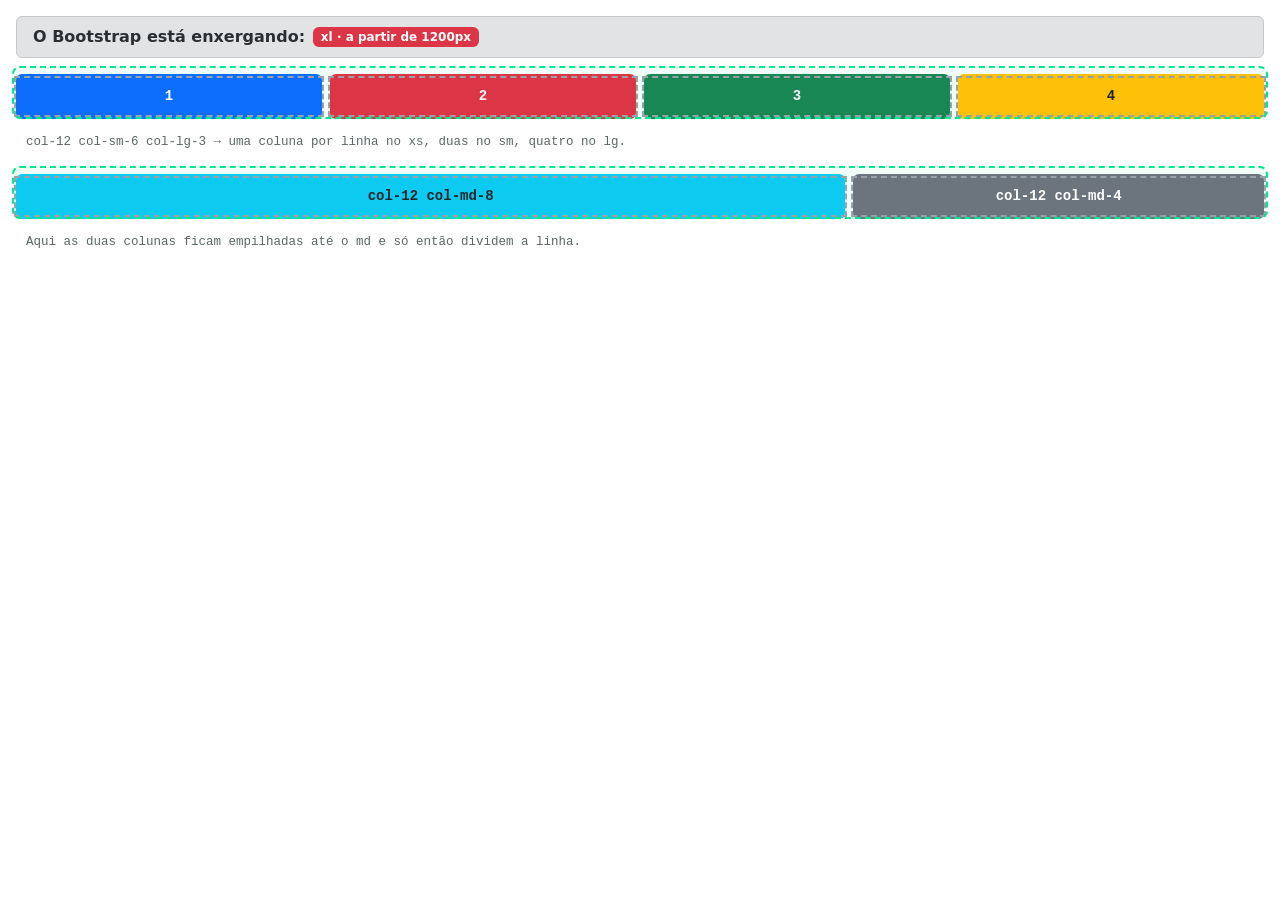
<file: exemplos/aula-bootstrap/demos/breakpoints.html>
<!doctype html>
<html lang="pt-BR">
<head>
<meta charset="utf-8">
<meta name="viewport" content="width=device-width, initial-scale=1">
<title>Pontos de quebra</title>
<link rel="stylesheet" href="../vendor/bootstrap/bootstrap.min.css">
<link rel="stylesheet" href="../vendor/bootstrap-icons/bootstrap-icons.min.css">
<link rel="stylesheet" href="demo.css">
</head>
<body>

<div class="p-3 marcado">

  <div class="alert alert-secondary py-2 mb-3 d-flex align-items-center gap-2 flex-wrap">
    <strong>O Bootstrap está enxergando:</strong>
    <span class="badge text-bg-dark d-inline d-sm-none">xs &middot; menor que 576px</span>
    <span class="badge text-bg-primary d-none d-sm-inline d-md-none">sm &middot; a partir de 576px</span>
    <span class="badge text-bg-success d-none d-md-inline d-lg-none">md &middot; a partir de 768px</span>
    <span class="badge text-bg-warning d-none d-lg-inline d-xl-none">lg &middot; a partir de 992px</span>
    <span class="badge text-bg-danger d-none d-xl-inline d-xxl-none">xl &middot; a partir de 1200px</span>
    <span class="badge text-bg-info d-none d-xxl-inline">xxl &middot; a partir de 1400px</span>
  </div>

  <div class="row g-2">
    <div class="col-12 col-sm-6 col-lg-3"><div class="bloco bg-primary text-white">1</div></div>
    <div class="col-12 col-sm-6 col-lg-3"><div class="bloco bg-danger text-white">2</div></div>
    <div class="col-12 col-sm-6 col-lg-3"><div class="bloco bg-success text-white">3</div></div>
    <div class="col-12 col-sm-6 col-lg-3"><div class="bloco bg-warning text-dark">4</div></div>
  </div>

  <p class="faixa mt-2 mb-3">
    col-12 col-sm-6 col-lg-3 &rarr; uma coluna por linha no xs, duas no sm, quatro no lg.
  </p>

  <div class="row g-2">
    <div class="col-12 col-md-8"><div class="bloco bg-info text-dark">col-12 col-md-8</div></div>
    <div class="col-12 col-md-4"><div class="bloco bg-secondary text-white">col-12 col-md-4</div></div>
  </div>

  <p class="faixa mt-2 mb-0">
    Aqui as duas colunas ficam empilhadas at&eacute; o md e s&oacute; ent&atilde;o dividem a linha.
  </p>

</div>

<script src="../vendor/bootstrap/bootstrap.bundle.min.js"></script>
<script src="demo.js"></script>
</body>
</html>
</file>
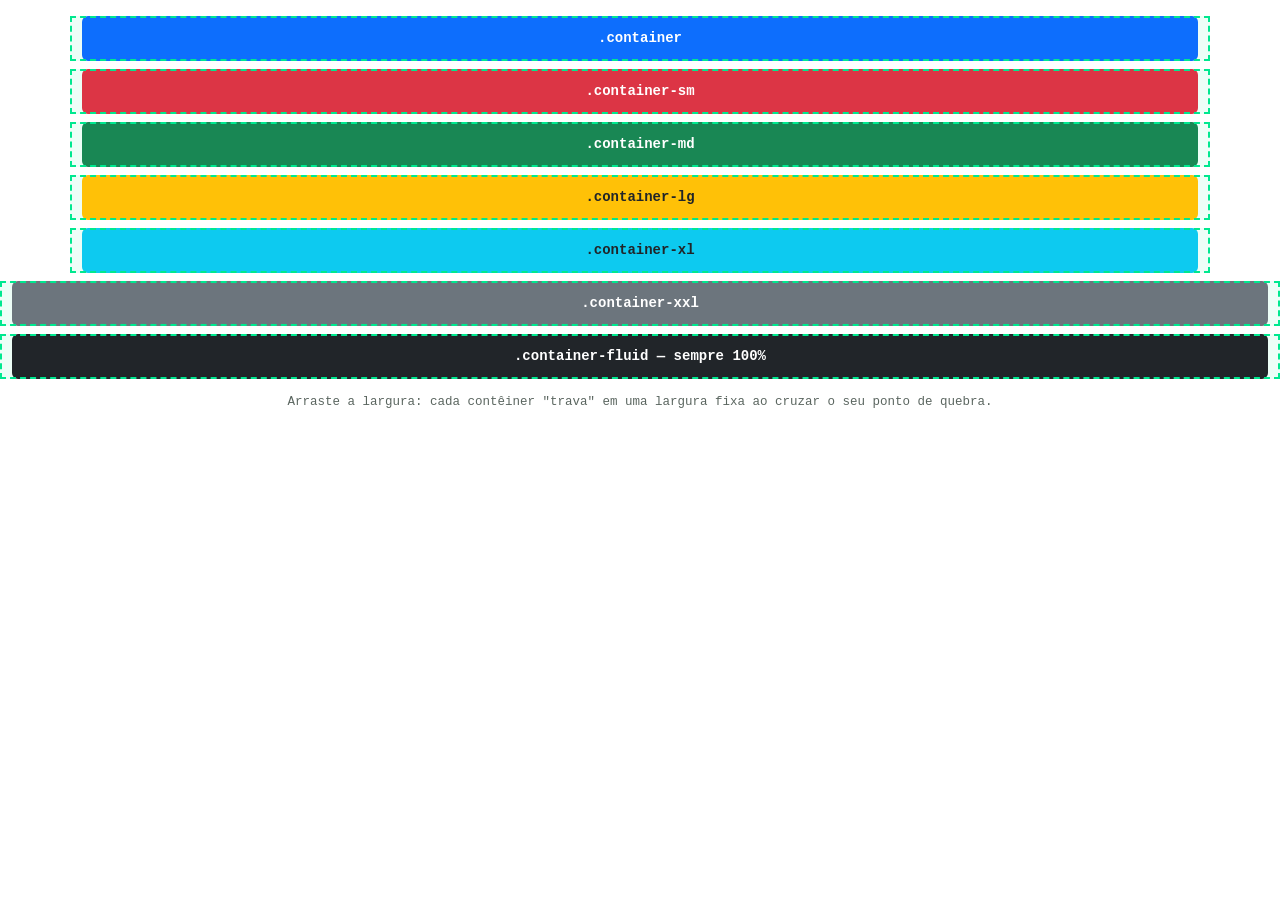
<file: exemplos/aula-bootstrap/demos/containers.html>
<!doctype html>
<html lang="pt-BR">
<head>
<meta charset="utf-8">
<meta name="viewport" content="width=device-width, initial-scale=1">
<title>Contêineres</title>
<link rel="stylesheet" href="../vendor/bootstrap/bootstrap.min.css">
<link rel="stylesheet" href="demo.css">
</head>
<body>

<div class="py-3 marcado-container">

  <div class="container mb-2">
    <div class="bloco bg-primary text-white">.container</div>
  </div>

  <div class="container-sm mb-2">
    <div class="bloco bg-danger text-white">.container-sm</div>
  </div>

  <div class="container-md mb-2">
    <div class="bloco bg-success text-white">.container-md</div>
  </div>

  <div class="container-lg mb-2">
    <div class="bloco bg-warning text-dark">.container-lg</div>
  </div>

  <div class="container-xl mb-2">
    <div class="bloco bg-info text-dark">.container-xl</div>
  </div>

  <div class="container-xxl mb-2">
    <div class="bloco bg-secondary text-white">.container-xxl</div>
  </div>

  <div class="container-fluid">
    <div class="bloco bg-dark text-white">.container-fluid &mdash; sempre 100%</div>
  </div>

  <p class="faixa mt-2 mb-0 text-center">
    Arraste a largura: cada contêiner &quot;trava&quot; em uma largura fixa ao cruzar o seu ponto de quebra.
  </p>

</div>

<script src="../vendor/bootstrap/bootstrap.bundle.min.js"></script>
<script src="demo.js"></script>
</body>
</html>
</file>
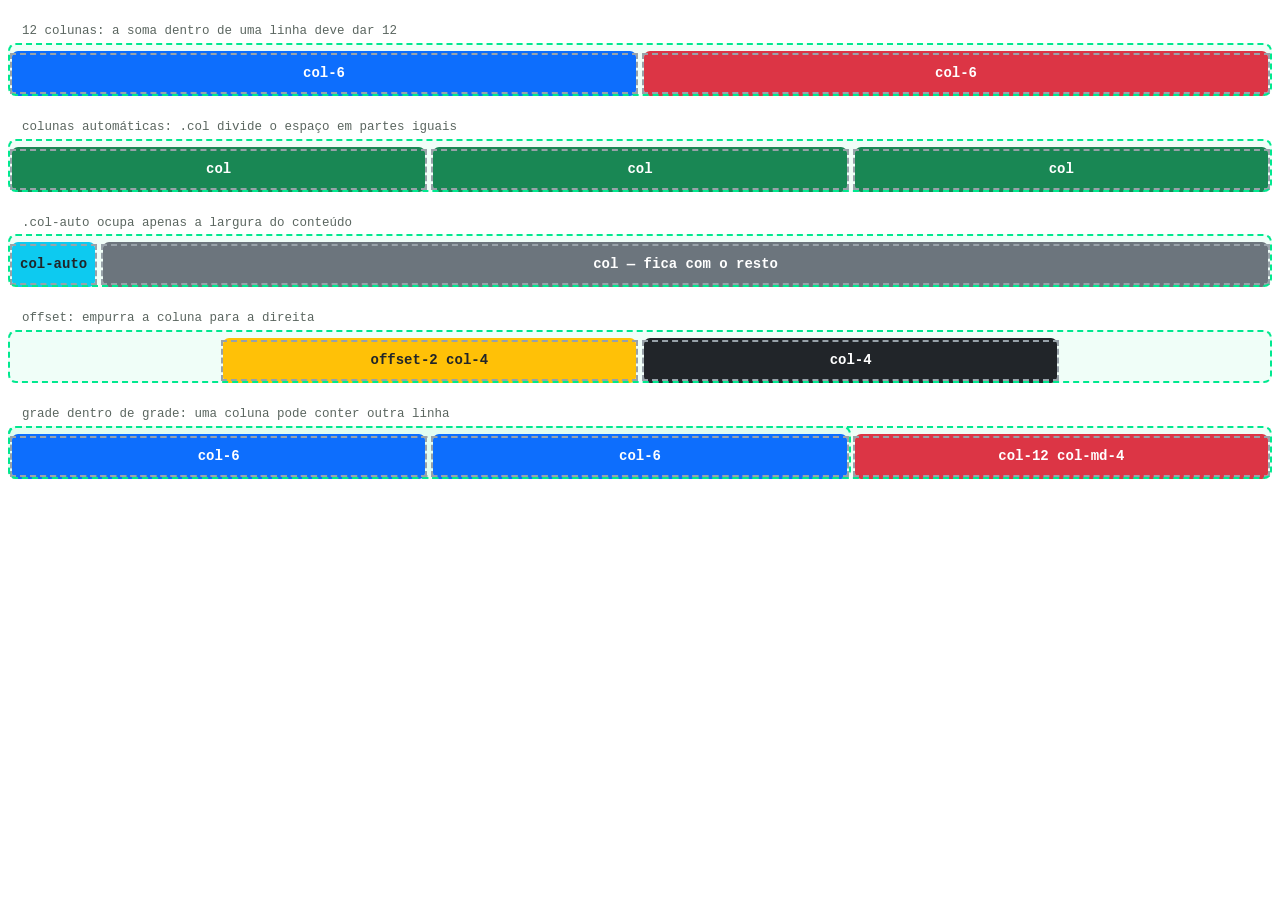
<file: exemplos/aula-bootstrap/demos/grade.html>
<!doctype html>
<html lang="pt-BR">
<head>
<meta charset="utf-8">
<meta name="viewport" content="width=device-width, initial-scale=1">
<title>Sistema de grade</title>
<link rel="stylesheet" href="../vendor/bootstrap/bootstrap.min.css">
<link rel="stylesheet" href="demo.css">
</head>
<body>

<div class="container-fluid py-3 marcado">

  <p class="faixa mb-1">12 colunas: a soma dentro de uma linha deve dar 12</p>
  <div class="row g-2 mb-3">
    <div class="col-6"><div class="bloco bg-primary text-white">col-6</div></div>
    <div class="col-6"><div class="bloco bg-danger text-white">col-6</div></div>
  </div>

  <p class="faixa mb-1">colunas autom&aacute;ticas: .col divide o espa&ccedil;o em partes iguais</p>
  <div class="row g-2 mb-3">
    <div class="col"><div class="bloco bg-success text-white">col</div></div>
    <div class="col"><div class="bloco bg-success text-white">col</div></div>
    <div class="col"><div class="bloco bg-success text-white">col</div></div>
  </div>

  <p class="faixa mb-1">.col-auto ocupa apenas a largura do conte&uacute;do</p>
  <div class="row g-2 mb-3">
    <div class="col-auto"><div class="bloco bg-info text-dark">col-auto</div></div>
    <div class="col"><div class="bloco bg-secondary text-white">col &mdash; fica com o resto</div></div>
  </div>

  <p class="faixa mb-1">offset: empurra a coluna para a direita</p>
  <div class="row g-2 mb-3">
    <div class="offset-2 col-4"><div class="bloco bg-warning text-dark">offset-2 col-4</div></div>
    <div class="col-4"><div class="bloco bg-dark text-white">col-4</div></div>
  </div>

  <p class="faixa mb-1">grade dentro de grade: uma coluna pode conter outra linha</p>
  <div class="row g-2">
    <div class="col-12 col-md-8">
      <div class="row g-2">
        <div class="col-6"><div class="bloco bg-primary text-white">col-6</div></div>
        <div class="col-6"><div class="bloco bg-primary text-white">col-6</div></div>
      </div>
    </div>
    <div class="col-12 col-md-4"><div class="bloco bg-danger text-white">col-12 col-md-4</div></div>
  </div>

</div>

<script src="../vendor/bootstrap/bootstrap.bundle.min.js"></script>
<script src="demo.js"></script>
</body>
</html>
</file>
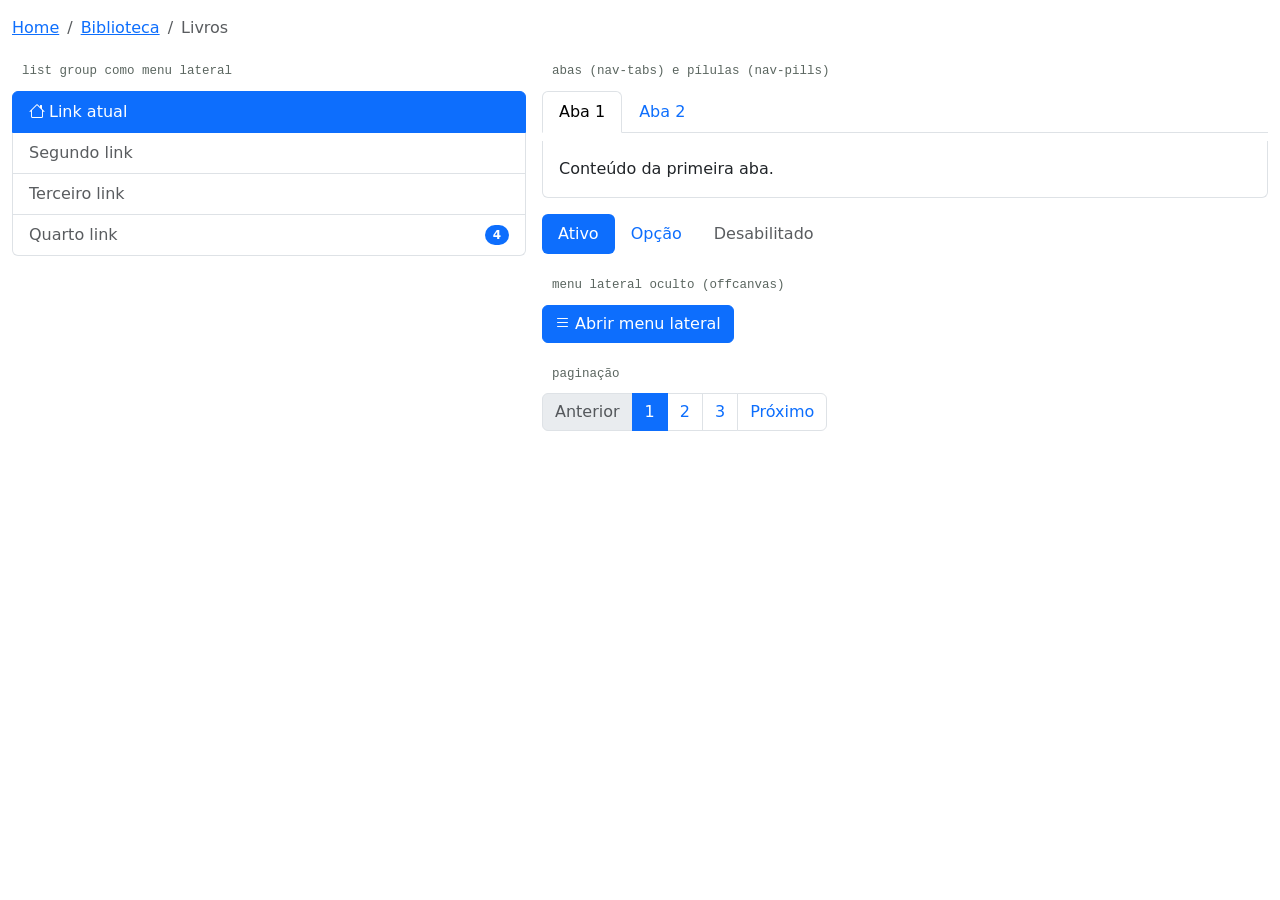
<file: exemplos/aula-bootstrap/demos/menus.html>
<!doctype html>
<html lang="pt-BR">
<head>
<meta charset="utf-8">
<meta name="viewport" content="width=device-width, initial-scale=1">
<title>Outros menus</title>
<link rel="stylesheet" href="../vendor/bootstrap/bootstrap.min.css">
<link rel="stylesheet" href="../vendor/bootstrap-icons/bootstrap-icons.min.css">
<link rel="stylesheet" href="demo.css">
</head>
<body>

<div class="container-fluid py-3">

  <nav aria-label="breadcrumb">
    <ol class="breadcrumb">
      <li class="breadcrumb-item"><a href="#">Home</a></li>
      <li class="breadcrumb-item"><a href="#">Biblioteca</a></li>
      <li class="breadcrumb-item active" aria-current="page">Livros</li>
    </ol>
  </nav>

  <div class="row g-3">

    <div class="col-12 col-md-5">
      <p class="faixa mb-1">list group como menu lateral</p>
      <div class="list-group">
        <a href="#" class="list-group-item list-group-item-action active" aria-current="true">
          <i class="bi bi-house me-1"></i>Link atual
        </a>
        <a href="#" class="list-group-item list-group-item-action">Segundo link</a>
        <a class="list-group-item list-group-item-action disabled" aria-disabled="true">Terceiro link</a>
        <a href="#" class="list-group-item list-group-item-action d-flex justify-content-between align-items-center">
          Quarto link
          <span class="badge text-bg-primary rounded-pill">4</span>
        </a>
      </div>
    </div>

    <div class="col-12 col-md-7">
      <p class="faixa mb-1">abas (nav-tabs) e p&iacute;lulas (nav-pills)</p>

      <ul class="nav nav-tabs mb-2" role="tablist">
        <li class="nav-item" role="presentation">
          <button class="nav-link active" data-bs-toggle="tab" data-bs-target="#aba-1" type="button" role="tab">Aba 1</button>
        </li>
        <li class="nav-item" role="presentation">
          <button class="nav-link" data-bs-toggle="tab" data-bs-target="#aba-2" type="button" role="tab">Aba 2</button>
        </li>
      </ul>
      <div class="tab-content border border-top-0 rounded-bottom p-3 mb-3">
        <div class="tab-pane fade show active" id="aba-1" role="tabpanel">Conteúdo da primeira aba.</div>
        <div class="tab-pane fade" id="aba-2" role="tabpanel">Conteúdo da segunda aba.</div>
      </div>

      <ul class="nav nav-pills mb-3">
        <li class="nav-item"><a class="nav-link active" href="#">Ativo</a></li>
        <li class="nav-item"><a class="nav-link" href="#">Opção</a></li>
        <li class="nav-item"><a class="nav-link disabled" aria-disabled="true">Desabilitado</a></li>
      </ul>

      <p class="faixa mb-1">menu lateral oculto (offcanvas)</p>
      <a class="btn btn-primary mb-3" data-bs-toggle="offcanvas" href="#menu-lateral" role="button">
        <i class="bi bi-list me-1"></i>Abrir menu lateral
      </a>

      <p class="faixa mb-1">pagina&ccedil;&atilde;o</p>
      <nav aria-label="Paginação">
        <ul class="pagination mb-0">
          <li class="page-item disabled"><a class="page-link" href="#">Anterior</a></li>
          <li class="page-item active" aria-current="page"><a class="page-link" href="#">1</a></li>
          <li class="page-item"><a class="page-link" href="#">2</a></li>
          <li class="page-item"><a class="page-link" href="#">3</a></li>
          <li class="page-item"><a class="page-link" href="#">Próximo</a></li>
        </ul>
      </nav>
    </div>

  </div>
</div>

<!-- menu lateral -->
<div class="offcanvas offcanvas-start" tabindex="-1" id="menu-lateral" aria-labelledby="titulo-menu-lateral">
  <div class="offcanvas-header">
    <h5 class="offcanvas-title" id="titulo-menu-lateral">Menu lateral</h5>
    <button type="button" class="btn-close" data-bs-dismiss="offcanvas" aria-label="Fechar"></button>
  </div>
  <div class="offcanvas-body">
    <p>Este é o conteúdo do menu lateral.</p>
    <div class="list-group">
      <a href="#" class="list-group-item list-group-item-action">Perfil</a>
      <a href="#" class="list-group-item list-group-item-action">Configurações</a>
      <a href="#" class="list-group-item list-group-item-action">Sair</a>
    </div>
  </div>
</div>

<script src="../vendor/bootstrap/bootstrap.bundle.min.js"></script>
<script src="demo.js"></script>
</body>
</html>
</file>
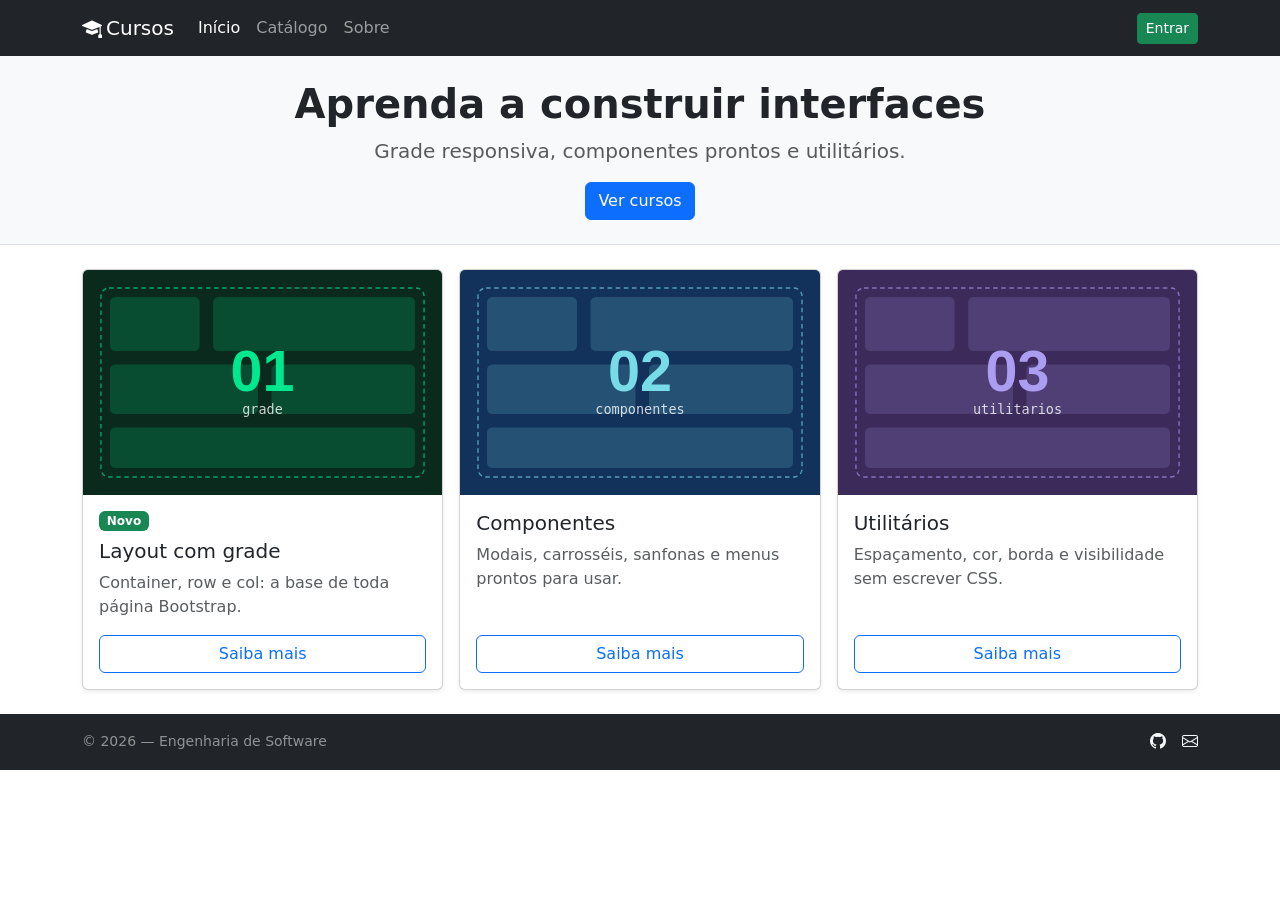
<file: exemplos/aula-bootstrap/demos/pagina.html>
<!doctype html>
<html lang="pt-BR">
<head>
<meta charset="utf-8">
<meta name="viewport" content="width=device-width, initial-scale=1">
<title>Página completa</title>
<link rel="stylesheet" href="../vendor/bootstrap/bootstrap.min.css">
<link rel="stylesheet" href="../vendor/bootstrap-icons/bootstrap-icons.min.css">
<link rel="stylesheet" href="demo.css">
</head>
<body class="d-flex flex-column" style="min-height:560px">

<!-- 1. barra de navegação responsiva -->
<nav class="navbar navbar-expand-lg bg-dark" data-bs-theme="dark">
  <div class="container">
    <a class="navbar-brand" href="#"><i class="bi bi-mortarboard-fill me-1"></i>Cursos</a>
    <button class="navbar-toggler" type="button" data-bs-toggle="collapse" data-bs-target="#nav-pagina"
            aria-controls="nav-pagina" aria-expanded="false" aria-label="Abrir navegação">
      <span class="navbar-toggler-icon"></span>
    </button>
    <div class="collapse navbar-collapse" id="nav-pagina">
      <ul class="navbar-nav me-auto">
        <li class="nav-item"><a class="nav-link active" aria-current="page" href="#">Início</a></li>
        <li class="nav-item"><a class="nav-link" href="#">Catálogo</a></li>
        <li class="nav-item"><a class="nav-link" href="#">Sobre</a></li>
      </ul>
      <button class="btn btn-success btn-sm" type="button">Entrar</button>
    </div>
  </div>
</nav>

<!-- 2. destaque (hero) centralizado -->
<header class="bg-body-tertiary border-bottom">
  <div class="container py-4 text-center">
    <h1 class="display-6 fw-bold mb-2">Aprenda a construir interfaces</h1>
    <p class="lead text-body-secondary mb-3">Grade responsiva, componentes prontos e utilitários.</p>
    <button class="btn btn-primary" type="button">Ver cursos</button>
  </div>
</header>

<!-- 3. grade de cards que se reorganiza sozinha -->
<main class="container py-4 flex-grow-1">
  <div class="row g-3">

    <div class="col-12 col-sm-6 col-lg-4">
      <div class="card h-100 shadow-sm">
        <img src="../img/foto-1.svg" class="card-img-top" alt="">
        <div class="card-body d-flex flex-column">
          <span class="badge text-bg-success align-self-start mb-2">Novo</span>
          <h5 class="card-title">Layout com grade</h5>
          <p class="card-text text-body-secondary">Container, row e col: a base de toda página Bootstrap.</p>
          <a href="#" class="btn btn-outline-primary mt-auto">Saiba mais</a>
        </div>
      </div>
    </div>

    <div class="col-12 col-sm-6 col-lg-4">
      <div class="card h-100 shadow-sm">
        <img src="../img/foto-2.svg" class="card-img-top" alt="">
        <div class="card-body d-flex flex-column">
          <h5 class="card-title">Componentes</h5>
          <p class="card-text text-body-secondary">Modais, carrosséis, sanfonas e menus prontos para usar.</p>
          <a href="#" class="btn btn-outline-primary mt-auto">Saiba mais</a>
        </div>
      </div>
    </div>

    <div class="col-12 col-sm-6 col-lg-4">
      <div class="card h-100 shadow-sm">
        <img src="../img/foto-3.svg" class="card-img-top" alt="">
        <div class="card-body d-flex flex-column">
          <h5 class="card-title">Utilitários</h5>
          <p class="card-text text-body-secondary">Espaçamento, cor, borda e visibilidade sem escrever CSS.</p>
          <a href="#" class="btn btn-outline-primary mt-auto">Saiba mais</a>
        </div>
      </div>
    </div>

  </div>
</main>

<!-- 4. rodapé sempre no fim -->
<footer class="bg-dark text-white-50 py-3 mt-auto" data-bs-theme="dark">
  <div class="container d-flex justify-content-between align-items-center flex-wrap gap-2">
    <small>&copy; 2026 &mdash; Engenharia de Software</small>
    <div class="d-flex gap-3">
      <a href="#" class="link-light"><i class="bi bi-github"></i></a>
      <a href="#" class="link-light"><i class="bi bi-envelope"></i></a>
    </div>
  </div>
</footer>

<script src="../vendor/bootstrap/bootstrap.bundle.min.js"></script>
<script src="demo.js"></script>
</body>
</html>
</file>
<file: exemplos/aula-flexbox/css/estilo.css>
/* =========================================================
   Aula: CSS - layout com Flexbox
   estilo.css - identidade visual, tipografia e estrutura
   ========================================================= */

:root{
  /* paleta da apresentacao */
  --verde:        #00E88F;
  --verde-escuro: #0A2A1E;
  --tinta:        #000000;
  --fundo:        #FAFAFA;
  --superficie:   #FFFFFF;
  --borda:        #DFE4E1;
  --texto:        #5B6660;

  /* painel de codigo */
  --code-bg:      #0E1A15;
  --code-fg:      #F2F5F3;
  --code-com:     #8A9199;
  --code-cia:     #78DCE8;
  --code-rox:     #AB9DF2;
  --code-ama:     #FFD866;

  /* alerta */
  --erro-bg:      #FFF3F1;
  --erro-bd:      #F6CFC8;
  --erro-tx:      #8C2F1F;

  --titulo: "Barlow Semi Condensed", "Arial Narrow", Arial, sans-serif;
  --corpo:  Arial, Helvetica, "Segoe UI", sans-serif;
  --mono:   ui-monospace, "Cascadia Mono", Consolas, "Courier New", monospace;

  --raio:   14px;
  --largura: 1680px;
}

*,*::before,*::after{box-sizing:border-box}

html{scroll-behavior:smooth;scroll-padding-top:84px;-webkit-print-color-adjust:exact;print-color-adjust:exact}

body{
  margin:0;
  background:var(--fundo);
  color:var(--tinta);
  font-family:var(--corpo);
  font-size:18px;
  line-height:1.5;
  -webkit-font-smoothing:antialiased;
}

.container{max-width:var(--largura);margin:0 auto;padding:0 48px}

/* ---------- barra fixa ---------- */
.barra{
  position:sticky;top:0;z-index:60;
  background:var(--fundo);
  border-bottom:1px solid var(--borda);
}
.barra-interna{
  max-width:var(--largura);margin:0 auto;padding:0 48px;
  height:64px;display:flex;align-items:center;justify-content:space-between;gap:24px;
}
.barra-marca{display:flex;text-decoration:none;color:var(--tinta);align-items:center;gap:14px;font-family:var(--titulo);font-size:24px;font-weight:700;letter-spacing:.2px}
.barra-marca .ponto{width:14px;height:14px;border-radius:50%;background:var(--verde);flex:0 0 auto}
.barra-menu{display:flex;gap:5px;flex-wrap:nowrap;justify-content:flex-end;overflow-x:auto;scrollbar-width:none}
.barra-menu::-webkit-scrollbar{display:none}
.barra-menu a{
  font-family:var(--mono);font-size:13px;text-decoration:none;color:var(--texto);
  padding:6px 10px;border-radius:999px;border:1px solid transparent;white-space:nowrap;
}
.barra-menu a:hover{border-color:var(--borda);background:var(--superficie);color:var(--tinta)}
.barra-menu a.ativo{background:var(--verde);color:var(--tinta);font-weight:700}
.progresso{position:absolute;left:0;bottom:-1px;height:3px;background:var(--verde);width:0}

/* ---------- capa ---------- */
.capa{background:var(--verde);color:var(--tinta);padding:88px 0 80px}
.capa-interna{max-width:var(--largura);margin:0 auto;padding:0 48px;display:flex;align-items:center;gap:64px;flex-wrap:wrap}
.capa-texto{flex:1 1 520px}
.capa h1{font-family:var(--titulo);font-size:128px;line-height:.92;margin:0 0 18px;letter-spacing:-2px}
.capa p{font-family:var(--titulo);font-size:40px;font-weight:700;margin:0;line-height:1.15}
.capa .assinatura{font-family:var(--corpo);font-size:20px;font-weight:400;margin-top:26px;color:var(--verde-escuro)}
.capa-logo{height:50px;display:block;margin-bottom:42px}
.capa-arte{flex:1 1 380px;display:flex;justify-content:center}

/* mosaico decorativo da capa - montado com o proprio flexbox */
.mosaico{display:flex;flex-wrap:wrap;gap:14px;width:440px;padding:22px;border:3px dashed rgba(0,0,0,.35);border-radius:var(--raio)}
.mosaico span{border:3px solid var(--tinta);border-radius:10px;background:rgba(255,255,255,.55);height:76px;display:flex;align-items:center;justify-content:center;font-family:var(--mono);font-weight:700;font-size:18px}
.mosaico span:nth-child(1){flex:1 1 110px}
.mosaico span:nth-child(2){flex:2 1 150px}
.mosaico span:nth-child(3){flex:1 1 110px}
.mosaico span:nth-child(4){flex:1 1 200px}
.mosaico span:nth-child(5){flex:1 1 130px}

/* ---------- secoes ---------- */
.secao{padding:74px 0 12px;border-top:1px solid var(--borda)}
.secao-topo{display:flex;align-items:center;gap:20px;margin-bottom:14px}
.badge{
  width:64px;height:64px;flex:0 0 auto;border-radius:16px;background:var(--verde);
  display:flex;align-items:center;justify-content:center;
  font-family:var(--titulo);font-size:32px;font-weight:700;color:var(--tinta);
}
.badge--escuro{background:var(--tinta);color:var(--verde);font-size:18px;letter-spacing:.5px;width:auto;padding:0 18px}
.secao-titulo{font-family:var(--titulo);font-size:58px;line-height:1;margin:0;letter-spacing:-.5px}
.secao-lead{font-size:24px;color:var(--texto);margin:0 0 34px;max-width:1200px}
.sub-titulo{font-family:var(--titulo);font-size:32px;margin:38px 0 18px}

/* ---------- grade codigo + preview ---------- */
.dupla{display:flex;flex-wrap:wrap;gap:28px;align-items:stretch;margin-bottom:28px}
.dupla > *{flex:1 1 460px;min-width:0}
.dupla--preview > .preview{flex:2 1 700px}

/* painel de codigo escuro, igual ao dos slides */
.painel-codigo{
  margin:0;background:var(--code-bg);border-radius:var(--raio);padding:26px 28px;
  display:flex;flex-direction:column;gap:14px;overflow:hidden;
}
.painel-codigo > figcaption{font-family:var(--corpo);font-size:15px;color:var(--code-com)}
.codigo{
  margin:0;font-family:var(--mono);font-size:16.5px;line-height:1.62;color:var(--code-fg);
  white-space:pre;overflow-x:auto;tab-size:2;
}
.tk-com{color:var(--code-com)}
.tk-sel,.tk-tag{color:var(--code-cia)}
.tk-prop{color:var(--verde)}
.tk-val,.tk-num{color:var(--code-rox)}
.tk-str{color:var(--code-ama)}

/* ---------- caixa de live preview ---------- */
.preview{
  background:var(--superficie);border:1px solid var(--borda);border-radius:var(--raio);
  display:flex;flex-direction:column;overflow:hidden;
}
.preview-topo{
  display:flex;align-items:center;gap:12px;flex-wrap:wrap;
  padding:14px 20px;border-bottom:1px solid var(--borda);
}
.preview-selo{
  font-family:var(--mono);font-size:11px;letter-spacing:1.4px;text-transform:uppercase;font-weight:700;
  background:var(--verde);color:var(--tinta);padding:4px 10px;border-radius:999px;
}
.preview-topo code{font-family:var(--mono);font-size:15px;color:var(--texto)}
.preview-corpo{padding:24px;flex:1 1 auto;display:flex;flex-direction:column;justify-content:center;gap:18px}

/* galeria de mini previews */
.galeria{display:flex;flex-wrap:wrap;gap:20px;margin-bottom:30px}
.galeria > .mini{flex:1 1 440px;min-width:0}
.galeria--largo > .mini{flex:1 1 700px}
.galeria--duplo > .mini{flex:1 1 600px}
.galeria--cheio > .mini{flex:1 1 100%}
.mini--largo{flex:1 1 100% !important}
.mini{
  background:var(--superficie);border:1px solid var(--borda);border-radius:var(--raio);
  padding:18px 20px 22px;display:flex;flex-direction:column;gap:12px;
}
.mini-titulo{display:flex;align-items:baseline;gap:10px;flex-wrap:wrap}
.mini-titulo code{font-family:var(--mono);font-size:16px;font-weight:700;color:var(--tinta);background:rgba(0,232,143,.16);padding:3px 9px;border-radius:6px}
.mini-titulo span{font-size:15.5px;color:var(--texto)}

/* ---------- cartoes de destaque ---------- */
.cartoes{display:flex;flex-wrap:wrap;gap:22px;margin-bottom:14px}
.cartao{
  flex:1 1 320px;background:var(--superficie);border:1px solid var(--borda);border-radius:var(--raio);
  padding:24px 26px;
}
.cartao h3{font-family:var(--corpo);font-size:21px;font-weight:700;margin:0 0 8px;color:var(--tinta)}
.cartao p{margin:0;font-size:17.5px;color:var(--texto)}
.cartao--erro{background:var(--erro-bg);border-color:var(--erro-bd)}
.cartao--erro h3{color:var(--erro-tx)}
.cartao--erro p{color:#7a4237}

/* ---------- legenda das demonstracoes ---------- */
.legenda{
  display:flex;flex-wrap:wrap;gap:30px;align-items:center;
  background:var(--superficie);border:1px solid var(--borda);border-radius:var(--raio);
  padding:20px 26px;
}
.legenda-item{display:flex;align-items:center;gap:12px;font-size:17px;color:var(--texto)}
.amostra{width:56px;height:34px;border-radius:8px;flex:0 0 auto}
.amostra--cx{border:2px dashed var(--verde);background:rgba(0,232,143,.07)}
.amostra--it{border:2px solid var(--verde-escuro);background:#fff}

/* ---------- roteiro ---------- */
.roteiro{display:flex;flex-wrap:wrap;gap:20px}
.roteiro a{
  flex:1 1 420px;display:flex;align-items:center;gap:18px;text-decoration:none;
  background:var(--superficie);border:1px solid var(--borda);border-radius:var(--raio);padding:18px 24px;
  color:var(--tinta);
}
.roteiro a:hover{border-color:var(--verde);box-shadow:0 0 0 3px rgba(0,232,143,.18)}
.roteiro .num{
  width:46px;height:46px;flex:0 0 auto;border-radius:50%;background:var(--verde);
  display:flex;align-items:center;justify-content:center;font-weight:700;font-size:20px;
}
.roteiro .rotulo{font-size:22px;font-weight:700}

/* ---------- tabela de referencia ---------- */
.tabela{width:100%;border-collapse:collapse;background:var(--superficie);border:1px solid var(--borda);border-radius:var(--raio);overflow:hidden}
.tabela th,.tabela td{text-align:left;padding:14px 20px;border-bottom:1px solid var(--borda);font-size:17px;vertical-align:top}
.tabela th{background:var(--verde-escuro);color:var(--code-fg);font-size:14px;letter-spacing:.8px;text-transform:uppercase}
.tabela tr:last-child td{border-bottom:none}
.tabela code{font-family:var(--mono);font-size:15.5px;color:var(--tinta);background:rgba(0,232,143,.16);padding:2px 7px;border-radius:5px;white-space:nowrap}
.tabela td:last-child{color:var(--texto)}

/* ---------- secao da atividade ---------- */
.atividade{background:var(--verde);padding:80px 0 96px;margin-top:64px;border-top:none}
.atividade .secao-lead{color:var(--verde-escuro);font-weight:700;font-size:27px}
.bloco-branco{background:var(--superficie);border-radius:var(--raio);padding:28px 32px;border:1px solid rgba(0,0,0,.12)}
.bloco-branco h3{font-family:var(--corpo);font-size:22px;margin:0 0 16px}
.requisitos{margin:0;padding:0;list-style:none;display:flex;flex-direction:column;gap:13px}
.requisitos li{position:relative;padding-left:26px;font-size:18px;line-height:1.45;color:var(--verde-escuro)}
.requisitos li::before{content:"";position:absolute;left:0;top:8px;width:12px;height:12px;border-radius:3px;background:var(--verde);border:2px solid var(--verde-escuro)}
.requisitos code{font-family:var(--mono);font-size:16px;background:rgba(0,232,143,.22);padding:1px 6px;border-radius:5px}
.nivel{display:inline-flex;align-items:center;gap:8px;font-family:var(--mono);font-size:12px;letter-spacing:1.2px;text-transform:uppercase;font-weight:700;background:var(--verde-escuro);color:var(--verde);padding:5px 12px;border-radius:999px;margin-bottom:14px}
.criterios{display:flex;flex-wrap:wrap;gap:20px;margin-top:24px}
.criterios .cartao{background:rgba(255,255,255,.94);border-color:rgba(0,0,0,.1)}

/* ---------- rodape ---------- */
.rodape{background:var(--tinta);color:var(--code-fg);padding:56px 0}
.rodape-interna{max-width:var(--largura);margin:0 auto;padding:0 48px;display:flex;justify-content:space-between;align-items:center;gap:32px;flex-wrap:wrap}
.rodape h2{font-family:var(--titulo);font-size:52px;margin:0;color:var(--verde)}
.rodape p{margin:6px 0 0;color:var(--code-com);font-size:19px}
.rodape img{height:42px;filter:invert(1)}

/* ---------- botao voltar ao topo ---------- */
.voltar-topo{
  position:fixed;right:28px;bottom:28px;z-index:70;width:54px;height:54px;border-radius:50%;
  background:var(--tinta);color:var(--verde);border:none;cursor:pointer;font-size:22px;
  display:none;align-items:center;justify-content:center;box-shadow:0 6px 22px rgba(0,0,0,.25);
}
.voltar-topo.visivel{display:flex}

@media (max-width:1100px){
  .container,.barra-interna,.capa-interna,.rodape-interna{padding-left:28px;padding-right:28px}
  .capa h1{font-size:84px}
  .capa p{font-size:30px}
  .secao-titulo{font-size:42px}
  .secao-lead{font-size:21px}
  .barra-menu{display:none}
}
</file>
<file: exemplos/aula-flexbox/css/demos.css>
/* =========================================================
   demos.css - estilos das demonstracoes ao vivo
   Convencao visual usada em toda a aula:
     .cx  = contenedor flex  -> borda TRACEJADA verde
     .it  = flex item        -> borda SOLIDA escura
   ========================================================= */

/* ---------- contenedor e itens ---------- */
.cx{
  display:flex;
  border:2px dashed var(--verde);
  background:rgba(0,232,143,.07);
  border-radius:10px;
  padding:12px;
  min-height:86px;
}
.it{
  border:2px solid var(--verde-escuro);
  background:#fff;
  border-radius:8px;
  padding:16px 22px;
  font-family:var(--mono);
  font-weight:700;
  font-size:19px;
  color:var(--tinta);
  text-align:center;
}

/* bloco sem flex, para comparacao */
.bloco{
  border:2px dashed #b9c2bd;
  background:#f3f4f3;
  border-radius:10px;
  padding:12px;
}
.bloco > .it{display:block}

/* alturas de contenedor */
.h-140{height:140px}
.h-190{height:190px}
.h-240{height:240px}
.h-300{height:300px}
.h-360{height:360px}

/* ---------- flex-direction ---------- */
.d-row{flex-direction:row}
.d-row-rev{flex-direction:row-reverse}
.d-col{flex-direction:column}
.d-col-rev{flex-direction:column-reverse}

/* ---------- justify-content ---------- */
.j-start{justify-content:flex-start}
.j-center{justify-content:center}
.j-end{justify-content:flex-end}
.j-between{justify-content:space-between}
.j-around{justify-content:space-around}
.j-evenly{justify-content:space-evenly}

/* ---------- align-items ---------- */
.a-stretch{align-items:stretch}
.a-center{align-items:center}
.a-start{align-items:flex-start}
.a-end{align-items:flex-end}
.a-baseline{align-items:baseline}

/* ---------- align-content ---------- */
.ac-start{align-content:flex-start}
.ac-center{align-content:center}
.ac-between{align-content:space-between}

/* ---------- gap ---------- */
.g-0{gap:0}
.g-8{gap:8px}
.g-16{gap:16px}
.g-24{gap:24px}
.g-32{gap:32px}
.g-duplo{gap:16px 48px}

/* ---------- wrap ---------- */
.w-nowrap{flex-wrap:nowrap}
.w-wrap{flex-wrap:wrap}

/* ---------- variacoes de item ---------- */
.it--alto{padding-top:38px;padding-bottom:38px}
.it--medio{padding-top:24px;padding-bottom:24px}
.it--largo{padding-left:56px;padding-right:56px}
.it--w300{width:300px;flex-shrink:1;min-width:0;overflow:hidden}
.it--w200{width:200px}
.it--grow1{flex-grow:1}
.it--grow2{flex-grow:2}
.it--flex1{flex:1;min-width:0}
.it--flex2{flex:2;min-width:0}
.it--basis300{flex:1 1 300px}
.it--basis280{flex:1 1 280px}
.it--noshrink{flex-shrink:0}
.it--destaque{background:var(--verde);border-color:var(--verde-escuro)}
.it--fantasma{background:#fff;border-style:dashed;color:var(--texto)}
.it--pequeno{font-size:14px;padding:10px 16px}
.it--grande{font-size:36px;padding:10px 20px}
.it--self-start{align-self:flex-start}
.it--self-end{align-self:flex-end}
.it--self-center{align-self:center}
.it--self-stretch{align-self:stretch}
.it--auto-esquerda{margin-left:auto}
.ordem-1{order:1}
.ordem-2{order:2}
.ordem-3{order:3}

/* margin do jeito antigo, para comparar com gap */
.margem-antiga > .it{margin-right:16px}
.margem-antiga > .it:last-child{margin-right:0}

/* rotulo miudo dentro da demonstracao */
.nota-demo{font-size:14.5px;color:var(--texto);font-family:var(--mono)}

/* ---------- demonstracao do jeito antigo com float ---------- */
.float-cx{
  border:2px dashed #c9a0a0;background:#fdf6f5;border-radius:10px;padding:12px;
}
.float-cx::after{content:"";display:block;clear:both}
.float-cx .it{float:left;width:33.333%;border-radius:0}
.float-quebrado{border:2px dashed #c9a0a0;background:#fdf6f5;border-radius:10px;padding:12px}
.float-quebrado .it{float:left;width:33.333%;border-radius:0}
.float-legenda{border:2px solid #c9a0a0;background:#fff;border-radius:8px;padding:10px 14px;font-family:var(--mono);font-size:15px;color:#8C2F1F}

/* ---------- diagrama dos eixos ---------- */
.eixos{display:flex;flex-direction:column;gap:10px}
.eixos-topo{display:flex;align-items:center;gap:12px;padding-left:52px}
.eixos-linha{display:flex;gap:12px;align-items:stretch}
.eixos-lado{display:flex;flex-direction:column;align-items:center;justify-content:center;gap:6px;width:40px;flex:0 0 40px}
.eixos-lado b{width:0;height:0;border-left:7px solid transparent;border-right:7px solid transparent;border-top:10px solid var(--verde-escuro)}
.eixos-lado span{
  writing-mode:vertical-rl;font-family:var(--mono);font-size:13px;font-weight:700;
  color:var(--verde-escuro);background:var(--verde);border-radius:999px;padding:12px 3px;
}
.eixos-corpo{flex:1;min-width:0}
.eixo-pill{
  font-family:var(--mono);font-size:13px;font-weight:700;white-space:nowrap;
  color:var(--verde-escuro);background:var(--verde);border-radius:999px;padding:3px 12px;
}
.eixo-barra{flex:1;height:2px;background:var(--verde-escuro)}

/* ---------- receita: barra de navegacao ---------- */
.navbar{
  display:flex;justify-content:space-between;align-items:center;
  border:2px dashed var(--verde);background:rgba(0,232,143,.07);
  border-radius:10px;padding:14px 22px;
}
.navbar .logo{
  border:2px solid var(--verde-escuro);background:#fff;border-radius:8px;
  padding:10px 18px;font-family:var(--titulo);font-weight:700;font-size:26px;
}
.navbar .menu{
  display:flex;gap:24px;align-items:center;list-style:none;margin:0;padding:10px;
  border:2px dashed #8A9199;border-radius:8px;
}
.navbar .menu li{
  border:2px solid var(--verde-escuro);background:#fff;border-radius:6px;
  padding:8px 16px;font-size:16px;font-weight:700;
}
.navbar .menu li:last-child{background:var(--verde)}

/* ---------- receita: grade de cards ---------- */
.grade{display:flex;flex-wrap:wrap;gap:24px;border:2px dashed var(--verde);background:rgba(0,232,143,.07);border-radius:10px;padding:16px}
.grade .card{
  flex:1 1 300px;border:2px solid var(--verde-escuro);background:#fff;border-radius:10px;padding:18px 20px;
  display:flex;flex-direction:column;gap:8px;
}
.grade .card h4{margin:0;font-size:19px;font-family:var(--corpo)}
.grade .card p{margin:0;font-size:15.5px;color:var(--texto)}
.grade .card .tag{
  align-self:flex-start;font-family:var(--mono);font-size:12px;font-weight:700;
  background:var(--verde);border-radius:999px;padding:3px 10px;
}
/* caixa redimensionavel para mostrar a responsividade */
.redimensionavel{resize:horizontal;overflow:auto;min-width:340px;max-width:100%;padding-bottom:14px}

/* ---------- receita: layout da pagina (sticky footer) ---------- */
.janela{
  border:2px dashed var(--verde);background:rgba(0,232,143,.07);border-radius:10px;padding:10px;
  height:340px;display:flex;flex-direction:column;
}
.janela > header,.janela > footer{
  border:2px solid var(--verde-escuro);background:#fff;border-radius:8px;padding:12px 16px;
  font-family:var(--mono);font-weight:700;font-size:16px;
}
.janela > main{
  flex:1;margin:10px 0;border:2px solid var(--verde-escuro);background:#fff;border-radius:8px;
  padding:14px 16px;font-family:var(--mono);font-size:16px;
}
.janela--sem-flex{display:block}
.janela--sem-flex > main{margin:10px 0;display:block}

/* ---------- centralizacao ---------- */
.centro-demo{
  display:flex;justify-content:center;align-items:center;
  border:2px dashed var(--verde);background:rgba(0,232,143,.07);border-radius:10px;height:300px;
}
.centro-demo .it{padding:26px 40px;font-size:22px}

/* ---------- laboratorio interativo ---------- */
.lab{display:flex;flex-wrap:wrap;gap:28px;align-items:flex-start}
.lab-controles{
  flex:1 1 340px;background:var(--superficie);border:1px solid var(--borda);border-radius:var(--raio);
  padding:24px 26px;display:flex;flex-direction:column;gap:18px;
}
.lab-campo{display:flex;flex-direction:column;gap:7px}
.lab-campo label{font-size:14px;font-family:var(--mono);color:var(--texto);letter-spacing:.4px}
.lab-campo select,.lab-campo input[type=range]{
  font-family:var(--mono);font-size:16px;padding:9px 12px;border:1px solid var(--borda);
  border-radius:8px;background:#fff;color:var(--tinta);
}
.lab-campo input[type=range]{padding:0;height:30px;accent-color:var(--verde);border:none;background:none}
.lab-saida{flex:1 1 620px;display:flex;flex-direction:column;gap:20px;min-width:0}
.lab-palco{
  border:2px dashed var(--verde);background:rgba(0,232,143,.07);border-radius:10px;
  padding:14px;height:340px;display:flex;
}
.lab-palco .it{padding:18px 26px}
.lab-codigo{background:var(--code-bg);border-radius:var(--raio);padding:22px 26px}
.lab-codigo pre{margin:0;font-family:var(--mono);font-size:16px;line-height:1.6;color:var(--code-fg);white-space:pre}

/* ---------- comparativo errado x certo ---------- */
.par{display:flex;flex-wrap:wrap;gap:20px}
.par > *{flex:1 1 420px;min-width:0}
.rotulo-errado,.rotulo-certo{
  display:inline-flex;align-items:center;gap:8px;font-family:var(--mono);font-size:12px;font-weight:700;
  letter-spacing:1.1px;text-transform:uppercase;padding:4px 11px;border-radius:999px;
}
.rotulo-errado{background:var(--erro-bg);color:var(--erro-tx);border:1px solid var(--erro-bd)}
.rotulo-certo{background:var(--verde);color:var(--tinta)}
</file>
<file: aulas/2o_periodo/pm2/flexbox/css/estilo.css>
/* =========================================================
   Aula: CSS - layout com Flexbox
   estilo.css - identidade visual, tipografia e estrutura
   ========================================================= */

:root{
  /* paleta da apresentacao */
  --verde:        #00E88F;
  --verde-escuro: #0A2A1E;
  --tinta:        #000000;
  --fundo:        #FAFAFA;
  --superficie:   #FFFFFF;
  --borda:        #DFE4E1;
  --texto:        #5B6660;

  /* painel de codigo */
  --code-bg:      #0E1A15;
  --code-fg:      #F2F5F3;
  --code-com:     #8A9199;
  --code-cia:     #78DCE8;
  --code-rox:     #AB9DF2;
  --code-ama:     #FFD866;

  /* alerta */
  --erro-bg:      #FFF3F1;
  --erro-bd:      #F6CFC8;
  --erro-tx:      #8C2F1F;

  --titulo: "Barlow Semi Condensed", "Arial Narrow", Arial, sans-serif;
  --corpo:  Arial, Helvetica, "Segoe UI", sans-serif;
  --mono:   ui-monospace, "Cascadia Mono", Consolas, "Courier New", monospace;

  --raio:   14px;
  --largura: 1680px;
}

*,*::before,*::after{box-sizing:border-box}

html{scroll-behavior:smooth;scroll-padding-top:84px;-webkit-print-color-adjust:exact;print-color-adjust:exact}

body{
  margin:0;
  background:var(--fundo);
  color:var(--tinta);
  font-family:var(--corpo);
  font-size:18px;
  line-height:1.5;
  -webkit-font-smoothing:antialiased;
}

.container{max-width:var(--largura);margin:0 auto;padding:0 48px}

/* ---------- barra fixa ---------- */
.barra{
  position:sticky;top:0;z-index:60;
  background:var(--fundo);
  border-bottom:1px solid var(--borda);
}
.barra-interna{
  max-width:var(--largura);margin:0 auto;padding:0 48px;
  height:64px;display:flex;align-items:center;justify-content:space-between;gap:24px;
}
.barra-marca{display:flex;text-decoration:none;color:var(--tinta);align-items:center;gap:14px;font-family:var(--titulo);font-size:24px;font-weight:700;letter-spacing:.2px}
.barra-marca .ponto{width:14px;height:14px;border-radius:50%;background:var(--verde);flex:0 0 auto}
.barra-menu{display:flex;gap:5px;flex-wrap:nowrap;justify-content:flex-end;overflow-x:auto;scrollbar-width:none}
.barra-menu::-webkit-scrollbar{display:none}
.barra-menu a{
  font-family:var(--mono);font-size:13px;text-decoration:none;color:var(--texto);
  padding:6px 10px;border-radius:999px;border:1px solid transparent;white-space:nowrap;
}
.barra-menu a:hover{border-color:var(--borda);background:var(--superficie);color:var(--tinta)}
.barra-menu a.ativo{background:var(--verde);color:var(--tinta);font-weight:700}
.progresso{position:absolute;left:0;bottom:-1px;height:3px;background:var(--verde);width:0}

/* ---------- capa ---------- */
.capa{background:var(--verde);color:var(--tinta);padding:88px 0 80px}
.capa-interna{max-width:var(--largura);margin:0 auto;padding:0 48px;display:flex;align-items:center;gap:64px;flex-wrap:wrap}
.capa-texto{flex:1 1 520px}
.capa h1{font-family:var(--titulo);font-size:128px;line-height:.92;margin:0 0 18px;letter-spacing:-2px}
.capa p{font-family:var(--titulo);font-size:40px;font-weight:700;margin:0;line-height:1.15}
.capa .assinatura{font-family:var(--corpo);font-size:20px;font-weight:400;margin-top:26px;color:var(--verde-escuro)}
.capa-logo{height:50px;display:block;margin-bottom:42px}
.capa-arte{flex:1 1 380px;display:flex;justify-content:center}

/* mosaico decorativo da capa - montado com o proprio flexbox */
.mosaico{display:flex;flex-wrap:wrap;gap:14px;width:440px;padding:22px;border:3px dashed rgba(0,0,0,.35);border-radius:var(--raio)}
.mosaico span{border:3px solid var(--tinta);border-radius:10px;background:rgba(255,255,255,.55);height:76px;display:flex;align-items:center;justify-content:center;font-family:var(--mono);font-weight:700;font-size:18px}
.mosaico span:nth-child(1){flex:1 1 110px}
.mosaico span:nth-child(2){flex:2 1 150px}
.mosaico span:nth-child(3){flex:1 1 110px}
.mosaico span:nth-child(4){flex:1 1 200px}
.mosaico span:nth-child(5){flex:1 1 130px}

/* ---------- secoes ---------- */
.secao{padding:74px 0 12px;border-top:1px solid var(--borda)}
.secao-topo{display:flex;align-items:center;gap:20px;margin-bottom:14px}
.badge{
  width:64px;height:64px;flex:0 0 auto;border-radius:16px;background:var(--verde);
  display:flex;align-items:center;justify-content:center;
  font-family:var(--titulo);font-size:32px;font-weight:700;color:var(--tinta);
}
.badge--escuro{background:var(--tinta);color:var(--verde);font-size:18px;letter-spacing:.5px;width:auto;padding:0 18px}
.secao-titulo{font-family:var(--titulo);font-size:58px;line-height:1;margin:0;letter-spacing:-.5px}
.secao-lead{font-size:24px;color:var(--texto);margin:0 0 34px;max-width:1200px}
.sub-titulo{font-family:var(--titulo);font-size:32px;margin:38px 0 18px}

/* ---------- grade codigo + preview ---------- */
.dupla{display:flex;flex-wrap:wrap;gap:28px;align-items:stretch;margin-bottom:28px}
.dupla > *{flex:1 1 460px;min-width:0}
.dupla--preview > .preview{flex:2 1 700px}

/* painel de codigo escuro, igual ao dos slides */
.painel-codigo{
  margin:0;background:var(--code-bg);border-radius:var(--raio);padding:26px 28px;
  display:flex;flex-direction:column;gap:14px;overflow:hidden;
}
.painel-codigo > figcaption{font-family:var(--corpo);font-size:15px;color:var(--code-com)}
.codigo{
  margin:0;font-family:var(--mono);font-size:16.5px;line-height:1.62;color:var(--code-fg);
  white-space:pre;overflow-x:auto;tab-size:2;
}
.tk-com{color:var(--code-com)}
.tk-sel,.tk-tag{color:var(--code-cia)}
.tk-prop{color:var(--verde)}
.tk-val,.tk-num{color:var(--code-rox)}
.tk-str{color:var(--code-ama)}

/* ---------- caixa de live preview ---------- */
.preview{
  background:var(--superficie);border:1px solid var(--borda);border-radius:var(--raio);
  display:flex;flex-direction:column;overflow:hidden;
}
.preview-topo{
  display:flex;align-items:center;gap:12px;flex-wrap:wrap;
  padding:14px 20px;border-bottom:1px solid var(--borda);
}
.preview-selo{
  font-family:var(--mono);font-size:11px;letter-spacing:1.4px;text-transform:uppercase;font-weight:700;
  background:var(--verde);color:var(--tinta);padding:4px 10px;border-radius:999px;
}
.preview-topo code{font-family:var(--mono);font-size:15px;color:var(--texto)}
.preview-corpo{padding:24px;flex:1 1 auto;display:flex;flex-direction:column;justify-content:center;gap:18px}

/* galeria de mini previews */
.galeria{display:flex;flex-wrap:wrap;gap:20px;margin-bottom:30px}
.galeria > .mini{flex:1 1 440px;min-width:0}
.galeria--largo > .mini{flex:1 1 700px}
.galeria--duplo > .mini{flex:1 1 600px}
.galeria--cheio > .mini{flex:1 1 100%}
.mini--largo{flex:1 1 100% !important}
.mini{
  background:var(--superficie);border:1px solid var(--borda);border-radius:var(--raio);
  padding:18px 20px 22px;display:flex;flex-direction:column;gap:12px;
}
.mini-titulo{display:flex;align-items:baseline;gap:10px;flex-wrap:wrap}
.mini-titulo code{font-family:var(--mono);font-size:16px;font-weight:700;color:var(--tinta);background:rgba(0,232,143,.16);padding:3px 9px;border-radius:6px}
.mini-titulo span{font-size:15.5px;color:var(--texto)}

/* ---------- cartoes de destaque ---------- */
.cartoes{display:flex;flex-wrap:wrap;gap:22px;margin-bottom:14px}
.cartao{
  flex:1 1 320px;background:var(--superficie);border:1px solid var(--borda);border-radius:var(--raio);
  padding:24px 26px;
}
.cartao h3{font-family:var(--corpo);font-size:21px;font-weight:700;margin:0 0 8px;color:var(--tinta)}
.cartao p{margin:0;font-size:17.5px;color:var(--texto)}
.cartao--erro{background:var(--erro-bg);border-color:var(--erro-bd)}
.cartao--erro h3{color:var(--erro-tx)}
.cartao--erro p{color:#7a4237}

/* ---------- legenda das demonstracoes ---------- */
.legenda{
  display:flex;flex-wrap:wrap;gap:30px;align-items:center;
  background:var(--superficie);border:1px solid var(--borda);border-radius:var(--raio);
  padding:20px 26px;
}
.legenda-item{display:flex;align-items:center;gap:12px;font-size:17px;color:var(--texto)}
.amostra{width:56px;height:34px;border-radius:8px;flex:0 0 auto}
.amostra--cx{border:2px dashed var(--verde);background:rgba(0,232,143,.07)}
.amostra--it{border:2px solid var(--verde-escuro);background:#fff}

/* ---------- roteiro ---------- */
.roteiro{display:flex;flex-wrap:wrap;gap:20px}
.roteiro a{
  flex:1 1 420px;display:flex;align-items:center;gap:18px;text-decoration:none;
  background:var(--superficie);border:1px solid var(--borda);border-radius:var(--raio);padding:18px 24px;
  color:var(--tinta);
}
.roteiro a:hover{border-color:var(--verde);box-shadow:0 0 0 3px rgba(0,232,143,.18)}
.roteiro .num{
  width:46px;height:46px;flex:0 0 auto;border-radius:50%;background:var(--verde);
  display:flex;align-items:center;justify-content:center;font-weight:700;font-size:20px;
}
.roteiro .rotulo{font-size:22px;font-weight:700}

/* ---------- tabela de referencia ---------- */
.tabela{width:100%;border-collapse:collapse;background:var(--superficie);border:1px solid var(--borda);border-radius:var(--raio);overflow:hidden}
.tabela th,.tabela td{text-align:left;padding:14px 20px;border-bottom:1px solid var(--borda);font-size:17px;vertical-align:top}
.tabela th{background:var(--verde-escuro);color:var(--code-fg);font-size:14px;letter-spacing:.8px;text-transform:uppercase}
.tabela tr:last-child td{border-bottom:none}
.tabela code{font-family:var(--mono);font-size:15.5px;color:var(--tinta);background:rgba(0,232,143,.16);padding:2px 7px;border-radius:5px;white-space:nowrap}
.tabela td:last-child{color:var(--texto)}

/* ---------- secao da atividade ---------- */
.atividade{background:var(--verde);padding:80px 0 96px;margin-top:64px;border-top:none}
.atividade .secao-lead{color:var(--verde-escuro);font-weight:700;font-size:27px}
.bloco-branco{background:var(--superficie);border-radius:var(--raio);padding:28px 32px;border:1px solid rgba(0,0,0,.12)}
.bloco-branco h3{font-family:var(--corpo);font-size:22px;margin:0 0 16px}
.requisitos{margin:0;padding:0;list-style:none;display:flex;flex-direction:column;gap:13px}
.requisitos li{position:relative;padding-left:26px;font-size:18px;line-height:1.45;color:var(--verde-escuro)}
.requisitos li::before{content:"";position:absolute;left:0;top:8px;width:12px;height:12px;border-radius:3px;background:var(--verde);border:2px solid var(--verde-escuro)}
.requisitos code{font-family:var(--mono);font-size:16px;background:rgba(0,232,143,.22);padding:1px 6px;border-radius:5px}
.nivel{display:inline-flex;align-items:center;gap:8px;font-family:var(--mono);font-size:12px;letter-spacing:1.2px;text-transform:uppercase;font-weight:700;background:var(--verde-escuro);color:var(--verde);padding:5px 12px;border-radius:999px;margin-bottom:14px}
.criterios{display:flex;flex-wrap:wrap;gap:20px;margin-top:24px}
.criterios .cartao{background:rgba(255,255,255,.94);border-color:rgba(0,0,0,.1)}

/* ---------- rodape ---------- */
.rodape{background:var(--tinta);color:var(--code-fg);padding:56px 0}
.rodape-interna{max-width:var(--largura);margin:0 auto;padding:0 48px;display:flex;justify-content:space-between;align-items:center;gap:32px;flex-wrap:wrap}
.rodape h2{font-family:var(--titulo);font-size:52px;margin:0;color:var(--verde)}
.rodape p{margin:6px 0 0;color:var(--code-com);font-size:19px}
.rodape img{height:42px;filter:invert(1)}

/* ---------- botao voltar ao topo ---------- */
.voltar-topo{
  position:fixed;right:28px;bottom:28px;z-index:70;width:54px;height:54px;border-radius:50%;
  background:var(--tinta);color:var(--verde);border:none;cursor:pointer;font-size:22px;
  display:none;align-items:center;justify-content:center;box-shadow:0 6px 22px rgba(0,0,0,.25);
}
.voltar-topo.visivel{display:flex}

@media (max-width:1100px){
  .container,.barra-interna,.capa-interna,.rodape-interna{padding-left:28px;padding-right:28px}
  .capa h1{font-size:84px}
  .capa p{font-size:30px}
  .secao-titulo{font-size:42px}
  .secao-lead{font-size:21px}
  .barra-menu{display:none}
}

/* ---------- referência curricular: período e PM ---------- */
.capa-meta{display:flex;flex-wrap:wrap;gap:10px;margin:0 0 22px}
.capa-meta span{
  font-family:var(--mono);font-size:15px;font-weight:700;letter-spacing:.6px;text-transform:uppercase;
  padding:7px 14px;border-radius:999px;border:2px solid var(--tinta);color:var(--tinta);line-height:1.2;
}
.capa-meta span:last-child{background:var(--tinta);color:var(--verde)}
.rodape-meta{margin-top:14px;font-family:var(--mono);font-size:14px;letter-spacing:.4px;color:var(--verde)}

/* ---------- envio da atividade por e-mail ---------- */
.envio{
  display:flex;flex-wrap:wrap;align-items:center;gap:16px 28px;margin-top:24px;
  background:var(--tinta);color:var(--code-fg);border-radius:var(--raio);padding:26px 32px;
}
.envio-rotulo{
  font-family:var(--mono);font-size:12px;letter-spacing:1.2px;text-transform:uppercase;font-weight:700;
  background:var(--verde);color:var(--tinta);padding:5px 12px;border-radius:999px;
}
.envio-texto{margin:0;flex:1 1 420px;font-size:22px;line-height:1.4;color:var(--code-fg)}
.envio-texto a{
  font-family:var(--mono);font-weight:700;color:var(--verde);text-decoration:none;
  border-bottom:2px solid var(--verde);overflow-wrap:anywhere;
}
.envio-texto b{color:#fff}
</file>
<file: aulas/2o_periodo/pm2/flexbox/css/demos.css>
/* =========================================================
   demos.css - estilos das demonstracoes ao vivo
   Convencao visual usada em toda a aula:
     .cx  = contenedor flex  -> borda TRACEJADA verde
     .it  = flex item        -> borda SOLIDA escura
   ========================================================= */

/* ---------- contenedor e itens ---------- */
.cx{
  display:flex;
  border:2px dashed var(--verde);
  background:rgba(0,232,143,.07);
  border-radius:10px;
  padding:12px;
  min-height:86px;
}
.it{
  border:2px solid var(--verde-escuro);
  background:#fff;
  border-radius:8px;
  padding:16px 22px;
  font-family:var(--mono);
  font-weight:700;
  font-size:19px;
  color:var(--tinta);
  text-align:center;
}

/* bloco sem flex, para comparacao */
.bloco{
  border:2px dashed #b9c2bd;
  background:#f3f4f3;
  border-radius:10px;
  padding:12px;
}
.bloco > .it{display:block}

/* alturas de contenedor */
.h-140{height:140px}
.h-190{height:190px}
.h-240{height:240px}
.h-300{height:300px}
.h-360{height:360px}

/* ---------- flex-direction ---------- */
.d-row{flex-direction:row}
.d-row-rev{flex-direction:row-reverse}
.d-col{flex-direction:column}
.d-col-rev{flex-direction:column-reverse}

/* ---------- justify-content ---------- */
.j-start{justify-content:flex-start}
.j-center{justify-content:center}
.j-end{justify-content:flex-end}
.j-between{justify-content:space-between}
.j-around{justify-content:space-around}
.j-evenly{justify-content:space-evenly}

/* ---------- align-items ---------- */
.a-stretch{align-items:stretch}
.a-center{align-items:center}
.a-start{align-items:flex-start}
.a-end{align-items:flex-end}
.a-baseline{align-items:baseline}

/* ---------- align-content ---------- */
.ac-start{align-content:flex-start}
.ac-center{align-content:center}
.ac-between{align-content:space-between}

/* ---------- gap ---------- */
.g-0{gap:0}
.g-8{gap:8px}
.g-16{gap:16px}
.g-24{gap:24px}
.g-32{gap:32px}
.g-duplo{gap:16px 48px}

/* ---------- wrap ---------- */
.w-nowrap{flex-wrap:nowrap}
.w-wrap{flex-wrap:wrap}

/* ---------- variacoes de item ---------- */
.it--alto{padding-top:38px;padding-bottom:38px}
.it--medio{padding-top:24px;padding-bottom:24px}
.it--largo{padding-left:56px;padding-right:56px}
.it--w300{width:300px;flex-shrink:1;min-width:0;overflow:hidden}
.it--w200{width:200px}
.it--grow1{flex-grow:1}
.it--grow2{flex-grow:2}
.it--flex1{flex:1;min-width:0}
.it--flex2{flex:2;min-width:0}
.it--basis300{flex:1 1 300px}
.it--basis280{flex:1 1 280px}
.it--noshrink{flex-shrink:0}
.it--destaque{background:var(--verde);border-color:var(--verde-escuro)}
.it--fantasma{background:#fff;border-style:dashed;color:var(--texto)}
.it--pequeno{font-size:14px;padding:10px 16px}
.it--grande{font-size:36px;padding:10px 20px}
.it--self-start{align-self:flex-start}
.it--self-end{align-self:flex-end}
.it--self-center{align-self:center}
.it--self-stretch{align-self:stretch}
.it--auto-esquerda{margin-left:auto}
.ordem-1{order:1}
.ordem-2{order:2}
.ordem-3{order:3}

/* margin do jeito antigo, para comparar com gap */
.margem-antiga > .it{margin-right:16px}
.margem-antiga > .it:last-child{margin-right:0}

/* rotulo miudo dentro da demonstracao */
.nota-demo{font-size:14.5px;color:var(--texto);font-family:var(--mono)}

/* ---------- demonstracao do jeito antigo com float ---------- */
.float-cx{
  border:2px dashed #c9a0a0;background:#fdf6f5;border-radius:10px;padding:12px;
}
.float-cx::after{content:"";display:block;clear:both}
.float-cx .it{float:left;width:33.333%;border-radius:0}
.float-quebrado{border:2px dashed #c9a0a0;background:#fdf6f5;border-radius:10px;padding:12px}
.float-quebrado .it{float:left;width:33.333%;border-radius:0}
.float-legenda{border:2px solid #c9a0a0;background:#fff;border-radius:8px;padding:10px 14px;font-family:var(--mono);font-size:15px;color:#8C2F1F}

/* ---------- diagrama dos eixos ---------- */
.eixos{display:flex;flex-direction:column;gap:10px}
.eixos-topo{display:flex;align-items:center;gap:12px;padding-left:52px}
.eixos-linha{display:flex;gap:12px;align-items:stretch}
.eixos-lado{display:flex;flex-direction:column;align-items:center;justify-content:center;gap:6px;width:40px;flex:0 0 40px}
.eixos-lado b{width:0;height:0;border-left:7px solid transparent;border-right:7px solid transparent;border-top:10px solid var(--verde-escuro)}
.eixos-lado span{
  writing-mode:vertical-rl;font-family:var(--mono);font-size:13px;font-weight:700;
  color:var(--verde-escuro);background:var(--verde);border-radius:999px;padding:12px 3px;
}
.eixos-corpo{flex:1;min-width:0}
.eixo-pill{
  font-family:var(--mono);font-size:13px;font-weight:700;white-space:nowrap;
  color:var(--verde-escuro);background:var(--verde);border-radius:999px;padding:3px 12px;
}
.eixo-barra{flex:1;height:2px;background:var(--verde-escuro)}

/* ---------- receita: barra de navegacao ---------- */
.navbar{
  display:flex;justify-content:space-between;align-items:center;
  border:2px dashed var(--verde);background:rgba(0,232,143,.07);
  border-radius:10px;padding:14px 22px;
}
.navbar .logo{
  border:2px solid var(--verde-escuro);background:#fff;border-radius:8px;
  padding:10px 18px;font-family:var(--titulo);font-weight:700;font-size:26px;
}
.navbar .menu{
  display:flex;gap:24px;align-items:center;list-style:none;margin:0;padding:10px;
  border:2px dashed #8A9199;border-radius:8px;
}
.navbar .menu li{
  border:2px solid var(--verde-escuro);background:#fff;border-radius:6px;
  padding:8px 16px;font-size:16px;font-weight:700;
}
.navbar .menu li:last-child{background:var(--verde)}

/* ---------- receita: grade de cards ---------- */
.grade{display:flex;flex-wrap:wrap;gap:24px;border:2px dashed var(--verde);background:rgba(0,232,143,.07);border-radius:10px;padding:16px}
.grade .card{
  flex:1 1 300px;border:2px solid var(--verde-escuro);background:#fff;border-radius:10px;padding:18px 20px;
  display:flex;flex-direction:column;gap:8px;
}
.grade .card h4{margin:0;font-size:19px;font-family:var(--corpo)}
.grade .card p{margin:0;font-size:15.5px;color:var(--texto)}
.grade .card .tag{
  align-self:flex-start;font-family:var(--mono);font-size:12px;font-weight:700;
  background:var(--verde);border-radius:999px;padding:3px 10px;
}
/* caixa redimensionavel para mostrar a responsividade */
.redimensionavel{resize:horizontal;overflow:auto;min-width:340px;max-width:100%;padding-bottom:14px}

/* ---------- receita: layout da pagina (sticky footer) ---------- */
.janela{
  border:2px dashed var(--verde);background:rgba(0,232,143,.07);border-radius:10px;padding:10px;
  height:340px;display:flex;flex-direction:column;
}
.janela > header,.janela > footer{
  border:2px solid var(--verde-escuro);background:#fff;border-radius:8px;padding:12px 16px;
  font-family:var(--mono);font-weight:700;font-size:16px;
}
.janela > main{
  flex:1;margin:10px 0;border:2px solid var(--verde-escuro);background:#fff;border-radius:8px;
  padding:14px 16px;font-family:var(--mono);font-size:16px;
}
.janela--sem-flex{display:block}
.janela--sem-flex > main{margin:10px 0;display:block}

/* ---------- centralizacao ---------- */
.centro-demo{
  display:flex;justify-content:center;align-items:center;
  border:2px dashed var(--verde);background:rgba(0,232,143,.07);border-radius:10px;height:300px;
}
.centro-demo .it{padding:26px 40px;font-size:22px}

/* ---------- laboratorio interativo ---------- */
.lab{display:flex;flex-wrap:wrap;gap:28px;align-items:flex-start}
.lab-controles{
  flex:1 1 340px;background:var(--superficie);border:1px solid var(--borda);border-radius:var(--raio);
  padding:24px 26px;display:flex;flex-direction:column;gap:18px;
}
.lab-campo{display:flex;flex-direction:column;gap:7px}
.lab-campo label{font-size:14px;font-family:var(--mono);color:var(--texto);letter-spacing:.4px}
.lab-campo select,.lab-campo input[type=range]{
  font-family:var(--mono);font-size:16px;padding:9px 12px;border:1px solid var(--borda);
  border-radius:8px;background:#fff;color:var(--tinta);
}
.lab-campo input[type=range]{padding:0;height:30px;accent-color:var(--verde);border:none;background:none}
.lab-saida{flex:1 1 620px;display:flex;flex-direction:column;gap:20px;min-width:0}
.lab-palco{
  border:2px dashed var(--verde);background:rgba(0,232,143,.07);border-radius:10px;
  padding:14px;height:340px;display:flex;
}
.lab-palco .it{padding:18px 26px}
.lab-codigo{background:var(--code-bg);border-radius:var(--raio);padding:22px 26px}
.lab-codigo pre{margin:0;font-family:var(--mono);font-size:16px;line-height:1.6;color:var(--code-fg);white-space:pre}

/* ---------- comparativo errado x certo ---------- */
.par{display:flex;flex-wrap:wrap;gap:20px}
.par > *{flex:1 1 420px;min-width:0}
.rotulo-errado,.rotulo-certo{
  display:inline-flex;align-items:center;gap:8px;font-family:var(--mono);font-size:12px;font-weight:700;
  letter-spacing:1.1px;text-transform:uppercase;padding:4px 11px;border-radius:999px;
}
.rotulo-errado{background:var(--erro-bg);color:var(--erro-tx);border:1px solid var(--erro-bd)}
.rotulo-certo{background:var(--verde);color:var(--tinta)}
</file>
<file: aulas/2o_periodo/pm3/try-catch/css/estilo.css>
/* =========================================================
   Aula: Tratamento de erros com try...catch em JavaScript
   estilo.css - identidade visual, tipografia e estrutura
   (paleta Descomplica + UniAmérica, a mesma das aulas do PM 2)
   ========================================================= */

:root{
  /* paleta da aula */
  --verde:        #00E88F;
  --verde-escuro: #0A2A1E;
  --tinta:        #000000;
  --fundo:        #FAFAFA;
  --superficie:   #FFFFFF;
  --borda:        #DFE4E1;
  --texto:        #5B6660;

  /* painel de codigo */
  --code-bg:      #0E1A15;
  --code-fg:      #F2F5F3;
  --code-com:     #8A9199;
  --code-cia:     #78DCE8;
  --code-rox:     #AB9DF2;
  --code-ama:     #FFD866;

  /* alerta */
  --erro-bg:      #FFF3F1;
  --erro-bd:      #F6CFC8;
  --erro-tx:      #8C2F1F;

  --titulo: "Barlow Semi Condensed", "Arial Narrow", Arial, sans-serif;
  --corpo:  Arial, Helvetica, "Segoe UI", sans-serif;
  --mono:   ui-monospace, "Cascadia Mono", Consolas, "Courier New", monospace;

  --raio:   14px;
  --largura: 1680px;
}

*,*::before,*::after{box-sizing:border-box}

html{scroll-behavior:smooth;scroll-padding-top:84px;-webkit-print-color-adjust:exact;print-color-adjust:exact}

body{
  margin:0;
  background:var(--fundo);
  color:var(--tinta);
  font-family:var(--corpo);
  font-size:18px;
  line-height:1.5;
  -webkit-font-smoothing:antialiased;
}

/* invólucro de largura da aula (equivale ao .container do projeto anterior;
   renomeado porque .container é uma classe do Bootstrap) */
.wrap{max-width:var(--largura);margin:0 auto;padding:0 48px}

/* ---------- barra fixa ---------- */
.barra{
  position:sticky;top:0;z-index:1040;
  background:var(--fundo);
  border-bottom:1px solid var(--borda);
}
.barra-interna{
  max-width:var(--largura);margin:0 auto;padding:0 48px;
  height:64px;display:flex;align-items:center;justify-content:space-between;gap:24px;
}
.barra-marca{
  display:flex;text-decoration:none;color:var(--tinta);align-items:center;gap:14px;
  font-family:var(--titulo);font-size:24px;font-weight:700;letter-spacing:.2px;white-space:nowrap;flex:0 0 auto;
}
.barra-marca .ponto{width:14px;height:14px;border-radius:50%;background:var(--verde);flex:0 0 auto}
.barra-menu{display:flex;gap:4px;flex-wrap:nowrap;justify-content:flex-end;overflow-x:auto;scrollbar-width:none}
.barra-menu::-webkit-scrollbar{display:none}
.barra-menu a{
  font-family:var(--mono);font-size:12.5px;text-decoration:none;color:var(--texto);
  padding:6px 9px;border-radius:999px;border:1px solid transparent;white-space:nowrap;
}
.barra-menu a:hover{border-color:var(--borda);background:var(--superficie);color:var(--tinta)}
.barra-menu a.ativo{background:var(--verde);color:var(--tinta);font-weight:700}
.progresso{position:absolute;left:0;bottom:-1px;height:3px;background:var(--verde);width:0}

/* ---------- capa ---------- */
.capa{background:var(--verde);color:var(--tinta);padding:88px 0 80px}
.capa-interna{max-width:var(--largura);margin:0 auto;padding:0 48px;display:flex;align-items:center;gap:64px;flex-wrap:wrap}
.capa-texto{flex:1 1 520px}
.capa h1{font-family:var(--titulo);font-size:128px;line-height:.92;margin:0 0 18px;letter-spacing:-2px;color:var(--tinta)}
.capa .subtitulo{font-family:var(--titulo);font-size:40px;font-weight:700;margin:0;line-height:1.15}
.capa .assinatura{font-family:var(--corpo);font-size:20px;font-weight:400;margin-top:26px;color:var(--verde-escuro)}
.capa-logo{height:50px;display:block;margin-bottom:42px}
.capa-arte{flex:1 1 400px;display:flex;justify-content:center}

/* arte da capa: um trecho de código e a saída do console */
.capa-arte{min-width:0}
.capa-arte .troca-capa{width:100%;max-width:520px;display:flex;flex-direction:column;gap:18px}
.capa-msg{
  border:3px solid var(--tinta);border-radius:12px;background:rgba(255,255,255,.62);
  font-family:var(--mono);font-size:17px;line-height:1.55;padding:16px 20px;margin:0;
  white-space:pre-wrap;overflow-wrap:anywhere;color:var(--tinta);
}
.capa-msg b{font-weight:700}
.capa-msg--resposta{margin-left:64px;background:var(--tinta);color:var(--verde)}
.capa-msg-rotulo{
  display:block;font-size:12px;letter-spacing:1.4px;text-transform:uppercase;font-weight:700;margin-bottom:6px;opacity:.75;
}
.capa-fio{display:flex;align-items:center;gap:10px;font-family:var(--mono);font-size:13px;font-weight:700;
  letter-spacing:1px;text-transform:uppercase;padding-left:28px}
.capa-fio::before{content:"";width:3px;height:30px;background:var(--tinta)}

/* ---------- seções ---------- */
.secao{padding:74px 0 12px;border-top:1px solid var(--borda)}
.secao-topo{display:flex;align-items:center;gap:20px;margin-bottom:14px;flex-wrap:wrap}
.selo{
  width:64px;height:64px;flex:0 0 auto;border-radius:16px;background:var(--verde);
  display:flex;align-items:center;justify-content:center;
  font-family:var(--titulo);font-size:32px;font-weight:700;color:var(--tinta);
}
.selo--escuro{background:var(--tinta);color:var(--verde);font-size:18px;letter-spacing:.5px;width:auto;padding:0 18px}
.secao-titulo{font-family:var(--titulo);font-size:58px;line-height:1;margin:0;letter-spacing:-.5px;color:var(--tinta)}
.secao-lead{font-size:24px;color:var(--texto);margin:0 0 34px;max-width:1200px}
.sub-titulo{font-family:var(--titulo);font-size:32px;margin:38px 0 18px;color:var(--tinta)}

/* ---------- grade código + preview ---------- */
.dupla{display:flex;flex-wrap:wrap;gap:28px;align-items:flex-start;margin-bottom:28px}
/* quando o código é mais alto que o preview, o preview acompanha a rolagem
   em vez de deixar uma área vazia ao lado */
.dupla > .preview{position:sticky;top:84px}

/* seções em que o código é longo: preview em largura total em cima
   e o código embaixo, em duas colunas — sem área vazia ao lado */
.pilha{display:flex;flex-direction:column;gap:28px;margin-bottom:28px}
.painel-codigo--duplo > .codigo{
  columns:2;column-gap:40px;column-rule:1px solid #22332c;
  orphans:3;widows:3;
}
@media (max-width:1200px){
  .painel-codigo--duplo > .codigo{columns:1;column-rule:none}
}
.dupla > *{flex:1 1 460px;min-width:0}
.dupla--preview > .preview{flex:2 1 700px}
.dupla--codigo > .painel-codigo{flex:2 1 700px}

/* painel de código escuro */
.painel-codigo{
  margin:0;background:var(--code-bg);border-radius:var(--raio);padding:26px 28px;
  display:flex;flex-direction:column;gap:14px;overflow:hidden;
}
.painel-codigo > figcaption{font-family:var(--corpo);font-size:15px;color:var(--code-com)}
.codigo{
  margin:0;font-family:var(--mono);font-size:16px;line-height:1.6;color:var(--code-fg);
  /* pre-wrap em vez de pre: em projeção, nenhuma linha pode ficar escondida */
  white-space:pre-wrap;overflow-wrap:anywhere;tab-size:2;background:none;border:0;padding:0;
}
.tk-com{color:var(--code-com)}
.tk-sel,.tk-tag{color:var(--code-cia)}
.tk-prop,.tk-attr{color:var(--verde)}
.tk-val,.tk-num{color:var(--code-rox)}
.tk-str{color:var(--code-ama)}

/* ---------- caixa de live preview ---------- */
.preview{
  background:var(--superficie);border:1px solid var(--borda);border-radius:var(--raio);
  display:flex;flex-direction:column;overflow:hidden;
}
.preview-topo{
  display:flex;align-items:center;gap:12px;flex-wrap:wrap;
  padding:14px 20px;border-bottom:1px solid var(--borda);
}
.preview-selo{
  font-family:var(--mono);font-size:11px;letter-spacing:1.4px;text-transform:uppercase;font-weight:700;
  background:var(--verde);color:var(--tinta);padding:4px 10px;border-radius:999px;
}
.preview-topo code{font-family:var(--mono);font-size:15px;color:var(--texto);background:none;padding:0}
/* bloco, não flex: componentes do Bootstrap devem manter seu display natural */
.preview-corpo{padding:24px;flex:1 1 auto}
.preview-corpo > * + *{margin-top:16px}

/* galeria de mini previews */
.galeria{display:flex;flex-wrap:wrap;gap:20px;margin-bottom:30px}
.galeria > .mini{flex:1 1 440px;min-width:0}
.galeria--duplo > .mini{flex:1 1 600px}
.galeria--largo > .mini{flex:1 1 700px}
.galeria--cheio > .mini{flex:1 1 100%}
.mini{
  background:var(--superficie);border:1px solid var(--borda);border-radius:var(--raio);
  padding:18px 20px 22px;
}
.mini--largo{flex:1 1 100% !important}
.mini > * + *{margin-top:12px}
.mini-titulo{display:flex;align-items:baseline;gap:10px;flex-wrap:wrap;margin-bottom:12px}
.mini-titulo code{font-family:var(--mono);font-size:15.5px;font-weight:700;color:var(--tinta);background:rgba(0,232,143,.16);padding:3px 9px;border-radius:6px}
.mini-titulo span{font-size:15.5px;color:var(--texto)}

/* ---------- cartões de destaque ---------- */
.cartoes{display:flex;flex-wrap:wrap;gap:22px;margin-bottom:14px}
.cartao{
  flex:1 1 320px;background:var(--superficie);border:1px solid var(--borda);border-radius:var(--raio);
  padding:24px 26px;
}
.cartao h3{font-family:var(--corpo);font-size:21px;font-weight:700;margin:0 0 8px;color:var(--tinta)}
.cartao p{margin:0;font-size:17.5px;color:var(--texto)}
.cartao code{font-family:var(--mono);font-size:15.5px;color:var(--tinta);background:rgba(0,232,143,.16);padding:1px 6px;border-radius:5px}
.cartao--erro{background:var(--erro-bg);border-color:var(--erro-bd)}
.cartao--erro h3{color:var(--erro-tx)}
.cartao--erro p{color:#7a4237}
.cartao--novo{border-color:var(--verde);box-shadow:0 0 0 3px rgba(0,232,143,.18)}

/* ---------- legenda ---------- */
.legenda{
  display:flex;flex-wrap:wrap;gap:30px;align-items:center;
  background:var(--superficie);border:1px solid var(--borda);border-radius:var(--raio);
  padding:20px 26px;
}
.legenda-item{display:flex;align-items:center;gap:12px;font-size:17px;color:var(--texto)}
.amostra{width:56px;height:34px;border-radius:8px;flex:0 0 auto}
.amostra--linha{outline:2px dashed var(--verde);outline-offset:-2px;background:rgba(0,232,143,.08)}
.amostra--coluna{outline:2px dashed #8A9199;outline-offset:-2px;background:#fff}

/* ---------- roteiro ---------- */
.roteiro{display:flex;flex-wrap:wrap;gap:20px}
.roteiro a{
  flex:1 1 420px;display:flex;align-items:center;gap:18px;text-decoration:none;
  background:var(--superficie);border:1px solid var(--borda);border-radius:var(--raio);padding:18px 24px;
  color:var(--tinta);
}
.roteiro a:hover{border-color:var(--verde);box-shadow:0 0 0 3px rgba(0,232,143,.18)}
.roteiro .num{
  width:46px;height:46px;flex:0 0 auto;border-radius:50%;background:var(--verde);
  display:flex;align-items:center;justify-content:center;font-weight:700;font-size:20px;
}
.roteiro .rotulo{font-size:22px;font-weight:700}

/* ---------- tabela de referência da aula ---------- */
.tabela{width:100%;border-collapse:collapse;background:var(--superficie);border:1px solid var(--borda);border-radius:var(--raio);overflow:hidden}
.tabela th,.tabela td{text-align:left;padding:13px 18px;border-bottom:1px solid var(--borda);font-size:16.5px;vertical-align:top;color:var(--tinta)}
.tabela th{background:var(--verde-escuro);color:var(--code-fg);font-size:13.5px;letter-spacing:.8px;text-transform:uppercase}
.tabela tr:last-child td{border-bottom:none}
.tabela code{font-family:var(--mono);font-size:15px;color:var(--tinta);background:rgba(0,232,143,.16);padding:2px 7px;border-radius:5px;white-space:nowrap}
.tabela td:last-child{color:var(--texto)}
.rolagem-x{overflow-x:auto}

/* ---------- seção da atividade ---------- */
.atividade{background:var(--verde);padding:80px 0 96px;margin-top:64px;border-top:none}
.atividade .secao-lead{color:var(--verde-escuro);font-weight:700;font-size:27px}
.bloco-branco{background:var(--superficie);border-radius:var(--raio);padding:28px 32px;border:1px solid rgba(0,0,0,.12)}
.bloco-branco h3{font-family:var(--corpo);font-size:22px;margin:0 0 16px;color:var(--tinta)}
.requisitos{margin:0;padding:0;list-style:none;display:flex;flex-direction:column;gap:13px}
.requisitos li{position:relative;padding-left:26px;font-size:18px;line-height:1.45;color:var(--verde-escuro)}
.requisitos li::before{content:"";position:absolute;left:0;top:8px;width:12px;height:12px;border-radius:3px;background:var(--verde);border:2px solid var(--verde-escuro)}
.requisitos code{font-family:var(--mono);font-size:16px;background:rgba(0,232,143,.22);padding:1px 6px;border-radius:5px}
.nivel{display:inline-flex;align-items:center;gap:8px;font-family:var(--mono);font-size:12px;letter-spacing:1.2px;text-transform:uppercase;font-weight:700;background:var(--verde-escuro);color:var(--verde);padding:5px 12px;border-radius:999px;margin-bottom:14px}
.criterios{display:flex;flex-wrap:wrap;gap:20px;margin-top:24px}
.criterios .cartao{background:rgba(255,255,255,.94);border-color:rgba(0,0,0,.1)}

/* ---------- rodapé ---------- */
.rodape{background:var(--tinta);color:var(--code-fg);padding:56px 0}
.rodape-interna{max-width:var(--largura);margin:0 auto;padding:0 48px;display:flex;justify-content:space-between;align-items:center;gap:32px;flex-wrap:wrap}
.rodape h2{font-family:var(--titulo);font-size:52px;margin:0;color:var(--verde)}
.rodape p{margin:6px 0 0;color:var(--code-com);font-size:19px}
.rodape img{height:42px;filter:invert(1)}

/* ---------- voltar ao topo ---------- */
.voltar-topo{
  position:fixed;right:28px;bottom:28px;z-index:1050;width:54px;height:54px;border-radius:50%;
  background:var(--tinta);color:var(--verde);border:none;cursor:pointer;font-size:22px;
  display:none;align-items:center;justify-content:center;box-shadow:0 6px 22px rgba(0,0,0,.25);
}
.voltar-topo.visivel{display:flex}

@media (max-width:1100px){
  .wrap,.barra-interna,.capa-interna,.rodape-interna{padding-left:28px;padding-right:28px}
  .capa h1{font-size:84px}
  .capa .subtitulo{font-size:30px}
  .secao-titulo{font-size:42px}
  .secao-lead{font-size:21px}
  .barra-menu{display:none}
}

/* ---------- referência curricular: período e PM ---------- */
.capa-meta{display:flex;flex-wrap:wrap;gap:10px;margin:0 0 22px}
.capa-meta span{
  font-family:var(--mono);font-size:15px;font-weight:700;letter-spacing:.6px;text-transform:uppercase;
  padding:7px 14px;border-radius:999px;border:2px solid var(--tinta);color:var(--tinta);line-height:1.2;
}
.capa-meta span:last-child{background:var(--tinta);color:var(--verde)}
.rodape-meta{margin-top:14px;font-family:var(--mono);font-size:14px;letter-spacing:.4px;color:var(--verde)}

/* ---------- envio da atividade por e-mail ---------- */
.envio{
  display:flex;flex-wrap:wrap;align-items:center;gap:16px 28px;margin-top:24px;
  background:var(--tinta);color:var(--code-fg);border-radius:var(--raio);padding:26px 32px;
}
.envio-rotulo{
  font-family:var(--mono);font-size:12px;letter-spacing:1.2px;text-transform:uppercase;font-weight:700;
  background:var(--verde);color:var(--tinta);padding:5px 12px;border-radius:999px;
}
.envio-texto{margin:0;flex:1 1 420px;font-size:22px;line-height:1.4;color:var(--code-fg)}
.envio-texto a{
  font-family:var(--mono);font-weight:700;color:var(--verde);text-decoration:none;
  border-bottom:2px solid var(--verde);overflow-wrap:anywhere;
}
.envio-texto b{color:#fff}
</file>
<file: aulas/2o_periodo/pm3/try-catch/css/demos.css>
/* =========================================================
   Aula: Tratamento de erros com try...catch em JavaScript
   demos.css - console ao vivo, passo a passo da execução,
   blocos try/catch/finally, laboratório livre e atividade
   ========================================================= */

/* rótulo miúdo sob uma demonstração */
.nota-demo{font-size:14.5px;color:var(--texto);font-family:var(--mono);margin:0}

/* ---------- botões ---------- */
.btn{
  font-family:var(--mono);font-size:14.5px;font-weight:700;cursor:pointer;line-height:1.2;
  background:var(--verde);color:var(--tinta);border:2px solid var(--verde-escuro);border-radius:8px;padding:8px 16px;
}
.btn:hover{filter:brightness(1.05);box-shadow:0 0 0 3px rgba(0,232,143,.25)}
.btn:disabled{opacity:.45;cursor:default;box-shadow:none;filter:none}
.btn--sec{background:#fff;border-color:var(--borda);font-weight:400}
.btn--sec:hover{border-color:var(--verde-escuro)}
.botoes{display:flex;flex-wrap:wrap;gap:10px;align-items:center}

/* chamadas: cada botão roda o código do painel + aquela linha */
.chamadas{display:flex;flex-wrap:wrap;gap:8px;align-items:center}
.chamada{
  font-family:var(--mono);font-size:14px;line-height:1.3;cursor:pointer;color:var(--tinta);
  background:#fff;border:1px solid var(--borda);border-radius:8px;padding:6px 12px;text-align:left;
}
.chamada:hover{border-color:var(--verde-escuro)}
.chamada.ativa{background:var(--verde);border-color:var(--verde-escuro);font-weight:700}

/* ---------- console ao vivo ---------- */
.console{
  background:var(--code-bg);border-radius:10px;padding:6px 0;min-height:58px;
  font-family:var(--mono);font-size:15px;line-height:1.5;color:var(--code-fg);
}
.cl{padding:5px 16px;white-space:pre-wrap;overflow-wrap:anywhere;border-bottom:1px solid #1C2B25}
.cl:last-child{border-bottom:0}
.cl--eco{color:var(--code-com)}
.cl--eco::before{content:"\203A  ";color:var(--verde)}
.cl--warn{color:#FFD866;background:rgba(255,216,102,.08);box-shadow:inset 4px 0 0 #C99A00}
.cl--error{color:#FF9B8F;background:rgba(255,120,100,.10);box-shadow:inset 4px 0 0 #D9483B}
.cl--uncaught{color:#FFB3A8;background:rgba(255,70,50,.22);box-shadow:inset 4px 0 0 #FF5A47;font-weight:700}
.cl--vazio{color:var(--code-com);font-style:italic}
.console--alto{min-height:440px;max-height:640px;overflow:auto}

/* demonstração com tela: o HTML do painel rodando num quadro */
.tela{border:2px dashed #98A2A9;border-radius:10px;overflow:hidden;background:#fff}
.tela iframe{display:block;width:100%;height:170px;border:0;background:#fff}

/* quadros invisíveis onde o código das demonstrações roda */
.caixa-de-areia{position:absolute;left:-9999px;top:0;width:10px;height:10px;opacity:0;pointer-events:none;border:0}

/* mini com código + console */
.mini .painel-codigo{padding:16px 18px;gap:10px}
.mini .painel-codigo .codigo{font-size:15px}

/* ---------- linhas numeradas e blocos try / catch / finally ---------- */
.codigo .ln{display:block;min-height:1.6em;border-left:3px solid transparent;padding-left:10px;margin-left:-13px;
  transition:background .2s,opacity .2s;border-radius:0 5px 5px 0}
.codigo--numeros{counter-reset:ln}
.codigo--numeros .ln{counter-increment:ln;position:relative;padding-left:3.1em}
.codigo--numeros .ln::before{
  content:counter(ln);position:absolute;left:0;width:2.1em;text-align:right;color:#4E5B55;
}
.ln.b-try{border-left:3px dashed var(--verde)}
.ln.b-catch{border-left:3px dashed #FF8A7A}
.ln.b-finally{border-left:3px dashed var(--code-rox)}
.ln.feita{background:rgba(0,232,143,.10)}
.ln.atual{background:rgba(0,232,143,.34)}
.ln.erro{background:rgba(255,90,70,.40)}
.ln.pulada{opacity:.35;text-decoration:line-through;text-decoration-color:#8A9199}

/* ---------- passo a passo da execução ---------- */
.passos{display:flex;flex-wrap:wrap;gap:28px;align-items:flex-start;margin-bottom:28px}
.passos > *{flex:1 1 460px;min-width:0}
.passos > .preview{position:sticky;top:84px}
.passo-barra{display:flex;flex-wrap:wrap;gap:10px;align-items:center;justify-content:space-between}
.passo-conta{font-family:var(--mono);font-size:14px;color:var(--texto)}
.passo-nota{
  min-height:84px;background:var(--fundo);border:1px solid var(--borda);border-radius:10px;padding:12px 16px;
  font-size:18px;line-height:1.45;color:var(--tinta);margin-bottom:0;
}
.passo-nota code{font-family:var(--mono);font-size:15.5px;background:rgba(0,232,143,.16);padding:1px 6px;border-radius:5px}
.passo-nota.erro{background:var(--erro-bg);border-color:var(--erro-bd)}

/* amostras da legenda */
.amostra--try{background:rgba(0,232,143,.08);border-left:4px dashed #0E7A4B}
.amostra--catch{background:#FFF3F1;border-left:4px dashed #D9483B}
.amostra--finally{background:rgba(171,157,242,.14);border-left:4px dashed #7A68D8}
.amostra--atual{background:#0E1A15;box-shadow:inset 0 0 0 40px rgba(0,232,143,.34)}
.amostra--uncaught{background:#0E1A15;box-shadow:inset 4px 0 0 #FF5A47,inset 0 0 0 40px rgba(255,70,50,.22)}
.amostra--warn{background:#0E1A15;box-shadow:inset 4px 0 0 #C99A00,inset 0 0 0 40px rgba(255,216,102,.10)}

/* ---------- comparativo ---------- */
.par{display:flex;flex-wrap:wrap;gap:20px;margin-bottom:28px}
.par > *{flex:1 1 420px;min-width:0}
.rotulo-antigo,.rotulo-atual{
  display:inline-flex;align-items:center;gap:8px;font-family:var(--mono);font-size:12px;font-weight:700;
  letter-spacing:1.1px;text-transform:uppercase;padding:4px 11px;border-radius:999px;margin-bottom:10px;
}
.rotulo-antigo{background:var(--erro-bg);color:var(--erro-tx);border:1px solid var(--erro-bd)}
.rotulo-atual{background:var(--verde);color:var(--tinta)}

/* ---------- tabela de tipos de erro ---------- */
.tabela-tipos td:first-child code{white-space:nowrap}

/* ---------- laboratório livre ---------- */
.playground{display:flex;flex-wrap:wrap;gap:24px;align-items:stretch}
.playground > *{flex:1 1 520px;min-width:0}
.pg-editor{display:flex;flex-direction:column;gap:12px}
.pg-barra{display:flex;gap:10px;flex-wrap:wrap;align-items:center}
.pg-barra select{
  font-family:var(--mono);font-size:14px;padding:7px 10px;border:1px solid var(--borda);
  border-radius:8px;background:#fff;color:var(--tinta);max-width:100%;
}
.pg-editor textarea{
  width:100%;min-height:440px;resize:vertical;
  background:var(--code-bg);color:var(--code-fg);border:0;border-radius:var(--raio);
  padding:22px 24px;font-family:var(--mono);font-size:15px;line-height:1.65;tab-size:2;
}
.pg-editor textarea:focus{outline:3px solid var(--verde);outline-offset:2px}
.pg-resultado{display:flex;flex-direction:column;gap:12px}
.pg-dica{font-family:var(--mono);font-size:13.5px;color:var(--texto)}

/* ---------- resultado esperado da atividade ---------- */
.esperado{display:flex;flex-wrap:wrap;gap:24px}
.esperado > *{flex:1 1 520px;min-width:0;display:flex;flex-direction:column;gap:14px}
.esperado h4{margin:0;font-family:var(--mono);font-size:13px;letter-spacing:1.2px;text-transform:uppercase;color:var(--texto)}
.esperado .console{min-height:150px}

@media (max-width:700px){
  .codigo--numeros .ln{padding-left:2.6em}
}

/* crédito discreto aos slides de origem, no rodapé */
.rodape .rodape-creditos{margin-top:18px;max-width:900px;font-size:13px;line-height:1.5;color:var(--code-com)}
.rodape-creditos a{color:inherit}
</file>
<file: aulas/2o_periodo/pm3/web-apis-http/css/estilo.css>
/* =========================================================
   Aula: HTTP e Web APIs
   estilo.css - identidade visual, tipografia e estrutura
   (paleta Descomplica + UniAmérica, a mesma das aulas do PM 2)
   ========================================================= */

:root{
  /* paleta da aula */
  --verde:        #00E88F;
  --verde-escuro: #0A2A1E;
  --tinta:        #000000;
  --fundo:        #FAFAFA;
  --superficie:   #FFFFFF;
  --borda:        #DFE4E1;
  --texto:        #5B6660;

  /* painel de codigo */
  --code-bg:      #0E1A15;
  --code-fg:      #F2F5F3;
  --code-com:     #8A9199;
  --code-cia:     #78DCE8;
  --code-rox:     #AB9DF2;
  --code-ama:     #FFD866;

  /* alerta */
  --erro-bg:      #FFF3F1;
  --erro-bd:      #F6CFC8;
  --erro-tx:      #8C2F1F;

  --titulo: "Barlow Semi Condensed", "Arial Narrow", Arial, sans-serif;
  --corpo:  Arial, Helvetica, "Segoe UI", sans-serif;
  --mono:   ui-monospace, "Cascadia Mono", Consolas, "Courier New", monospace;

  --raio:   14px;
  --largura: 1680px;
}

*,*::before,*::after{box-sizing:border-box}

html{scroll-behavior:smooth;scroll-padding-top:84px;-webkit-print-color-adjust:exact;print-color-adjust:exact}

body{
  margin:0;
  background:var(--fundo);
  color:var(--tinta);
  font-family:var(--corpo);
  font-size:18px;
  line-height:1.5;
  -webkit-font-smoothing:antialiased;
}

/* invólucro de largura da aula (equivale ao .container do projeto anterior;
   renomeado porque .container é uma classe do Bootstrap) */
.wrap{max-width:var(--largura);margin:0 auto;padding:0 48px}

/* ---------- barra fixa ---------- */
.barra{
  position:sticky;top:0;z-index:1040;
  background:var(--fundo);
  border-bottom:1px solid var(--borda);
}
.barra-interna{
  max-width:var(--largura);margin:0 auto;padding:0 48px;
  height:64px;display:flex;align-items:center;justify-content:space-between;gap:24px;
}
.barra-marca{
  display:flex;text-decoration:none;color:var(--tinta);align-items:center;gap:14px;
  font-family:var(--titulo);font-size:24px;font-weight:700;letter-spacing:.2px;white-space:nowrap;flex:0 0 auto;
}
.barra-marca .ponto{width:14px;height:14px;border-radius:50%;background:var(--verde);flex:0 0 auto}
.barra-menu{display:flex;gap:4px;flex-wrap:nowrap;justify-content:flex-end;overflow-x:auto;scrollbar-width:none}
.barra-menu::-webkit-scrollbar{display:none}
.barra-menu a{
  font-family:var(--mono);font-size:12.5px;text-decoration:none;color:var(--texto);
  padding:6px 9px;border-radius:999px;border:1px solid transparent;white-space:nowrap;
}
.barra-menu a:hover{border-color:var(--borda);background:var(--superficie);color:var(--tinta)}
.barra-menu a.ativo{background:var(--verde);color:var(--tinta);font-weight:700}
.progresso{position:absolute;left:0;bottom:-1px;height:3px;background:var(--verde);width:0}

/* faixa que aparece quando o dispositivo perde a conexão com a Internet */
.faixa-offline{
  display:none;background:#FFE08A;color:#3D2C00;border-top:1px solid #E5C35A;
  font-size:16px;line-height:1.4;
}
.faixa-offline.visivel{display:block}
.faixa-offline .wrap{display:flex;align-items:center;gap:14px;padding-top:10px;padding-bottom:10px}
.faixa-offline b{font-weight:700}

/* ---------- capa ---------- */
.capa{background:var(--verde);color:var(--tinta);padding:88px 0 80px}
.capa-interna{max-width:var(--largura);margin:0 auto;padding:0 48px;display:flex;align-items:center;gap:64px;flex-wrap:wrap}
.capa-texto{flex:1 1 520px}
.capa h1{font-family:var(--titulo);font-size:128px;line-height:.92;margin:0 0 18px;letter-spacing:-2px;color:var(--tinta)}
.capa .subtitulo{font-family:var(--titulo);font-size:40px;font-weight:700;margin:0;line-height:1.15}
.capa .assinatura{font-family:var(--corpo);font-size:20px;font-weight:400;margin-top:26px;color:var(--verde-escuro)}
.capa-logo{height:50px;display:block;margin-bottom:42px}
.capa-arte{flex:1 1 400px;display:flex;justify-content:center}

/* arte da capa: um pedido e uma resposta HTTP de verdade */
.capa-arte{min-width:0}
.capa-arte .troca-capa{width:100%;max-width:520px;display:flex;flex-direction:column;gap:18px}
.capa-msg{
  border:3px solid var(--tinta);border-radius:12px;background:rgba(255,255,255,.62);
  font-family:var(--mono);font-size:17px;line-height:1.55;padding:16px 20px;margin:0;
  white-space:pre-wrap;overflow-wrap:anywhere;color:var(--tinta);
}
.capa-msg b{font-weight:700}
.capa-msg--resposta{margin-left:64px;background:var(--tinta);color:var(--verde)}
.capa-msg-rotulo{
  display:block;font-size:12px;letter-spacing:1.4px;text-transform:uppercase;font-weight:700;margin-bottom:6px;opacity:.75;
}
.capa-fio{display:flex;align-items:center;gap:10px;font-family:var(--mono);font-size:13px;font-weight:700;
  letter-spacing:1px;text-transform:uppercase;padding-left:28px}
.capa-fio::before{content:"";width:3px;height:30px;background:var(--tinta)}

/* ---------- seções ---------- */
.secao{padding:74px 0 12px;border-top:1px solid var(--borda)}
.secao-topo{display:flex;align-items:center;gap:20px;margin-bottom:14px;flex-wrap:wrap}
.selo{
  width:64px;height:64px;flex:0 0 auto;border-radius:16px;background:var(--verde);
  display:flex;align-items:center;justify-content:center;
  font-family:var(--titulo);font-size:32px;font-weight:700;color:var(--tinta);
}
.selo--escuro{background:var(--tinta);color:var(--verde);font-size:18px;letter-spacing:.5px;width:auto;padding:0 18px}
.secao-titulo{font-family:var(--titulo);font-size:58px;line-height:1;margin:0;letter-spacing:-.5px;color:var(--tinta)}
.secao-lead{font-size:24px;color:var(--texto);margin:0 0 34px;max-width:1200px}
.sub-titulo{font-family:var(--titulo);font-size:32px;margin:38px 0 18px;color:var(--tinta)}

/* ---------- grade código + preview ---------- */
.dupla{display:flex;flex-wrap:wrap;gap:28px;align-items:flex-start;margin-bottom:28px}
/* quando o código é mais alto que o preview, o preview acompanha a rolagem
   em vez de deixar uma área vazia ao lado */
.dupla > .preview{position:sticky;top:84px}

/* seções em que o código é longo: preview em largura total em cima
   e o código embaixo, em duas colunas — sem área vazia ao lado */
.pilha{display:flex;flex-direction:column;gap:28px;margin-bottom:28px}
.painel-codigo--duplo > .codigo{
  columns:2;column-gap:40px;column-rule:1px solid #22332c;
  orphans:3;widows:3;
}
@media (max-width:1200px){
  .painel-codigo--duplo > .codigo{columns:1;column-rule:none}
}
.dupla > *{flex:1 1 460px;min-width:0}
.dupla--preview > .preview{flex:2 1 700px}
.dupla--codigo > .painel-codigo{flex:2 1 700px}

/* painel de código escuro */
.painel-codigo{
  margin:0;background:var(--code-bg);border-radius:var(--raio);padding:26px 28px;
  display:flex;flex-direction:column;gap:14px;overflow:hidden;
}
.painel-codigo > figcaption{font-family:var(--corpo);font-size:15px;color:var(--code-com)}
.codigo{
  margin:0;font-family:var(--mono);font-size:16px;line-height:1.6;color:var(--code-fg);
  /* pre-wrap em vez de pre: em projeção, nenhuma linha pode ficar escondida */
  white-space:pre-wrap;overflow-wrap:anywhere;tab-size:2;background:none;border:0;padding:0;
}
.tk-com{color:var(--code-com)}
.tk-sel,.tk-tag{color:var(--code-cia)}
.tk-prop,.tk-attr{color:var(--verde)}
.tk-val,.tk-num{color:var(--code-rox)}
.tk-str{color:var(--code-ama)}

/* ---------- caixa de live preview ---------- */
.preview{
  background:var(--superficie);border:1px solid var(--borda);border-radius:var(--raio);
  display:flex;flex-direction:column;overflow:hidden;
}
.preview-topo{
  display:flex;align-items:center;gap:12px;flex-wrap:wrap;
  padding:14px 20px;border-bottom:1px solid var(--borda);
}
.preview-selo{
  font-family:var(--mono);font-size:11px;letter-spacing:1.4px;text-transform:uppercase;font-weight:700;
  background:var(--verde);color:var(--tinta);padding:4px 10px;border-radius:999px;
}
.preview-topo code{font-family:var(--mono);font-size:15px;color:var(--texto);background:none;padding:0}
/* bloco, não flex: componentes do Bootstrap devem manter seu display natural */
.preview-corpo{padding:24px;flex:1 1 auto}
.preview-corpo > * + *{margin-top:16px}

/* galeria de mini previews */
.galeria{display:flex;flex-wrap:wrap;gap:20px;margin-bottom:30px}
.galeria > .mini{flex:1 1 440px;min-width:0}
.galeria--duplo > .mini{flex:1 1 600px}
.galeria--largo > .mini{flex:1 1 700px}
.galeria--cheio > .mini{flex:1 1 100%}
.mini{
  background:var(--superficie);border:1px solid var(--borda);border-radius:var(--raio);
  padding:18px 20px 22px;
}
.mini--largo{flex:1 1 100% !important}
.mini > * + *{margin-top:12px}
.mini-titulo{display:flex;align-items:baseline;gap:10px;flex-wrap:wrap;margin-bottom:12px}
.mini-titulo code{font-family:var(--mono);font-size:15.5px;font-weight:700;color:var(--tinta);background:rgba(0,232,143,.16);padding:3px 9px;border-radius:6px}
.mini-titulo span{font-size:15.5px;color:var(--texto)}

/* ---------- cartões de destaque ---------- */
.cartoes{display:flex;flex-wrap:wrap;gap:22px;margin-bottom:14px}
.cartao{
  flex:1 1 320px;background:var(--superficie);border:1px solid var(--borda);border-radius:var(--raio);
  padding:24px 26px;
}
.cartao h3{font-family:var(--corpo);font-size:21px;font-weight:700;margin:0 0 8px;color:var(--tinta)}
.cartao p{margin:0;font-size:17.5px;color:var(--texto)}
.cartao code{font-family:var(--mono);font-size:15.5px;color:var(--tinta);background:rgba(0,232,143,.16);padding:1px 6px;border-radius:5px}
.cartao--erro{background:var(--erro-bg);border-color:var(--erro-bd)}
.cartao--erro h3{color:var(--erro-tx)}
.cartao--erro p{color:#7a4237}
.cartao--novo{border-color:var(--verde);box-shadow:0 0 0 3px rgba(0,232,143,.18)}

/* ---------- legenda ---------- */
.legenda{
  display:flex;flex-wrap:wrap;gap:30px;align-items:center;
  background:var(--superficie);border:1px solid var(--borda);border-radius:var(--raio);
  padding:20px 26px;
}
.legenda-item{display:flex;align-items:center;gap:12px;font-size:17px;color:var(--texto)}
.amostra{width:56px;height:34px;border-radius:8px;flex:0 0 auto}
.amostra--linha{outline:2px dashed var(--verde);outline-offset:-2px;background:rgba(0,232,143,.08)}
.amostra--coluna{outline:2px dashed #8A9199;outline-offset:-2px;background:#fff}

/* ---------- roteiro ---------- */
.roteiro{display:flex;flex-wrap:wrap;gap:20px}
.roteiro a{
  flex:1 1 420px;display:flex;align-items:center;gap:18px;text-decoration:none;
  background:var(--superficie);border:1px solid var(--borda);border-radius:var(--raio);padding:18px 24px;
  color:var(--tinta);
}
.roteiro a:hover{border-color:var(--verde);box-shadow:0 0 0 3px rgba(0,232,143,.18)}
.roteiro .num{
  width:46px;height:46px;flex:0 0 auto;border-radius:50%;background:var(--verde);
  display:flex;align-items:center;justify-content:center;font-weight:700;font-size:20px;
}
.roteiro .rotulo{font-size:22px;font-weight:700}

/* ---------- tabela de referência da aula ---------- */
.tabela{width:100%;border-collapse:collapse;background:var(--superficie);border:1px solid var(--borda);border-radius:var(--raio);overflow:hidden}
.tabela th,.tabela td{text-align:left;padding:13px 18px;border-bottom:1px solid var(--borda);font-size:16.5px;vertical-align:top;color:var(--tinta)}
.tabela th{background:var(--verde-escuro);color:var(--code-fg);font-size:13.5px;letter-spacing:.8px;text-transform:uppercase}
.tabela tr:last-child td{border-bottom:none}
.tabela code{font-family:var(--mono);font-size:15px;color:var(--tinta);background:rgba(0,232,143,.16);padding:2px 7px;border-radius:5px;white-space:nowrap}
.tabela td:last-child{color:var(--texto)}
.rolagem-x{overflow-x:auto}

/* ---------- seção da atividade ---------- */
.atividade{background:var(--verde);padding:80px 0 96px;margin-top:64px;border-top:none}
.atividade .secao-lead{color:var(--verde-escuro);font-weight:700;font-size:27px}
.bloco-branco{background:var(--superficie);border-radius:var(--raio);padding:28px 32px;border:1px solid rgba(0,0,0,.12)}
.bloco-branco h3{font-family:var(--corpo);font-size:22px;margin:0 0 16px;color:var(--tinta)}
.requisitos{margin:0;padding:0;list-style:none;display:flex;flex-direction:column;gap:13px}
.requisitos li{position:relative;padding-left:26px;font-size:18px;line-height:1.45;color:var(--verde-escuro)}
.requisitos li::before{content:"";position:absolute;left:0;top:8px;width:12px;height:12px;border-radius:3px;background:var(--verde);border:2px solid var(--verde-escuro)}
.requisitos code{font-family:var(--mono);font-size:16px;background:rgba(0,232,143,.22);padding:1px 6px;border-radius:5px}
.nivel{display:inline-flex;align-items:center;gap:8px;font-family:var(--mono);font-size:12px;letter-spacing:1.2px;text-transform:uppercase;font-weight:700;background:var(--verde-escuro);color:var(--verde);padding:5px 12px;border-radius:999px;margin-bottom:14px}
.criterios{display:flex;flex-wrap:wrap;gap:20px;margin-top:24px}
.criterios .cartao{background:rgba(255,255,255,.94);border-color:rgba(0,0,0,.1)}

/* ---------- rodapé ---------- */
.rodape{background:var(--tinta);color:var(--code-fg);padding:56px 0}
.rodape-interna{max-width:var(--largura);margin:0 auto;padding:0 48px;display:flex;justify-content:space-between;align-items:center;gap:32px;flex-wrap:wrap}
.rodape h2{font-family:var(--titulo);font-size:52px;margin:0;color:var(--verde)}
.rodape p{margin:6px 0 0;color:var(--code-com);font-size:19px}
.rodape img{height:42px;filter:invert(1)}

/* ---------- voltar ao topo ---------- */
.voltar-topo{
  position:fixed;right:28px;bottom:28px;z-index:1050;width:54px;height:54px;border-radius:50%;
  background:var(--tinta);color:var(--verde);border:none;cursor:pointer;font-size:22px;
  display:none;align-items:center;justify-content:center;box-shadow:0 6px 22px rgba(0,0,0,.25);
}
.voltar-topo.visivel{display:flex}

@media (max-width:1100px){
  .wrap,.barra-interna,.capa-interna,.rodape-interna{padding-left:28px;padding-right:28px}
  .capa h1{font-size:84px}
  .capa .subtitulo{font-size:30px}
  .secao-titulo{font-size:42px}
  .secao-lead{font-size:21px}
  .barra-menu{display:none}
}

/* ---------- referência curricular: período e PM ---------- */
.capa-meta{display:flex;flex-wrap:wrap;gap:10px;margin:0 0 22px}
.capa-meta span{
  font-family:var(--mono);font-size:15px;font-weight:700;letter-spacing:.6px;text-transform:uppercase;
  padding:7px 14px;border-radius:999px;border:2px solid var(--tinta);color:var(--tinta);line-height:1.2;
}
.capa-meta span:last-child{background:var(--tinta);color:var(--verde)}
.rodape-meta{margin-top:14px;font-family:var(--mono);font-size:14px;letter-spacing:.4px;color:var(--verde)}

/* ---------- envio da atividade por e-mail ---------- */
.envio{
  display:flex;flex-wrap:wrap;align-items:center;gap:16px 28px;margin-top:24px;
  background:var(--tinta);color:var(--code-fg);border-radius:var(--raio);padding:26px 32px;
}
.envio-rotulo{
  font-family:var(--mono);font-size:12px;letter-spacing:1.2px;text-transform:uppercase;font-weight:700;
  background:var(--verde);color:var(--tinta);padding:5px 12px;border-radius:999px;
}
.envio-texto{margin:0;flex:1 1 420px;font-size:22px;line-height:1.4;color:var(--code-fg)}
.envio-texto a{
  font-family:var(--mono);font-weight:700;color:var(--verde);text-decoration:none;
  border-bottom:2px solid var(--verde);overflow-wrap:anywhere;
}
.envio-texto b{color:#fff}
</file>
<file: aulas/2o_periodo/pm3/web-apis-http/css/demos.css>
/* =========================================================
   Aula: HTTP e Web APIs
   demos.css - demonstrações, laboratórios de requisição,
   diagramas de sequência, avisos e playground
   ========================================================= */

/* rótulo miúdo sob uma demonstração */
.nota-demo{font-size:14.5px;color:var(--texto);font-family:var(--mono);margin:0}

/* ---------- botões dos laboratórios ---------- */
.btn{
  font-family:var(--mono);font-size:14.5px;font-weight:700;cursor:pointer;line-height:1.2;
  background:var(--verde);color:var(--tinta);border:2px solid var(--verde-escuro);border-radius:8px;padding:8px 16px;
}
.btn:hover{filter:brightness(1.05);box-shadow:0 0 0 3px rgba(0,232,143,.25)}
.btn:disabled{opacity:.55;cursor:wait}
.btn--sec{background:#fff;border-color:var(--borda);font-weight:400}
.btn--sec:hover{border-color:var(--verde-escuro)}
.botoes{display:flex;flex-wrap:wrap;gap:10px;align-items:center}

/* chip de método HTTP: a cor acompanha o verbo na aula inteira */
.metodo{
  display:inline-block;font-family:var(--mono);font-size:13px;font-weight:700;letter-spacing:.5px;
  padding:3px 9px;border-radius:6px;color:#fff;background:#5B6660;vertical-align:middle;
}
.metodo--GET{background:#0E7A4B}
.metodo--POST{background:#A35A00}
.metodo--PUT{background:#1F5FBF}
.metodo--PATCH{background:#6B4BC2}
.metodo--DELETE{background:#B3261E}
.metodo--HEAD,.metodo--OPTIONS{background:#4F5B57}
.metodo--TRACE,.metodo--CONNECT{background:#000}
button.metodo{border:2px solid transparent;cursor:pointer;font-size:14px;padding:7px 13px}
button.metodo:hover{border-color:var(--tinta);box-shadow:0 0 0 3px rgba(0,0,0,.08)}

/* ---------- campos ---------- */
.campo{display:flex;flex-direction:column;gap:6px;min-width:0}
.campo > label,.campo > .rotulo-campo{font-size:14px;font-family:var(--mono);color:var(--texto);letter-spacing:.3px}
.campo input[type=text],.campo select,.campo textarea,.entrada{
  font-family:var(--mono);font-size:15px;padding:9px 11px;border:1px solid var(--borda);
  border-radius:8px;background:#fff;color:var(--tinta);width:100%;min-width:0;
}
.campo textarea{resize:vertical;line-height:1.55;tab-size:2}
.campo input:focus,.campo select:focus,.campo textarea:focus,.entrada:focus{outline:3px solid var(--verde);outline-offset:1px}
.campo-ajuda{font-size:13.5px;color:var(--texto);margin:0}
.linha-campos{display:flex;flex-wrap:wrap;gap:12px;align-items:flex-end}
.linha-campos > .campo{flex:1 1 200px}

/* seletor do servidor de eco (httpbin.org ou httpbingo.org) */
.servidor{display:flex;flex-wrap:wrap;align-items:center;gap:8px;font-family:var(--mono);font-size:13.5px;color:var(--texto)}
.servidor select{font-family:var(--mono);font-size:13.5px;padding:4px 8px;border:1px solid var(--borda);border-radius:6px;background:#fff}

/* destino real de cada laboratório */
.destino{
  display:inline-flex;align-items:center;gap:8px;font-family:var(--mono);font-size:12px;font-weight:700;
  letter-spacing:1px;text-transform:uppercase;color:var(--verde-escuro);
  background:rgba(0,232,143,.16);border:1px solid rgba(0,232,143,.6);border-radius:999px;padding:4px 11px;
}
.destino::before{content:"";width:8px;height:8px;border-radius:50%;background:#0E7A4B}

/* ---------- laboratórios ---------- */
.lab{display:flex;flex-wrap:wrap;gap:24px;align-items:flex-start}
.lab-controles{
  flex:1 1 330px;background:var(--superficie);border:1px solid var(--borda);border-radius:var(--raio);
  padding:22px 24px;display:flex;flex-direction:column;gap:16px;min-width:0;
}
.lab-controles h4{
  font-family:var(--mono);font-size:12px;letter-spacing:1.3px;text-transform:uppercase;
  color:var(--texto);margin:0;font-weight:700;
}
.lab-saida{flex:2 1 620px;min-width:0;display:flex;flex-direction:column;gap:18px}
/* os controles acompanham a rolagem enquanto a saída, mais alta, passa ao lado */
.lab > .lab-controles{position:sticky;top:84px}
@media (max-width:1100px){ .lab > .lab-controles{position:static} }
.lab-check{display:flex;align-items:center;gap:9px;font-family:var(--mono);font-size:14.5px;color:var(--tinta)}
.lab-check input{accent-color:var(--verde-escuro);width:17px;height:17px}

/* ---------- troca: pedido enviado + resposta recebida ---------- */
.troca{display:flex;flex-direction:column;gap:14px;min-width:0}
.troca-meta{
  display:flex;flex-wrap:wrap;gap:10px 16px;align-items:center;min-height:34px;
  font-family:var(--mono);font-size:14px;color:var(--texto);
}
.troca-meta .meta-item b{color:var(--tinta)}
.troca-pares{display:flex;flex-wrap:wrap;gap:16px}
.troca-pares > *{flex:1 1 360px;min-width:0}
.troca-pares--empilhado > *{flex:1 1 100%}
.painel-msg{padding:18px 20px;gap:10px}
.painel-msg .codigo{font-size:14.5px;line-height:1.55;max-height:460px;overflow:auto}
.painel-msg .codigo:empty::before{content:"(ainda não enviado)";color:var(--code-com)}
.preflight{font-family:var(--mono);font-size:13.5px;color:var(--texto);margin:0}
.preflight b{color:var(--tinta)}

.status-chip{
  font-family:var(--mono);font-weight:700;font-size:14px;padding:5px 12px;border-radius:999px;
  color:#fff;background:#5B6660;white-space:nowrap;
}
.status-chip.s2{background:#0E7A4B}
.status-chip.s3{background:#1F5FBF}
.status-chip.s4{background:#A35A00}
.status-chip.s5{background:#B3261E}
.status-chip.enviando{background:#fff;color:var(--texto);border:1px dashed var(--texto)}

/* realce extra das mensagens HTTP */
.tk-dim{color:#7E8A86;font-style:italic}

/* ---------- avisos (sem internet, falha de rede, bloqueio) ---------- */
.aviso{
  display:flex;gap:14px;align-items:flex-start;border:1px solid;border-radius:var(--raio);padding:16px 20px;
}
.aviso h4{margin:0 0 4px;font-family:var(--corpo);font-size:18px;font-weight:700}
.aviso p{margin:0;font-size:16px;line-height:1.45}
.aviso p + p{margin-top:6px}
.aviso code{font-family:var(--mono);font-size:14.5px;background:rgba(0,0,0,.06);padding:1px 5px;border-radius:4px}
.aviso-icone{
  flex:0 0 auto;width:28px;height:28px;border-radius:50%;display:flex;align-items:center;justify-content:center;
  font-family:var(--corpo);font-weight:700;font-size:18px;color:#fff;margin-top:1px;
}
.aviso--offline{background:#FFF6D6;border-color:#E5C35A;color:#4A3600}
.aviso--offline .aviso-icone{background:#A87A00}
.aviso--erro{background:var(--erro-bg);border-color:var(--erro-bd);color:var(--erro-tx)}
.aviso--erro .aviso-icone{background:#B3261E}
.aviso--info{background:#EEF5FF;border-color:#BCD3F2;color:#1B3A66}
.aviso--info .aviso-icone{background:#1F5FBF}

/* ---------- diagrama de sequência (cliente, servidores) ---------- */
.seq{display:flex;flex-direction:column;gap:12px}
.seq-atores{display:grid;gap:0;text-align:center}
.seq-ator{display:flex;flex-direction:column;align-items:center;gap:6px;font-family:var(--mono);font-size:14px;font-weight:700}
.seq-ator small{font-weight:400;color:var(--texto);font-size:12.5px}
.seq-icone{
  width:46px;height:34px;border:3px solid var(--tinta);border-radius:6px;background:#fff;position:relative;
}
.seq-icone--servidor{width:34px;height:46px;border-radius:5px;
  background:repeating-linear-gradient(180deg,#fff 0 9px,var(--tinta) 9px 11px)}
.seq-icone--cliente{margin:4px 0 8px}
.seq-icone--cliente::after{content:"";position:absolute;left:50%;bottom:-11px;width:22px;height:5px;margin-left:-11px;background:var(--tinta);border-radius:2px}
.seq-corpo{position:relative;display:flex;flex-direction:column;padding:6px 0}
.seq-passo{position:relative;height:58px;opacity:.22;transition:opacity .25s}
.seq-passo.feito{opacity:1}
.seq-seta{position:absolute;top:30px;height:3px;background:var(--tinta)}
.seq-seta::after{
  content:"";position:absolute;top:-6px;border-top:7.5px solid transparent;border-bottom:7.5px solid transparent;
}
.seq-seta.dir::after{right:-2px;border-left:12px solid var(--tinta)}
.seq-seta.esq::after{left:-2px;border-right:12px solid var(--tinta)}
.seq-seta.tracejada{background:repeating-linear-gradient(90deg,var(--tinta) 0 8px,transparent 8px 13px)}
.seq-rotulo{
  position:absolute;bottom:20px;left:0;right:0;text-align:center;font-family:var(--mono);font-size:13.5px;
  white-space:nowrap;overflow:hidden;text-overflow:ellipsis;padding:0 18px;
}
.seq-rotulo span{background:var(--superficie);padding:1px 7px;border-radius:5px;border:1px solid var(--borda)}
.seq-passo.atual .seq-rotulo span{background:var(--verde);border-color:var(--verde-escuro);font-weight:700}
.seq-passo.atual .seq-seta{background:var(--verde-escuro);height:4px}
.seq-nota{
  min-height:56px;background:var(--fundo);border:1px solid var(--borda);border-radius:10px;padding:12px 16px;
  font-size:16.5px;color:var(--tinta);margin:0;
}
.seq-nota b{font-family:var(--mono);font-size:15px}

/* ---------- anatomia da mensagem: regiões contornadas ---------- */
.anatomia{display:flex;flex-wrap:wrap;gap:20px}
.anatomia > *{flex:1 1 420px;min-width:0}
.msg-anat{display:flex;flex-direction:column;gap:12px}
.msg-anat h4{margin:0;font-family:var(--mono);font-size:13px;letter-spacing:1.2px;text-transform:uppercase;color:var(--texto)}
.msg-reg{
  position:relative;margin:0;padding:22px 12px 9px;border-radius:8px;font-family:var(--mono);font-size:15px;
  line-height:1.55;white-space:pre-wrap;overflow-wrap:anywhere;color:var(--tinta);
}
.msg-reg::before{
  content:attr(data-rotulo);position:absolute;top:4px;left:10px;font-size:10.5px;letter-spacing:1.2px;
  text-transform:uppercase;font-weight:700;color:var(--texto);
}
.reg-inicio{outline:2px dashed var(--verde-escuro);outline-offset:-2px;background:rgba(0,232,143,.12)}
.reg-cab{outline:2px dashed #98A2A9;outline-offset:-2px;background:#fff}
.reg-branco{outline:2px dashed #C99A00;outline-offset:-2px;background:rgba(255,216,102,.18);min-height:52px}
.reg-corpo{outline:2px dashed #7A68D8;outline-offset:-2px;background:rgba(171,157,242,.12)}
.crlf{display:none;color:#B3261E;font-weight:700;font-size:12px;margin-left:4px}
.sp{border-radius:3px}
.invisiveis .crlf{display:inline}
.invisiveis .sp{background:rgba(179,38,30,.18);box-shadow:inset 0 -2px 0 rgba(179,38,30,.5)}

/* amostras da legenda */
.amostra{width:56px;height:34px;border-radius:8px;flex:0 0 auto}
.amostra--inicio{outline:2px dashed var(--verde-escuro);outline-offset:-2px;background:rgba(0,232,143,.12)}
.amostra--cab{outline:2px dashed #98A2A9;outline-offset:-2px;background:#fff}
.amostra--branco{outline:2px dashed #C99A00;outline-offset:-2px;background:rgba(255,216,102,.18)}
.amostra--corpo{outline:2px dashed #7A68D8;outline-offset:-2px;background:rgba(171,157,242,.12)}

/* ---------- caixas do fluxo de mensagens (pedido e resposta) ---------- */
.fluxo{display:flex;flex-wrap:wrap;gap:22px;align-items:stretch}
.fluxo > .fluxo-msg{flex:1 1 420px;min-width:0}
.fluxo-msg{background:#173A6B;border-radius:var(--raio);padding:14px;display:flex;flex-direction:column;gap:10px}
.fluxo-msg > h4{
  margin:auto 0 0;text-align:center;color:#fff;font-family:var(--corpo);font-size:19px;font-weight:700;order:9;
}
.fluxo-caixa{
  background:#24508E;border:1px solid #3D6CB0;border-radius:8px;padding:10px 14px;color:#fff;
  display:flex;flex-direction:column;gap:6px;min-height:70px;
}
.fluxo-caixa--corpo{min-height:120px}
.fluxo-caixa .fluxo-titulo{
  order:9;text-align:center;font-weight:700;font-size:16px;color:#fff;margin-top:auto;
}
.fluxo-caixa pre{
  margin:0;font-family:var(--mono);font-size:14px;line-height:1.5;color:#EAF1FB;white-space:pre-wrap;overflow-wrap:anywhere;
  max-height:260px;overflow:auto;
}
.fluxo-caixa pre:empty::before{content:"—";color:#9DB7DC}
.fluxo-caixa.vazia{background:repeating-linear-gradient(135deg,#24508E 0 10px,#2A5797 10px 20px)}

/* ---------- tabelas de dados dos laboratórios ---------- */
.tabela-lab{width:100%;border-collapse:collapse;font-size:15.5px;background:#fff;border:1px solid var(--borda);border-radius:10px;overflow:hidden}
.tabela-lab th,.tabela-lab td{text-align:left;padding:9px 12px;border-bottom:1px solid var(--borda);vertical-align:top;overflow-wrap:anywhere}
.tabela-lab th{background:var(--fundo);font-family:var(--mono);font-size:12.5px;letter-spacing:.8px;text-transform:uppercase;color:var(--texto)}
.tabela-lab td code{font-family:var(--mono);font-size:14px}
.tabela-lab tr:last-child td{border-bottom:none}
.tabela-lab tr.do-aluno td{background:rgba(0,232,143,.12)}
.tabela-lab tr.do-navegador td:first-child::after{
  content:"navegador";margin-left:8px;font-family:var(--mono);font-size:11px;letter-spacing:.8px;
  text-transform:uppercase;color:var(--texto);border:1px solid var(--borda);border-radius:999px;padding:1px 7px;
}
.tabela-lab tr.do-aluno td:first-child::after{
  content:"você";margin-left:8px;font-family:var(--mono);font-size:11px;letter-spacing:.8px;
  text-transform:uppercase;color:var(--verde-escuro);border:1px solid var(--verde-escuro);border-radius:999px;padding:1px 7px;
}
.vazio-tabela{color:var(--texto);font-style:italic}

/* ---------- navegador simulado (controlador, protocolo, interpretador) ---------- */
.janela{border:2px solid var(--tinta);border-radius:12px;overflow:hidden;background:#fff;display:flex;flex-direction:column}
.janela-barra{display:flex;align-items:center;gap:10px;padding:10px 12px;background:#EEF1EF;border-bottom:2px solid var(--tinta)}
.janela-bolinhas{display:flex;gap:6px}
.janela-bolinhas i{width:11px;height:11px;border-radius:50%;background:#C5CCC9;display:block}
.janela-endereco{
  flex:1 1 auto;display:flex;align-items:center;gap:0;background:#fff;border:1px solid var(--borda);border-radius:999px;
  padding:5px 14px;font-family:var(--mono);font-size:14.5px;min-width:0;overflow:hidden;white-space:nowrap;
}
.janela-endereco .proto{color:#0E7A4B;font-weight:700}
.janela iframe{display:block;width:100%;height:330px;border:0;background:#fff}
.marcador{
  display:inline-flex;align-items:center;justify-content:center;width:24px;height:24px;border-radius:50%;
  background:var(--tinta);color:var(--verde);font-family:var(--mono);font-size:13px;font-weight:700;flex:0 0 auto;
}
.partes-navegador{display:flex;flex-wrap:wrap;gap:10px 22px;font-size:15.5px;color:var(--texto)}
.partes-navegador span{display:inline-flex;align-items:center;gap:8px}
.editor-fonte{
  width:100%;min-height:330px;resize:vertical;background:var(--code-bg);color:var(--code-fg);border:0;
  border-radius:10px;padding:16px 18px;font-family:var(--mono);font-size:15px;line-height:1.6;tab-size:2;
}
.editor-fonte:focus{outline:3px solid var(--verde);outline-offset:2px}

/* ---------- barras de tempo (servidor atendendo em fila x ao mesmo tempo) ---------- */
.raias{display:flex;flex-direction:column;gap:8px}
.raia{display:grid;grid-template-columns:88px 1fr 84px;gap:10px;align-items:center;font-family:var(--mono);font-size:13.5px}
.raia-trilho{position:relative;height:22px;background:var(--fundo);border:1px solid var(--borda);border-radius:6px;overflow:hidden}
.raia-barra{position:absolute;top:0;bottom:0;background:var(--verde);border-right:2px solid var(--verde-escuro);left:0;width:0}
.raia-barra.erro{background:#F6CFC8;border-color:#B3261E}
.raia-tempo{text-align:right;color:var(--texto)}
.total-tempo{font-family:var(--titulo);font-size:34px;font-weight:700;margin:4px 0 0}

/* ---------- partes da URL ---------- */
.url-cores{font-family:var(--mono);font-size:19px;line-height:1.6;overflow-wrap:anywhere;background:#fff;
  border:1px solid var(--borda);border-radius:10px;padding:12px 16px}
.u-proto{color:#0E7A4B;font-weight:700}
.u-host{color:#1F5FBF;font-weight:700}
.u-porta{color:#A35A00;font-weight:700}
.u-caminho{color:#6B4BC2;font-weight:700}
.u-consulta{color:#B3261E;font-weight:700}
.u-frag{color:#5B6660;font-weight:700}

/* ---------- documentos estáticos, dinâmicos e ativos ---------- */
.doc-resultado{
  background:#fff;border:2px dashed #98A2A9;border-radius:10px;padding:14px 16px;font-size:17px;min-height:64px;
  overflow-wrap:anywhere;
}
.doc-resultado .grande{font-family:var(--mono);font-size:22px;font-weight:700}
.mini .painel-codigo{padding:16px 18px}
.mini .painel-codigo .codigo{font-size:14.5px}

/* ---------- camadas da pilha TCP/IP ---------- */
.pilha-camadas{display:flex;flex-direction:column;gap:8px}
.camada{display:grid;grid-template-columns:150px 1fr;gap:12px;align-items:center;border-radius:10px;padding:12px 16px;
  border:2px solid var(--borda);background:#fff}
.camada b{font-family:var(--mono);font-size:14px;letter-spacing:.6px;text-transform:uppercase}
.camada--app{border-color:var(--verde-escuro);background:rgba(0,232,143,.14)}
.chips{display:flex;flex-wrap:wrap;gap:8px}
.chip{font-family:var(--mono);font-size:13.5px;font-weight:700;border:1px solid var(--borda);border-radius:999px;padding:3px 10px;background:#fff}
.camada--app .chip{border-color:var(--verde-escuro)}

/* ---------- resultado da DNS / CEP / bearer ---------- */
.ficha{background:#fff;border:1px solid var(--borda);border-radius:12px;padding:18px 20px;display:flex;flex-direction:column;gap:6px}
.ficha h4{margin:0 0 4px;font-family:var(--titulo);font-size:28px}
.ficha p{margin:0;font-size:17px;color:var(--texto)}
.ficha .grande{font-family:var(--mono);font-size:20px;font-weight:700;color:var(--tinta)}

/* ---------- imagem negociada ---------- */
.img-negociada{display:flex;align-items:center;justify-content:center;min-height:160px;background:#fff;border:1px solid var(--borda);border-radius:10px;padding:12px}
.img-negociada img{max-width:100%;max-height:260px}

/* ---------- tabela de verbos com coluna ao vivo ---------- */
.ao-vivo{white-space:nowrap}
.ao-vivo .status-chip{font-size:13px;padding:3px 9px}

/* ---------- cookies desta página ---------- */
.lista-cookies{font-family:var(--mono);font-size:15px;background:#fff;border:1px solid var(--borda);border-radius:10px;
  padding:12px 14px;min-height:52px;overflow-wrap:anywhere;margin:0;white-space:pre-wrap}

/* ---------- linha do tempo das versões ---------- */
.versoes{display:flex;flex-wrap:wrap;gap:10px}
.versao{flex:1 1 150px;border:2px solid var(--borda);border-radius:10px;padding:10px 12px;background:#fff}
.versao b{display:block;font-family:var(--titulo);font-size:26px}
.versao span{font-size:14.5px;color:var(--texto)}
.versao.atual{border-color:var(--verde-escuro);background:rgba(0,232,143,.14)}

/* ---------- playground de fetch ---------- */
.playground{display:flex;flex-wrap:wrap;gap:24px;align-items:stretch}
.playground > *{flex:1 1 520px;min-width:0}
.pg-editor{display:flex;flex-direction:column;gap:12px}
.pg-barra{display:flex;gap:10px;flex-wrap:wrap;align-items:center}
.pg-barra select{
  font-family:var(--mono);font-size:14px;padding:7px 10px;border:1px solid var(--borda);
  border-radius:8px;background:#fff;color:var(--tinta);max-width:100%;
}
.pg-editor textarea{
  width:100%;min-height:440px;resize:vertical;
  background:var(--code-bg);color:var(--code-fg);border:0;border-radius:var(--raio);
  padding:22px 24px;font-family:var(--mono);font-size:15px;line-height:1.65;tab-size:2;
}
.pg-editor textarea:focus{outline:3px solid var(--verde);outline-offset:2px}
.pg-resultado{display:flex;flex-direction:column}
.pg-resultado .preview-topo{border:1px solid var(--borda);border-bottom:none;border-radius:var(--raio) var(--raio) 0 0;background:#fff}
.pg-resultado iframe{
  flex:1 1 auto;width:100%;min-height:440px;border:1px solid var(--borda);
  border-radius:0 0 var(--raio) var(--raio);background:var(--code-bg);
}

/* ---------- miniaplicação da atividade ---------- */
.app-alunos{display:flex;flex-direction:column;gap:16px}
.app-alunos .tabela-lab td:last-child{white-space:nowrap}
.app-log{
  font-family:var(--mono);font-size:14px;line-height:1.6;background:var(--code-bg);color:var(--code-fg);
  border-radius:10px;padding:12px 16px;min-height:60px;max-height:200px;overflow:auto;margin:0;white-space:pre-wrap;
}
.app-log .ok{color:var(--verde)}
.app-log .falha{color:#FF9B8F}
.btn-mini{font-family:var(--mono);font-size:13px;cursor:pointer;border:1px solid var(--borda);background:#fff;border-radius:6px;padding:4px 9px}
.btn-mini:hover{border-color:var(--tinta)}

/* ---------- comparativo antes/depois ---------- */
.par{display:flex;flex-wrap:wrap;gap:20px}
.par > *{flex:1 1 420px;min-width:0}
.rotulo-antigo,.rotulo-atual{
  display:inline-flex;align-items:center;gap:8px;font-family:var(--mono);font-size:12px;font-weight:700;
  letter-spacing:1.1px;text-transform:uppercase;padding:4px 11px;border-radius:999px;margin-bottom:10px;
}
.rotulo-antigo{background:var(--erro-bg);color:var(--erro-tx);border:1px solid var(--erro-bd)}
.rotulo-atual{background:var(--verde);color:var(--tinta)}

@media (max-width:700px){
  .raia{grid-template-columns:64px 1fr 64px}
  .camada{grid-template-columns:1fr}
  .capa-msg--resposta{margin-left:0}
}

/* ---------- ajustes finais ---------- */
button.status-chip{border:2px solid transparent;cursor:pointer;font-size:13.5px}
button.status-chip:hover{border-color:var(--tinta);box-shadow:0 0 0 3px rgba(0,0,0,.08)}
.tabela-lab tr.do-infra td:first-child::after{
  content:"infraestrutura";margin-left:8px;font-family:var(--mono);font-size:11px;letter-spacing:.8px;
  text-transform:uppercase;color:#1F5FBF;border:1px solid #BCD3F2;border-radius:999px;padding:1px 7px;
}

/* crédito discreto aos slides de origem, no rodapé */
.rodape .rodape-creditos{margin-top:18px;max-width:900px;font-size:13px;line-height:1.5;color:var(--code-com)}
.rodape-creditos a{color:inherit}
</file>
<file: aulas/2o_periodo/pm4/fluxo-assincrono/css/estilo.css>
/* =========================================================
   Aula: Fluxo de desenvolvimento assíncrono em JavaScript
   estilo.css - identidade visual, tipografia e estrutura
   (paleta Descomplica + UniAmérica, a mesma das aulas do PM 2)
   ========================================================= */

:root{
  /* paleta da aula */
  --verde:        #00E88F;
  --verde-escuro: #0A2A1E;
  --tinta:        #000000;
  --fundo:        #FAFAFA;
  --superficie:   #FFFFFF;
  --borda:        #DFE4E1;
  --texto:        #5B6660;

  /* painel de codigo */
  --code-bg:      #0E1A15;
  --code-fg:      #F2F5F3;
  --code-com:     #8A9199;
  --code-cia:     #78DCE8;
  --code-rox:     #AB9DF2;
  --code-ama:     #FFD866;

  /* alerta */
  --erro-bg:      #FFF3F1;
  --erro-bd:      #F6CFC8;
  --erro-tx:      #8C2F1F;

  --titulo: "Barlow Semi Condensed", "Arial Narrow", Arial, sans-serif;
  --corpo:  Arial, Helvetica, "Segoe UI", sans-serif;
  --mono:   ui-monospace, "Cascadia Mono", Consolas, "Courier New", monospace;

  --raio:   14px;
  --largura: 1680px;
}

*,*::before,*::after{box-sizing:border-box}

html{scroll-behavior:smooth;scroll-padding-top:84px;-webkit-print-color-adjust:exact;print-color-adjust:exact}

body{
  margin:0;
  background:var(--fundo);
  color:var(--tinta);
  font-family:var(--corpo);
  font-size:18px;
  line-height:1.5;
  -webkit-font-smoothing:antialiased;
}

/* invólucro de largura da aula (equivale ao .container do projeto anterior;
   renomeado porque .container é uma classe do Bootstrap) */
.wrap{max-width:var(--largura);margin:0 auto;padding:0 48px}

/* ---------- barra fixa ---------- */
.barra{
  position:sticky;top:0;z-index:1040;
  background:var(--fundo);
  border-bottom:1px solid var(--borda);
}
.barra-interna{
  max-width:var(--largura);margin:0 auto;padding:0 48px;
  height:64px;display:flex;align-items:center;justify-content:space-between;gap:24px;
}
.barra-marca{
  display:flex;text-decoration:none;color:var(--tinta);align-items:center;gap:14px;
  font-family:var(--titulo);font-size:24px;font-weight:700;letter-spacing:.2px;white-space:nowrap;flex:0 0 auto;
}
.barra-marca .ponto{width:14px;height:14px;border-radius:50%;background:var(--verde);flex:0 0 auto}
.barra-menu{display:flex;gap:4px;flex-wrap:nowrap;justify-content:flex-end;overflow-x:auto;scrollbar-width:none}
.barra-menu::-webkit-scrollbar{display:none}
.barra-menu a{
  font-family:var(--mono);font-size:12.5px;text-decoration:none;color:var(--texto);
  padding:6px 9px;border-radius:999px;border:1px solid transparent;white-space:nowrap;
}
.barra-menu a:hover{border-color:var(--borda);background:var(--superficie);color:var(--tinta)}
.barra-menu a.ativo{background:var(--verde);color:var(--tinta);font-weight:700}
.progresso{position:absolute;left:0;bottom:-1px;height:3px;background:var(--verde);width:0}

/* ---------- capa ---------- */
.capa{background:var(--verde);color:var(--tinta);padding:88px 0 80px}
.capa-interna{max-width:var(--largura);margin:0 auto;padding:0 48px;display:flex;align-items:center;gap:64px;flex-wrap:wrap}
.capa-texto{flex:1 1 520px;min-width:0}
.capa h1{font-family:var(--titulo);font-size:128px;line-height:.92;margin:0 0 18px;letter-spacing:-2px;color:var(--tinta)}
.capa .subtitulo{font-family:var(--titulo);font-size:40px;font-weight:700;margin:0;line-height:1.15}
.capa .assinatura{font-family:var(--corpo);font-size:20px;font-weight:400;margin-top:26px;color:var(--verde-escuro)}
.capa-logo{height:50px;display:block;margin-bottom:42px}
.capa-arte{flex:1 1 400px;display:flex;justify-content:center}

/* arte da capa: um trecho de código e a saída do console */
.capa-arte{min-width:0}
.capa-arte .troca-capa{width:100%;max-width:520px;display:flex;flex-direction:column;gap:18px}
.capa-msg{
  border:3px solid var(--tinta);border-radius:12px;background:rgba(255,255,255,.62);
  font-family:var(--mono);font-size:17px;line-height:1.55;padding:16px 20px;margin:0;
  white-space:pre-wrap;overflow-wrap:anywhere;color:var(--tinta);
}
.capa-msg b{font-weight:700}
.capa-msg--resposta{margin-left:64px;background:var(--tinta);color:var(--verde)}
.capa-msg-rotulo{
  display:block;font-size:12px;letter-spacing:1.4px;text-transform:uppercase;font-weight:700;margin-bottom:6px;opacity:.75;
}
.capa-fio{display:flex;align-items:center;gap:10px;font-family:var(--mono);font-size:13px;font-weight:700;
  letter-spacing:1px;text-transform:uppercase;padding-left:28px}
.capa-fio::before{content:"";width:3px;height:30px;background:var(--tinta)}

/* ---------- seções ---------- */
.secao{padding:74px 0 12px;border-top:1px solid var(--borda)}
.secao-topo{display:flex;align-items:center;gap:20px;margin-bottom:14px;flex-wrap:wrap}
.selo{
  width:64px;height:64px;flex:0 0 auto;border-radius:16px;background:var(--verde);
  display:flex;align-items:center;justify-content:center;
  font-family:var(--titulo);font-size:32px;font-weight:700;color:var(--tinta);
}
.selo--escuro{background:var(--tinta);color:var(--verde);font-size:18px;letter-spacing:.5px;width:auto;padding:0 18px}
.secao-titulo{font-family:var(--titulo);font-size:58px;line-height:1;margin:0;letter-spacing:-.5px;color:var(--tinta)}
.secao-lead{font-size:24px;color:var(--texto);margin:0 0 34px;max-width:1200px}
.sub-titulo{font-family:var(--titulo);font-size:32px;margin:38px 0 18px;color:var(--tinta)}

/* ---------- grade código + preview ---------- */
.dupla{display:flex;flex-wrap:wrap;gap:28px;align-items:flex-start;margin-bottom:28px}
/* quando o código é mais alto que o preview, o preview acompanha a rolagem
   em vez de deixar uma área vazia ao lado */
.dupla > .preview{position:sticky;top:84px}

/* seções em que o código é longo: preview em largura total em cima
   e o código embaixo, em duas colunas — sem área vazia ao lado */
.pilha{display:flex;flex-direction:column;gap:28px;margin-bottom:28px}
.painel-codigo--duplo > .codigo{
  columns:2;column-gap:40px;column-rule:1px solid #22332c;
  orphans:3;widows:3;
}
@media (max-width:1200px){
  .painel-codigo--duplo > .codigo{columns:1;column-rule:none}
}
.dupla > *{flex:1 1 460px;min-width:0}
.dupla--preview > .preview{flex:2 1 700px}
.dupla--codigo > .painel-codigo{flex:2 1 700px}

/* painel de código escuro */
.painel-codigo{
  margin:0;background:var(--code-bg);border-radius:var(--raio);padding:26px 28px;
  display:flex;flex-direction:column;gap:14px;overflow:hidden;
}
.painel-codigo > figcaption{font-family:var(--corpo);font-size:15px;color:var(--code-com)}
.codigo{
  margin:0;font-family:var(--mono);font-size:16px;line-height:1.6;color:var(--code-fg);
  /* pre-wrap em vez de pre: em projeção, nenhuma linha pode ficar escondida */
  white-space:pre-wrap;overflow-wrap:anywhere;tab-size:2;background:none;border:0;padding:0;
}
.tk-com{color:var(--code-com)}
.tk-sel,.tk-tag{color:var(--code-cia)}
.tk-prop,.tk-attr{color:var(--verde)}
.tk-val,.tk-num{color:var(--code-rox)}
.tk-str{color:var(--code-ama)}

/* ---------- caixa de live preview ---------- */
.preview{
  background:var(--superficie);border:1px solid var(--borda);border-radius:var(--raio);
  display:flex;flex-direction:column;overflow:hidden;
}
.preview-topo{
  display:flex;align-items:center;gap:12px;flex-wrap:wrap;
  padding:14px 20px;border-bottom:1px solid var(--borda);
}
.preview-selo{
  font-family:var(--mono);font-size:11px;letter-spacing:1.4px;text-transform:uppercase;font-weight:700;
  background:var(--verde);color:var(--tinta);padding:4px 10px;border-radius:999px;
}
.preview-topo code{font-family:var(--mono);font-size:15px;color:var(--texto);background:none;padding:0}
/* bloco, não flex: componentes do Bootstrap devem manter seu display natural */
.preview-corpo{padding:24px;flex:1 1 auto}
.preview-corpo > * + *{margin-top:16px}

/* galeria de mini previews */
.galeria{display:flex;flex-wrap:wrap;gap:20px;margin-bottom:30px}
.galeria > .mini{flex:1 1 440px;min-width:0}
.galeria--duplo > .mini{flex:1 1 600px}
.galeria--largo > .mini{flex:1 1 700px}
.galeria--cheio > .mini{flex:1 1 100%}
.mini{
  background:var(--superficie);border:1px solid var(--borda);border-radius:var(--raio);
  padding:18px 20px 22px;
}
.mini--largo{flex:1 1 100% !important}
.mini > * + *{margin-top:12px}
.mini-titulo{display:flex;align-items:baseline;gap:10px;flex-wrap:wrap;margin-bottom:12px}
.mini-titulo code{font-family:var(--mono);font-size:15.5px;font-weight:700;color:var(--tinta);background:rgba(0,232,143,.16);padding:3px 9px;border-radius:6px}
.mini-titulo span{font-size:15.5px;color:var(--texto)}

/* ---------- cartões de destaque ---------- */
.cartoes{display:flex;flex-wrap:wrap;gap:22px;margin-bottom:14px}
.cartao{
  flex:1 1 320px;background:var(--superficie);border:1px solid var(--borda);border-radius:var(--raio);
  padding:24px 26px;
}
.cartao h3{font-family:var(--corpo);font-size:21px;font-weight:700;margin:0 0 8px;color:var(--tinta)}
.cartao p{margin:0;font-size:17.5px;color:var(--texto)}
.cartao code{font-family:var(--mono);font-size:15.5px;color:var(--tinta);background:rgba(0,232,143,.16);padding:1px 6px;border-radius:5px}
.cartao--erro{background:var(--erro-bg);border-color:var(--erro-bd)}
.cartao--erro h3{color:var(--erro-tx)}
.cartao--erro p{color:#7a4237}
.cartao--novo{border-color:var(--verde);box-shadow:0 0 0 3px rgba(0,232,143,.18)}

/* ---------- legenda ---------- */
.legenda{
  display:flex;flex-wrap:wrap;gap:30px;align-items:center;
  background:var(--superficie);border:1px solid var(--borda);border-radius:var(--raio);
  padding:20px 26px;
}
.legenda-item{display:flex;align-items:center;gap:12px;font-size:17px;color:var(--texto)}
.amostra{width:56px;height:34px;border-radius:8px;flex:0 0 auto}
.amostra--linha{outline:2px dashed var(--verde);outline-offset:-2px;background:rgba(0,232,143,.08)}
.amostra--coluna{outline:2px dashed #8A9199;outline-offset:-2px;background:#fff}

/* ---------- roteiro ---------- */
.roteiro{display:flex;flex-wrap:wrap;gap:20px}
.roteiro a{
  flex:1 1 420px;display:flex;align-items:center;gap:18px;text-decoration:none;
  background:var(--superficie);border:1px solid var(--borda);border-radius:var(--raio);padding:18px 24px;
  color:var(--tinta);
}
.roteiro a:hover{border-color:var(--verde);box-shadow:0 0 0 3px rgba(0,232,143,.18)}
.roteiro .num{
  width:46px;height:46px;flex:0 0 auto;border-radius:50%;background:var(--verde);
  display:flex;align-items:center;justify-content:center;font-weight:700;font-size:20px;
}
.roteiro .rotulo{font-size:22px;font-weight:700}

/* ---------- tabela de referência da aula ---------- */
.tabela{width:100%;border-collapse:collapse;background:var(--superficie);border:1px solid var(--borda);border-radius:var(--raio);overflow:hidden}
.tabela th,.tabela td{text-align:left;padding:13px 18px;border-bottom:1px solid var(--borda);font-size:16.5px;vertical-align:top;color:var(--tinta)}
.tabela th{background:var(--verde-escuro);color:var(--code-fg);font-size:13.5px;letter-spacing:.8px;text-transform:uppercase}
.tabela tr:last-child td{border-bottom:none}
.tabela code{font-family:var(--mono);font-size:15px;color:var(--tinta);background:rgba(0,232,143,.16);padding:2px 7px;border-radius:5px;white-space:nowrap}
.tabela td:last-child{color:var(--texto)}
.rolagem-x{overflow-x:auto}

/* ---------- seção da atividade ---------- */
.atividade{background:var(--verde);padding:80px 0 96px;margin-top:64px;border-top:none}
.atividade .secao-lead{color:var(--verde-escuro);font-weight:700;font-size:27px}
.bloco-branco{background:var(--superficie);border-radius:var(--raio);padding:28px 32px;border:1px solid rgba(0,0,0,.12)}
.bloco-branco h3{font-family:var(--corpo);font-size:22px;margin:0 0 16px;color:var(--tinta)}
.requisitos{margin:0;padding:0;list-style:none;display:flex;flex-direction:column;gap:13px}
.requisitos li{position:relative;padding-left:26px;font-size:18px;line-height:1.45;color:var(--verde-escuro)}
.requisitos li::before{content:"";position:absolute;left:0;top:8px;width:12px;height:12px;border-radius:3px;background:var(--verde);border:2px solid var(--verde-escuro)}
.requisitos code{font-family:var(--mono);font-size:16px;background:rgba(0,232,143,.22);padding:1px 6px;border-radius:5px}
.nivel{display:inline-flex;align-items:center;gap:8px;font-family:var(--mono);font-size:12px;letter-spacing:1.2px;text-transform:uppercase;font-weight:700;background:var(--verde-escuro);color:var(--verde);padding:5px 12px;border-radius:999px;margin-bottom:14px}
.criterios{display:flex;flex-wrap:wrap;gap:20px;margin-top:24px}
.criterios .cartao{background:rgba(255,255,255,.94);border-color:rgba(0,0,0,.1)}

/* ---------- rodapé ---------- */
.rodape{background:var(--tinta);color:var(--code-fg);padding:56px 0}
.rodape-interna{max-width:var(--largura);margin:0 auto;padding:0 48px;display:flex;justify-content:space-between;align-items:center;gap:32px;flex-wrap:wrap}
.rodape h2{font-family:var(--titulo);font-size:52px;margin:0;color:var(--verde)}
.rodape p{margin:6px 0 0;color:var(--code-com);font-size:19px}
.rodape img{height:42px;filter:invert(1)}

/* ---------- voltar ao topo ---------- */
.voltar-topo{
  position:fixed;right:28px;bottom:28px;z-index:1050;width:54px;height:54px;border-radius:50%;
  background:var(--tinta);color:var(--verde);border:none;cursor:pointer;font-size:22px;
  display:none;align-items:center;justify-content:center;box-shadow:0 6px 22px rgba(0,0,0,.25);
}
.voltar-topo.visivel{display:flex}

@media (max-width:1100px){
  .wrap,.barra-interna,.capa-interna,.rodape-interna{padding-left:28px;padding-right:28px}
  .capa h1{font-size:84px}
  .capa .subtitulo{font-size:30px}
  .secao-titulo{font-size:42px}
  .secao-lead{font-size:21px}
  .barra-menu{display:none}
}

@media (max-width:600px){
  .capa h1{font-size:58px;letter-spacing:-1px}
  .capa .subtitulo{font-size:26px}
}

/* ---------- referência curricular: período e PM ---------- */
.capa-meta{display:flex;flex-wrap:wrap;gap:10px;margin:0 0 22px}
.capa-meta span{
  font-family:var(--mono);font-size:15px;font-weight:700;letter-spacing:.6px;text-transform:uppercase;
  padding:7px 14px;border-radius:999px;border:2px solid var(--tinta);color:var(--tinta);line-height:1.2;
}
.capa-meta span:last-child{background:var(--tinta);color:var(--verde)}
.rodape-meta{margin-top:14px;font-family:var(--mono);font-size:14px;letter-spacing:.4px;color:var(--verde)}

/* ---------- envio da atividade por e-mail ---------- */
.envio{
  display:flex;flex-wrap:wrap;align-items:center;gap:16px 28px;margin-top:24px;
  background:var(--tinta);color:var(--code-fg);border-radius:var(--raio);padding:26px 32px;
}
.envio-rotulo{
  font-family:var(--mono);font-size:12px;letter-spacing:1.2px;text-transform:uppercase;font-weight:700;
  background:var(--verde);color:var(--tinta);padding:5px 12px;border-radius:999px;
}
.envio-texto{margin:0;flex:1 1 420px;font-size:22px;line-height:1.4;color:var(--code-fg)}
.envio-texto a{
  font-family:var(--mono);font-weight:700;color:var(--verde);text-decoration:none;
  border-bottom:2px solid var(--verde);overflow-wrap:anywhere;
}
.envio-texto b{color:#fff}
</file>
<file: aulas/2o_periodo/pm4/fluxo-assincrono/css/demos.css>
/* =========================================================
   Aula: Fluxo de desenvolvimento assíncrono em JavaScript
   demos.css - console ao vivo com tempo, visualizador do
   Event Loop, previsão de ordem, quadros com tela,
   e laboratório livre
   ========================================================= */

/* rótulo miúdo sob uma demonstração */
.nota-demo{font-size:14.5px;color:var(--texto);font-family:var(--mono);margin:0}

/* ---------- botões ---------- */
.btn{
  font-family:var(--mono);font-size:14.5px;font-weight:700;cursor:pointer;line-height:1.2;
  background:var(--verde);color:var(--tinta);border:2px solid var(--verde-escuro);border-radius:8px;padding:8px 16px;
}
.btn:hover{filter:brightness(1.05);box-shadow:0 0 0 3px rgba(0,232,143,.25)}
.btn:disabled{opacity:.45;cursor:default;box-shadow:none;filter:none}
.btn--sec{background:#fff;border-color:var(--borda);font-weight:400}
.btn--sec:hover{border-color:var(--verde-escuro)}
.botoes{display:flex;flex-wrap:wrap;gap:10px;align-items:center}

/* chamadas: cada botão roda o código do painel + aquela linha */
.chamadas{display:flex;flex-wrap:wrap;gap:8px;align-items:center}
.chamada{
  font-family:var(--mono);font-size:14px;line-height:1.3;cursor:pointer;color:var(--tinta);
  background:#fff;border:1px solid var(--borda);border-radius:8px;padding:6px 12px;text-align:left;
}
.chamada:hover{border-color:var(--verde-escuro)}
.chamada.ativa{background:var(--verde);border-color:var(--verde-escuro);font-weight:700}

/* ---------- console ao vivo ---------- */
.console{
  background:var(--code-bg);border-radius:10px;padding:6px 0;min-height:58px;
  font-family:var(--mono);font-size:15px;line-height:1.5;color:var(--code-fg);
}
.cl{padding:5px 16px;white-space:pre-wrap;overflow-wrap:anywhere;border-bottom:1px solid #1C2B25;animation:cl-entra .35s ease-out}
.cl:last-child{border-bottom:0}
@keyframes cl-entra{from{background:rgba(0,232,143,.28)}to{background:transparent}}
.cl--eco{color:var(--code-com);animation:none}
.cl--eco::before{content:"\203A  ";color:var(--verde)}
.cl--ret{color:var(--code-cia)}
.cl--ret::before{content:"\2190  ";color:var(--code-com)}
.cl--warn{color:#FFD866;background:rgba(255,216,102,.08);box-shadow:inset 4px 0 0 #C99A00;animation:none}
.cl--error{color:#FF9B8F;background:rgba(255,120,100,.10);box-shadow:inset 4px 0 0 #D9483B;animation:none}
.cl--uncaught{color:#FFB3A8;background:rgba(255,70,50,.22);box-shadow:inset 4px 0 0 #FF5A47;font-weight:700;animation:none}
.cl--vazio{color:var(--code-com);font-style:italic;animation:none}
.console--alto{min-height:440px;max-height:640px;overflow:auto}

/* tempo desde o início da execução, à esquerda de cada linha */
.cl-t{display:inline-block;min-width:5.2em;color:#6F7C76;font-size:13px;margin-right:6px}
.cl-t::after{content:"";display:inline-block;width:1px;height:1em;background:#33443D;margin-left:10px;vertical-align:-2px}

/* demonstração com tela: o HTML do painel rodando num quadro */
.tela{border:2px dashed #98A2A9;border-radius:10px;overflow:hidden;background:#fff}
.tela iframe{display:block;width:100%;height:170px;border:0;background:#fff}

/* quadros invisíveis onde o código das demonstrações roda */
.caixa-de-areia{position:absolute;left:-9999px;top:0;width:10px;height:10px;opacity:0;pointer-events:none;border:0}

/* mini com código + console */
.mini .painel-codigo{padding:16px 18px;gap:10px}
.mini .painel-codigo .codigo{font-size:15px}
.preview-corpo .painel-codigo{padding:18px 20px;gap:10px}
.preview-corpo .painel-codigo .codigo{font-size:15px}

/* ---------- linhas numeradas ---------- */
.codigo .ln{display:block;min-height:1.6em;border-left:3px solid transparent;padding-left:10px;margin-left:-13px;
  transition:background .2s,opacity .2s;border-radius:0 5px 5px 0}
.codigo--numeros{counter-reset:ln}
.codigo--numeros .ln{counter-increment:ln;position:relative;padding-left:3.1em}
.codigo--numeros .ln::before{
  content:counter(ln);position:absolute;left:0;width:2.1em;text-align:right;color:#4E5B55;
}
.ln.feita{background:rgba(0,232,143,.10)}
.ln.atual{background:rgba(0,232,143,.34)}

/* ---------- passo a passo ---------- */
.passo-barra{display:flex;flex-wrap:wrap;gap:10px;align-items:center;justify-content:space-between}
.passo-conta{font-family:var(--mono);font-size:14px;color:var(--texto)}
.passo-nota{
  min-height:84px;background:var(--fundo);border:1px solid var(--borda);border-radius:10px;padding:12px 16px;
  font-size:18px;line-height:1.45;color:var(--tinta);margin:0;
}
.passo-nota code{font-family:var(--mono);font-size:15.5px;background:rgba(0,232,143,.16);padding:1px 6px;border-radius:5px}

/* ---------- visualizador do Event Loop ---------- */
.loop{display:flex;flex-wrap:wrap;gap:28px;align-items:stretch;margin-bottom:28px}
.loop-lado{flex:1 1 480px;min-width:0;display:flex;flex-direction:column;gap:16px}
.loop > .preview{flex:1.25 1 560px;min-width:0}
.loop .preview-corpo{display:flex;flex-direction:column;gap:16px}
.loop .preview-corpo > * + *{margin-top:0}

.motor{display:grid;grid-template-columns:1fr 1fr;grid-template-rows:auto auto;gap:14px;flex:1 1 auto}
.motor-caixa{
  border-radius:12px;padding:12px 14px 14px;min-height:150px;display:flex;flex-direction:column;gap:8px;
  background:var(--fundo);border:2px solid var(--borda);
}
.motor-caixa h4{
  margin:0;display:flex;align-items:center;gap:8px;font-family:var(--mono);font-size:12.5px;letter-spacing:1.1px;
  text-transform:uppercase;color:var(--texto);
}
.motor-caixa h4 .n{
  width:22px;height:22px;border-radius:50%;background:var(--tinta);color:var(--verde);font-size:12px;
  display:inline-flex;align-items:center;justify-content:center;letter-spacing:0;
}
.motor-itens{display:flex;flex-direction:column;gap:6px;flex:1 1 auto}
/* a pilha cresce de baixo para cima */
.motor-pilha .motor-itens{flex-direction:column-reverse;justify-content:flex-start}
.motor-item{
  font-family:var(--mono);font-size:14.5px;line-height:1.35;padding:7px 11px;border-radius:8px;
  background:#fff;border:1px solid var(--borda);overflow-wrap:anywhere;animation:item-entra .3s ease-out;
}
@keyframes item-entra{from{transform:translateY(-6px);opacity:0}to{transform:none;opacity:1}}
.motor-pilha .motor-item{background:var(--code-bg);color:var(--code-fg);border-color:var(--code-bg)}
.motor-pilha .motor-item:first-child{opacity:.75}
.motor-web .motor-item{border-style:dashed;border-color:#98A2A9}
.motor-micro .motor-item{background:rgba(171,157,242,.16);border-color:#AB9DF2}
.motor-macro .motor-item{background:rgba(255,216,102,.22);border-color:#C99A00}
.motor-vazio{font-family:var(--mono);font-size:13.5px;color:#98A2A9;font-style:italic}
.motor-caixa.mexeu{border-color:var(--verde-escuro);box-shadow:0 0 0 3px rgba(0,232,143,.25)}

.motor-laco{
  display:flex;align-items:center;gap:12px;padding:10px 14px;border-radius:12px;
  border:2px dashed var(--borda);font-family:var(--mono);font-size:14.5px;color:var(--texto);
}
.motor-laco .roda{
  width:26px;height:26px;border-radius:50%;border:3px solid #C9D1CD;border-top-color:var(--texto);flex:0 0 auto;
}
.motor-laco.ativo{border-color:var(--verde-escuro);background:rgba(0,232,143,.10);color:var(--tinta)}
.motor-laco.ativo .roda{border-color:rgba(0,232,143,.35);border-top-color:var(--verde-escuro);animation:roda 1s linear infinite}
@keyframes roda{to{transform:rotate(360deg)}}
.motor-laco b{color:var(--tinta)}

/* ---------- os quatro bastidores (diagrama) ---------- */
.bastidores{display:flex;flex-wrap:wrap;gap:0;align-items:stretch;margin-bottom:28px}
.bastidor{
  flex:1 1 230px;min-width:0;background:var(--superficie);border:1px solid var(--borda);border-radius:var(--raio);
  padding:22px 24px;display:flex;flex-direction:column;gap:8px;
}
.bastidor .n{
  width:40px;height:40px;border-radius:50%;background:var(--verde);display:flex;align-items:center;justify-content:center;
  font-family:var(--titulo);font-size:22px;font-weight:700;
}
.bastidor h3{margin:4px 0 0;font-family:var(--titulo);font-size:30px;line-height:1.05}
.bastidor p{margin:0;font-size:17.5px;color:var(--texto)}
.bastidor code{font-family:var(--mono);font-size:15px;background:rgba(0,232,143,.16);padding:1px 6px;border-radius:5px;color:var(--tinta)}
/* seta entre os cartões: triângulo em CSS (caractere de seta vira emoji em alguns contextos) */
.seta{flex:0 0 34px;display:flex;align-items:center;justify-content:center}
.seta::after{content:"";border-left:14px solid var(--verde-escuro);border-top:10px solid transparent;border-bottom:10px solid transparent}
.ciclo{
  display:flex;flex-wrap:wrap;align-items:center;gap:10px 14px;margin:-8px 0 28px;
  font-family:var(--mono);font-size:15px;color:var(--texto);
}
.ciclo span{background:var(--superficie);border:1px solid var(--borda);border-radius:999px;padding:6px 14px;color:var(--tinta)}
.ciclo i{display:inline-block;border-left:10px solid var(--verde-escuro);border-top:7px solid transparent;border-bottom:7px solid transparent}
@media (max-width:1100px){ .seta{flex-basis:100%;height:26px} .seta::after{transform:rotate(90deg)} }

/* ---------- previsão de ordem ---------- */
.prever{display:flex;flex-direction:column;gap:14px}
.preview-corpo.prever > * + *{margin-top:0}
.fichas{display:flex;flex-wrap:wrap;gap:10px}
.ficha{
  min-width:54px;height:54px;padding:0 14px;border-radius:12px;border:2px solid var(--verde-escuro);background:#fff;
  font-family:var(--mono);font-size:22px;font-weight:700;cursor:pointer;color:var(--tinta);
}
.ficha:hover{background:rgba(0,232,143,.16)}
.ficha:disabled{opacity:.25;cursor:default;background:#fff}
.palpite{
  display:flex;flex-wrap:wrap;align-items:center;gap:10px;min-height:66px;padding:10px 14px;border-radius:12px;
  border:2px dashed var(--borda);background:var(--fundo);
}
.palpite-vazio{font-family:var(--mono);font-size:14.5px;color:#98A2A9}
.palpite .pos{
  display:inline-flex;align-items:center;justify-content:center;min-width:44px;height:44px;padding:0 10px;border-radius:10px;
  background:var(--tinta);color:var(--verde);font-family:var(--mono);font-size:19px;font-weight:700;
}
.palpite .pos.certo{background:var(--verde);color:var(--tinta)}
.palpite .pos.errado{background:#D9483B;color:#fff}
.veredito{margin:0;font-size:19px;font-weight:700;min-height:1.4em}
.veredito.ok{color:#0E7A4B}
.veredito.nao{color:var(--erro-tx)}

/* amostras da legenda */
.amostra--pilha{background:var(--code-bg)}
.amostra--web{background:#fff;border:2px dashed #98A2A9}
.amostra--micro{background:rgba(171,157,242,.20);border:2px solid #AB9DF2}
.amostra--macro{background:rgba(255,216,102,.28);border:2px solid #C99A00}
.amostra--atual{background:#0E1A15;box-shadow:inset 0 0 0 40px rgba(0,232,143,.34)}
.amostra--tempo{background:#0E1A15;color:#8A9199;font-family:var(--mono);font-size:12px;display:flex;align-items:center;justify-content:center}

/* ---------- comparativo ---------- */
.par{display:flex;flex-wrap:wrap;gap:20px;margin-bottom:28px}
.par > *{flex:1 1 420px;min-width:0}
.rotulo-antigo,.rotulo-atual{
  display:inline-flex;align-items:center;gap:8px;font-family:var(--mono);font-size:12px;font-weight:700;
  letter-spacing:1.1px;text-transform:uppercase;padding:4px 11px;border-radius:999px;margin-bottom:10px;
}
.rotulo-antigo{background:var(--erro-bg);color:var(--erro-tx);border:1px solid var(--erro-bd)}
.rotulo-atual{background:var(--verde);color:var(--tinta)}

/* analogia da lanchonete: fila de clientes */
.fila-cena{display:flex;flex-direction:column;gap:14px}
.fila-cena h3{margin:0;font-family:var(--titulo);font-size:30px}
.fila-cena p{margin:0;color:var(--texto)}
.fila-linha{display:flex;align-items:center;gap:10px;flex-wrap:wrap}
.cliente{
  width:44px;height:44px;border-radius:50%;display:flex;align-items:center;justify-content:center;
  font-family:var(--mono);font-weight:700;font-size:15px;border:2px solid var(--verde-escuro);background:#fff;
}
.cliente--espera{border-style:dashed;color:#98A2A9;border-color:#98A2A9}
.cliente--senha{background:var(--verde)}
.balcao{
  font-family:var(--mono);font-size:13px;font-weight:700;letter-spacing:1px;text-transform:uppercase;
  background:var(--tinta);color:var(--verde);padding:8px 12px;border-radius:8px;
}
.estado-fila{font-family:var(--mono);font-size:14px;font-weight:700;padding:4px 11px;border-radius:999px;align-self:flex-start}
.estado-fila--parada{background:var(--erro-bg);color:var(--erro-tx);border:1px solid var(--erro-bd)}
.estado-fila--andando{background:var(--verde);color:var(--tinta)}

/* ---------- tabelas da aula ---------- */
.tabela-passos td{font-family:var(--mono);font-size:15px}
.tabela-passos td:first-child{font-family:var(--corpo);font-weight:700}
.tabela .sim{color:#0E7A4B;font-weight:700}

/* ---------- laboratório livre ---------- */
.playground{display:flex;flex-wrap:wrap;gap:24px;align-items:stretch}
.playground > *{flex:1 1 520px;min-width:0}
.pg-editor{display:flex;flex-direction:column;gap:12px}
.pg-barra{display:flex;gap:10px;flex-wrap:wrap;align-items:center}
.pg-barra select{
  font-family:var(--mono);font-size:14px;padding:7px 10px;border:1px solid var(--borda);
  border-radius:8px;background:#fff;color:var(--tinta);max-width:100%;
}
.pg-editor textarea{
  width:100%;min-height:460px;resize:vertical;
  background:var(--code-bg);color:var(--code-fg);border:0;border-radius:var(--raio);
  padding:22px 24px;font-family:var(--mono);font-size:15px;line-height:1.65;tab-size:2;
}
.pg-editor textarea:focus{outline:3px solid var(--verde);outline-offset:2px}
.pg-resultado{display:flex;flex-direction:column;gap:12px}
.pg-dica{font-family:var(--mono);font-size:13.5px;color:var(--texto)}

@media (max-width:700px){
  .codigo--numeros .ln{padding-left:2.6em}
  .motor{grid-template-columns:1fr}
}

/* crédito discreto aos slides de origem, no rodapé */
.rodape .rodape-creditos{margin-top:18px;max-width:900px;font-size:13px;line-height:1.5;color:var(--code-com)}
.rodape-creditos a{color:inherit}
</file>
<file: aulas/2o_periodo/pm4/revisao/css/estilo.css>
/* =========================================================
   Aula: Revisão para a prova (2º período · PM 4)
   estilo.css - identidade visual, tipografia e estrutura
   (paleta Descomplica + UniAmérica, a mesma das aulas do PM 2 e do PM 3)
   ========================================================= */

:root{
  /* paleta da aula */
  --verde:        #00E88F;
  --verde-escuro: #0A2A1E;
  --tinta:        #000000;
  --fundo:        #FAFAFA;
  --superficie:   #FFFFFF;
  --borda:        #DFE4E1;
  --texto:        #5B6660;

  /* painel de codigo */
  --code-bg:      #0E1A15;
  --code-fg:      #F2F5F3;
  --code-com:     #8A9199;
  --code-cia:     #78DCE8;
  --code-rox:     #AB9DF2;
  --code-ama:     #FFD866;

  /* alerta */
  --erro-bg:      #FFF3F1;
  --erro-bd:      #F6CFC8;
  --erro-tx:      #8C2F1F;

  --titulo: "Barlow Semi Condensed", "Arial Narrow", Arial, sans-serif;
  --corpo:  Arial, Helvetica, "Segoe UI", sans-serif;
  --mono:   ui-monospace, "Cascadia Mono", Consolas, "Courier New", monospace;

  --raio:   14px;
  --largura: 1680px;
}

*,*::before,*::after{box-sizing:border-box}

html{scroll-behavior:smooth;scroll-padding-top:84px;-webkit-print-color-adjust:exact;print-color-adjust:exact}

body{
  margin:0;
  background:var(--fundo);
  color:var(--tinta);
  font-family:var(--corpo);
  font-size:18px;
  line-height:1.5;
  -webkit-font-smoothing:antialiased;
}

/* invólucro de largura da aula (equivale ao .container do projeto anterior;
   renomeado porque .container é uma classe do Bootstrap) */
.wrap{max-width:var(--largura);margin:0 auto;padding:0 48px}

/* ---------- barra fixa ---------- */
.barra{
  position:sticky;top:0;z-index:1040;
  background:var(--fundo);
  border-bottom:1px solid var(--borda);
}
.barra-interna{
  max-width:var(--largura);margin:0 auto;padding:0 48px;
  height:64px;display:flex;align-items:center;justify-content:space-between;gap:24px;
}
.barra-marca{
  display:flex;text-decoration:none;color:var(--tinta);align-items:center;gap:14px;
  font-family:var(--titulo);font-size:24px;font-weight:700;letter-spacing:.2px;white-space:nowrap;flex:0 0 auto;
}
.barra-marca .ponto{width:14px;height:14px;border-radius:50%;background:var(--verde);flex:0 0 auto}
.barra-menu{display:flex;gap:4px;flex-wrap:nowrap;justify-content:flex-end;overflow-x:auto;scrollbar-width:none}
.barra-menu::-webkit-scrollbar{display:none}
.barra-menu a{
  font-family:var(--mono);font-size:12.5px;text-decoration:none;color:var(--texto);
  padding:6px 9px;border-radius:999px;border:1px solid transparent;white-space:nowrap;
}
.barra-menu a:hover{border-color:var(--borda);background:var(--superficie);color:var(--tinta)}
.barra-menu a.ativo{background:var(--verde);color:var(--tinta);font-weight:700}
.progresso{position:absolute;left:0;bottom:-1px;height:3px;background:var(--verde);width:0}

/* ---------- capa ---------- */
.capa{background:var(--verde);color:var(--tinta);padding:88px 0 80px}
.capa-interna{max-width:var(--largura);margin:0 auto;padding:0 48px;display:flex;align-items:center;gap:64px;flex-wrap:wrap}
.capa-texto{flex:1 1 520px}
.capa h1{font-family:var(--titulo);font-size:128px;line-height:.92;margin:0 0 18px;letter-spacing:-2px;color:var(--tinta)}
.capa .subtitulo{font-family:var(--titulo);font-size:40px;font-weight:700;margin:0;line-height:1.15}
.capa .assinatura{font-family:var(--corpo);font-size:20px;font-weight:400;margin-top:26px;color:var(--verde-escuro)}
.capa-logo{height:50px;display:block;margin-bottom:42px}
.capa-arte{flex:1 1 400px;display:flex;justify-content:center}

/* arte da capa: um trecho de código e a saída do console */
.capa-arte{min-width:0}
.capa-arte .troca-capa{width:100%;max-width:520px;display:flex;flex-direction:column;gap:18px}
.capa-msg{
  border:3px solid var(--tinta);border-radius:12px;background:rgba(255,255,255,.62);
  font-family:var(--mono);font-size:17px;line-height:1.55;padding:16px 20px;margin:0;
  white-space:pre-wrap;overflow-wrap:anywhere;color:var(--tinta);
}
.capa-msg b{font-weight:700}
.capa-msg--resposta{margin-left:64px;background:var(--tinta);color:var(--verde)}
.capa-msg-rotulo{
  display:block;font-size:12px;letter-spacing:1.4px;text-transform:uppercase;font-weight:700;margin-bottom:6px;opacity:.75;
}
.capa-fio{display:flex;align-items:center;gap:10px;font-family:var(--mono);font-size:13px;font-weight:700;
  letter-spacing:1px;text-transform:uppercase;padding-left:28px}
.capa-fio::before{content:"";width:3px;height:30px;background:var(--tinta)}

/* ---------- seções ---------- */
.secao{padding:74px 0 12px;border-top:1px solid var(--borda)}
.secao-topo{display:flex;align-items:center;gap:20px;margin-bottom:14px;flex-wrap:wrap}
.selo{
  width:64px;height:64px;flex:0 0 auto;border-radius:16px;background:var(--verde);
  display:flex;align-items:center;justify-content:center;
  font-family:var(--titulo);font-size:32px;font-weight:700;color:var(--tinta);
}
.selo--escuro{background:var(--tinta);color:var(--verde);font-size:18px;letter-spacing:.5px;width:auto;padding:0 18px}
.secao-titulo{font-family:var(--titulo);font-size:58px;line-height:1;margin:0;letter-spacing:-.5px;color:var(--tinta)}
.secao-lead{font-size:24px;color:var(--texto);margin:0 0 34px;max-width:1200px}
.sub-titulo{font-family:var(--titulo);font-size:32px;margin:38px 0 18px;color:var(--tinta)}

/* ---------- grade código + preview ---------- */
.dupla{display:flex;flex-wrap:wrap;gap:28px;align-items:flex-start;margin-bottom:28px}
/* quando o código é mais alto que o preview, o preview acompanha a rolagem
   em vez de deixar uma área vazia ao lado */
.dupla > .preview{position:sticky;top:84px}

/* seções em que o código é longo: preview em largura total em cima
   e o código embaixo, em duas colunas — sem área vazia ao lado */
.pilha{display:flex;flex-direction:column;gap:28px;margin-bottom:28px}
.painel-codigo--duplo > .codigo{
  columns:2;column-gap:40px;column-rule:1px solid #22332c;
  orphans:3;widows:3;
}
@media (max-width:1200px){
  .painel-codigo--duplo > .codigo{columns:1;column-rule:none}
}
.dupla > *{flex:1 1 460px;min-width:0}
.dupla--preview > .preview{flex:2 1 700px}
.dupla--codigo > .painel-codigo{flex:2 1 700px}

/* painel de código escuro */
.painel-codigo{
  margin:0;background:var(--code-bg);border-radius:var(--raio);padding:26px 28px;
  display:flex;flex-direction:column;gap:14px;overflow:hidden;
}
.painel-codigo > figcaption{font-family:var(--corpo);font-size:15px;color:var(--code-com)}
.codigo{
  margin:0;font-family:var(--mono);font-size:16px;line-height:1.6;color:var(--code-fg);
  /* pre-wrap em vez de pre: em projeção, nenhuma linha pode ficar escondida */
  white-space:pre-wrap;overflow-wrap:anywhere;tab-size:2;background:none;border:0;padding:0;
}
.tk-com{color:var(--code-com)}
.tk-sel,.tk-tag{color:var(--code-cia)}
.tk-prop,.tk-attr{color:var(--verde)}
.tk-val,.tk-num{color:var(--code-rox)}
.tk-str{color:var(--code-ama)}

/* ---------- caixa de live preview ---------- */
.preview{
  background:var(--superficie);border:1px solid var(--borda);border-radius:var(--raio);
  display:flex;flex-direction:column;overflow:hidden;
}
.preview-topo{
  display:flex;align-items:center;gap:12px;flex-wrap:wrap;
  padding:14px 20px;border-bottom:1px solid var(--borda);
}
.preview-selo{
  font-family:var(--mono);font-size:11px;letter-spacing:1.4px;text-transform:uppercase;font-weight:700;
  background:var(--verde);color:var(--tinta);padding:4px 10px;border-radius:999px;
}
.preview-topo code{font-family:var(--mono);font-size:15px;color:var(--texto);background:none;padding:0}
/* bloco, não flex: componentes do Bootstrap devem manter seu display natural */
.preview-corpo{padding:24px;flex:1 1 auto}
.preview-corpo > * + *{margin-top:16px}

/* galeria de mini previews */
.galeria{display:flex;flex-wrap:wrap;gap:20px;margin-bottom:30px}
.galeria > .mini{flex:1 1 440px;min-width:0}
.galeria--duplo > .mini{flex:1 1 600px}
.galeria--largo > .mini{flex:1 1 700px}
.galeria--cheio > .mini{flex:1 1 100%}
.mini{
  background:var(--superficie);border:1px solid var(--borda);border-radius:var(--raio);
  padding:18px 20px 22px;
}
.mini--largo{flex:1 1 100% !important}
.mini > * + *{margin-top:12px}
.mini-titulo{display:flex;align-items:baseline;gap:10px;flex-wrap:wrap;margin-bottom:12px}
.mini-titulo code{font-family:var(--mono);font-size:15.5px;font-weight:700;color:var(--tinta);background:rgba(0,232,143,.16);padding:3px 9px;border-radius:6px}
.mini-titulo span{font-size:15.5px;color:var(--texto)}

/* ---------- cartões de destaque ---------- */
.cartoes{display:flex;flex-wrap:wrap;gap:22px;margin-bottom:14px}
.cartao{
  flex:1 1 320px;background:var(--superficie);border:1px solid var(--borda);border-radius:var(--raio);
  padding:24px 26px;
}
.cartao h3{font-family:var(--corpo);font-size:21px;font-weight:700;margin:0 0 8px;color:var(--tinta)}
.cartao p{margin:0;font-size:17.5px;color:var(--texto)}
.cartao code{font-family:var(--mono);font-size:15.5px;color:var(--tinta);background:rgba(0,232,143,.16);padding:1px 6px;border-radius:5px}
.cartao--erro{background:var(--erro-bg);border-color:var(--erro-bd)}
.cartao--erro h3{color:var(--erro-tx)}
.cartao--erro p{color:#7a4237}
.cartao--novo{border-color:var(--verde);box-shadow:0 0 0 3px rgba(0,232,143,.18)}

/* ---------- legenda ---------- */
.legenda{
  display:flex;flex-wrap:wrap;gap:30px;align-items:center;
  background:var(--superficie);border:1px solid var(--borda);border-radius:var(--raio);
  padding:20px 26px;
}
.legenda-item{display:flex;align-items:center;gap:12px;font-size:17px;color:var(--texto)}
.amostra{width:56px;height:34px;border-radius:8px;flex:0 0 auto}
.amostra--linha{outline:2px dashed var(--verde);outline-offset:-2px;background:rgba(0,232,143,.08)}
.amostra--coluna{outline:2px dashed #8A9199;outline-offset:-2px;background:#fff}

/* ---------- roteiro ---------- */
.roteiro{display:flex;flex-wrap:wrap;gap:20px}
.roteiro a{
  flex:1 1 420px;display:flex;align-items:center;gap:18px;text-decoration:none;
  background:var(--superficie);border:1px solid var(--borda);border-radius:var(--raio);padding:18px 24px;
  color:var(--tinta);
}
.roteiro a:hover{border-color:var(--verde);box-shadow:0 0 0 3px rgba(0,232,143,.18)}
.roteiro .num{
  width:46px;height:46px;flex:0 0 auto;border-radius:50%;background:var(--verde);
  display:flex;align-items:center;justify-content:center;font-weight:700;font-size:20px;
}
.roteiro .rotulo{font-size:22px;font-weight:700}

/* ---------- tabela de referência da aula ---------- */
.tabela{width:100%;border-collapse:collapse;background:var(--superficie);border:1px solid var(--borda);border-radius:var(--raio);overflow:hidden}
.tabela th,.tabela td{text-align:left;padding:13px 18px;border-bottom:1px solid var(--borda);font-size:16.5px;vertical-align:top;color:var(--tinta)}
.tabela th{background:var(--verde-escuro);color:var(--code-fg);font-size:13.5px;letter-spacing:.8px;text-transform:uppercase}
.tabela tr:last-child td{border-bottom:none}
.tabela code{font-family:var(--mono);font-size:15px;color:var(--tinta);background:rgba(0,232,143,.16);padding:2px 7px;border-radius:5px;white-space:nowrap}
.tabela td:last-child{color:var(--texto)}
.rolagem-x{overflow-x:auto}

/* ---------- seção da atividade ---------- */
.atividade{background:var(--verde);padding:80px 0 96px;margin-top:64px;border-top:none}
.atividade .secao-lead{color:var(--verde-escuro);font-weight:700;font-size:27px}
.bloco-branco{background:var(--superficie);border-radius:var(--raio);padding:28px 32px;border:1px solid rgba(0,0,0,.12)}
.bloco-branco h3{font-family:var(--corpo);font-size:22px;margin:0 0 16px;color:var(--tinta)}
.requisitos{margin:0;padding:0;list-style:none;display:flex;flex-direction:column;gap:13px}
.requisitos li{position:relative;padding-left:26px;font-size:18px;line-height:1.45;color:var(--verde-escuro)}
.requisitos li::before{content:"";position:absolute;left:0;top:8px;width:12px;height:12px;border-radius:3px;background:var(--verde);border:2px solid var(--verde-escuro)}
.requisitos code{font-family:var(--mono);font-size:16px;background:rgba(0,232,143,.22);padding:1px 6px;border-radius:5px}
.nivel{display:inline-flex;align-items:center;gap:8px;font-family:var(--mono);font-size:12px;letter-spacing:1.2px;text-transform:uppercase;font-weight:700;background:var(--verde-escuro);color:var(--verde);padding:5px 12px;border-radius:999px;margin-bottom:14px}
.criterios{display:flex;flex-wrap:wrap;gap:20px;margin-top:24px}
.criterios .cartao{background:rgba(255,255,255,.94);border-color:rgba(0,0,0,.1)}

/* ---------- rodapé ---------- */
.rodape{background:var(--tinta);color:var(--code-fg);padding:56px 0}
.rodape-interna{max-width:var(--largura);margin:0 auto;padding:0 48px;display:flex;justify-content:space-between;align-items:center;gap:32px;flex-wrap:wrap}
.rodape h2{font-family:var(--titulo);font-size:52px;margin:0;color:var(--verde)}
.rodape p{margin:6px 0 0;color:var(--code-com);font-size:19px}
.rodape img{height:42px;filter:invert(1)}

/* ---------- voltar ao topo ---------- */
.voltar-topo{
  position:fixed;right:28px;bottom:28px;z-index:1050;width:54px;height:54px;border-radius:50%;
  background:var(--tinta);color:var(--verde);border:none;cursor:pointer;font-size:22px;
  display:none;align-items:center;justify-content:center;box-shadow:0 6px 22px rgba(0,0,0,.25);
}
.voltar-topo.visivel{display:flex}

@media (max-width:1100px){
  .wrap,.barra-interna,.capa-interna,.rodape-interna{padding-left:28px;padding-right:28px}
  .capa h1{font-size:84px}
  .capa .subtitulo{font-size:30px}
  .secao-titulo{font-size:42px}
  .secao-lead{font-size:21px}
  .barra-menu{display:none}
}

/* ---------- referência curricular: período e PM ---------- */
.capa-meta{display:flex;flex-wrap:wrap;gap:10px;margin:0 0 22px}
.capa-meta span{
  font-family:var(--mono);font-size:15px;font-weight:700;letter-spacing:.6px;text-transform:uppercase;
  padding:7px 14px;border-radius:999px;border:2px solid var(--tinta);color:var(--tinta);line-height:1.2;
}
.capa-meta span:last-child{background:var(--tinta);color:var(--verde)}
.rodape-meta{margin-top:14px;font-family:var(--mono);font-size:14px;letter-spacing:.4px;color:var(--verde)}

/* ---------- envio da atividade por e-mail ---------- */
.envio{
  display:flex;flex-wrap:wrap;align-items:center;gap:16px 28px;margin-top:24px;
  background:var(--tinta);color:var(--code-fg);border-radius:var(--raio);padding:26px 32px;
}
.envio-rotulo{
  font-family:var(--mono);font-size:12px;letter-spacing:1.2px;text-transform:uppercase;font-weight:700;
  background:var(--verde);color:var(--tinta);padding:5px 12px;border-radius:999px;
}
.envio-texto{margin:0;flex:1 1 420px;font-size:22px;line-height:1.4;color:var(--code-fg)}
.envio-texto a{
  font-family:var(--mono);font-weight:700;color:var(--verde);text-decoration:none;
  border-bottom:2px solid var(--verde);overflow-wrap:anywhere;
}
.envio-texto b{color:#fff}
</file>
<file: aulas/2o_periodo/pm4/revisao/css/demos.css>
/* =========================================================
   Aula: Revisão para a prova (2º período · PM 4)
   demos.css - console ao vivo, painel de rede, telas,
   laboratórios, caminho da requisição, materiais e atividade
   ========================================================= */

/* rótulo miúdo sob uma demonstração */
.nota-demo{font-size:14.5px;color:var(--texto);font-family:var(--mono);margin:0}

/* divisor das duas partes da aula */
.parte{
  display:flex;align-items:center;gap:28px;flex-wrap:wrap;margin:72px 0 0;padding:44px 48px;
  background:var(--tinta);color:var(--code-fg);border-radius:calc(var(--raio) + 6px);
}
.parte-num{font-family:var(--titulo);font-size:96px;font-weight:700;line-height:.9;color:var(--verde)}
.parte h2{font-family:var(--titulo);font-size:58px;line-height:1;margin:0;color:#fff}
.parte p{margin:10px 0 0;font-size:22px;color:#C9D2CD;max-width:1000px}
.parte + .secao{border-top:none}

/* ---------- botões ---------- */
.btn{
  font-family:var(--mono);font-size:14.5px;font-weight:700;cursor:pointer;line-height:1.2;
  background:var(--verde);color:var(--tinta);border:2px solid var(--verde-escuro);border-radius:8px;padding:8px 16px;
}
.btn:hover{filter:brightness(1.05);box-shadow:0 0 0 3px rgba(0,232,143,.25)}
.btn:disabled{opacity:.45;cursor:default;box-shadow:none;filter:none}
.btn--sec{background:#fff;border-color:var(--borda);font-weight:400}
.btn--sec:hover{border-color:var(--verde-escuro)}
.botoes{display:flex;flex-wrap:wrap;gap:10px;align-items:center}

/* chamadas: cada botão roda o código do painel + aquela linha */
.chamadas{display:flex;flex-wrap:wrap;gap:8px;align-items:center}
.chamada{
  font-family:var(--mono);font-size:14px;line-height:1.3;cursor:pointer;color:var(--tinta);
  background:#fff;border:1px solid var(--borda);border-radius:8px;padding:6px 12px;text-align:left;
}
.chamada:hover{border-color:var(--verde-escuro)}
.chamada.ativa{background:var(--verde);border-color:var(--verde-escuro);font-weight:700}
.chamada[data-rede="offline"]{border-style:dashed}

/* ---------- console ao vivo ---------- */
.console{
  background:var(--code-bg);border-radius:10px;padding:6px 0;min-height:58px;
  font-family:var(--mono);font-size:15px;line-height:1.5;color:var(--code-fg);
}
.cl{padding:5px 16px;white-space:pre-wrap;overflow-wrap:anywhere;border-bottom:1px solid #1C2B25;position:relative}
.cl:last-child{border-bottom:0}
.cl--eco{color:var(--code-com)}
.cl--eco::before{content:"\203A  ";color:var(--verde)}
.cl--warn{color:#FFD866;background:rgba(255,216,102,.08);box-shadow:inset 4px 0 0 #C99A00}
.cl--error{color:#FF9B8F;background:rgba(255,120,100,.10);box-shadow:inset 4px 0 0 #D9483B}
.cl--uncaught{color:#FFB3A8;background:rgba(255,70,50,.22);box-shadow:inset 4px 0 0 #FF5A47;font-weight:700}
.cl--vazio{color:var(--code-com);font-style:italic}
.cl--espera{color:var(--code-com);font-style:italic}
/* carimbo de tempo: quanto depois do início a linha apareceu */
.console[data-tempo] .cl[data-t]{padding-right:86px}
.console[data-tempo] .cl[data-t]::after{
  content:attr(data-t);position:absolute;right:14px;top:6px;font-size:12px;color:#6F7C76;font-style:normal;font-weight:400;
}
.console--alto{min-height:440px;max-height:640px;overflow:auto}

/* ---------- painel de rede (como a aba Network do F12) ---------- */
.rede{
  border:1px solid var(--borda);border-radius:10px;background:#fff;font-family:var(--mono);font-size:14px;overflow:hidden;
}
.rede-topo{
  display:flex;justify-content:space-between;gap:10px;padding:7px 14px;background:#F2F4F3;border-bottom:1px solid var(--borda);
  font-size:11.5px;letter-spacing:1.2px;text-transform:uppercase;font-weight:700;color:var(--texto);
}
.rede-linha{display:grid;grid-template-columns:72px 92px minmax(0,1fr) 72px;gap:10px;padding:7px 14px;border-bottom:1px solid #EEF1EF;align-items:baseline}
.rede-linha:last-child{border-bottom:0}
.rede-vazia{padding:9px 14px;color:var(--texto);font-style:italic}
.rede-metodo{font-weight:700}
.rede-url{overflow-wrap:anywhere;color:var(--tinta)}
.rede-tempo{text-align:right;color:var(--texto)}
.st{font-weight:700;border-radius:5px;padding:0 6px;justify-self:start}
.st--2{background:rgba(0,232,143,.22);color:#0A5A36}
.st--4{background:#FFE9C7;color:#8A4B00}
.st--5,.st--x{background:#FFE1DC;color:#8C2F1F}
.st--p{background:#EEF1EF;color:var(--texto)}

/* demonstração com tela: o HTML do painel rodando num quadro */
.tela{border:2px dashed #98A2A9;border-radius:10px;overflow:hidden;background:#fff}
.tela iframe{display:block;width:100%;height:170px;border:0;background:#fff}

/* quadros invisíveis onde o código das demonstrações roda */
.caixa-de-areia{position:absolute;left:-9999px;top:0;width:10px;height:10px;opacity:0;pointer-events:none;border:0}

/* mini com código + console */
.mini .painel-codigo{padding:16px 18px;gap:10px}
.mini .painel-codigo .codigo{font-size:15px}

/* ---------- comparativo ---------- */
.par{display:flex;flex-wrap:wrap;gap:20px;margin-bottom:28px}
.par > *{flex:1 1 420px;min-width:0;display:flex;flex-direction:column}
.par > * > .painel-codigo{flex:1 1 auto}
.rotulo-antigo,.rotulo-atual{
  display:inline-flex;align-self:flex-start;align-items:center;gap:8px;font-family:var(--mono);font-size:12px;font-weight:700;
  letter-spacing:1.1px;text-transform:uppercase;padding:4px 11px;border-radius:999px;margin-bottom:10px;
}
.rotulo-antigo{background:var(--erro-bg);color:var(--erro-tx);border:1px solid var(--erro-bd)}
.rotulo-atual{background:var(--verde);color:var(--tinta)}

/* ---------- interruptor do servidor (barra fixa) ---------- */
.modo-rede{
  display:flex;align-items:center;gap:8px;flex:0 0 auto;font-family:var(--mono);font-size:12.5px;cursor:pointer;
  background:var(--superficie);border:1px solid var(--borda);border-radius:999px;padding:5px 12px 5px 8px;color:var(--tinta);
}
.modo-rede:hover{border-color:var(--verde-escuro)}
.modo-rede .luz{width:11px;height:11px;border-radius:50%;background:#98A2A9;box-shadow:0 0 0 3px rgba(152,162,169,.25)}
.modo-rede[data-modo="internet"] .luz{background:var(--verde);box-shadow:0 0 0 3px rgba(0,232,143,.3)}
.amostra--simulado{width:auto;height:auto;padding:6px 12px;border-radius:999px;border:1px solid var(--borda);background:#fff;
  font-family:var(--mono);font-size:13px;color:var(--tinta);display:flex;align-items:center;gap:8px}
.amostra--simulado::before{content:"";width:11px;height:11px;border-radius:50%;background:#98A2A9}

/* ---------- recarregar x AJAX (seção 01) ---------- */
.janela{border:1px solid var(--borda);border-radius:12px;overflow:hidden;background:#fff}
.janela-barra{display:flex;align-items:center;gap:8px;padding:9px 12px;background:#EEF1EF;border-bottom:1px solid var(--borda)}
.janela-barra i{width:11px;height:11px;border-radius:50%;background:#C9D0CC;display:block}
.janela-url{flex:1;margin-left:8px;background:#fff;border-radius:6px;padding:4px 10px;font-family:var(--mono);font-size:13px;color:var(--texto);overflow-wrap:anywhere}
.janela-corpo{padding:18px 20px;min-height:260px;transition:opacity .15s}
.janela-corpo.piscando{opacity:0}
.loja-topo{display:flex;justify-content:space-between;align-items:center;gap:10px;padding-bottom:12px;border-bottom:1px solid var(--borda)}
.loja-topo b{font-family:var(--titulo);font-size:24px}
.loja-relogio{font-family:var(--mono);font-size:13px;color:var(--texto)}
.loja-produto{display:flex;gap:16px;align-items:center;margin-top:14px}
.loja-foto{width:86px;height:86px;border-radius:10px;background:linear-gradient(135deg,var(--verde),#0E7A4B);flex:0 0 auto}
.loja-produto h4{margin:0 0 4px;font-size:19px}
.loja-preco{font-family:var(--mono);font-size:17px;color:var(--tinta)}
.loja-frete{margin-top:16px;display:flex;gap:8px;flex-wrap:wrap;align-items:center}
.loja-frete input{font:16px var(--mono);padding:7px 10px;border:1px solid #98A2A9;border-radius:8px;width:150px}
.loja-saida{margin-top:12px;min-height:26px;font-size:16px;padding:8px 12px;border-radius:8px;outline:2px dashed transparent;transition:outline-color .3s,background .3s}
.loja-saida.mudou{outline-color:var(--verde);background:rgba(0,232,143,.10)}
.loja-obs{display:flex;flex-direction:column;gap:4px;margin-top:12px;font-size:14px;font-weight:700}
.loja-obs textarea{font:15px var(--corpo);min-height:52px;border:1px solid #98A2A9;border-radius:8px;padding:6px 8px;resize:vertical}
.contadores{display:flex;gap:14px;flex-wrap:wrap;font-family:var(--mono);font-size:14px;color:var(--texto)}
.contadores b{color:var(--tinta)}

/* ---------- caminho da requisição (seção 03) ---------- */
.caminho{display:grid;grid-template-columns:repeat(4,minmax(0,1fr));gap:16px;margin-bottom:22px}
.etapa{
  background:var(--superficie);border:2px solid var(--borda);border-radius:var(--raio);padding:18px 20px;position:relative;
  transition:border-color .25s,box-shadow .25s,background .25s;
}
.etapa .num{
  width:40px;height:40px;border-radius:50%;background:#EEF1EF;display:flex;align-items:center;justify-content:center;
  font-weight:700;font-size:19px;margin-bottom:10px;transition:background .25s;
}
.etapa h4{margin:0 0 6px;font-size:20px}
.etapa p{margin:0;font-size:16px;color:var(--texto)}
.etapa.ativa{border-color:var(--verde-escuro);background:rgba(0,232,143,.10);box-shadow:0 0 0 4px rgba(0,232,143,.22)}
.etapa.ativa .num,.etapa.feita .num{background:var(--verde)}
.etapa.feita{border-color:var(--verde)}
.etapa.falhou{border-color:#D9483B;background:var(--erro-bg)}
.etapa.falhou .num{background:#FFB3A8}
@media (max-width:1000px){.caminho{grid-template-columns:repeat(2,minmax(0,1fr))}}

/* formulário de endereço (seções 03 e 12, resultado esperado) */
.form-end{display:grid;grid-template-columns:repeat(6,minmax(0,1fr));gap:12px 14px}
.form-end label{display:flex;flex-direction:column;gap:5px;font-weight:700;font-size:15px}
.form-end input{font:17px var(--mono);padding:8px 10px;border:1px solid #98A2A9;border-radius:8px;min-width:0;background:#fff}
.form-end input[readonly]{background:#F6F8F7}
.form-end input.preenchido{outline:2px dashed var(--verde);outline-offset:1px;background:rgba(0,232,143,.08)}
.form-end .c2{grid-column:span 2}.form-end .c3{grid-column:span 3}.form-end .c4{grid-column:span 4}.form-end .c1{grid-column:span 1}
.form-msg{grid-column:1 / -1;min-height:28px;font-size:16px;margin:0}
.form-msg.ok{color:#0E7A4B;font-weight:700}.form-msg.erro{color:#8C2F1F;font-weight:700}.form-msg.espera{color:var(--texto);font-style:italic}

/* JSON da resposta */
.json{
  margin:0;background:var(--code-bg);color:var(--code-fg);border-radius:10px;padding:14px 18px;
  font-family:var(--mono);font-size:14.5px;line-height:1.55;white-space:pre-wrap;overflow-wrap:anywhere;min-height:60px;
}
.json:empty{display:none}

/* ---------- AJAX no dia a dia (seção 04) ---------- */
.widget{border:1px solid var(--borda);border-radius:10px;padding:14px 16px;background:#fff}
.widget input{font:16px var(--mono);padding:7px 10px;border:1px solid #98A2A9;border-radius:8px;width:100%}
.sugestoes{list-style:none;margin:8px 0 0;padding:0;border:1px solid var(--borda);border-radius:8px;min-height:40px}
.sugestoes li{padding:6px 10px;border-bottom:1px solid #EEF1EF;font-size:16px}
.sugestoes li:last-child{border-bottom:0}
.sugestoes li.vazio{color:var(--texto);font-style:italic}
.sugestoes mark{background:rgba(0,232,143,.35);padding:0 1px}
.post{display:flex;gap:14px;align-items:center}
.post-foto{width:64px;height:64px;border-radius:10px;background:linear-gradient(135deg,#AB9DF2,#78DCE8);flex:0 0 auto}
.curtir{font:700 16px var(--mono);cursor:pointer;border:2px solid var(--verde-escuro);border-radius:999px;background:#fff;padding:6px 14px}
.curtir.on{background:var(--verde)}
.curtir:disabled{opacity:.6;cursor:wait}
.chat{display:flex;flex-direction:column;gap:6px;height:170px;overflow:auto;padding:4px}
.msg{align-self:flex-start;background:#EEF1EF;border-radius:12px 12px 12px 3px;padding:6px 11px;font-size:15.5px;max-width:85%}
.msg b{font-size:13px;color:var(--texto);display:block}
.msg.nova{animation:chega .5s ease-out}
@keyframes chega{from{background:var(--verde)}to{background:#EEF1EF}}
.contador-req{font-family:var(--mono);font-size:13px;color:var(--texto);margin-top:8px}

/* ---------- laboratórios ---------- */
.lab{display:flex;flex-wrap:wrap;gap:24px;align-items:flex-start;margin-bottom:28px}
.lab-controles{
  flex:1 1 320px;background:var(--superficie);border:1px solid var(--borda);border-radius:var(--raio);
  padding:22px 24px;display:flex;flex-direction:column;gap:14px;
}
.lab-controles h4{
  font-family:var(--mono);font-size:12px;letter-spacing:1.3px;text-transform:uppercase;
  color:var(--texto);margin:0;font-weight:700;
}
.lab-campo{display:flex;flex-direction:column;gap:6px}
.lab-campo > label{font-size:14px;font-family:var(--mono);color:var(--texto);letter-spacing:.3px}
.lab-campo select,.lab-campo input[type=text],.lab-campo input[type=number],.lab-campo textarea{
  font-family:var(--mono);font-size:15px;padding:8px 11px;border:1px solid var(--borda);
  border-radius:8px;background:#fff;color:var(--tinta);width:100%;
}
.lab-campo textarea{min-height:120px;resize:vertical;line-height:1.5}
.lab-campo input[type=range]{accent-color:var(--verde);height:28px;padding:0;border:none;background:none;width:100%}
.lab-check{display:flex;align-items:center;gap:9px;font-family:var(--mono);font-size:14.5px;color:var(--tinta)}
.lab-check input{accent-color:var(--verde);width:17px;height:17px}
.lab-controles [data-so][hidden]{display:none !important}
/* muitos controles: duas colunas, para não abrir um vão ao lado do resultado */
.lab-controles--grade{display:grid;grid-template-columns:repeat(2,minmax(0,1fr));gap:14px 16px;align-content:start;flex:1 1 520px}
.lab-controles--grade > h4,.lab-controles--grade > .lab-check{grid-column:1 / -1}
.lab-saida{flex:2 1 620px;min-width:0;display:flex;flex-direction:column;gap:18px}
.lab-palco{
  border:1px solid var(--borda);background:#fff;border-radius:var(--raio);
  padding:24px;min-height:120px;
}
.lab-codigo{background:var(--code-bg);border-radius:var(--raio);padding:20px 24px}
.lab-codigo pre{margin:0;font-family:var(--mono);font-size:15px;line-height:1.6;color:var(--code-fg);white-space:pre-wrap;overflow-wrap:anywhere}

/* resultado grande de um formatador */
.resultado-grande{font-family:var(--titulo);font-size:64px;line-height:1.05;font-weight:700;overflow-wrap:anywhere}
.resultado-erro{font-family:var(--mono);font-size:18px;color:#8C2F1F;font-weight:700}
.partes{display:flex;flex-wrap:wrap;gap:6px;margin-top:14px}
.partes span{font-family:var(--mono);font-size:13px;border:1px dashed #98A2A9;border-radius:6px;padding:3px 7px;background:#FAFBFA}
.partes span b{display:block;font-size:17px;color:var(--tinta)}

/* tabela comparativa de locales */
.tabela--locales td:first-child code{font-weight:700}
.tabela--locales td{font-family:var(--mono);font-size:16px}
.tabela--locales tr.destaque td{background:rgba(0,232,143,.10)}

/* régua de tempo relativo */
.regua{display:flex;flex-direction:column;gap:14px}
.regua input[type=range]{width:100%;accent-color:var(--verde)}
.regua-linhas{display:grid;grid-template-columns:repeat(auto-fit,minmax(220px,1fr));gap:12px}
.regua-linhas div{border:1px solid var(--borda);border-radius:10px;padding:12px 14px;background:#fff}
.regua-linhas small{display:block;font-family:var(--mono);font-size:12.5px;color:var(--texto);margin-bottom:4px}
.regua-linhas b{font-size:22px}

/* centavos estilizados com formatToParts */
.preco-partes{font-family:var(--titulo);font-weight:700;font-size:72px;line-height:1}
.preco-partes .p-moeda{font-size:30px;vertical-align:top;margin-right:6px;color:var(--texto)}
.preco-partes .p-fracao,.preco-partes .p-decimal{font-size:34px;vertical-align:top;color:#0E7A4B}

/* ---------- materiais da aula ---------- */
.materiais{display:flex;flex-wrap:wrap;gap:22px}
.material{
  flex:1 1 460px;display:flex;gap:22px;align-items:flex-start;background:var(--superficie);
  border:1px solid var(--borda);border-radius:var(--raio);padding:24px 26px;
}
.material-icone{
  width:64px;height:78px;flex:0 0 auto;border-radius:8px;background:var(--tinta);color:var(--verde);position:relative;
  display:flex;align-items:flex-end;justify-content:center;padding-bottom:10px;font:700 15px var(--mono);
  clip-path:polygon(0 0,72% 0,100% 22%,100% 100%,0 100%);
}
.material-corpo{flex:1;min-width:0}
.material h3{margin:0 0 4px;font-size:21px;overflow-wrap:anywhere}
.material-info{font-family:var(--mono);font-size:13.5px;color:var(--texto);margin:0 0 10px}
.material p{margin:0 0 14px;font-size:17px;color:var(--texto)}
.material .btn{text-decoration:none;display:inline-block}

/* ---------- laboratório livre ---------- */
.playground{display:flex;flex-wrap:wrap;gap:24px;align-items:stretch}
.playground > *{flex:1 1 520px;min-width:0}
.pg-editor{display:flex;flex-direction:column;gap:12px}
.pg-barra{display:flex;gap:10px;flex-wrap:wrap;align-items:center}
.pg-barra select{
  font-family:var(--mono);font-size:14px;padding:7px 10px;border:1px solid var(--borda);
  border-radius:8px;background:#fff;color:var(--tinta);max-width:100%;
}
.pg-editor textarea{
  width:100%;min-height:460px;resize:vertical;
  background:var(--code-bg);color:var(--code-fg);border:0;border-radius:var(--raio);
  padding:22px 24px;font-family:var(--mono);font-size:15px;line-height:1.65;tab-size:2;
}
.pg-editor textarea:focus{outline:3px solid var(--verde);outline-offset:2px}
.pg-resultado{display:flex;flex-direction:column;gap:12px}
.pg-dica{font-family:var(--mono);font-size:13.5px;color:var(--texto)}

/* ---------- resultado esperado da atividade ---------- */
.esperado{display:flex;flex-direction:column;gap:22px}
.esperado h4{margin:0 0 10px;font-family:var(--mono);font-size:13px;letter-spacing:1.2px;text-transform:uppercase;color:var(--texto)}
.esperado-barra{display:flex;flex-wrap:wrap;gap:10px;align-items:center;justify-content:space-between}
.resumo{display:grid;grid-template-columns:repeat(auto-fit,minmax(180px,1fr));gap:12px}
.resumo div{border:1px solid var(--borda);border-radius:10px;padding:12px 14px}
.resumo small{display:block;font-family:var(--mono);font-size:12px;letter-spacing:.8px;text-transform:uppercase;color:var(--texto)}
.resumo b{font-family:var(--titulo);font-size:34px}
.extrato td.num,.extrato th.num{text-align:right;white-space:nowrap}
.extrato td{font-size:16px}
.extrato .neg{color:#8C2F1F}
.historico{display:flex;flex-wrap:wrap;gap:8px;align-items:center;font-family:var(--mono);font-size:14px;color:var(--texto)}
.historico button{font:14px var(--mono);border:1px solid var(--borda);border-radius:999px;background:#fff;padding:4px 10px;cursor:pointer}

@media (max-width:700px){
  .rede-linha{grid-template-columns:56px 48px minmax(0,1fr)}
  .rede-tempo{display:none}
  .form-end{grid-template-columns:repeat(2,minmax(0,1fr))}
  .form-end .c1,.form-end .c2,.form-end .c3,.form-end .c4{grid-column:span 2}
  .parte{padding:30px 26px}
  .parte-num{font-size:64px}
  .parte h2{font-size:40px}
}

/* crédito discreto aos slides de origem, no rodapé */
.rodape .rodape-creditos{margin-top:18px;max-width:900px;font-size:13px;line-height:1.5;color:var(--code-com)}
.rodape-creditos a{color:inherit}
</file>
<file: aulas/2o_periodo/pm4/revisao/css/revisao.css>
/* =========================================================
   Aula: Revisão para a prova (2º período · PM 4)
   revisao.css - blocos próprios da revisão: selo de origem,
   caminho cliente-servidor, códigos de status, HTTPS,
   página travada, estados da Promise, anatomia da IIFE,
   módulos e perguntas simuladas
   ========================================================= */

/* ---------- selo de origem: de qual aula veio o assunto ---------- */
.origem{
  display:inline-flex;align-items:center;gap:6px;font-family:var(--mono);font-size:13px;letter-spacing:.3px;
  color:var(--verde-escuro);background:#fff;border:1.5px dashed var(--verde-escuro);border-radius:999px;padding:5px 13px;
}
.secao-topo .origem{margin-left:auto}

/* linha de console de sucesso (demonstrações da página) */
.cl--ok{color:var(--verde);background:rgba(0,232,143,.08);box-shadow:inset 4px 0 0 var(--verde)}
.espera{color:var(--texto);font-style:italic}
.erro{color:var(--erro-tx);font-weight:700}

.chamada--perigo{border-color:#D9483B;color:#8C2F1F}
.chamada--perigo:hover{background:var(--erro-bg);border-color:#8C2F1F}

.cartoes--4 > .cartao{flex:1 1 300px}

/* ---------- 01 · caminho cliente-servidor ---------- */
.caminho-demo{margin-bottom:28px}
.caminho-demo > .chamadas{margin-bottom:18px}
.caminho-demo .par{margin-bottom:18px}
.caminho-demo .codigo{min-height:190px}
.tela-cliente{display:flex;align-items:center;gap:18px;flex-wrap:wrap;border:2px dashed #98A2A9;border-radius:var(--raio);background:#fff;padding:18px 22px;font-size:21px}
.tela-cliente-rotulo{font-family:var(--mono);font-size:12px;letter-spacing:1px;text-transform:uppercase;background:var(--tinta);color:var(--verde);padding:4px 10px;border-radius:999px}
.caminho--fixo{margin-bottom:28px}

/* ---------- 05 · códigos de status ---------- */
.chamadas--st{display:grid;grid-template-columns:repeat(3,minmax(0,1fr));gap:8px}
.chamadas--st .chamada{text-align:center}
.lab-palco--status{display:flex;align-items:center;gap:28px;flex-wrap:wrap}
.st-grande{font-family:var(--titulo);font-size:110px;font-weight:700;line-height:1;border-radius:18px;padding:10px 26px}
.st--3{background:#DDEBFF;color:#1F4E8C}
.st-info{flex:1 1 320px;min-width:0}
.st-info h4{font-family:var(--titulo);font-size:34px;margin:0 0 6px}
.st-info p{margin:0 0 6px;font-size:18px}
.st-quem{font-family:var(--mono);font-size:15px;color:var(--texto)}
.faixas{display:grid;grid-template-columns:repeat(5,minmax(0,1fr));gap:12px;margin-bottom:28px}
.faixa{border-radius:var(--raio);padding:16px 18px;border:1px solid var(--borda);background:#fff;display:flex;flex-direction:column;gap:2px}
.faixa b{font-family:var(--titulo);font-size:44px;line-height:1}
.faixa span{font-weight:700;font-size:18px}
.faixa small{font-family:var(--mono);font-size:13px;color:var(--texto);margin-top:6px}
.faixa--1 b{color:var(--texto)}
.faixa--2{background:rgba(0,232,143,.12);border-color:rgba(0,232,143,.6)}.faixa--2 b{color:#0A5A36}
.faixa--3{background:#EEF5FF;border-color:#B9D3F5}.faixa--3 b{color:#1F4E8C}
.faixa--4{background:#FFF6E6;border-color:#F2D29B}.faixa--4 b{color:#8A4B00}
.faixa--5{background:var(--erro-bg);border-color:var(--erro-bd)}.faixa--5 b{color:var(--erro-tx)}
@media (max-width:1100px){.faixas{grid-template-columns:repeat(2,minmax(0,1fr))}}

/* ---------- 06 · HTTPS ---------- */
.https{background:#fff;border:1px solid var(--borda);border-radius:var(--raio);padding:22px 24px;margin-bottom:28px}
.https > .chamadas{margin-bottom:18px}
.https-grade{display:grid;grid-template-columns:repeat(3,minmax(0,1fr));gap:18px;margin-bottom:14px}
.https-col{display:flex;flex-direction:column;gap:8px;min-width:0}
.https-col h4{margin:0;font-family:var(--mono);font-size:13px;letter-spacing:.8px;text-transform:uppercase;color:var(--texto);font-weight:700}
.https-col textarea{
  font-family:var(--mono);font-size:15px;line-height:1.55;min-height:230px;resize:vertical;padding:14px 16px;
  border:1px solid var(--borda);border-radius:12px;background:#FAFBFA;color:var(--tinta);
}
.https-rede{margin:0;min-height:230px;border-radius:12px;padding:14px 16px;font-size:15px;background:var(--code-bg);color:var(--code-fg)}
.https-rede.cifrado{color:#FFB3A8;letter-spacing:.5px}
.https-seguro .https-rede{box-shadow:0 0 0 3px var(--verde)}
.https-servidor{
  margin:0;min-height:230px;border-radius:12px;padding:14px 16px;font-family:var(--mono);font-size:15px;line-height:1.55;
  white-space:pre-wrap;overflow-wrap:anywhere;border:2px dashed #98A2A9;background:#fff;color:var(--tinta);
}
.https-rejeitado{border-color:#D9483B;background:var(--erro-bg);color:var(--erro-tx);font-weight:700}
@media (max-width:1100px){.https-grade{grid-template-columns:1fr}}

/* ---------- 07 · página travada ---------- */
.bloqueio{background:#fff;border:1px solid var(--borda);border-radius:var(--raio);padding:22px 24px;margin-bottom:28px;display:grid;grid-template-columns:minmax(0,1fr) minmax(0,1fr);gap:18px 24px}
.bloqueio-pista{grid-column:1 / -1;height:46px;border-radius:999px;background:#F2F4F3;position:relative;overflow:hidden;outline:2px dashed var(--verde);outline-offset:-2px}
.bolinha{position:absolute;left:8px;top:7px;width:32px;height:32px;border-radius:50%;background:var(--verde);border:3px solid var(--verde-escuro)}
.bloqueio-painel{display:grid;grid-template-columns:auto minmax(0,1fr);gap:12px 18px;align-items:center;align-content:start}
.bloqueio-painel .btn{width:100%}
.bloqueio-relogio{grid-row:span 3}
.bloqueio-relogio{display:flex;flex-direction:column;margin-right:10px;min-width:130px}
.bloqueio-relogio small{font-family:var(--mono);font-size:12px;letter-spacing:.8px;text-transform:uppercase;color:var(--texto)}
.bloqueio-relogio b{font-family:var(--titulo);font-size:46px;line-height:1}
.bloqueio-log{min-height:150px;margin:0}
@media (max-width:1100px){.bloqueio{grid-template-columns:1fr}}

/* ---------- 08 · estados da Promise ---------- */
.estados{display:grid;grid-template-columns:minmax(0,1fr) minmax(0,1.2fr);gap:14px;align-items:center}
.estados-fim{display:flex;flex-direction:column;gap:12px}
.estado{border:2px solid var(--borda);border-radius:12px;padding:12px 16px;background:#fff;transition:box-shadow .2s,background .2s;position:relative}
.estado b{display:block;font-family:var(--titulo);font-size:28px;line-height:1.1}
.estado span{font-family:var(--mono);font-size:13px;color:var(--texto)}
.estado[data-e="pendente"]::after{
  content:"";position:absolute;right:-13px;top:50%;margin-top:-8px;
  border-left:10px solid var(--borda);border-top:8px solid transparent;border-bottom:8px solid transparent;
}
.estado.atual{border-color:var(--verde-escuro);box-shadow:0 0 0 4px rgba(0,232,143,.3)}
.estado--ok.atual{background:rgba(0,232,143,.14)}
.estado--erro.atual{background:var(--erro-bg);border-color:#D9483B;box-shadow:0 0 0 4px rgba(217,72,59,.2)}
.promessa-atual{margin:0;font-size:18px}
.promessa .console{min-height:120px}

/* ---------- 20 · anatomia da IIFE ---------- */
.anatomia{border:1px solid var(--borda);border-radius:12px;padding:16px 18px;background:#FAFBFA}
.anatomia-linha code{font-family:var(--mono);font-size:24px;font-weight:700}
.anatomia-linha .an-1{color:#1F4E8C;background:#DDEBFF;border-radius:5px;padding:0 3px}
.anatomia-linha .an-2{color:#0A5A36;background:rgba(0,232,143,.3);border-radius:5px;padding:0 3px}
.anatomia-linha .an-f{color:var(--texto)}
.anatomia-legenda{display:flex;flex-direction:column;gap:6px;margin-top:12px;font-size:16px}
.anatomia-legenda i{display:inline-block;width:14px;height:14px;border-radius:4px;margin-right:8px;vertical-align:-2px}
.anatomia-legenda i.an-1{background:#DDEBFF;border:2px solid #1F4E8C}
.anatomia-legenda i.an-f{background:#fff;border:2px solid var(--texto)}
.anatomia-legenda i.an-2{background:rgba(0,232,143,.3);border:2px solid #0A5A36}

/* ---------- 22/23 · módulos: os dois arquivos lado a lado ---------- */
.par--arquivos > .painel-codigo{margin:0}

/* ---------- 18 · laboratório de datas ---------- */
.resultado-grande--data{font-size:48px}

/* ---------- perguntas simuladas ---------- */
.simulado .secao-lead{max-width:1200px}
.placar-barra{display:flex;align-items:center;gap:18px;flex-wrap:wrap;margin:0 0 28px}
.placar{font-family:var(--mono);font-size:18px;color:var(--verde-escuro);background:#fff;border:2px solid var(--verde-escuro);border-radius:999px;padding:8px 18px}
.placar b{font-size:22px}
.questoes{display:flex;flex-direction:column;gap:28px}
.questao{background:var(--superficie);border-radius:var(--raio);padding:28px 32px;border:1px solid rgba(0,0,0,.12)}
.questao-topo{display:flex;align-items:center;gap:14px;margin-bottom:14px}
.questao-num{font-family:var(--titulo);font-size:44px;font-weight:700;line-height:1;color:var(--verde-escuro)}
.questao-fonte{font-family:var(--mono);font-size:12px;letter-spacing:1.2px;text-transform:uppercase;font-weight:700;background:var(--verde-escuro);color:var(--verde);padding:5px 12px;border-radius:999px}
.questao--enade .questao-fonte{background:var(--tinta);color:#FFD866}
.questao-enunciado p{font-size:19px;line-height:1.55;margin:0 0 12px;color:var(--tinta)}
.questao-enunciado .codigo{margin:0 0 14px;border-radius:12px;padding:18px 22px;background:var(--code-bg)}
.questao-pergunta{font-weight:700}
.assercao{border-left:4px solid var(--verde);padding-left:14px}
.porque{font-weight:700;letter-spacing:2px;text-align:center;color:var(--verde-escuro)}
.alternativas{list-style:none;margin:16px 0 0;padding:0;display:flex;flex-direction:column;gap:10px}
.alternativas button{
  width:100%;display:flex;align-items:flex-start;gap:16px;text-align:left;cursor:pointer;
  font-family:var(--corpo);font-size:18px;line-height:1.45;color:var(--tinta);
  background:#F6F8F7;border:2px solid transparent;border-radius:12px;padding:13px 18px;transition:border-color .15s,background .15s;
}
.alternativas button:hover:not(:disabled){border-color:var(--verde-escuro);background:#fff}
.alternativas button b{
  flex:0 0 32px;height:32px;border-radius:50%;display:grid;place-items:center;font-family:var(--mono);font-size:16px;
  background:#fff;border:2px solid #98A2A9;
}
.alternativas button:disabled{cursor:default}
.alternativas button:disabled:not(.certa):not(.errada){opacity:.55}
.alternativas button.certa{background:rgba(0,232,143,.18);border-color:#0E7A4B}
.alternativas button.certa b{background:var(--verde);border-color:var(--verde-escuro)}
.alternativas button.errada{background:var(--erro-bg);border-color:#D9483B}
.alternativas button.errada b{background:#FFB3A8;border-color:#8C2F1F}
.questao-explica{margin-top:18px;border-radius:12px;padding:16px 20px;background:#F2F4F3;border-left:6px solid var(--verde-escuro)}
.questao.errou .questao-explica{border-left-color:#D9483B}
.questao-explica p{margin:0 0 12px;font-size:18px;line-height:1.55}
.questao-explica code{font-family:var(--mono);font-size:16px;background:rgba(0,232,143,.2);padding:1px 6px;border-radius:5px}
.questao-rodape{display:flex;align-items:center;gap:16px;flex-wrap:wrap}
.questao-rodape a{font-family:var(--mono);font-size:15px;font-weight:700;color:var(--verde-escuro)}

@media (max-width:700px){
  .secao-titulo{overflow-wrap:anywhere}
  .questao{padding:20px 18px}
  .secao-topo .origem{margin-left:0}
  .estados{grid-template-columns:1fr}
  .estado[data-e="pendente"]::after{display:none}
  .chamadas--st{grid-template-columns:repeat(4,minmax(0,1fr))}
  .st-grande{font-size:72px}
}

/* ---------- 17 · HTML curto em cima, JavaScript em duas colunas ---------- */
.pilha-codigo{display:flex;flex-direction:column;gap:20px}
.pilha-codigo > .painel-codigo{margin:0}
</file>
<file: exemplos/aula-bootstrap/demos/demo.css>
/* Estilo comum às páginas carregadas dentro dos simuladores de tela.
   Mantém a mesma convenção de marcação da aula:
   linha (.row) -> tracejado verde | coluna (.col-*) -> tracejado cinza */

body{background:#fff;margin:0}

.marcado .row{
  outline:2px dashed #00E88F;
  outline-offset:-2px;
  background:rgba(0,232,143,.06);
  border-radius:8px;
}
.marcado [class*="col"]{
  outline:2px dashed #98A2A9;
  outline-offset:-4px;
  min-height:40px;
}

.marcado-container .container,
.marcado-container .container-fluid,
.marcado-container .container-sm,
.marcado-container .container-md,
.marcado-container .container-lg,
.marcado-container .container-xl,
.marcado-container .container-xxl{
  outline:2px dashed #00E88F;
  outline-offset:-2px;
  background:rgba(0,232,143,.07);
}

.bloco{
  padding:12px 8px;border-radius:6px;text-align:center;
  font-family:ui-monospace,Consolas,"Courier New",monospace;font-size:14px;font-weight:700;
}

.faixa{
  font-family:ui-monospace,Consolas,"Courier New",monospace;
  font-size:12.5px;color:#5B6660;padding:6px 10px;
}

/* moldura que simula a janela do navegador nas demos de posicionamento */
#palco-fixo{position:relative;overflow:hidden}

/* evita sobra de altura no fim da página dentro do simulador */
body > *:last-child{margin-bottom:0}
body > div > *:last-child{margin-bottom:0}
</file>
